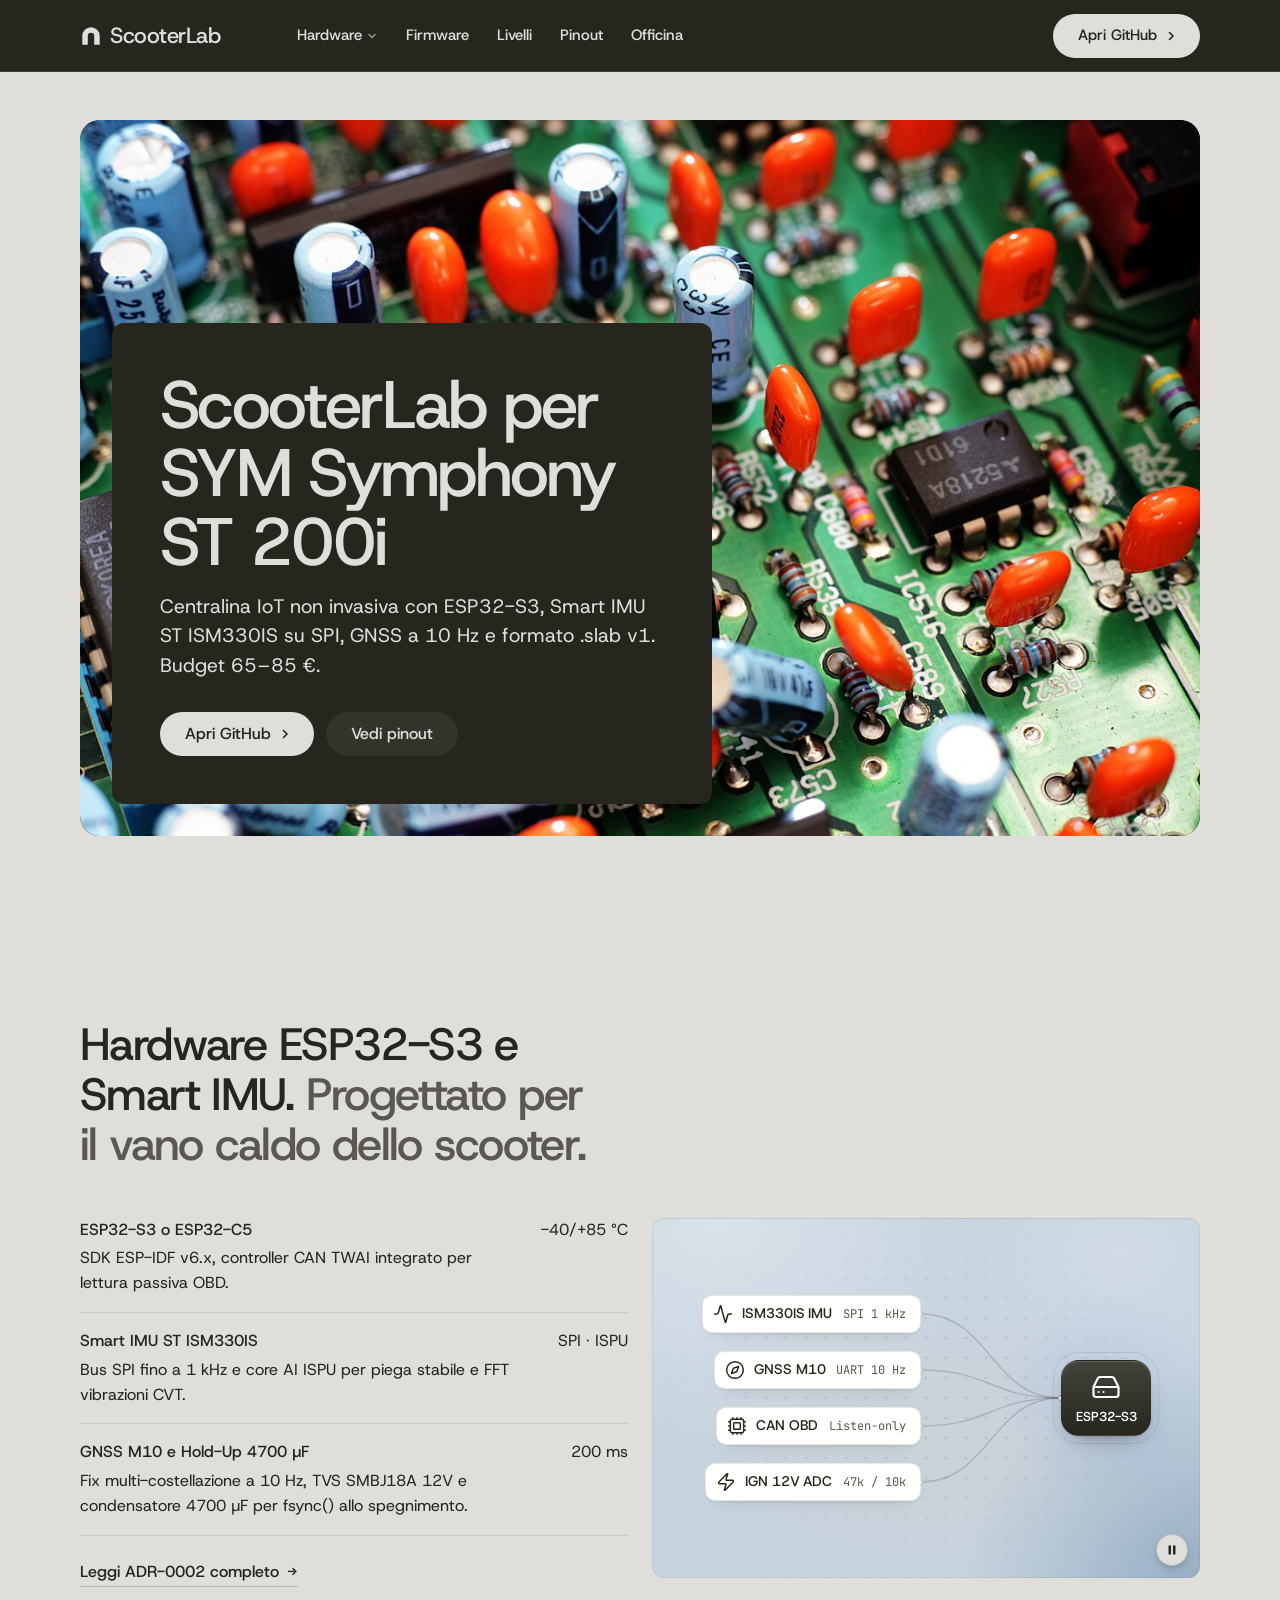
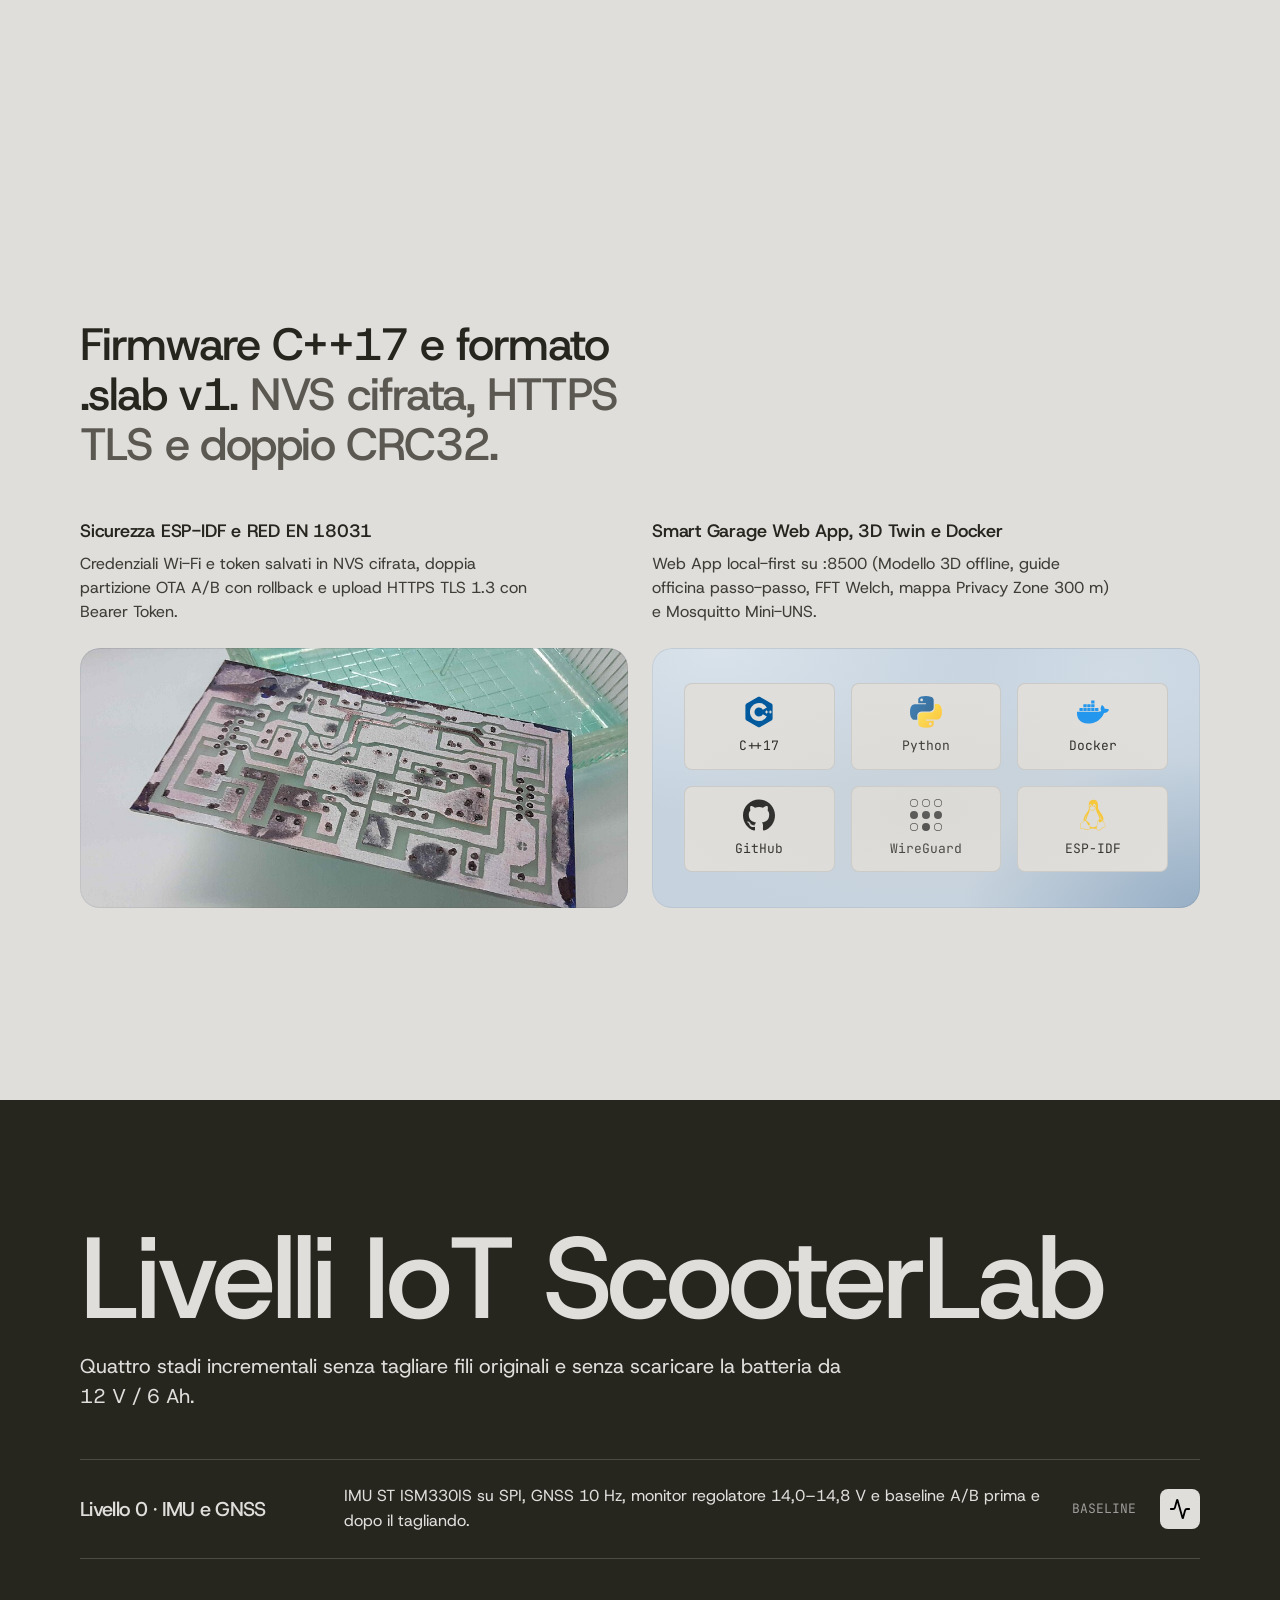
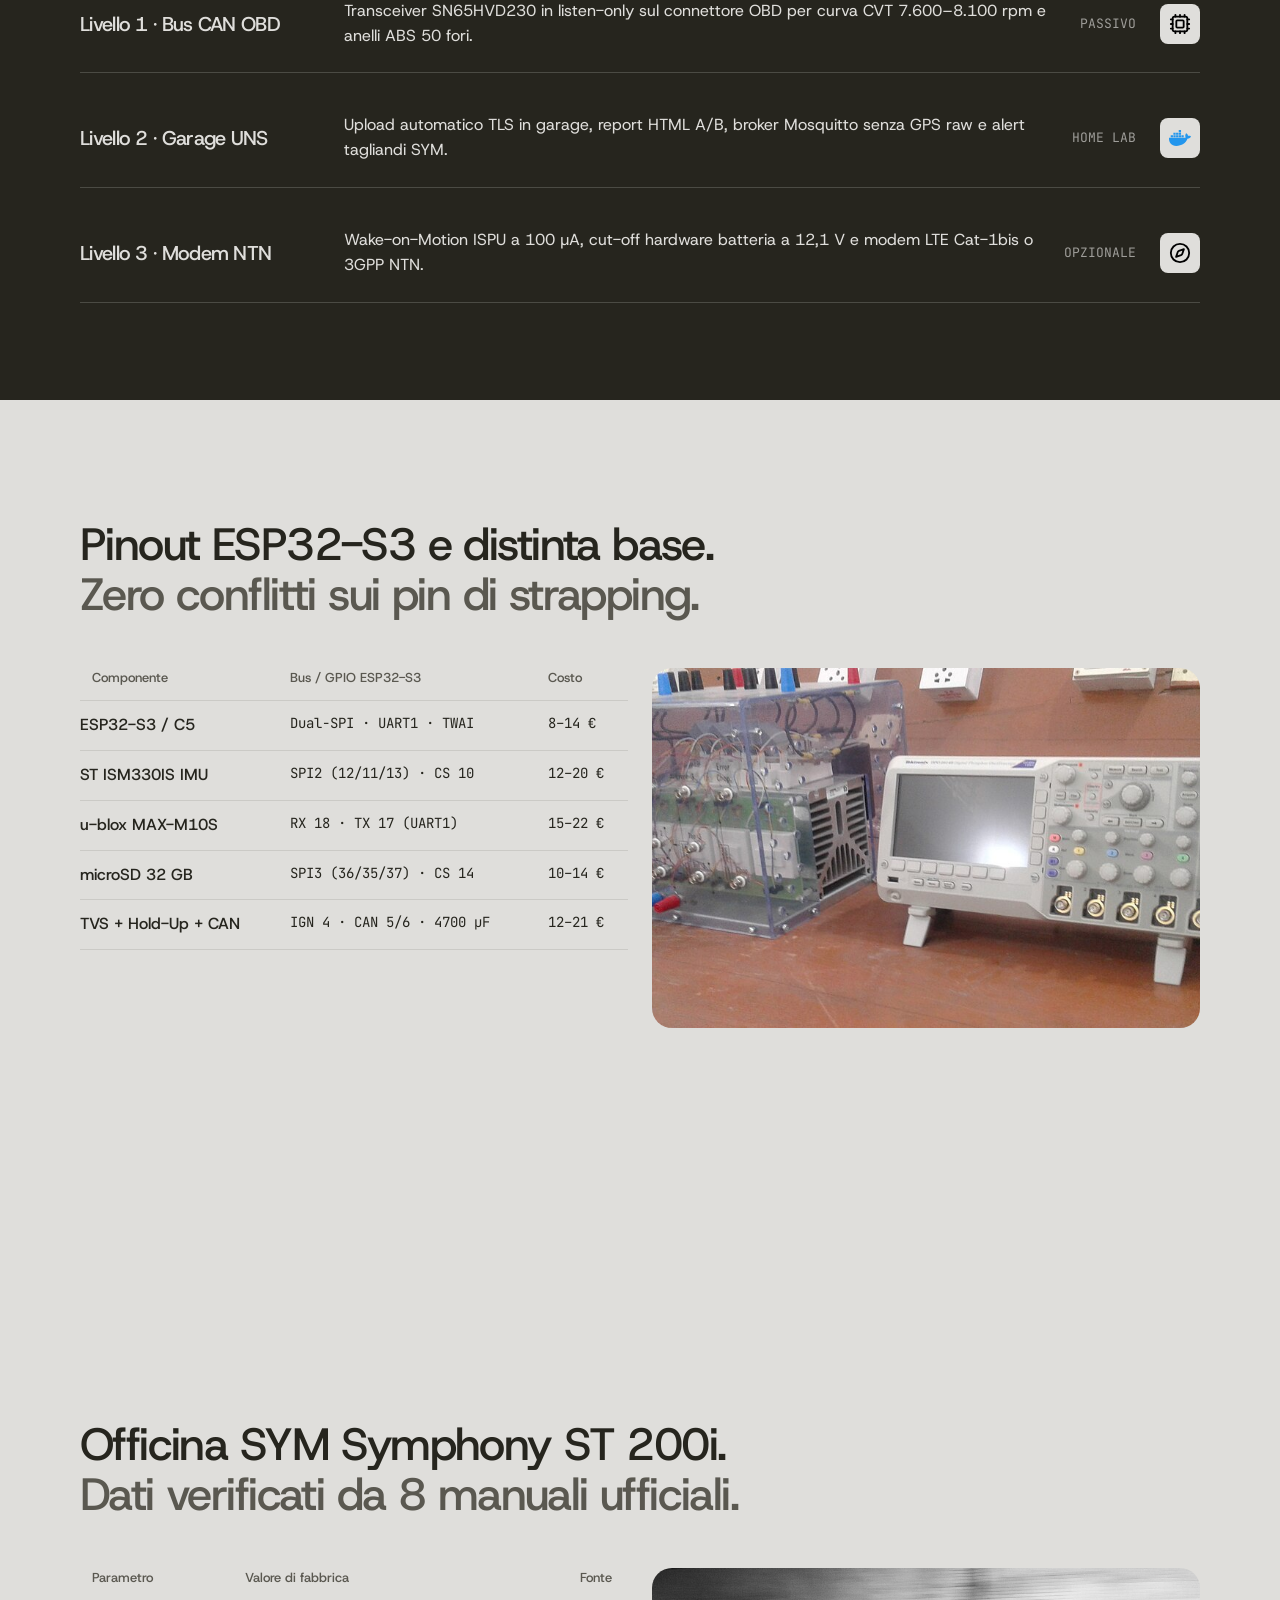
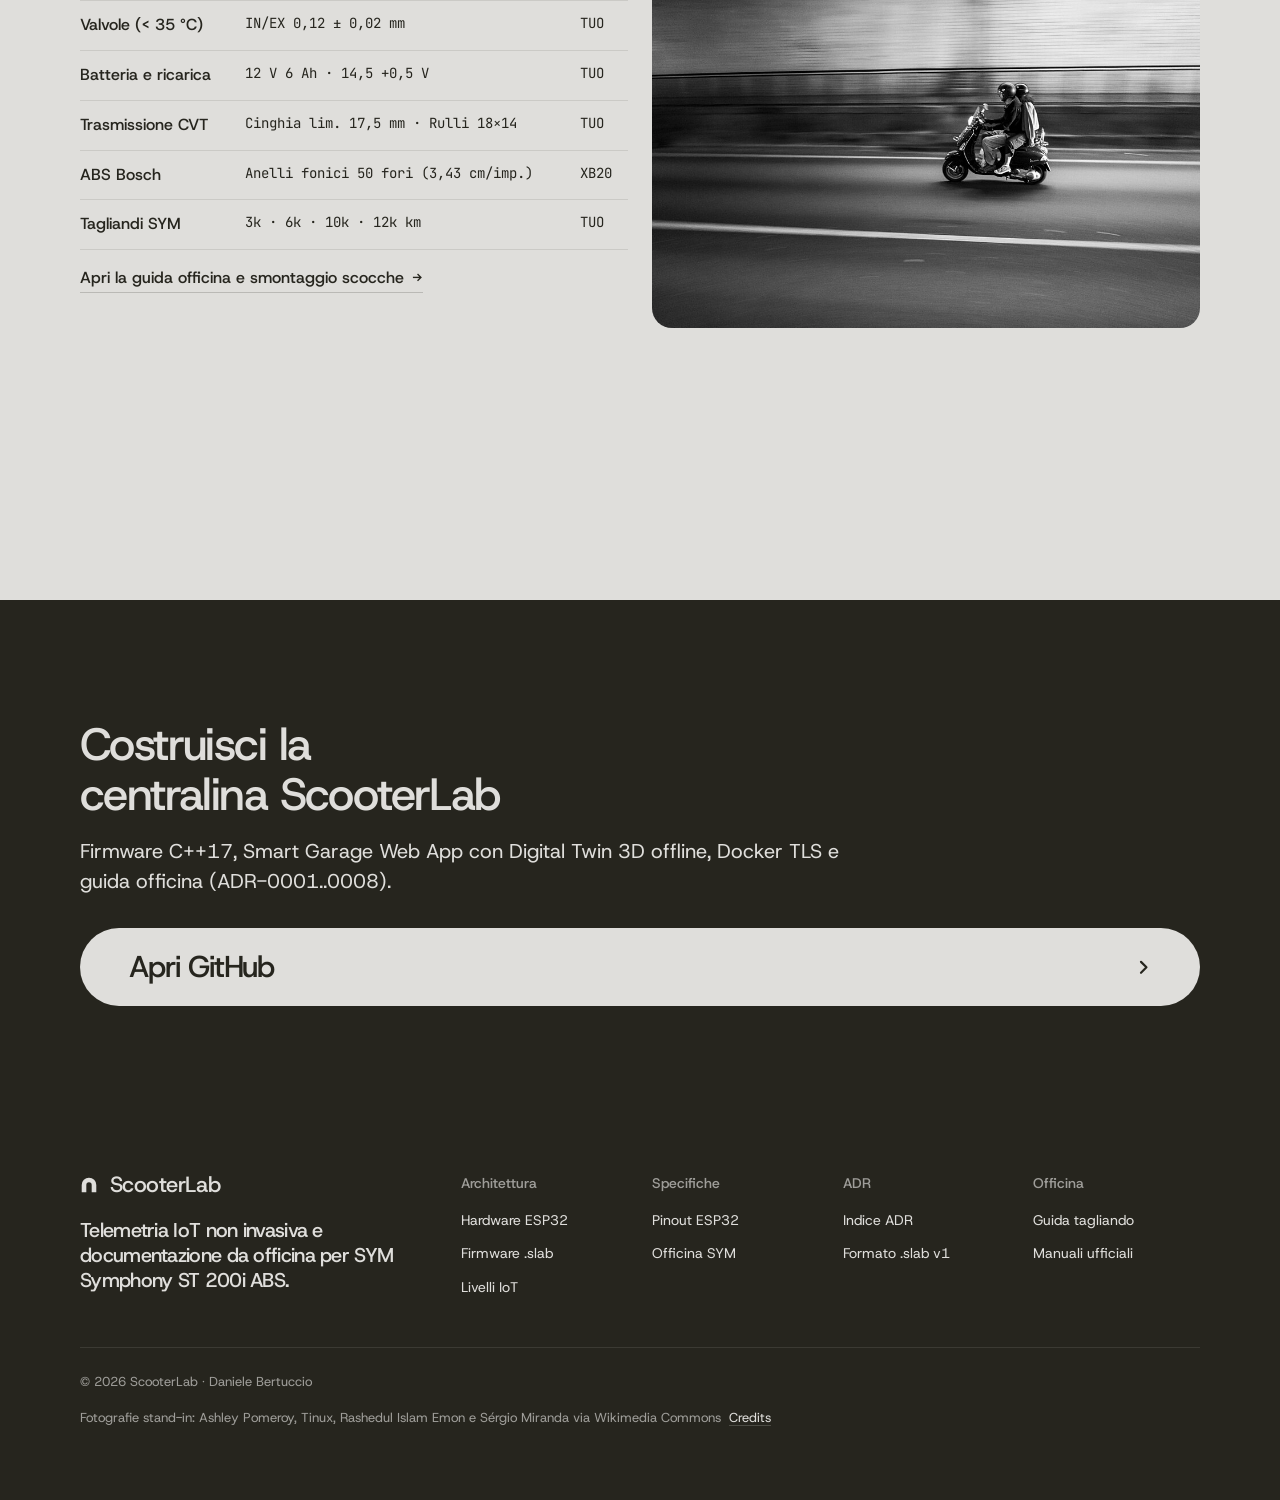
<file: index.html>
<!doctype html>
<html lang="it" data-type="product" data-radius="soft" data-ground="sky" data-buttons="pill" data-motion>
<head>
<meta charset="utf-8">
<meta name="viewport" content="width=device-width, initial-scale=1, viewport-fit=cover">
<title>ScooterLab: telemetria IoT ESP32-S3 per SYM Symphony ST 200i</title>
<meta name="description" content="Centralina di telemetria IoT non invasiva con ESP32-S3, Smart IMU ST ISM330IS su SPI, formato binario .slab v1 e sicurezza RED/CRA per SYM Symphony ST 200i ABS.">
<meta property="og:type" content="website">
<meta property="og:title" content="ScooterLab: telemetria IoT ESP32-S3 per SYM Symphony ST 200i">
<meta property="og:description" content="Architettura hardware 2026, sicurezza NVS/TLS, pipeline C++/Python .slab v1 e dati verificati da officina.">
<meta property="og:image" content="share.jpg">
<meta name="twitter:card" content="summary_large_image">
<link rel="icon" href="favicon.svg" type="image/svg+xml">
<meta name="theme-color" content="#dfdedb">
<link rel="canonical" href="https://noobucodonosor.github.io/scooterlab/">
<meta name="site-kind" content="tech">
<meta name="page-type" content="product">
<link rel="preconnect" href="https://fonts.googleapis.com">
<link rel="preconnect" href="https://fonts.gstatic.com" crossorigin>
<link href="https://fonts.googleapis.com/css2?family=Host+Grotesk:wght@400..700&family=JetBrains+Mono:wght@400..500&display=swap" rel="stylesheet">
<link rel="stylesheet" href="assets/system.css">
<link rel="stylesheet" href="assets/ui/cards.css">
<link rel="stylesheet" href="assets/motion/motion.css">
<link rel="stylesheet" href="assets/backgrounds/backgrounds.css">
<link rel="stylesheet" href="assets/layout/layout.css">
<link rel="stylesheet" href="assets/icons/icon.css">
<link rel="stylesheet" href="assets/diagrams/diagram.css">
<link rel="stylesheet" href="assets/moments/liquid-type/moment.css">
<style>
:root {
  --p-bg: #dfdedb; --p-surface: #d3d2ce; --p-ink: #26251e; --p-muted: #5a5850;
  --p-accent: #2456d6; --p-accent-ink: #ffffff; --p-action: #2456d6; --p-action-ink: #ffffff;
  --p-inv-bg: #26251e; --p-inv-surface: #313029; --p-inv-ink: #dfdedb; --p-inv-muted: #9e9d99;
  --p-inv-accent: #dfdedb; --p-inv-accent-ink: #26251e; --p-inv-action: #dfdedb; --p-inv-action-ink: #26251e;
  --font-display: "Host Grotesk", system-ui, sans-serif;
  --font-text: "Host Grotesk", system-ui, sans-serif;
  --font-mono: "JetBrains Mono", ui-monospace, "SFMono-Regular", Menlo, Consolas, monospace;
  --display-weight: 500;
  --display-tracking: -0.035em;
  --display-tracking-xl: -0.04em;
}
</style>
<script>document.documentElement.classList.add('m-enter');setTimeout(()=>document.documentElement.classList.add('m-enter-done'),700)</script>
<script src="assets/backgrounds/backgrounds.js"></script>
<script>document.documentElement.classList.add('mo-js');setTimeout(()=>document.documentElement.classList.add('mo-safe'),2500)</script>
<link rel="modulepreload" href="assets/moments/moments.js">
<link rel="modulepreload" href="assets/moments/lib.js">
<link rel="modulepreload" href="assets/moments/liquid-type/moment.js">
<style>
  #hardware .panel { --p-h: 360px; }
  #sicurezza .panel { --p-h: 260px; }
  .roadmap-list { list-style: none; margin: 0; padding: 0; display: grid; gap: var(--s-4); }
  .roadmap-item { display: grid; grid-template-columns: 240px 1fr auto 40px; gap: var(--s-5); align-items: center; padding: var(--s-5) 0; border-bottom: 1px solid rgba(223,222,219,0.2); }
  .roadmap-item:first-child { border-top: 1px solid rgba(223,222,219,0.2); }
  .roadmap-item h3 { margin: 0; font-size: var(--t-card); color: var(--p-inv-ink); }
  .roadmap-item p { margin: 0; font-size: var(--t-body); color: var(--p-inv-ink); }
  .lvl-tag { display: inline-block; font-family: var(--font-mono); font-size: var(--t-label); color: var(--p-inv-muted); white-space: nowrap; }
  .lvl-icon { width: 40px; height: 40px; border-radius: var(--r-sm); background: #dfdedb; display: grid; place-items: center; }
  .lvl-icon img { width: 22px; height: 22px; }
  @media (max-width: 1023px) {
    .roadmap-item { grid-template-columns: 1fr 40px; gap: var(--s-3); padding: var(--s-4) 0; }
    .roadmap-item p, .roadmap-item .lvl-tag { grid-column: 1; }
  }
  .stack-icons { display: grid; grid-template-columns: repeat(3, 1fr); gap: var(--s-4); padding: var(--s-6); height: 100%; align-content: center; }
  .stack-ic { display: flex; flex-direction: column; align-items: center; gap: var(--s-2); padding: var(--s-3); border-radius: var(--r-sm); background: var(--bg); border: 1px solid var(--line); }
  .stack-ic img { width: 32px; height: 32px; }
  .stack-ic span { font-family: var(--font-mono); font-size: var(--t-label); color: var(--ink); }
  /* Responsive tables (modern-web-guidance: responsive-table) */
  .table-wrapper { container-type: inline-size; max-inline-size: 100%; }
  .spec-table { width: 100%; border-collapse: separate; border-spacing: 0; font-size: var(--t-body); text-align: left; }
  .spec-table caption { position: absolute; width: 1px; height: 1px; overflow: hidden; clip-path: inset(50%); }
  .spec-table th, .spec-table td { padding: var(--s-3) var(--s-3); border-bottom: 1px solid var(--line); vertical-align: top; }
  .spec-table thead th { font-size: var(--t-label); font-weight: 500; color: var(--muted); padding-top: 0; }
  .spec-table tbody th { font-weight: 500; color: var(--ink); padding-left: 0; }
  .spec-table .mono { font-family: var(--font-mono); font-size: var(--t-small); }
  .officina-photo { position: relative; overflow: hidden; border-radius: var(--r-lg); height: 360px; }
  .officina-photo img { position: absolute; inset: 0; width: 100%; height: 100%; object-fit: cover; }
  @container (width < 520px) {
    .spec-table, .spec-table thead, .spec-table tbody, .spec-table tr, .spec-table th, .spec-table td { display: block; }
    .spec-table thead { display: none; }
    .spec-table tr { padding: var(--s-2) 0; border-bottom: 1px solid var(--line); }
    .spec-table tbody th { padding: 0 0 var(--s-1); border: 0; font-weight: 600; }
    .spec-table td { padding: 2px 0; border: 0; }
    .spec-table td::before { content: attr(data-label) ": "; font-weight: 500; color: var(--muted); }
  }
  @media (max-width: 639px) {
    #hardware .panel { --p-h: 220px; }
    #sicurezza .panel { --p-h: 190px; }
    #sicurezza { --hm: 2; }
    #roadmap { --hm: 2; }
    .officina-photo { height: 170px; }
    .spec-table tr { padding: 4px 0; }
    .spec-table { font-size: 14px; }
  }
</style>
</head>
<body>
<!-- type: product | site-kind: tech | lang: it
     deal: hero film (without play button — no film asset), palette stone-blueprint (warm stone ground & blueprint blue accent fit hardware engineering schematics), type host, nav nav-cards (nav--tone to keep one primary button style with hero), close close-type, footer footer-dark, rhythm dark-band (ground-inverse for 11.5:1 contrast), buttons pill, mark arc, ground sky
     moments: liquid-type (#roadmap) -->

<header class="nav nav--tone">
  <div class="wrap nav__bar">
    <a class="skip-link" href="#top">Vai al contenuto</a>
    <a class="nav__logo" href="#top"><span class="mark" data-mark="arc" aria-hidden="true"></span>ScooterLab</a>
    <nav class="nav__links" aria-label="Navigazione principale">
      <div class="nav__item">
        <a class="nav__link" href="#hardware">Hardware <svg class="chev" viewBox="0 0 12 12" aria-hidden="true"><path d="M3 4.5l3 3 3-3" fill="none" stroke="currentColor" stroke-width="1.5" stroke-linecap="round" stroke-linejoin="round"/></svg></a>
        <div class="nav__menu">
          <div class="wrap grid">
            <a class="menu-card span-4" href="#hardware">
              <div class="panel"><img class="frame__img" src="assets/img/photo-f131630287-500.jpg" width="500" height="333" loading="lazy" alt="Scheda elettronica embedded sul banco di prova" data-source="stand-in" data-subject="stand-in"></div>
              <span class="t-card">Architettura ESP32-S3</span>
              <span class="t-small muted">Smart IMU SPI, GNSS 10 Hz e CAN</span>
            </a>
            <a class="menu-card span-4" href="#sicurezza">
              <div class="panel"><img class="frame__img" src="assets/img/photo-f113714930-500.jpg" width="500" height="376" loading="lazy" alt="Circuito stampato con piste in rame incise" data-source="stand-in" data-subject="stand-in"></div>
              <span class="t-card">Firmware e .slab v1</span>
              <span class="t-small muted">NVS cifrata, HTTPS TLS e CRC32</span>
            </a>
            <a class="menu-card span-4" href="#officina">
              <div class="panel"><img class="frame__img" src="assets/img/photo-f107726384-500.jpg" width="500" height="333" loading="lazy" alt="Scooter urbano parcheggiato su strada cittadina" data-source="stand-in" data-subject="stand-in"></div>
              <span class="t-card">Officina SYM 200i</span>
              <span class="t-small muted">Valvole, ricarica e tagliandi</span>
            </a>
          </div>
        </div>
      </div>
      <div class="nav__item"><a class="nav__link" href="#sicurezza">Firmware</a></div>
      <div class="nav__item"><a class="nav__link" href="#roadmap">Livelli</a></div>
      <div class="nav__item"><a class="nav__link" href="#bom">Pinout</a></div>
      <div class="nav__item"><a class="nav__link" href="#officina">Officina</a></div>
    </nav>
    <div class="nav__actions">
      <a class="btn btn--primary" href="https://github.com/Noobucodonosor/scooterlab">Apri GitHub</a>
    </div>
    <button class="nav__toggle" type="button" aria-expanded="false" aria-label="Menu">
      <svg width="18" height="18" viewBox="0 0 18 18" aria-hidden="true"><path d="M2 5h14M2 13h14" stroke="currentColor" stroke-width="1.6" stroke-linecap="round"/></svg>
    </button>
  </div>
</header>

<main id="top">
  <section class="hero hero--film" data-enter aria-labelledby="hero-h">
    <div class="wrap"><div class="hero-text hero__in">
      <div class="hero__media hero__fill">
        <img src="assets/img/photo-f131630287-1280.jpg" width="1280" height="853" alt="Circuito stampato embedded fotografato dall'alto sul banco di sviluppo" style="--ly-pos: 50% 45%; --ly-pos-phone: 50% 40%" fetchpriority="high" decoding="async" data-phone-fill data-source="stand-in" data-subject="stand-in">
        <div class="hero__over">
          <div>
            <h1 id="hero-h">ScooterLab per SYM Symphony ST 200i</h1>
            <p class="hero__lead">Centralina IoT non invasiva con ESP32-S3, Smart IMU ST ISM330IS su SPI, GNSS a 10 Hz e formato .slab v1. Budget 65–85 €.</p>
            <div class="btn-row">
              <a class="btn btn--primary" href="https://github.com/Noobucodonosor/scooterlab">Apri GitHub<svg class="m-arrow" viewBox="0 0 12 12" aria-hidden="true"><path class="m-arrow__stem" d="M1 6h8"/><path class="m-arrow__head" d="M4.5 2.5 8 6l-3.5 3.5"/></svg></a>
              <a class="btn btn--secondary" href="#bom">Vedi pinout</a>
            </div>
          </div>
        </div>
      </div>
    </div></div>
  </section>

  <section class="section" id="hardware" aria-labelledby="hardware-h">
    <div class="wrap">
      <div class="section-head">
        <h2 id="hardware-h">Hardware ESP32-S3 e Smart IMU. <span class="muted">Progettato per il vano caldo dello scooter.</span></h2>
      </div>
      <div class="grid grid--middle">
        <div class="span-6 stack-5">
          <ul class="rows">
            <li><span class="rows__name">ESP32-S3 o ESP32-C5</span><p>SDK ESP-IDF v6.x, controller CAN TWAI integrato per lettura passiva OBD.</p><span class="rows__value">-40/+85 °C</span></li>
            <li><span class="rows__name">Smart IMU ST ISM330IS</span><p>Bus SPI fino a 1 kHz e core AI ISPU per piega stabile e FFT vibrazioni CVT.</p><span class="rows__value">SPI · ISPU</span></li>
            <li><span class="rows__name">GNSS M10 e Hold-Up 4700 µF</span><p>Fix multi-costellazione a 10 Hz, TVS SMBJ18A 12V e condensatore 4700 µF per fsync() allo spegnimento.</p><span class="rows__value">200 ms</span></li>
          </ul>
          <p><a class="link" href="https://github.com/Noobucodonosor/scooterlab/blob/main/docs/adr/0002-aggiornamento-hardware-sensori-2026.md">Leggi ADR-0002 completo</a></p>
        </div>
        <div class="span-6 start-7">
          <div class="panel">
            <div class="dg" data-diagram><script type="application/json">{
              "layout": "fanin",
              "ground": "dots",
              "alt": "Sensori SPI, GNSS UART, CAN OBD e monitor tensione convergono su ESP32-S3 verso microSD e server HTTPS.",
              "sources": [
                {"label": "ISM330IS IMU", "meta": "SPI 1 kHz", "icon": "ui:activity"},
                {"label": "GNSS M10", "meta": "UART 10 Hz", "icon": "ui:compass"},
                {"label": "CAN OBD", "meta": "Listen-only", "icon": "ui:cpu"},
                {"label": "IGN 12V ADC", "meta": "47k / 10k", "icon": "ui:zap"}
              ],
              "target": {"label": "ESP32-S3", "meta": ".slab v1 + TLS", "icon": "ui:hard-drive"}
            }</script></div>
          </div>
        </div>
      </div>
    </div>
  </section>

  <section class="section" id="sicurezza" aria-labelledby="sicurezza-h">
    <div class="wrap">
      <div class="section-head">
        <h2 id="sicurezza-h">Firmware C++17 e formato .slab v1. <span class="muted">NVS cifrata, HTTPS TLS e doppio CRC32.</span></h2>
      </div>
      <div class="grid">
        <article class="card card--row card--open span-6">
          <h3>Sicurezza ESP-IDF e RED EN 18031</h3>
          <p>Credenziali Wi-Fi e token salvati in NVS cifrata, doppia partizione OTA A/B con rollback e upload HTTPS TLS 1.3 con Bearer Token.</p>
          <div class="panel">
            <img class="frame__img" src="assets/img/photo-f113714930.jpg" srcset="assets/img/photo-f113714930-500.jpg 500w, assets/img/photo-f113714930-960.jpg 960w, assets/img/photo-f113714930.jpg 1280w" sizes="(max-width: 639px) 166vw, (max-width: 1023px) 100vw, 50vw" width="1280" height="962" alt="Dettaglio ravvicinato di piste in rame su scheda elettronica prototipale" loading="lazy" decoding="async" data-source="stand-in" data-subject="stand-in">
          </div>
        </article>
        <article class="card card--row card--open span-6">
          <h3>Smart Garage Web App, 3D Twin e Docker</h3>
          <p>Web App local-first su :8500 (Modello 3D offline, guide officina passo-passo, FFT Welch, mappa Privacy Zone 300 m) e Mosquitto Mini-UNS.</p>
          <div class="panel">
            <div class="stack-icons">
              <div class="stack-ic"><img src="assets/icons/cplusplus.svg" width="32" height="32" loading="lazy" alt="C++17"><span>C++17</span></div>
              <div class="stack-ic"><img src="assets/icons/python.svg" width="32" height="32" loading="lazy" alt="Python"><span>Python</span></div>
              <div class="stack-ic"><img src="assets/icons/docker.svg" width="32" height="32" loading="lazy" alt="Docker"><span>Docker</span></div>
              <div class="stack-ic"><img src="assets/icons/github.svg" width="32" height="32" loading="lazy" alt="GitHub"><span>GitHub</span></div>
              <div class="stack-ic"><img src="assets/icons/tailscale.svg" width="32" height="32" loading="lazy" alt="Tailscale"><span>WireGuard</span></div>
              <div class="stack-ic"><img src="assets/icons/linux.svg" width="32" height="32" loading="lazy" alt="Linux"><span>ESP-IDF</span></div>
            </div>
          </div>
        </article>
      </div>
    </div>
  </section>

  <section class="section ground-inverse" id="roadmap" aria-labelledby="roadmap-h">
    <div class="wrap">
      <div class="section-head" data-moment="liquid-type" style="max-width:none">
        <h2 id="roadmap-h" class="mo-lt__type">Livelli IoT ScooterLab</h2>
        <p>Quattro stadi incrementali senza tagliare fili originali e senza scaricare la batteria da 12&nbsp;V / 6&nbsp;Ah.</p>
      </div>
      <ol class="roadmap-list">
        <li class="roadmap-item">
          <h3>Livello 0 · IMU e GNSS</h3>
          <p>IMU ST ISM330IS su SPI, GNSS 10&nbsp;Hz, monitor regolatore 14,0–14,8&nbsp;V e baseline A/B prima e dopo il tagliando.</p>
          <span class="lvl-tag">BASELINE</span>
          <div class="lvl-icon"><img src="assets/icons/ui-activity.svg" width="22" height="22" loading="lazy" alt="Telemetria IMU"></div>
        </li>
        <li class="roadmap-item">
          <h3>Livello 1 · Bus CAN OBD</h3>
          <p>Transceiver SN65HVD230 in listen-only sul connettore OBD per curva CVT 7.600–8.100&nbsp;rpm e anelli ABS 50&nbsp;fori.</p>
          <span class="lvl-tag">PASSIVO</span>
          <div class="lvl-icon"><img src="assets/icons/ui-cpu.svg" width="22" height="22" loading="lazy" alt="Bus CAN OBD"></div>
        </li>
        <li class="roadmap-item">
          <h3>Livello 2 · Garage UNS</h3>
          <p>Upload automatico TLS in garage, report HTML A/B, broker Mosquitto senza GPS raw e alert tagliandi SYM.</p>
          <span class="lvl-tag">HOME LAB</span>
          <div class="lvl-icon"><img src="assets/icons/docker.svg" width="22" height="22" loading="lazy" alt="Docker Garage"></div>
        </li>
        <li class="roadmap-item">
          <h3>Livello 3 · Modem NTN</h3>
          <p>Wake-on-Motion ISPU a 100&nbsp;µA, cut-off hardware batteria a 12,1&nbsp;V e modem LTE Cat-1bis o 3GPP NTN.</p>
          <span class="lvl-tag">OPZIONALE</span>
          <div class="lvl-icon"><img src="assets/icons/ui-compass.svg" width="22" height="22" loading="lazy" alt="Modem NTN"></div>
        </li>
      </ol>
    </div>
  </section>

  <section class="section" id="bom" aria-labelledby="bom-h">
    <div class="wrap">
      <div class="section-head">
        <h2 id="bom-h">Pinout ESP32-S3 e distinta base. <span class="muted">Zero conflitti sui pin di strapping.</span></h2>
      </div>
      <div class="grid grid--middle">
        <div class="span-6">
          <div tabindex="0" role="region" aria-labelledby="bom-cap" class="table-wrapper">
            <table class="spec-table">
              <caption id="bom-cap">Distinta base hardware Revisione 2 e pinout ESP32-S3</caption>
              <thead>
                <tr><th>Componente</th><th>Bus / GPIO ESP32-S3</th><th>Costo</th></tr>
              </thead>
              <tbody>
                <tr><th scope="row">ESP32-S3 / C5</th><td class="mono" data-label="GPIO">Dual-SPI · UART1 · TWAI</td><td class="mono" data-label="Costo">8–14 €</td></tr>
                <tr><th scope="row">ST ISM330IS IMU</th><td class="mono" data-label="GPIO">SPI2 (12/11/13) · CS 10</td><td class="mono" data-label="Costo">12–20 €</td></tr>
                <tr><th scope="row">u-blox MAX-M10S</th><td class="mono" data-label="GPIO">RX 18 · TX 17 (UART1)</td><td class="mono" data-label="Costo">15–22 €</td></tr>
                <tr><th scope="row">microSD 32 GB</th><td class="mono" data-label="GPIO">SPI3 (36/35/37) · CS 14</td><td class="mono" data-label="Costo">10–14 €</td></tr>
                <tr><th scope="row">TVS + Hold-Up + CAN</th><td class="mono" data-label="GPIO">IGN 4 · CAN 5/6 · 4700 µF</td><td class="mono" data-label="Costo">12–21 €</td></tr>
              </tbody>
            </table>
          </div>
        </div>
        <div class="span-6 start-7">
          <div class="officina-photo">
            <img src="assets/img/photo-f80338924.jpg" srcset="assets/img/photo-f80338924-500.jpg 500w, assets/img/photo-f80338924-960.jpg 960w, assets/img/photo-f80338924.jpg 1280w" sizes="(max-width: 639px) 188vw, (max-width: 1023px) 100vw, 48vw" width="1280" height="653" alt="Oscilloscopio digitale da banco per verifica segnali SPI e alimentazione" loading="lazy" decoding="async" data-source="stand-in" data-subject="stand-in">
          </div>
        </div>
      </div>
    </div>
  </section>

  <section class="section" id="officina" aria-labelledby="officina-h">
    <div class="wrap">
      <div class="section-head">
        <h2 id="officina-h">Officina SYM Symphony ST 200i. <span class="muted">Dati verificati da 8 manuali ufficiali.</span></h2>
      </div>
      <div class="grid grid--middle">
        <div class="span-6 stack-4">
          <div tabindex="0" role="region" aria-labelledby="sym-cap" class="table-wrapper">
            <table class="spec-table">
              <caption id="sym-cap">Parametri meccanici ed elettrici verificati SYM Symphony ST 200i ABS</caption>
              <thead>
                <tr><th>Parametro</th><th>Valore di fabbrica</th><th>Fonte</th></tr>
              </thead>
              <tbody>
                <tr><th scope="row">Valvole (&lt; 35 °C)</th><td class="mono" data-label="Valore">IN/EX 0,12 ± 0,02 mm</td><td class="mono" data-label="Fonte">TUO</td></tr>
                <tr><th scope="row">Batteria e ricarica</th><td class="mono" data-label="Valore">12 V 6 Ah · 14,5 +0,5 V</td><td class="mono" data-label="Fonte">TUO</td></tr>
                <tr><th scope="row">Trasmissione CVT</th><td class="mono" data-label="Valore">Cinghia lim. 17,5 mm · Rulli 18×14</td><td class="mono" data-label="Fonte">TUO</td></tr>
                <tr><th scope="row">ABS Bosch</th><td class="mono" data-label="Valore">Anelli fonici 50 fori (3,43 cm/imp.)</td><td class="mono" data-label="Fonte">XB20</td></tr>
                <tr><th scope="row">Tagliandi SYM</th><td class="mono" data-label="Valore">3k · 6k · 10k · 12k km</td><td class="mono" data-label="Fonte">TUO</td></tr>
              </tbody>
            </table>
          </div>
          <p><a class="link" href="https://github.com/Noobucodonosor/scooterlab/blob/main/docs/05-guida-officina-manutenzione-smontaggio.md">Apri la guida officina e smontaggio scocche</a></p>
        </div>
        <div class="span-6 start-7">
          <div class="officina-photo">
            <img src="assets/img/photo-f107726384.jpg" srcset="assets/img/photo-f107726384-500.jpg 500w, assets/img/photo-f107726384-960.jpg 960w, assets/img/photo-f107726384.jpg 1280w" sizes="(max-width: 639px) 188vw, (max-width: 1023px) 100vw, 48vw" width="1280" height="853" alt="Scooter urbano parcheggiato sul bordo della carreggiata" loading="lazy" decoding="async" data-source="stand-in" data-subject="stand-in">
          </div>
        </div>
      </div>
    </div>
  </section>
</main>

<footer class="footer closing footer--dark ground-inverse" id="contact" aria-labelledby="close-h">
  <div class="wrap">
    <div class="closing__cta close--type">
      <div class="section-head">
        <h2 id="close-h">Costruisci la centralina ScooterLab</h2>
        <p>Firmware C++17, Smart Garage Web App con Digital Twin 3D offline, Docker TLS e guida officina (ADR-0001..0008).</p>
      </div>
      <a class="btn btn--primary btn--xl btn--wide" href="https://github.com/Noobucodonosor/scooterlab">Apri GitHub<svg class="m-arrow" viewBox="0 0 12 12" aria-hidden="true"><path class="m-arrow__stem" d="M1 6h8"/><path class="m-arrow__head" d="M4.5 2.5 8 6l-3.5 3.5"/></svg></a>
    </div>
    <div class="closing__links">
      <div class="grid">
        <div class="span-4 stack-4">
          <a class="nav__logo" href="#top"><span class="mark" data-mark="arc" aria-hidden="true"></span>ScooterLab</a>
          <p class="footer__lede">Telemetria IoT non invasiva e documentazione da officina per SYM Symphony ST 200i ABS.</p>
        </div>
        <div class="span-2 footer__col"><h3>Architettura</h3><ul><li><a href="#hardware">Hardware ESP32</a></li><li><a href="#sicurezza">Firmware .slab</a></li><li><a href="#roadmap">Livelli IoT</a></li></ul></div>
        <div class="span-2 footer__col"><h3>Specifiche</h3><ul><li><a href="#bom">Pinout ESP32</a></li><li><a href="#officina">Officina SYM</a></li></ul></div>
        <div class="span-2 footer__col"><h3>ADR</h3><ul><li><a href="https://github.com/Noobucodonosor/scooterlab/blob/main/docs/adr/README.md">Indice ADR</a></li><li><a href="https://github.com/Noobucodonosor/scooterlab/blob/main/docs/04-formato-slab.md">Formato .slab v1</a></li></ul></div>
        <div class="span-2 footer__col"><h3>Officina</h3><ul><li><a href="https://github.com/Noobucodonosor/scooterlab/blob/main/docs/05-guida-officina-manutenzione-smontaggio.md">Guida tagliando</a></li><li><a href="https://github.com/Noobucodonosor/scooterlab/blob/main/docs/03-manuali-e-fonti.md">Manuali ufficiali</a></li></ul></div>
      </div>
      <div class="footer__legal">
        <span>&copy; 2026 ScooterLab · Daniele Bertuccio</span>
        <details class="credits"><summary>Fotografie stand-in: Ashley Pomeroy, Tinux, Rashedul Islam Emon e Sérgio Miranda via Wikimedia Commons</summary><p>Printed Circuit Board 9990 di Ashley Pomeroy (CC BY 4.0); Circuit board after manual etching di Tinux (CC0); Oscilloscope front view di Rashedul Islam Emon (CC BY-SA 4.0); Go scooter, go di Sérgio Miranda (CC BY 2.0); tutte via Wikimedia Commons.</p></details>
      </div>
    </div>
  </div>
</footer>

<script type="module" src="assets/system.js"></script>
<script type="module" src="assets/motion/motion.js"></script>
<script type="module" src="assets/layout/layout.js"></script>
<script type="module" src="assets/diagrams/mount.js"></script>
</body>
</html>
</file>
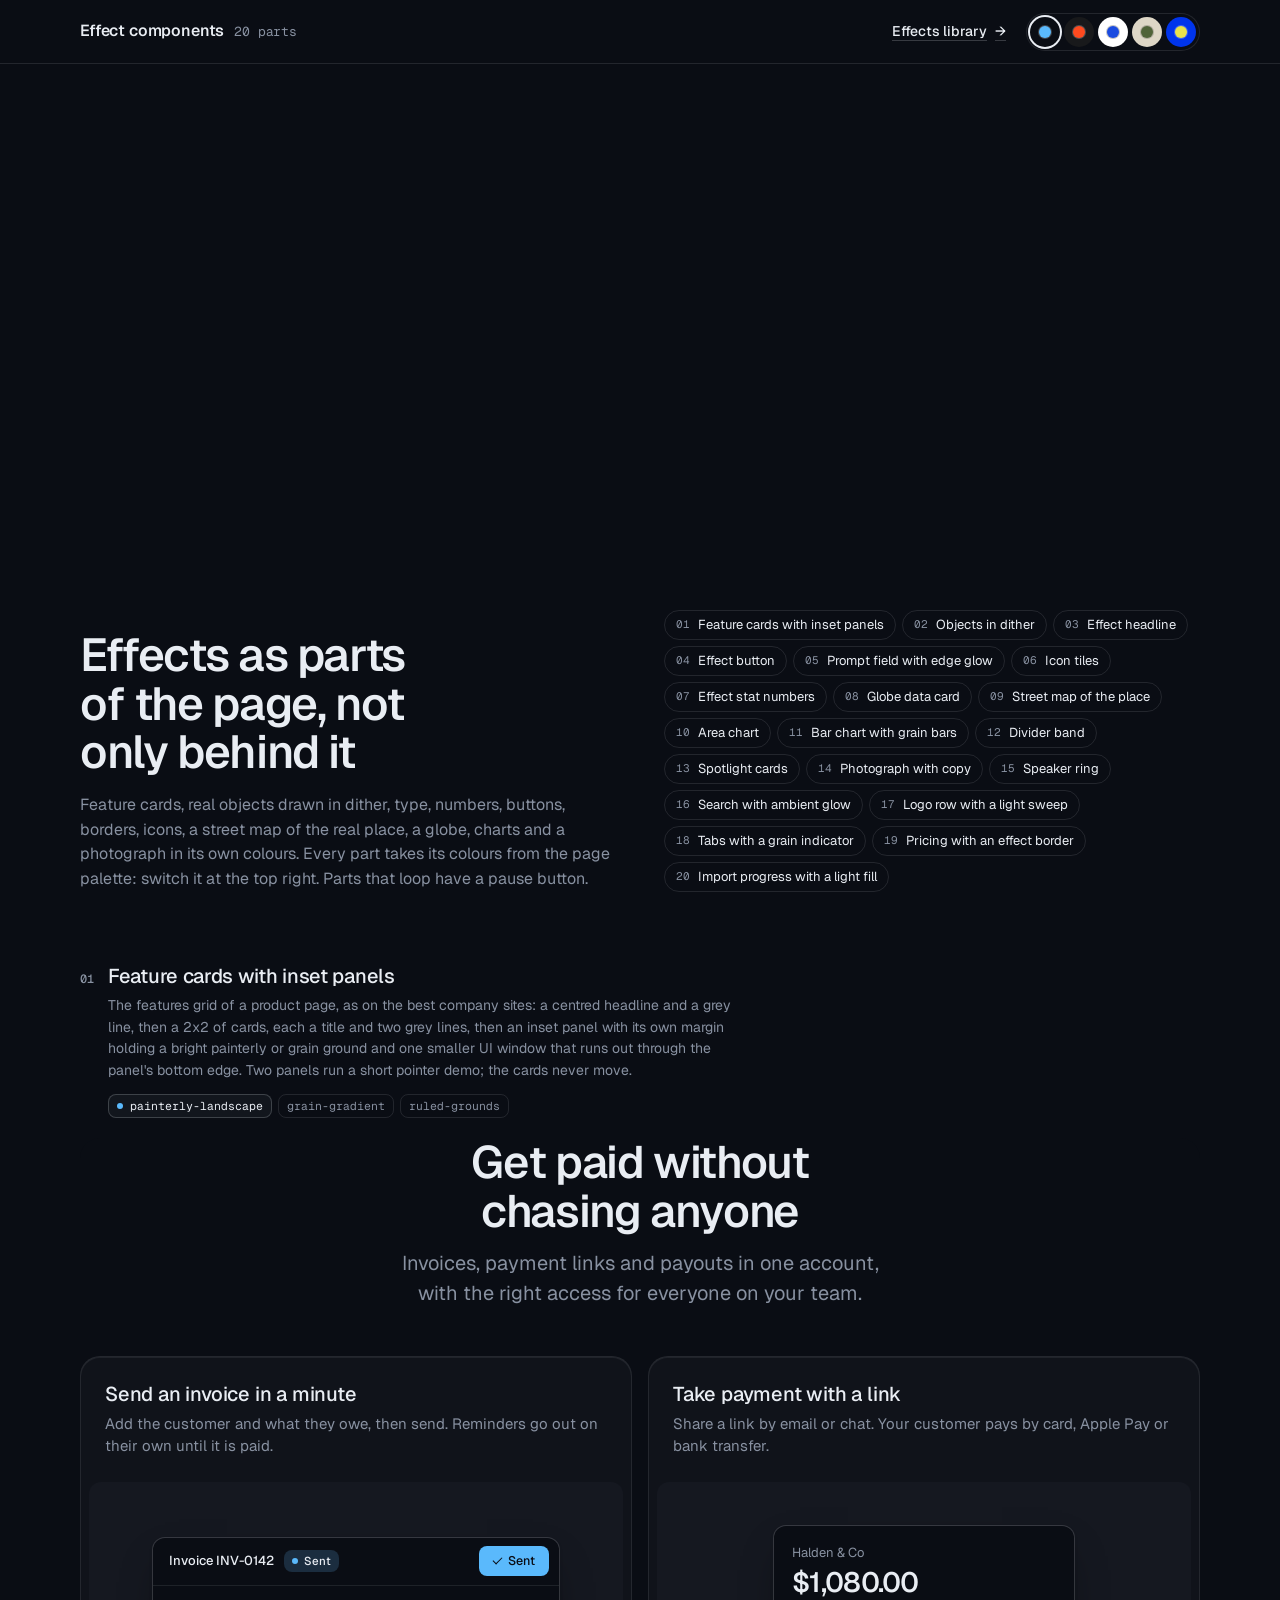
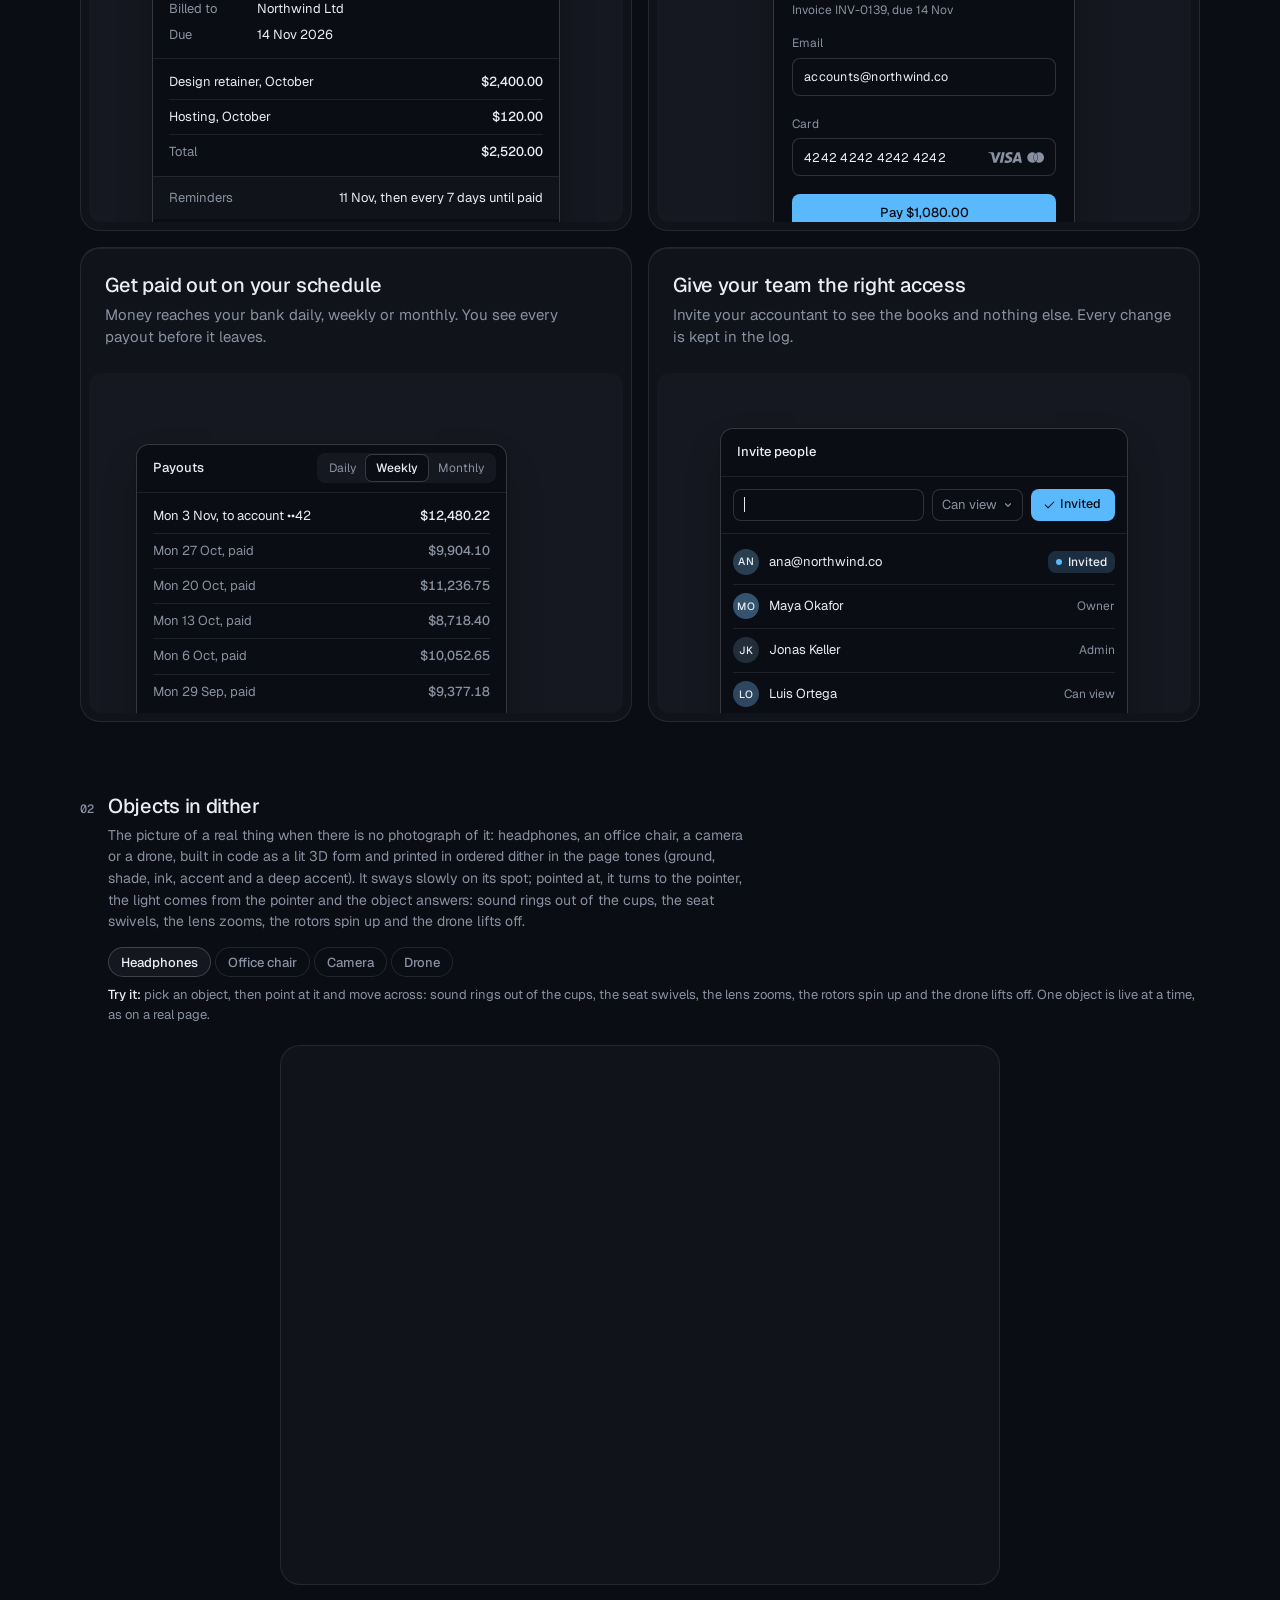
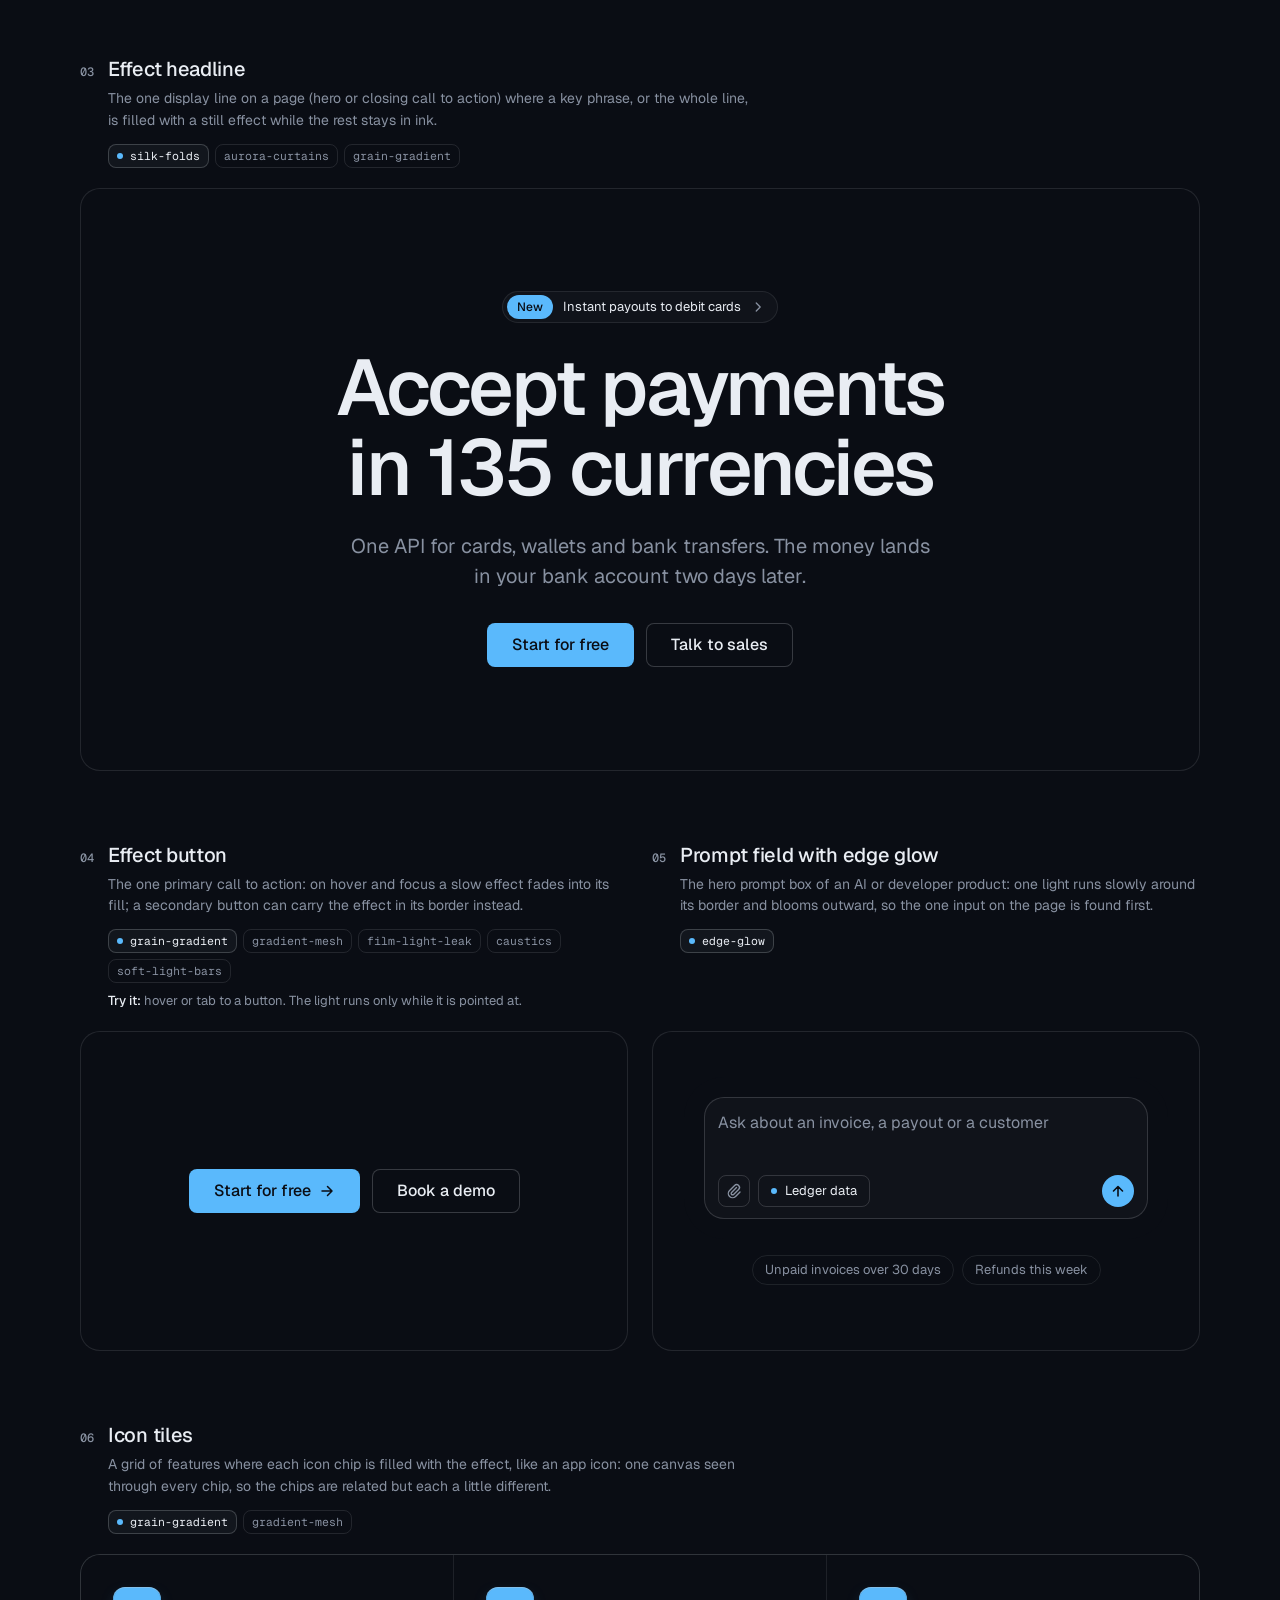
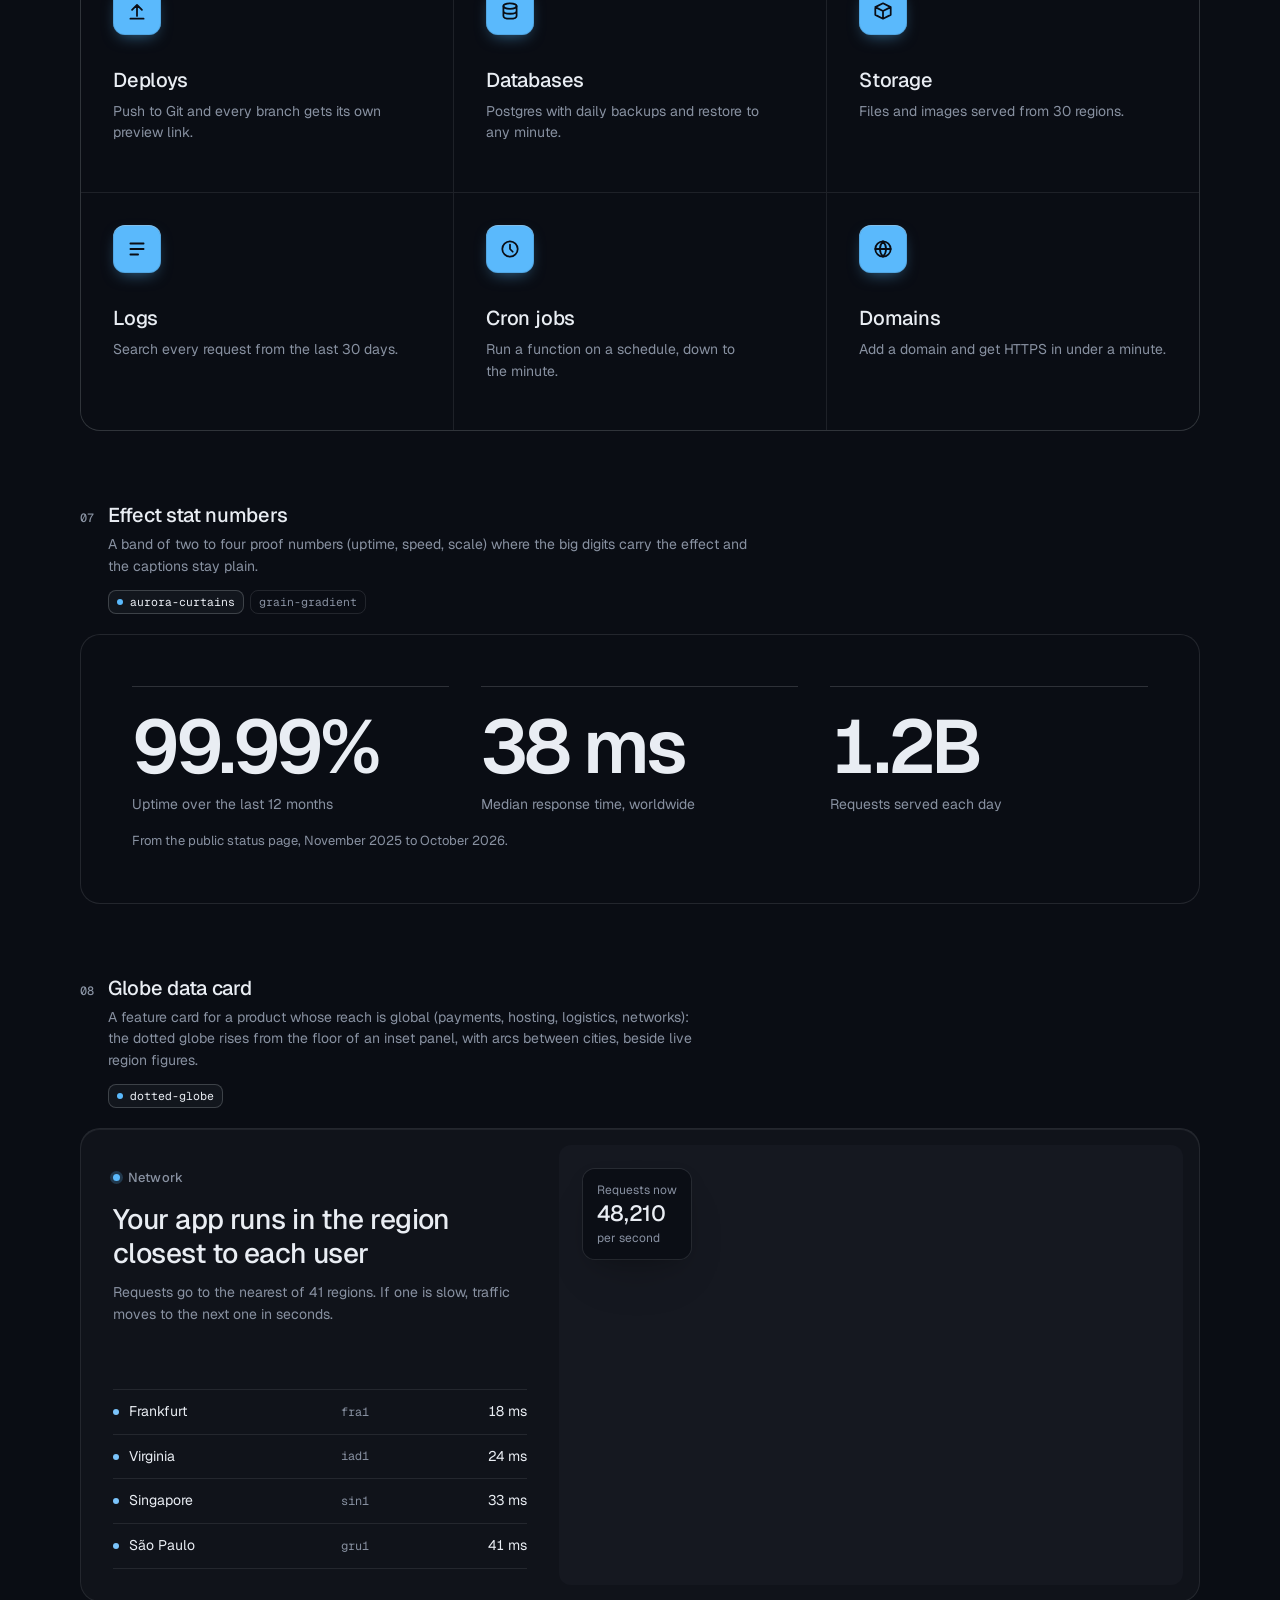
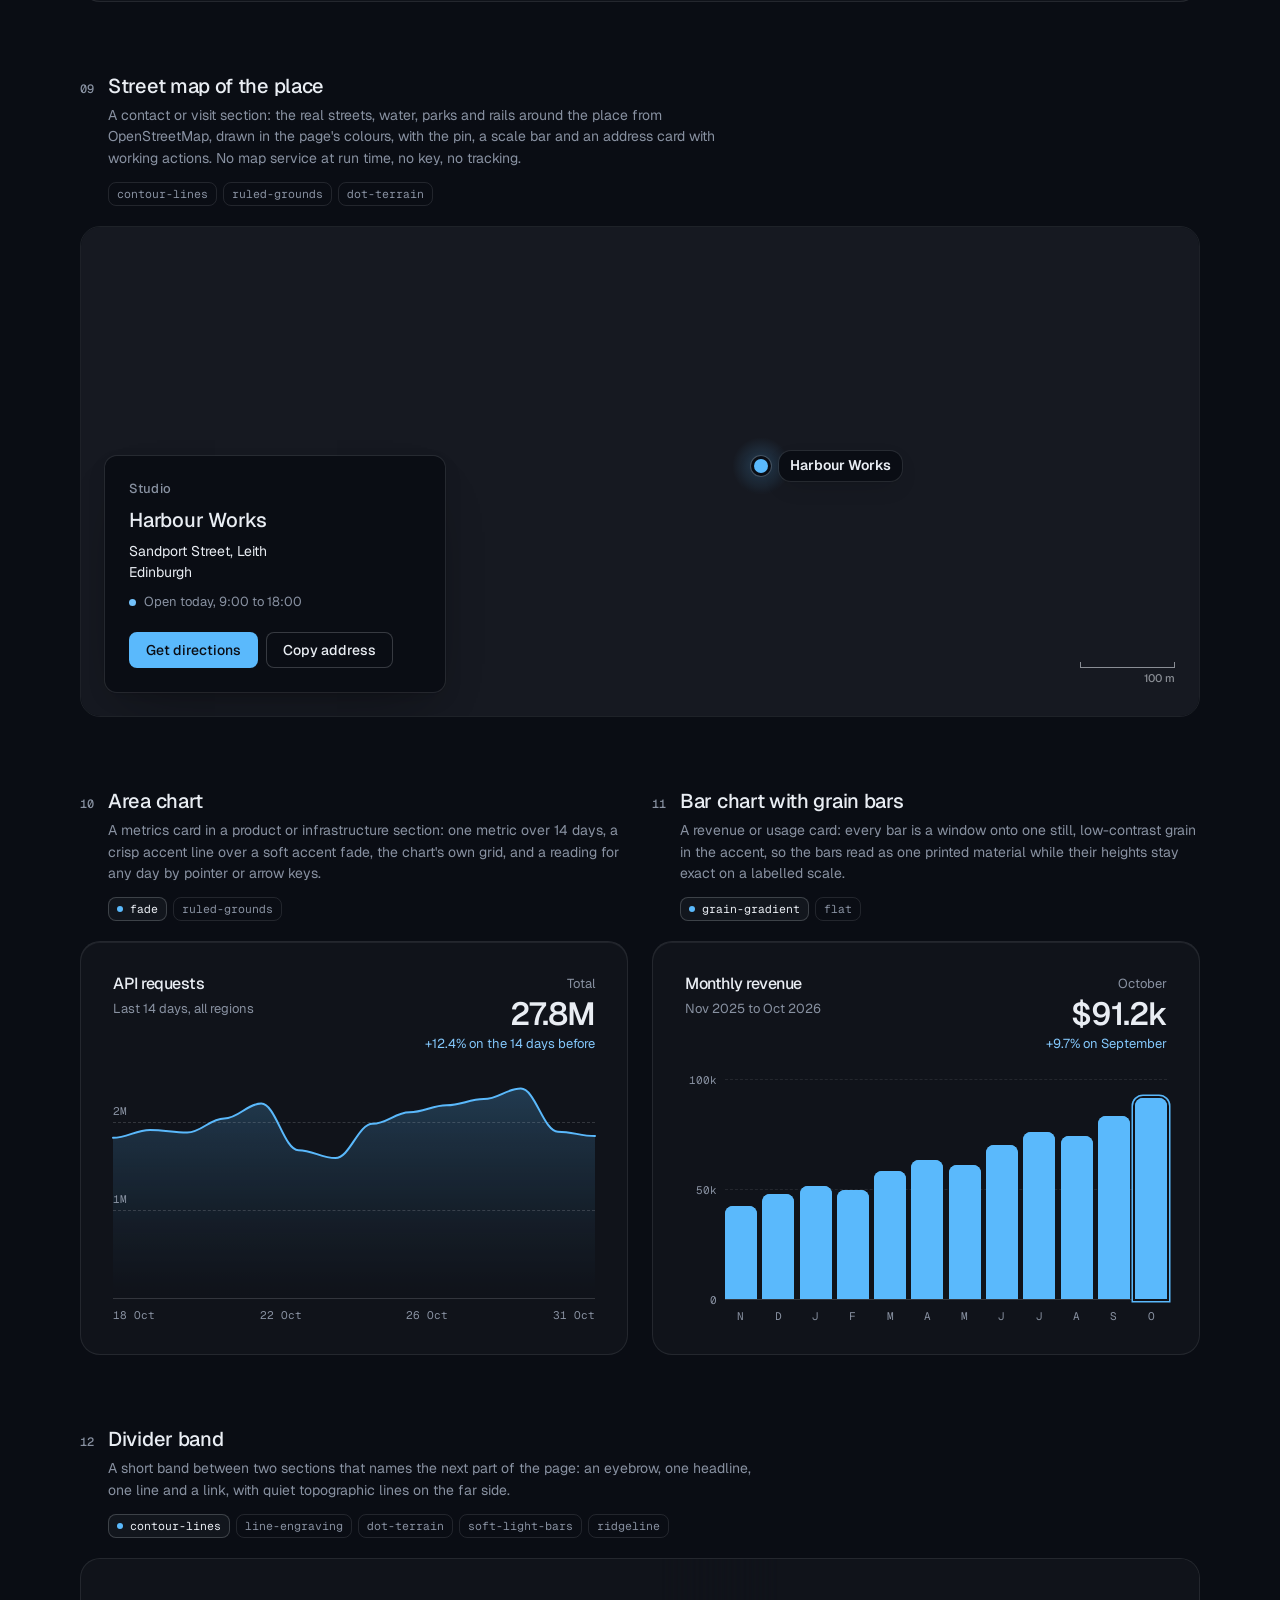
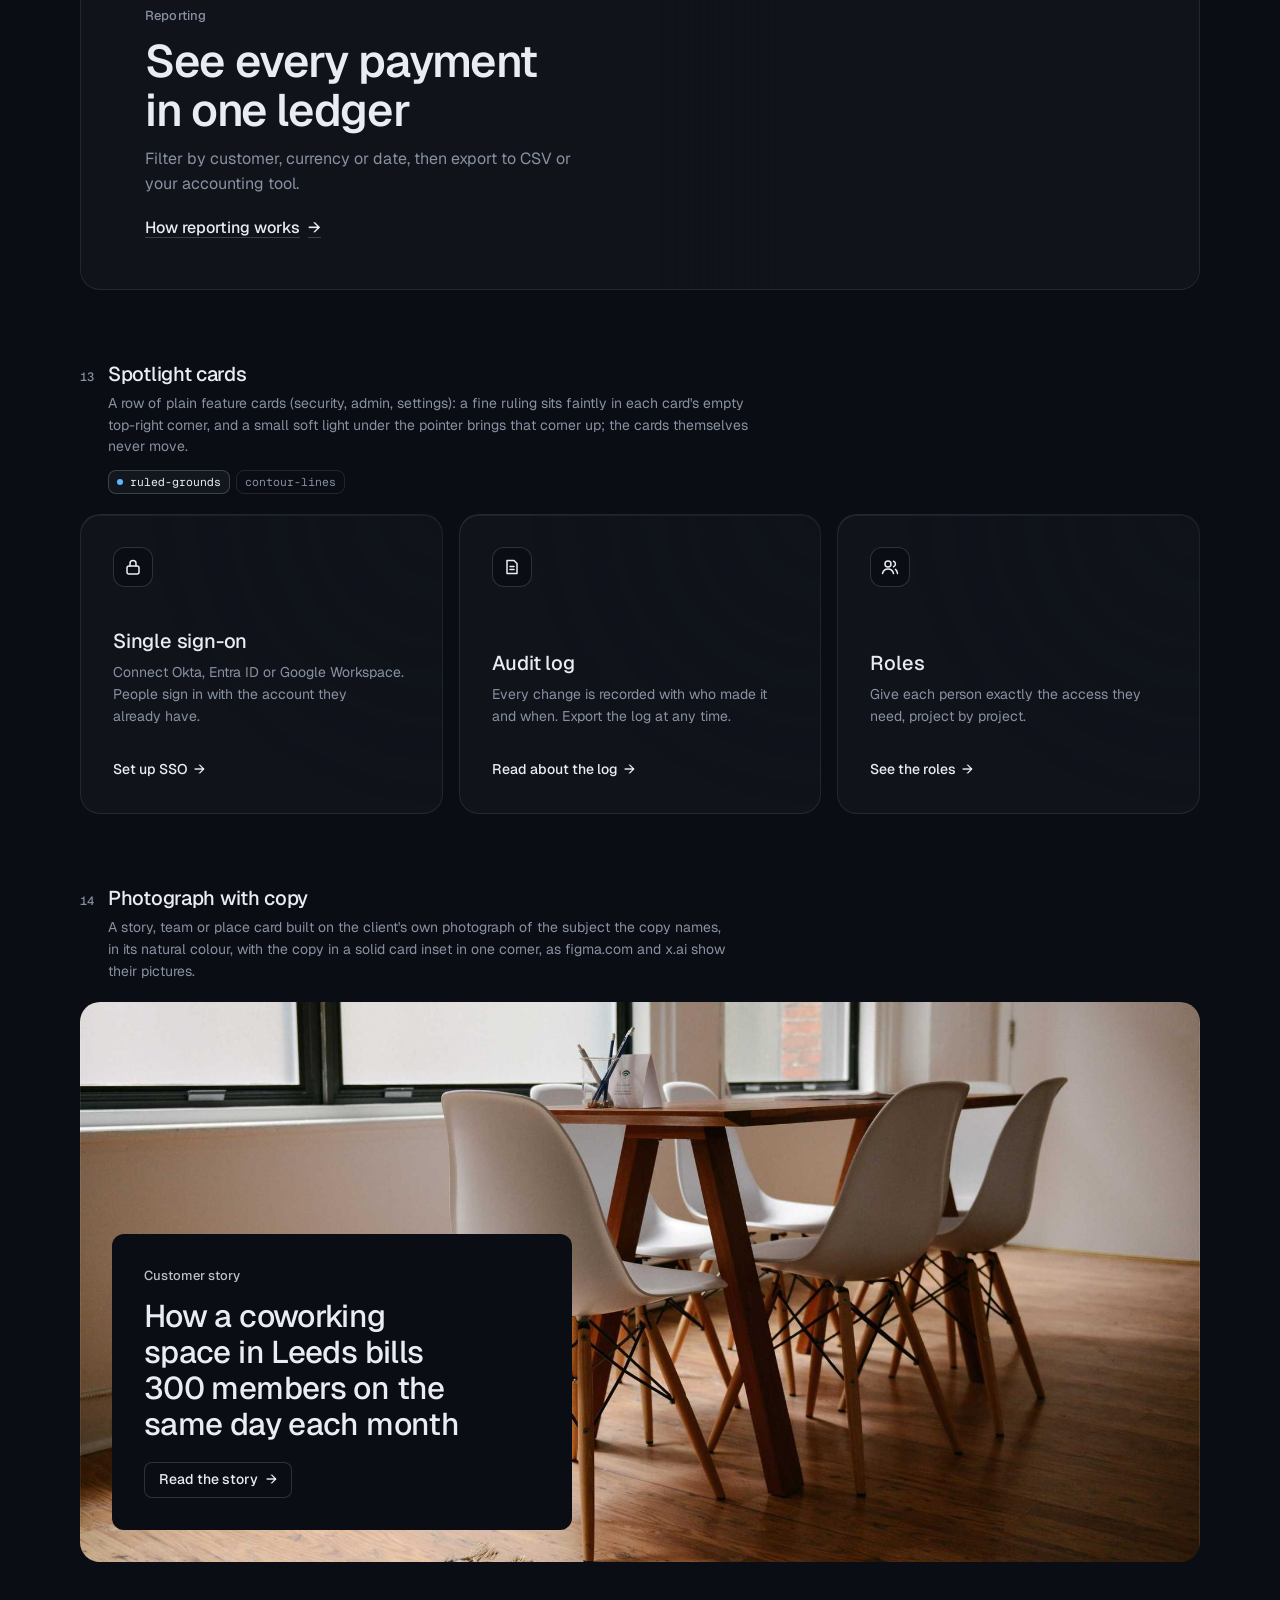
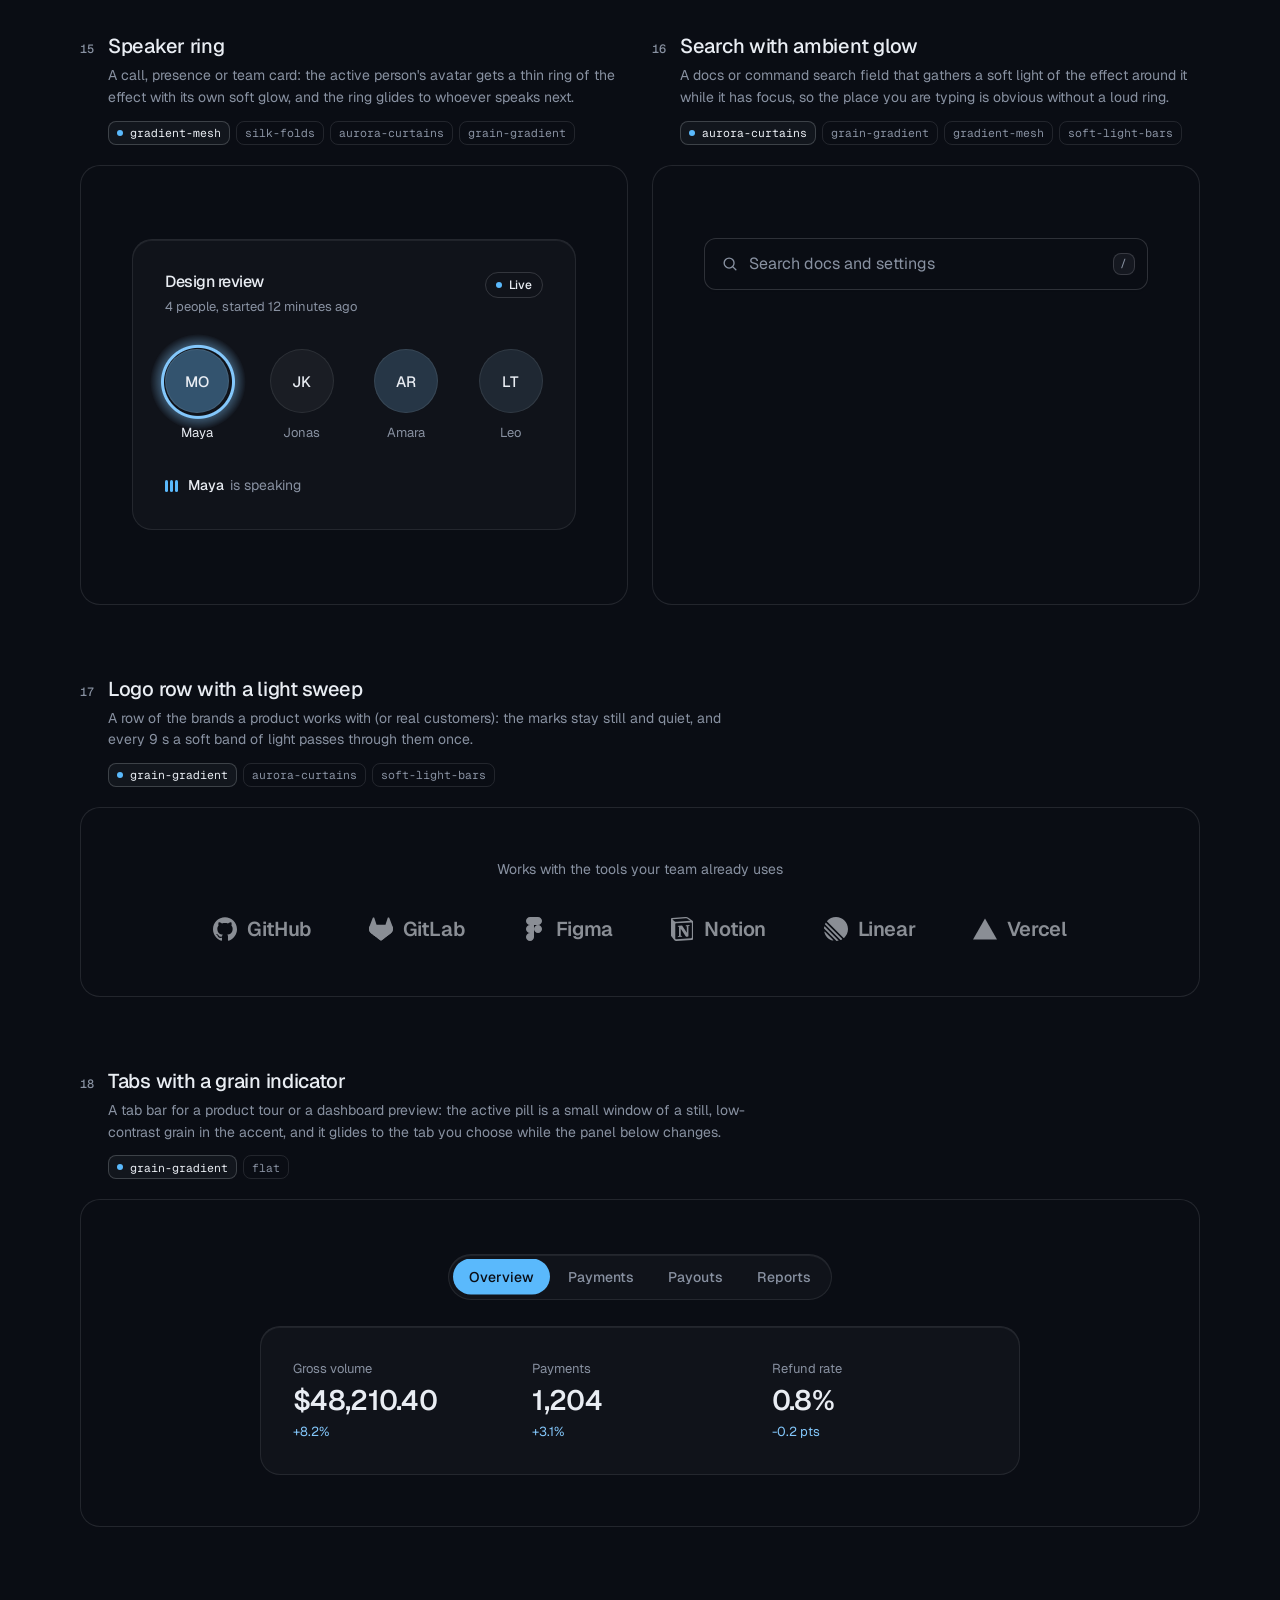
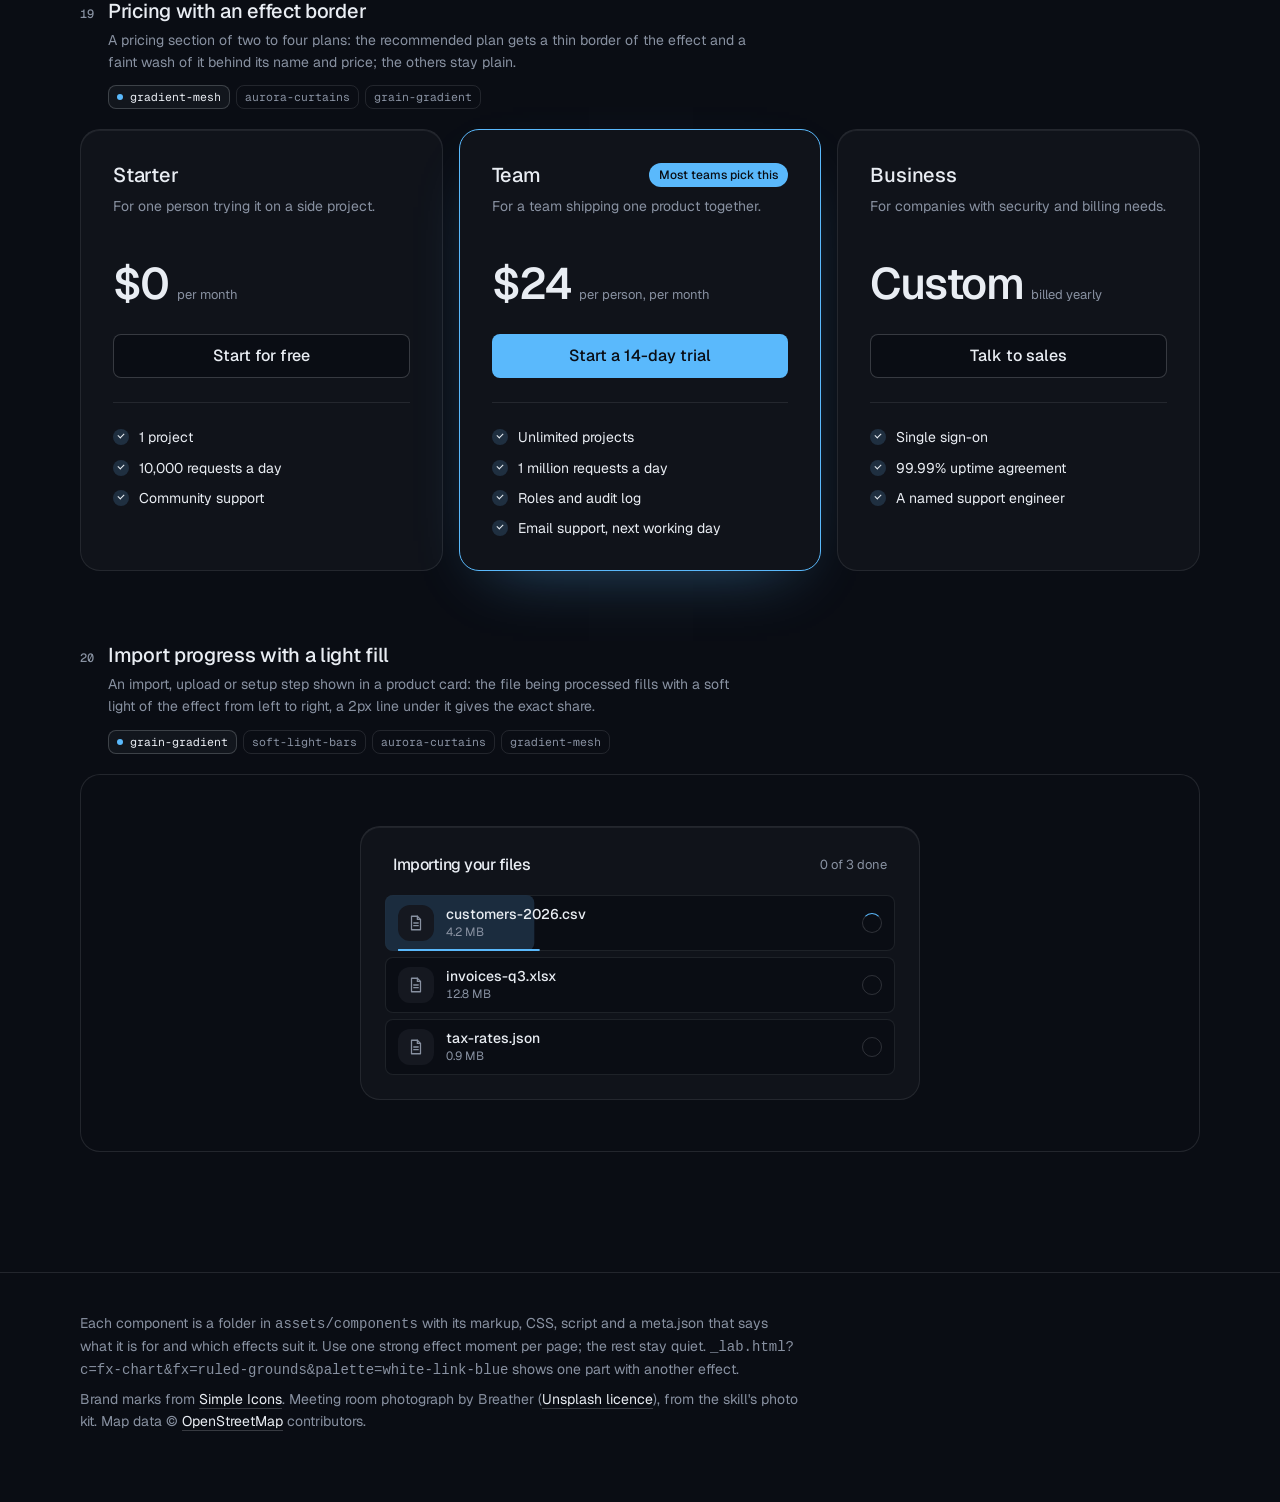
<file: assets/components/index.html>
<!doctype html>
<html lang="en" data-radius="soft">
<head>
<script>window.__tpGlMax = 16;   /* a gallery shows many live effects at once; a page of a site keeps the default 4 (fx.js) */</script>
<meta charset="utf-8">
<meta name="viewport" content="width=device-width, initial-scale=1">
<title>Effect components</title>
<link rel="preconnect" href="https://fonts.googleapis.com">
<link rel="preconnect" href="https://fonts.gstatic.com" crossorigin>
<link href="https://fonts.googleapis.com/css2?family=Geist:wght@100..900&family=Geist+Mono:wght@400..600&display=swap" rel="stylesheet">
<link rel="stylesheet" href="../system.css">
<link rel="stylesheet" href="./base.css">
<style>
  :root {
    --font-display: "Geist", system-ui, sans-serif;
    --font-text: "Geist", system-ui, sans-serif;
    --font-mono: "Geist Mono", ui-monospace, monospace;
    --display-weight: 560;
    --display-tracking: -0.03em;
    --container: 1200px;
  }
  body { min-height: 100vh; }
  .top {
    position: sticky; top: 0; z-index: 50; height: 64px; background: var(--bg);
    border-bottom: 1px solid var(--line);
  }
  .top .container { height: 100%; display: flex; align-items: center; justify-content: space-between; gap: 16px; }
  .brand { display: flex; align-items: center; gap: 10px; font-weight: 560; letter-spacing: -0.01em; }
  .brand small { font: 400 13px/1 var(--font-mono); color: var(--muted); }
  .top nav { display: flex; align-items: center; gap: 20px; }
  .top nav a.link { font-size: 14px; }
  .swatches { display: flex; gap: 4px; padding: 3px; border: 1px solid var(--line); border-radius: 999px; background: var(--bg); }
  .swatches button {
    width: 30px; height: 30px; border-radius: 999px; border: 0; padding: 0; cursor: pointer; position: relative;
    background: var(--sw-bg);
  }
  .swatches button::after {
    content: ""; position: absolute; inset: 9px; border-radius: 999px; background: var(--sw-accent);
    box-shadow: 0 0 0 1px color-mix(in oklab, var(--sw-ink) 25%, transparent);
  }
  .swatches button[aria-pressed="true"] { box-shadow: 0 0 0 2px var(--ink); }
  .swatches button:focus-visible { outline-offset: 3px; }

  .intro { padding-block: 64px 40px; display: grid; grid-template-columns: minmax(0, 6fr) minmax(0, 6fr); gap: 48px; align-items: end; }
  .intro h1 { font-size: clamp(34px, 2.2vw + 18px, 52px); line-height: 1.05; max-width: 15ch; }
  .intro p { margin-top: 16px; color: var(--muted); font-size: var(--t-body); line-height: 1.55; max-width: 52ch; }
  .index { display: flex; flex-wrap: wrap; gap: 6px; justify-content: flex-start; }
  @media (max-width: 1023px) { .intro { grid-template-columns: minmax(0, 1fr); gap: 28px; } }
  .index a {
    display: inline-flex; align-items: center; gap: 8px; height: 30px; padding: 0 11px; border-radius: 999px;
    border: 1px solid var(--line); font-size: 13px; color: var(--ink);
    transition: border-color var(--dur) var(--ease), background-color var(--dur) var(--ease);
  }
  .index a span { font-family: var(--font-mono); font-size: 11px; color: var(--muted); }
  .index a:hover { border-color: var(--line-strong); background: color-mix(in oklab, var(--ink) 4%, var(--bg)); }

  /* every part spans two rows of the list (its notes, its stage) as a subgrid, so the two parts of a
     half-width pair share one notes height and one stage height: their stages start and end level */
  .list { display: grid; grid-template-columns: repeat(2, minmax(0, 1fr)); column-gap: 24px; row-gap: 0; padding-bottom: 120px; }
  .sc { grid-column: 1 / -1; grid-row: span 2; display: grid; grid-template-rows: subgrid; row-gap: 20px; min-width: 0; scroll-margin-top: 88px; padding-top: 72px; }
  .sc:first-child { padding-top: 0; }
  .sc.is-half { grid-column: auto; }
  .sc.is-half .sc__stage:not(.is-center) { display: grid; }
  .sc__meta { display: grid; grid-template-columns: auto 1fr; column-gap: 14px; row-gap: 6px; align-items: baseline; align-content: start; }
  .sc__note { grid-column: 2; margin: 2px 0 0; font-size: 13px; color: var(--muted); }
  .sc__note::before { content: "Try it: "; color: var(--ink); font-weight: 500; }
  .sc__no { font: 500 12px/1 var(--font-mono); color: var(--muted); padding-top: 2px; }
  .sc__name { font: 500 20px/1.25 var(--font-text); letter-spacing: -0.015em; margin: 0; }
  .sc__for { grid-column: 2; color: var(--muted); font-size: 14px; line-height: 1.55; max-width: 72ch; margin: 0; }
  .sc__fx { grid-column: 2; display: flex; flex-wrap: wrap; gap: 6px; margin-top: 6px; }
  .sc__fx li {
    font: 400 11.5px/1 var(--font-mono); color: var(--muted); height: 24px; display: inline-flex; align-items: center;
    padding: 0 8px; border-radius: var(--r-sm); border: 1px solid var(--line);
  }
  .sc__fx li.is-on { color: var(--ink); border-color: var(--line-strong); background: color-mix(in oklab, var(--ink) 5%, var(--bg)); }
  .sc__fx li.is-on::before { content: ""; width: 6px; height: 6px; border-radius: 99px; background: var(--accent); margin-right: 7px; }
  .sc__stage {
    position: relative; min-width: 0; border: 1px solid var(--line); border-radius: var(--r-lg);
    padding: clamp(20px, 4vw, 56px); background: var(--bg);
  }
  .sc__stage.is-tall { padding-block: clamp(56px, 8vw, 120px); }
  .sc__stage.is-flush { padding: 0; border: 0; }
  .sc__stage.is-center { display: grid; place-items: center; min-height: 320px; }
  /* one object, at a size a page would give it */
  #fx-dither-object .sc__stage { display: grid; justify-items: center; }
  #fx-dither-object .cx-obj { width: min(100%, 720px); }
  .sc__pick { grid-column: 2; display: flex; flex-wrap: wrap; gap: 4px; margin-top: 8px; }
  .sc__pick button {
    height: 30px; padding: 0 12px; border-radius: 999px; border: 1px solid var(--line); background: var(--bg);
    font: 500 13px/1 var(--font-text); color: var(--muted); cursor: pointer;
  }
  .sc__pick button:hover { color: var(--ink); border-color: var(--line-strong); }
  .sc__pick button[aria-pressed="true"] { color: var(--ink); border-color: var(--line-strong); background: color-mix(in oklab, var(--ink) 6%, var(--bg)); }
  /* the search list opens below its field: leave it room inside the frame */
  #fx-search .sc__stage { min-height: 440px; place-items: start center; padding-top: 72px; }
  .sc__stage:empty::after { content: "Loading"; color: var(--muted); font-size: 13px; }

  .foot { border-top: 1px solid var(--line); padding: 40px 0 64px; color: var(--muted); font-size: 14px; }
  .foot p { max-width: 80ch; margin: 0 0 8px; }
  .foot a { color: var(--ink); text-decoration: underline; text-decoration-color: var(--line-strong); text-underline-offset: 4px; }

  @media (max-width: 899px) {
    .list { grid-template-columns: minmax(0, 1fr); }
    .sc.is-half { grid-column: 1 / -1; }
    .top nav a.link { display: none; }
  }
  @media (max-width: 639px) {
    .intro { padding-block: 48px 32px; }
    .sc { padding-top: 48px; }
    .sc__meta { grid-template-columns: 1fr; }
    .sc__no { display: none; }
    .sc__for, .sc__fx, .sc__note, .sc__pick { grid-column: 1; }
    .sc__stage.is-center { min-height: 240px; }
    .brand small { display: none; }
  }
</style>
</head>
<body>
<header class="top">
  <div class="container">
    <div class="brand">Effect components <small id="count"></small></div>
    <nav aria-label="Palette and links">
      <a class="link" href="../effects/gallery.html">Effects library</a>
      <div class="swatches" id="swatches" role="group" aria-label="Page palette"></div>
    </nav>
  </div>
</header>

<main>
  <section class="intro container">
    <div>
      <h1>Effects as parts of the page, not only behind it</h1>
      <p id="lede">Feature cards, real objects drawn in dither, type, numbers, buttons, borders, icons, a street map of the real place, a globe, charts and a photograph in its own colours. Every part takes its colours from the page palette: switch it at the top right. Parts that loop have a pause button.</p>
    </div>
    <nav class="index" id="index" aria-label="Components"></nav>
  </section>
  <div class="container list" id="list"></div>
</main>

<footer class="foot">
  <div class="container">
    <p>Each component is a folder in <code>assets/components</code> with its markup, CSS, script and a meta.json that says what it is for and which effects suit it. Use one strong effect moment per page; the rest stay quiet. <code>_lab.html?c=fx-chart&amp;fx=ruled-grounds&amp;palette=white-link-blue</code> shows one part with another effect.</p>
    <p>Brand marks from <a href="https://simpleicons.org/">Simple Icons</a>. Meeting room photograph by Breather (<a href="https://unsplash.com/photos/DEdM9Vs6s8w">Unsplash licence</a>), from the skill's photo kit. Map data © <a href="https://www.openstreetmap.org/copyright">OpenStreetMap</a> contributors.</p>
  </div>
</footer>

<script type="module">
  import fx from '../effects/fx.js';

  // component id, layout and stage style, in page order
  const COMPONENTS = [
    { id: 'fx-feature-card', stage: 'is-flush' },
    { id: 'fx-dither-object', stage: 'is-flush', note: 'pick an object, then point at it and move across: sound rings out of the cups, the seat swivels, the lens zooms, the rotors spin up and the drone lifts off. One object is live at a time, as on a real page.' },
    { id: 'fx-headline', stage: 'is-tall' },
    { id: 'fx-button', half: true, stage: 'is-center', note: 'hover or tab to a button. The light runs only while it is pointed at.' },
    { id: 'fx-prompt', half: true, stage: 'is-center' },
    { id: 'fx-icon-tiles', stage: 'is-flush' },
    { id: 'fx-stat' },
    { id: 'fx-globe', stage: 'is-flush' },
    { id: 'fx-map', stage: 'is-flush' },
    { id: 'fx-chart', half: true, stage: 'is-flush' },
    { id: 'fx-bars', half: true, stage: 'is-flush' },
    { id: 'fx-band', stage: 'is-flush' },
    { id: 'fx-spotlight', stage: 'is-flush' },
    { id: 'fx-photo', stage: 'is-flush' },
    { id: 'fx-avatar', half: true, stage: 'is-center' },
    { id: 'fx-search', half: true, stage: 'is-center' },
    { id: 'fx-logos' },
    { id: 'fx-tabs' },
    { id: 'fx-pricing', stage: 'is-flush' },
    { id: 'fx-progress', stage: 'is-center' },
  ];

  const PALETTES = [
    { id: 'blue-black-cornflower', name: 'Night, cornflower', bg: '#0a0d14', surface: '#131824', ink: '#e9edf3', muted: '#8891a1', accent: '#5ab9fc', accentInk: '#0a0d14' },
    { id: 'graphite-safety-orange', name: 'Graphite, orange', bg: '#18191b', surface: '#222427', ink: '#eff0f1', muted: '#9c9ea3', accent: '#ff4a1f', accentInk: '#18191b' },
    { id: 'white-link-blue', name: 'White, blue', bg: '#ffffff', surface: '#f4f4f4', ink: '#111111', muted: '#6b6b6b', accent: '#1a4be0', accentInk: '#ffffff' },
    { id: 'moss-sand', name: 'Sand, moss', bg: '#ddd6c6', surface: '#d2cab8', ink: '#2a2a26', muted: '#59574e', accent: '#4f6238', accentInk: '#ffffff' },
    { id: 'cobalt-field', name: 'Cobalt field', bg: '#0034eb', surface: '#002fd6', ink: '#ffffff', muted: '#dfe4f2', accent: '#e9e34a', accentInk: '#111111' },
  ];

  const q = new URLSearchParams(location.search);
  if (q.has('time')) fx.setClock(+q.get('time'));
  if (q.has('fallback')) fx.config.forceFallback = true;
  const only = q.get('only') ? q.get('only').split(',') : null;
  const list = document.getElementById('list');
  const index = document.getElementById('index');
  const swatches = document.getElementById('swatches');

  /*
    The budget: a laptop's integrated GPU shares its memory with everything else, so this page never
    holds more than 4 live WebGL contexts. A part is started when it comes near the viewport and
    destroyed when it leaves it; still parts draw once and free their context; fx.js frees any idle
    off-screen context past 4. liveGL() counts the contexts that are open right now.
  */
  fx.config.maxLive = 4;
  const contexts = new Set();
  let peakGL = 0;
  const getContext = HTMLCanvasElement.prototype.getContext;
  HTMLCanvasElement.prototype.getContext = function (type, ...rest) {
    const c = getContext.call(this, type, ...rest);
    if (c && /webgl/i.test(type) && !contexts.has(c)) { contexts.add(c); peakGL = Math.max(peakGL, liveGL()); }
    return c;
  };
  function liveGL() {
    for (const c of contexts) if (c.isContextLost()) contexts.delete(c);
    return contexts.size;
  }

  // the dither object: one live at a time, switched here (a real page shows one object)
  const OBJECTS = {
    headphones: ['Headphones', 'Over-ear, wireless'],
    chair: ['Office chair', 'Swivel seat on five castors'],
    camera: ['Camera', 'Mirrorless, with a zoom lens'],
    drone: ['Drone', 'Four rotors and a camera'],
  };
  let object = OBJECTS[q.get('object')] ? q.get('object') : 'headphones';
  // print (ordered dither, the default) or studio (a smooth shaded render: no picker until it is anti-aliased; ?render=studio)
  let render = q.get('render') === 'studio' ? 'studio' : 'print';

  function applyPalette(p) {
    const c = fx.color;
    const action = c.contrast(p.accent, p.bg) >= 2.2 ? p.accent : p.ink;
    const actionInk = action === p.accent ? p.accentInk : p.bg;
    const s = document.documentElement.style;
    const set = (k, v) => s.setProperty(k, v);
    set('--p-bg', p.bg); set('--p-surface', p.surface); set('--p-ink', p.ink); set('--p-muted', p.muted);
    set('--p-accent', p.accent); set('--p-accent-ink', p.accentInk); set('--p-action', action); set('--p-action-ink', actionInk);
    document.documentElement.style.colorScheme = c.isDark(p.bg) ? 'dark' : 'light';
    for (const b of swatches.children) b.setAttribute('aria-pressed', String(b.dataset.id === p.id));
  }

  async function load(entry) {
    const base = `./${entry.id}/`;
    const [meta, html, mod] = await Promise.all([
      fetch(base + 'meta.json').then(r => (r.ok ? r.json() : null)),
      fetch(base + 'component.html').then(r => (r.ok ? r.text() : null)),
      import(base + 'component.js').catch(err => { console.warn(entry.id, err); return null; }),
    ]).catch(() => [null, null, null]);
    if (!meta || !html || !mod) return null;
    const link = document.createElement('link');
    link.rel = 'stylesheet';
    link.href = base + 'component.css';
    document.head.append(link);
    await new Promise(r => { link.onload = link.onerror = r; });
    return { ...entry, meta, html, mod };
  }

  function section(e, n) {
    const s = document.createElement('section');
    s.className = 'sc' + (e.half ? ' is-half' : '');
    s.id = e.id;
    const fxList = (e.meta.effects || []).map(id => `<li class="${id === e.meta.default ? 'is-on' : ''}">${id}</li>`).join('');
    const pick = e.id === 'fx-dither-object'
      ? `<div class="sc__pick" role="group" aria-label="Object">${Object.keys(OBJECTS).map(k => `<button type="button" data-object="${k}" aria-pressed="${k === object}">${OBJECTS[k][0]}</button>`).join('')}</div>`
      : '';
    s.innerHTML = `
      <div class="sc__meta">
        <span class="sc__no">${String(n).padStart(2, '0')}</span>
        <h2 class="sc__name">${e.meta.name}</h2>
        <p class="sc__for">${e.meta.for}</p>
        ${fxList ? `<ul class="sc__fx" aria-label="Effects that suit it">${fxList}</ul>` : ''}
        ${pick}
        ${e.note ? `<p class="sc__note">${e.note}</p>` : ''}
      </div>
      <div class="sc__stage ${e.stage || ''}"></div>`;
    return s;
  }

  // the markup is placed at once (the page keeps its full height); the scripts run only near the viewport
  function markup(e) {
    const stage = e.section.querySelector('.sc__stage');
    stage.innerHTML = e.html;
    if (e.id === 'fx-dither-object') {
      const fig = stage.querySelector('.cx-obj');
      fig.dataset.cxObject = object;
      if (render === 'studio') fig.dataset.cxRender = 'studio'; else delete fig.dataset.cxRender;
      fig.querySelector('.cx-obj__stage').removeAttribute('aria-label');
    }
    return stage;
  }
  function start(e) {
    if (e.ctrl) return;
    const stage = markup(e);
    try { e.ctrl = e.mod.default(stage.firstElementChild || stage) || { destroy() {} }; } catch (err) { console.error(e.id, err); e.ctrl = { destroy() {} }; }
  }
  function stop(e) {
    if (!e.ctrl) return;
    try { e.ctrl.destroy?.(); } catch (err) { console.warn(e.id, err); }
    fx.unmountAll(e.section);
    e.ctrl = null;
  }

  function setPalette(p, entries) {
    entries.forEach(stop);
    applyPalette(p);
    try { localStorage.setItem('cx-palette', p.id); } catch (_) {}
    requestAnimationFrame(() => entries.forEach(e => (e.near ? start(e) : markup(e))));
  }

  let saved = null;
  try { saved = localStorage.getItem('cx-palette'); } catch (_) {}
  const first = PALETTES.find(p => p.id === q.get('palette')) || PALETTES.find(p => p.id === saved) || PALETTES[0];
  for (const p of PALETTES) {
    const b = document.createElement('button');
    b.type = 'button';
    b.dataset.id = p.id;
    b.title = p.name;
    b.setAttribute('aria-label', p.name);
    b.style.setProperty('--sw-bg', p.bg);
    b.style.setProperty('--sw-accent', p.accent);
    b.style.setProperty('--sw-ink', p.ink);
    swatches.append(b);
  }
  applyPalette(first);

  const wanted = COMPONENTS.filter(c => !only || only.includes(c.id));
  const entries = (await Promise.all(wanted.map(load))).filter(Boolean);
  document.getElementById('count').textContent = `${entries.length} parts`;
  entries.forEach((e, i) => {
    e.section = section(e, i + 1);
    list.append(e.section);
    markup(e);
    const a = document.createElement('a');
    a.href = '#' + e.id;
    a.innerHTML = `<span>${String(i + 1).padStart(2, '0')}</span>${e.meta.name}`;
    index.append(a);
  });
  await document.fonts.ready;
  const near = new IntersectionObserver(seen => {
    for (const en of seen) {
      const e = entries.find(x => x.section === en.target);
      if (!e) continue;
      e.near = en.isIntersecting;
      if (e.near) start(e); else stop(e);
    }
  }, { rootMargin: '10% 0px' });
  entries.forEach(e => near.observe(e.section));
  setTimeout(() => { document.documentElement.dataset.ready = '1'; }, 1500);

  swatches.addEventListener('click', ev => {
    const b = ev.target.closest('button');
    if (!b) return;
    const p = PALETTES.find(x => x.id === b.dataset.id);
    if (p) setPalette(p, entries);
  });
  list.addEventListener('click', ev => {
    const b = ev.target.closest('[data-object], [data-render]');
    if (!b || !(OBJECTS[b.dataset.object] || b.dataset.render)) return;
    if (b.dataset.render) render = b.dataset.render; else object = b.dataset.object;
    b.parentElement.querySelectorAll('button').forEach(x => x.setAttribute('aria-pressed', String(x === b)));
    const e = entries.find(x => x.id === 'fx-dither-object');
    stop(e);
    if (e.near) start(e); else markup(e);
  });
  window.__cx = {
    entries,
    setPalette: id => setPalette(PALETTES.find(p => p.id === id), entries),
    setObject: k => list.querySelector(`[data-object="${k}"]`)?.click(),
    gl: () => ({ live: liveGL(), peak: peakGL, started: entries.filter(e => e.ctrl).map(e => e.id) }),
  };
</script>

</body>
</html>
</file>
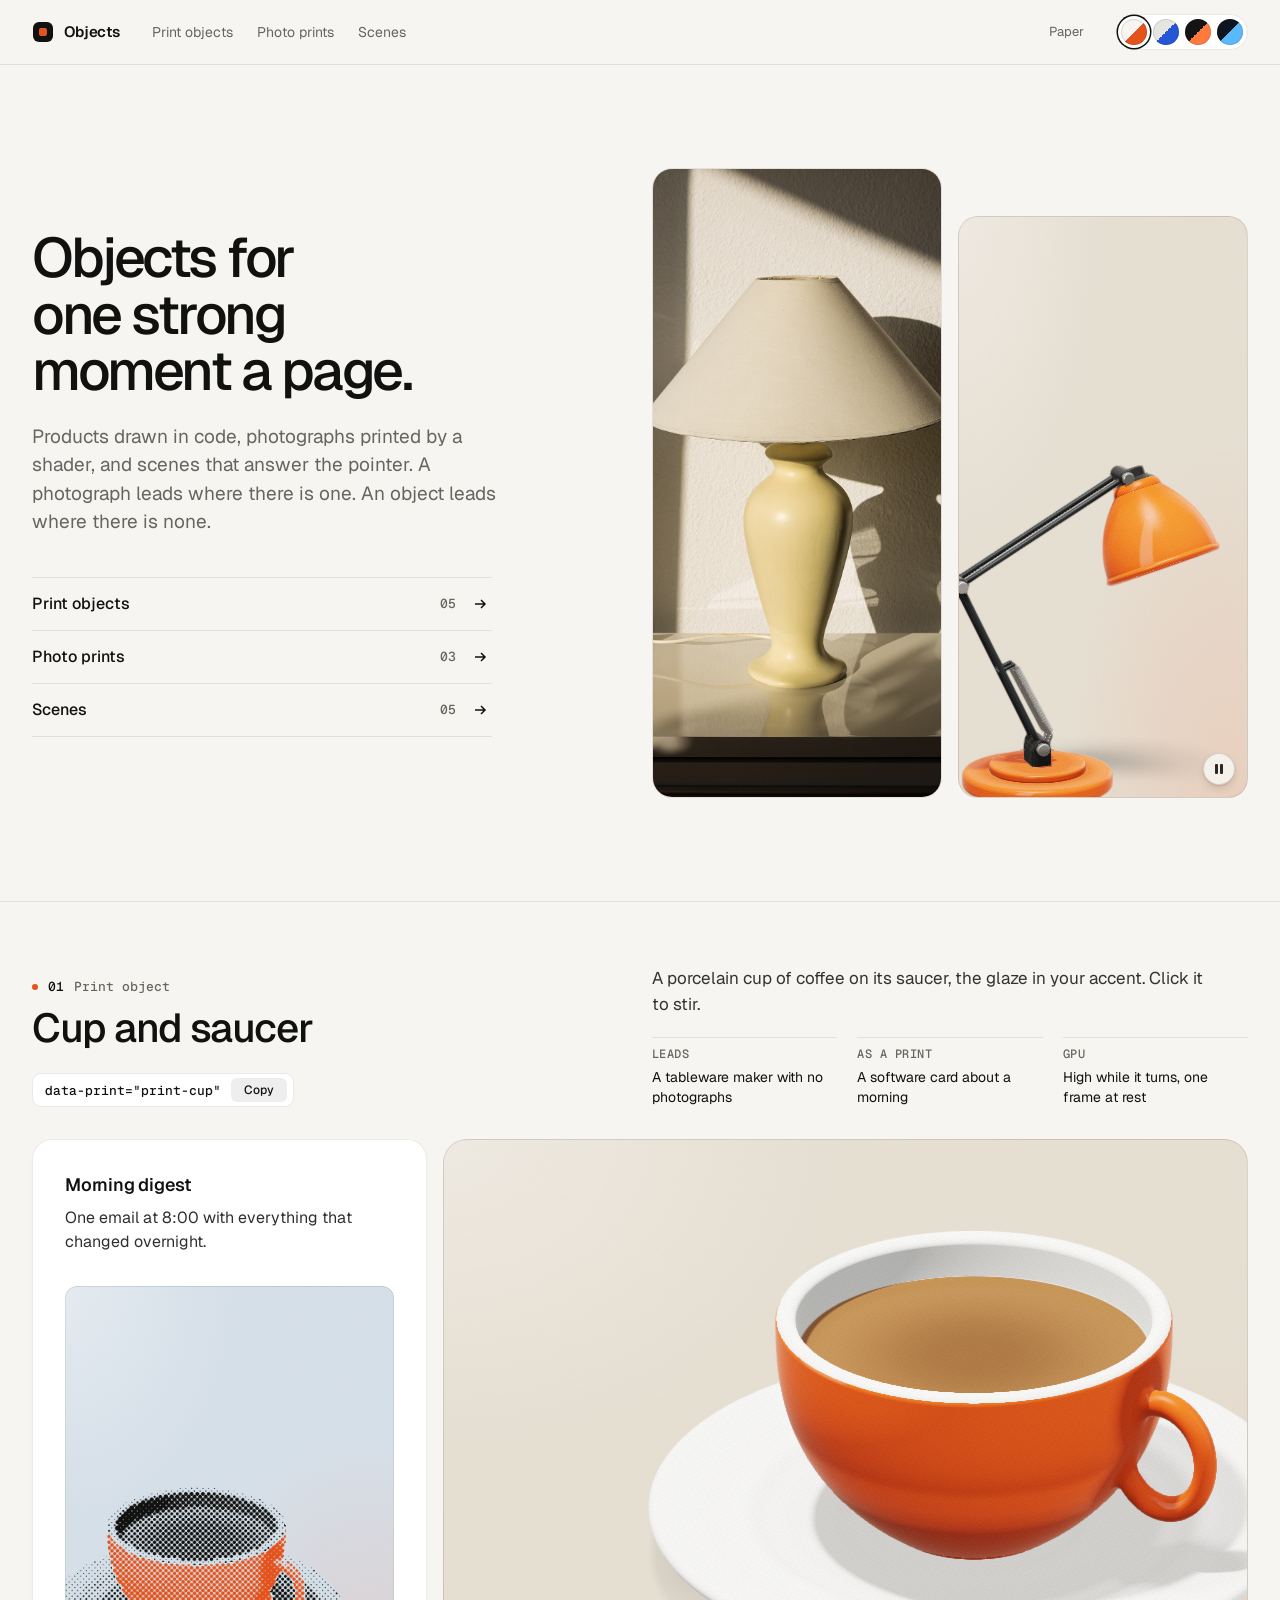
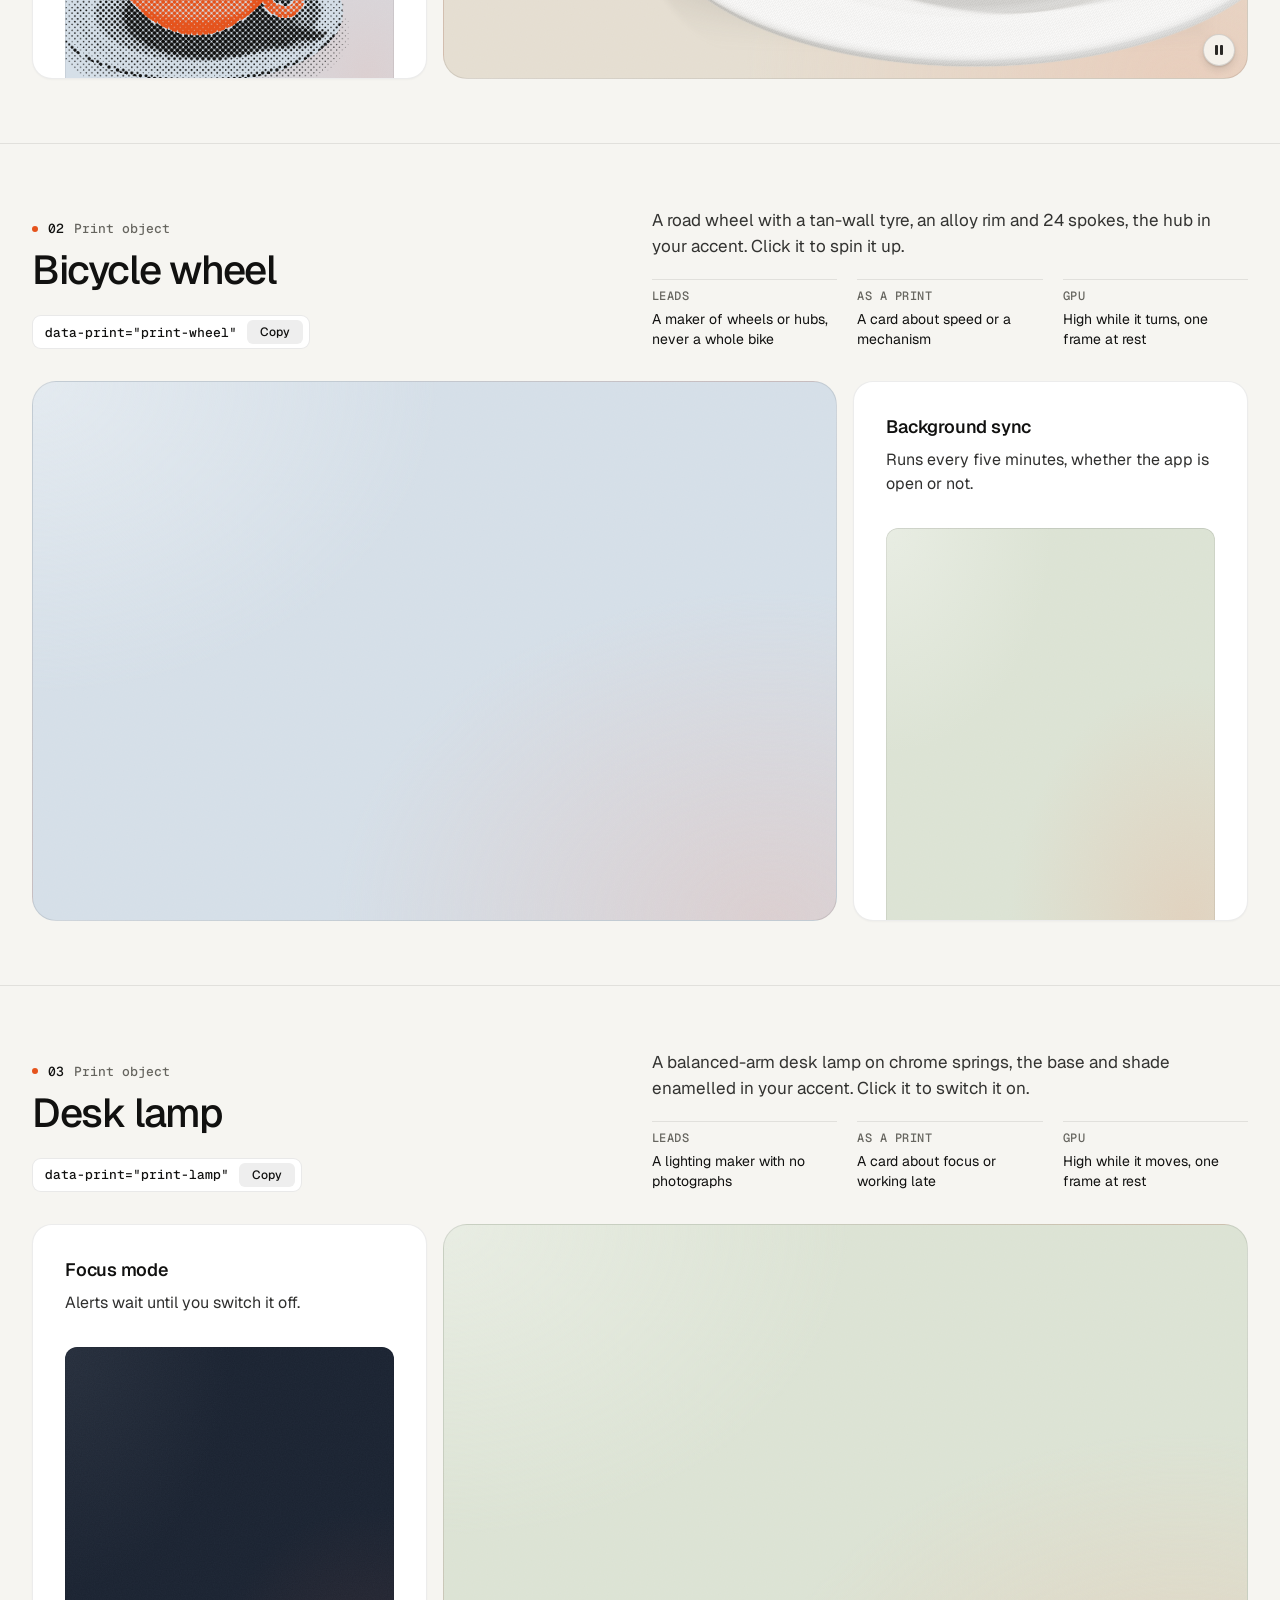
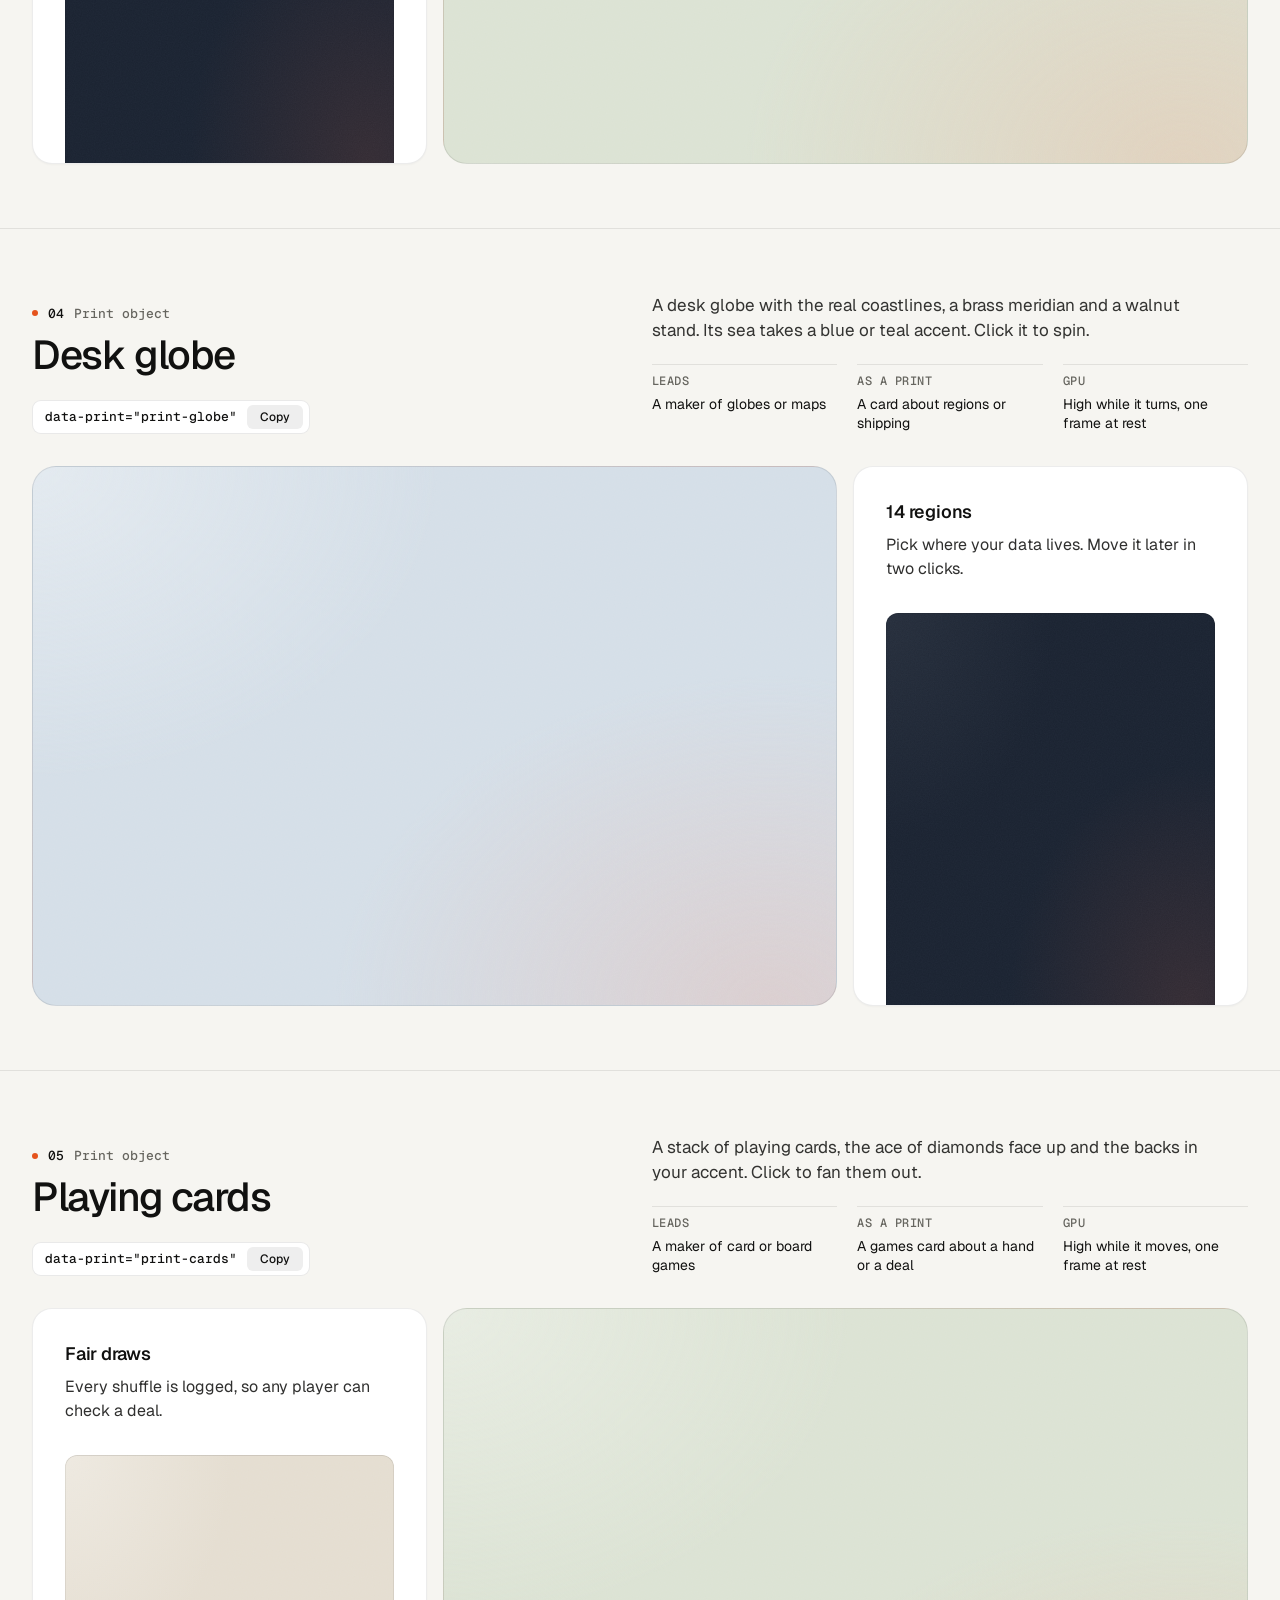
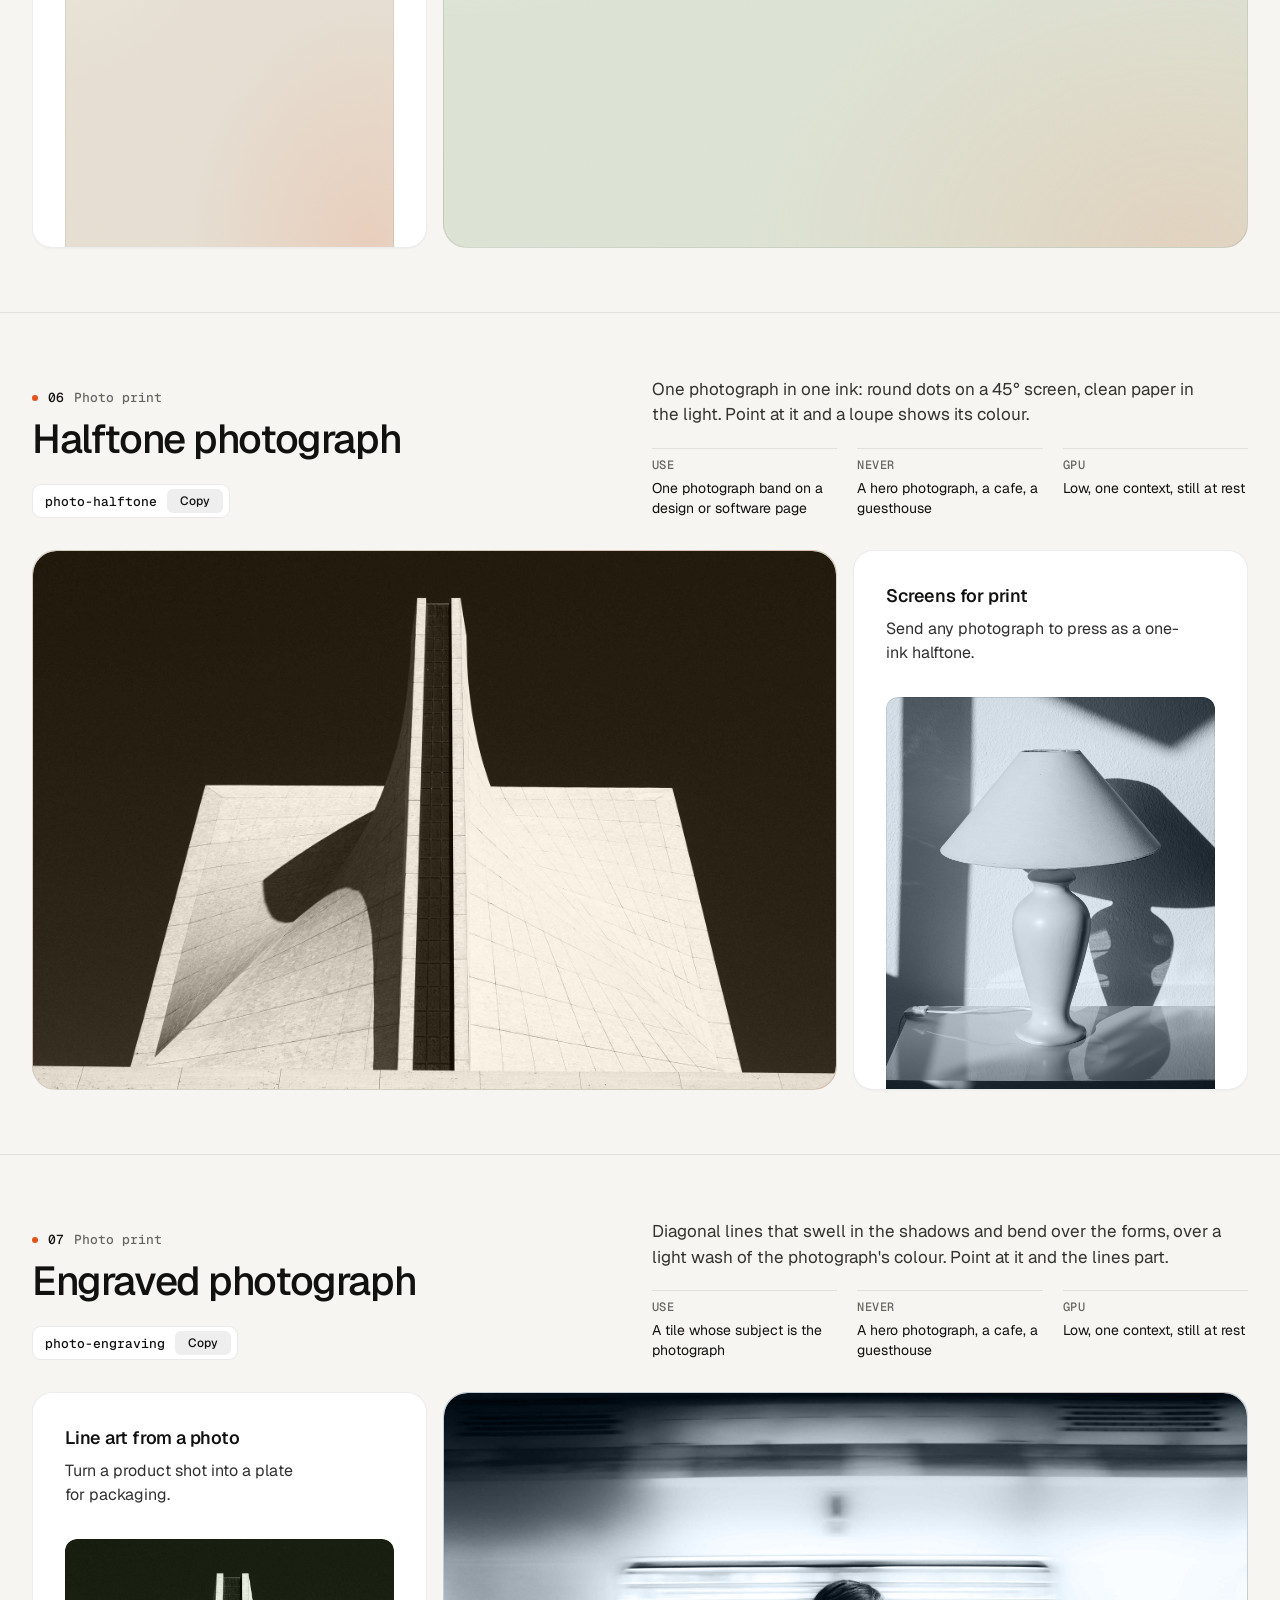
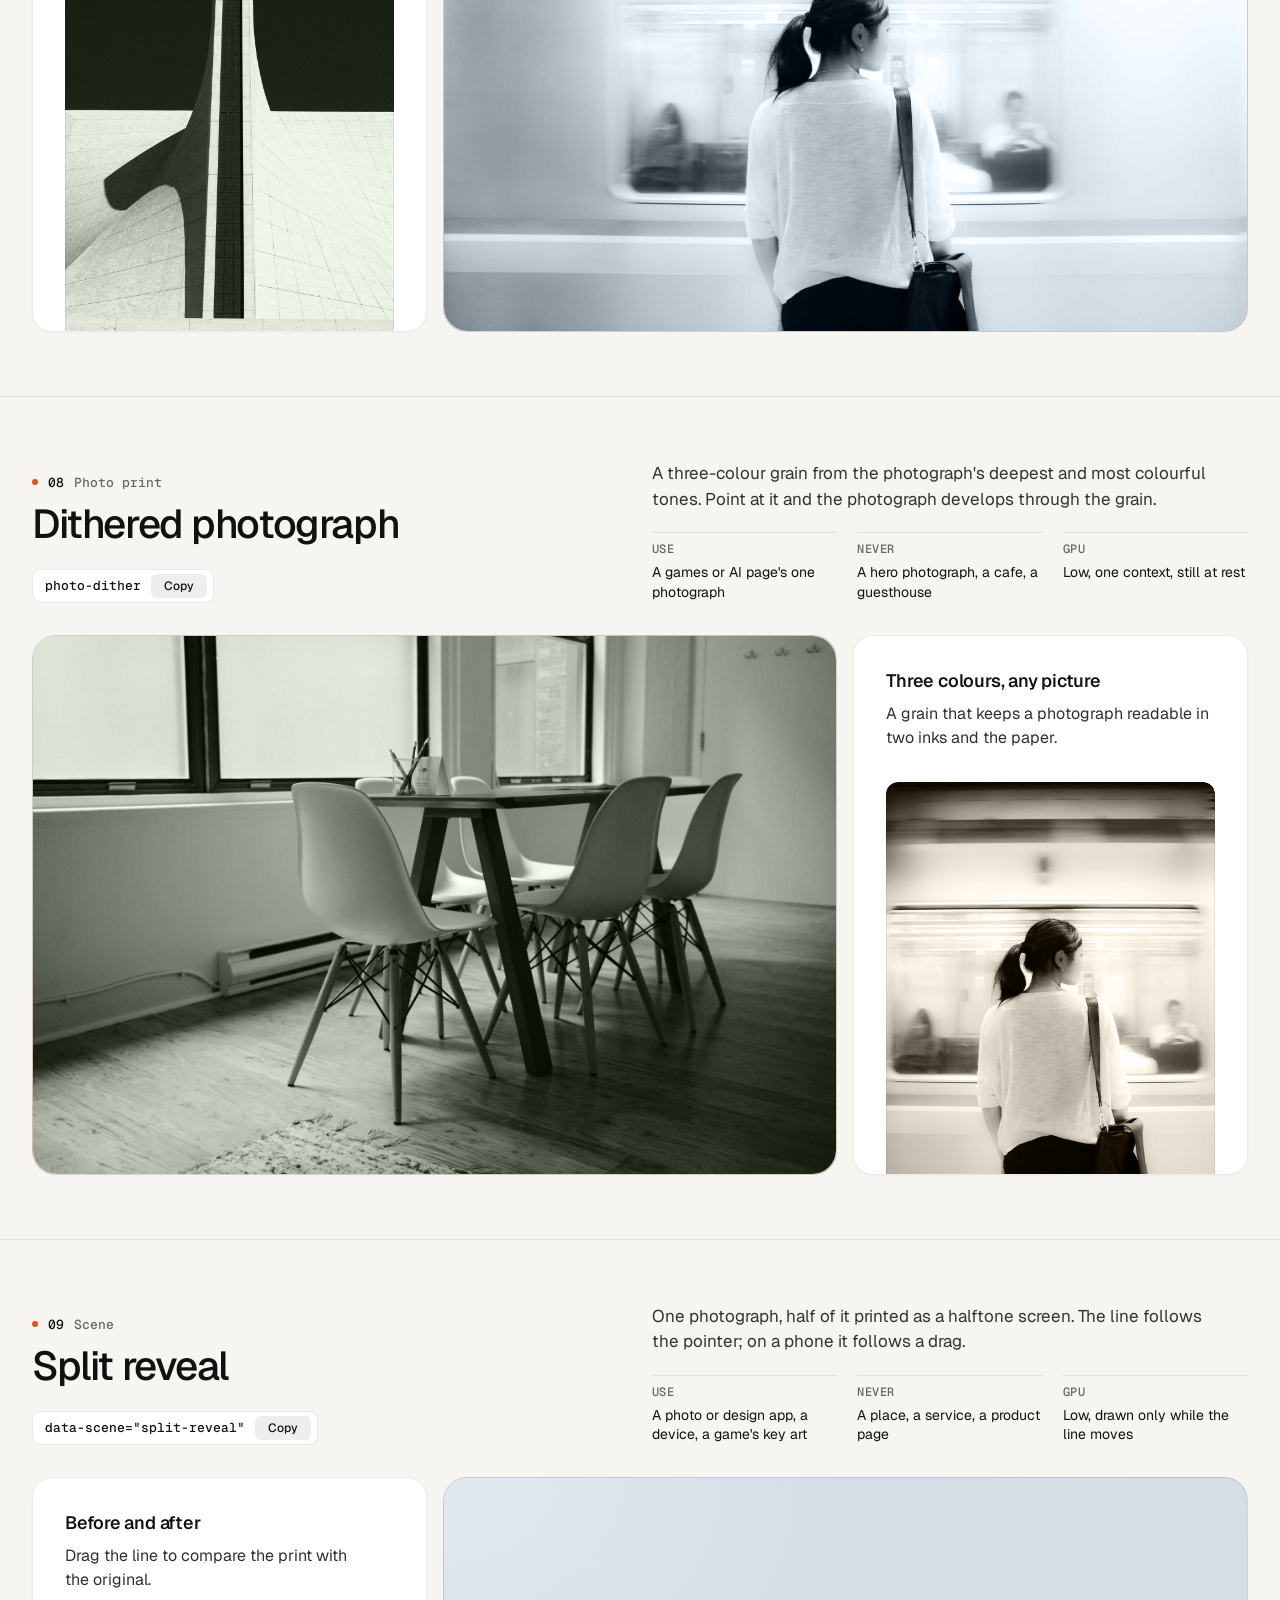
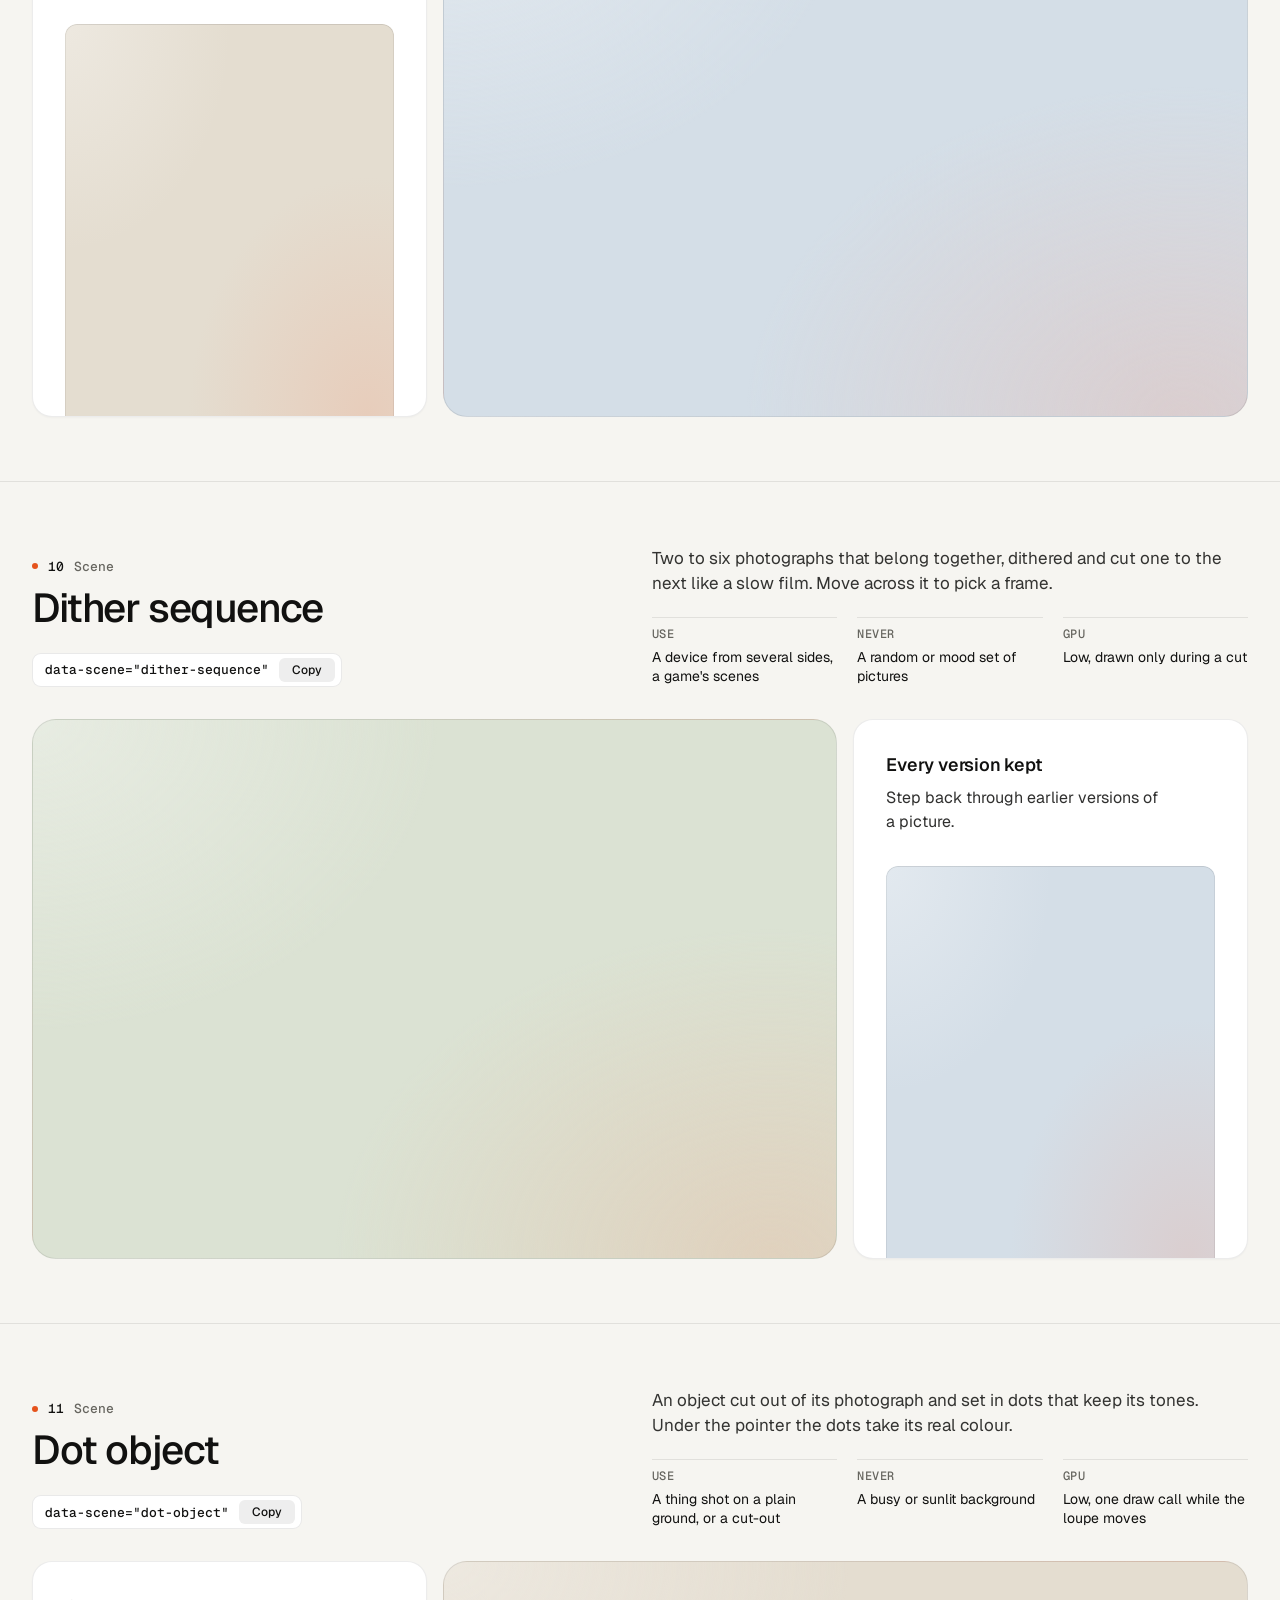
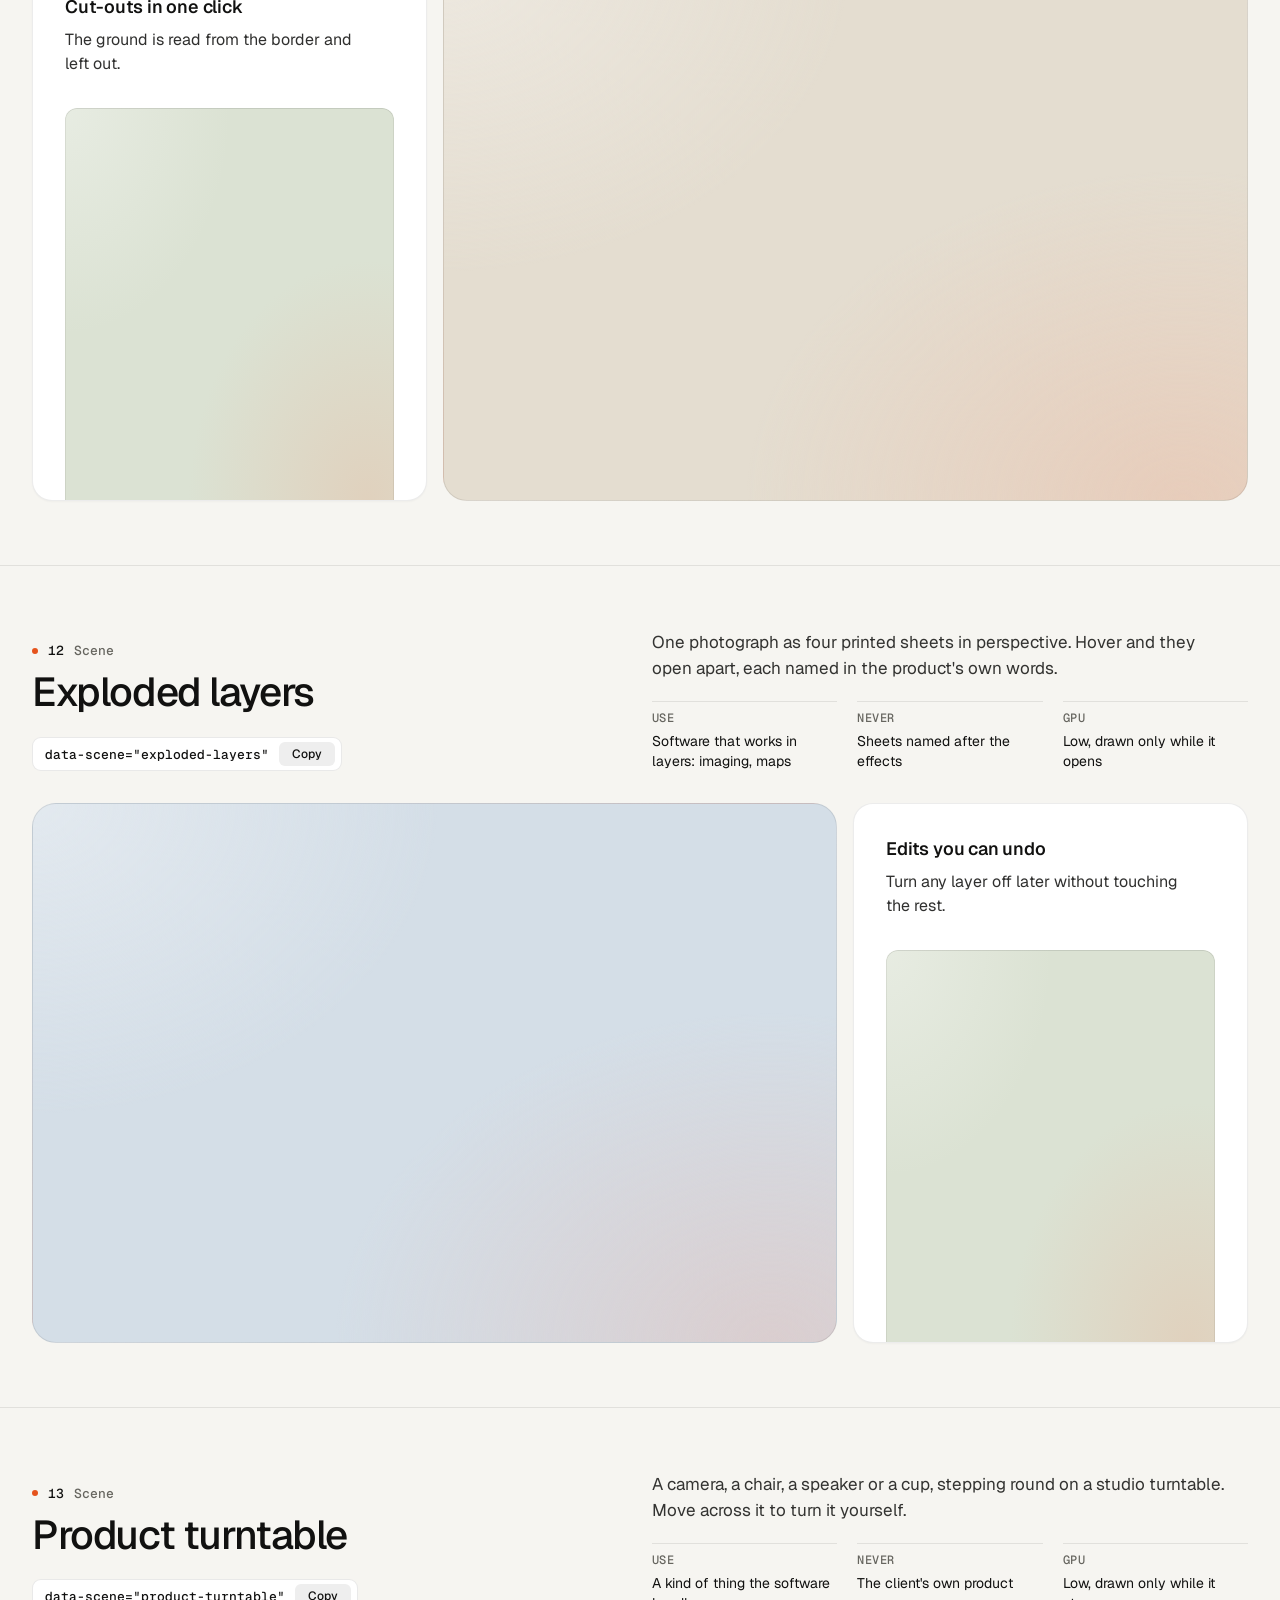
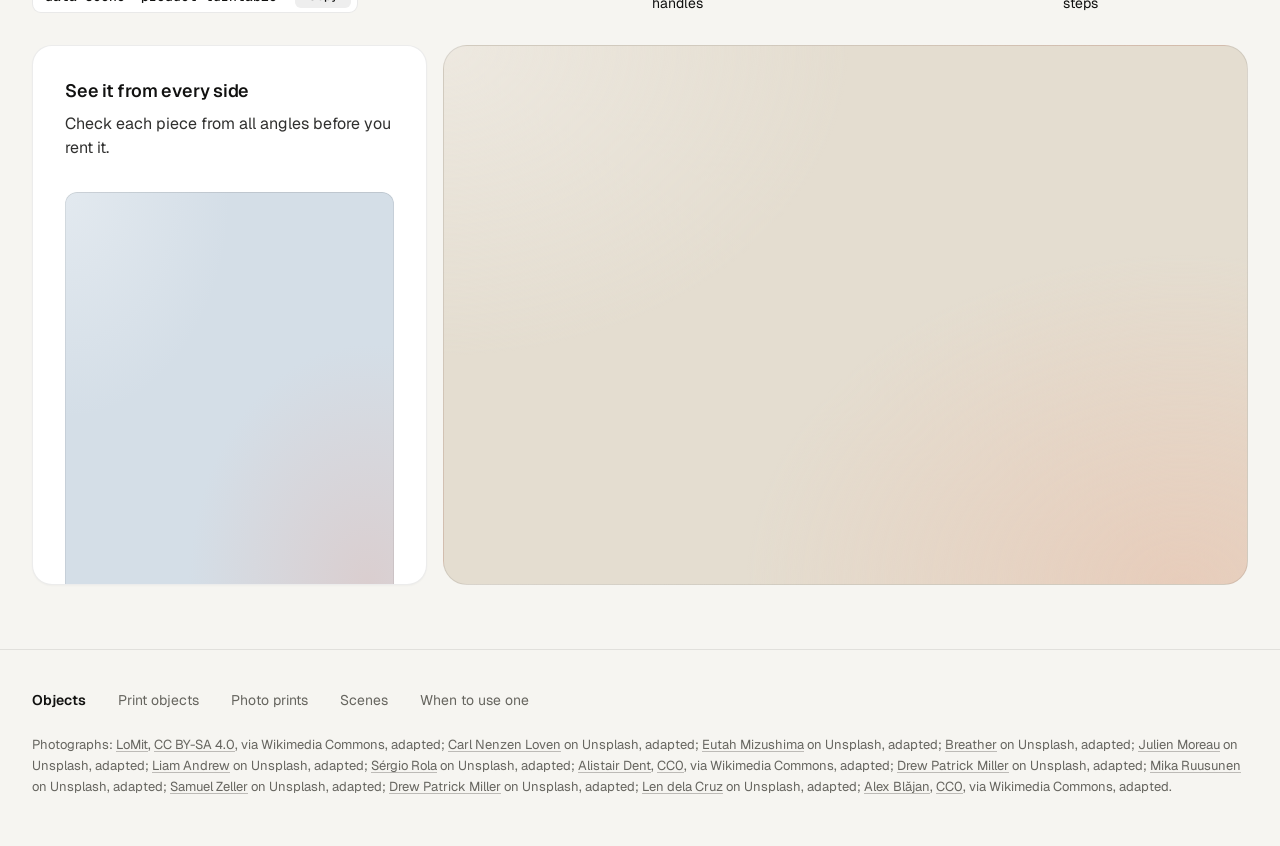
<file: assets/objects/index.html>
<!doctype html>
<html lang="en" data-palette="paper">
<head>
<script>window.__tpGlMax = 16;   /* a gallery shows many live effects at once; a page of a site keeps the default 4 (fx.js) */</script>
<meta charset="utf-8">
<meta name="viewport" content="width=device-width, initial-scale=1">
<title>Objects</title>
<meta name="description" content="Thirteen objects for one strong moment a page: products drawn in code, photographs printed by a shader, scenes that answer the pointer.">
<link rel="icon" href="data:,">
<link rel="preconnect" href="https://fonts.googleapis.com">
<link rel="preconnect" href="https://fonts.gstatic.com" crossorigin>
<link href="https://fonts.googleapis.com/css2?family=Geist:wght@300..700&family=Geist+Mono:wght@400;500&display=swap" rel="stylesheet">
<link rel="stylesheet" href="../ui/base.css">
<link rel="stylesheet" href="../ui/cards.css">
<style>
  /* palettes: page tokens, four grounds (--g1 sand, --g2 sky, --g3 sage, --g4 deep) and the globe's sea */
  :root {
    --font-text: "Geist", system-ui, sans-serif; --font-mono: "Geist Mono", ui-monospace, monospace;
    --ease: cubic-bezier(.2, .7, .2, 1);
    --gutter: 32px; --max: 1312px;
  }
  [data-palette="paper"] { --bg: #f6f5f1; --card: #ffffff; --surface: #ffffff; --ink: #111110; --muted: #66655f; --accent: #e5531c; --accent-ink: #ffffff;
    --g1: #e4ddd0; --g2: #d4dee7; --g3: #dbe2d3; --g4: #1a2230; --sea: #2f6aa8; --line: rgb(17 17 16 / 0.09); }
  [data-palette="stone"] { --bg: #e6e5e1; --card: #f3f2ef; --surface: #f3f2ef; --ink: #1a1b1d; --muted: #5d5e62; --accent: #2456d6; --accent-ink: #ffffff;
    --g1: #d6d5d0; --g2: #c9d4df; --g3: #dad3c6; --g4: #1d2633; --sea: #2456d6; --line: rgb(26 27 29 / 0.1); }
  [data-palette="graphite"] { --bg: #0b0b0c; --card: #141416; --surface: #141416; --ink: #f2f2ef; --muted: #96979c; --accent: #ff7a3c; --accent-ink: #120c08;
    --g1: #1e1d1b; --g2: #17202a; --g3: #1b201b; --g4: #23262c; --sea: #4f9be0; --line: rgb(242 242 239 / 0.09); }
  [data-palette="night"] { --bg: #070b14; --card: #0e1420; --surface: #0e1420; --ink: #e9edf3; --muted: #8b94a4; --accent: #5ab9fc; --accent-ink: #07101a;
    --g1: #121a29; --g2: #0f2231; --g3: #16202b; --g4: #1b2536; --sea: #5ab9fc; --line: rgb(233 237 243 / 0.09); }

  * { box-sizing: border-box; }
  html { scroll-padding-top: 64px; }
  html, body { margin: 0; }
  body { font-family: var(--font-text); background: var(--bg); color: var(--ink); -webkit-font-smoothing: antialiased; font-size: 16px; line-height: 1.5;
    transition: background-color 320ms var(--ease), color 320ms var(--ease); }
  a { color: inherit; }
  .wrap { max-width: var(--max); margin: 0 auto; padding: 0 var(--gutter); }

  /* ------------------------------------------------ the bar */
  .bar { position: sticky; top: 0; z-index: 30; background: color-mix(in oklab, var(--bg) 84%, transparent); backdrop-filter: blur(16px) saturate(1.2); border-bottom: 1px solid var(--line); }
  .bar__in { height: 64px; display: flex; align-items: center; gap: 32px; }
  .brand { display: inline-flex; align-items: center; gap: 10px; font-weight: 600; font-size: 15px; letter-spacing: -0.01em; text-decoration: none; }
  .brand svg { width: 22px; height: 22px; }
  .brand svg .a { fill: var(--accent); transition: transform 420ms var(--ease); transform-origin: 11px 11px; }
  .brand:hover svg .a { transform: rotate(90deg); }
  .nav { display: flex; gap: 24px; font-size: 14px; }
  .nav a { position: relative; text-decoration: none; color: var(--muted); transition: color 180ms ease; padding: 6px 0; }
  .nav a::after { content: ""; position: absolute; left: 0; right: 0; bottom: 0; height: 1px; background: currentColor; transform: scaleX(0); transform-origin: left; transition: transform 260ms var(--ease); }
  .nav a:hover { color: var(--ink); }
  .nav a:hover::after { transform: scaleX(1); }
  .sp { flex: 1; }
  .swatches { display: flex; align-items: center; gap: 6px; padding: 4px; border-radius: 999px; border: 1px solid var(--line); background: var(--card); }
  .sw { position: relative; width: 26px; height: 26px; border-radius: 50%; border: 0; padding: 0; cursor: pointer; background: linear-gradient(135deg, var(--s-bg) 0 50%, var(--s-ac) 50% 100%);
    box-shadow: inset 0 0 0 1px rgb(0 0 0 / 0.12); transition: transform 200ms var(--ease); }
  .sw::after { content: ""; position: absolute; inset: -3px; border-radius: 50%; box-shadow: 0 0 0 1.5px var(--ink); opacity: 0; transform: scale(0.8); transition: opacity 200ms ease, transform 260ms var(--ease); }
  .sw:hover { transform: scale(1.08); }
  .sw:active { transform: scale(0.94); }
  .sw[aria-pressed="true"]::after { opacity: 1; transform: scale(1); }
  .sw:focus-visible { outline: 2px solid var(--ink); outline-offset: 3px; }
  .sw-label { font-size: 13px; color: var(--muted); min-width: 60px; text-align: right; }

  /* ------------------------------------------------ grounds: a soft lit mesh of the ground's own tone, a fine grain */
  .gr, .card > .panel.gr { --calm-k: 0%; background-color: var(--pg);
    background-image:
      radial-gradient(80% 90% at 92% 100%, color-mix(in oklab, var(--accent) 13%, var(--pg)), transparent 68%),
      radial-gradient(70% 80% at 0% 0%, color-mix(in oklab, var(--lift, #ffffff) var(--lift-k, 34%), var(--pg)), transparent 72%); }
  .gr.dk, [data-palette="graphite"] .gr, [data-palette="night"] .gr { --lift: #ffffff; --lift-k: 6%; }
  .grain { position: absolute; inset: 0; z-index: 0; pointer-events: none; opacity: .32; mix-blend-mode: soft-light; border-radius: inherit;
    background-image: url("data:image/svg+xml;utf8,<svg xmlns='http://www.w3.org/2000/svg' width='160' height='160'><filter id='n'><feTurbulence type='fractalNoise' baseFrequency='.85' numOctaves='2' stitchTiles='stitch'/><feColorMatrix values='0 0 0 0 .5  0 0 0 0 .5  0 0 0 0 .5  0 0 0 .9 0'/></filter><rect width='100%' height='100%' filter='url(%23n)'/></svg>"); }
  .slot { position: absolute; inset: 0; z-index: 1; border-radius: inherit; }
  .slot > .host { position: absolute; inset: 0; border-radius: inherit; overflow: hidden; }

  /* ------------------------------------------------ hero */
  .hero { min-height: calc(100svh - 64px); display: grid; align-items: center; padding: 56px 0; }
  .hero__grid { display: grid; grid-template-columns: repeat(12, minmax(0, 1fr)); gap: 24px; align-items: center; }
  .hero__copy { grid-column: 1 / span 5; }
  .hero h1 { margin: 0; font-size: clamp(44px, 3.4vw + 12px, 72px); line-height: 1.02; letter-spacing: -0.045em; font-weight: 520; text-wrap: balance; }
  .hero__lede { margin: 24px 0 0; font-size: 19px; line-height: 1.5; color: var(--muted); max-width: 40ch; text-wrap: pretty; }
  .index { margin: 40px 0 0; padding: 0; list-style: none; border-top: 1px solid var(--line); max-width: 460px; }
  .index a { display: grid; grid-template-columns: 1fr auto 20px; align-items: center; gap: 16px; padding: 14px 0; border-bottom: 1px solid var(--line); text-decoration: none; font-size: 16px; font-weight: 500; }
  .index a span { font: 500 13px/1 var(--font-mono); color: var(--muted); }
  .index a svg { width: 16px; height: 16px; transition: transform 260ms var(--ease); }
  .index a:hover svg { transform: translateX(4px); }
  .hero__pics { grid-column: 7 / span 6; display: grid; grid-template-columns: 1fr 1fr; gap: 16px; height: min(70svh, 660px); min-height: 440px; }
  .pic { position: relative; overflow: clip; border-radius: 20px; border: 1px solid var(--line); isolation: isolate; }
  .pic img { position: absolute; inset: 0; width: 100%; height: 100%; object-fit: cover; object-position: 50% 42%; display: block; }
  .pic--down { margin-top: 48px; }

  /* ------------------------------------------------ an object, one screen */
  .obj { min-height: calc(100svh - 64px); display: grid; align-content: center; padding: 64px 0; border-top: 1px solid var(--line); }
  .obj__head { display: grid; grid-template-columns: repeat(12, minmax(0, 1fr)); gap: 24px; align-items: end; margin-bottom: 32px; }
  .obj__title { grid-column: 1 / span 5; }
  .obj__n { margin: 0 0 14px; font: 500 13px/1 var(--font-mono); color: var(--muted); display: flex; gap: 10px; align-items: center; }
  .obj__n b { color: var(--ink); font-weight: 500; }
  .obj__n i { width: 6px; height: 6px; border-radius: 50%; background: var(--accent); display: inline-block; }
  .obj h2 { margin: 0; font-size: clamp(34px, 1.9vw + 16px, 52px); line-height: 1.04; letter-spacing: -0.035em; font-weight: 520; text-wrap: balance; }
  .obj__about { grid-column: 7 / span 6; }
  .obj__line { margin: 0; font-size: 17px; line-height: 1.5; color: color-mix(in oklab, var(--ink) 82%, var(--bg)); max-width: 52ch; text-wrap: pretty; }
  .facts { display: grid; grid-template-columns: repeat(3, minmax(0, 1fr)); gap: 20px; margin: 20px 0 0; }
  .facts div { border-top: 1px solid var(--line); padding-top: 10px; }
  .facts dt { font: 500 12px/1 var(--font-mono); color: var(--muted); text-transform: uppercase; letter-spacing: .04em; }
  .facts dd { margin: 8px 0 0; font-size: 14px; line-height: 1.4; }
  .copy { margin-top: 24px; display: inline-flex; align-items: center; gap: 10px; height: 34px; padding: 0 6px 0 12px; border-radius: 9px; border: 1px solid var(--line);
    background: var(--card); color: var(--ink); font: 500 13px/1 var(--font-mono); cursor: pointer; transition: border-color 180ms ease, transform 160ms var(--ease); }
  .copy:hover { border-color: color-mix(in oklab, var(--ink) 24%, transparent); }
  .copy:active { transform: scale(0.97); }
  .copy:focus-visible { outline: 2px solid var(--ink); outline-offset: 2px; }
  .copy em { font-style: normal; display: inline-grid; place-items: center; height: 24px; padding: 0 8px; border-radius: 6px; background: color-mix(in oklab, var(--ink) 7%, transparent); font-family: var(--font-text); font-size: 12px; overflow: hidden; }
  .copy em span { grid-area: 1 / 1; transition: transform 260ms var(--ease), opacity 200ms ease; }
  .copy em span + span { transform: translateY(110%); opacity: 0; }
  .copy.done em span:first-child { transform: translateY(-110%); opacity: 0; }
  .copy.done em span + span { transform: none; opacity: 1; }

  .duo { display: grid; grid-template-columns: repeat(12, minmax(0, 1fr)); gap: 16px; height: clamp(400px, calc(100svh - 360px), 600px); }
  .big { grid-column: 1 / span 8; position: relative; overflow: clip; isolation: isolate; border-radius: 24px; border: 1px solid var(--line); }
  .duo .card { grid-column: 9 / span 4; }
  .obj:nth-of-type(even) .big { grid-column: 5 / span 8; grid-row: 1; }
  .obj:nth-of-type(even) .duo .card { grid-column: 1 / span 4; grid-row: 1; }
  .duo .card > .panel { flex: 1 1 auto; min-height: 0; }

  /* ------------------------------------------------ footer */
  .foot { border-top: 1px solid var(--line); padding: 40px 0 48px; font-size: 14px; color: var(--muted); }
  .foot__row { display: flex; flex-wrap: wrap; gap: 12px 32px; align-items: baseline; }
  .foot__row b { color: var(--ink); font-weight: 600; }
  .foot__row a { text-decoration: none; }
  .foot__row a:hover { color: var(--ink); }
  .credits { margin: 24px 0 0; font-size: 13px; line-height: 1.6; color: var(--muted); }
  .credits a { text-decoration: underline; text-decoration-color: color-mix(in oklab, currentColor 40%, transparent); text-underline-offset: 2px; }

  @media (max-width: 1023px) {
    .hero__copy, .hero__pics { grid-column: 1 / -1; }
    .hero__pics { height: auto; min-height: 0; }
    .pic { aspect-ratio: 3 / 4; }
    .obj__title, .obj__about { grid-column: 1 / -1; }
    .duo { height: auto; grid-template-columns: minmax(0, 1fr); }
    .big, .duo .card, .obj:nth-of-type(even) .big, .obj:nth-of-type(even) .duo .card { grid-column: 1 / -1; grid-row: auto; }
    .big { aspect-ratio: 4 / 3; }
    .duo .card > .panel { flex: none; height: 320px; }
  }
  @media (max-width: 760px) {
    :root { --gutter: 16px; }
    .nav, .sw-label { display: none; }
    .hero { padding: 32px 0 40px; }
    .hero__lede { font-size: 17px; }
    .hero__pics { gap: 10px; }
    .pic { border-radius: 16px; }
    .pic--down { margin-top: 28px; }
    .obj { padding: 72px 0; min-height: 0; }
    .obj .wrap { display: flex; flex-direction: column; }
    .obj__head, .obj__about { display: contents; }
    .obj__title { order: 1; margin-bottom: 16px; }
    .obj__line { order: 2; margin-bottom: 28px; }
    .duo { order: 3; }
    .facts { order: 4; margin-top: 28px; }
    .copy, .index { display: none; }
    .facts { grid-template-columns: minmax(0, 1fr); gap: 0; }
    .facts div { display: grid; grid-template-columns: 96px 1fr; gap: 12px; padding: 10px 0; }
    .facts dd { margin: 0; }
    .big { aspect-ratio: 4 / 5; border-radius: 18px; }
    .duo .card > .panel { height: 300px; }
  }
  @media (prefers-reduced-motion: reduce) { *, *::before, *::after { transition-duration: 0ms !important; } }
</style>
</head>
<body>
<header class="bar">
  <div class="wrap bar__in">
    <a class="brand" href="#top" aria-label="Objects, back to the top">
      <svg viewBox="0 0 22 22" aria-hidden="true"><rect x="1" y="1" width="20" height="20" rx="6" fill="currentColor"/><rect class="a" x="7" y="7" width="8" height="8" rx="2"/></svg>
      Objects
    </a>
    <nav class="nav" aria-label="Families">
      <a href="#print-cup">Print objects</a>
      <a href="#photo-halftone">Photo prints</a>
      <a href="#split-reveal">Scenes</a>
    </nav>
    <span class="sp"></span>
    <span class="sw-label" id="sw-label">Paper</span>
    <div class="swatches" role="group" aria-label="Palette">
      <button type="button" class="sw" data-pal="paper" aria-label="Paper" aria-pressed="true" style="--s-bg:#f6f5f1;--s-ac:#e5531c"></button>
      <button type="button" class="sw" data-pal="stone" aria-label="Stone" aria-pressed="false" style="--s-bg:#e6e5e1;--s-ac:#2456d6"></button>
      <button type="button" class="sw" data-pal="graphite" aria-label="Graphite" aria-pressed="false" style="--s-bg:#141416;--s-ac:#ff7a3c"></button>
      <button type="button" class="sw" data-pal="night" aria-label="Night" aria-pressed="false" style="--s-bg:#0e1420;--s-ac:#5ab9fc"></button>
    </div>
  </div>
</header>

<main id="top">
  <section class="hero">
    <div class="wrap hero__grid">
      <div class="hero__copy">
        <h1>Objects for one strong moment a page.</h1>
        <p class="hero__lede">Products drawn in code, photographs printed by a shader, and scenes that answer the pointer. A photograph leads where there is one. An object leads where there is none.</p>
        <ul class="index">
          <li><a href="#print-cup">Print objects <span>05</span><svg viewBox="0 0 16 16" fill="none" stroke="currentColor" stroke-width="1.5" aria-hidden="true"><path d="M3 8h10M9 4l4 4-4 4"/></svg></a></li>
          <li><a href="#photo-halftone">Photo prints <span>03</span><svg viewBox="0 0 16 16" fill="none" stroke="currentColor" stroke-width="1.5" aria-hidden="true"><path d="M3 8h10M9 4l4 4-4 4"/></svg></a></li>
          <li><a href="#split-reveal">Scenes <span>05</span><svg viewBox="0 0 16 16" fill="none" stroke="currentColor" stroke-width="1.5" aria-hidden="true"><path d="M3 8h10M9 4l4 4-4 4"/></svg></a></li>
        </ul>
      </div>
      <div class="hero__pics">
        <div class="pic"><img src="photo-kit/photos/lamp.jpg" width="1280" height="1757" alt="Cream ceramic table lamp on a glossy side table in low sun" decoding="async"></div>
        <article class="pic pic--down gr" style="--pg: var(--g1)" aria-label="A balanced-arm desk lamp">
          <div class="grain"></div>
          <div class="slot" data-slot='{"kind":"print","id":"print-lamp","place":"card","ground":"g1","params":{"size":1.06,"x":-0.08,"y":-0.2}}'></div>
        </article>
      </div>
    </div>
  </section>

  <!-- ===================================================== print objects -->
  <section class="obj" id="print-cup">
    <div class="wrap">
      <div class="obj__head">
        <div class="obj__title"><p class="obj__n"><i></i><b>01</b> Print object</p><h2>Cup and saucer</h2>
          <button type="button" class="copy" data-copy='<div data-print="print-cup" data-print-place="card"></div>'>data-print="print-cup"<em><span>Copy</span><span>Copied</span></em></button></div>
        <div class="obj__about">
          <p class="obj__line">A porcelain cup of coffee on its saucer, the glaze in your accent. Click it to stir.</p>
          <dl class="facts"><div><dt>Leads</dt><dd>A tableware maker with no photographs</dd></div><div><dt>As a print</dt><dd>A software card about a morning</dd></div><div><dt>GPU</dt><dd>High while it turns, one frame at rest</dd></div></dl>
        </div>
      </div>
      <div class="duo">
        <article class="big gr" style="--pg: var(--g1)"><div class="grain"></div>
          <div class="slot" data-slot='{"kind":"print","id":"print-cup","place":"hero","ground":"g1","params":{"size":0.96,"x":0.16,"y":-0.04}}'></div></article>
        <article class="card"><h3>Morning digest</h3><p>One email at 8:00 with everything that changed overnight.</p>
          <div class="panel gr" style="--pg: var(--g2)"><div class="grain"></div>
            <div class="slot" data-slot='{"kind":"print","id":"print-cup","place":"card","ground":"g2","params":{"effect":"halftone","turn":0}}'></div></div></article>
      </div>
    </div>
  </section>

  <section class="obj" id="print-wheel">
    <div class="wrap">
      <div class="obj__head">
        <div class="obj__title"><p class="obj__n"><i></i><b>02</b> Print object</p><h2>Bicycle wheel</h2>
          <button type="button" class="copy" data-copy='<div data-print="print-wheel" data-print-place="card"></div>'>data-print="print-wheel"<em><span>Copy</span><span>Copied</span></em></button></div>
        <div class="obj__about">
          <p class="obj__line">A road wheel with a tan-wall tyre, an alloy rim and 24 spokes, the hub in your accent. Click it to spin it up.</p>
          <dl class="facts"><div><dt>Leads</dt><dd>A maker of wheels or hubs, never a whole bike</dd></div><div><dt>As a print</dt><dd>A card about speed or a mechanism</dd></div><div><dt>GPU</dt><dd>High while it turns, one frame at rest</dd></div></dl>
        </div>
      </div>
      <div class="duo">
        <article class="big gr" style="--pg: var(--g2)"><div class="grain"></div>
          <div class="slot" data-slot='{"kind":"print","id":"print-wheel","place":"card","ground":"g2","params":{"size":1.34,"x":-0.08,"y":-0.3}}'></div></article>
        <article class="card"><h3>Background sync</h3><p>Runs every five minutes, whether the app is open or not.</p>
          <div class="panel gr" style="--pg: var(--g3)"><div class="grain"></div>
            <div class="slot" data-slot='{"kind":"print","id":"print-wheel","place":"card","ground":"g3","params":{"effect":"halftone","turn":0}}'></div></div></article>
      </div>
    </div>
  </section>

  <section class="obj" id="print-lamp">
    <div class="wrap">
      <div class="obj__head">
        <div class="obj__title"><p class="obj__n"><i></i><b>03</b> Print object</p><h2>Desk lamp</h2>
          <button type="button" class="copy" data-copy='<div data-print="print-lamp" data-print-place="card"></div>'>data-print="print-lamp"<em><span>Copy</span><span>Copied</span></em></button></div>
        <div class="obj__about">
          <p class="obj__line">A balanced-arm desk lamp on chrome springs, the base and shade enamelled in your accent. Click it to switch it on.</p>
          <dl class="facts"><div><dt>Leads</dt><dd>A lighting maker with no photographs</dd></div><div><dt>As a print</dt><dd>A card about focus or working late</dd></div><div><dt>GPU</dt><dd>High while it moves, one frame at rest</dd></div></dl>
        </div>
      </div>
      <div class="duo">
        <article class="big gr" style="--pg: var(--g3)"><div class="grain"></div>
          <div class="slot" data-slot='{"kind":"print","id":"print-lamp","place":"hero","ground":"g3","params":{"size":0.98,"x":0.14,"y":-0.06,"angle":-24}}'></div></article>
        <article class="card"><h3>Focus mode</h3><p>Alerts wait until you switch it off.</p>
          <div class="panel gr dk" style="--pg: var(--g4)"><div class="grain"></div>
            <div class="slot" data-slot='{"kind":"print","id":"print-lamp","place":"card","ground":"g4","params":{"effect":"dither","step":1,"turn":0}}' aria-label="A desk lamp, switched on"></div></div></article>
      </div>
    </div>
  </section>

  <section class="obj" id="print-globe">
    <div class="wrap">
      <div class="obj__head">
        <div class="obj__title"><p class="obj__n"><i></i><b>04</b> Print object</p><h2>Desk globe</h2>
          <button type="button" class="copy" data-copy='<div data-print="print-globe" data-print-place="card" data-print-params=&apos;{"effect":"engrave"}&apos;></div>'>data-print="print-globe"<em><span>Copy</span><span>Copied</span></em></button></div>
        <div class="obj__about">
          <p class="obj__line">A desk globe with the real coastlines, a brass meridian and a walnut stand. Its sea takes a blue or teal accent. Click it to spin.</p>
          <dl class="facts"><div><dt>Leads</dt><dd>A maker of globes or maps</dd></div><div><dt>As a print</dt><dd>A card about regions or shipping</dd></div><div><dt>GPU</dt><dd>High while it turns, one frame at rest</dd></div></dl>
        </div>
      </div>
      <div class="duo">
        <article class="big gr" style="--pg: var(--g2)"><div class="grain"></div>
          <div class="slot" data-slot='{"kind":"print","id":"print-globe","place":"card","ground":"g2","sea":true,"params":{"size":1.3,"x":-0.1,"y":-0.3}}'></div></article>
        <article class="card"><h3>14 regions</h3><p>Pick where your data lives. Move it later in two clicks.</p>
          <div class="panel gr dk" style="--pg: var(--g4)"><div class="grain"></div>
            <div class="slot" data-slot='{"kind":"print","id":"print-globe","place":"card","ground":"g4","sea":true,"params":{"effect":"engrave","turn":0}}'></div></div></article>
      </div>
    </div>
  </section>

  <section class="obj" id="print-cards">
    <div class="wrap">
      <div class="obj__head">
        <div class="obj__title"><p class="obj__n"><i></i><b>05</b> Print object</p><h2>Playing cards</h2>
          <button type="button" class="copy" data-copy='<div data-print="print-cards" data-print-place="card"></div>'>data-print="print-cards"<em><span>Copy</span><span>Copied</span></em></button></div>
        <div class="obj__about">
          <p class="obj__line">A stack of playing cards, the ace of diamonds face up and the backs in your accent. Click to fan them out.</p>
          <dl class="facts"><div><dt>Leads</dt><dd>A maker of card or board games</dd></div><div><dt>As a print</dt><dd>A games card about a hand or a deal</dd></div><div><dt>GPU</dt><dd>High while it moves, one frame at rest</dd></div></dl>
        </div>
      </div>
      <div class="duo">
        <article class="big gr" style="--pg: var(--g3)"><div class="grain"></div>
          <div class="slot" data-slot='{"kind":"print","id":"print-cards","place":"hero","ground":"g3","params":{"size":0.98,"x":0.16,"y":-0.04}}'></div></article>
        <article class="card"><h3>Fair draws</h3><p>Every shuffle is logged, so any player can check a deal.</p>
          <div class="panel gr" style="--pg: var(--g1)"><div class="grain"></div>
            <div class="slot" data-slot='{"kind":"print","id":"print-cards","place":"card","ground":"g1","params":{"effect":"halftone","turn":0}}'></div></div></article>
      </div>
    </div>
  </section>

  <!-- ===================================================== photo prints -->
  <section class="obj" id="photo-halftone">
    <div class="wrap">
      <div class="obj__head">
        <div class="obj__title"><p class="obj__n"><i></i><b>06</b> Photo print</p><h2>Halftone photograph</h2>
          <button type="button" class="copy" data-copy="import print from './assets/objects/photo-halftone/object.js'; print.mount(frame, { palette: fx.readPalette(frame) });">photo-halftone<em><span>Copy</span><span>Copied</span></em></button></div>
        <div class="obj__about">
          <p class="obj__line">One photograph in one ink: round dots on a 45° screen, clean paper in the light. Point at it and a loupe shows its colour.</p>
          <dl class="facts"><div><dt>Use</dt><dd>One photograph band on a design or software page</dd></div><div><dt>Never</dt><dd>A hero photograph, a cafe, a guesthouse</dd></div><div><dt>GPU</dt><dd>Low, one context, still at rest</dd></div></dl>
        </div>
      </div>
      <div class="duo">
        <article class="big gr" style="--pg: var(--g1)">
          <div class="slot" data-slot='{"kind":"photo","id":"photo-halftone","ground":"g1","photo":"concrete"}'></div></article>
        <article class="card"><h3>Screens for print</h3><p>Send any photograph to press as a one-ink halftone.</p>
          <div class="panel gr" style="--pg: var(--g2)">
            <div class="slot" data-slot='{"kind":"photo","id":"photo-halftone","ground":"g2","photo":"lamp","params":{"tint":1}}'></div></div></article>
      </div>
    </div>
  </section>

  <section class="obj" id="photo-engraving">
    <div class="wrap">
      <div class="obj__head">
        <div class="obj__title"><p class="obj__n"><i></i><b>07</b> Photo print</p><h2>Engraved photograph</h2>
          <button type="button" class="copy" data-copy="import print from './assets/objects/photo-engraving/object.js'; print.mount(frame, { palette: fx.readPalette(frame) });">photo-engraving<em><span>Copy</span><span>Copied</span></em></button></div>
        <div class="obj__about">
          <p class="obj__line">Diagonal lines that swell in the shadows and bend over the forms, over a light wash of the photograph's colour. Point at it and the lines part.</p>
          <dl class="facts"><div><dt>Use</dt><dd>A tile whose subject is the photograph</dd></div><div><dt>Never</dt><dd>A hero photograph, a cafe, a guesthouse</dd></div><div><dt>GPU</dt><dd>Low, one context, still at rest</dd></div></dl>
        </div>
      </div>
      <div class="duo">
        <article class="big gr" style="--pg: var(--g2)">
          <div class="slot" data-slot='{"kind":"photo","id":"photo-engraving","ground":"g2","photo":"platform","photoDark":"concrete"}'></div></article>
        <article class="card"><h3>Line art from a photo</h3><p>Turn a product shot into a plate for packaging.</p>
          <div class="panel gr" style="--pg: var(--g3)">
            <div class="slot" data-slot='{"kind":"photo","id":"photo-engraving","ground":"g3","photo":"concrete","photoDark":"room"}'></div></div></article>
      </div>
    </div>
  </section>

  <section class="obj" id="photo-dither">
    <div class="wrap">
      <div class="obj__head">
        <div class="obj__title"><p class="obj__n"><i></i><b>08</b> Photo print</p><h2>Dithered photograph</h2>
          <button type="button" class="copy" data-copy="import print from './assets/objects/photo-dither/object.js'; print.mount(frame, { palette: fx.readPalette(frame) });">photo-dither<em><span>Copy</span><span>Copied</span></em></button></div>
        <div class="obj__about">
          <p class="obj__line">A three-colour grain from the photograph's deepest and most colourful tones. Point at it and the photograph develops through the grain.</p>
          <dl class="facts"><div><dt>Use</dt><dd>A games or AI page's one photograph</dd></div><div><dt>Never</dt><dd>A hero photograph, a cafe, a guesthouse</dd></div><div><dt>GPU</dt><dd>Low, one context, still at rest</dd></div></dl>
        </div>
      </div>
      <div class="duo">
        <article class="big gr" style="--pg: var(--g3)">
          <div class="slot" data-slot='{"kind":"photo","id":"photo-dither","ground":"g3","photo":"room"}'></div></article>
        <article class="card"><h3>Three colours, any picture</h3><p>A grain that keeps a photograph readable in two inks and the paper.</p>
          <div class="panel gr" style="--pg: var(--g1)">
            <div class="slot" data-slot='{"kind":"photo","id":"photo-dither","ground":"g1","photo":"platform"}'></div></div></article>
      </div>
    </div>
  </section>

  <!-- ===================================================== scenes -->
  <section class="obj" id="split-reveal">
    <div class="wrap">
      <div class="obj__head">
        <div class="obj__title"><p class="obj__n"><i></i><b>09</b> Scene</p><h2>Split reveal</h2>
          <button type="button" class="copy" data-copy='<div data-scene="split-reveal" data-scene-src="assets/img/photo.jpg"></div>'>data-scene="split-reveal"<em><span>Copy</span><span>Copied</span></em></button></div>
        <div class="obj__about">
          <p class="obj__line">One photograph, half of it printed as a halftone screen. The line follows the pointer; on a phone it follows a drag.</p>
          <dl class="facts"><div><dt>Use</dt><dd>A photo or design app, a device, a game's key art</dd></div><div><dt>Never</dt><dd>A place, a service, a product page</dd></div><div><dt>GPU</dt><dd>Low, drawn only while the line moves</dd></div></dl>
        </div>
      </div>
      <div class="duo">
        <article class="big gr" style="--pg: var(--g2)">
          <div class="slot" data-slot='{"kind":"scene","id":"split-reveal","ground":"g2","src":"default"}'></div></article>
        <article class="card"><h3>Before and after</h3><p>Drag the line to compare the print with the original.</p>
          <div class="panel gr" style="--pg: var(--g1)">
            <div class="slot" data-slot='{"kind":"scene","id":"split-reveal","ground":"g1","src":"roof","params":{"side":"right","split":0.42}}'></div></div></article>
      </div>
    </div>
  </section>

  <section class="obj" id="dither-sequence">
    <div class="wrap">
      <div class="obj__head">
        <div class="obj__title"><p class="obj__n"><i></i><b>10</b> Scene</p><h2>Dither sequence</h2>
          <button type="button" class="copy" data-copy='<div data-scene="dither-sequence" data-scene-src=&apos;[{"src":"a.jpg"},{"src":"b.jpg"}]&apos;></div>'>data-scene="dither-sequence"<em><span>Copy</span><span>Copied</span></em></button></div>
        <div class="obj__about">
          <p class="obj__line">Two to six photographs that belong together, dithered and cut one to the next like a slow film. Move across it to pick a frame.</p>
          <dl class="facts"><div><dt>Use</dt><dd>A device from several sides, a game's scenes</dd></div><div><dt>Never</dt><dd>A random or mood set of pictures</dd></div><div><dt>GPU</dt><dd>Low, drawn only during a cut</dd></div></dl>
        </div>
      </div>
      <div class="duo">
        <article class="big gr" style="--pg: var(--g3)">
          <div class="slot" data-slot='{"kind":"scene","id":"dither-sequence","ground":"g3","src":"default"}'></div></article>
        <article class="card"><h3>Every version kept</h3><p>Step back through earlier versions of a picture.</p>
          <div class="panel gr" style="--pg: var(--g2)">
            <div class="slot" data-slot='{"kind":"scene","id":"dither-sequence","ground":"g2","src":"spirals","params":{"fit":"contain","autoplay":0}}'></div></div></article>
      </div>
    </div>
  </section>

  <section class="obj" id="dot-object">
    <div class="wrap">
      <div class="obj__head">
        <div class="obj__title"><p class="obj__n"><i></i><b>11</b> Scene</p><h2>Dot object</h2>
          <button type="button" class="copy" data-copy='<div data-scene="dot-object" data-scene-src="assets/img/object-on-white.jpg"></div>'>data-scene="dot-object"<em><span>Copy</span><span>Copied</span></em></button></div>
        <div class="obj__about">
          <p class="obj__line">An object cut out of its photograph and set in dots that keep its tones. Under the pointer the dots take its real colour.</p>
          <dl class="facts"><div><dt>Use</dt><dd>A thing shot on a plain ground, or a cut-out</dd></div><div><dt>Never</dt><dd>A busy or sunlit background</dd></div><div><dt>GPU</dt><dd>Low, one draw call while the loupe moves</dd></div></dl>
        </div>
      </div>
      <div class="duo">
        <article class="big gr" style="--pg: var(--g1)">
          <div class="slot" data-slot='{"kind":"scene","id":"dot-object","ground":"g1","src":"default"}'></div></article>
        <article class="card"><h3>Cut-outs in one click</h3><p>The ground is read from the border and left out.</p>
          <div class="panel gr" style="--pg: var(--g3)">
            <div class="slot" data-slot='{"kind":"scene","id":"dot-object","ground":"g3","src":"dahlia"}'></div></div></article>
      </div>
    </div>
  </section>

  <section class="obj" id="exploded-layers">
    <div class="wrap">
      <div class="obj__head">
        <div class="obj__title"><p class="obj__n"><i></i><b>12</b> Scene</p><h2>Exploded layers</h2>
          <button type="button" class="copy" data-copy='<div data-scene="exploded-layers" data-scene-src="assets/img/photo.jpg" data-scene-params=&apos;{"names":["Photo","Colour","Light","Depth"]}&apos;></div>'>data-scene="exploded-layers"<em><span>Copy</span><span>Copied</span></em></button></div>
        <div class="obj__about">
          <p class="obj__line">One photograph as four printed sheets in perspective. Hover and they open apart, each named in the product's own words.</p>
          <dl class="facts"><div><dt>Use</dt><dd>Software that works in layers: imaging, maps</dd></div><div><dt>Never</dt><dd>Sheets named after the effects</dd></div><div><dt>GPU</dt><dd>Low, drawn only while it opens</dd></div></dl>
        </div>
      </div>
      <div class="duo">
        <article class="big gr" style="--pg: var(--g2)">
          <div class="slot" data-slot='{"kind":"scene","id":"exploded-layers","ground":"g2","src":"default","params":{"names":["Photo","Colour","Light","Depth"]}}'></div></article>
        <article class="card"><h3>Edits you can undo</h3><p>Turn any layer off later without touching the rest.</p>
          <div class="panel gr" style="--pg: var(--g3)">
            <div class="slot" data-slot='{"kind":"scene","id":"exploded-layers","ground":"g3","src":"lattice"}'></div></div></article>
      </div>
    </div>
  </section>

  <section class="obj" id="product-turntable">
    <div class="wrap">
      <div class="obj__head">
        <div class="obj__title"><p class="obj__n"><i></i><b>13</b> Scene</p><h2>Product turntable</h2>
          <button type="button" class="copy" data-copy='<div data-scene="product-turntable" data-scene-params=&apos;{"form":"chair"}&apos;></div>'>data-scene="product-turntable"<em><span>Copy</span><span>Copied</span></em></button></div>
        <div class="obj__about">
          <p class="obj__line">A camera, a chair, a speaker or a cup, stepping round on a studio turntable. Move across it to turn it yourself.</p>
          <dl class="facts"><div><dt>Use</dt><dd>A kind of thing the software handles</dd></div><div><dt>Never</dt><dd>The client's own product</dd></div><div><dt>GPU</dt><dd>Low, drawn only while it steps</dd></div></dl>
        </div>
      </div>
      <div class="duo">
        <article class="big gr" style="--pg: var(--g1)">
          <div class="slot" data-slot='{"kind":"scene","id":"product-turntable","ground":"g1","params":{"form":"camera"}}' aria-label="A camera on a turntable"></div></article>
        <article class="card"><h3>See it from every side</h3><p>Check each piece from all angles before you rent it.</p>
          <div class="panel gr" style="--pg: var(--g2)">
            <div class="slot" data-slot='{"kind":"scene","id":"product-turntable","ground":"g2","params":{"form":"chair","start":-40,"autoplay":0}}' aria-label="A side chair"></div></div></article>
      </div>
    </div>
  </section>
</main>

<footer class="foot">
  <div class="wrap">
    <div class="foot__row">
      <b>Objects</b>
      <a href="_print-core/README.md">Print objects</a>
      <a href="photo-kit/README.md">Photo prints</a>
      <a href="_scenes/README.md">Scenes</a>
      <a href="../../references/effects-objects.md">When to use one</a>
    </div>
    <p class="credits" id="credits"></p>
  </div>
</footer>

<script type="module">
  /*
    The showcase's own mounting: every [data-slot] mounts when it comes near the screen and is destroyed
    when it leaves, and never more than MAX are mounted at once, so the page holds at most 4 live WebGL
    contexts (each mounted object holds one at most; still print objects hold none).
  */
  import fx from '../effects/fx.js';
  import { creditsLine } from './photo-kit/photo.js';
  import { DEFAULT_PHOTO as SPLIT } from './split-reveal/object.js';
  import { DEFAULT_SEQUENCE } from './dither-sequence/object.js';
  import { DEFAULT_PHOTO as TULIP } from './dot-object/object.js';
  import { DEFAULT_PHOTO as MIXER } from './exploded-layers/object.js';

  const MAX = 4, CAP = { print: 4, photo: 3, scene: 4 };
  const root = document.documentElement;
  const q = new URLSearchParams(location.search);
  const U = 'https://unsplash.com/license', CC0 = 'https://creativecommons.org/publicdomain/zero/1.0/';
  const SRC = {
    roof: { id: 618, ratio: 1.5, alt: 'Curving glass and steel lattice roof in black and white', by: 'Mika Ruusunen', licence: 'Unsplash licence', licenceUrl: U, page: 'https://unsplash.com/photos/ypVM8PnygUo' },
    lattice: { id: 893, ratio: 1.5, alt: 'Curved latticed building facade forming sweeping lines', by: 'Samuel Zeller', licence: 'Unsplash licence', licenceUrl: U, page: 'https://unsplash.com/photos/j0g8taxHZa0' },
    spirals: [
      { id: 949, ratio: 0.66, alt: 'A white spiral atrium under a glass dome, seen from below', by: 'Drew Patrick Miller', licence: 'Unsplash licence', licenceUrl: U, page: 'https://unsplash.com/photos/VLT62-JzddA' },
      { id: 679, ratio: 1, alt: 'Spiralling concrete curves around a small round window', by: 'Len dela Cruz', licence: 'Unsplash licence', licenceUrl: U, page: 'https://unsplash.com/photos/ScEKf8u7y-c' },
    ],
    dahlia: { id: 'commons-minimal-orange-dahlia', source: 'commons', ratio: 1.523, width: 5830, focus: [0.5, 0.5], alt: 'An orange dahlia on a black ground', by: 'Alex Blăjan', licence: 'CC0', licenceUrl: CC0,
      url: 'https://upload.wikimedia.org/wikipedia/commons/5/5e/Minimal_orange_dahlia_%28Unsplash%29.jpg', page: 'https://commons.wikimedia.org/wiki/File:Minimal_orange_dahlia_(Unsplash).jpg' },
  };
  const DEFAULTS = { 'split-reveal': SPLIT, 'dither-sequence': DEFAULT_SEQUENCE, 'dot-object': TULIP, 'exploded-layers': MIXER };
  const lib = await fetch(new URL('./photo-kit/photos.json', import.meta.url)).then(r => r.json()).catch(() => ({ photos: [] }));
  const PHOTOS = Object.fromEntries(lib.photos.map(p => [p.key, p]));

  // ---- palette: the page tokens, a ground's paper and an ink that reads on it
  const tok = n => getComputedStyle(root).getPropertyValue(n).trim();
  const lum = hex => { const h = hex.replace('#', ''); const c = [0, 2, 4].map(i => parseInt(h.slice(i, i + 2), 16) / 255); return 0.2126 * c[0] + 0.7152 * c[1] + 0.0722 * c[2]; };
  function paletteFor(cfg) {
    const bg = tok('--' + (cfg.ground || 'g1')), ink = tok('--ink');
    const light = lum(bg) > 0.4, pageLight = lum(ink) < 0.4;
    const gInk = light ? (pageLight ? ink : '#17181b') : (pageLight ? '#eef0f2' : ink);
    return fx.normalizePalette({ bg, surface: bg, ink: gInk, accent: cfg.sea ? tok('--sea') : tok('--accent'), accentInk: tok('--accent-ink') });
  }

  // ---- mounting
  const slots = [...document.querySelectorAll('[data-slot]')];
  const st = new Map(slots.map(el => [el, { cfg: JSON.parse(el.dataset.slot), near: false, ctrl: null, host: null, busy: false }]));
  const mods = new Map();
  const load = id => { if (!mods.has(id)) mods.set(id, import(`./${id}/object.js`).then(m => m.default)); return mods.get(id); };
  // a photo print may name a darker photograph for the dark palettes (a pale one prints as a light plate there)
  const isDark = () => lum(tok('--bg')) < 0.4;
  const photoKey = cfg => (cfg.photoDark && isDark() ? cfg.photoDark : cfg.photo);
  const srcOf = cfg => {
    if (cfg.kind === 'photo') return new URL('./photo-kit/' + PHOTOS[photoKey(cfg)].file, import.meta.url).href;
    if (!cfg.src) return undefined;
    return cfg.src === 'default' ? DEFAULTS[cfg.id] : SRC[cfg.src];
  };
  // a photo print's slot shows its photograph toned into the ground until the print draws, before it
  // mounts too: never an empty panel, even on a slow device
  function underlay(box, cfg) {
    if (cfg.kind !== 'photo') return;
    const p = PHOTOS[photoKey(cfg)];
    Object.assign(box.style, { backgroundColor: 'var(--pg)', backgroundImage: 'url(' + srcOf(cfg) + ')', backgroundSize: 'cover',
      backgroundPosition: (p.focus[0] * 100) + '% ' + (p.focus[1] * 100) + '%', backgroundBlendMode: 'luminosity' });
  }
  async function mount(el) {
    const s = st.get(el);
    s.busy = true;
    try {
      const obj = await load(s.cfg.id);
      if (!s.want) return;
      const host = document.createElement('div');
      host.className = 'host';
      if (el.hasAttribute('aria-label')) host.setAttribute('aria-label', el.getAttribute('aria-label'));
      el.appendChild(host);
      const cfg = s.cfg, palette = paletteFor(cfg);
      let ctrl;
      if (cfg.kind === 'print') ctrl = obj.mount(host, { place: cfg.place, params: cfg.params || {}, palette });
      else if (cfg.kind === 'photo') {
        const p = PHOTOS[photoKey(cfg)];
        s.photo = photoKey(cfg);
        underlay(host, cfg);
        ctrl = obj.mount(host, { palette, src: srcOf(cfg), params: { focusX: p.focus[0], focusY: p.focus[1], ...(cfg.params || {}) } });
      } else ctrl = obj.mount(host, { palette, src: srcOf(cfg), params: cfg.params || {} });
      s.ctrl = ctrl; s.host = host;
    } catch (e) { console.warn('objects:', s.cfg.id, e); }
    finally { s.busy = false; if (!s.want && s.ctrl) unmount(el); schedule(); }
  }
  function unmount(el) {
    const s = st.get(el);
    if (!s.ctrl) return;
    try { s.ctrl.destroy(); } catch (e) { console.warn(e); }
    s.host?.remove();
    s.ctrl = null; s.host = null;
  }
  let queued = 0;
  function reconcile() {
    queued = 0;
    const mid = innerHeight / 2;
    const dist = el => { const r = el.getBoundingClientRect(); return Math.abs((r.top + r.bottom) / 2 - mid); };
    // the nearest first, at most MAX, and at most CAP of one family (photo-kit warns past 3)
    const near = [], kinds = {};
    for (const el of slots.filter(e => st.get(e).near).sort((a, b) => dist(a) - dist(b))) {
      const k = st.get(el).cfg.kind;
      if (near.length < MAX && (kinds[k] || 0) < CAP[k]) { near.push(el); kinds[k] = (kinds[k] || 0) + 1; }
    }
    const want = new Set(near);
    for (const el of slots) { const s = st.get(el); s.want = want.has(el); if (!s.want && s.ctrl && !s.busy) unmount(el); }
    // never more than MAX mounted (or mounting) at once
    let count = slots.filter(el => { const s = st.get(el); return s.ctrl || s.busy; }).length;
    for (const el of near) { const s = st.get(el); if (!s.ctrl && !s.busy && count < MAX) { count++; mount(el); } }
  }
  const schedule = () => { if (!queued) queued = requestAnimationFrame(reconcile); };
  const io = new IntersectionObserver(es => { for (const e of es) st.get(e.target).near = e.isIntersecting; schedule(); }, { rootMargin: '60% 0px' });
  slots.forEach(el => io.observe(el));
  addEventListener('scroll', schedule, { passive: true });
  addEventListener('resize', schedule, { passive: true });

  // ---- palette switch
  const PAL = ['paper', 'stone', 'graphite', 'night'];
  const label = document.getElementById('sw-label');
  function setPalette(name, save) {
    if (!PAL.includes(name)) name = 'paper';
    root.dataset.palette = name;
    for (const b of document.querySelectorAll('[data-pal]')) b.setAttribute('aria-pressed', String(b.dataset.pal === name));
    label.textContent = name[0].toUpperCase() + name.slice(1);
    for (const [el, s] of st) {
      if (s.ctrl && s.cfg.kind === 'photo' && s.photo !== photoKey(s.cfg)) unmount(el);   // its photograph changes: mount it again
      else if (s.ctrl?.setPalette) s.ctrl.setPalette(paletteFor(s.cfg));
    }
    for (const [el, s] of st) underlay(el, s.cfg);
    schedule();
    if (save) try { localStorage.setItem('objects-palette', name); } catch (_) { /* private window */ }
  }
  let saved = null;
  try { saved = localStorage.getItem('objects-palette'); } catch (_) { /* private window */ }
  setPalette(q.get('palette') || saved || 'paper');
  document.querySelector('.swatches').addEventListener('click', e => { const b = e.target.closest('[data-pal]'); if (b) setPalette(b.dataset.pal, true); });

  // ---- copy a mount snippet
  document.addEventListener('click', async e => {
    const b = e.target.closest('.copy');
    if (!b) return;
    try { await navigator.clipboard.writeText(b.dataset.copy); } catch (_) { /* no clipboard: the button still answers */ }
    b.classList.add('done');
    clearTimeout(b._t); b._t = setTimeout(() => b.classList.remove('done'), 1400);
  });

  // ---- the one credit line
  const pk = ['lamp', 'concrete', 'platform', 'room'].map(k => PHOTOS[k]).filter(Boolean).map(p => ({ ...p, adapted: true }));
  const sc = [SPLIT, ...DEFAULT_SEQUENCE, TULIP, MIXER, SRC.roof, SRC.lattice, ...SRC.spirals, SRC.dahlia]
    .map(p => ({ ...p, source: p.source === 'commons' ? 'Wikimedia Commons' : (p.source || 'Unsplash'), adapted: true }));
  const seen = new Set();
  document.getElementById('credits').innerHTML = creditsLine([...pk, ...sc].filter(p => { const k = p.page || p.by; if (seen.has(k)) return false; seen.add(k); return true; }));

  // fetch every object's module and the photographs while the page is idle, so a panel mounts at once
  const prefetch = () => {
    const ids = [...new Set([...st.values()].map(s => s.cfg.id))];
    let i = 0;
    const next = () => { if (i < ids.length) load(ids[i++]).catch(() => {}).finally(() => setTimeout(next, 80)); };
    next();
    for (const p of Object.values(PHOTOS)) { const im = new Image(); im.decoding = 'async'; im.src = new URL('./photo-kit/' + p.file, import.meta.url).href; }
  };
  (window.requestIdleCallback || ((f) => setTimeout(f, 600)))(prefetch, { timeout: 1500 });

  window.__objects = { st, live: () => [...st.values()].filter(s => s.ctrl).length };
  if (document.fonts) await document.fonts.ready;
  root.dataset.ready = '1';
</script>
</body>
</html>
</file>
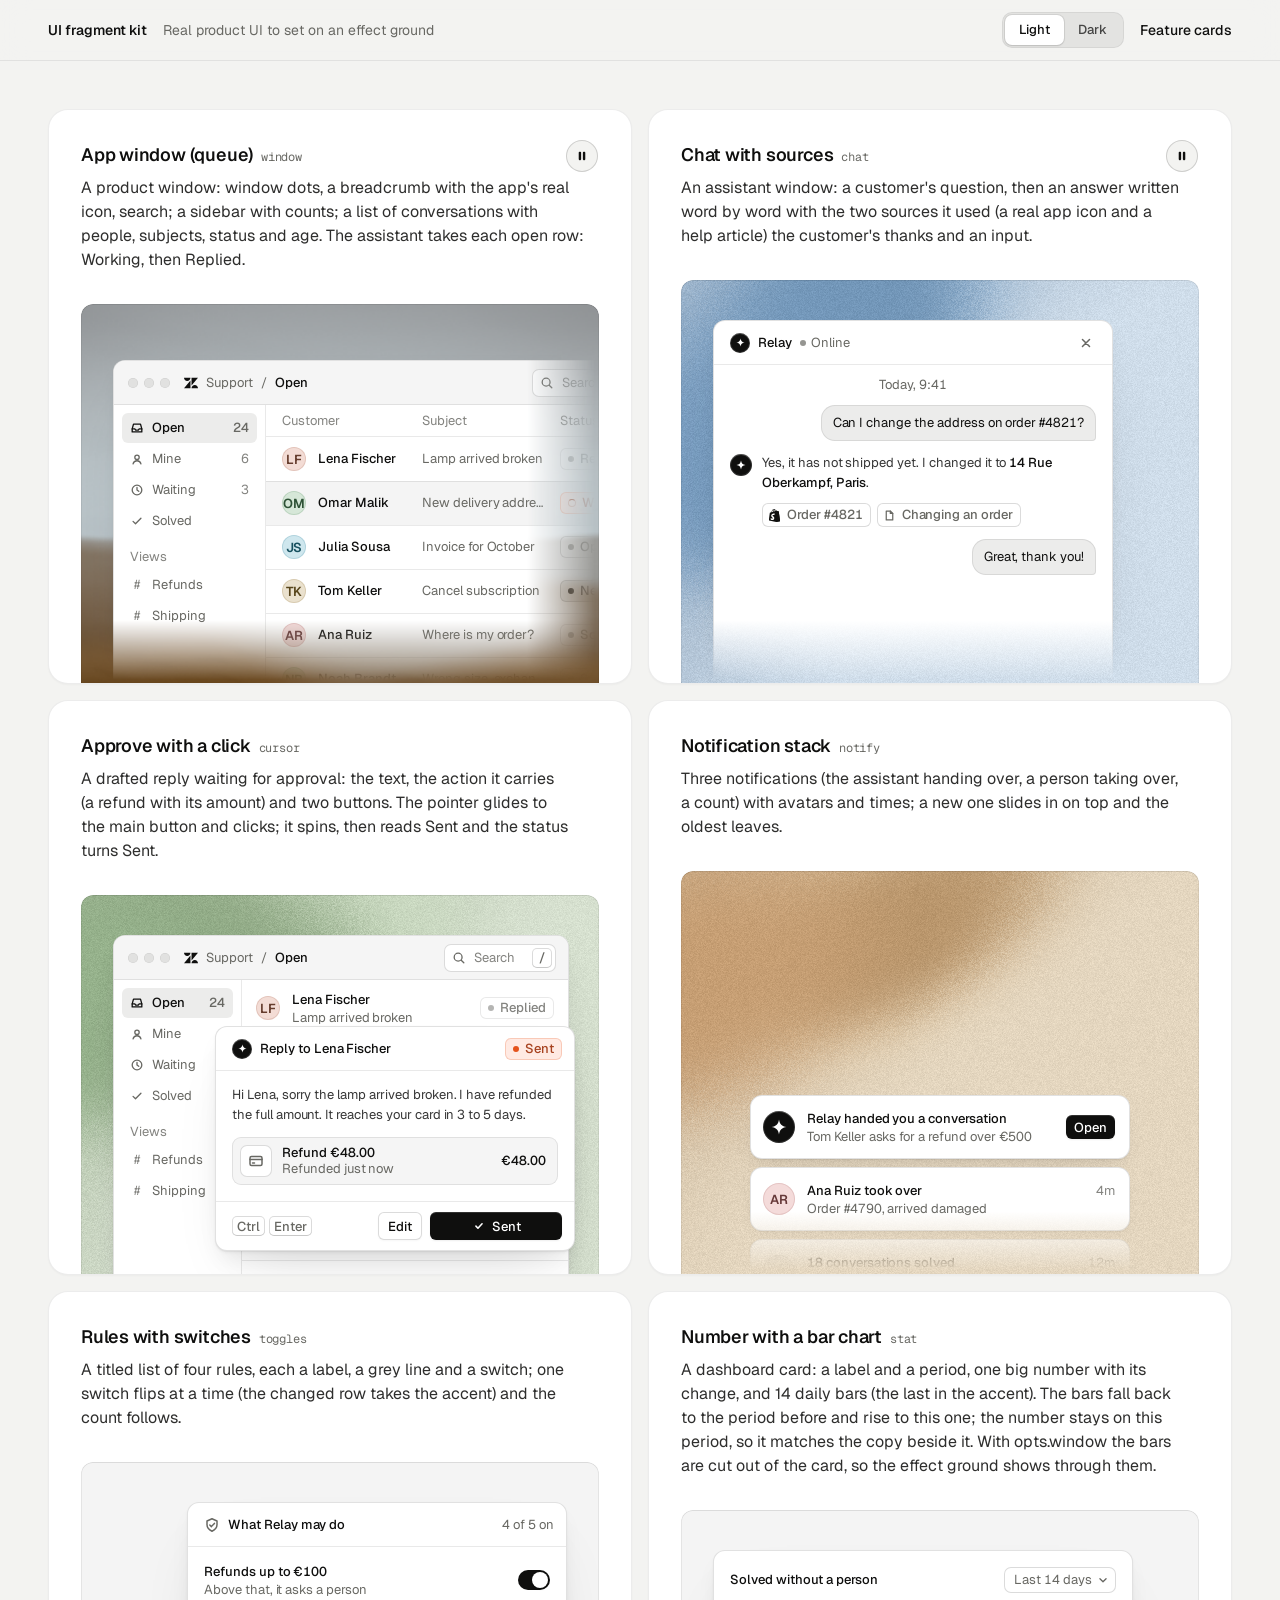
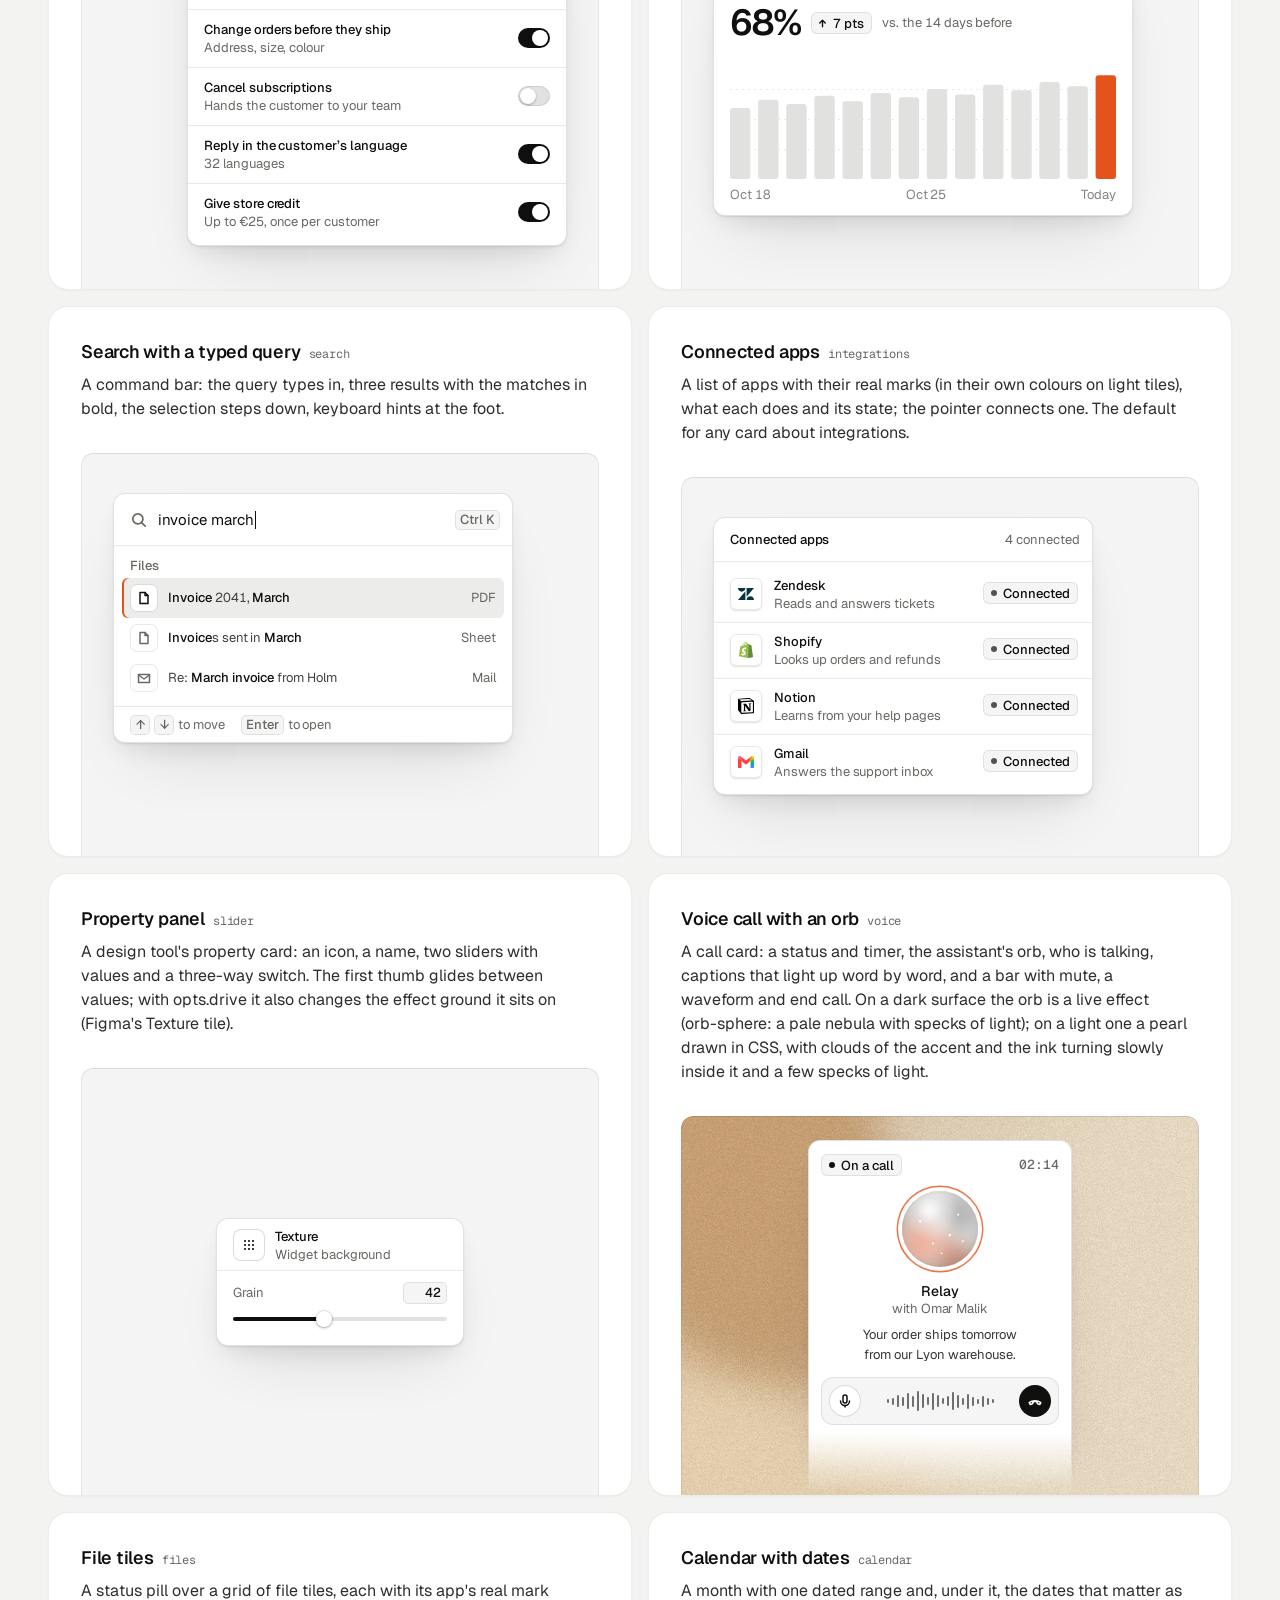
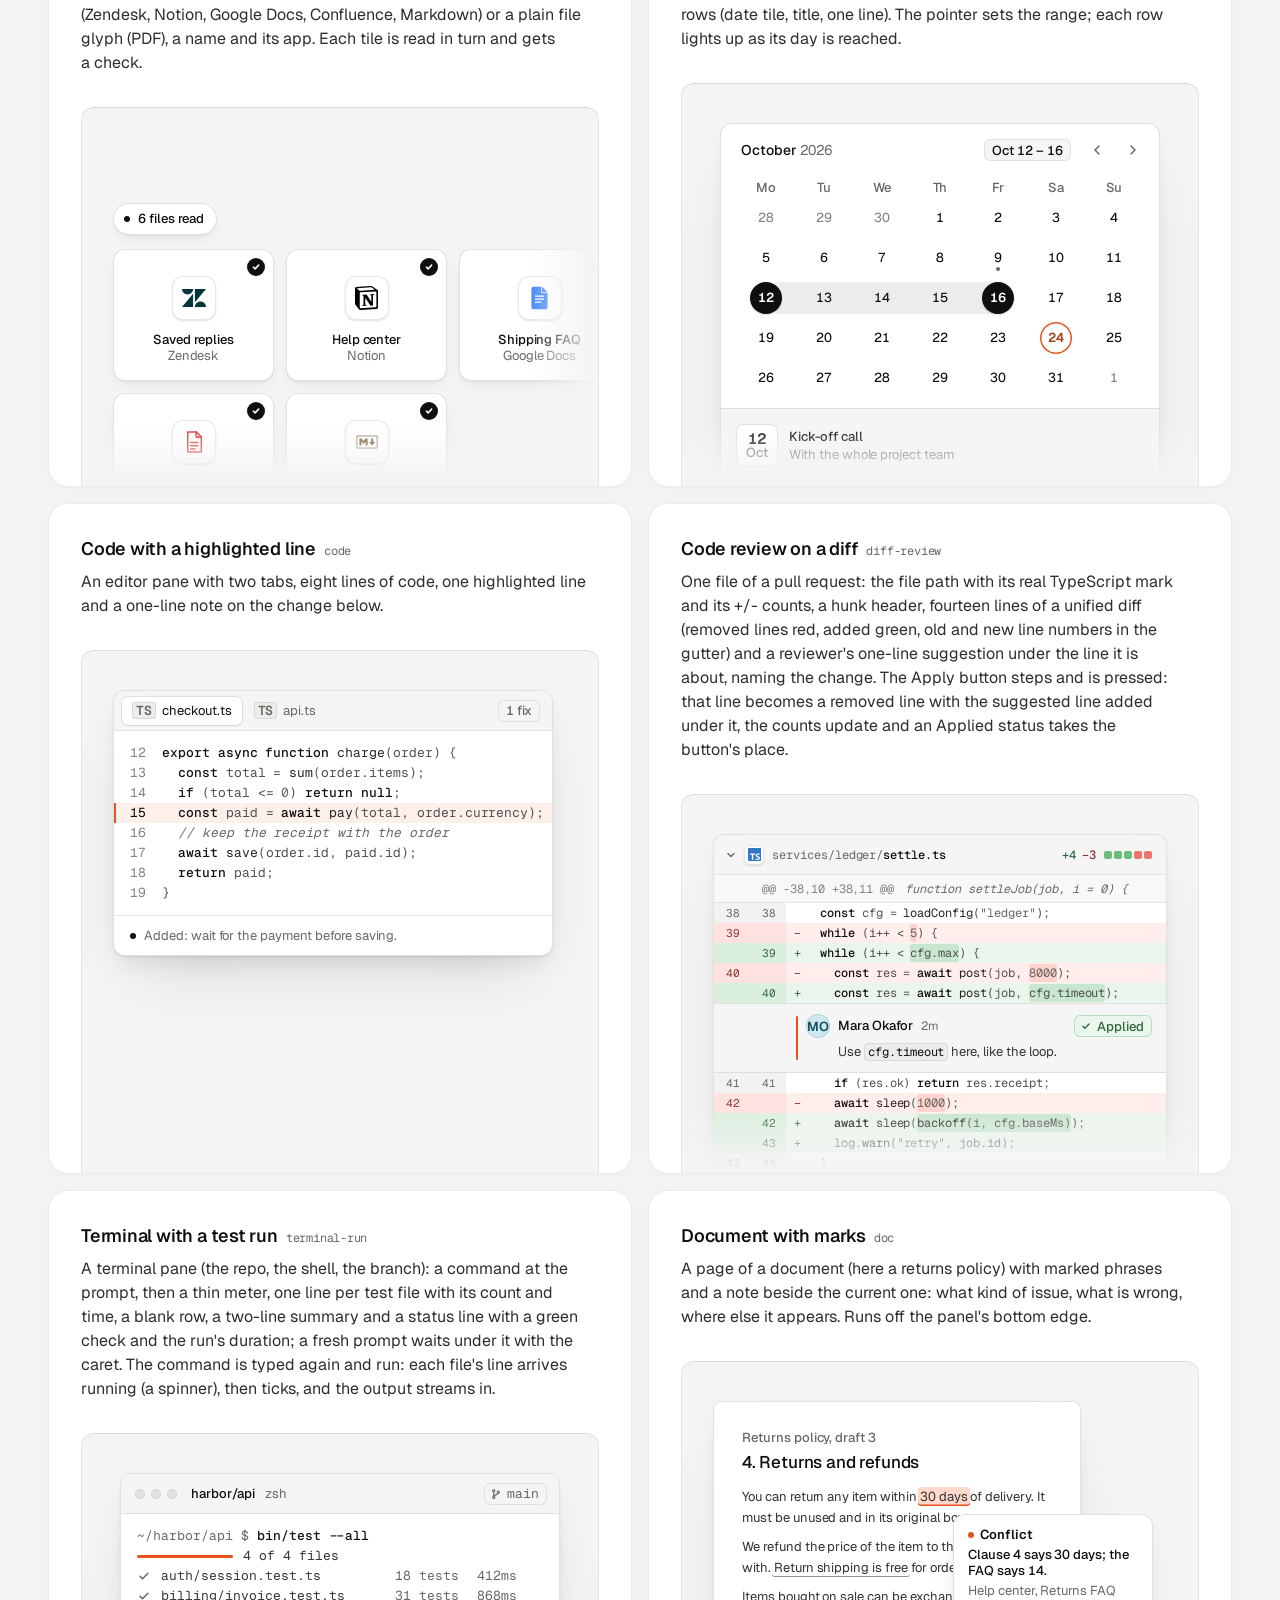
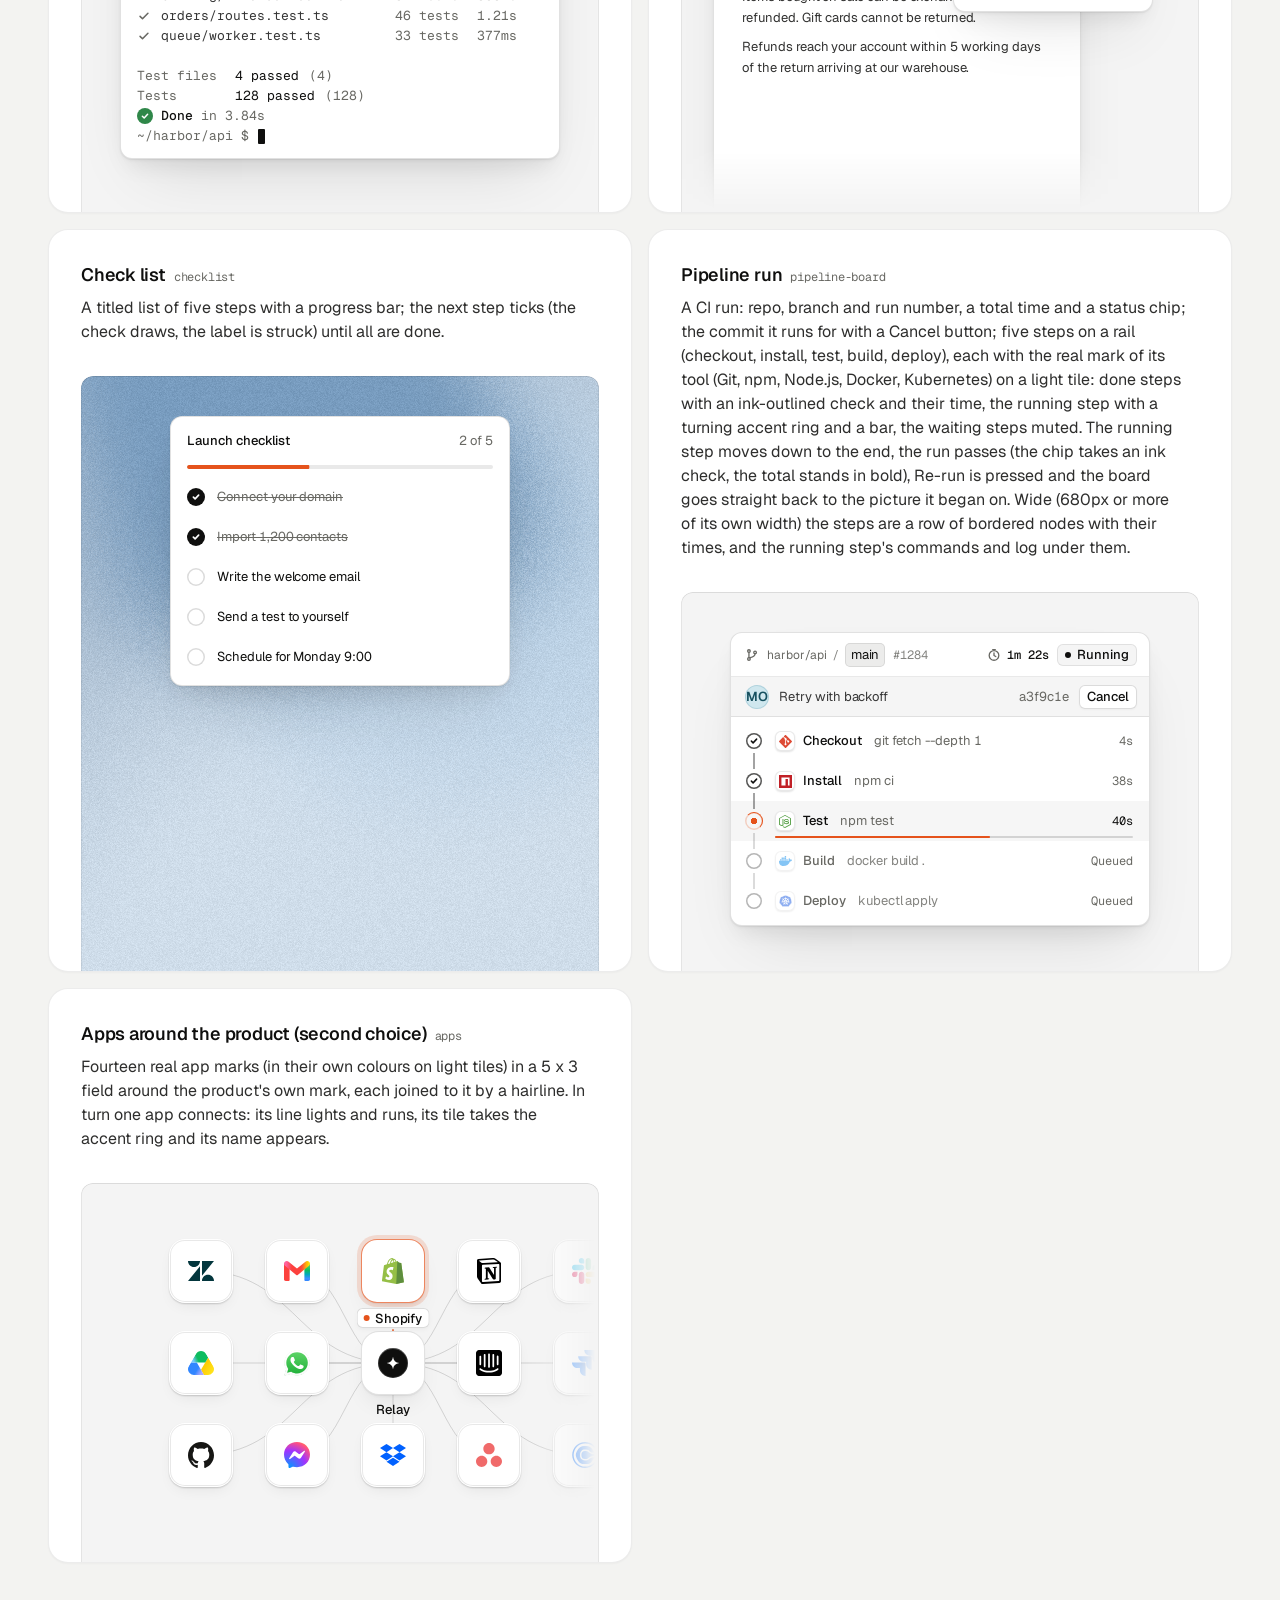
<file: assets/ui/index.html>
<!doctype html>
<html lang="en" data-theme="light">
<head>
<script>window.__tpGlMax = 16;   /* a gallery shows many live effects at once; a page of a site keeps the default 4 (fx.js) */</script>
<meta charset="utf-8">
<meta name="viewport" content="width=device-width, initial-scale=1">
<title>UI fragment kit</title>
<meta name="description" content="Nineteen pieces of real product UI from the taste-skill kit, each on an effect ground in a feature card.">
<link rel="preconnect" href="https://fonts.googleapis.com">
<link rel="preconnect" href="https://fonts.gstatic.com" crossorigin>
<link href="https://fonts.googleapis.com/css2?family=Geist:wght@300..700&family=Geist+Mono:wght@400;500&display=swap" rel="stylesheet">
<link rel="stylesheet" href="base.css">
<link rel="stylesheet" href="cards.css">
<style>
  :root { --font-text: "Geist", system-ui, sans-serif; --font-display: "Geist", system-ui, sans-serif; --font-mono: "Geist Mono", ui-monospace, monospace; }
  [data-theme="light"] { --bg: #f3f3f1; --card: #ffffff; --ink: #0f0f0e; --muted: #686863; --accent: #e5531c; --accent-ink: #ffffff; --g-bg: #e9e8e4; --g-surface: #f6f5f2; --frag: #ffffff; --warm: #c9a679; }
  [data-theme="dark"] { --bg: #070708; --card: #151517; --ink: #f2f2ef; --muted: #8f9094; --accent: #ff7a3c; --accent-ink: #120c08; --g-bg: #0e0e10; --g-surface: #1b1c1f; --frag: #1c1d20; --warm: #9c9689; }
  * { box-sizing: border-box; }
  html, body { margin: 0; }
  body { font-family: var(--font-text); background: var(--bg); color: var(--ink); -webkit-font-smoothing: antialiased; }
  .panel { --fx-bg: var(--g-bg); --fx-surface: var(--g-surface); --fx-ink: var(--ink); --fx-muted: var(--muted); --fx-accent: var(--hue, var(--warm)); --fx-accent-ink: var(--accent-ink); --calm: var(--g-bg); --p-h: 380px; }
  .top { position: sticky; top: 0; z-index: 20; background: color-mix(in oklab, var(--bg) 86%, transparent); backdrop-filter: blur(14px); -webkit-backdrop-filter: blur(14px); border-bottom: 1px solid color-mix(in oklab, var(--ink) 8%, transparent); }
  .top__in { max-width: 1232px; margin: 0 auto; padding: 0 24px; height: 60px; display: flex; align-items: center; gap: 16px; font-size: 14px; line-height: 20px; }
  .top__in strong { font-weight: 560; }
  .top__in > span { color: var(--muted); }
  .sp { flex: 1; }
  .seg { display: inline-flex; padding: 3px; border-radius: 10px; background: color-mix(in oklab, var(--ink) 6%, var(--bg)); box-shadow: inset 0 0 0 1px color-mix(in oklab, var(--ink) 6%, transparent); }
  .seg button { font: inherit; font-size: 13px; font-weight: 500; border: 0; background: none; color: color-mix(in oklab, var(--ink) 72%, var(--bg)); height: 30px; padding: 0 14px; border-radius: 7px; cursor: pointer; }
  .seg button[aria-pressed="true"] { background: var(--card); color: var(--ink); box-shadow: 0 0 0 1px color-mix(in oklab, var(--ink) 8%, transparent), 0 1px 2px rgb(0 0 0 / .1); }
  .top__in a { color: var(--ink); text-decoration: none; font-weight: 500; }
  main { max-width: 1232px; margin: 0 auto; padding: 48px 24px 96px; }
  .grid { display: grid; grid-template-columns: repeat(2, minmax(0, 1fr)); gap: 16px; }
  .card > h3 code { font: 400 12px/16px var(--font-mono); color: var(--muted); margin-left: 8px; }
  @media (max-width: 860px) { .grid { grid-template-columns: minmax(0, 1fr); } }
  @media (max-width: 600px) { main { padding: 24px 16px 64px; } .top__in { padding: 0 16px; } .top__in > span { display: none; } .panel { --p-h: 340px; } }
</style>
</head>
<body>
<header class="top">
  <div class="top__in">
    <strong>UI fragment kit</strong><span>Real product UI to set on an effect ground</span>
    <span class="sp"></span>
    <div class="seg" role="group" aria-label="Theme"><button type="button" data-mode="light" aria-pressed="true">Light</button><button type="button" data-mode="dark" aria-pressed="false">Dark</button></div>
    <a href="cards.html">Feature cards</a>
  </div>
</header>
<main><div class="grid" id="grid"></div></main>

<script type="module">
  import fx from '../effects/fx.js';
  import ui from './ui.js';
  const index = await fetch('index.json').then(r => r.json());
  // where each one sits, as its meta.json says: anchored at a corner or rising from the bottom and cut by
  // the panel's edge, or whole with 24px or more of ground round it; a fade only where an edge cuts it.
  // Only the compact slider sits in the calm middle (Figma's Texture tile); the cursor dialog is shown
  // where it belongs, over the lower-right edge of a window. [class, fade, style, opts]
  const PLACE = {
    window: ['at-corner', 'stage--fade-br', '--ay:56px'],
    chat: ['at-rise to-edge', 'stage--fade-b'],
    cursor: ['at-over', '', '--bx:24px;--by:24px'],
    notify: ['at-rise fit', 'stage--fade-b', '--ay:calc(100% - 180px);--ay-sm:calc(100% - 180px);--fit-max:380px'],
    toggles: ['at-right', ''],
    stat: ['at-corner', ''],
    search: ['at-corner', ''],
    integrations: ['at-corner', ''],
    slider: ['at-center', '', '', '{"compact":true,"drive":{"param":"grain","min":0.15,"max":0.95}}'],
    voice: ['at-rise to-edge fit', 'stage--fade-b', '--ax:max(24px, 50% - 132px);--ay:24px;--fit-max:264px'],
    files: ['at-corner wide', 'stage--fade-br', '--w:680px;--ay:96px'],
    calendar: ['at-rise fit', 'stage--fade-b', '--fit-max:440px'],
    code: ['at-corner', ''],
    'diff-review': ['at-corner fit', 'stage--fade-b', '--fit-max:480px'],
    'terminal-run': ['at-rise fit', '', '--fit-max:440px'],
    'pipeline-board': ['at-rise fit', '', '--fit-max:420px'],
    doc: ['at-corner to-edge', 'stage--fade-b'],
    checklist: ['at-rise fit', '', '--fit-max:340px'],
    apps: ['at-corner wide', 'stage--fade-br', '--w:560px;--ay:48px'],
  };
  // grounds behind UI are soft lit fields (never a line or dot pattern), on both themes: the bright
  // picture behind dark UI on the dark page, a clear step darker than white UI on the light page
  // the painting stays abstract (a mist over warm sand, level, fully soft) and shows once on the page
  const PAINT = ['painterly-landscape', { blur: 1, brush: 0.35, slope: 0, hillY: 0.3, horizon: 0.62, calm: 0.2, calmX: 0.6, calmY: 0.8, drift: 0, side: 1 }, '{"bg":"#a3b0b6","accent":"#c49a6c"}'];
  const GRAIN = ['grain-gradient', { speed: 0, grainMotion: 0, calm: 0.2, calmX: 0.5, calmY: 0.6, tint: 0.6, contrast: 0.6 }, '{"bg":"#d9ccb7","surface":"#e9e0d2","ink":"#2a2622","muted":"#6f675c","accent":"#a8794a"}'];
  const SKY = [GRAIN[0], GRAIN[1], '{"bg":"#c6d3df","surface":"#d6e0e9","ink":"#25303a","muted":"#5d6873","accent":"#3f6a92"}'];
  const SAGE = [GRAIN[0], GRAIN[1], '{"bg":"#cdd6c6","surface":"#dce3d6","ink":"#262d24","muted":"#5f6a5a","accent":"#6c8e63"}'];
  const GROUND = (m, i) => (m.name === 'slider' ? GRAIN : i === 0 ? PAINT : [GRAIN, SKY, SAGE][i % 3]);
  const q = new URLSearchParams(location.search);
  const grid = document.getElementById('grid');
  grid.innerHTML = index.fragments.map((m, i) => {
    const [at, fade, extra = '', opts = ''] = PLACE[m.name] || ['at-corner', 'stage--fade-br'];
    const [id, params, pal] = GROUND(m, i);
    const w = at === 'at-center' ? '' : ` style="--ax:32px;--ay:40px;${extra}"`;
    const o = opts ? ` data-ui-opts='${opts}'` : '';
    // the cursor is a dialog over a window's edge: the window under it holds still
    const under = m.name === 'cursor' ? `<div class="at-corner" style="--ax:32px;--ay:40px" data-ui-load="window" data-ui-opts='{"compact":true}' data-ui-still></div>` : '';
    return `<article class="card card--row"><h3>${m.title}<code>${m.name}</code></h3><p>${m.shows}</p>
      <div class="panel" data-fx="${id}" data-fx-seed="${(i + 1) * 17}" data-fx-params='${JSON.stringify(params)}' data-fx-palette='${pal}' style="--calm-k:0%">
        <div class="stage ${fade}">${under}<div class="${at}"${w}${o} data-ui-load="${m.name}"></div></div></div></article>`;
  }).join('');
  function setMode(mode) {
    document.documentElement.dataset.theme = mode;
    document.querySelectorAll('.seg button').forEach(b => b.setAttribute('aria-pressed', String(b.dataset.mode === mode)));
  }
  setMode(q.get('mode') === 'dark' ? 'dark' : 'light');
  if (q.has('t')) fx.setClock(+q.get('t'));
  // each ground is drawn once near the screen and kept as a picture (its WebGL context freed), so nineteen
  // panels need one or two contexts, not nineteen
  await Promise.all([ui.loadAll(grid), ui.grounds(grid, fx)]);
  document.documentElement.dataset.ready = '1';
  document.querySelectorAll('.seg button').forEach(b => b.addEventListener('click', async () => {
    setMode(b.dataset.mode);
    for (const el of grid.querySelectorAll('[data-ui]')) el.__ui?.repaint?.();
    await ui.grounds(grid, fx);
  }));
</script>
</body>
</html>
</file>
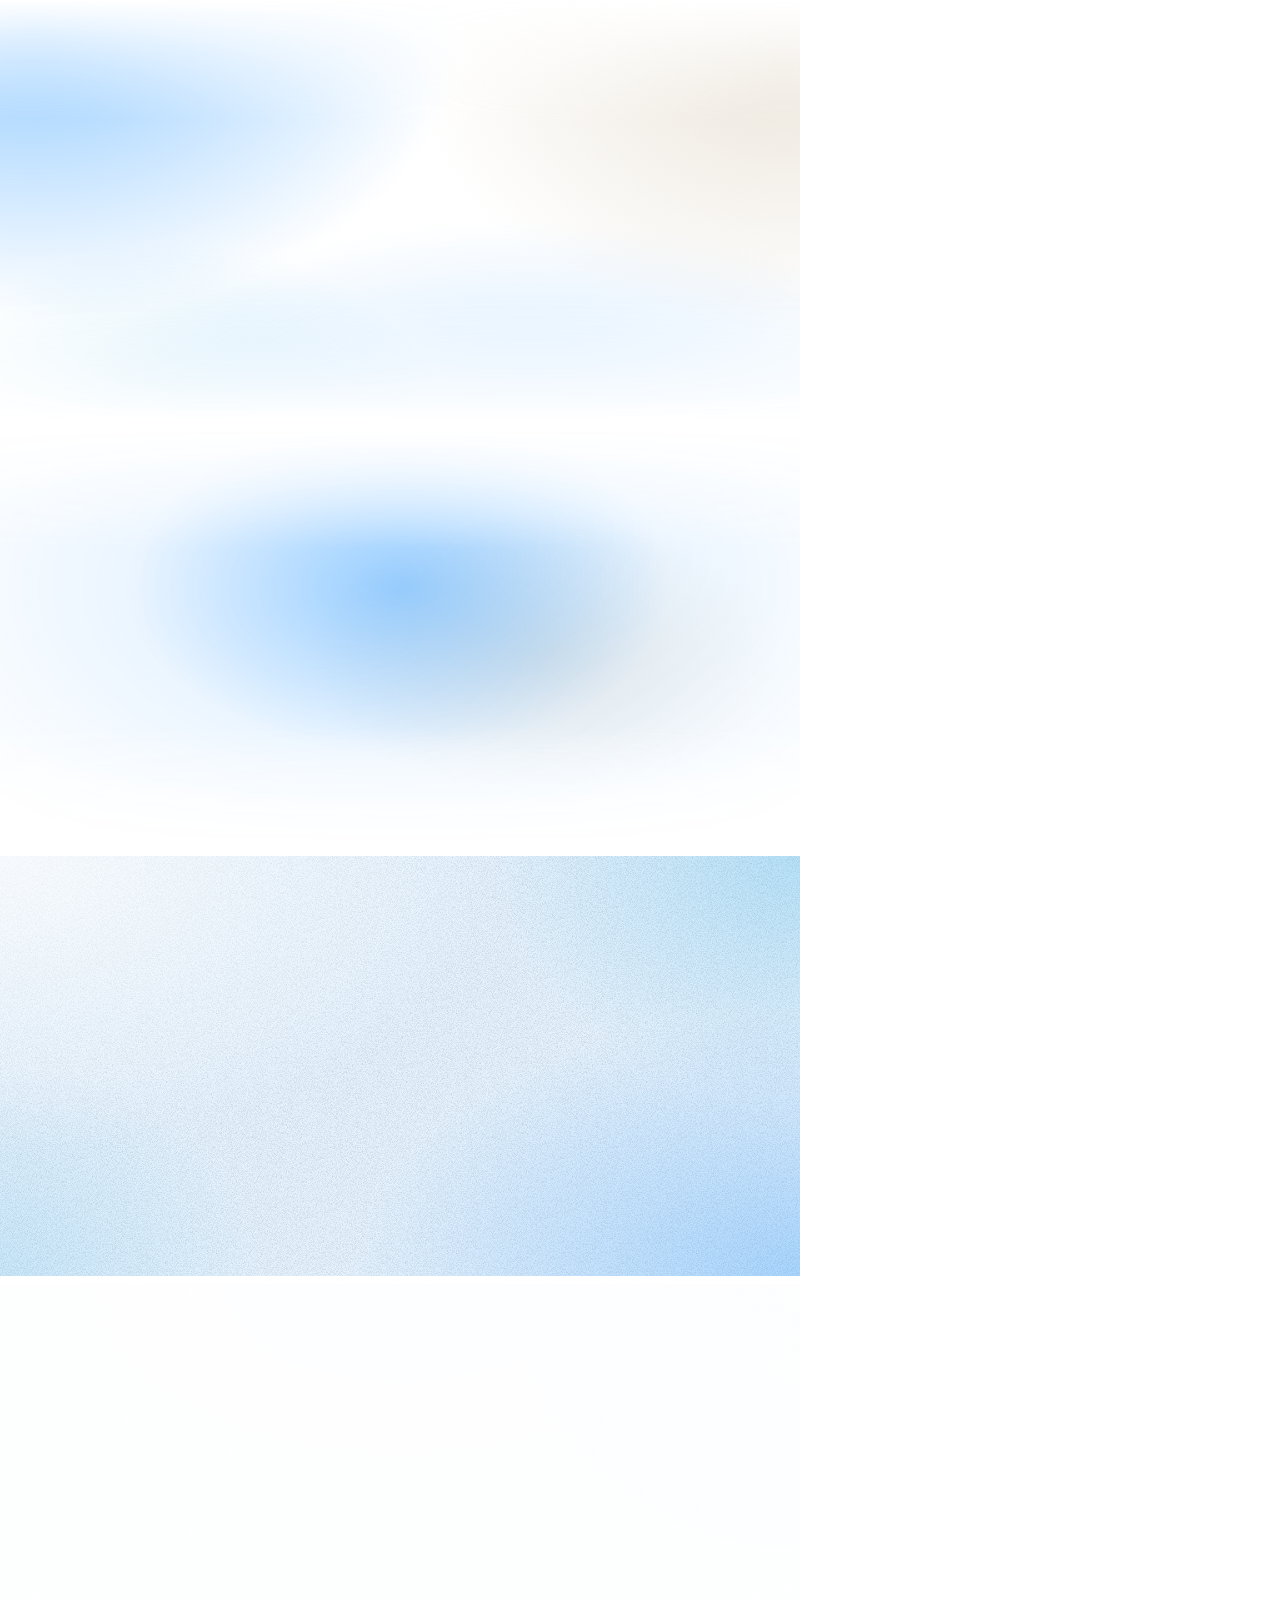
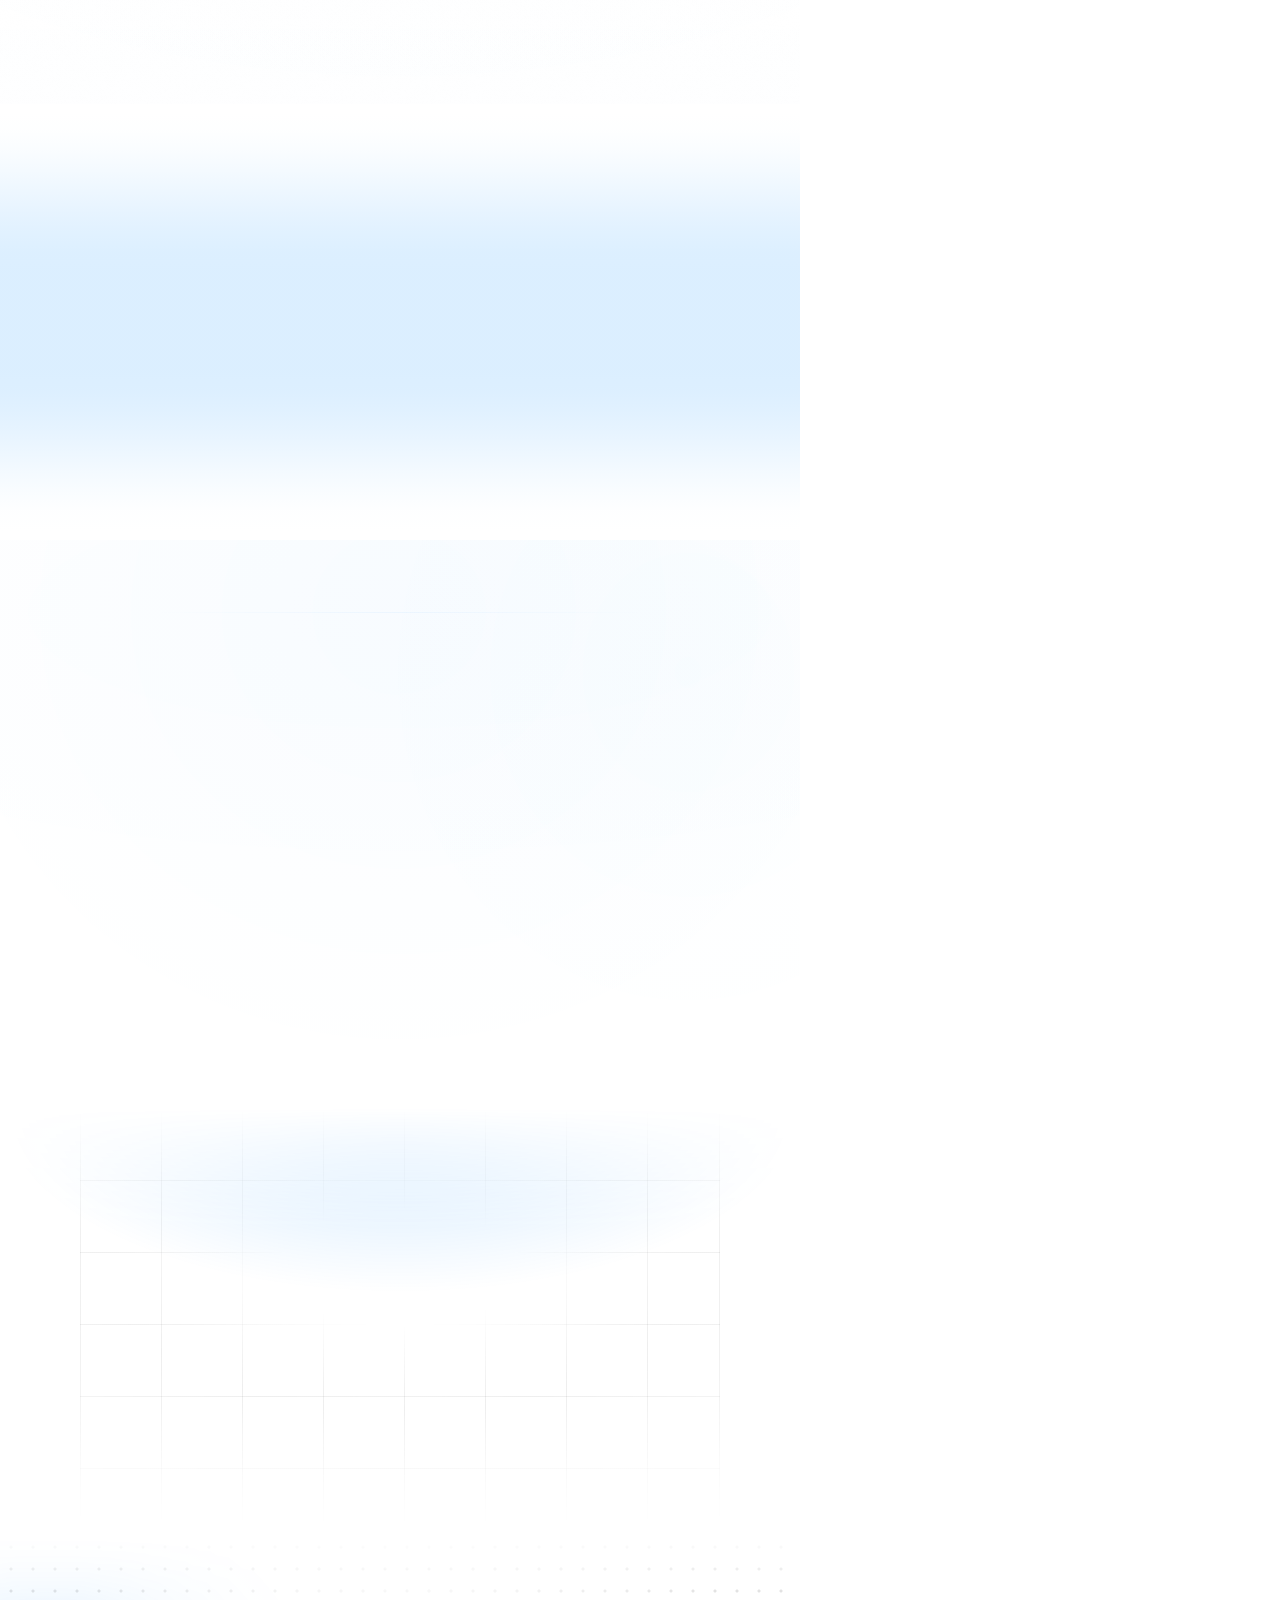
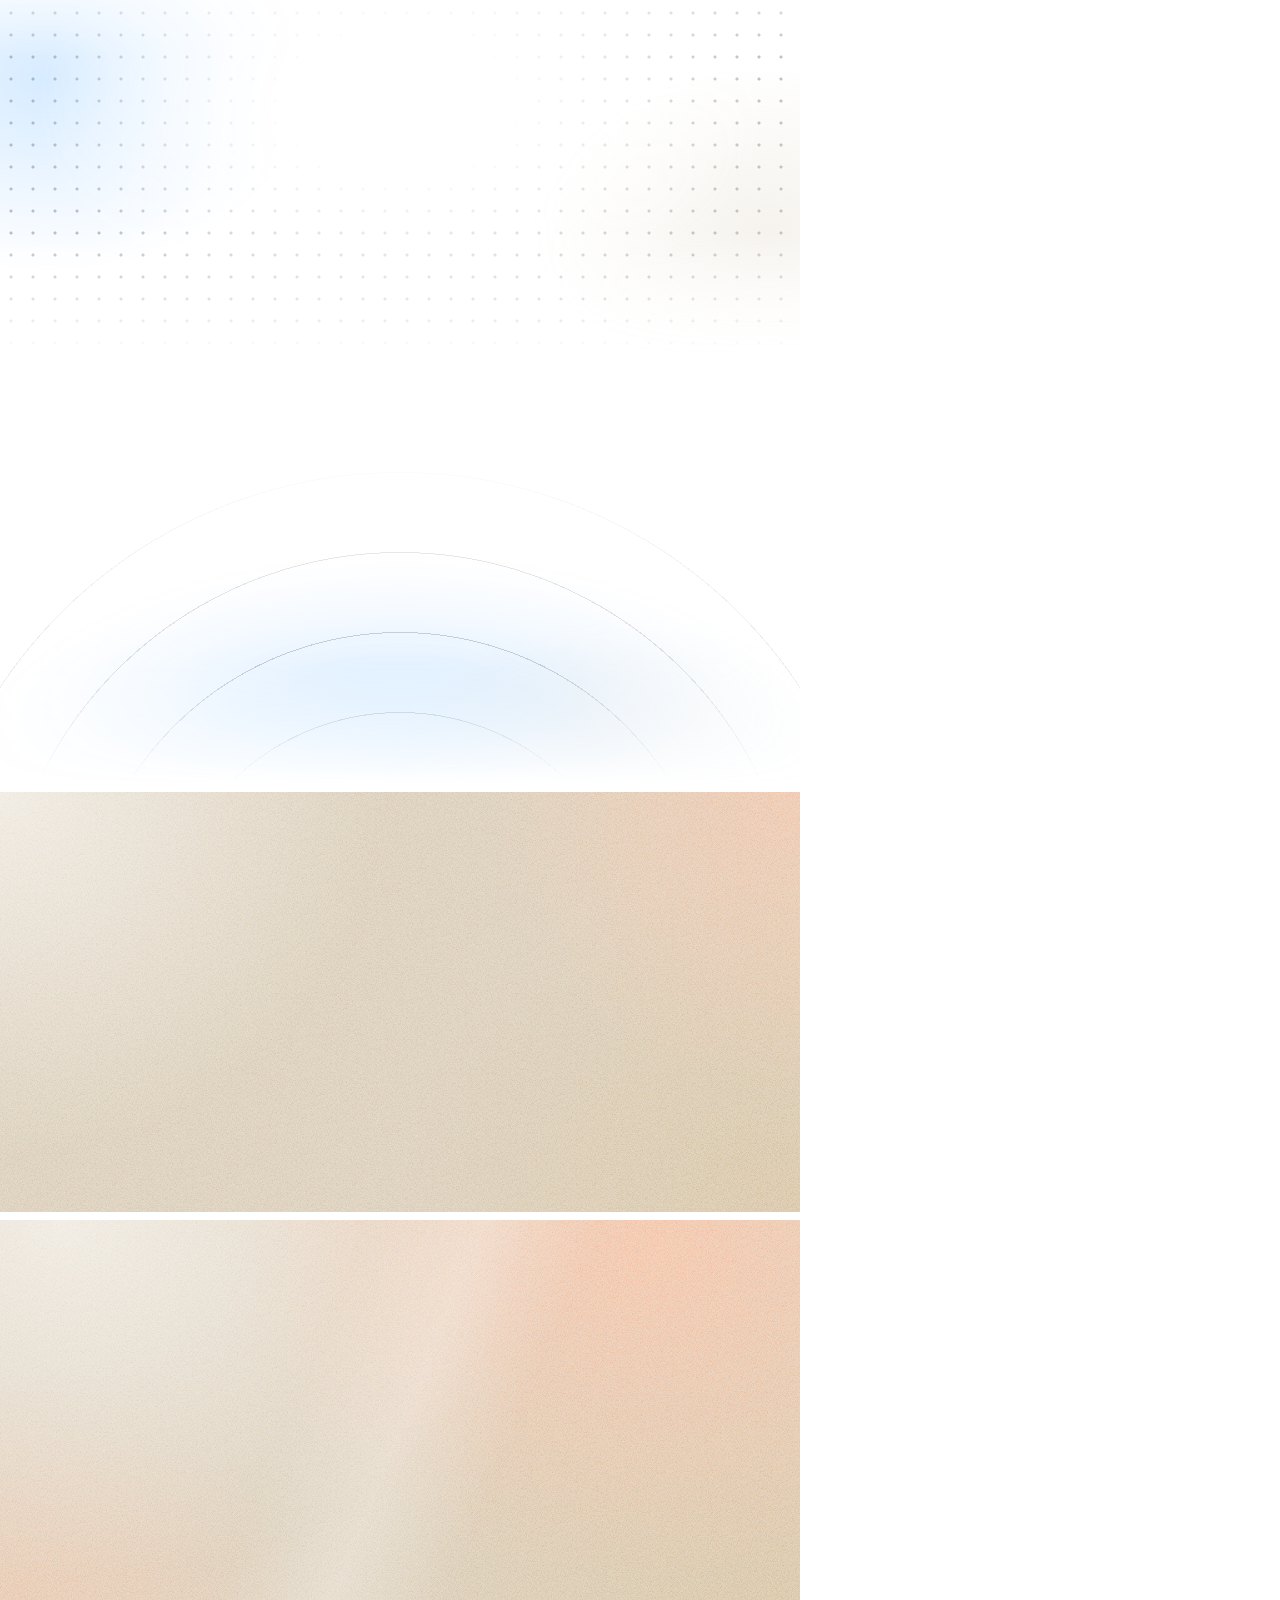
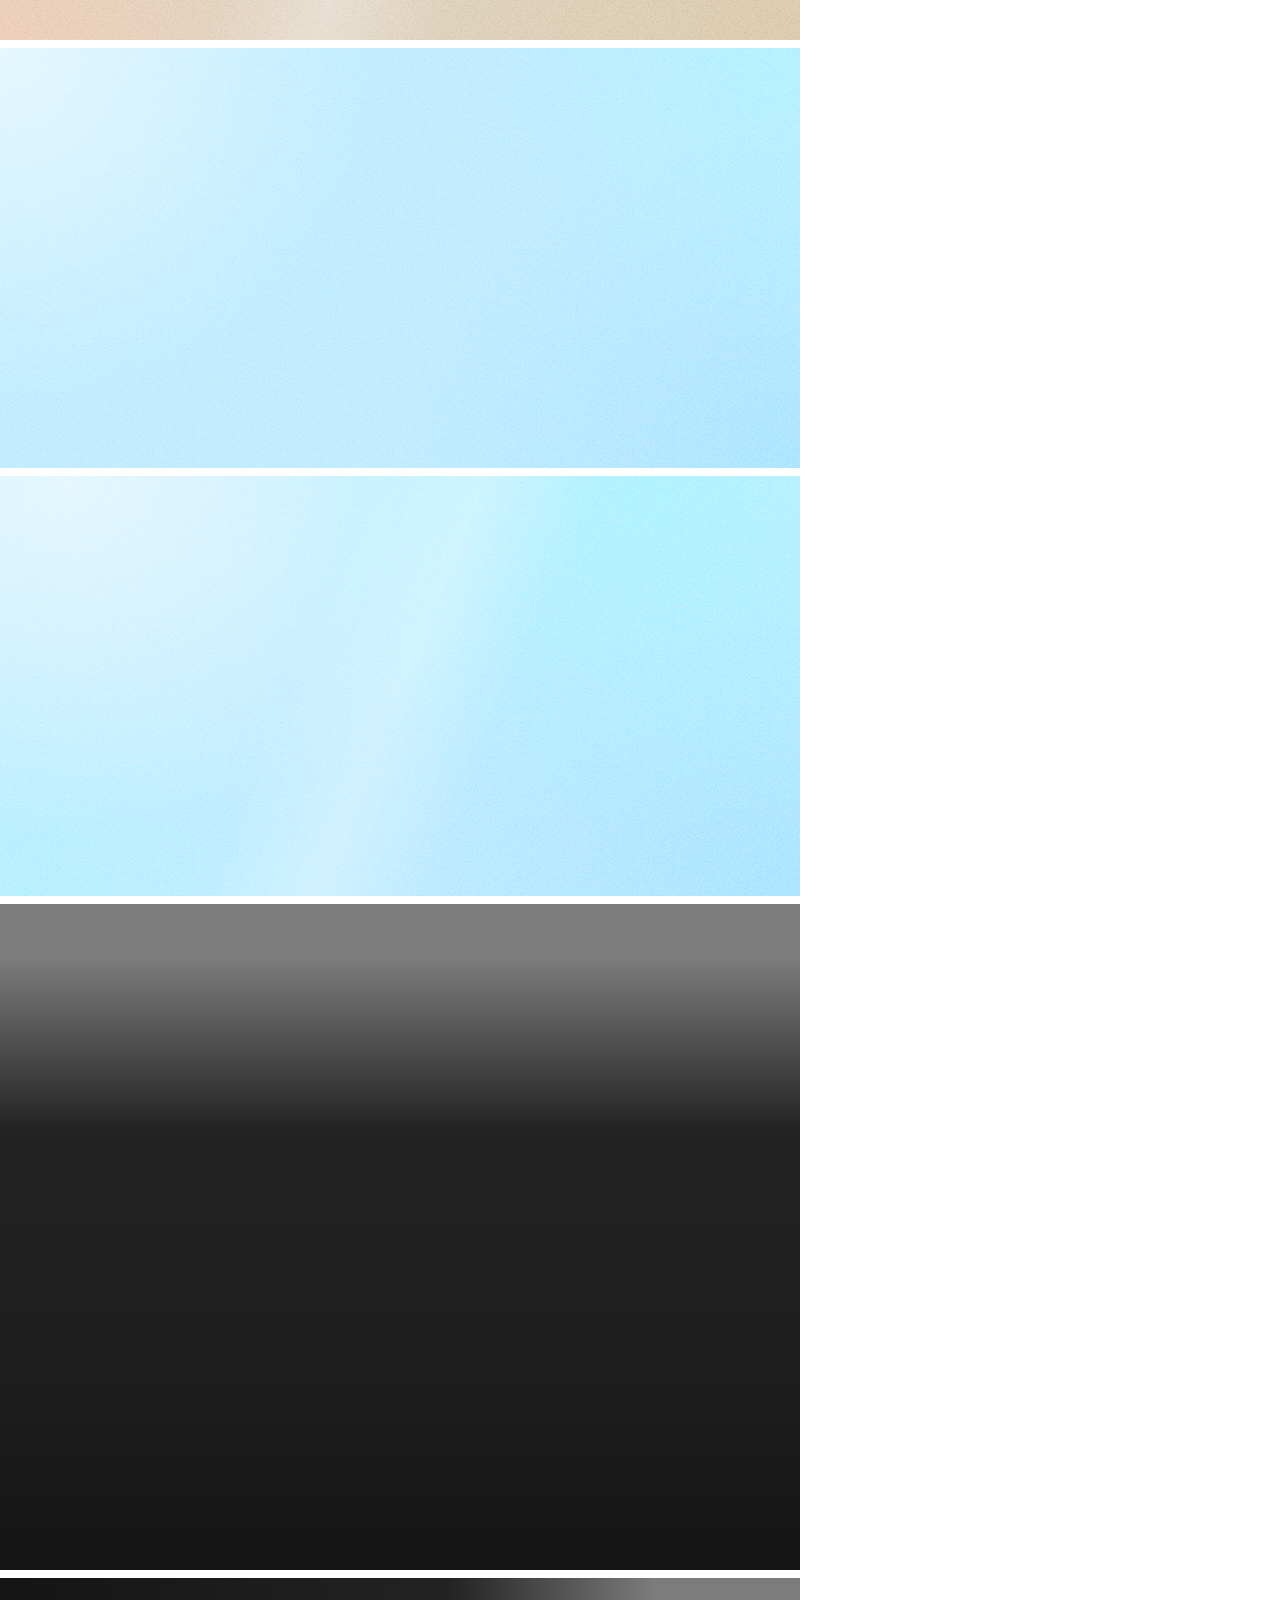
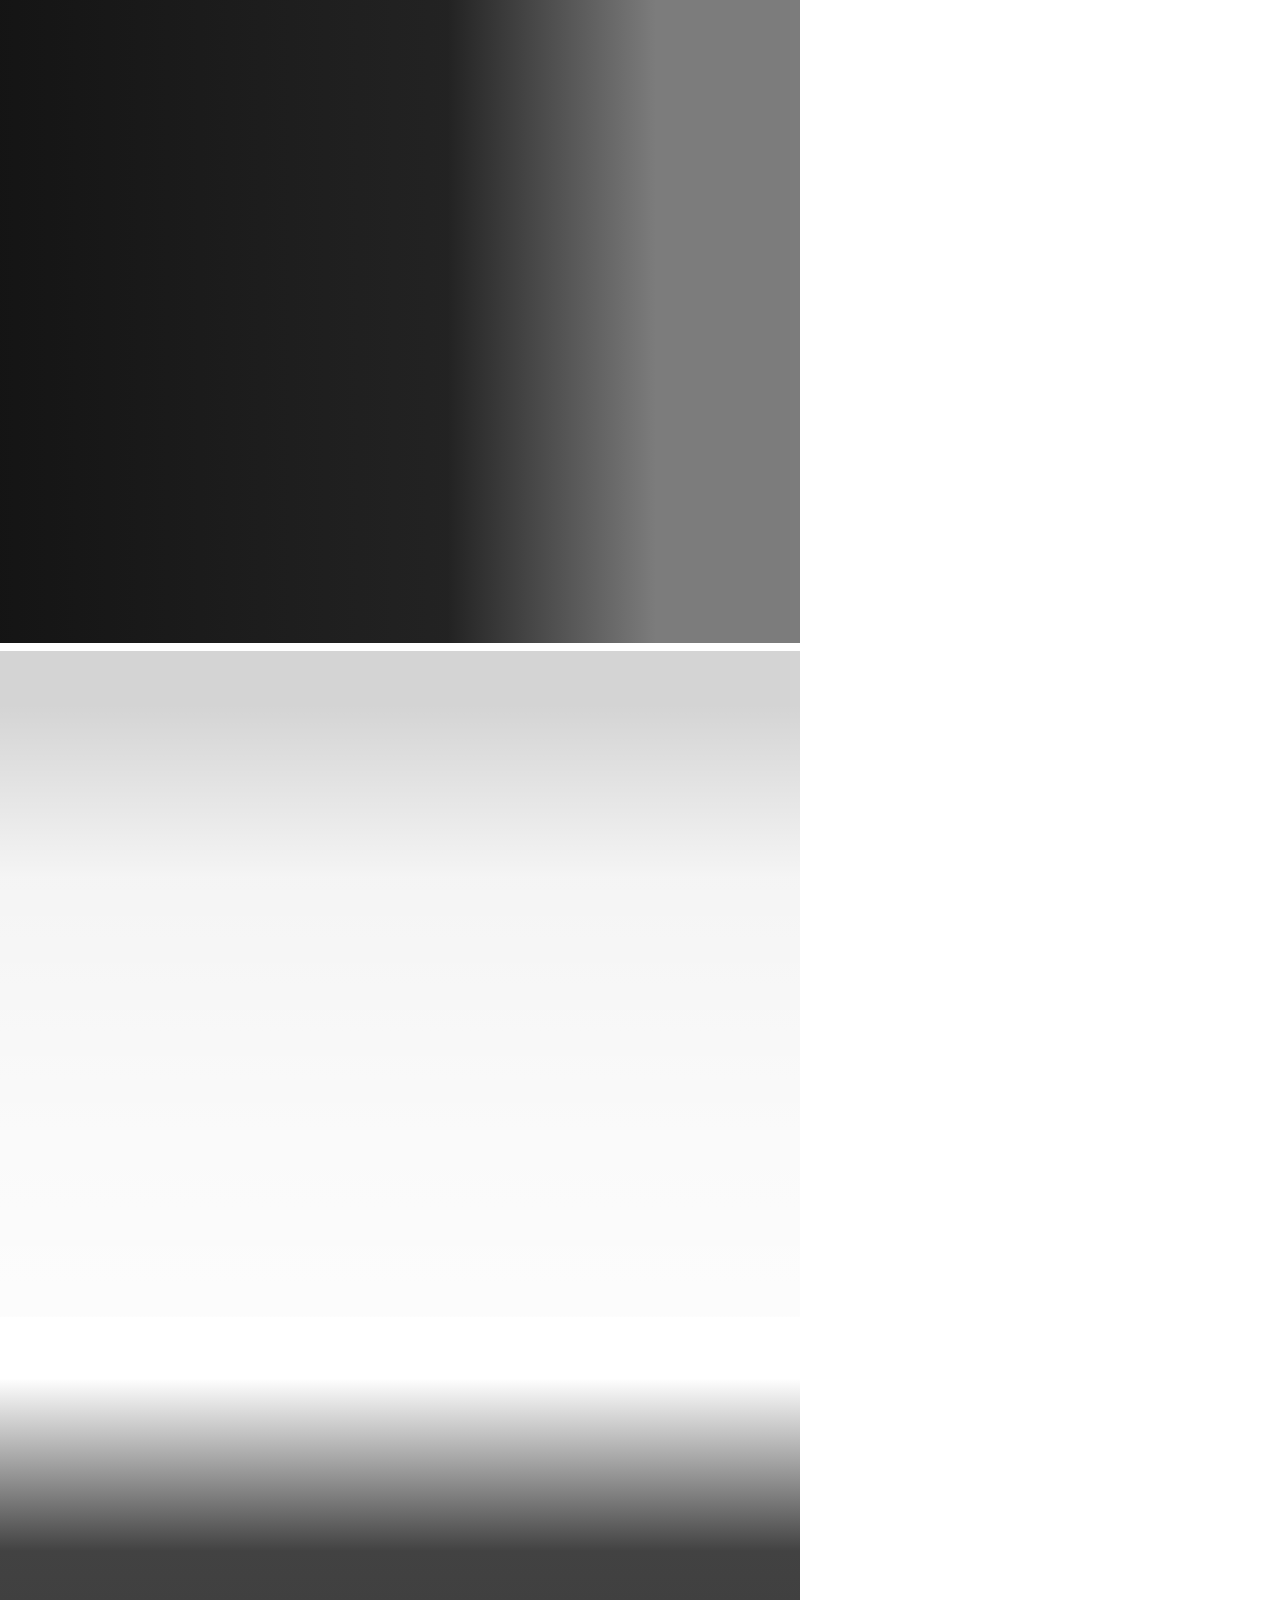
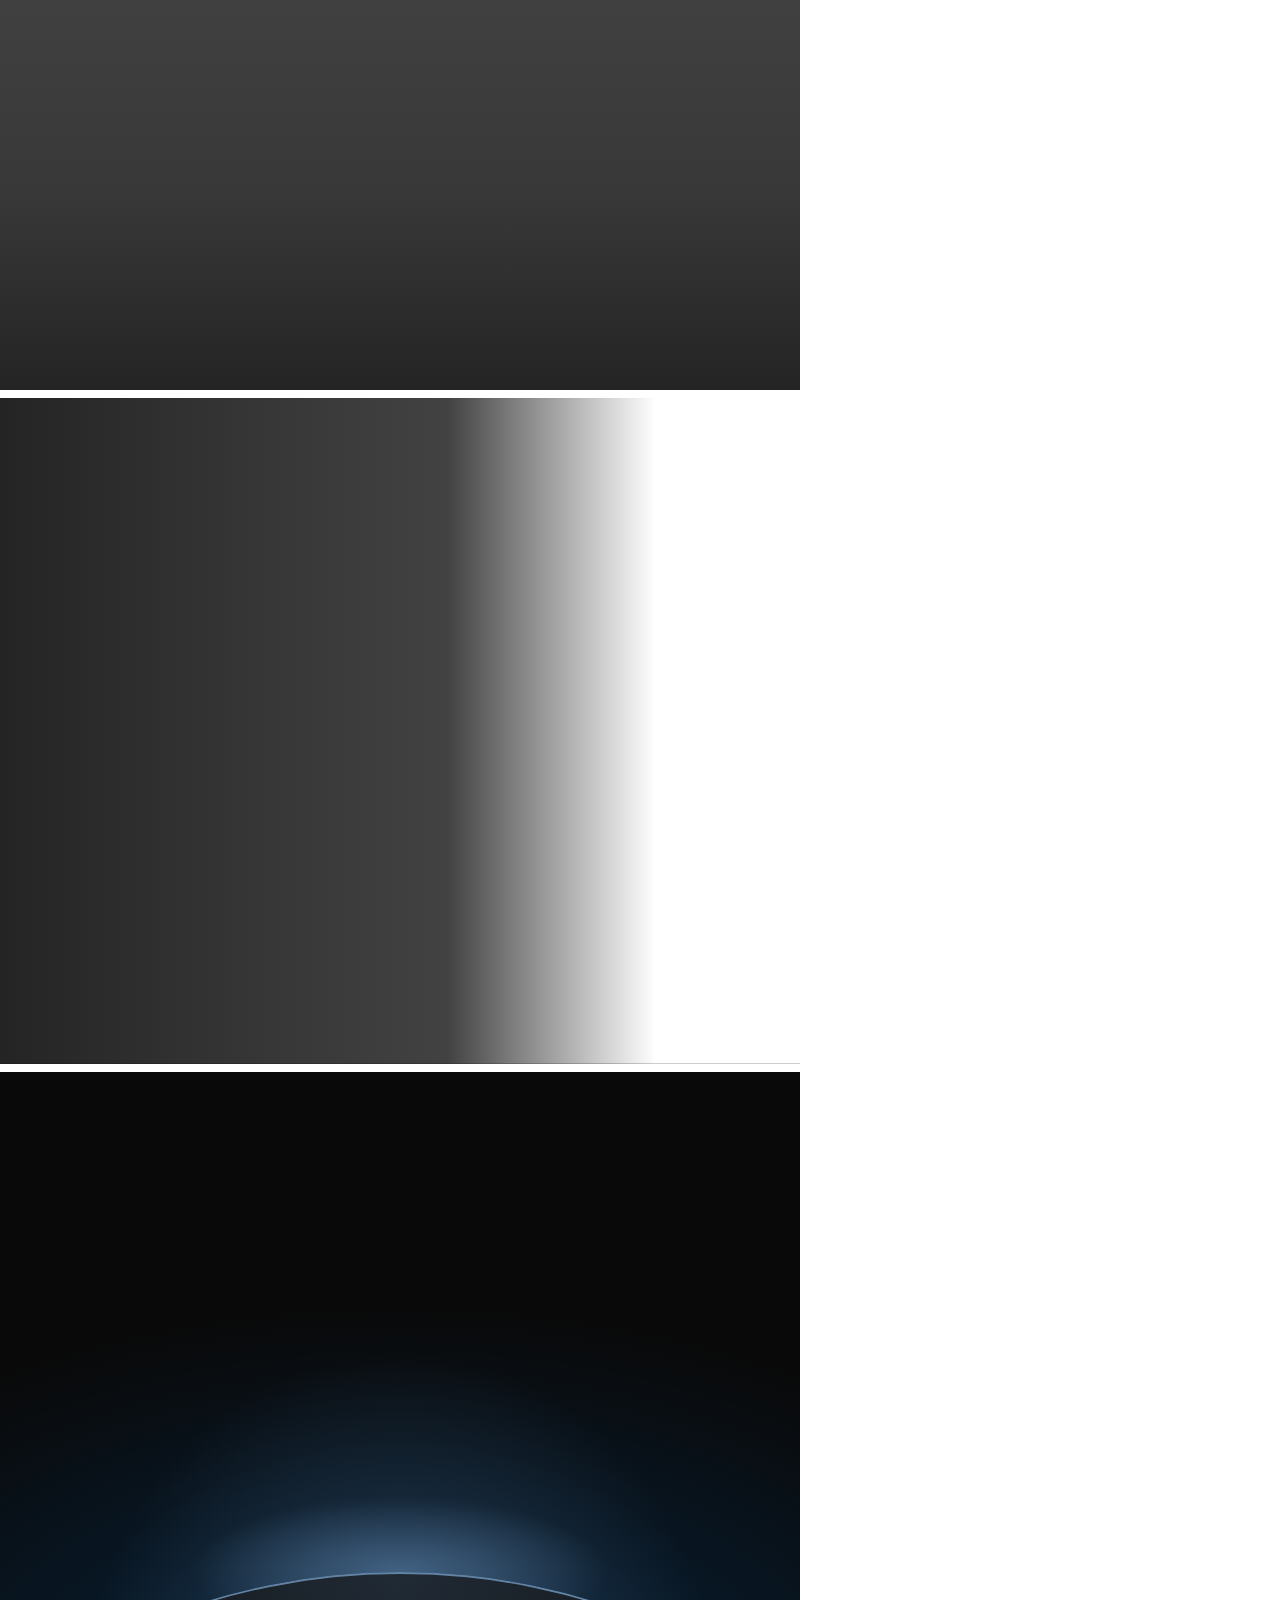
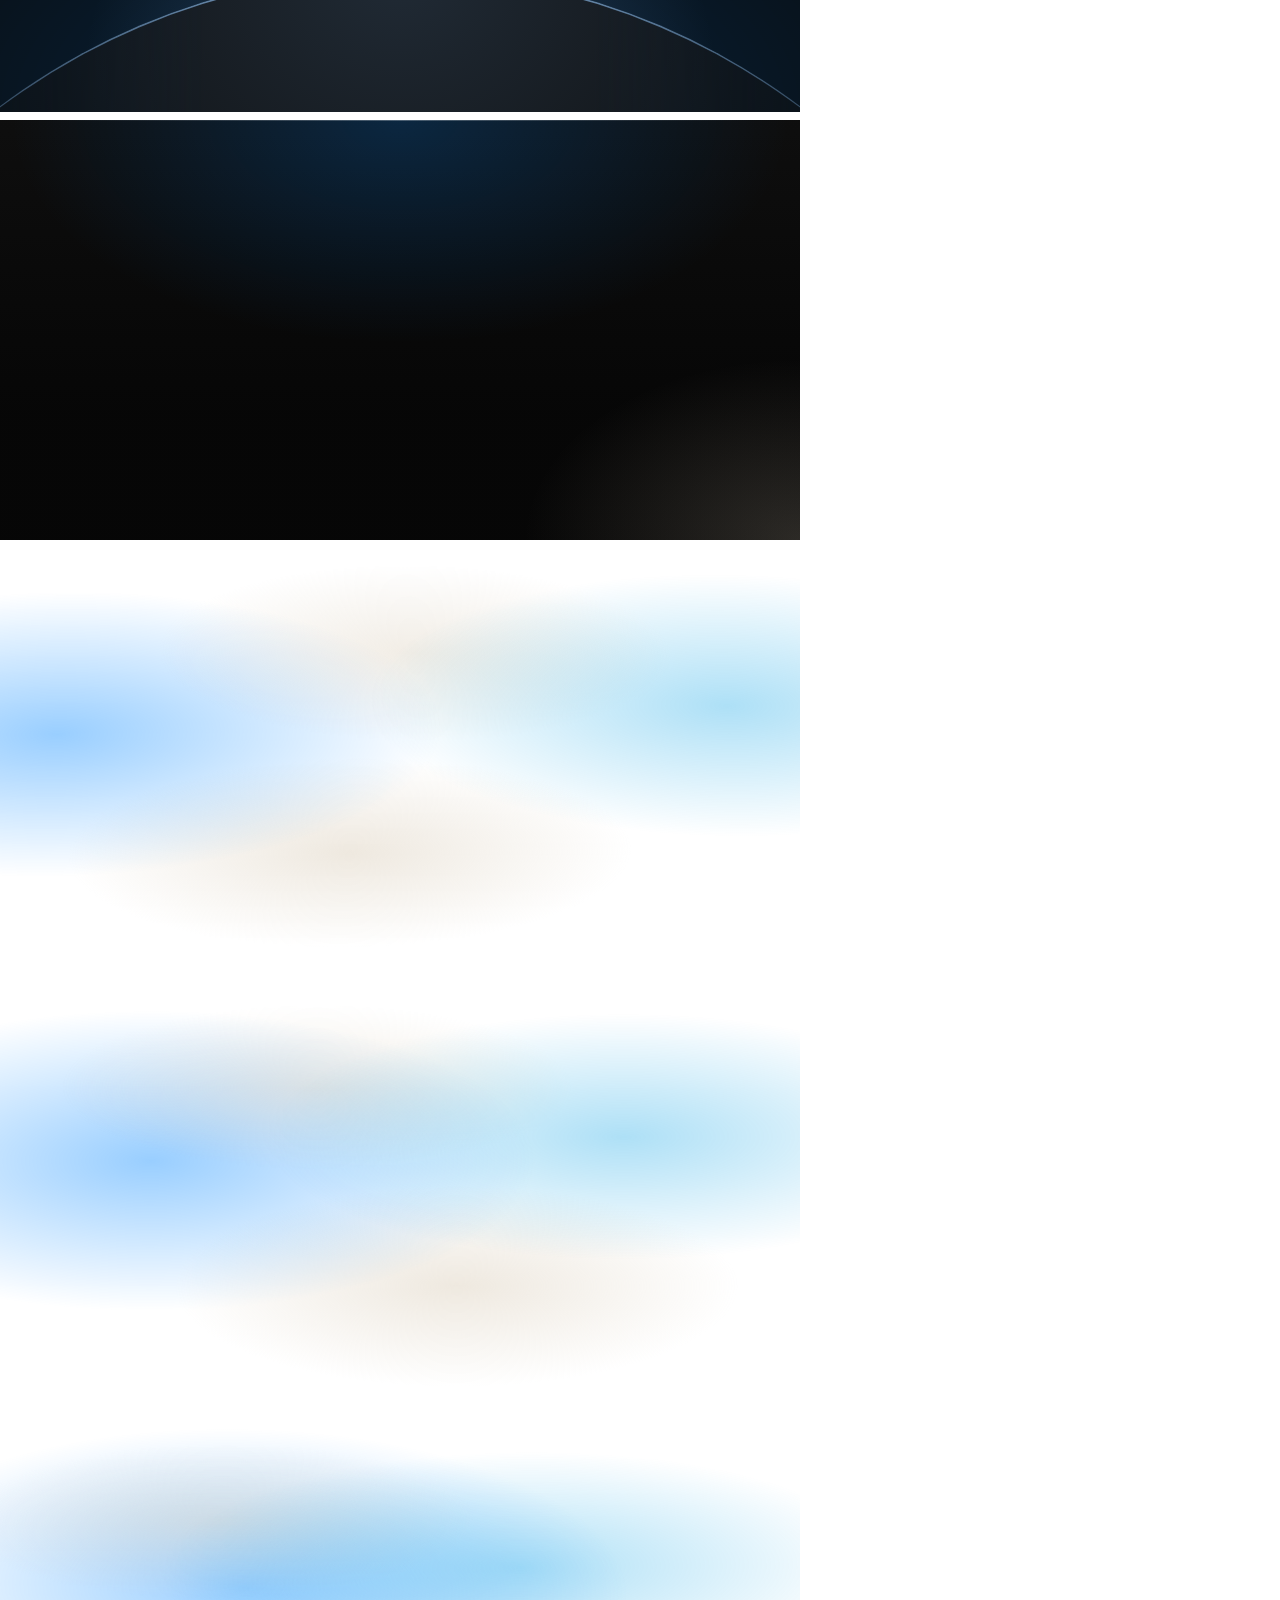
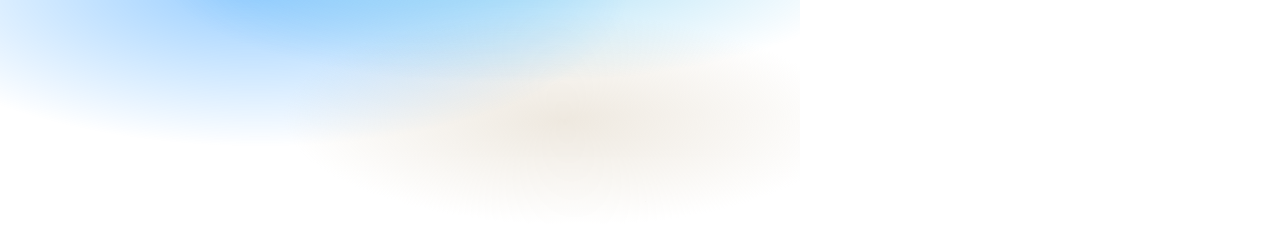
<file: assets/backgrounds/check.html>
<!doctype html>
<html lang="en" data-ground="sand">
<head>
<meta charset="utf-8">
<title>Backgrounds contrast check</title>
<!-- Every ground in a 800px box, for check.mjs: it sets a palette, screenshots the boxes and measures
     the ink and muted contrast on every pixel of each ground's text zone (index.json). The photograph
     grounds sit on a flat grey picture: #7c7c7c for the dark scrim, #d4d4d4 for the light one; and the worst case of the dark scrim: a white
     picture (white words on it). The light scrim is for pale photographs only. -->
<link rel="stylesheet" href="../system.css">
<link rel="stylesheet" href="backgrounds.css">
<style>body { margin: 0; width: 800px; } .box { width: 800px; margin: 0 0 8px; padding: 24px; font-size: 20px; } .pi, .pm { visibility: hidden; } .pi { color: var(--ink); } .pm { color: var(--muted); }  /* the liquid blobs held at the start, the middle and the end of their drift (the keyframes in backgrounds.css), so the text zone is measured where they stand under it */
  .at-start::before { animation: none; transform: translate3d(-7%, 0, 0) skewX(-7deg) scaleY(.94); } .at-start::after { animation: none; transform: translate3d(8%, 0, 0) skewX(6deg) scaleY(1.04); }
  .at-mid::before { animation: none; transform: translate3d(.5%, 0, 0) skewX(-.5deg) scaleY(.995); } .at-mid::after { animation: none; transform: translate3d(-.5%, 0, 0) scaleY(.98); }
  .at-end::before { animation: none; transform: translate3d(8%, 0, 0) skewX(6deg) scaleY(1.05); } .at-end::after { animation: none; transform: translate3d(-9%, 0, 0) skewX(-6deg) scaleY(.92); }
</style>
<script src="backgrounds.js" defer></script>
</head>
<body>
<div class="bg-mist box" data-g="mist" style="height:420px"><span class="pi">Ink</span> <span class="pm">Muted</span></div>
<div class="bg-halo box" data-g="halo" style="height:420px"><span class="pi">Ink</span> <span class="pm">Muted</span></div>
<div class="bg-grain box" data-g="grain" style="height:420px"><span class="pi">Ink</span> <span class="pm">Muted</span></div>
<div class="bg-paper box" data-g="paper" style="height:420px"><span class="pi">Ink</span> <span class="pm">Muted</span></div>
<div class="bg-dusk box" data-g="dusk" style="height:420px"><span class="pi">Ink</span> <span class="pm">Muted</span></div>
<div class="bg-topglow box" data-g="topglow" style="height:560px"><span class="pi">Ink</span> <span class="pm">Muted</span></div>
<div class="bg-ruled box" data-g="ruled" style="height:420px"><span class="pi">Ink</span> <span class="pm">Muted</span></div>
<div class="bg-dots box" data-g="dots" style="height:420px"><span class="pi">Ink</span> <span class="pm">Muted</span></div>
<div class="bg-arcs box" data-g="arcs" style="height:420px"><span class="pi">Ink</span> <span class="pm">Muted</span></div>
<div class="bg-band box" data-g="band" style="height:420px"><span class="pi">Ink</span> <span class="pm">Muted</span></div>
<div class="bg-field box" data-g="field" style="height:420px"><span class="pi">Ink</span> <span class="pm">Muted</span></div>
<div class="bg-band bg-tint box" data-g="band-tint" style="height:420px"><span class="pi">Ink</span> <span class="pm">Muted</span></div>
<div class="bg-field bg-tint box" data-g="field-tint" style="height:420px"><span class="pi">Ink</span> <span class="pm">Muted</span></div>
<div class="bg-photo box" data-g="photo" style="height:520px;--g-photo:linear-gradient(#7c7c7c,#7c7c7c)"><span class="pi">Ink</span> <span class="pm">Muted</span></div>
<div class="bg-photo bg-photo--left box" data-g="photo-left" style="height:520px;--g-photo:linear-gradient(#7c7c7c,#7c7c7c)"><span class="pi">Ink</span> <span class="pm">Muted</span></div>
<div class="bg-photo bg-photo--light box" data-g="photo-light" style="height:520px;--g-photo:linear-gradient(#d4d4d4,#d4d4d4)"><span class="pi">Ink</span> <span class="pm">Muted</span></div>
<div class="bg-photo box" data-g="photo-white" style="height:520px;--g-photo:linear-gradient(#fff,#fff)"><span class="pi">Ink</span> <span class="pm">Muted</span></div>
<div class="bg-photo bg-photo--left box" data-g="photo-left-white" style="height:520px;--g-photo:linear-gradient(#fff,#fff)"><span class="pi">Ink</span> <span class="pm">Muted</span></div>
<div class="bg-horizon box" data-g="horizon" style="height:640px"><span class="pi">Ink</span> <span class="pm">Muted</span></div>
<div class="bg-deep box" data-g="deep" style="height:420px"><span class="pi">Ink</span> <span class="pm">Muted</span></div>
<div class="bg-liquid box at-start" data-g="liquid" data-no-pause style="height:420px"><span class="pi">Ink</span> <span class="pm">Muted</span></div>
<div class="bg-liquid box at-mid" data-g="liquid-mid" data-no-pause style="height:420px"><span class="pi">Ink</span> <span class="pm">Muted</span></div>
<div class="bg-liquid box at-end" data-g="liquid-end" data-no-pause style="height:420px"><span class="pi">Ink</span> <span class="pm">Muted</span></div>

</body>
</html>
</file>
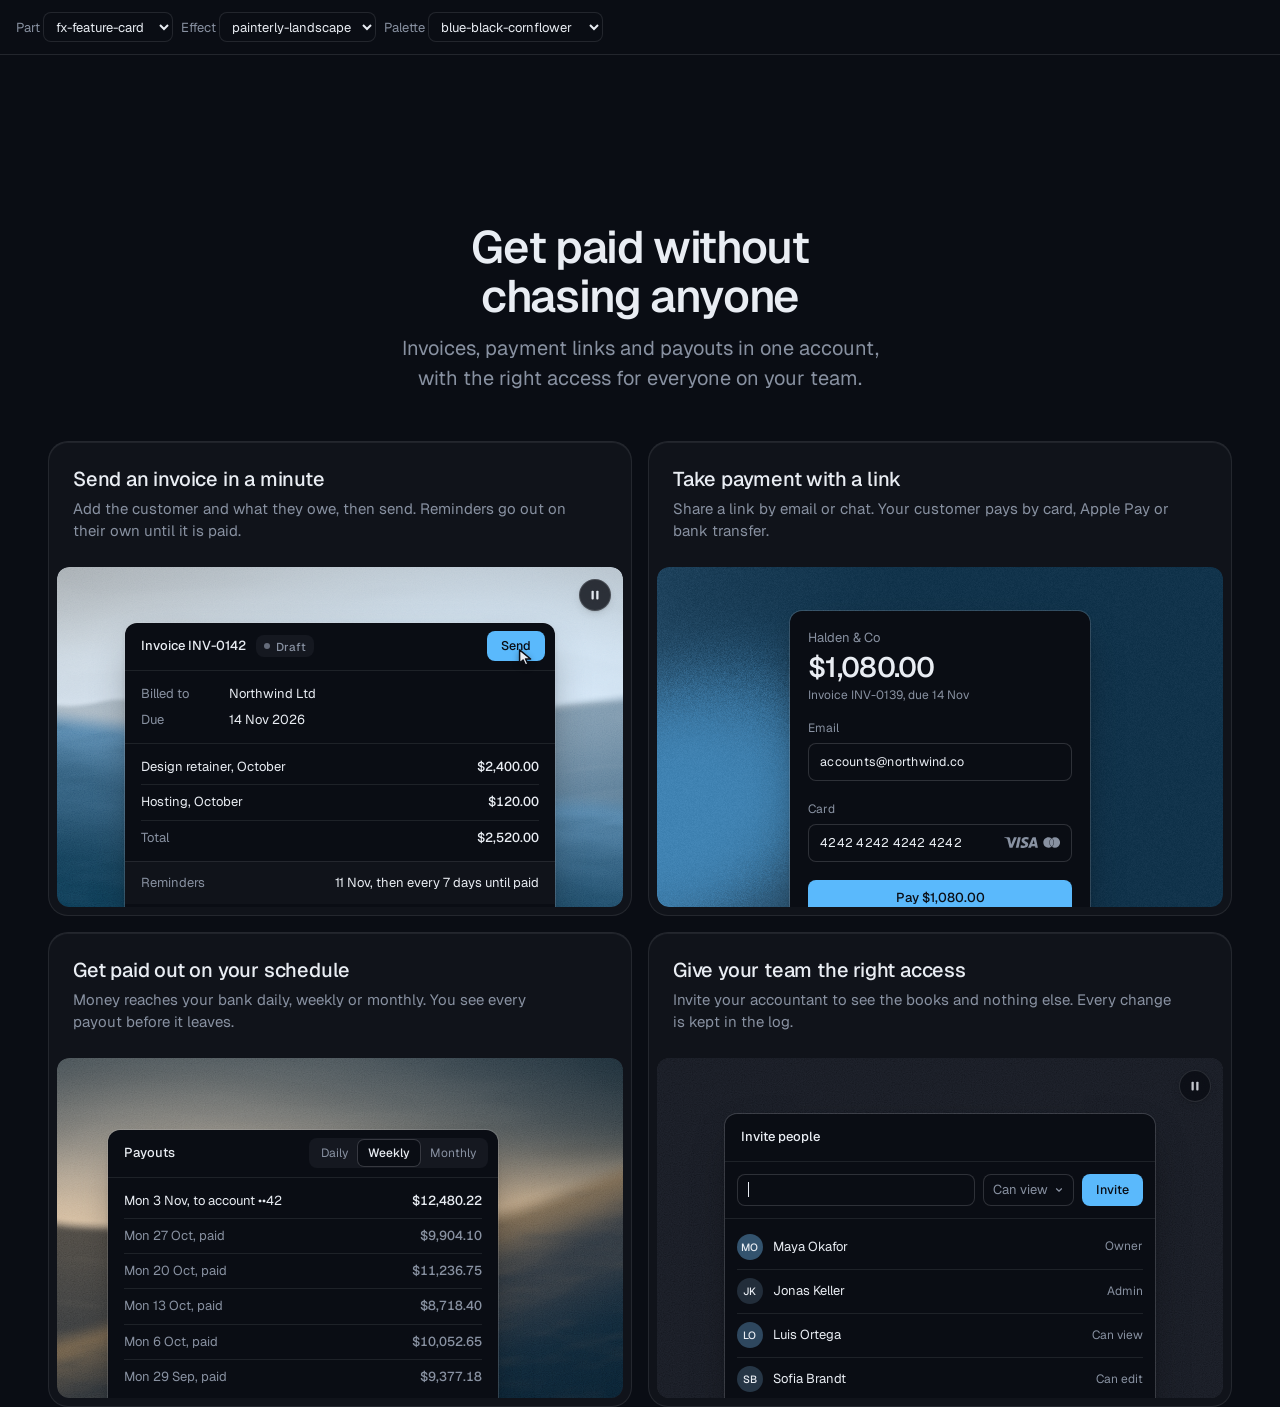
<file: assets/components/_lab.html>
<!doctype html>
<html lang="en" data-radius="soft">
<head>
<script>window.__tpGlMax = 16;   /* a gallery shows many live effects at once; a page of a site keeps the default 4 (fx.js) */</script>
<meta charset="utf-8">
<meta name="viewport" content="width=device-width, initial-scale=1">
<title>Component lab</title>
<link rel="preconnect" href="https://fonts.googleapis.com">
<link rel="preconnect" href="https://fonts.gstatic.com" crossorigin>
<link href="https://fonts.googleapis.com/css2?family=Geist:wght@100..900&family=Geist+Mono:wght@400..600&display=swap" rel="stylesheet">
<link rel="stylesheet" href="../system.css">
<link rel="stylesheet" href="./base.css">
<style>
  /* one component on its own, with a chosen effect (or object) and palette:
     _lab.html?c=fx-chart&fx=ruled-grounds&palette=white-link-blue&w=640 */
  :root { --font-display: "Geist", system-ui, sans-serif; --font-text: "Geist", system-ui, sans-serif; --font-mono: "Geist Mono", ui-monospace, monospace; --display-weight: 560; --display-tracking: -0.03em; }
  body { min-height: 100vh; margin: 0; }
  .bar { display: flex; flex-wrap: wrap; gap: 8px; align-items: center; padding: 12px 16px; border-bottom: 1px solid var(--line); font: 13px/1.4 var(--font-text); color: var(--muted); }
  .bar select { font: inherit; color: var(--ink); background: var(--bg); border: 1px solid var(--line); border-radius: var(--r-sm); height: 30px; padding: 0 8px; }
  .stage { padding: clamp(16px, 4vw, 48px); margin-inline: auto; }
</style>
</head>
<body>
<div class="bar">
  <label>Part <select id="c"></select></label>
  <label>Effect <select id="fx"></select></label>
  <label>Palette <select id="pal"></select></label>
</div>
<main class="stage" id="stage"></main>
<script type="module">
  import fx from '../effects/fx.js';
  const PARTS = ['fx-feature-card', 'fx-dither-object', 'fx-headline', 'fx-button', 'fx-prompt', 'fx-icon-tiles', 'fx-stat', 'fx-globe', 'fx-map', 'fx-chart', 'fx-bars', 'fx-band', 'fx-spotlight', 'fx-photo', 'fx-avatar', 'fx-search', 'fx-logos', 'fx-tabs', 'fx-pricing', 'fx-progress'];
  const PALETTES = {
    'blue-black-cornflower': { bg: '#0a0d14', surface: '#131824', ink: '#e9edf3', muted: '#8891a1', accent: '#5ab9fc', accentInk: '#0a0d14' },
    'graphite-safety-orange': { bg: '#18191b', surface: '#222427', ink: '#eff0f1', muted: '#9c9ea3', accent: '#ff4a1f', accentInk: '#18191b' },
    'white-link-blue': { bg: '#ffffff', surface: '#f4f4f4', ink: '#111111', muted: '#6b6b6b', accent: '#1a4be0', accentInk: '#ffffff' },
    'moss-sand': { bg: '#ddd6c6', surface: '#d2cab8', ink: '#2a2a26', muted: '#59574e', accent: '#4f6238', accentInk: '#ffffff' },
    'cobalt-field': { bg: '#0034eb', surface: '#002fd6', ink: '#ffffff', muted: '#dfe4f2', accent: '#e9e34a', accentInk: '#111111' },
  };
  const q = new URLSearchParams(location.search);
  const part = PARTS.includes(q.get('c')) ? q.get('c') : PARTS[0];
  const palId = PALETTES[q.get('palette')] ? q.get('palette') : 'blue-black-cornflower';
  const p = PALETTES[palId];
  const s = document.documentElement.style;
  const action = fx.color.contrast(p.accent, p.bg) >= 2.2 ? p.accent : p.ink;
  Object.entries({ '--p-bg': p.bg, '--p-surface': p.surface, '--p-ink': p.ink, '--p-muted': p.muted, '--p-accent': p.accent, '--p-accent-ink': p.accentInk, '--p-action': action, '--p-action-ink': action === p.accent ? p.accentInk : p.bg }).forEach(([k, v]) => s.setProperty(k, v));
  s.colorScheme = fx.color.isDark(p.bg) ? 'dark' : 'light';
  if (q.has('fallback')) fx.config.forceFallback = true;
  // one part at a time: at most 4 live WebGL contexts on this page
  fx.config.maxLive = 4;
  if (q.has('w')) document.getElementById('stage').style.maxWidth = q.get('w') + 'px';

  const base = `./${part}/`;
  const [meta, html, mod] = await Promise.all([fetch(base + 'meta.json').then(r => r.json()), fetch(base + 'component.html').then(r => r.text()), import(base + 'component.js')]);
  const link = Object.assign(document.createElement('link'), { rel: 'stylesheet', href: base + 'component.css' });
  document.head.append(link);
  await new Promise(r => { link.onload = link.onerror = r; });
  const choices = meta.effects?.length ? meta.effects : meta.objects || [];
  const chosen = choices.includes(q.get('fx')) ? q.get('fx') : meta.default;
  const stage = document.getElementById('stage');
  stage.innerHTML = html;
  const root = stage.firstElementChild;
  // the chosen effect goes where the part reads it: data-cx-object, data-cx-fill, or data-cx-effect on the root
  // the dither object: one figure set to the chosen object (one live object, as on a page); no caption under it
  if (meta.objects) {
    const fig = root.matches('[data-cx-object]') ? root : root.querySelector('[data-cx-object]');
    fig.dataset.cxObject = chosen;
    if (q.get('render') === 'studio') fig.dataset.cxRender = 'studio';
    fig.querySelector('.cx-obj__stage').removeAttribute('aria-label');
    fig.style.maxWidth = '720px';
  }
  // without ?fx= the markup keeps its own effects (the feature card mixes a landscape and a grain: setting
  // the default on every panel would paint the grain panel as a landscape too)
  else if (!choices.includes(q.get('fx'))) { /* as written */ }
  else if (root.querySelector('[data-cx-fill]')) root.querySelectorAll('[data-cx-fill]').forEach(el => { el.dataset.cxFill = chosen; });
  else if (root.querySelector('[data-cx-effect]')) root.querySelectorAll('[data-cx-effect]').forEach(el => { el.dataset.cxEffect = chosen; });
  else root.dataset.cxEffect = chosen;
  // the map draws its baked streets; an effect named with ?fx= shows its fallback ground (no map data) instead
  if (part === 'fx-map' && choices.includes(q.get('fx'))) delete root.dataset.cxMap;
  await document.fonts.ready;
  window.__part = mod.default(root);
  setTimeout(() => { document.documentElement.dataset.ready = '1'; }, 1200);

  const fill = (sel, list, cur, key) => {
    const el = document.getElementById(sel);
    el.innerHTML = list.map(v => `<option${v === cur ? ' selected' : ''}>${v}</option>`).join('');
    el.addEventListener('change', () => { q.set(key, el.value); if (key === 'c') q.delete('fx'); location.search = q.toString(); });
  };
  fill('c', PARTS, part, 'c');
  // a part whose default is none (the map's streets, the photograph as it is) lists none first, so the
  // select never shows an effect that is not on
  fill('fx', meta.default === 'none' ? ['none', ...choices] : choices, chosen, 'fx');
  fill('pal', Object.keys(PALETTES), palId, 'palette');
</script>
</body>
</html>
</file>
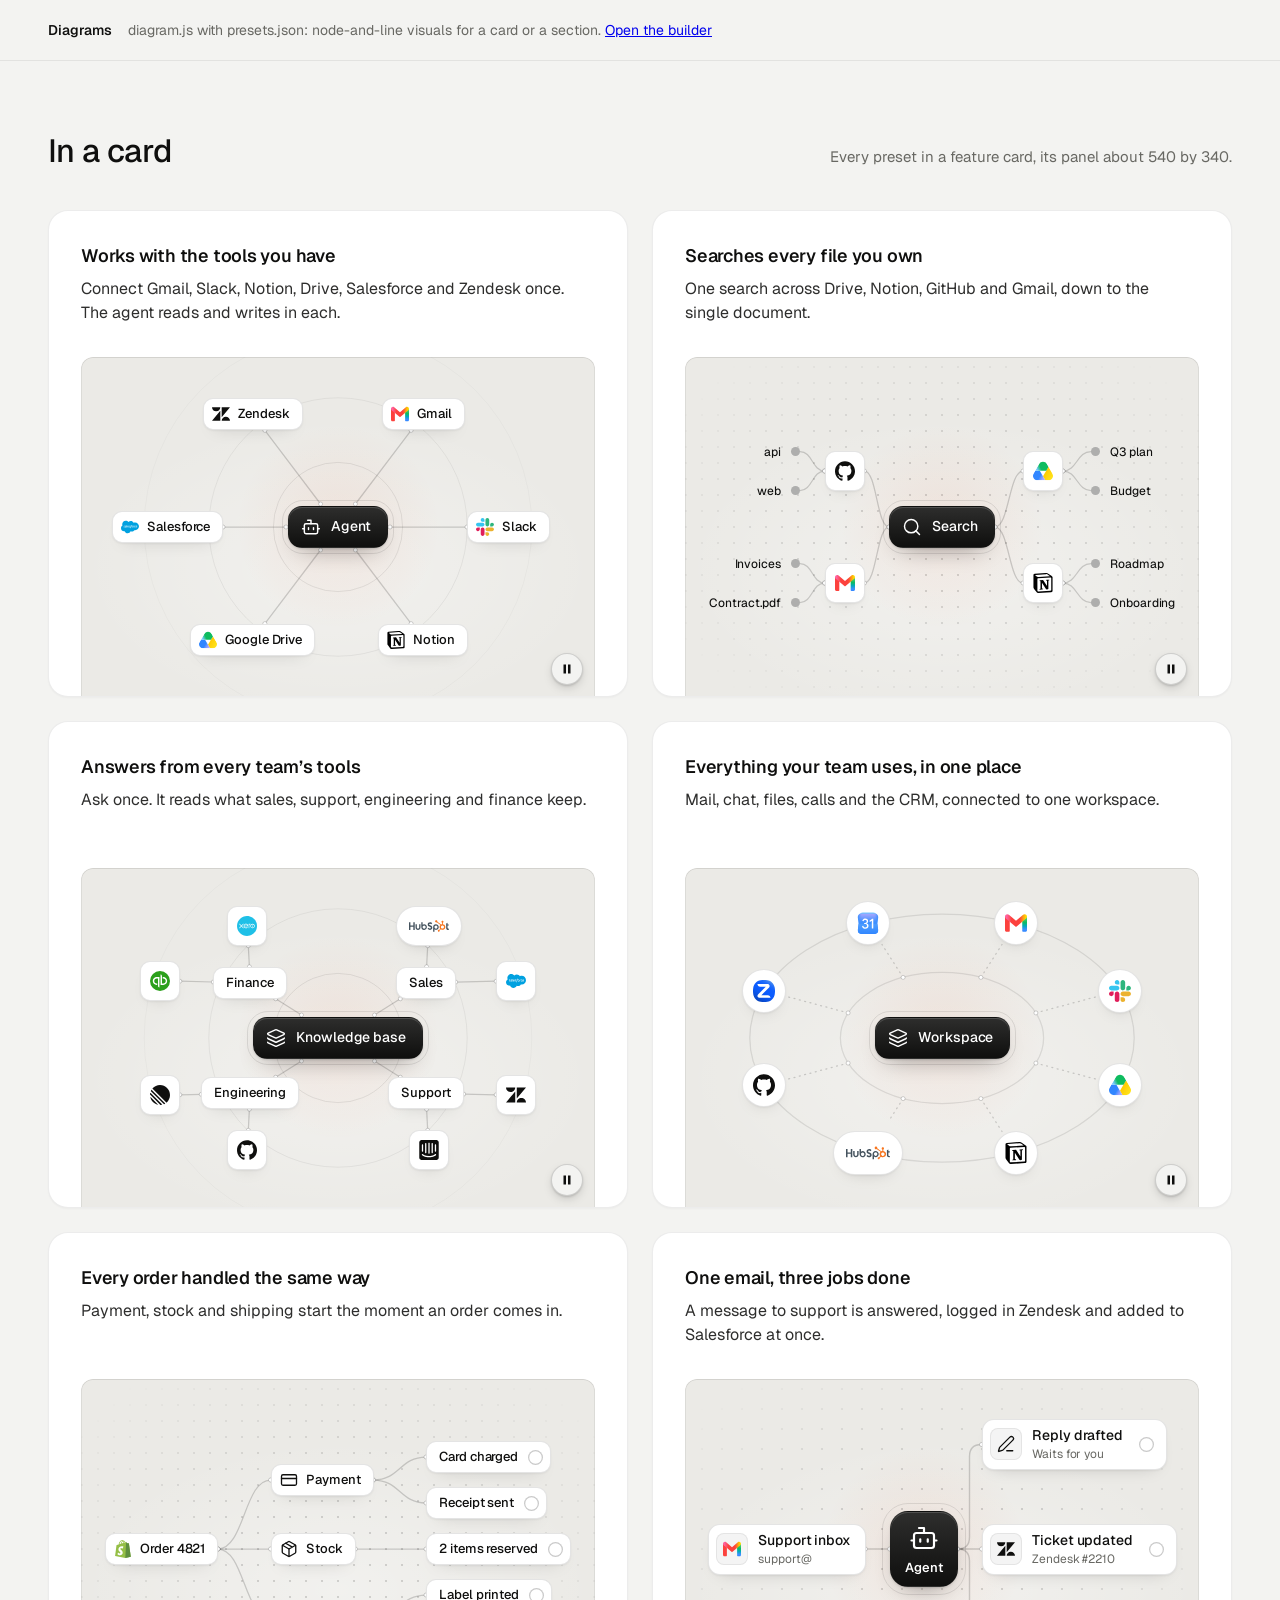
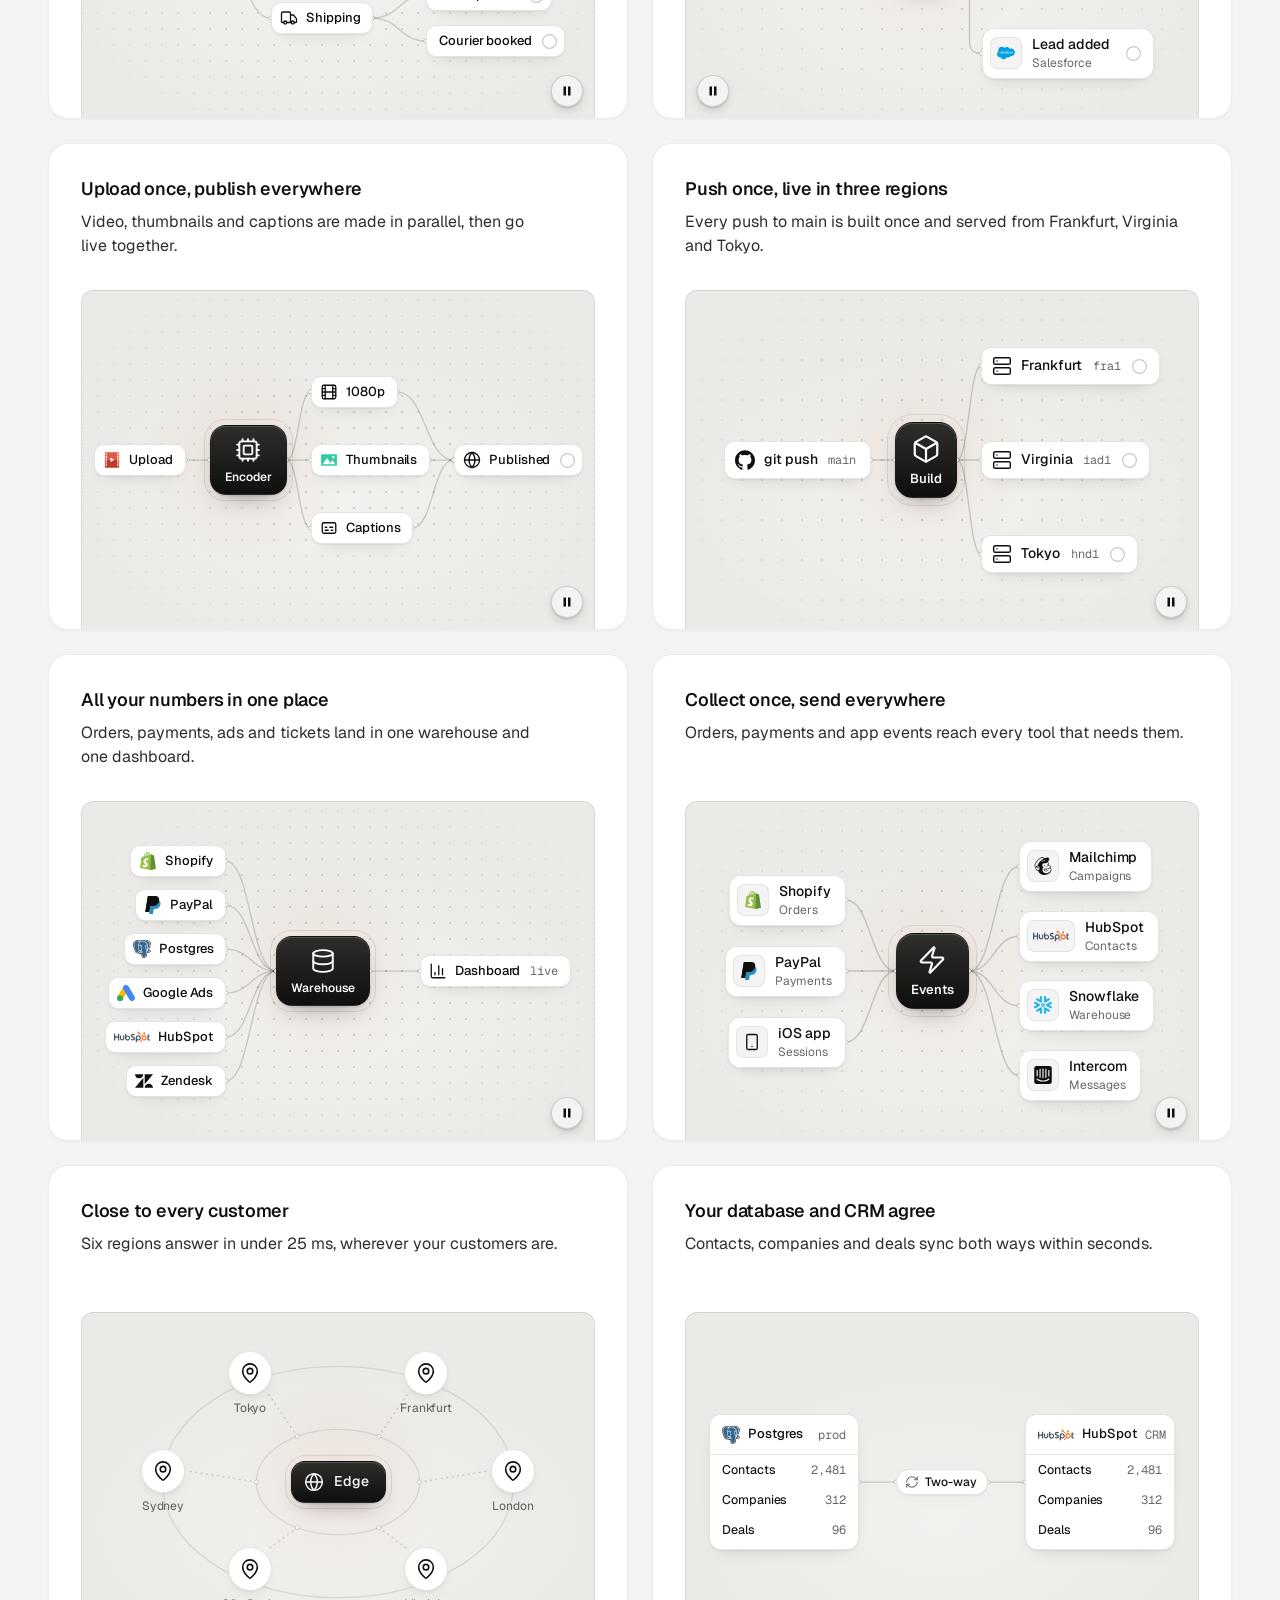
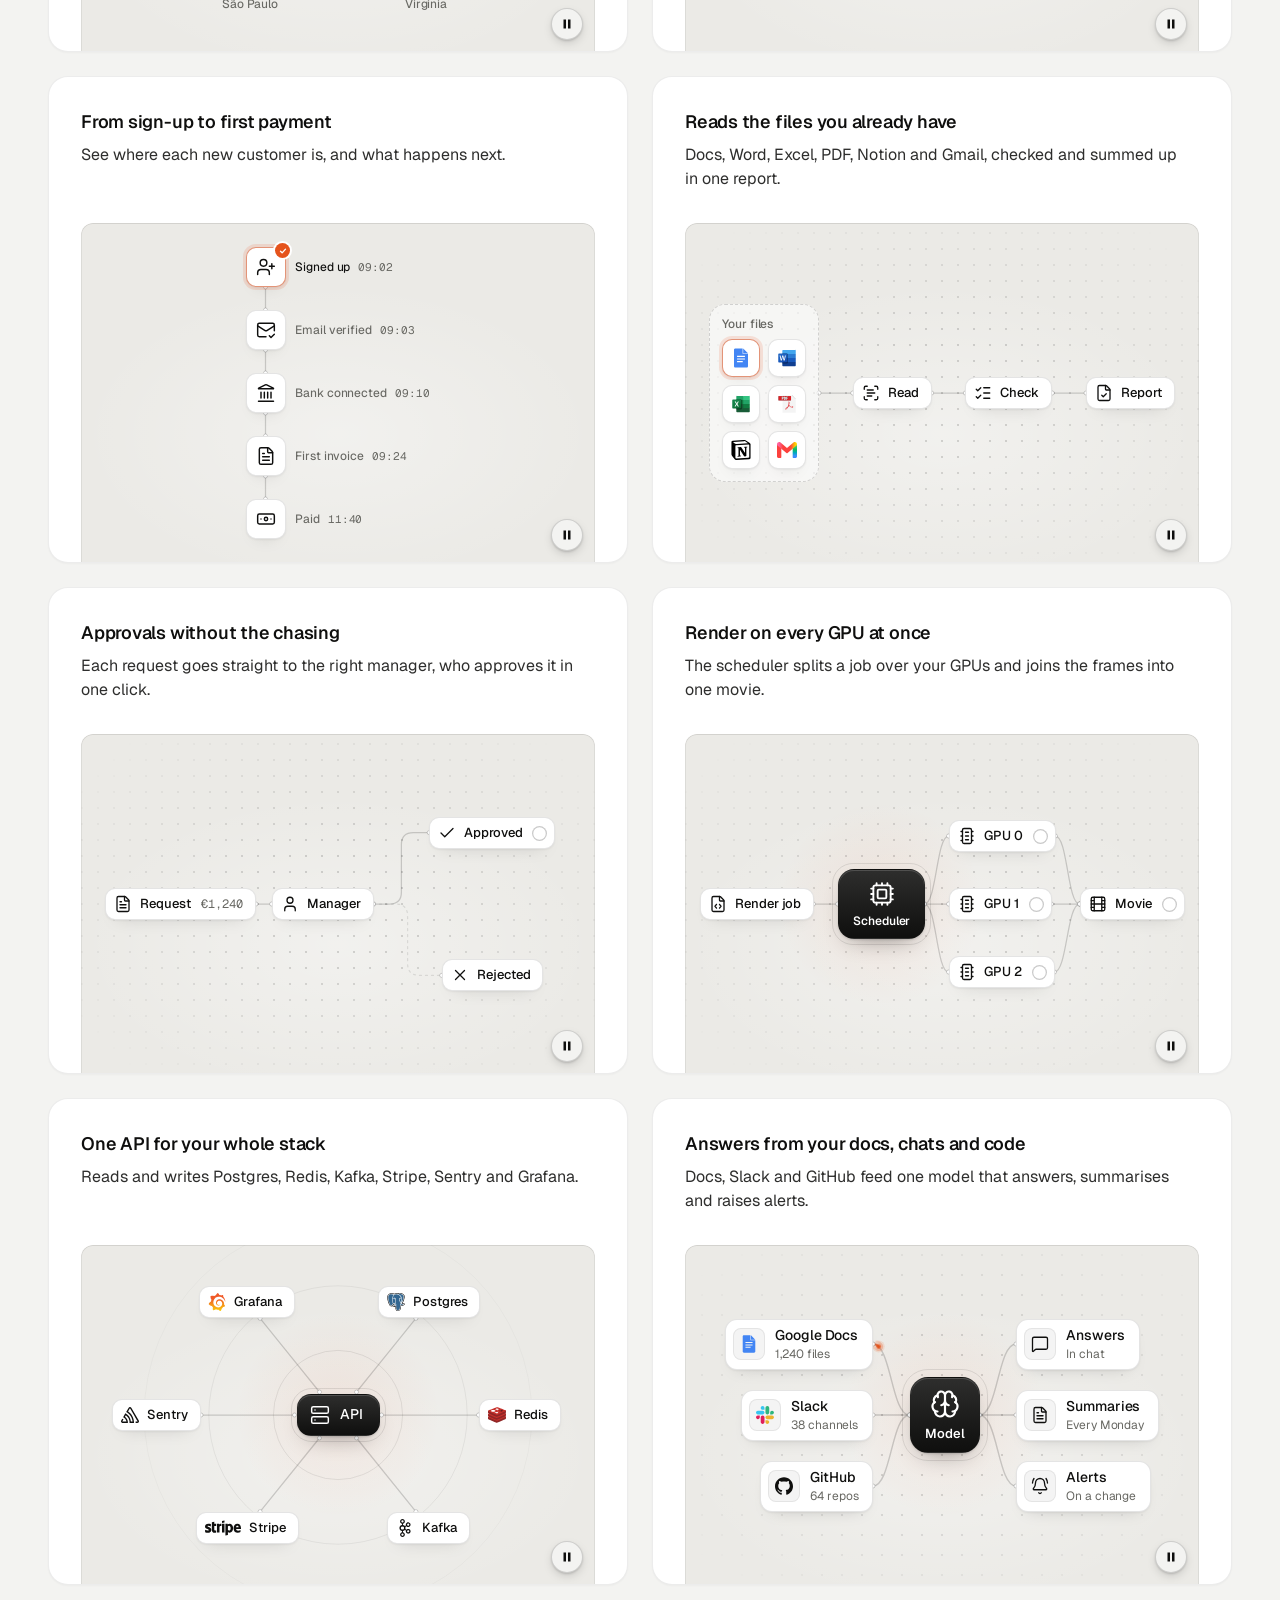
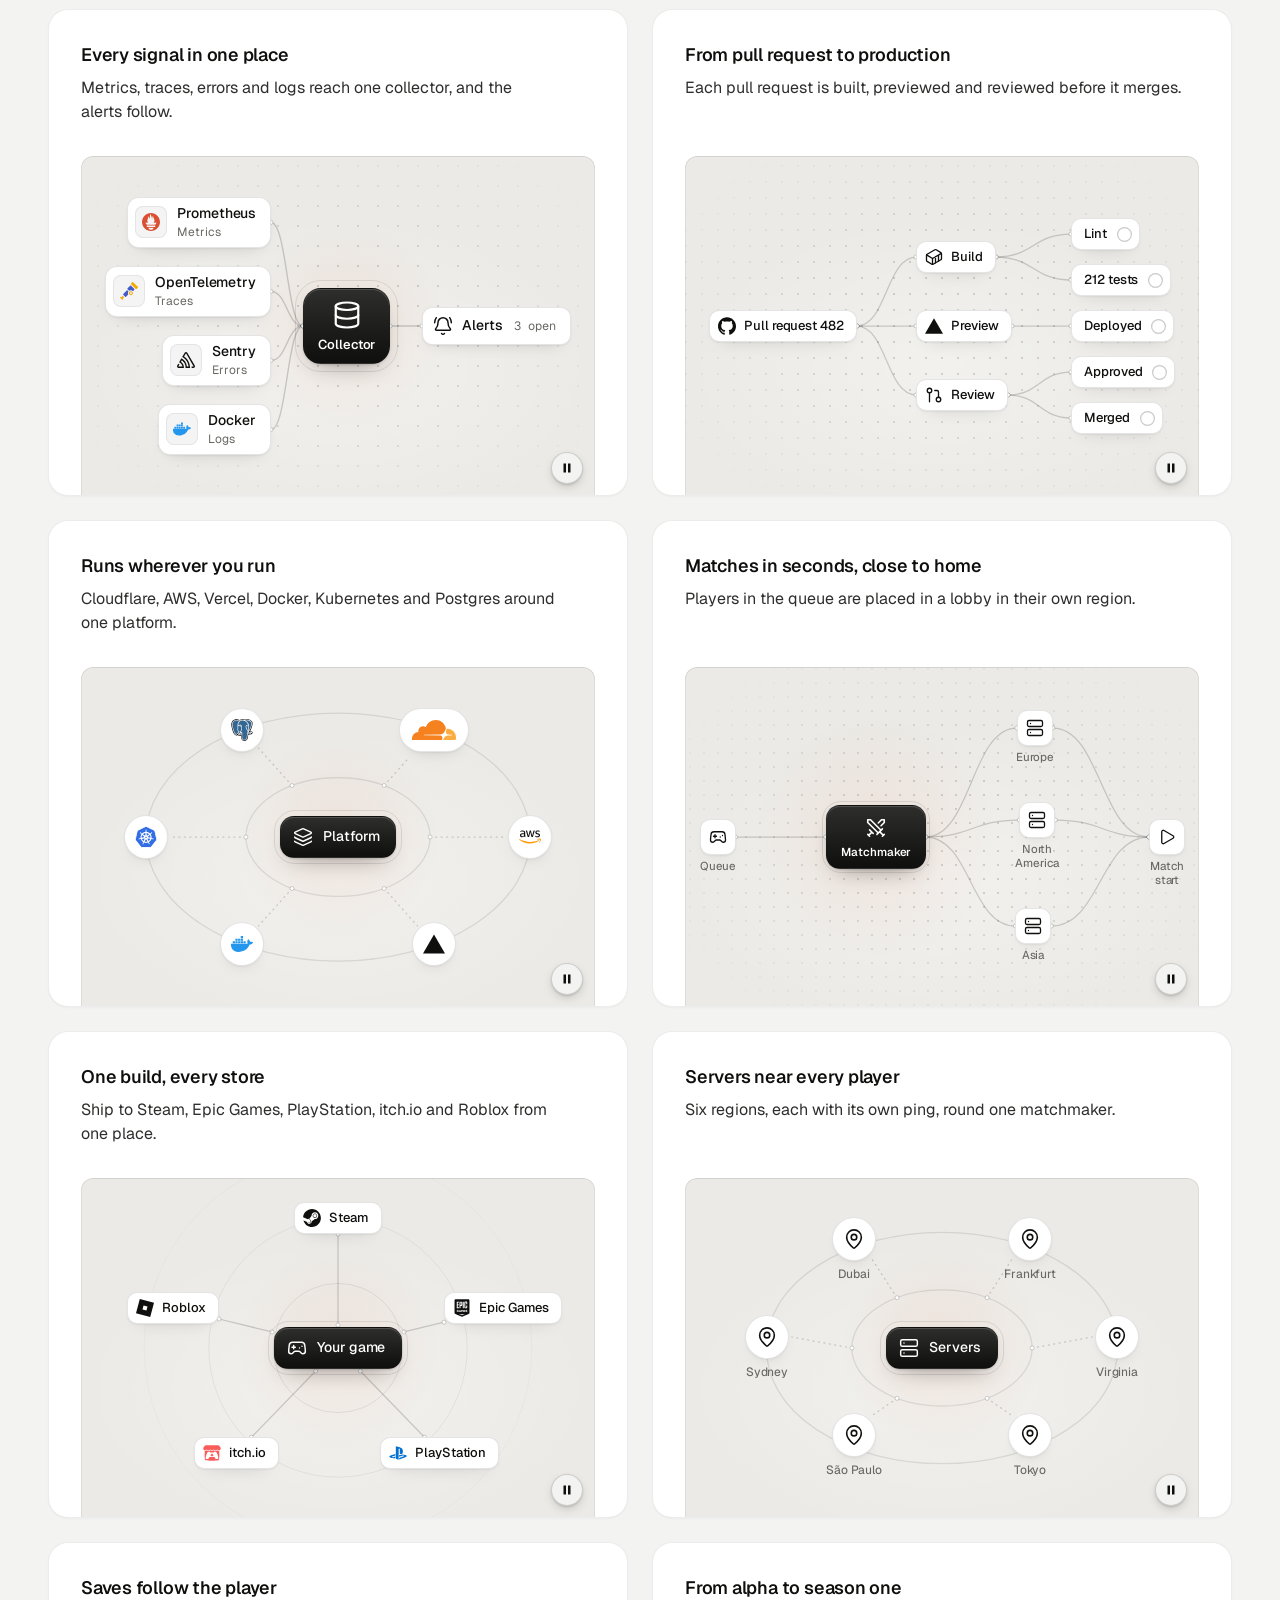
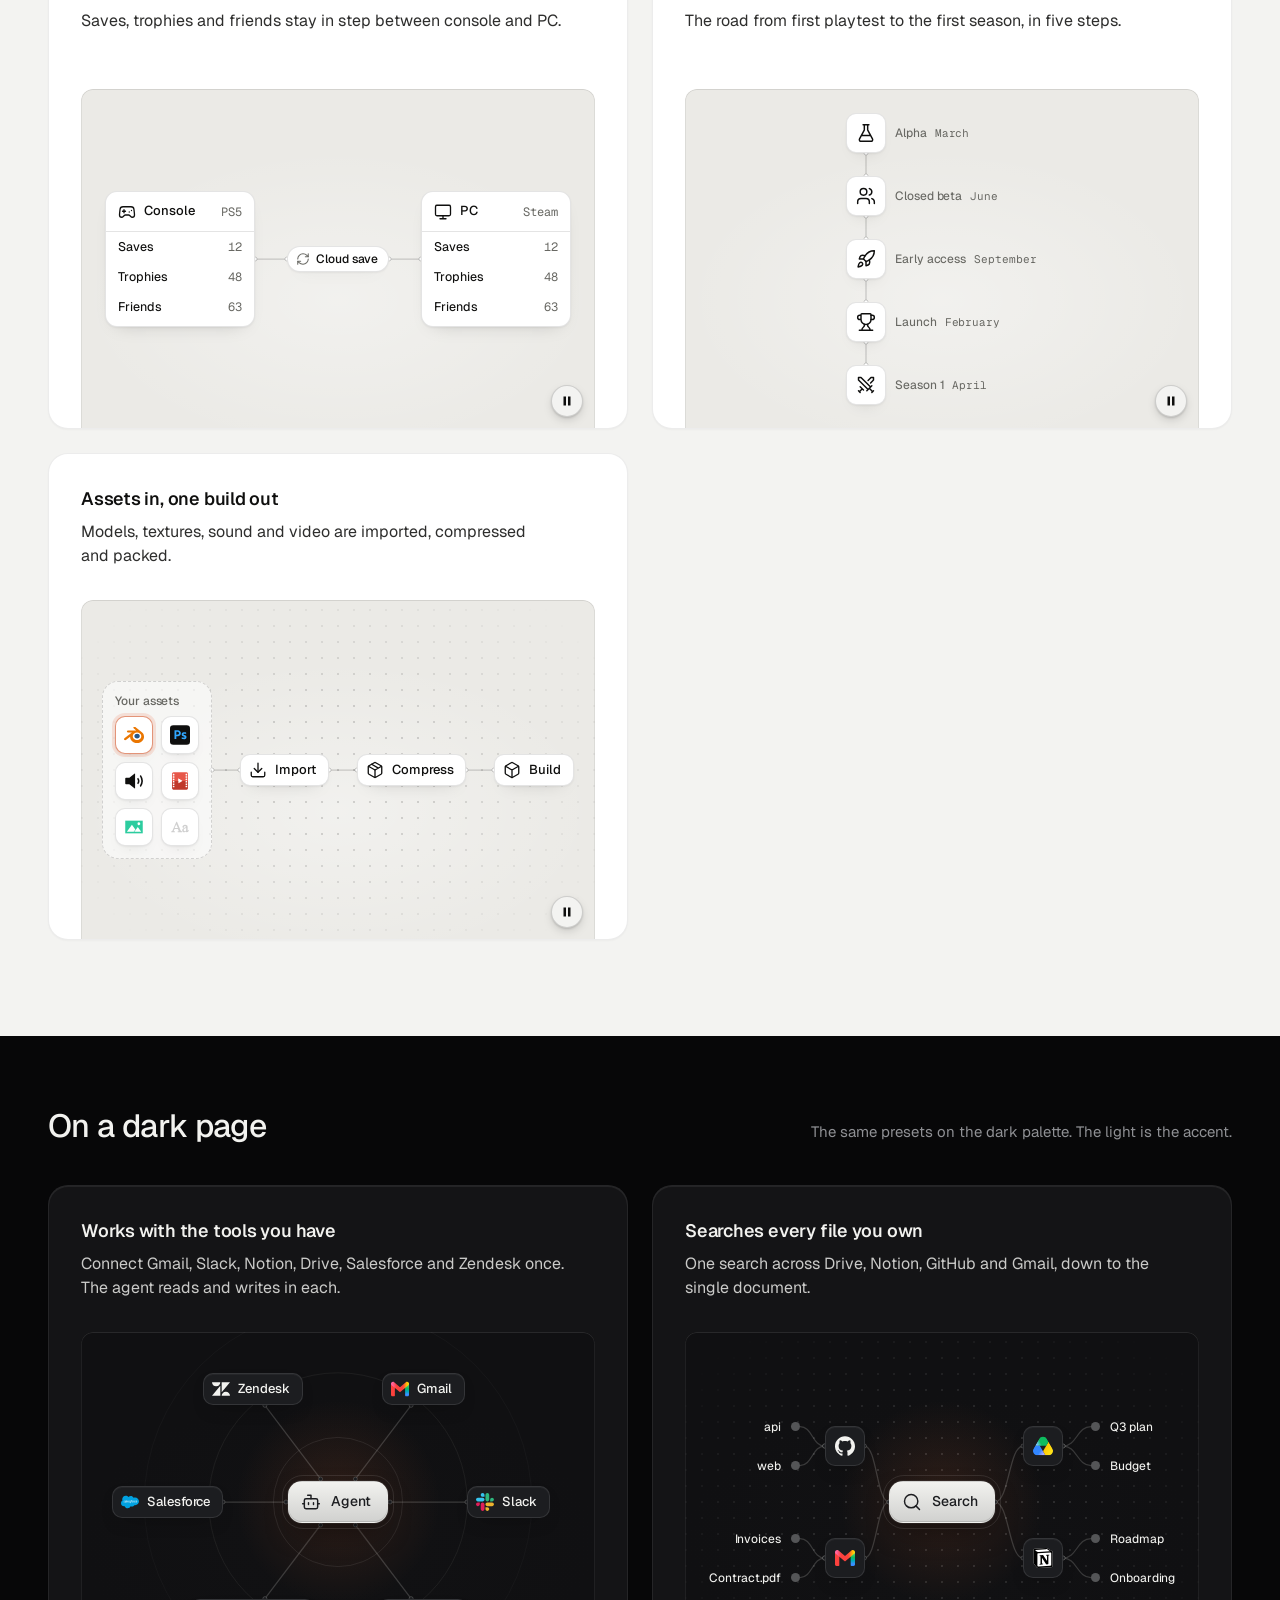
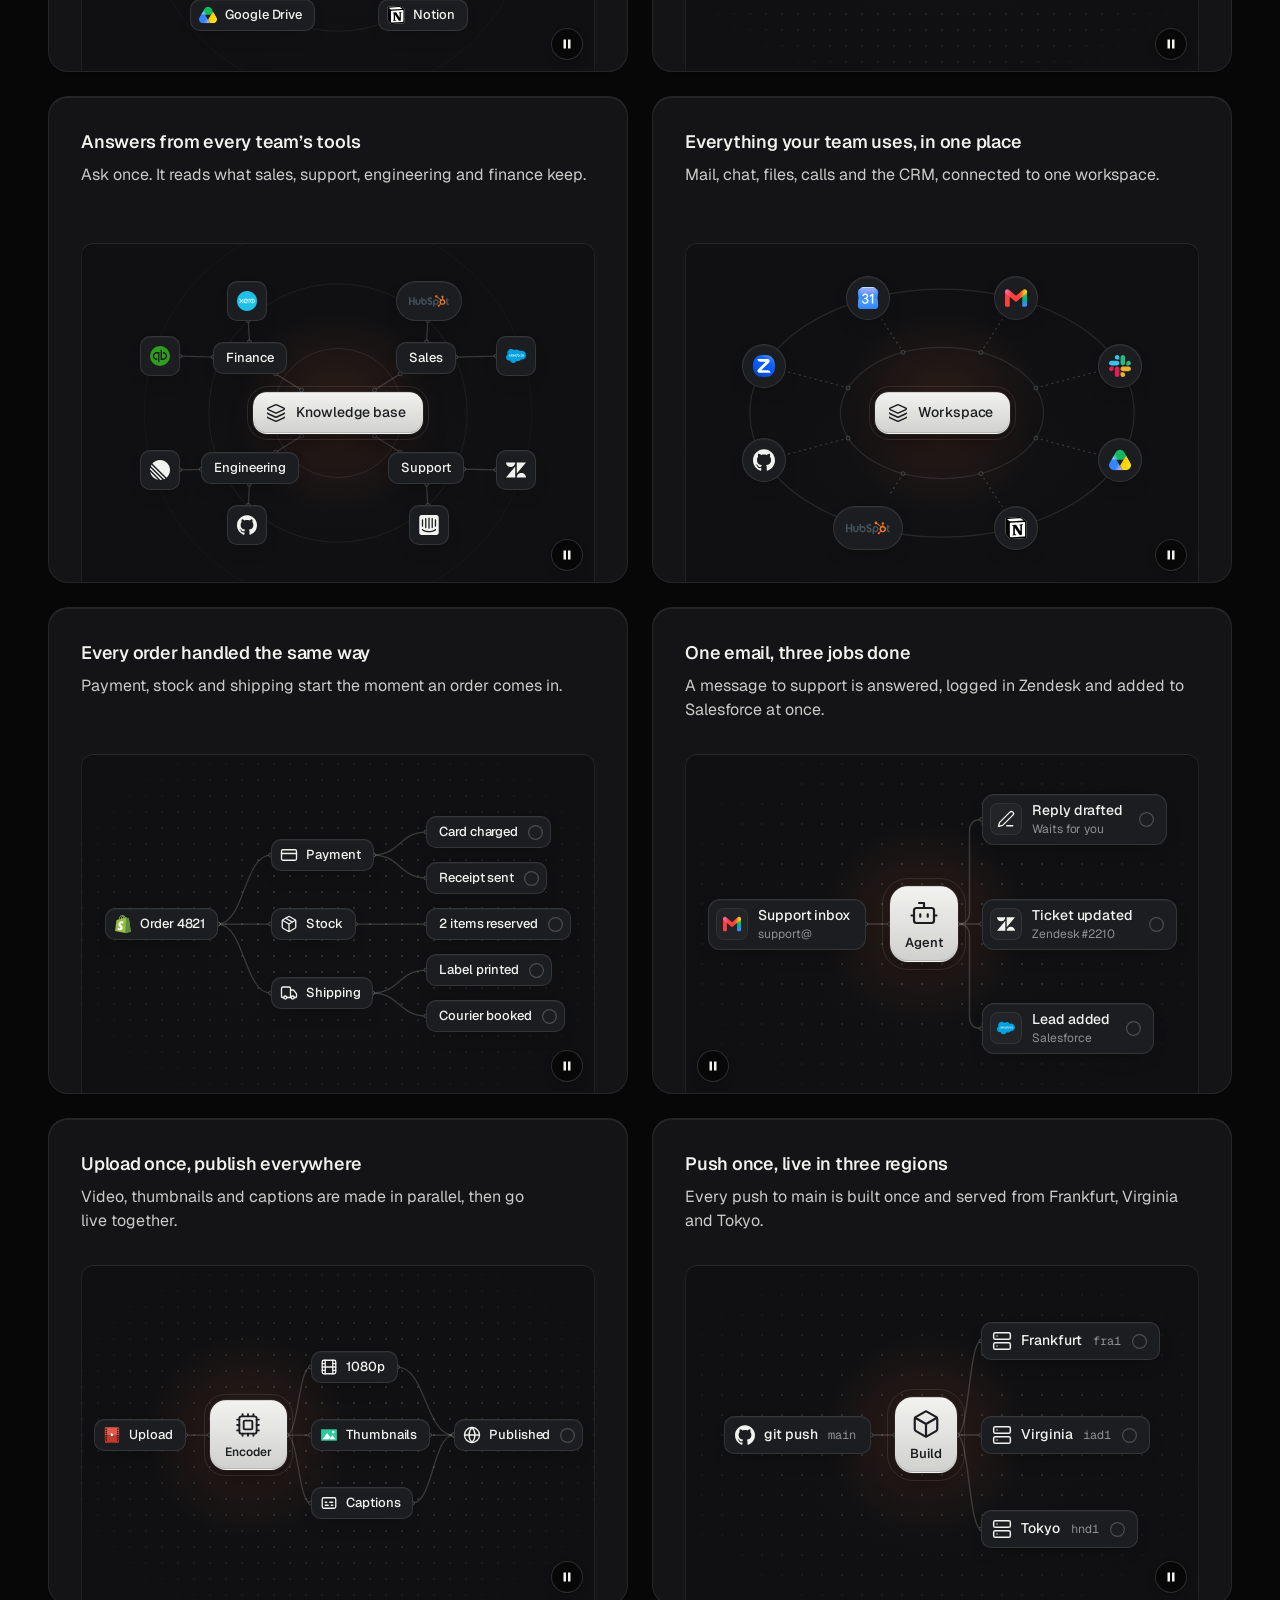
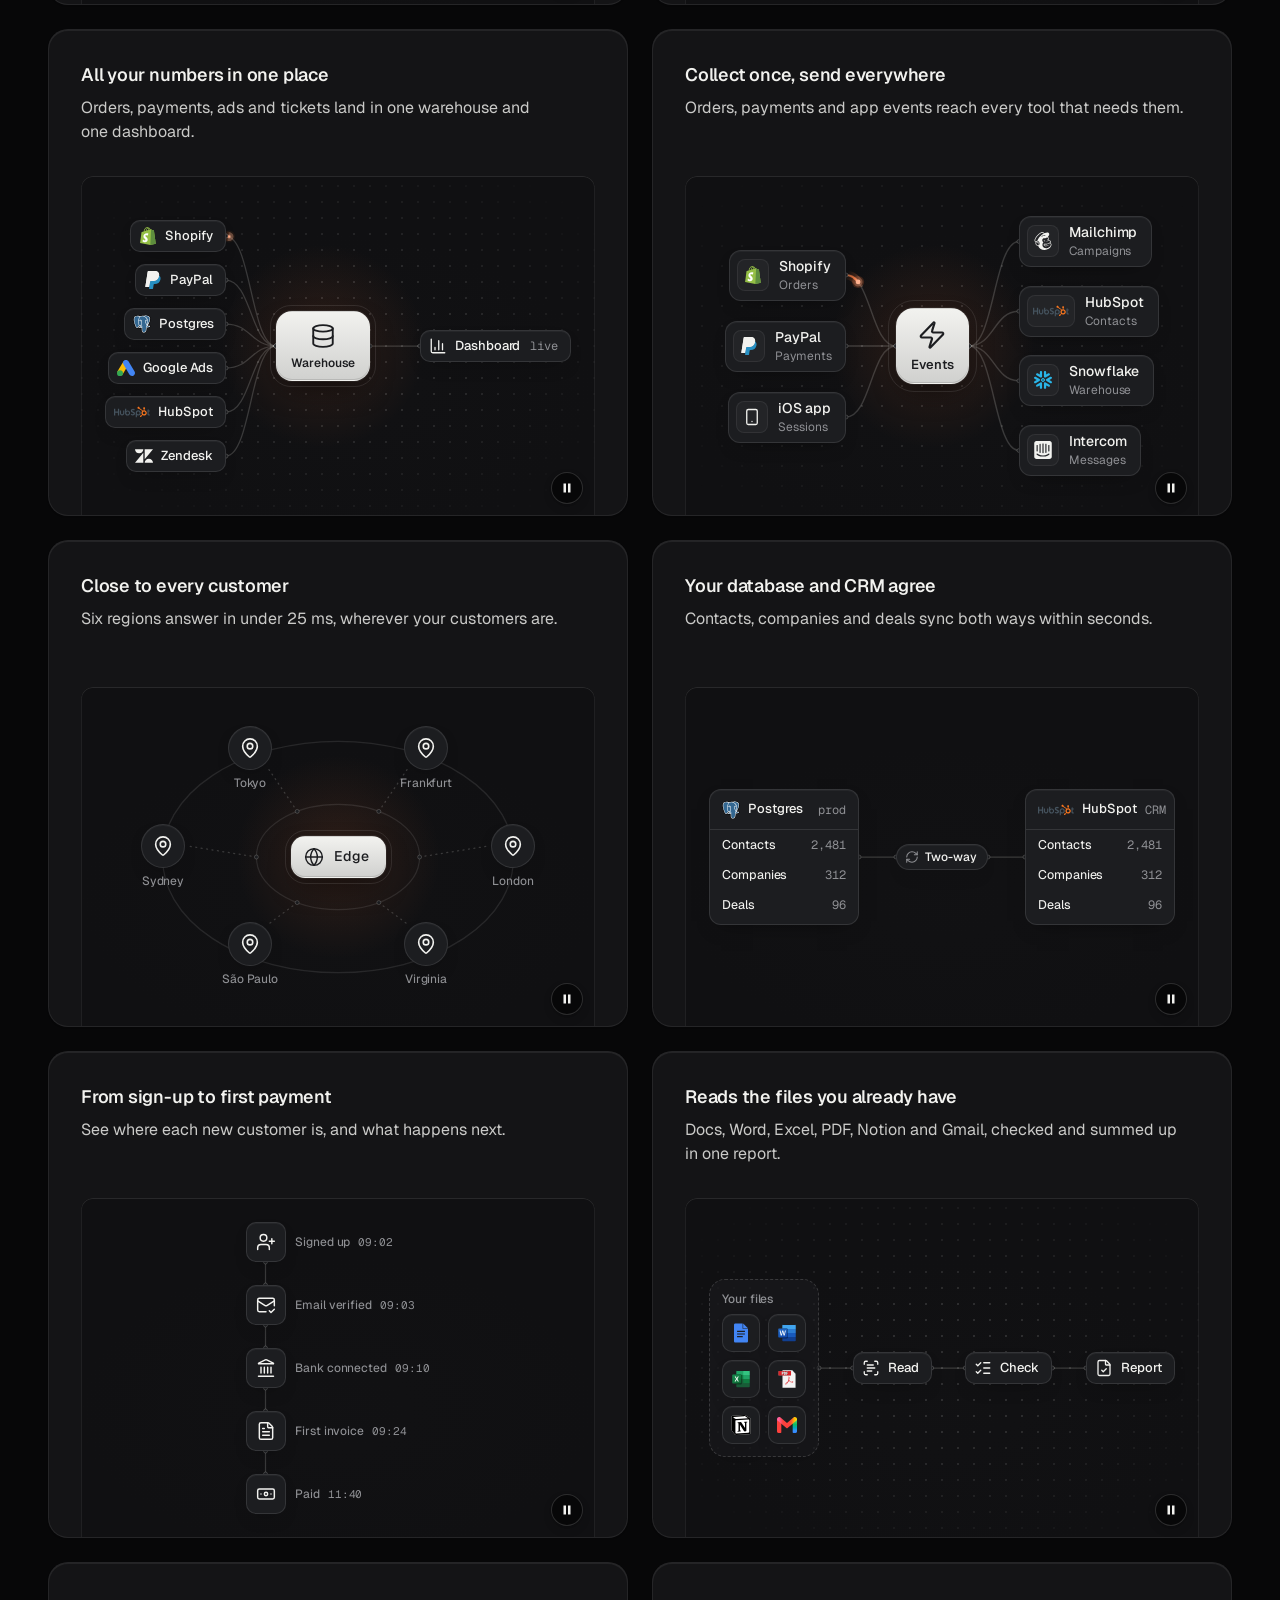
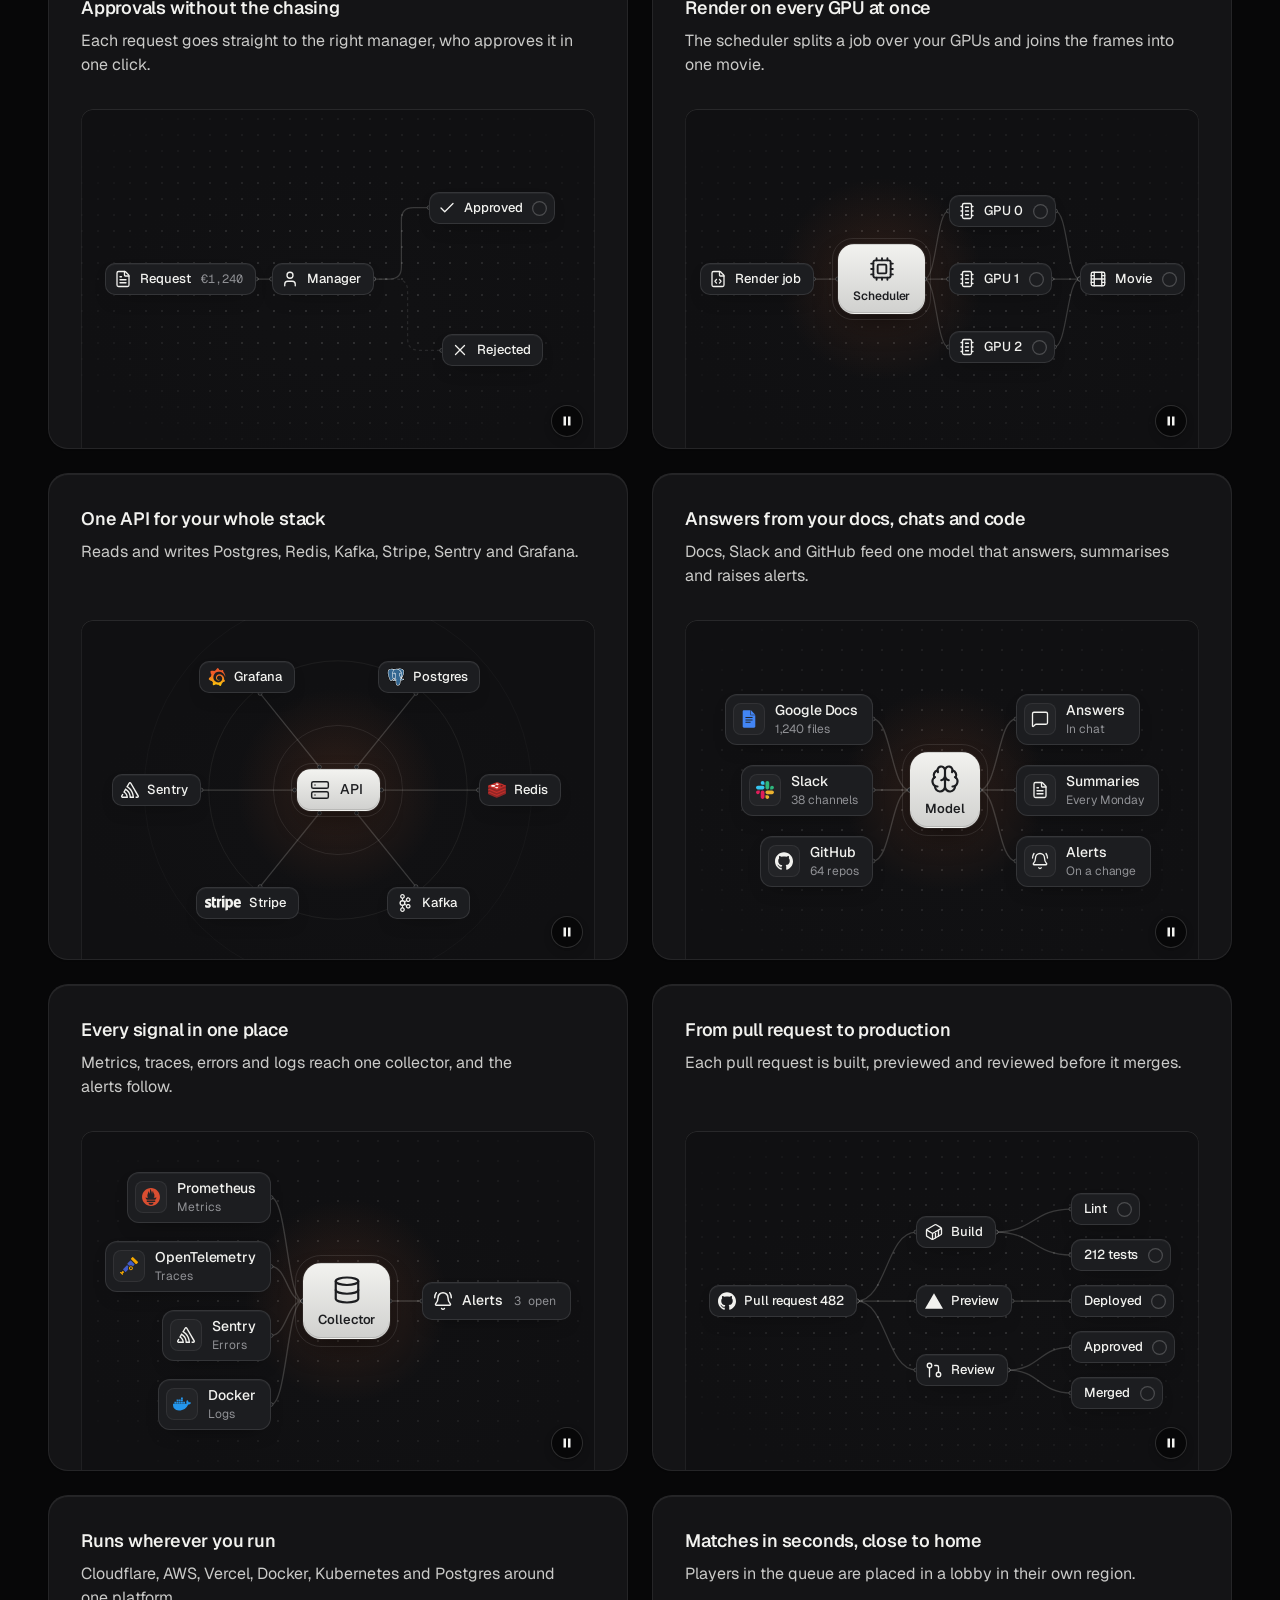
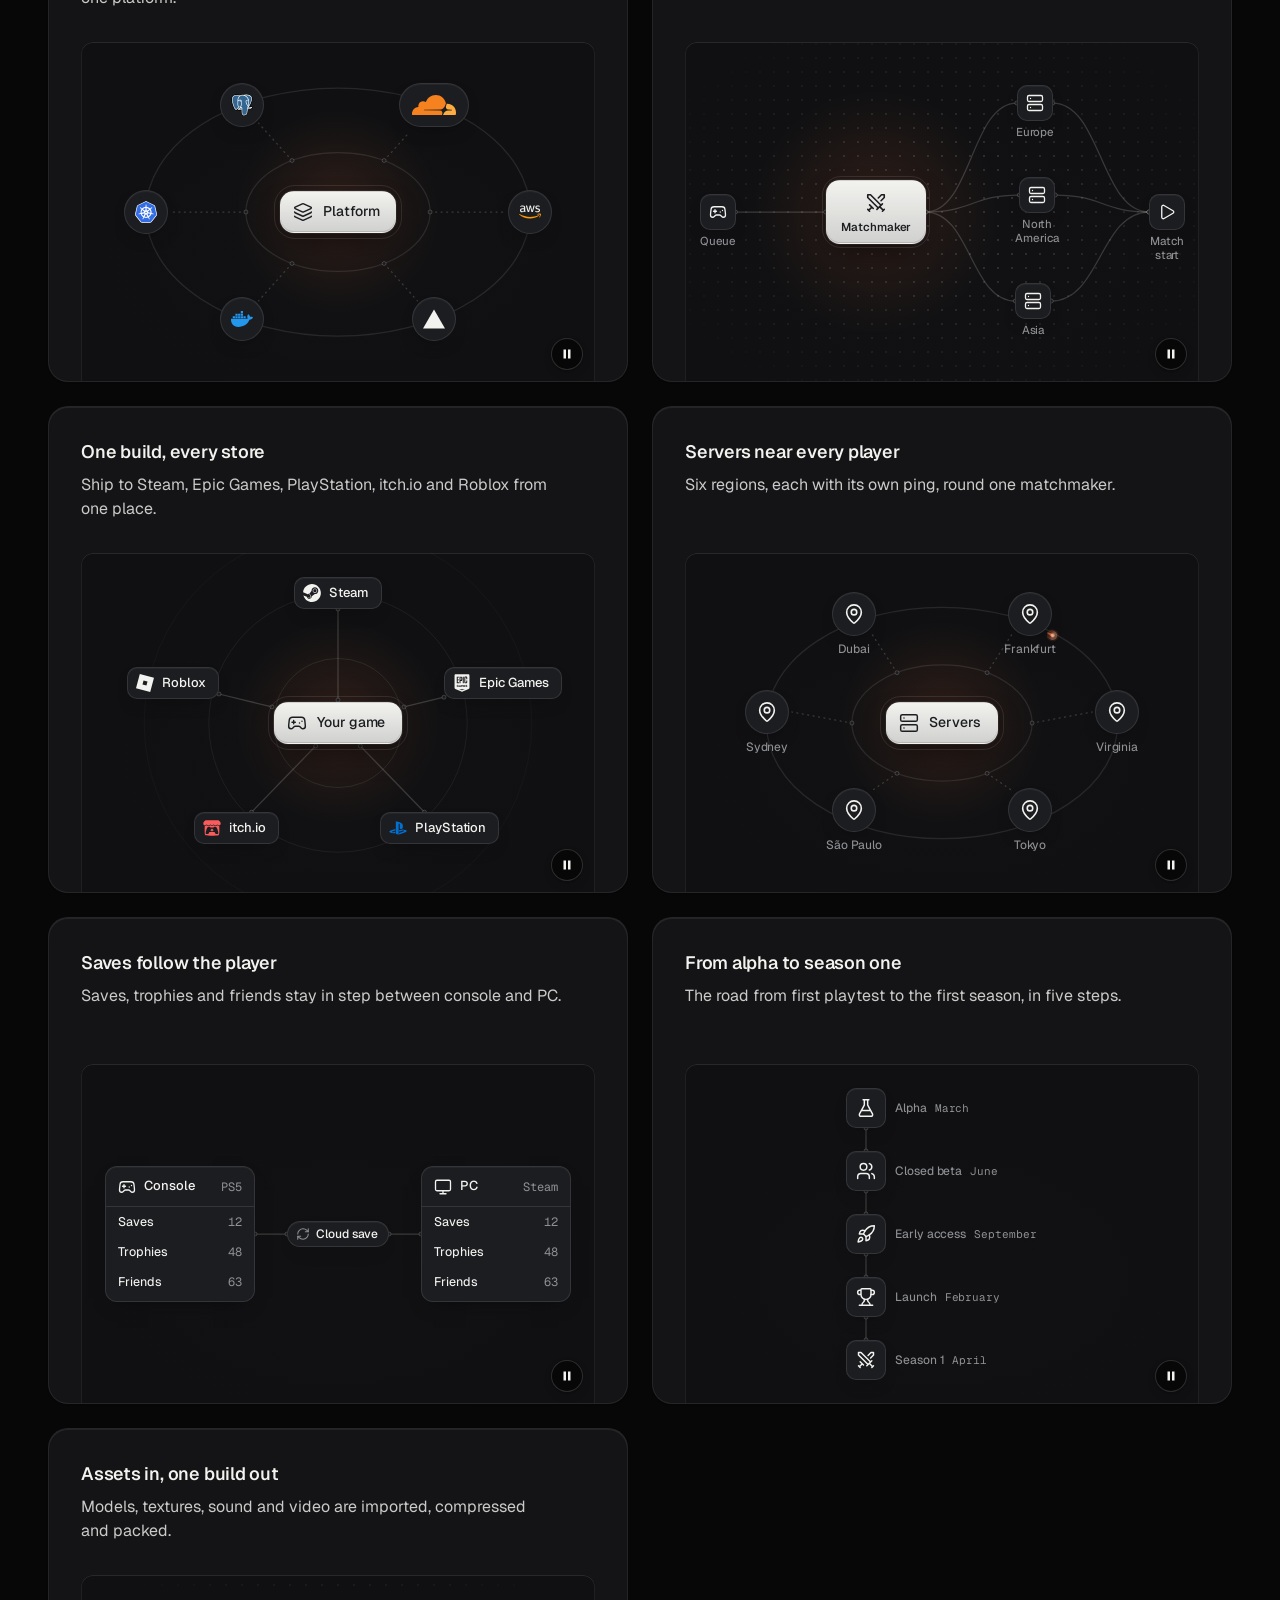
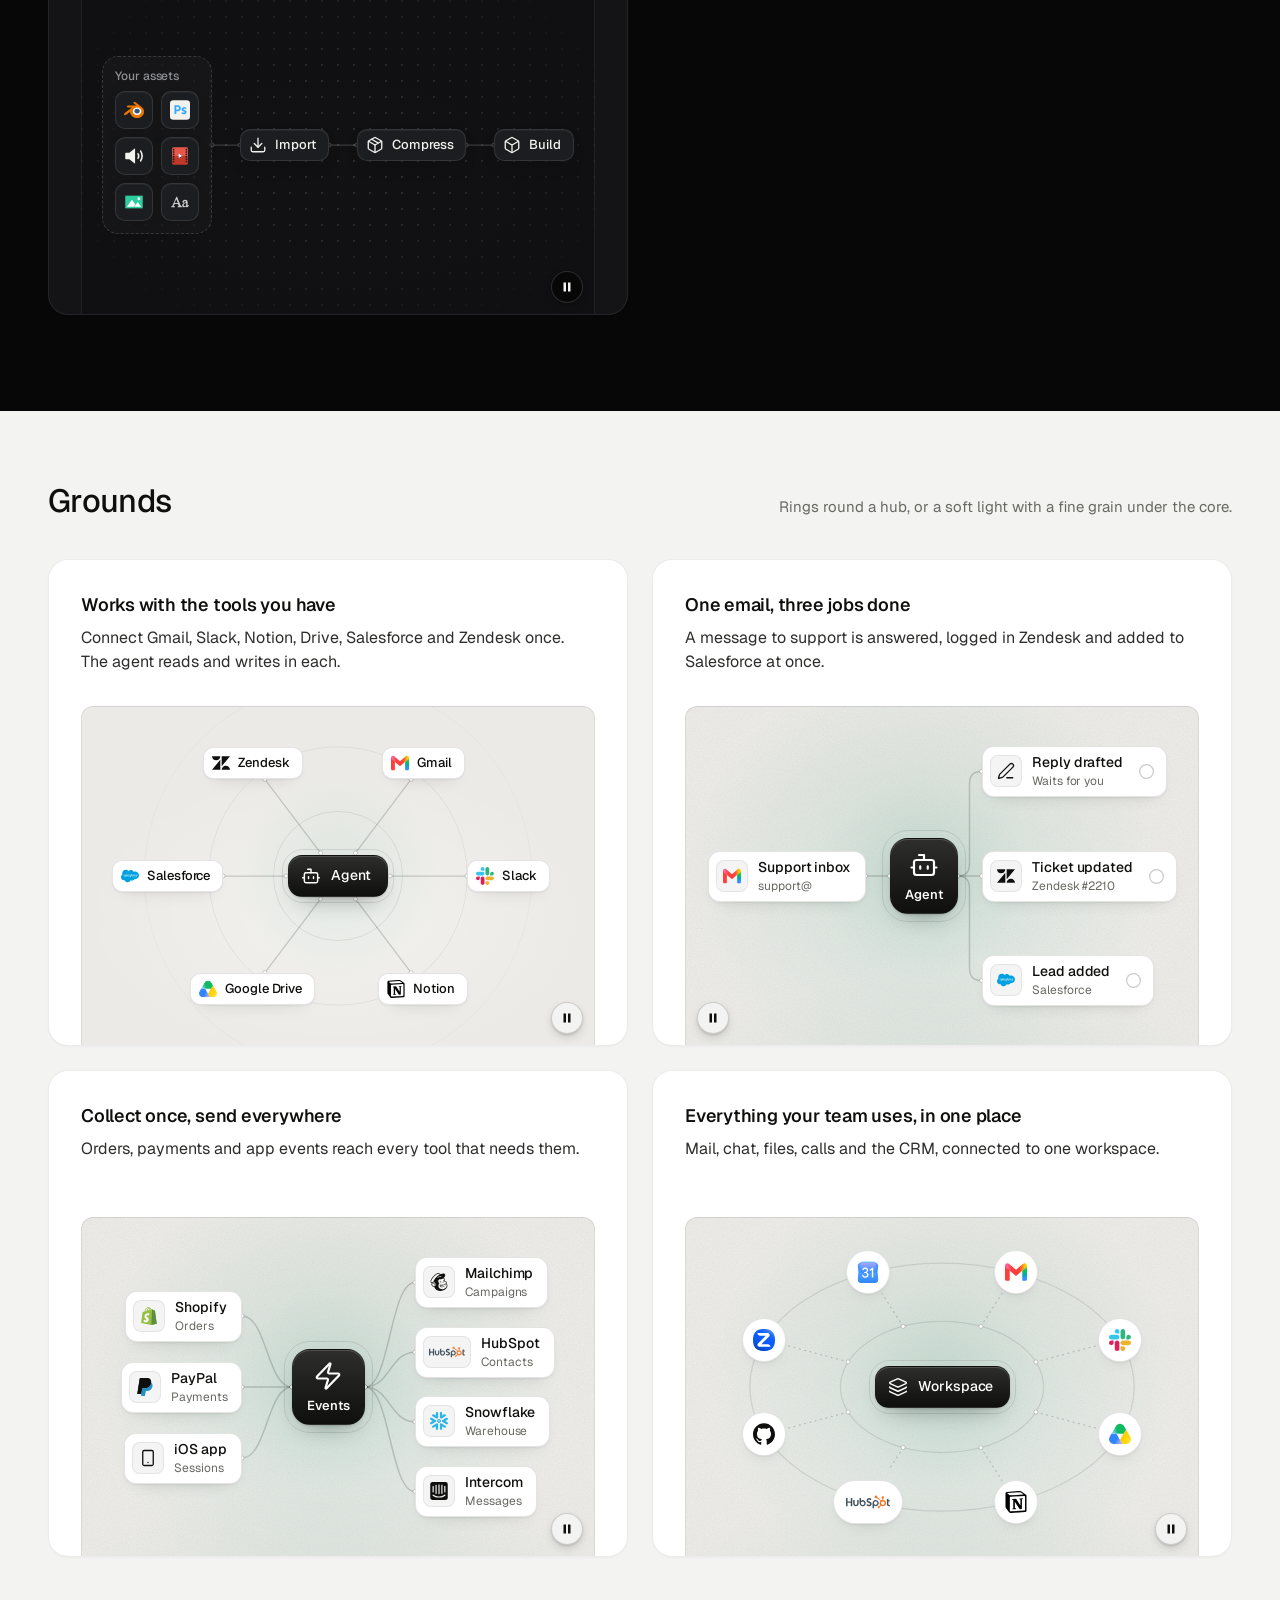
<file: assets/diagrams/demo.html>
<!doctype html>
<html lang="en">
<head>
<meta charset="utf-8">
<meta name="viewport" content="width=device-width, initial-scale=1">
<title>Diagrams</title>
<link rel="preconnect" href="https://fonts.googleapis.com">
<link rel="preconnect" href="https://fonts.gstatic.com" crossorigin>
<link href="https://fonts.googleapis.com/css2?family=Geist:wght@300..700&family=Geist+Mono:wght@400;500&display=swap" rel="stylesheet">
<link rel="stylesheet" href="../ui/cards.css">
<link rel="stylesheet" href="diagram.css">
<style>
  /* two page palettes (the same as assets/ui/cards.html); every colour of the cards and the diagrams
     comes from these */
  :root {
    --font-text: "Geist", system-ui, sans-serif;
    --font-display: "Geist", system-ui, sans-serif;
    --font-mono: "Geist Mono", ui-monospace, monospace;
  }
  [data-theme="light"] {
    --bg: #f3f3f1; --card: #ffffff; --ink: #0f0f0e; --muted: #686863; --accent: #e5531c; --accent-ink: #ffffff; --frag: #ffffff; --ground-bg: #ebeae6; --ground-accent: #dcd9d0;
  }
  [data-theme="light"][data-accent="blue"] { --accent: #2456e8; }
  [data-theme="light"][data-accent="green"] { --accent: #16825d; }
  [data-theme="dark"] {
    --bg: #070708; --card: #141416; --ink: #f2f2ef; --muted: #8f9094; --accent: #ff7a3c; --accent-ink: #120c08; --frag: #1c1d20; --ground-bg: #101012; --ground-accent: #232326;
  }
  [data-theme="dark"][data-accent="white"] { --accent: #f2f2ef; --accent-ink: #0b0b0c; }
  [data-theme="dark"][data-accent="green"] { --accent: #3ccf8e; --accent-ink: #06130d; }
  * { box-sizing: border-box; }
  html, body { margin: 0; }
  body { font-family: var(--font-text); background: #f3f3f1; color: #0f0f0e; -webkit-font-smoothing: antialiased; }
  .set { background: var(--bg); color: var(--ink); padding: 72px 0 96px; }
  .wrap { max-width: 1232px; margin: 0 auto; padding: 0 24px; }
  .head { display: flex; align-items: baseline; justify-content: space-between; gap: 24px; margin-bottom: 40px; }
  .head h2 { margin: 0; font: 500 32px/1.15 var(--font-display); letter-spacing: -0.02em; }
  .head p { margin: 0; color: var(--muted); font-size: 15px; max-width: 46ch; }
  .grid { display: grid; grid-template-columns: repeat(2, minmax(0, 1fr)); gap: 24px; }
  .grid--one { grid-template-columns: minmax(0, 1fr); }
  /* the panel heights of the brief: a card panel about 340 high, a section panel 560 */
  .card > .panel { --p-h: 340px; }
  .card--wide > .panel { --p-h: 560px; }
  .item { display: flex; flex-direction: column; gap: 10px; min-width: 0; }
  .item > .card { flex: 1; }
  .item > code { font: 400 12px/1 var(--font-mono); color: var(--muted); padding-left: 4px; }
  .top { background: #f3f3f1; border-bottom: 1px solid rgb(0 0 0 / .07); }
  .top .wrap { display: flex; align-items: center; gap: 16px; height: 60px; font-size: 14px; }
  .top b { font-weight: 560; }
  .top span { color: #686863; }
  /* a held moment (?dg=rest or mid) shows its end state at once, for screenshots */
  .dg-hold .dg *, .dg-hold .dg *::before, .dg-hold .dg *::after { transition: none !important; animation: none !important; }
  @media (max-width: 1023px) { .grid { grid-template-columns: minmax(0, 1fr); } }
  @media (max-width: 639px) {
    .set { padding: 48px 0 64px; }
    .wrap { padding: 0 16px; }
    .head { flex-direction: column; gap: 8px; margin-bottom: 28px; }
    .head h2 { font-size: 26px; }
    .card > .panel { --p-h: 300px; }
    .card--wide > .panel { --p-h: 420px; }
  }
</style>
</head>
<body data-icon-base="../icons/demo/">
<!-- icons load from ../icons/demo/ (every curated icon, written by scripts/icons.mjs fetch --all). A real page loads them from assets/icons/, filled once with:
     node scripts/icons.mjs scan index.html --out assets/icons -->
<header class="top"><div class="wrap"><b>Diagrams</b><span>diagram.js with presets.json: node-and-line visuals for a card or a section. <a href="lab.html">Open the builder</a></span></div></header>
<main id="sets"></main>

<script type="module">
  import dg from './diagram.js';

  // plain card copy for the demo only (a page writes its own)
  const COPY = {
    'hub-tools': ['Works with the tools you have', 'Connect Gmail, Slack, Notion, Drive, Salesforce and Zendesk once. The agent reads and writes in each.'],
    'hub-branches': ['Searches every file you own', 'One search across Drive, Notion, GitHub and Gmail, down to the single document.'],
    'hub-web': ['Answers from every team’s tools', 'Ask once. It reads what sales, support, engineering and finance keep.'],
    'ring-apps': ['Everything your team uses, in one place', 'Mail, chat, files, calls and the CRM, connected to one workspace.'],
    'tree-orders': ['Every order handled the same way', 'Payment, stock and shipping start the moment an order comes in.'],
    'lanes-agent': ['One email, three jobs done', 'A message to support is answered, logged in Zendesk and added to Salesforce at once.'],
    'lanes-media': ['Upload once, publish everywhere', 'Video, thumbnails and captions are made in parallel, then go live together.'],
    'lanes-deploy': ['Push once, live in three regions', 'Every push to main is built once and served from Frankfurt, Virginia and Tokyo.'],
    'fanin-warehouse': ['All your numbers in one place', 'Orders, payments, ads and tickets land in one warehouse and one dashboard.'],
    'bowtie-events': ['Collect once, send everywhere', 'Orders, payments and app events reach every tool that needs them.'],
    'ring-regions': ['Close to every customer', 'Six regions answer in under 25 ms, wherever your customers are.'],
    'sync-crm': ['Your database and CRM agree', 'Contacts, companies and deals sync both ways within seconds.'],
    'timeline-onboarding': ['From sign-up to first payment', 'See where each new customer is, and what happens next.'],
    'grid-documents': ['Reads the files you already have', 'Docs, Word, Excel, PDF, Notion and Gmail, checked and summed up in one report.'],
    'free-approval': ['Approvals without the chasing', 'Each request goes straight to the right manager, who approves it in one click.'],
    'lanes-render': ['Render on every GPU at once', 'The scheduler splits a job over your GPUs and joins the frames into one movie.'],
    'hub-stack': ['One API for your whole stack', 'Reads and writes Postgres, Redis, Kafka, Stripe, Sentry and Grafana.'],
    'bowtie-model': ['Answers from your docs, chats and code', 'Docs, Slack and GitHub feed one model that answers, summarises and raises alerts.'],
    'fanin-telemetry': ['Every signal in one place', 'Metrics, traces, errors and logs reach one collector, and the alerts follow.'],
    'tree-release': ['From pull request to production', 'Each pull request is built, previewed and reviewed before it merges.'],
    'ring-edge': ['Runs wherever you run', 'Cloudflare, AWS, Vercel, Docker, Kubernetes and Postgres around one platform.'],
    'lanes-matchmaking': ['Matches in seconds, close to home', 'Players in the queue are placed in a lobby in their own region.'],
    'hub-stores': ['One build, every store', 'Ship to Steam, Epic Games, PlayStation, itch.io and Roblox from one place.'],
    'ring-servers': ['Servers near every player', 'Six regions, each with its own ping, round one matchmaker.'],
    'sync-saves': ['Saves follow the player', 'Saves, trophies and friends stay in step between console and PC.'],
    'timeline-season': ['From alpha to season one', 'The road from first playtest to the first season, in five steps.'],
    'grid-assets': ['Assets in, one build out', 'Models, textures, sound and video are imported, compressed and packed.'],
  };
  const q = new URLSearchParams(location.search);
  const only = q.get('ids') ? q.get('ids').split(',') : null;
  const themes = q.get('theme') ? q.get('theme').split(',') : ['light', 'dark'];
  const type = q.get('type');                // software | tech | gaming | product | service
  const show = q.get('show') || 'all';      // all | cards | grounds | sections
  const groundAll = q.get('ground');         // ?ground=glow tries one ground on every card

  const presets = await dg.presets();
  const ids = Object.keys(presets).filter(id => (!only || only.includes(id)) && (!type || (presets[id].types || []).includes(type)));
  const root = document.getElementById('sets');

  const card = (id, cls = '', opts = null) => {
    const [t, p] = COPY[id] || [id, ''];
    const wrap = document.createElement('div');
    wrap.className = 'item';
    const a = document.createElement('article');
    a.className = 'card card--row ' + cls;
    a.innerHTML = `<h3></h3><p></p><div class="panel"><div class="dg" data-diagram="${id}"></div></div>`;
    a.querySelector('h3').textContent = t;
    a.querySelector('p').textContent = p;
    const o = { ...(opts || {}), ...(groundAll ? { ground: groundAll } : {}) };
    if (Object.keys(o).length) a.querySelector('.dg').dataset.diagramOpts = JSON.stringify(o);
    a.dataset.preset = id;
    wrap.append(a);
    if (q.get('labels')) { const code = document.createElement('code'); code.textContent = id + (o.ground ? ` · ground ${o.ground}` : ''); wrap.append(code); }
    return wrap;
  };
  const set = (theme, title, text, list, wideCards, accent) => {
    const sec = document.createElement('section');
    sec.className = 'set';
    sec.dataset.theme = theme;
    if (accent) sec.dataset.accent = accent;
    sec.innerHTML = `<div class="wrap"><div class="head"><h2></h2><p></p></div><div class="grid${wideCards ? ' grid--one' : ''}"></div></div>`;
    sec.querySelector('h2').textContent = title;
    sec.querySelector('.head p').textContent = text;
    const grid = sec.querySelector('.grid');
    list.forEach(x => { const [id, o] = Array.isArray(x) ? x : [x, null]; if (presets[id]) grid.appendChild(card(id, wideCards ? 'card--wide' : '', o)); });
    root.appendChild(sec);
  };
  if (show === 'all' || show === 'cards') {
    if (themes.includes('light')) set('light', 'In a card', 'Every preset in a feature card, its panel about 540 by 340.', ids);
    if (themes.includes('dark')) set('dark', 'On a dark page', 'The same presets on the dark palette. The light is the accent.', ids);
  }
  if (show === 'all' || show === 'grounds') {
    const g = [['hub-tools', { ground: 'rings' }], ['lanes-agent', { ground: 'glow' }], ['bowtie-events', { ground: 'glow dots' }], ['ring-apps', { ground: 'glow' }]]
      .filter(([id]) => !only || only.includes(id));
    if (themes.includes('light')) set('light', 'Grounds', 'Rings round a hub, or a soft light with a fine grain under the core.', g, false, 'green');
    if (themes.includes('dark')) set('dark', 'Grounds, dark', 'The same grounds on the dark palette.', g, false, 'green');
  }
  if (show === 'all' || show === 'sections') {
    const wl = ['lanes-agent', 'bowtie-events'].filter(id => !only || only.includes(id));
    const wd = ['hub-branches', 'sync-crm'].filter(id => !only || only.includes(id));
    if (themes.includes('light')) set('light', 'In a section', 'The same specs at section size, about 1170 by 560. Nodes with a line become cards.', wl, true, 'blue');
    if (themes.includes('dark')) set('dark', 'Section, dark', 'A white light on the dark palette.', wd, true, 'white');
  }

  const all = await dg.auto(document);
  window.__dg = all;
  await document.fonts.ready;
  await dg.ready();
  // ?dg=rest holds every diagram at rest, ?dg=mid at its busiest moment (screenshots)
  const hold = q.get('dg');
  if (hold) { document.documentElement.classList.add('dg-hold'); all.forEach(d => d.seek(hold === 'rest' ? d.T - 0.05 : d.stillT)); }
  requestAnimationFrame(() => { document.documentElement.dataset.ready = '1'; });
</script>
</body>
</html>
</file>
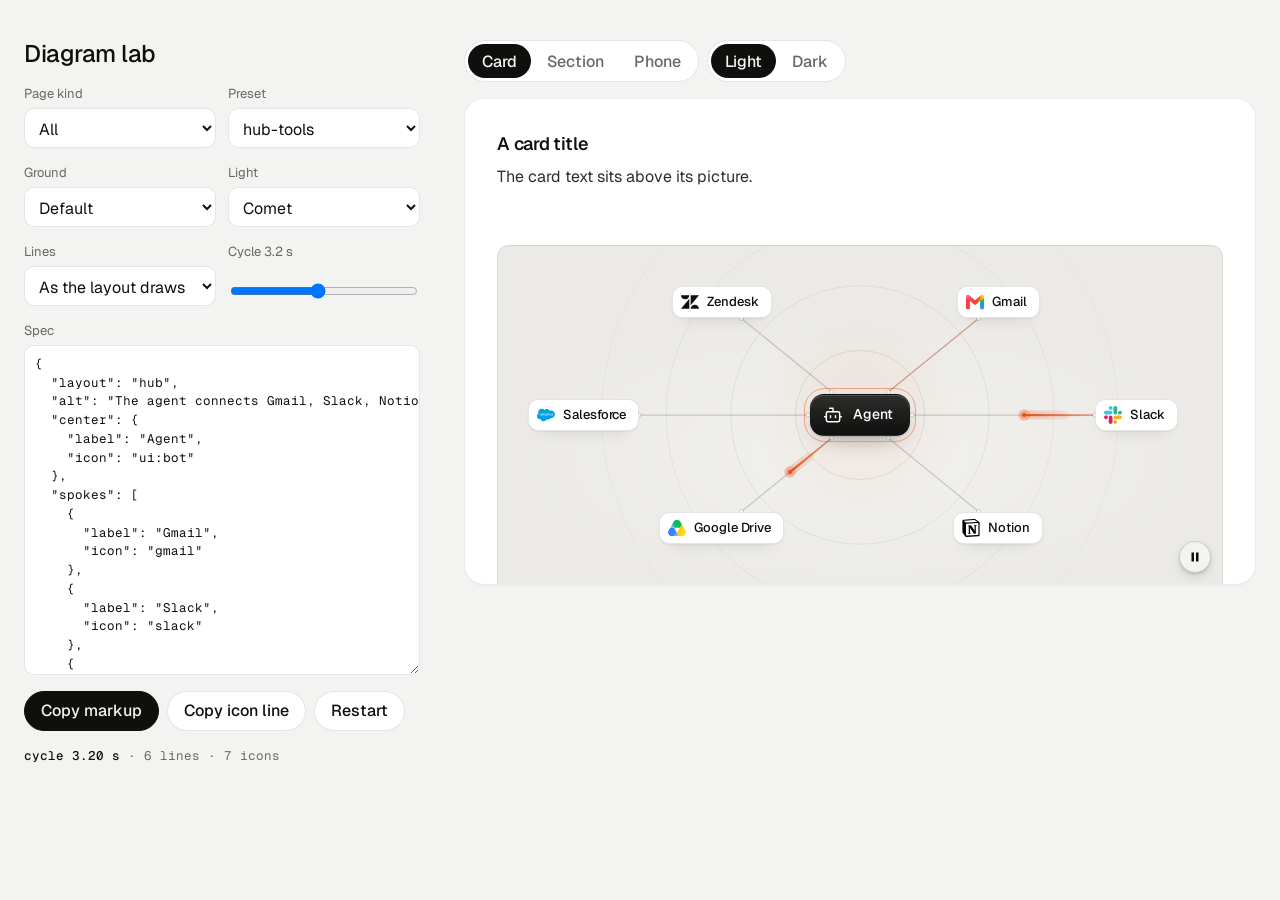
<file: assets/diagrams/lab.html>
<!doctype html>
<html lang="en">
<head>
<meta charset="utf-8">
<meta name="viewport" content="width=device-width, initial-scale=1">
<title>Diagram lab</title>
<link rel="preconnect" href="https://fonts.googleapis.com">
<link rel="preconnect" href="https://fonts.gstatic.com" crossorigin>
<link href="https://fonts.googleapis.com/css2?family=Geist:wght@300..700&family=Geist+Mono:wght@400;500&display=swap" rel="stylesheet">
<link rel="stylesheet" href="../ui/cards.css">
<link rel="stylesheet" href="diagram.css">
<style>
  /* The builder: pick a preset, change the JSON or the controls, see the card at once, copy the markup. Not part of a page. */
  :root { --font-text: "Geist", system-ui, sans-serif; --font-display: "Geist", system-ui, sans-serif; --font-mono: "Geist Mono", ui-monospace, monospace; }
  [data-theme="light"] { --bg: #f3f3f1; --card: #ffffff; --ink: #0f0f0e; --muted: #686863; --accent: #e5531c; --accent-ink: #ffffff; --frag: #ffffff; --ground-bg: #ebeae6; --ground-accent: #dcd9d0; --line: rgb(0 0 0 / .1); --field: #ffffff; }
  [data-theme="light"][data-accent="blue"] { --accent: #2456e8; }
  [data-theme="light"][data-accent="green"] { --accent: #16825d; }
  [data-theme="dark"] { --bg: #070708; --card: #141416; --ink: #f2f2ef; --muted: #8f9094; --accent: #ff7a3c; --accent-ink: #120c08; --frag: #1c1d20; --ground-bg: #101012; --ground-accent: #232326; --line: rgb(255 255 255 / .12); --field: #101012; }
  [data-theme="dark"][data-accent="white"] { --accent: #f2f2ef; --accent-ink: #0b0b0c; }
  [data-theme="dark"][data-accent="green"] { --accent: #3ccf8e; --accent-ink: #06130d; }
  * { box-sizing: border-box; }
  html, body { margin: 0; }
  body { font-family: var(--font-text); background: var(--bg); color: var(--ink); -webkit-font-smoothing: antialiased; min-height: 100vh; }
  .lab { display: grid; gap: 32px; max-width: 1440px; margin: 0 auto; padding: 32px 24px 64px; }
  .side { display: grid; gap: 16px; align-content: start; min-width: 0; }
  .side h1 { margin: 0; font: 500 24px/1.2 var(--font-display); letter-spacing: -0.02em; }
  .row { display: grid; gap: 6px; }
  .row > label, .row > .lbl { font-size: 13px; color: var(--muted); }
  .two { display: grid; grid-template-columns: 1fr 1fr; gap: 12px; }
  select, textarea, button, input[type=range] { font: inherit; color: inherit; }
  select, textarea { width: 100%; background: var(--field); border: 1px solid var(--line); border-radius: 10px; padding: 9px 10px; }
  select { height: 40px; }
  textarea { min-height: 360px; resize: vertical; font: 400 12.5px/1.5 var(--font-mono); white-space: pre; tab-size: 2; }
  textarea.is-bad { border-color: #c4321c; }
  .btns { display: flex; flex-wrap: wrap; gap: 8px; }
  button.b { height: 40px; padding: 0 16px; border-radius: 999px; border: 1px solid var(--line); background: var(--card); cursor: pointer; font-weight: 500; }
  button.b:hover { border-color: var(--ink); }
  button.b--main { background: var(--ink); color: var(--bg); border-color: var(--ink); }
  .out { font: 400 12.5px/1.5 var(--font-mono); color: var(--muted); overflow-wrap: anywhere; min-height: 1.5em; }
  .out b { color: var(--ink); font-weight: 500; }
  .out .bad { color: #c4321c; }
  .lb-stage { min-width: 0; display: grid; align-content: start; gap: 16px; }
  .lb-stage .card > .panel { --p-h: 340px; }
  .lb-stage .card--wide > .panel { --p-h: 560px; }
  .lb-stage .card--phone { max-width: 390px; }
  .lb-stage .card--phone > .panel { --p-h: 300px; }
  .seg { display: inline-flex; border: 1px solid var(--line); border-radius: 999px; padding: 3px; gap: 2px; background: var(--card); width: fit-content; }
  .seg button { height: 34px; padding: 0 14px; border: 0; background: none; border-radius: 999px; cursor: pointer; font-weight: 500; color: var(--muted); }
  .seg button[aria-pressed="true"] { background: var(--ink); color: var(--bg); }
  @media (min-width: 1024px) { .lab { grid-template-columns: 400px minmax(0, 1fr); gap: 40px; padding-top: 40px; } textarea { min-height: 330px; } .side { position: sticky; top: 24px; max-height: calc(100vh - 48px); overflow: auto; padding-right: 4px; } }
  @media (max-width: 639px) { .lab { padding: 24px 16px 48px; } }
</style>
</head>
<body data-theme="light" data-icon-base="../icons/demo/">
<div class="lab">
  <aside class="side">
    <h1>Diagram lab</h1>
    <div class="two">
      <div class="row"><label for="type">Page kind</label><select id="type"><option value="">All</option><option>software</option><option>tech</option><option>gaming</option><option>product</option><option>service</option></select></div>
      <div class="row"><label for="preset">Preset</label><select id="preset"></select></div>
    </div>
    <div class="two">
      <div class="row"><label for="ground">Ground</label><select id="ground"><option value="">Default</option><option>dots</option><option>rings</option><option>grid</option><option>glow</option><option>glow dots</option><option>glow rings</option><option>none</option></select></div>
      <div class="row"><label for="pulse">Light</label><select id="pulse"><option value="">Comet</option><option>dot</option><option>none</option></select></div>
    </div>
    <div class="two">
      <div class="row"><label for="curve">Lines</label><select id="curve"><option value="">As the layout draws them</option><option>curve</option><option>elbow</option><option>swirl</option></select></div>
      <div class="row"><label for="cycle">Cycle <span id="cycleV">3.2 s</span></label><input id="cycle" type="range" min="2.5" max="4" step="0.1" value="3.2"></div>
    </div>
    <div class="row"><label for="json">Spec</label><textarea id="json" spellcheck="false"></textarea></div>
    <div class="btns">
      <button class="b b--main" id="copy" type="button">Copy markup</button>
      <button class="b" id="copyIcons" type="button">Copy icon line</button>
      <button class="b" id="restart" type="button">Restart</button>
    </div>
    <div class="out" id="info"></div>
  </aside>
  <main class="lb-stage">
    <div class="btns">
      <div class="seg" id="size" role="group" aria-label="Size"><button type="button" data-v="card" aria-pressed="true">Card</button><button type="button" data-v="section" aria-pressed="false">Section</button><button type="button" data-v="phone" aria-pressed="false">Phone</button></div>
      <div class="seg" id="theme" role="group" aria-label="Palette"><button type="button" data-v="light" aria-pressed="true">Light</button><button type="button" data-v="dark" aria-pressed="false">Dark</button></div>
    </div>
    <article class="card card--row" id="card"><h3 id="ct"></h3><p id="cp"></p><div class="panel"><div class="dg" id="dg"></div></div></article>
  </main>
</div>
<script type="module">
  import dg from './diagram.js';
  const $ = id => document.getElementById(id);
  const presets = await dg.presets();
  const base = new URL('../icons/demo/', location.href).href;
  const q = new URLSearchParams(location.search);
  let spec = null, d = null, size = 'card';

  const names = type => Object.keys(presets).filter(k => !type || (presets[k].types || []).includes(type));
  const fillPresets = () => { $('preset').innerHTML = names($('type').value).map(k => `<option>${k}</option>`).join(''); };
  const load = id => { spec = JSON.parse(JSON.stringify(presets[id])); delete spec.types; $('json').value = JSON.stringify(spec, null, 2); sync(); };
  const first = n => (spec.center || spec.core || spec.input || spec.root || spec.left || {}).label || n;

  function iconIds(o, out = new Set()) {
    if (Array.isArray(o)) o.forEach(x => iconIds(x, out));
    else if (o && typeof o === 'object') for (const k in o) { if (k === 'icon' && typeof o[k] === 'string' && !/^text:|[/.]/.test(o[k])) out.add(o[k]); else iconIds(o[k], out); }
    return out;
  }
  function markup() {
    const j = JSON.stringify(spec);
    return /'/.test(j)
      ? `<div class="panel"><div class="dg" data-diagram><script type="application/json">${j}<\/script></div></div>`
      : `<div class="panel"><div class="dg" data-diagram='${j}'></div></div>`;
  }
  function paint() {
    const card = $('card');
    card.classList.toggle('card--wide', size === 'section');
    card.classList.toggle('card--phone', size === 'phone');
    const s = JSON.parse(JSON.stringify(spec));
    if (size === 'section') s.size = 'section';
    $('ct').textContent = 'A card title';
    $('cp').textContent = 'The card text sits above its picture.';
    const el = $('dg');
    d = dg.mount(el, s, { iconBase: base });
    const ids = [...iconIds(spec)];
    setTimeout(() => {
      $('info').innerHTML = `<b>cycle ${d.T ? d.T.toFixed(2) : '-'} s</b> · ${d.E ? d.E.filter(e => e.lit).length : 0} lines · ${ids.length} icons`;
    }, 400);
  }
  function sync() {
    try { spec = JSON.parse($('json').value); $('json').classList.remove('is-bad'); } catch (e) { $('json').classList.add('is-bad'); $('info').innerHTML = `<span class="bad">${e.message}</span>`; return; }
    paint();
  }
  // a control writes into the spec and the textarea
  function setField(path, v) {
    try { spec = JSON.parse($('json').value); } catch { return; }
    const [a, b] = path.split('.');
    if (b) { spec[a] = spec[a] || {}; if (v === '' || v == null) delete spec[a][b]; else spec[a][b] = v; if (!Object.keys(spec[a]).length) delete spec[a]; }
    else if (v === '' || v == null) delete spec[a]; else spec[a] = v;
    $('json').value = JSON.stringify(spec, null, 2);
    sync();
  }
  $('type').onchange = () => { fillPresets(); load($('preset').value); };
  $('preset').onchange = () => { $('ground').value = $('pulse').value = $('curve').value = ''; $('cycle').value = 3.2; $('cycleV').textContent = '3.2 s'; load($('preset').value); };
  $('ground').onchange = () => setField('ground', $('ground').value);
  $('pulse').onchange = () => setField('motion.pulse', $('pulse').value);
  $('curve').onchange = () => setField('curve', $('curve').value);
  $('cycle').oninput = () => { $('cycleV').textContent = (+$('cycle').value).toFixed(1) + ' s'; setField('motion.cycle', +$('cycle').value === 3.2 ? '' : +$('cycle').value); };
  let t0; $('json').oninput = () => { clearTimeout(t0); t0 = setTimeout(sync, 350); };
  $('restart').onclick = () => d && d.restart && d.restart();
  const copy = async (text, btn, label) => { try { await navigator.clipboard.writeText(text); btn.textContent = 'Copied'; } catch { btn.textContent = 'Copy failed'; } setTimeout(() => (btn.textContent = label), 1400); };
  $('copy').onclick = () => copy(markup(), $('copy'), 'Copy markup');
  $('copyIcons').onclick = () => copy(`node <skill>/scripts/icons.mjs fetch ${[...iconIds(spec)].join(' ')} --out assets/icons`, $('copyIcons'), 'Copy icon line');
  for (const [id, key] of [['size', 'size'], ['theme', 'theme']]) {
    $(id).onclick = ev => {
      const b = ev.target.closest('button'); if (!b) return;
      [...$(id).children].forEach(x => x.setAttribute('aria-pressed', String(x === b)));
      if (key === 'size') { size = b.dataset.v; paint(); } else document.body.dataset.theme = b.dataset.v;
    };
  }
  if (q.get('type')) $('type').value = q.get('type');
  fillPresets();
  if (q.get('preset') && presets[q.get('preset')]) $('preset').value = q.get('preset');
  if (q.get('theme') === 'dark') { document.body.dataset.theme = 'dark'; $('theme').children[1].click(); }
  load($('preset').value);
  window.__lab = { get d() { return d; } };
</script>
</body>
</html>
</file>
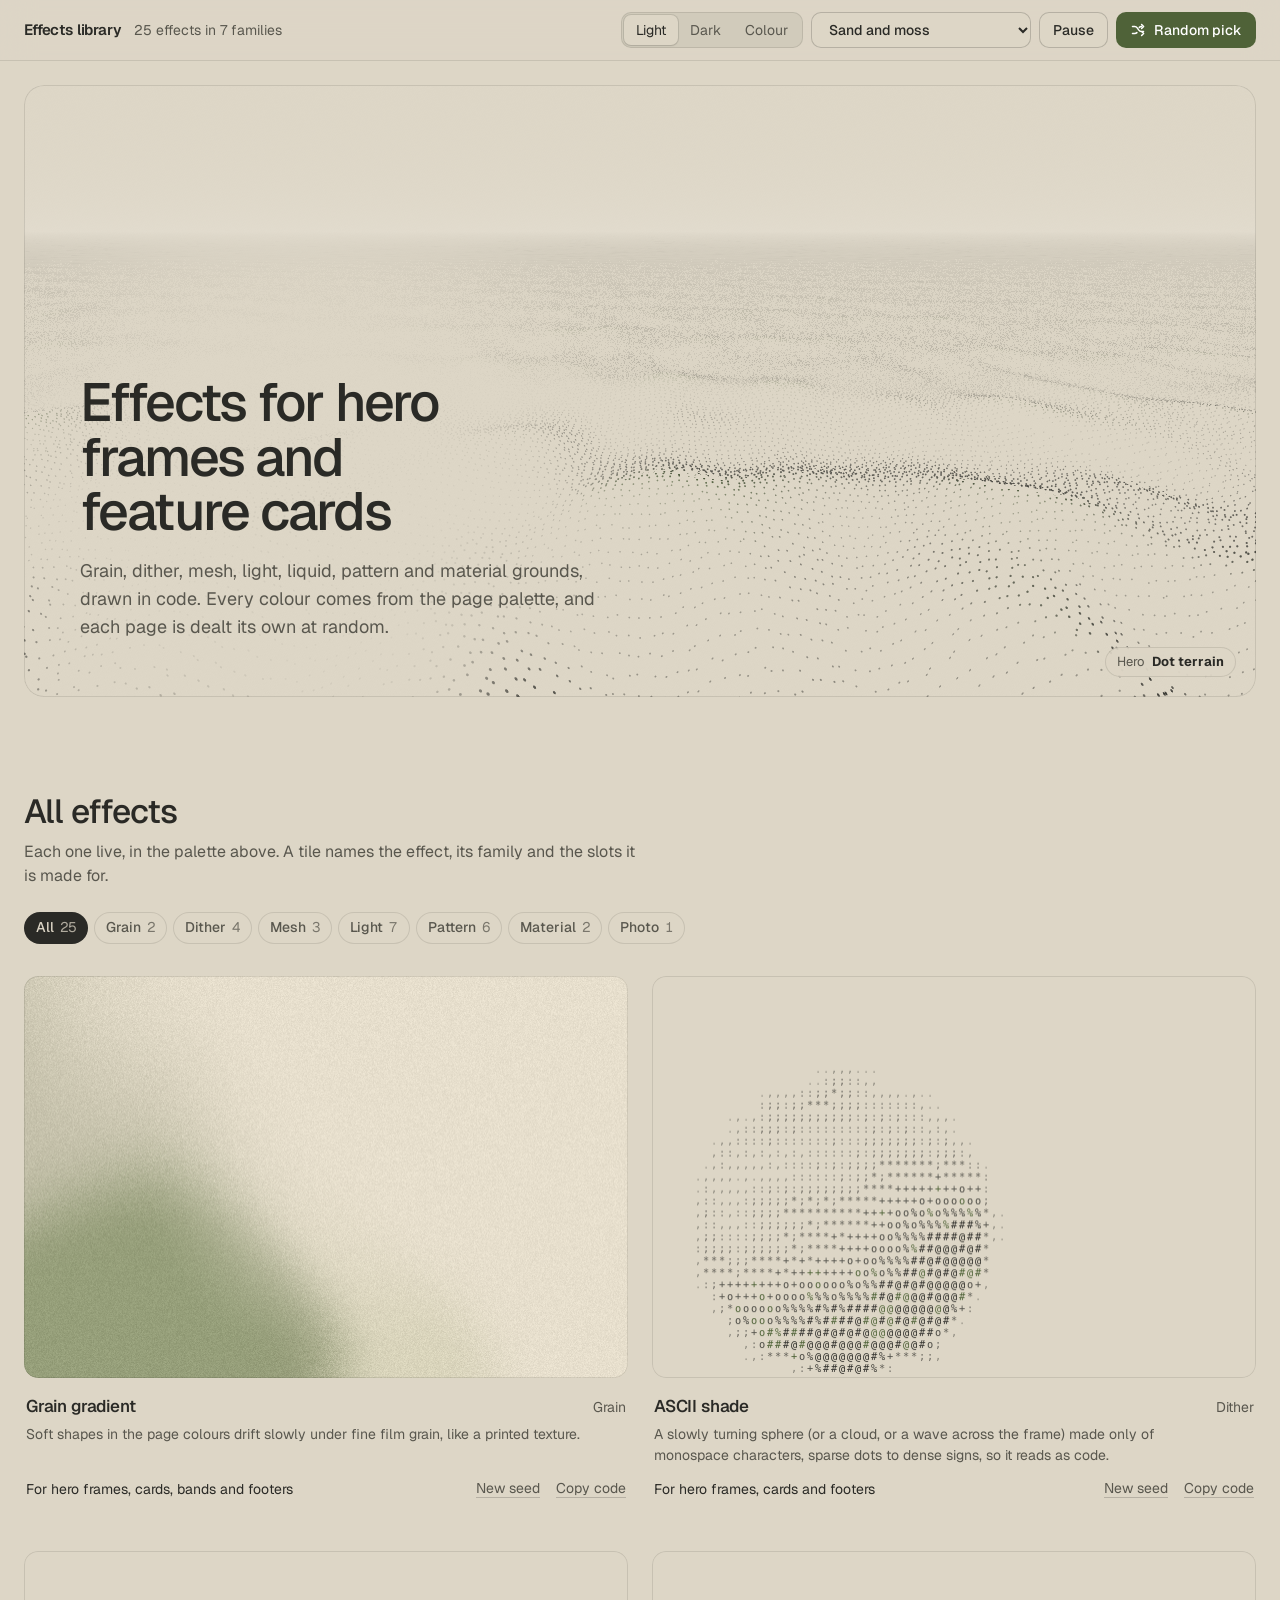
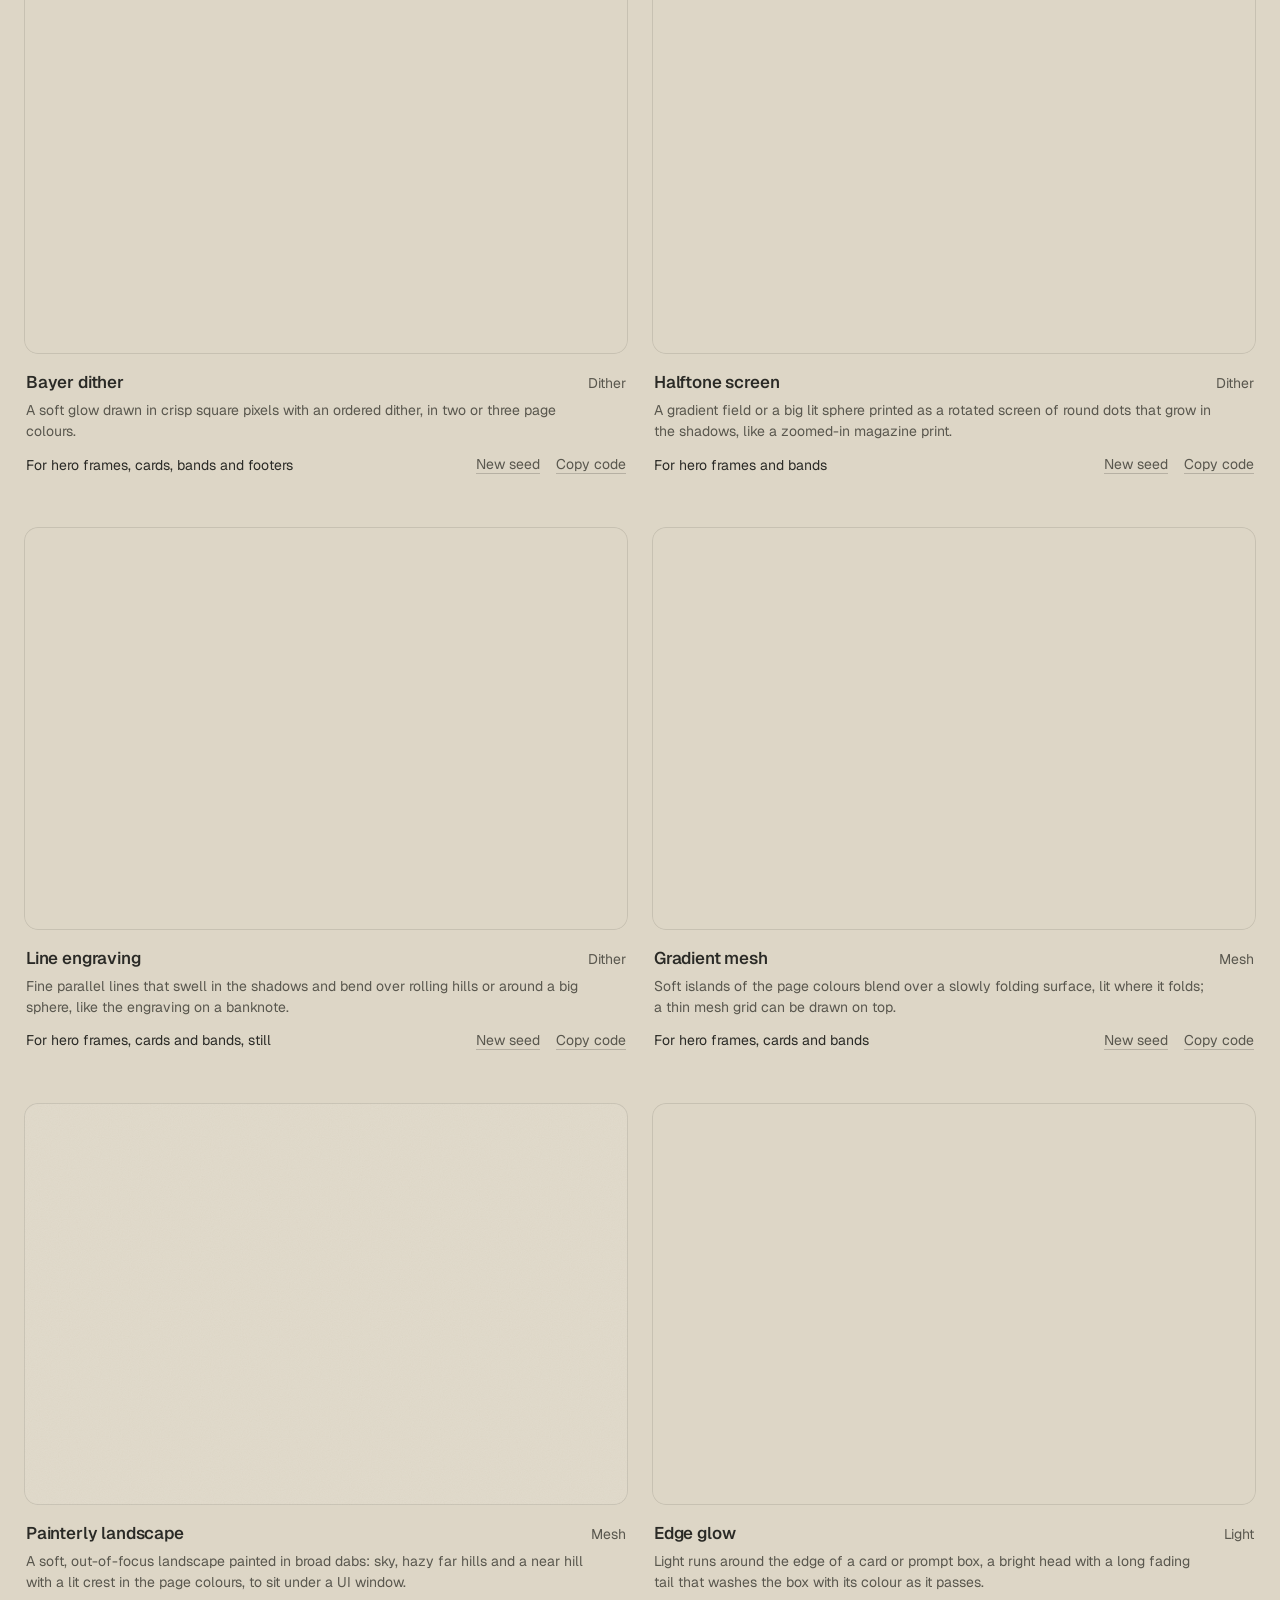
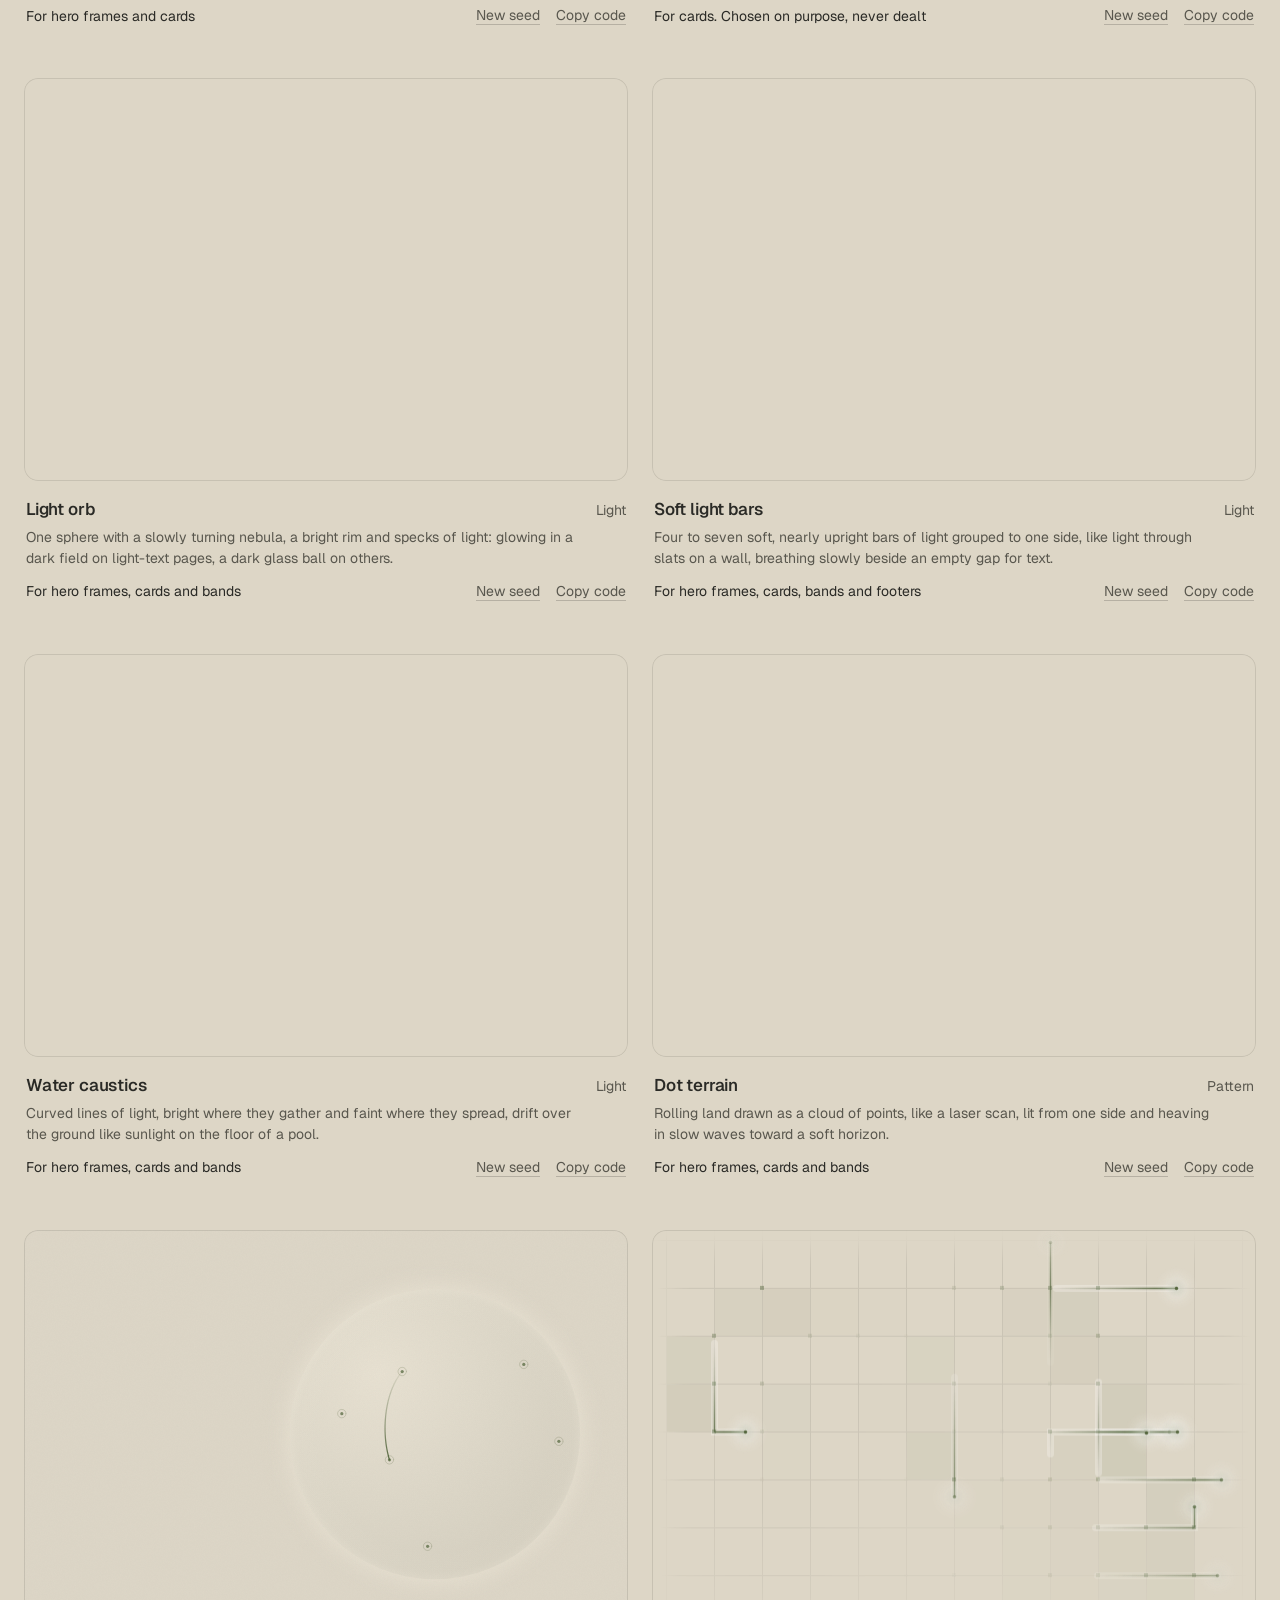
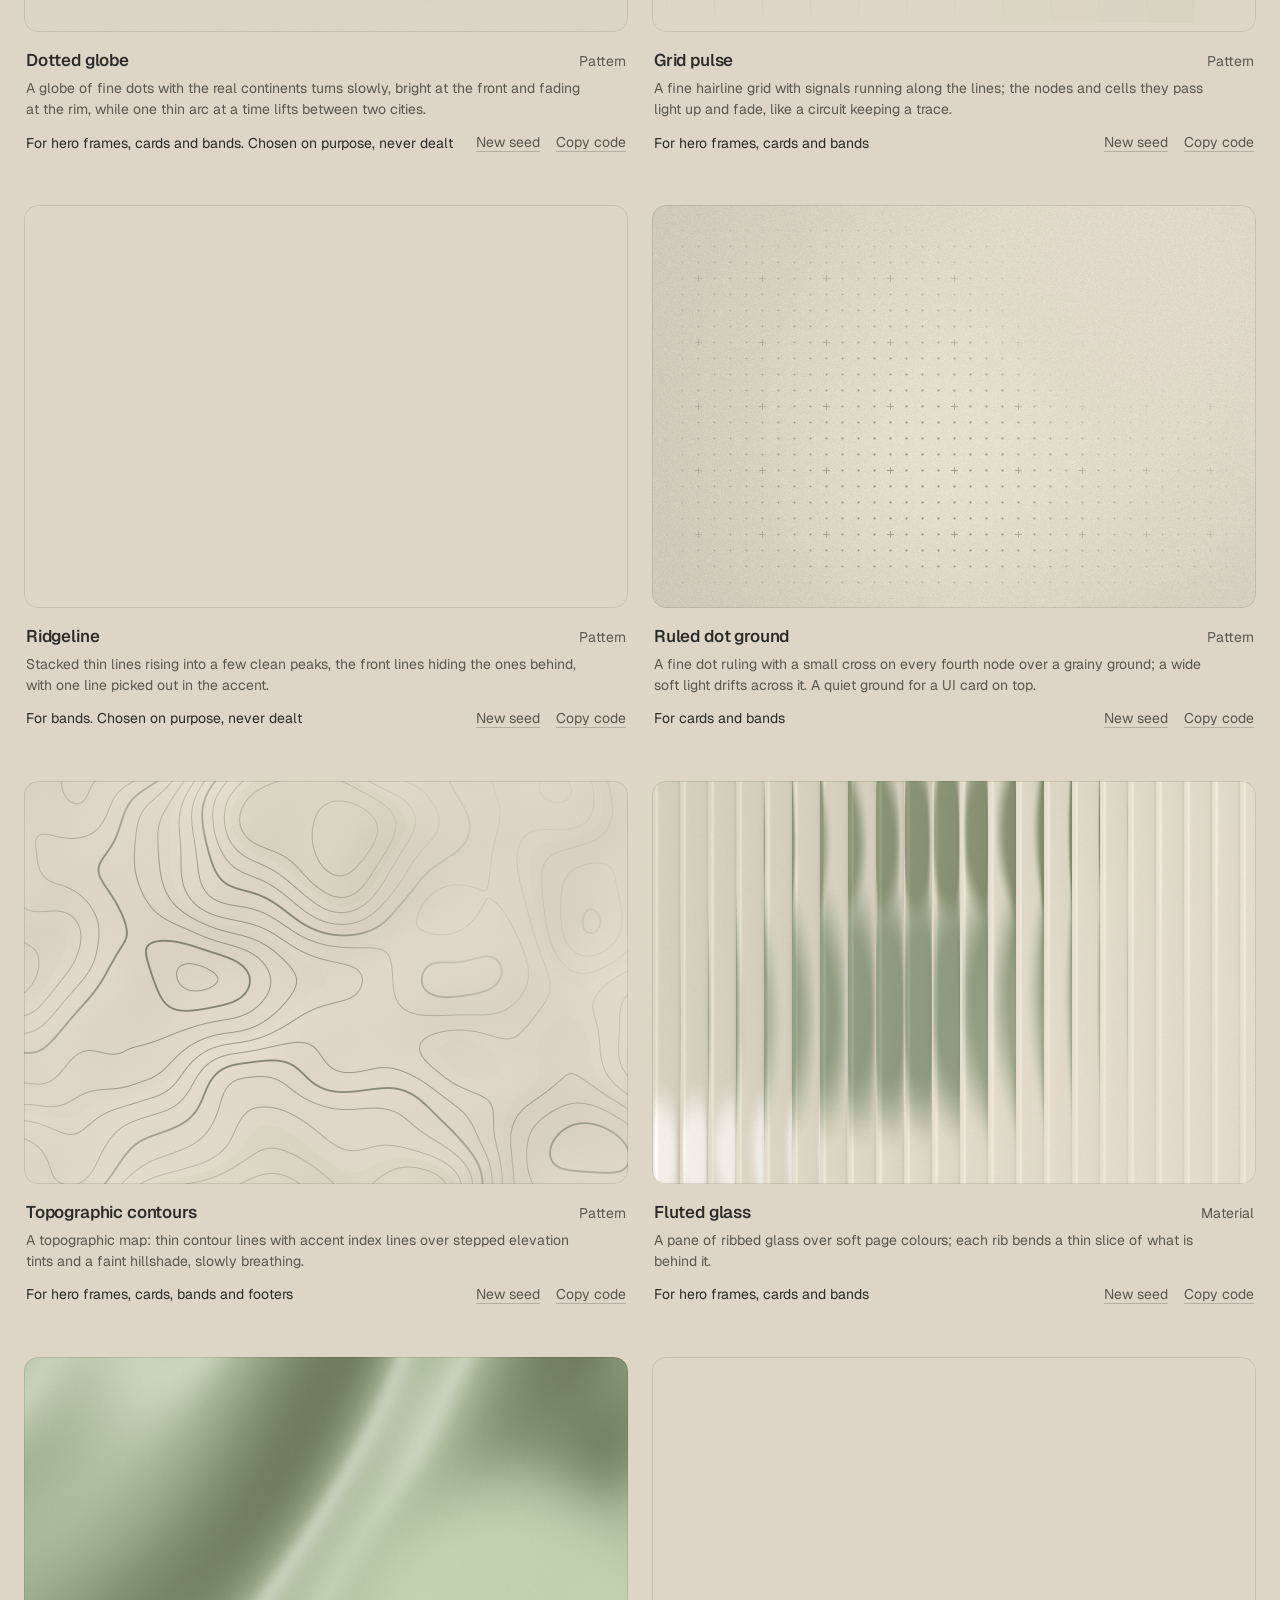
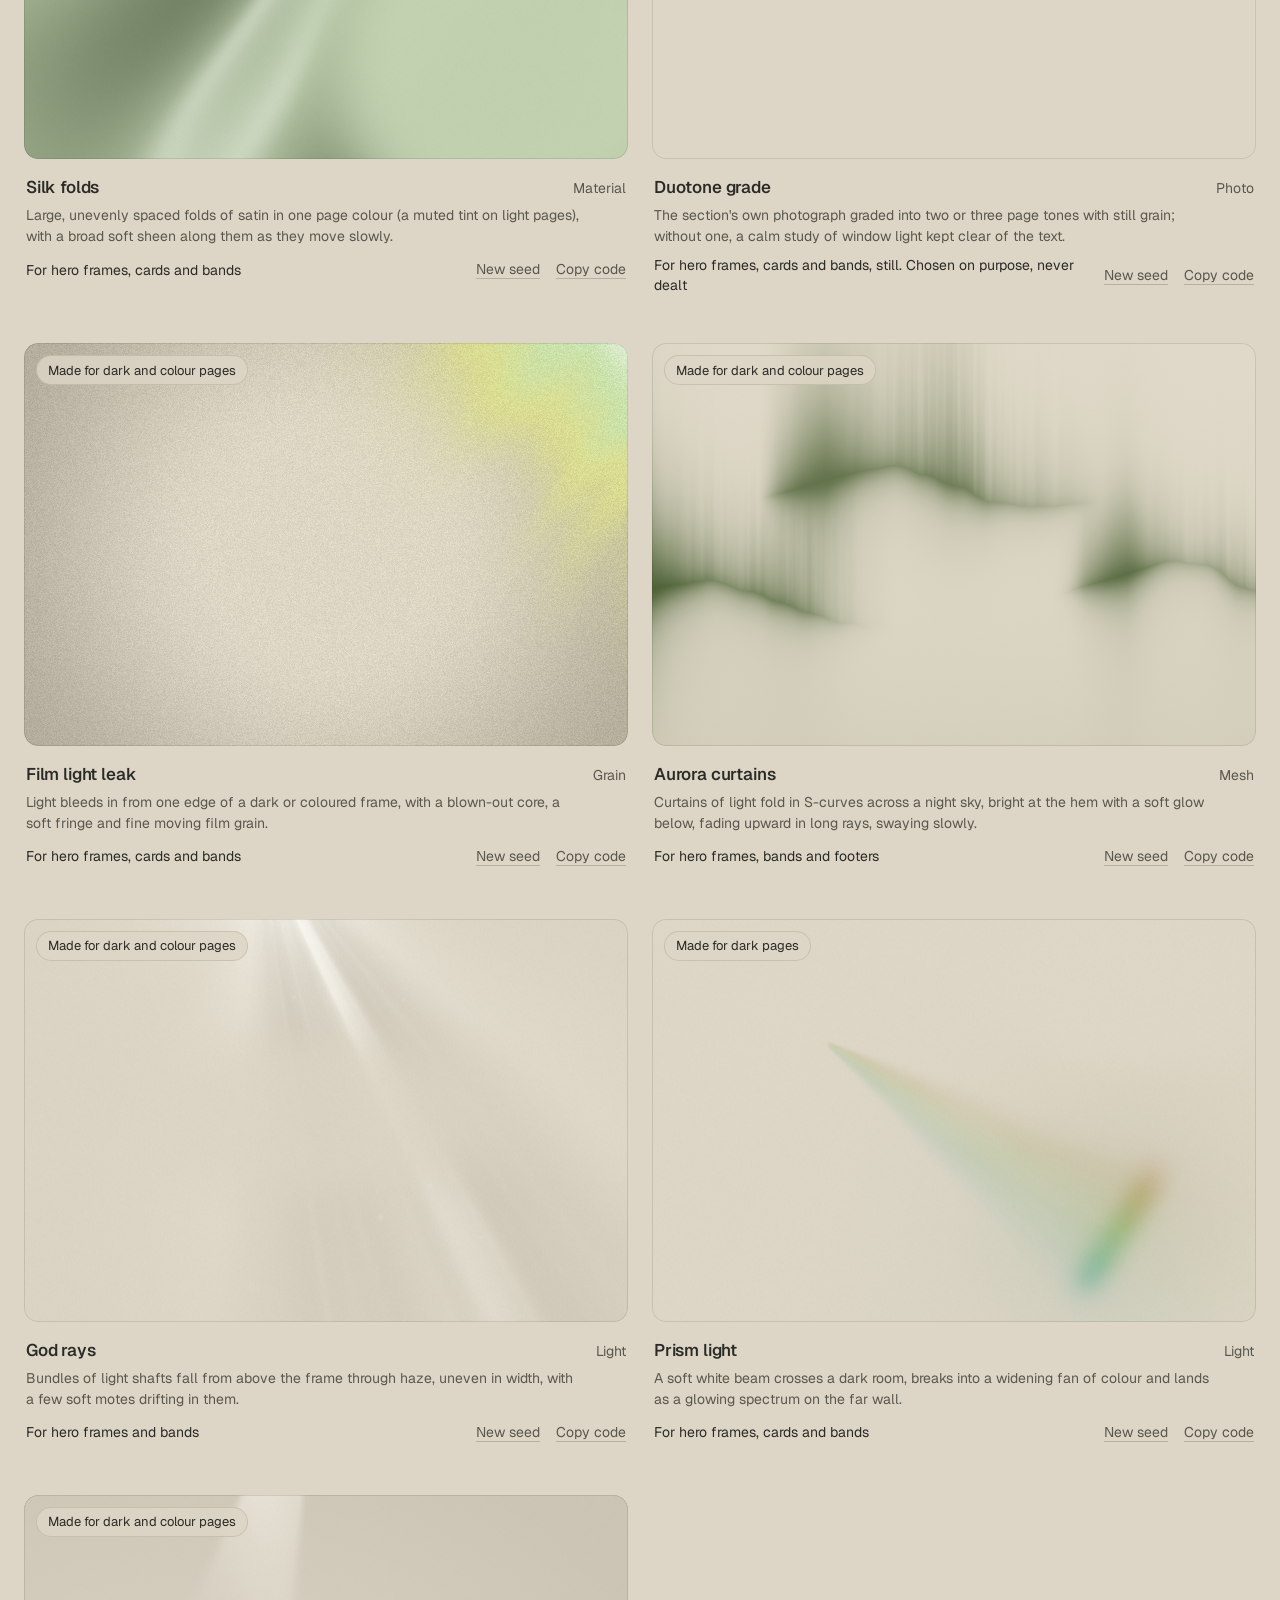
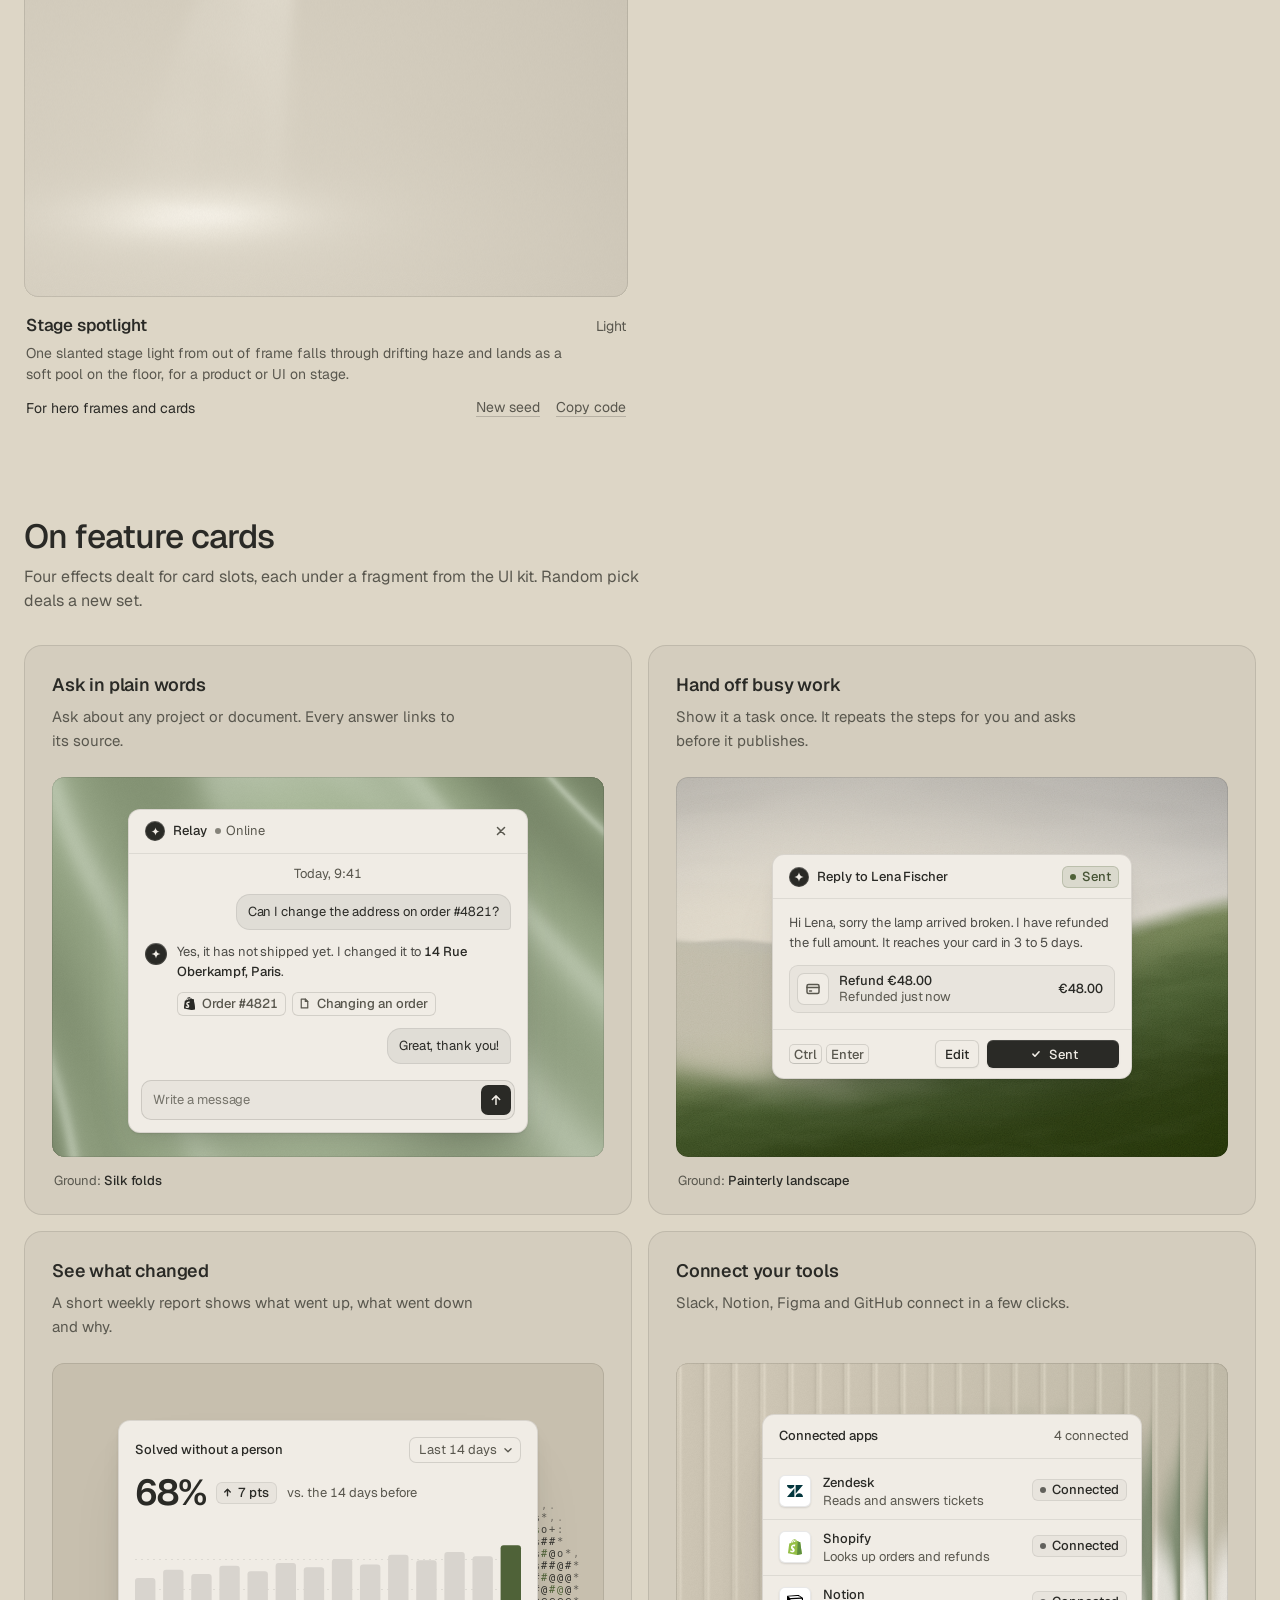
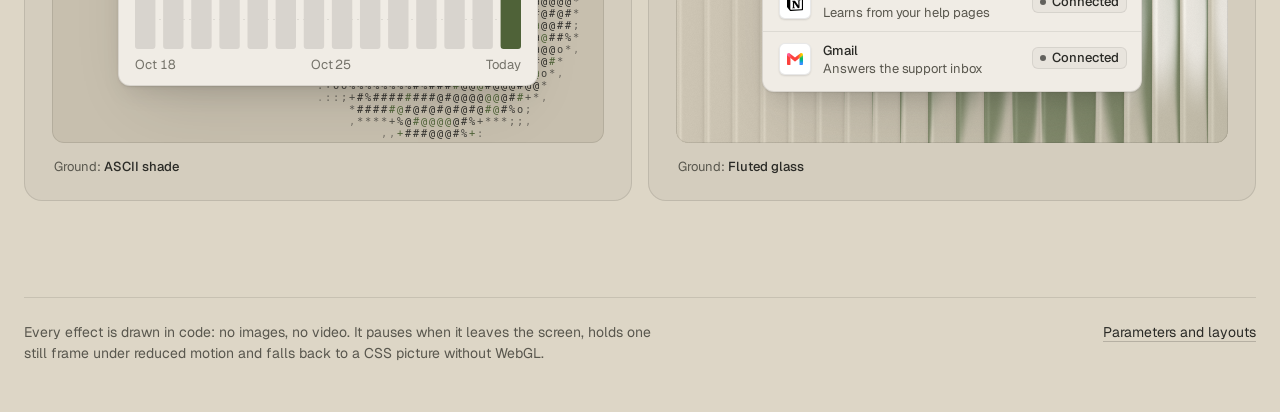
<file: assets/effects/gallery.html>
<!doctype html>
<html lang="en">
<head>
<script>window.__tpGlMax = 16;   /* a gallery shows many live effects at once; a page of a site keeps the default 4 (fx.js) */</script>
<meta charset="utf-8">
<meta name="viewport" content="width=device-width, initial-scale=1">
<title>Effects library</title>
<meta name="description" content="Effects drawn in code for hero frames, feature cards and bands, in the page palette.">
<link rel="icon" href="data:,">
<link rel="preconnect" href="https://fonts.googleapis.com">
<link rel="preconnect" href="https://fonts.gstatic.com" crossorigin>
<link href="https://fonts.googleapis.com/css2?family=Geist:wght@100..900&family=Geist+Mono:wght@100..900&display=swap" rel="stylesheet">
<style>
  /* the page palette; the script sets these from the palette switcher */
  :root {
    --bg: #ddd6c6; --surface: #d2cab8; --ink: #2a2a26; --muted: #59574e; --accent: #4f6238; --accent-ink: #ffffff;
    --card: #d2cab8; --panel: #cbc3b1; --win: #eeebe3; --win-surface: #e4e0d6;
    color-scheme: light;
  }
  @media (prefers-color-scheme: dark) {
    :root:not([data-theme="light"]) {
      --bg: #0a0d14; --surface: #131824; --ink: #e9edf3; --muted: #8891a1; --accent: #5ab9fc; --accent-ink: #0a0d14;
      --card: #131824; --panel: #0a0d14; --win: #1d2230; --win-surface: #262c3b;
      color-scheme: dark;
    }
  }
  :root[data-theme="dark"] {
    --bg: #0a0d14; --surface: #131824; --ink: #e9edf3; --muted: #8891a1; --accent: #5ab9fc; --accent-ink: #0a0d14;
    --card: #131824; --panel: #0a0d14; --win: #1d2230; --win-surface: #262c3b;
    color-scheme: dark;
  }
  :root {
    --line: color-mix(in oklab, var(--ink) 12%, transparent);
    --line-2: color-mix(in oklab, var(--ink) 22%, transparent);
    --chip: color-mix(in oklab, var(--ink) 6%, var(--bg));
    --font: "Geist", ui-sans-serif, system-ui, -apple-system, "Segoe UI", Roboto, "Helvetica Neue", Arial, sans-serif;
    --mono: "Geist Mono", ui-monospace, "SFMono-Regular", Consolas, monospace;
    --wrap: 1320px;
    --gut: 24px;
  }
  * { box-sizing: border-box; }
  html { -webkit-text-size-adjust: 100%; scroll-behavior: smooth; }
  @media (prefers-reduced-motion: reduce) { html { scroll-behavior: auto; } }
  body {
    margin: 0; background: var(--bg); color: var(--ink);
    font: 15px/1.5 var(--font); -webkit-font-smoothing: antialiased; font-feature-settings: "ss01" 0;
    overflow-x: hidden;
  }
  button, select { font: inherit; color: inherit; }
  :focus-visible { outline: 2px solid var(--accent); outline-offset: 2px; }
  .wrap { max-width: calc(var(--wrap) + 2 * var(--gut)); margin: 0 auto; padding: 0 var(--gut); }

  /* top bar */
  .top { position: sticky; top: 0; z-index: 50; background: color-mix(in oklab, var(--bg) 86%, transparent);
    backdrop-filter: blur(16px) saturate(1.2); -webkit-backdrop-filter: blur(16px) saturate(1.2); border-bottom: 1px solid var(--line); }
  .top-in { display: flex; align-items: center; gap: 12px 8px; padding-top: 12px; padding-bottom: 12px; }
  .top-in .controls { margin-left: auto; }
  .brand { display: flex; align-items: baseline; gap: 12px; min-width: 0; }
  .brand b { font-size: 15px; font-weight: 600; letter-spacing: -0.01em; white-space: nowrap; }
  .brand span { color: var(--muted); font-size: 14px; white-space: nowrap; }
  .controls { display: flex; align-items: center; gap: 8px; flex-wrap: wrap; }
  .seg { display: inline-flex; padding: 3px; border-radius: 10px; background: var(--chip); box-shadow: inset 0 0 0 1px var(--line); }
  .seg button { height: 30px; border: 0; background: transparent; padding: 0 12px; border-radius: 7px; cursor: pointer; color: var(--muted); font-size: 14px; }
  .seg button[aria-pressed="true"] { background: var(--bg); color: var(--ink); box-shadow: 0 0 0 1px var(--line), 0 1px 2px rgb(0 0 0 / 0.08); }
  .btn, .select {
    height: 36px; padding: 0 14px; border-radius: 10px; border: 0; background: var(--bg); color: var(--ink);
    box-shadow: inset 0 0 0 1px var(--line-2); cursor: pointer; display: inline-flex; align-items: center; gap: 8px;
    font-size: 14px; font-weight: 500; white-space: nowrap;
  }
  .btn:hover, .select:hover { box-shadow: inset 0 0 0 1px color-mix(in oklab, var(--ink) 38%, transparent); }
  .btn--primary { background: var(--accent); color: var(--accent-ink); box-shadow: none; }
  .btn--primary:hover { box-shadow: none; background: color-mix(in oklab, var(--accent) 88%, var(--ink)); }
  .btn svg { width: 16px; height: 16px; flex: none; }
  .select { max-width: 220px; padding-right: 10px; }

  /* hero: a dealt hero effect with text in its calm area */
  .hero { position: relative; margin-top: 24px; height: clamp(480px, 68vh, 660px); border-radius: 20px; overflow: hidden;
    display: flex; flex-direction: column; justify-content: flex-end; }
  .hero::after, .stage::after, .panel::after { content: ""; position: absolute; inset: 0; border-radius: inherit; box-shadow: inset 0 0 0 1px var(--line); pointer-events: none; z-index: 2; }
  .hero-copy { position: relative; z-index: 1; padding: 56px; max-width: 760px; }
  .hero h1 { max-width: 9.5em; margin: 0 0 18px; font-size: clamp(38px, 3.4vw + 10px, 62px); line-height: 1.02; letter-spacing: -0.035em; font-weight: 520; text-wrap: balance; }
  .hero p { margin: 0; max-width: 44ch; font-size: 18px; line-height: 28px; color: var(--muted); text-wrap: pretty; }
  .hero-tag { position: absolute; right: 20px; bottom: 20px; z-index: 3; }
  .tag { display: inline-flex; align-items: center; gap: 8px; height: 30px; padding: 0 12px; border-radius: 999px; font-size: 13px;
    background: color-mix(in oklab, var(--bg) 82%, transparent); color: var(--ink); box-shadow: inset 0 0 0 1px var(--line);
    backdrop-filter: blur(10px); -webkit-backdrop-filter: blur(10px); white-space: nowrap; }
  .tag span { color: var(--muted); }

  /* sections */
  section { padding-top: 96px; }
  .sec-head { display: flex; align-items: flex-end; justify-content: space-between; gap: 24px 48px; flex-wrap: wrap; margin-bottom: 32px; }
  .sec-head h2 { margin: 0 0 10px; font-size: clamp(28px, 1.2vw + 18px, 36px); line-height: 1.1; letter-spacing: -0.025em; font-weight: 520; }
  .sec-head p { margin: 0; color: var(--muted); max-width: 56ch; font-size: 16px; line-height: 24px; text-wrap: pretty; }
  .filters { display: flex; flex-wrap: wrap; gap: 6px; }
  .filters button { height: 32px; padding: 0 12px; border-radius: 999px; border: 0; cursor: pointer; font-size: 14px; color: var(--muted);
    background: transparent; box-shadow: inset 0 0 0 1px var(--line); }
  .filters button b { font-weight: 500; }
  .filters button span { margin-left: 6px; font-variant-numeric: tabular-nums; opacity: 0.75; }
  .filters button[aria-pressed="true"] { background: var(--ink); color: var(--bg); box-shadow: none; }

  /* the grid of every effect: one size of tile, labels under the picture */
  .grid { display: grid; grid-template-columns: repeat(2, minmax(0, 1fr)); gap: 48px 24px; }
  .tile { min-width: 0; display: flex; flex-direction: column; }
  .tile[hidden] { display: none; }
  .stage { position: relative; aspect-ratio: 3 / 2; border-radius: 14px; overflow: hidden; background: var(--bg); }
  .badge { position: absolute; top: 12px; left: 12px; z-index: 3; }
  .info { padding: 16px 2px 0; display: grid; gap: 6px; }
  .info-top { display: flex; align-items: baseline; justify-content: space-between; gap: 16px; }
  .info h3 { margin: 0; font-size: 17px; line-height: 24px; font-weight: 560; letter-spacing: -0.01em; }
  .fam { flex: none; font-size: 14px; color: var(--muted); }
  .look { margin: 0; color: var(--muted); font-size: 14px; line-height: 21px; max-width: 62ch; min-height: 42px;
    display: -webkit-box; -webkit-line-clamp: 2; -webkit-box-orient: vertical; overflow: hidden; }
  .info-foot { display: flex; align-items: center; justify-content: space-between; gap: 16px; margin-top: 2px; }
  .for { margin: 0; font-size: 14px; line-height: 20px; }
  .links { flex: none; display: flex; gap: 16px; }
  .links button { border: 0; background: none; padding: 4px 0; cursor: pointer; font-size: 14px; color: var(--muted);
    text-decoration: underline; text-decoration-color: var(--line-2); text-underline-offset: 4px; }
  .links button:hover { color: var(--ink); text-decoration-color: currentColor; }

  /* feature cards: an effect ground in the inset panel and a UI fragment on top */
  .cards { display: grid; grid-template-columns: repeat(2, minmax(0, 1fr)); gap: 16px; }
  .card { background: var(--card); border-radius: 18px; padding: 28px 28px 24px; box-shadow: inset 0 0 0 1px var(--line); display: flex; flex-direction: column; min-width: 0; }
  .card h3 { margin: 0 0 8px; font-size: 18px; line-height: 24px; font-weight: 560; letter-spacing: -0.01em; }
  .card > p:not(.ground) { margin: 0; color: var(--muted); font-size: 15px; line-height: 24px; max-width: 44ch; min-height: 48px; text-wrap: pretty; }
  .panel { position: relative; margin-top: 24px; height: 380px; border-radius: 12px; overflow: hidden; display: grid; place-items: center; padding: 32px; }
  .panel--bleed { place-items: end center; padding-bottom: 0; }
  .panel--bleed > .slot { margin-bottom: -48px; }
  .slot { position: relative; z-index: 1; max-width: 100%;
    --ui-font: var(--font); --ui-mono: var(--mono); --ui-radius: 12px;
    --fx-bg: var(--win); --fx-surface: var(--win-surface); --fx-ink: var(--ink); --fx-muted: var(--muted);
    --fx-accent: var(--accent); --fx-accent-ink: var(--accent-ink); }
  .ground { margin: 14px 2px 0; font-size: 13px; line-height: 20px; color: var(--muted); }
  .ground b { font-weight: 500; color: var(--ink); }

  .foot { padding-top: 96px; padding-bottom: 48px; }
  .foot-in > div { border-top: 1px solid var(--line); padding-top: 24px; display: flex; justify-content: space-between; gap: 16px 48px; flex-wrap: wrap; color: var(--muted); font-size: 14px; }
  .foot-in p { margin: 0; max-width: 72ch; }
  .foot a { color: var(--ink); text-underline-offset: 4px; text-decoration-color: var(--line-2); }
  .empty { padding: 64px 0; color: var(--muted); }

  .toast { position: fixed; left: 50%; bottom: 24px; z-index: 60; transform: translate(-50%, 16px); opacity: 0; pointer-events: none;
    max-width: calc(100vw - 32px); padding: 10px 16px; border-radius: 12px; background: var(--ink); color: var(--bg); font-size: 14px;
    transition: opacity .2s ease, transform .2s ease; }
  .toast.on { opacity: 1; transform: translate(-50%, 0); }

  @media (max-width: 1080px) {
    .hero-copy { padding: 40px; }
  }
  @media (max-width: 860px) {
    .grid, .cards { grid-template-columns: minmax(0, 1fr); }
    .grid { gap: 40px; }
  }
  @media (max-width: 720px) {
    :root { --gut: 16px; }
    .top { position: static; }
    .brand span, .select { display: none; }
    .top-in { display: grid; grid-template-columns: 1fr auto; grid-template-areas: "brand deal" "controls controls"; }
    .brand { grid-area: brand; }
    #deal { grid-area: deal; }
    .top-in .controls { grid-area: controls; margin-left: 0; flex-wrap: nowrap; }
    .seg { flex: 1; }
    .seg button { flex: 1; }
    .hero { margin-top: 16px; height: 560px; border-radius: 16px; }
    .hero-copy { padding: 28px 24px 72px; }
    .hero p { font-size: 16px; line-height: 24px; }
    .hero-tag { left: 24px; right: auto; bottom: 20px; }
    section { padding-top: 72px; }
    .card { padding: 20px; }
    .panel { height: 340px; padding: 20px 16px; }
    .info-foot { flex-wrap: wrap; }
  }
</style>
</head>
<body>
<header class="top">
  <div class="wrap top-in">
    <div class="brand"><b>Effects library</b><span id="count"></span></div>
    <div class="controls">
      <div class="seg" role="group" aria-label="Palette kind">
        <button type="button" data-kind="light">Light</button>
        <button type="button" data-kind="dark">Dark</button>
        <button type="button" data-kind="colour">Colour</button>
      </div>
      <select class="select" id="pal" aria-label="Palette"></select>
      <button type="button" class="btn" id="pause" aria-pressed="false">Pause</button>
    </div>
    <button type="button" class="btn btn--primary" id="deal">
        <svg viewBox="0 0 16 16" aria-hidden="true"><path d="M2.5 4.5h2.2c1.2 0 2 .6 2.7 1.6l1.2 1.8c.7 1 1.5 1.6 2.7 1.6h2.2M11.6 2.5l2 2-2 2M2.5 11.5h2.2c.9 0 1.6-.3 2.2-.9M11.6 9.5l2 2-2 2M9.3 5.4c.6-.6 1.3-.9 2.1-.9" fill="none" stroke="currentColor" stroke-width="1.5" stroke-linecap="round" stroke-linejoin="round"/></svg>
        Random pick
    </button>
  </div>
</header>

<main>
  <div class="wrap">
    <div class="hero" id="hero">
      <div class="hero-copy">
        <h1>Effects for hero frames and feature cards</h1>
        <p id="lede">Grain, dither, mesh, light, liquid, pattern and material grounds, drawn in code. Every colour comes from the page palette, and each page is dealt its own at random.</p>
      </div>
      <div class="hero-tag"><span class="tag" id="hero-tag"><span>Hero</span> <b></b></span></div>
    </div>
  </div>

  <section id="all">
    <div class="wrap">
      <div class="sec-head">
        <div>
          <h2>All effects</h2>
          <p>Each one live, in the palette above. A tile names the effect, its family and the slots it is made for.</p>
        </div>
        <div class="filters" id="filters" role="group" aria-label="Family"></div>
      </div>
      <div class="grid" id="grid"></div>
    </div>
  </section>

  <section id="cards">
    <div class="wrap">
      <div class="sec-head">
        <div>
          <h2>On feature cards</h2>
          <p>Four effects dealt for card slots, each under a fragment from the UI kit. Random pick deals a new set.</p>
        </div>
      </div>
      <div class="cards">
        <article class="card">
          <h3>Ask in plain words</h3>
          <p>Ask about any project or document. Every answer links to its source.</p>
          <div class="panel" data-card="0"><div class="slot" data-ui-load="chat"></div></div>
          <p class="ground">Ground: <b></b></p>
        </article>
        <article class="card">
          <h3>Hand off busy work</h3>
          <p>Show it a task once. It repeats the steps for you and asks before it publishes.</p>
          <div class="panel" data-card="1"><div class="slot" data-ui-load="cursor"></div></div>
          <p class="ground">Ground: <b></b></p>
        </article>
        <article class="card">
          <h3>See what changed</h3>
          <p>A short weekly report shows what went up, what went down and why.</p>
          <div class="panel" data-card="2"><div class="slot" data-ui-load="stat"></div></div>
          <p class="ground">Ground: <b></b></p>
        </article>
        <article class="card">
          <h3>Connect your tools</h3>
          <p>Slack, Notion, Figma and GitHub connect in a few clicks.</p>
          <div class="panel" data-card="3"><div class="slot" data-ui-load="integrations"></div></div>
          <p class="ground">Ground: <b></b></p>
        </article>
      </div>
    </div>
  </section>

  <footer class="foot">
    <div class="wrap foot-in"><div>
      <p>Every effect is drawn in code: no images, no video. It pauses when it leaves the screen, holds one still frame under reduced motion and falls back to a CSS picture without WebGL.</p>
      <p><a id="lab" href="lab.html">Parameters and layouts</a></p>
    </div></div>
  </footer>
</main>
<div class="toast" id="toast" role="status" aria-live="polite"></div>

<script id="paths" type="application/json">{"fx": "./", "ui": "../ui/"}</script>
<script id="palettes" type="application/json">[{"id":"white-link-blue","name":"Sheet and biro","bg":"#ffffff","surface":"#f4f4f4","ink":"#111111","muted":"#6b6b6b","accent":"#1a4be0","accentInk":"#ffffff"},{"id":"cool-white-slate","name":"Frost and slate","bg":"#f7f9fa","surface":"#ecf0f2","ink":"#1f3038","muted":"#5d6b72","accent":"#0d7480","accentInk":"#ffffff"},{"id":"rose-grey-green","name":"Rose grey, green","bg":"#ebe5e3","surface":"#e1dad7","ink":"#2b2622","muted":"#6a615d","accent":"#0f7d45","accentInk":"#ffffff"},{"id":"paper-grey-brass","name":"Newsprint and brass","bg":"#e8e8e3","surface":"#dcdcd6","ink":"#181715","muted":"#63625c","accent":"#bfb21a","accentInk":"#181715"},{"id":"stone-blueprint","name":"Stone and blueprint","bg":"#dfdedb","surface":"#d3d2ce","ink":"#26251e","muted":"#5f5d55","accent":"#2456d6","accentInk":"#ffffff"},{"id":"white-navy-tab","name":"Navy on white","bg":"#ffffff","surface":"#f4f4f2","ink":"#1f2b4d","muted":"#6a7186","accent":"#f7941d","accentInk":"#1f2b4d"},{"id":"three-stones","name":"Three stones","bg":"#eeecea","surface":"#e4e1dd","ink":"#333231","muted":"#6b6763","accent":"#5c6b54","accentInk":"#ffffff"},{"id":"putty-black-teal","name":"Putty and black","bg":"#dedad3","surface":"#d3cec6","ink":"#0a0a0a","muted":"#5c5852","accent":"#256f82","accentInk":"#ffffff"},{"id":"moss-sand","name":"Sand and moss","bg":"#ddd6c6","surface":"#d2cab8","ink":"#2a2a26","muted":"#59574e","accent":"#4f6238","accentInk":"#ffffff"},{"id":"green-mat-chocolate","name":"Bone, green, chocolate","bg":"#e5e1d8","surface":"#dad5ca","ink":"#2a1d17","muted":"#6b5b51","accent":"#456f3a","accentInk":"#ffffff"},{"id":"lunar-grey-bronze","name":"Lunar and bronze","bg":"#111111","surface":"#1c1c1c","ink":"#f2f2f2","muted":"#8f8f8f","accent":"#a08672","accentInk":"#111111"},{"id":"blue-black-cornflower","name":"Night and sky blue","bg":"#0a0d14","surface":"#131824","ink":"#e9edf3","muted":"#8891a1","accent":"#5ab9fc","accentInk":"#0a0d14"},{"id":"green-black-bone","name":"Green-black and bone","bg":"#161c1a","surface":"#1f2725","ink":"#e3e2da","muted":"#8e948d","accent":"#9fc7b8","accentInk":"#161c1a"},{"id":"black-crimson","name":"Black and crimson","bg":"#0a0a0a","surface":"#151515","ink":"#efefef","muted":"#8c8c8c","accent":"#b11226","accentInk":"#ffffff"},{"id":"forest-pale-lime","name":"Forest and lime","bg":"#0f1f10","surface":"#162a17","ink":"#ffffff","muted":"#9aa39a","accent":"#c6f19d","accentInk":"#0f1f10"},{"id":"charcoal-room-sage","name":"Charcoal and sage","bg":"#1c1c1c","surface":"#262626","ink":"#f1f1ef","muted":"#9a9b96","accent":"#8fa68e","accentInk":"#1c1c1c"},{"id":"warm-black-gold","name":"Warm black, gold","bg":"#0c0a08","surface":"#181512","ink":"#ffffff","muted":"#8f8a84","accent":"#c9a45a","accentInk":"#0c0a08"},{"id":"graphite-safety-orange","name":"Graphite and orange","bg":"#18191b","surface":"#222427","ink":"#eff0f1","muted":"#9c9ea3","accent":"#ff4a1f","accentInk":"#18191b"},{"id":"soot-pale-lime","name":"Soot and lime","bg":"#0f0f0f","surface":"#1a1a1a","ink":"#ffffff","muted":"#8f8f8f","accent":"#dafa9c","accentInk":"#0f0f0f"},{"id":"plum-black-pink","name":"Plum-black and pink","bg":"#0d060b","surface":"#1b0e17","ink":"#ffffff","muted":"#9a8f97","accent":"#ff488b","accentInk":"#0d060b"},{"id":"white-signal-red","name":"Signal red, white","bg":"#ffffff","surface":"#f2f2f2","ink":"#0a0a0a","muted":"#6b6b6b","accent":"#d92b21","accentInk":"#ffffff"},{"id":"white-mint-tiles","name":"Greys and mint","bg":"#ffffff","surface":"#f3f3f3","ink":"#232323","muted":"#6e6e6e","accent":"#a1ffcb","accentInk":"#232323"},{"id":"cool-grey-cobalt","name":"Cool grey, cobalt","bg":"#eef0f3","surface":"#e2e5ea","ink":"#0b0c0e","muted":"#5d6470","accent":"#1f2de6","accentInk":"#ffffff"},{"id":"offwhite-bottle-yellow","name":"Bottle ink, yellow","bg":"#f7f7f7","surface":"#ebebeb","ink":"#0d2a1c","muted":"#5f6b64","accent":"#f6e016","accentInk":"#0d2a1c"},{"id":"teal-on-paper","name":"Teal on paper","bg":"#f7f9f8","surface":"#ebf0ee","ink":"#06525c","muted":"#2f737d","accent":"#06525c","accentInk":"#f7f9f8"},{"id":"navy-pink","name":"Navy and pink","bg":"#1a2039","surface":"#212846","ink":"#f9a3c0","muted":"#b9879c","accent":"#f9a3c0","accentInk":"#1a2039"},{"id":"blush-aubergine","name":"Blush and aubergine","bg":"#edccbe","surface":"#e8c2b2","ink":"#351a2b","muted":"#6c4857","accent":"#351a2b","accentInk":"#edccbe"},{"id":"cobalt-on-sand","name":"Cobalt on sand","bg":"#e6dbc7","surface":"#ddd0b9","ink":"#062b8a","muted":"#3a5aa8","accent":"#062b8a","accentInk":"#e6dbc7"},{"id":"oxblood-grey","name":"Oxblood and grey","bg":"#e2e2e2","surface":"#d6d6d6","ink":"#7d0c14","muted":"#7a4a4e","accent":"#7d0c14","accentInk":"#e2e2e2"},{"id":"olive-on-bone","name":"Olive on bone","bg":"#ecebe7","surface":"#e1dfd9","ink":"#38450f","muted":"#5d683a","accent":"#38450f","accentInk":"#ecebe7"},{"id":"burgundy-bubblegum","name":"Burgundy and bubblegum","bg":"#3d0012","surface":"#4d0519","ink":"#ff99d3","muted":"#c77aa0","accent":"#ff99d3","accentInk":"#3d0012"},{"id":"bottle-green-gold","name":"Bottle green, gold","bg":"#133621","surface":"#1a4429","ink":"#f4d96c","muted":"#b3a55e","accent":"#f4d96c","accentInk":"#133621"},{"id":"cobalt-field","name":"Cobalt field","bg":"#0034eb","surface":"#002fd6","ink":"#ffffff","muted":"#dfe4f2","accent":"#e9e34a","accentInk":"#111111"},{"id":"mustard-field","name":"Mustard and black","bg":"#e1ac10","surface":"#cd9d0f","ink":"#0b0b0b","muted":"#4d3d0a","accent":"#24338f","accentInk":"#ffffff"},{"id":"carmine-field","name":"Carmine field","bg":"#9c1220","surface":"#8a101c","ink":"#ffffff","muted":"#f0b9bd","accent":"#ffd9dc","accentInk":"#9c1220"},{"id":"pink-field-lime","name":"Bubblegum and lime","bg":"#ff87ab","surface":"#ff739d","ink":"#0a0a0a","muted":"#6b1f3a","accent":"#def915","accentInk":"#0a0a0a"},{"id":"sky-field-navy","name":"Sky and navy","bg":"#6bb4ee","surface":"#7dbdf0","ink":"#0e1822","muted":"#1b3d5c","accent":"#ff5a1f","accentInk":"#0e1822"},{"id":"orange-field-black","name":"Orange and black","bg":"#ff7a1f","surface":"#ff8633","ink":"#050f16","muted":"#5a2306","accent":"#050f16","accentInk":"#ff7a1f"},{"id":"tobacco-olive","name":"Tobacco and olive","bg":"#472913","surface":"#55321a","ink":"#e4e0cf","muted":"#b39f84","accent":"#525e1b","accentInk":"#e4e0cf"},{"id":"poster-chapters","name":"Poster chapters","bg":"#e6e0d2","surface":"#dcd5c5","ink":"#1a1a1a","muted":"#5f5b52","accent":"#18bc42","accentInk":"#1a1a1a"},{"id":"blue-red-black","name":"Blue, red, black","bg":"#ffffff","surface":"#f3f3f3","ink":"#0a0a0a","muted":"#6b6b6b","accent":"#1f30e0","accentInk":"#ffffff"},{"id":"charcoal-primaries","name":"Charcoal and primaries","bg":"#191919","surface":"#242424","ink":"#ffffff","muted":"#9a9a9a","accent":"#0c7866","accentInk":"#ffffff"},{"id":"ultramarine-yellow","name":"Ultramarine and yellow","bg":"#1423b8","surface":"#1220a6","ink":"#ffffff","muted":"#e4e2d6","accent":"#1fc27a","accentInk":"#0a0a0a"},{"id":"candy-chapters","name":"Candy chapters","bg":"#ffd249","surface":"#f5c63c","ink":"#0a0a0a","muted":"#5e4a0a","accent":"#f53fd6","accentInk":"#0a0a0a"},{"id":"orange-sky-lime","name":"Orange, sky, lime","bg":"#ff8126","surface":"#ff8d3a","ink":"#111111","muted":"#5c2a05","accent":"#de194b","accentInk":"#ffffff"},{"id":"post-red-mustard","name":"Post red, mustard","bg":"#e2dccf","surface":"#d7d0c1","ink":"#2a1110","muted":"#6b524c","accent":"#4a6f84","accentInk":"#ffffff"},{"id":"mint-orange-grey","name":"Grey, mint, orange","bg":"#ffffff","surface":"#f5f5f5","ink":"#000000","muted":"#666666","accent":"#a7ff9c","accentInk":"#000000"},{"id":"report-blocks","name":"Report blocks","bg":"#ffffff","surface":"#f6f6f6","ink":"#000000","muted":"#5f5f5f","accent":"#fe7141","accentInk":"#000000"},{"id":"card-pastels","name":"Card pastels","bg":"#f7f7f5","surface":"#ebebe8","ink":"#000000","muted":"#666662","accent":"#d0106f","accentInk":"#ffffff"},{"id":"mint-pink-accounts","name":"Mint and pink","bg":"#f8f8f8","surface":"#eeeeee","ink":"#0a0a0a","muted":"#6a6a6a","accent":"#1f6b3a","accentInk":"#ffffff"},{"id":"swap-pastels","name":"Swapping pastels","bg":"#c3d7e5","surface":"#d0e0eb","ink":"#141414","muted":"#4a5068","accent":"#0f5257","accentInk":"#ffffff"},{"id":"blush-sage-slate","name":"Blush, sage, slate","bg":"#a6b3bc","surface":"#b2bdc5","ink":"#1c1c1c","muted":"#38424a","accent":"#2c3620","accentInk":"#e3e2da"},{"id":"candy-on-black","name":"Candy on black","bg":"#000000","surface":"#0d0d0d","ink":"#ffffff","muted":"#999999","accent":"#93f1f7","accentInk":"#000000"},{"id":"sky-sand","name":"Sky and sand","bg":"#cbe4f2","surface":"#bcdcee","ink":"#0a0a0a","muted":"#44606e","accent":"#b0298f","accentInk":"#ffffff"},{"id":"studio-grey","name":"Studio grey","bg":"#a8a8aa","surface":"#b4b4b6","ink":"#0e0e0e","muted":"#3a3a3c","accent":"#1f5c49","accentInk":"#ffffff"},{"id":"walnut-tan","name":"Walnut and tan","bg":"#2b2216","surface":"#382d1e","ink":"#e4e2da","muted":"#a39a8b","accent":"#bda38b","accentInk":"#2b2216"}]</script>
<script id="presets" type="application/json">{"light":"moss-sand","dark":"blue-black-cornflower","colour":"cobalt-field"}</script>
<script type="module">
  const $ = s => document.querySelector(s);
  const PATHS = JSON.parse($('#paths').textContent);
  const PALETTES = JSON.parse($('#palettes').textContent);
  const PRESETS = JSON.parse($('#presets').textContent);
  const byId = Object.fromEntries(PALETTES.map(p => [p.id, p]));
  const q = new URLSearchParams(location.search);

  const [{ default: fx }, { pick }] = await Promise.all([import(PATHS.fx + 'fx.js'), import(PATHS.fx + 'pick.js')]);
  const ui = await import(PATHS.ui + 'ui.js').then(m => m.default).catch(() => null);

  $('#lab').href = PATHS.fx + 'lab.html';
  if (q.has('fallback')) fx.config.forceFallback = true;
  if (q.has('webgl1')) fx.config.forceWebGL1 = true;
  if (q.has('time')) fx.setClock(+q.get('time'));

  const FAMILIES = { grain: 'Grain', dither: 'Dither', mesh: 'Mesh', light: 'Light', liquid: 'Liquid', pattern: 'Pattern', material: 'Material', photo: 'Photo' };
  const ORDER = Object.keys(FAMILIES);
  const SLOT_WORDS = { hero: 'hero frames', card: 'cards', band: 'bands', footer: 'footers' };
  const SLOT_ORDER = ['hero', 'card', 'band', 'footer'];
  const KIND_WORDS = { light: 'light', dark: 'dark', colour: 'colour' };
  // seeds that show each effect well in the grid; New seed on a tile deals another
  const SEEDS = {};
  const famName = f => FAMILIES[f] || f[0].toUpperCase() + f.slice(1);
  const andList = a => (a.length < 2 ? a.join('') : `${a.slice(0, -1).join(', ')} and ${a[a.length - 1]}`);

  const tiles = [];
  const cards = [...document.querySelectorAll('[data-card]')].map(el => ({ el, label: el.parentElement.querySelector('.ground b'), ctrl: null, id: null }));
  const hero = { el: $('#hero'), label: $('#hero-tag b'), ctrl: null, id: null };
  let index = null, palette = null, kind = 'light', paused = false, family = q.get('family') || '';

  /* ---------------------------------------------------------------- palette */
  function initialPalette() {
    const key = q.get('palette');
    if (key) return byId[PRESETS[key] || key] || byId[PRESETS.light];
    const dark = window.matchMedia && matchMedia('(prefers-color-scheme: dark)').matches;
    return byId[PRESETS[dark ? 'dark' : 'light']] || PALETTES[0];
  }
  // the card, its inset panel and the UI window on it, all from the page palette
  function derived(p, k) {
    const c = fx.color;
    if (k === 'light') return { card: c.mix(p.bg, p.ink, 0.045), panel: c.mix(p.surface, p.ink, 0.06), win: c.mix(p.bg, '#ffffff', 0.55), winSurface: c.mix(p.bg, '#ffffff', 0.25) };
    if (k === 'dark') return { card: c.mix(p.bg, p.ink, 0.05), panel: p.bg, win: c.mix(p.surface, p.ink, 0.07), winSurface: c.mix(p.surface, p.ink, 0.12) };
    return { card: c.mix(p.bg, p.ink, 0.07), panel: p.bg, win: c.mix(p.surface, p.ink, 0.12), winSurface: c.mix(p.surface, p.ink, 0.18) };
  }
  const cardPalette = () => { const d = derived(palette, kind); return fx.normalizePalette({ ...palette, bg: d.panel, surface: d.card }); };

  function applyVars() {
    const r = document.documentElement;
    const d = derived(palette, kind);
    const vars = { bg: palette.bg, surface: palette.surface, ink: palette.ink, muted: palette.muted, accent: palette.accent, 'accent-ink': palette.accentInk,
      card: d.card, panel: d.panel, win: d.win, 'win-surface': d.winSurface };
    for (const [k, v] of Object.entries(vars)) r.style.setProperty('--' + k, v);
    r.dataset.theme = kind === 'light' ? 'light' : 'dark';
    r.style.colorScheme = kind === 'light' ? 'light' : 'dark';
    for (const b of document.querySelectorAll('.seg button')) b.setAttribute('aria-pressed', String(b.dataset.kind === kind));
    $('#pal').value = palette.id;
  }

  // a controller may come back as a promise when the effect remounts to change colour
  function hold(holder, result) {
    if (result && typeof result.then === 'function') result.then(c => { holder.ctrl = c; if (paused) c.pause(); });
  }

  function setPalette(p) {
    const before = kind;
    palette = p;
    kind = fx.paletteKind(p);
    applyVars();
    if (kind !== before) order();
    const pal = fx.normalizePalette(p);
    for (const t of tiles) {
      fitBadge(t);
      if (t.ctrl) hold(t, t.ctrl.setPalette(pal));
    }
    if (kind !== before) deal();
    else {
      if (hero.ctrl) hold(hero, hero.ctrl.setPalette(pal));
      for (const c of cards) if (c.ctrl) hold(c, c.ctrl.setPalette(cardPalette()));
    }
    syncUrl();
  }

  /* ---------------------------------------------------------------- tiles */
  function fitBadge(t) {
    const fits = t.meta.palettes.includes(kind);
    t.badge.hidden = fits;
    if (!fits) t.badge.querySelector('.tag').textContent = `Made for ${andList(t.meta.palettes.map(k => KIND_WORDS[k]))} pages`;
  }
  function snippet(t) {
    return `<div data-fx="${t.meta.id}" data-fx-seed="${t.seed}"></div>`;
  }
  function buildTile(meta) {
    const el = document.createElement('article');
    el.className = 'tile';
    el.dataset.id = meta.id;
    el.dataset.family = meta.family;
    el.innerHTML = `
      <div class="stage"><div class="badge" hidden><span class="tag"></span></div></div>
      <div class="info">
        <div class="info-top"><h3></h3><span class="fam"></span></div>
        <p class="look"></p>
        <div class="info-foot"><p class="for"></p><div class="links"><button type="button" data-act="seed">New seed</button><button type="button" data-act="copy">Copy code</button></div></div>
      </div>`;
    el.querySelector('h3').textContent = meta.name;
    el.querySelector('.fam').textContent = famName(meta.family);
    el.querySelector('.look').textContent = meta.look;
    const slots = SLOT_ORDER.filter(s => meta.bestOn.includes(s)).map(s => SLOT_WORDS[s]);
    // an effect with "random": false is a literal subject: the random pick never deals it
    el.querySelector('.for').textContent = `For ${andList(slots)}${meta.motion === 'still' ? ', still' : ''}${meta.random === false ? '. Chosen on purpose, never dealt' : ''}`;
    const t = { meta, el, stage: el.querySelector('.stage'), badge: el.querySelector('.badge'), seed: SEEDS[meta.id] ?? 100 + fx.hashSeed(meta.id) % 900, ctrl: null };
    el.querySelector('[data-act="seed"]').addEventListener('click', () => { t.seed = Math.floor(Math.random() * 10000); mountTile(t); });
    el.querySelector('[data-act="copy"]').addEventListener('click', async () => {
      const code = snippet(t);
      try { await navigator.clipboard.writeText(code); toast('Copied ' + code); }
      catch (_) { toast(code, 4000); }
    });
    return t;
  }
  async function mountTile(t) {
    try {
      t.ctrl = await fx.mount(t.stage, t.meta.id, { palette: fx.normalizePalette(palette), seed: t.seed });
      if (paused) t.ctrl.pause();
    } catch (err) { console.warn(`${t.meta.id}:`, err); }
  }

  function buildFilters() {
    const box = $('#filters');
    const counts = {};
    for (const e of index.effects) counts[e.family] = (counts[e.family] || 0) + 1;
    const fams = [...ORDER.filter(f => counts[f]), ...Object.keys(counts).filter(f => !ORDER.includes(f))];
    const make = (key, label, n) => {
      const b = document.createElement('button');
      b.type = 'button';
      b.dataset.family = key;
      b.innerHTML = '<b></b><span></span>';
      b.querySelector('b').textContent = label;
      b.querySelector('span').textContent = n;
      b.addEventListener('click', () => { family = key; filter(); syncUrl(); });
      box.append(b);
    };
    make('', 'All', index.effects.length);
    for (const f of fams) make(f, famName(f), counts[f]);
  }
  // effects made for this palette kind first, in family order; the others after them
  function order() {
    const grid = $('#grid');
    const fits = t => t.meta.palettes.includes(kind);
    for (const t of [...tiles.filter(fits), ...tiles.filter(t => !fits(t))]) grid.append(t.el);
  }
  function filter() {
    if (family && !tiles.some(t => t.meta.family === family)) family = '';
    for (const t of tiles) t.el.hidden = !!family && t.meta.family !== family;
    for (const b of document.querySelectorAll('#filters button')) b.setAttribute('aria-pressed', String(b.dataset.family === family));
  }

  /* ---------------------------------------------------------------- random pick */
  const HISTORY_KEY = 'fx-gallery-history';
  function readHistory() {
    try { const h = JSON.parse(localStorage.getItem(HISTORY_KEY) || '[]'); return Array.isArray(h) ? h : []; } catch (_) { return []; }
  }
  function writeHistory(h) {
    try { localStorage.setItem(HISTORY_KEY, JSON.stringify(h.slice(-100))); } catch (_) { /* no storage: picks are still spread within a deal */ }
  }
  let dealSeed = q.get('deal') || null;
  async function deal(seed) {
    const history = readHistory();
    let dealt;
    try {
      // a seed from the address deals the same set every time, so it ignores this browser's history
      dealt = pick(index.effects, { palette: kind, slots: ['hero', 'card', 'card', 'card', 'card'], history: seed == null ? history : [], seed: seed ?? undefined });
    } catch (err) { toast(err.message); return; }
    if (seed == null) writeHistory([...history, ...dealt.picks.map(p => p.id)]);
    dealSeed = dealt.seed;
    const n = fx.hashSeed(dealt.seed);
    const [h, ...rest] = dealt.picks;
    const jobs = [];
    hero.id = h.id;
    hero.label.textContent = nameOf(h.id);
    // the effect keeps the area under the hero's text calm
    const fr = hero.el.getBoundingClientRect(), tr = hero.el.querySelector('.hero-copy h1').getBoundingClientRect();
    const tp = hero.el.querySelector('.hero-copy p').getBoundingClientRect();
    const calm = fr.width ? { calmX: Math.min(0.8, Math.max(0.15, (tr.left + Math.min(tr.width, tp.width) * 0.42 - fr.left) / fr.width)), calmY: Math.min(0.85, Math.max(0.3, ((tr.top + tp.bottom) / 2 - fr.top) / fr.height)) } : { calmX: 0.24, calmY: 0.7 };
    jobs.push(fx.mount(hero.el, h.id, { palette: fx.normalizePalette(palette), seed: n, params: calm }).then(c => { hero.ctrl = c; if (paused) c.pause(); }));
    rest.forEach((p, i) => {
      const c = cards[i];
      c.id = p.id;
      c.label.textContent = nameOf(p.id);
      jobs.push(fx.mount(c.el, p.id, { palette: cardPalette(), seed: n + 17 * (i + 1) }).then(ctrl => { c.ctrl = ctrl; if (paused) ctrl.pause(); }));
    });
    await Promise.all(jobs.map(j => j.catch(err => console.warn(err))));
    syncUrl();
    return dealt;
  }
  const nameOf = id => (index.effects.find(e => e.id === id) || { name: id }).name;

  /* ---------------------------------------------------------------- controls */
  function toast(msg, ms = 1800) {
    const el = $('#toast');
    el.textContent = msg;
    el.classList.add('on');
    clearTimeout(toast.t);
    toast.t = setTimeout(() => el.classList.remove('on'), ms);
  }
  function syncUrl() {
    try {
      const u = new URL(location.href);
      u.searchParams.set('palette', palette.id);
      if (family) u.searchParams.set('family', family); else u.searchParams.delete('family');
      if (dealSeed) u.searchParams.set('deal', dealSeed);
      history.replaceState(null, '', u);
    } catch (_) { /* a sandboxed frame may refuse; the page works without it */ }
  }
  for (const b of document.querySelectorAll('.seg button')) b.addEventListener('click', () => setPalette(byId[PRESETS[b.dataset.kind]]));
  const sel = $('#pal');
  const groups = { light: [], dark: [], colour: [] };
  for (const p of PALETTES) groups[fx.paletteKind(p)].push(p);
  for (const [k, list] of Object.entries(groups)) {
    const og = document.createElement('optgroup');
    og.label = k[0].toUpperCase() + k.slice(1);
    for (const p of list) og.append(new Option(p.name, p.id));
    sel.append(og);
  }
  sel.addEventListener('change', () => setPalette(byId[sel.value]));
  $('#pause').addEventListener('click', e => {
    paused = !paused;
    e.currentTarget.textContent = paused ? 'Play' : 'Pause';
    e.currentTarget.setAttribute('aria-pressed', String(paused));
    for (const h of [...tiles, hero, ...cards]) if (h.ctrl) paused ? h.ctrl.pause() : h.ctrl.resume();
  });
  $('#deal').addEventListener('click', async () => {
    const d = await deal();
    if (d) toast(`Dealt: ${d.picks.map(p => nameOf(p.id)).join(', ')}`, 2600);
  });

  /* ---------------------------------------------------------------- load */
  palette = initialPalette();
  kind = fx.paletteKind(palette);
  applyVars();
  try {
    index = await fetch(PATHS.fx + 'index.json', { cache: 'no-store' }).then(r => { if (!r.ok) throw new Error(r.status); return r.json(); });
  } catch (err) {
    $('#grid').innerHTML = '<p class="empty">The effects index did not load. Serve this folder over http (node scripts/effects.mjs serve) and run node scripts/effects.mjs index.</p>';
    throw err;
  }
  const famCount = new Set(index.effects.map(e => e.family)).size;
  $('#count').textContent = `${index.effects.length} effects in ${famCount} families`;
  const sorted = [...index.effects].sort((a, b) => (ORDER.indexOf(a.family) + 99 * !ORDER.includes(a.family)) - (ORDER.indexOf(b.family) + 99 * !ORDER.includes(b.family)) || a.name.localeCompare(b.name));
  for (const meta of sorted) { const t = buildTile(meta); tiles.push(t); $('#grid').append(t.el); fitBadge(t); }
  order();
  buildFilters();
  filter();
  if (!ui) document.getElementById('cards').hidden = true;
  await Promise.all([
    ...tiles.map(mountTile),
    deal(dealSeed),
    ui ? ui.loadAll(document).catch(err => console.warn(err)) : null,
  ]);
  document.documentElement.dataset.ready = '1';
</script>
</body>
</html>
</file>
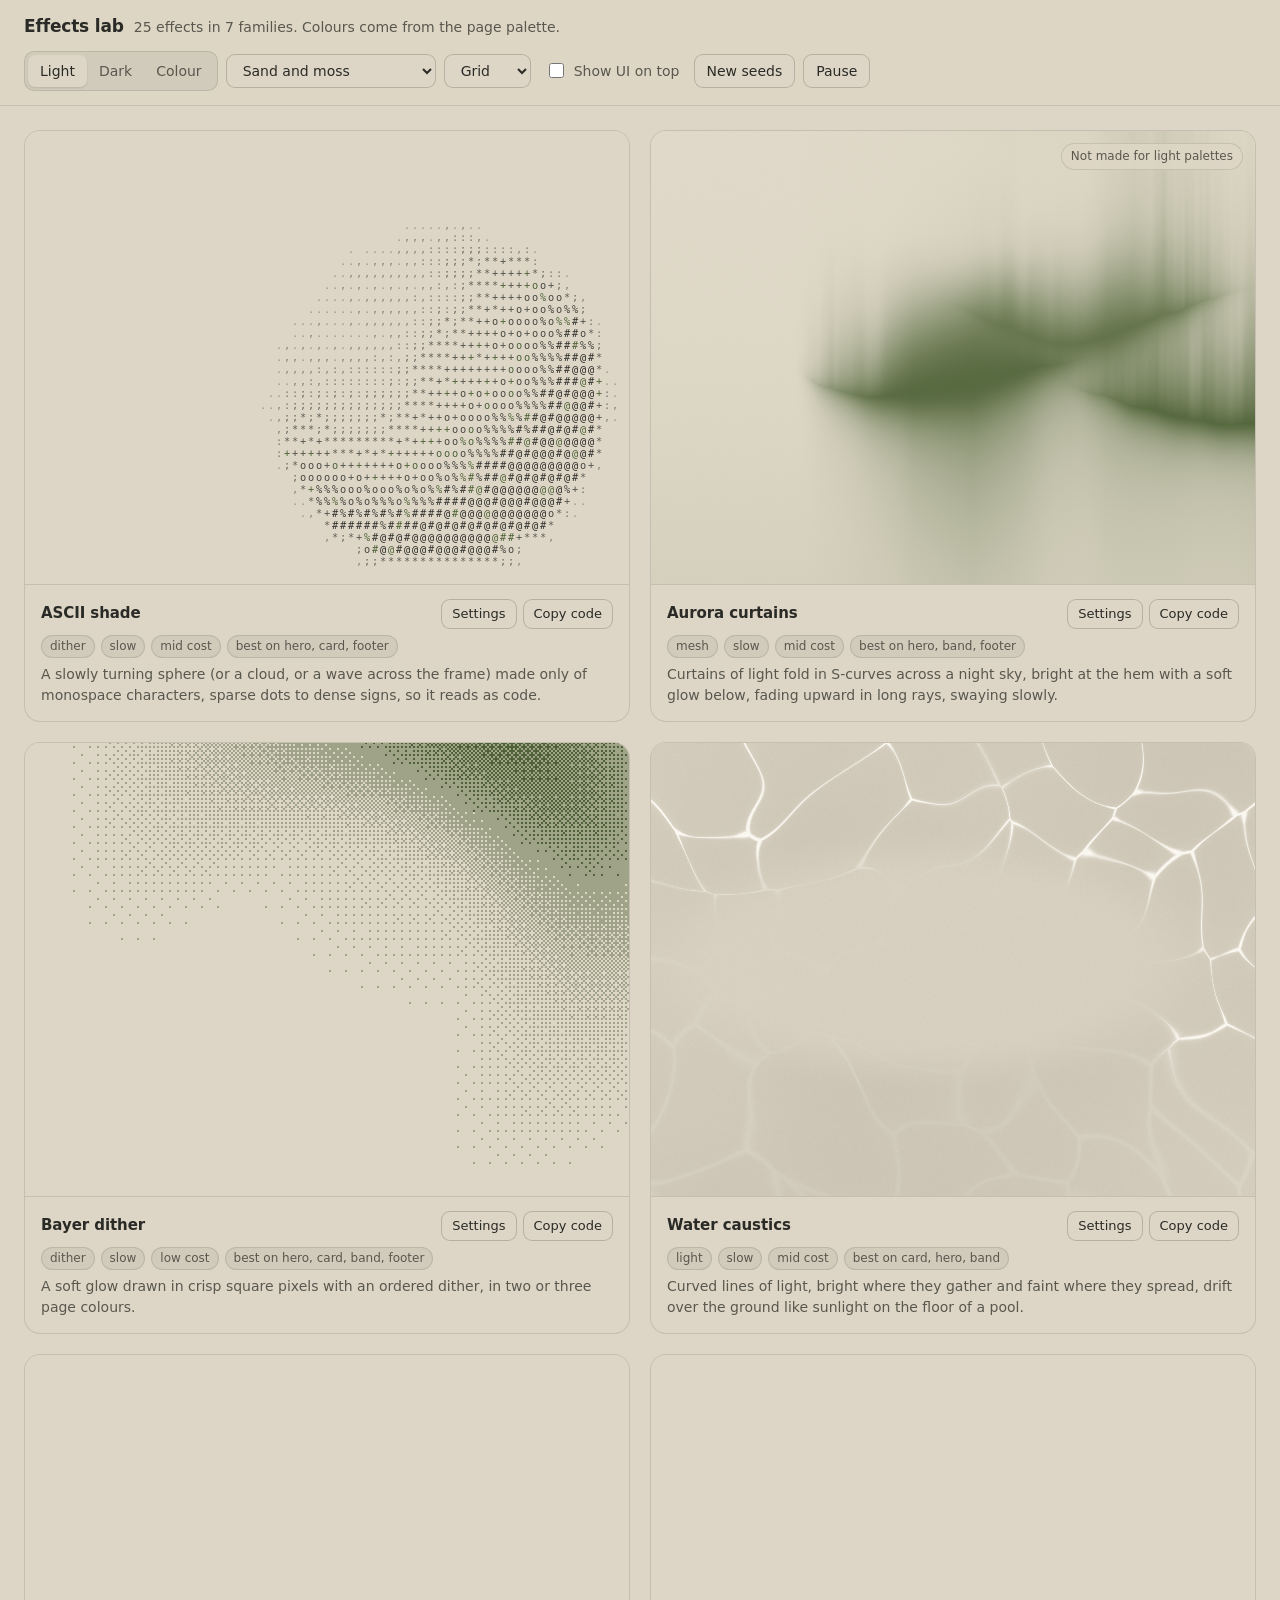
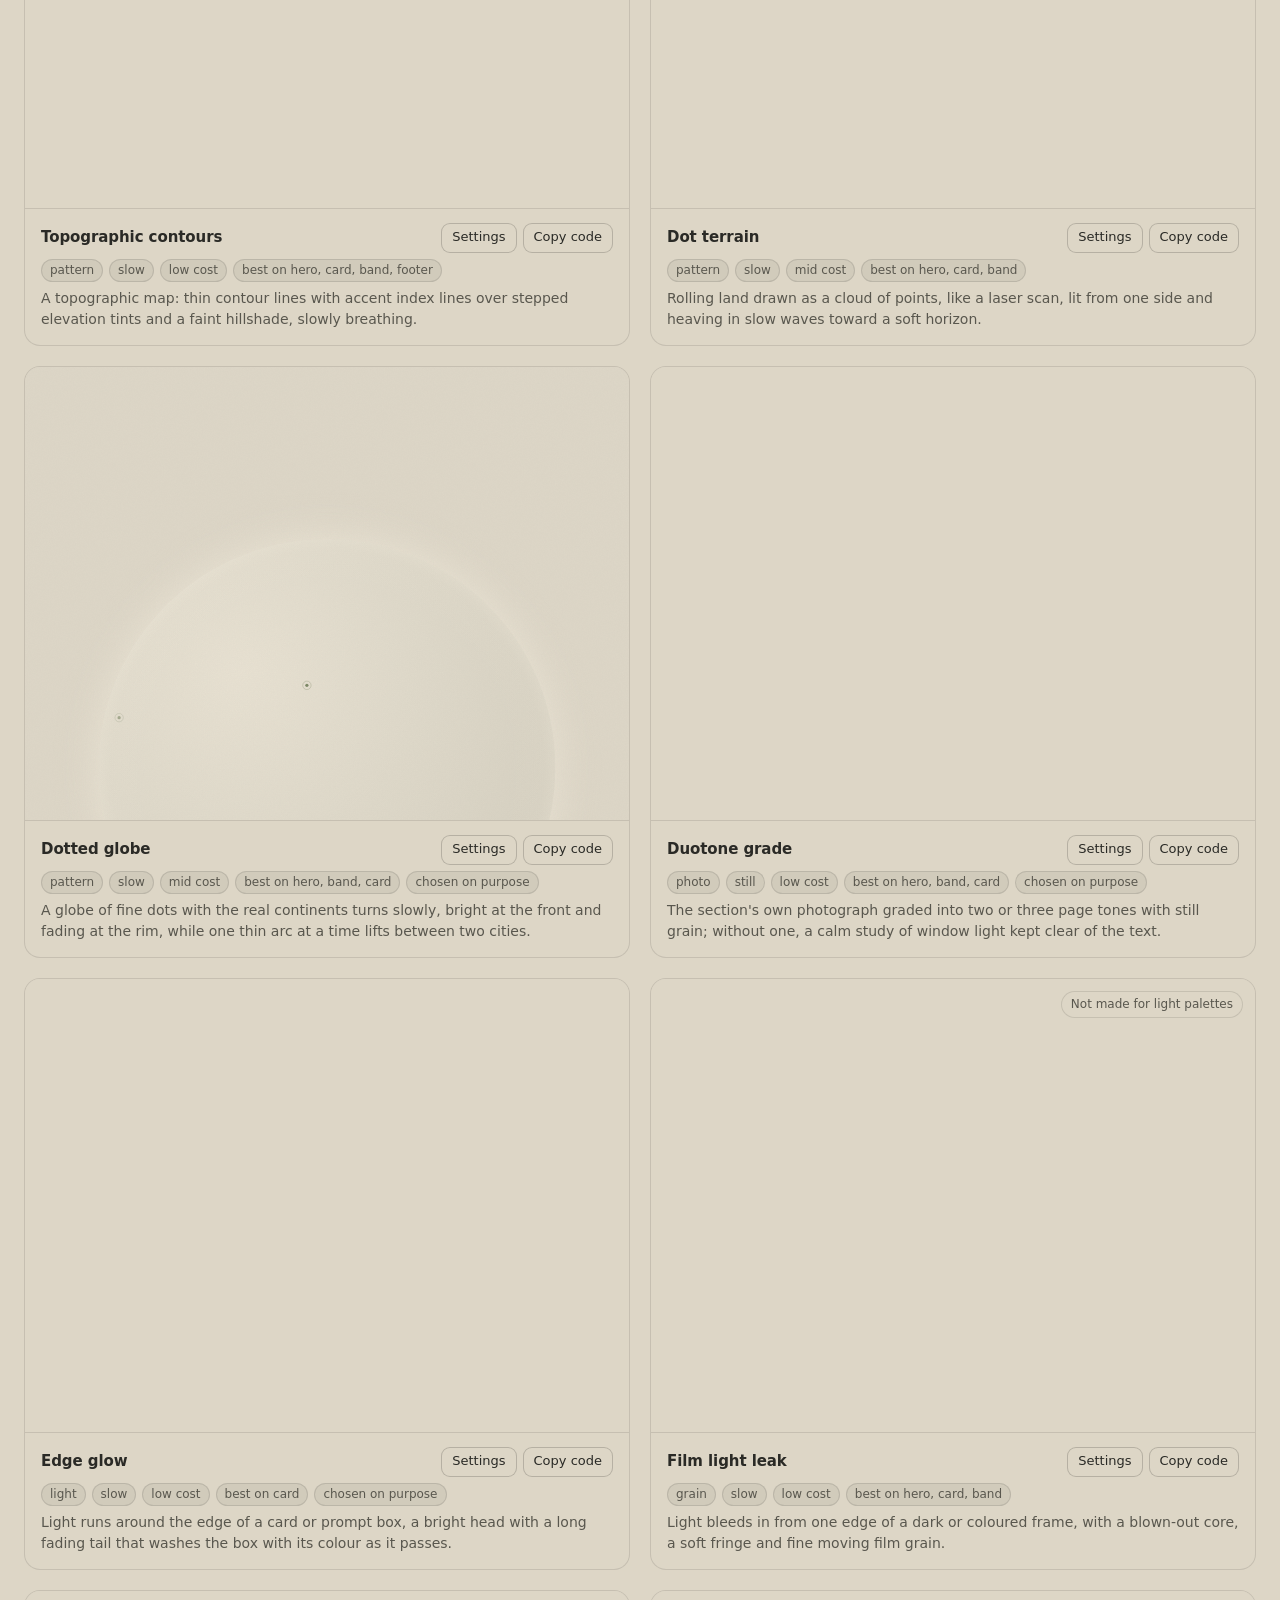
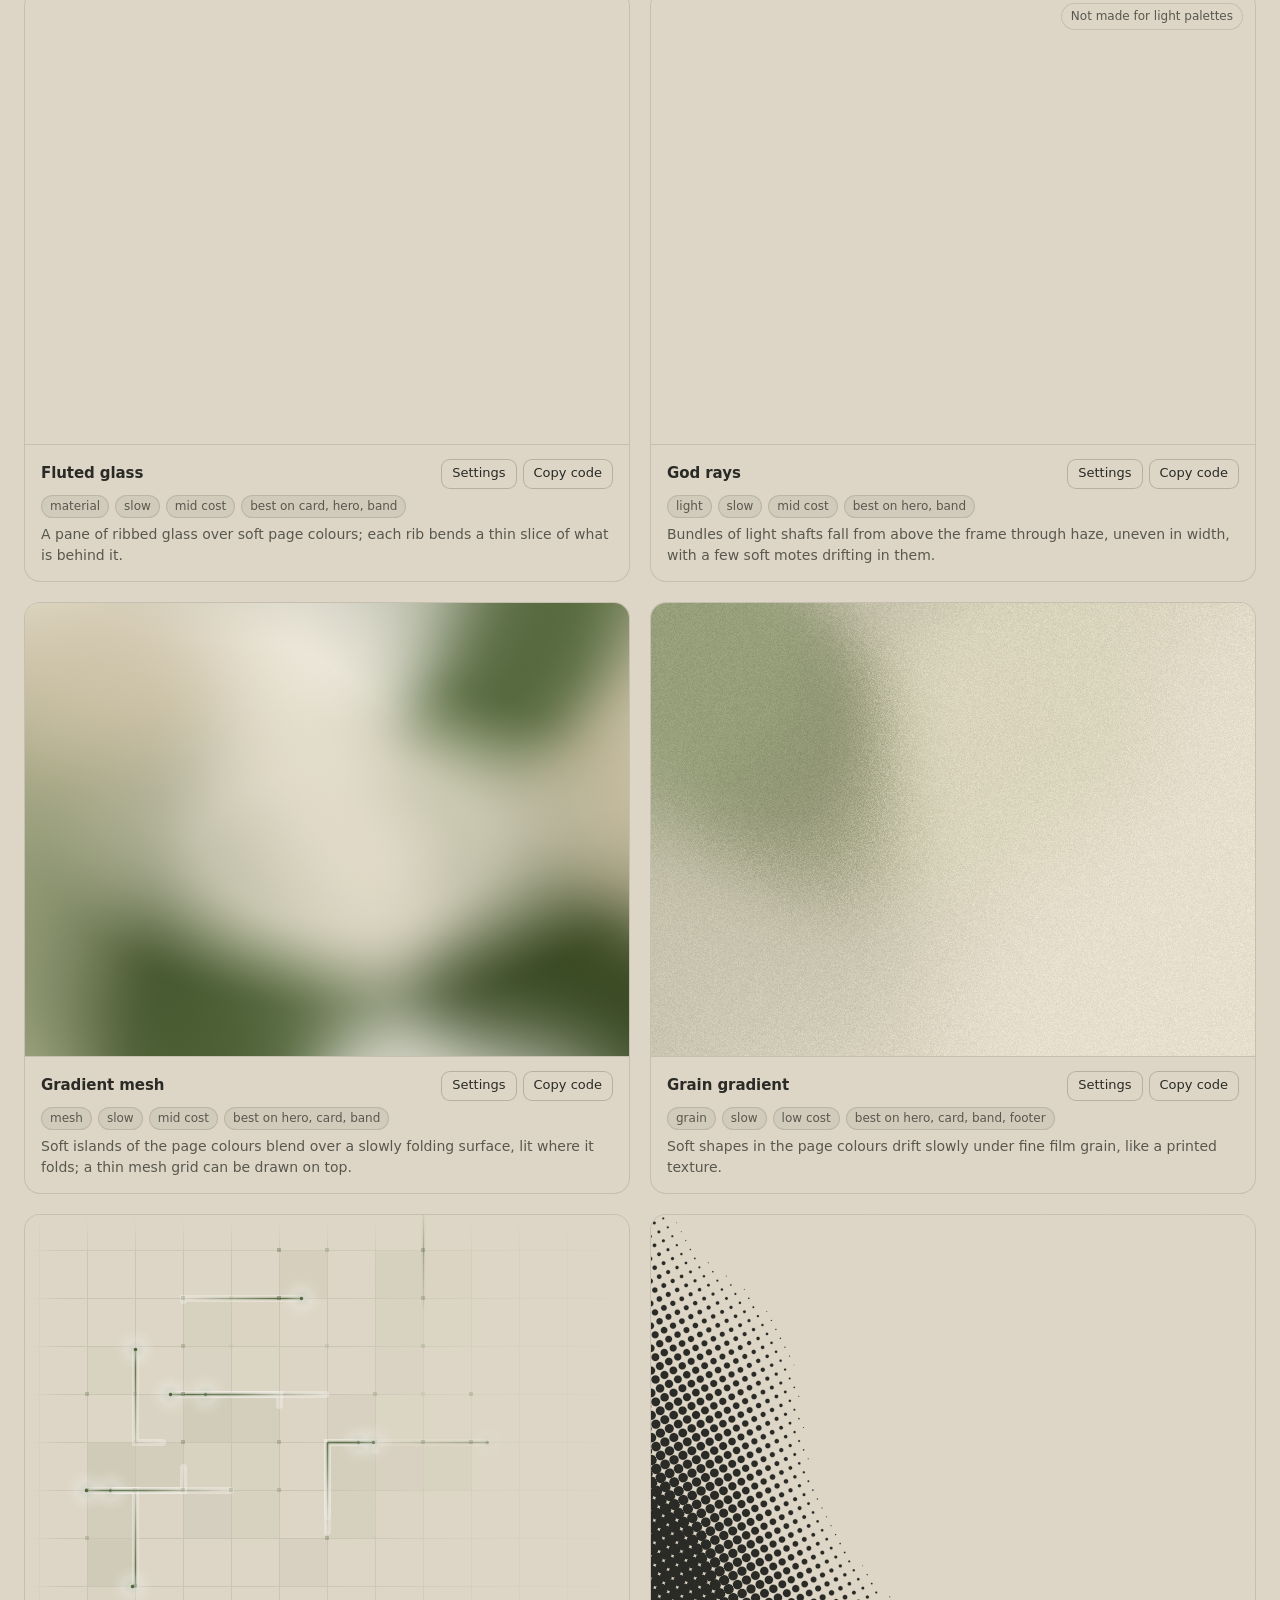
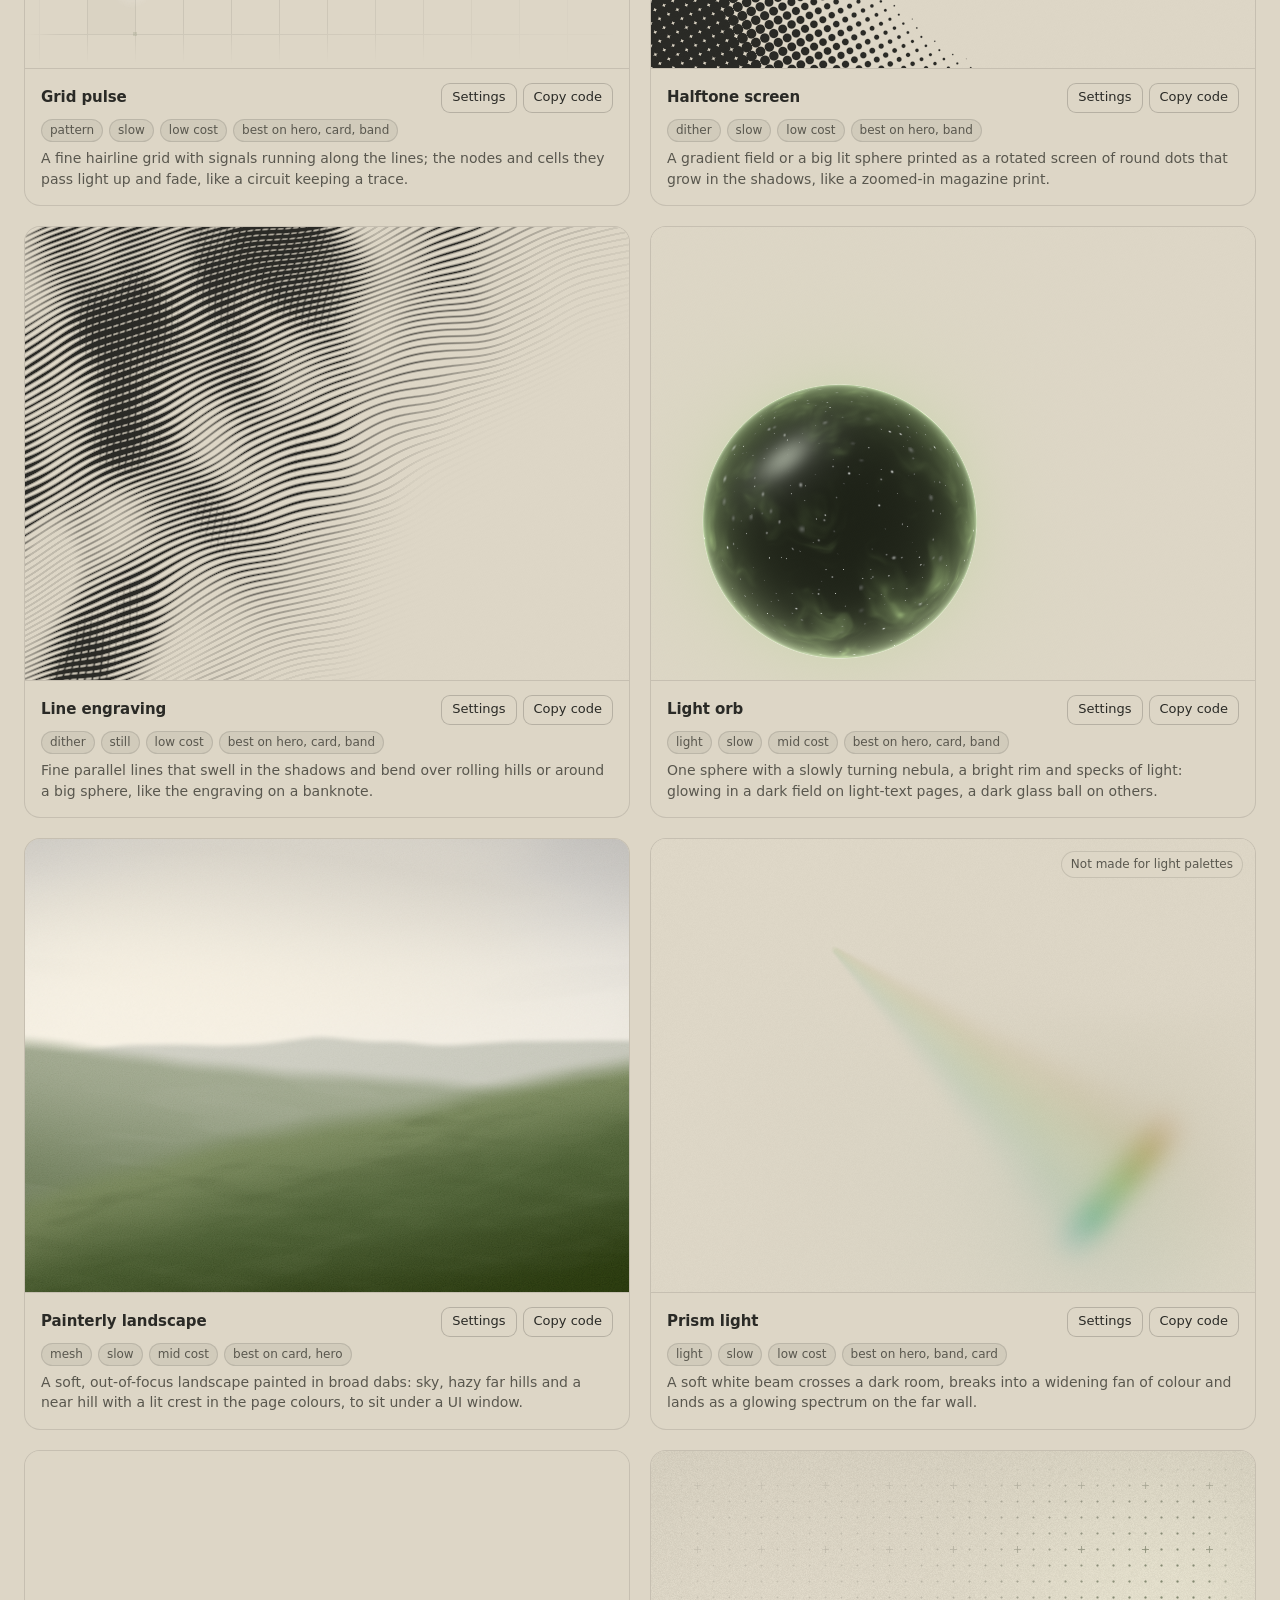
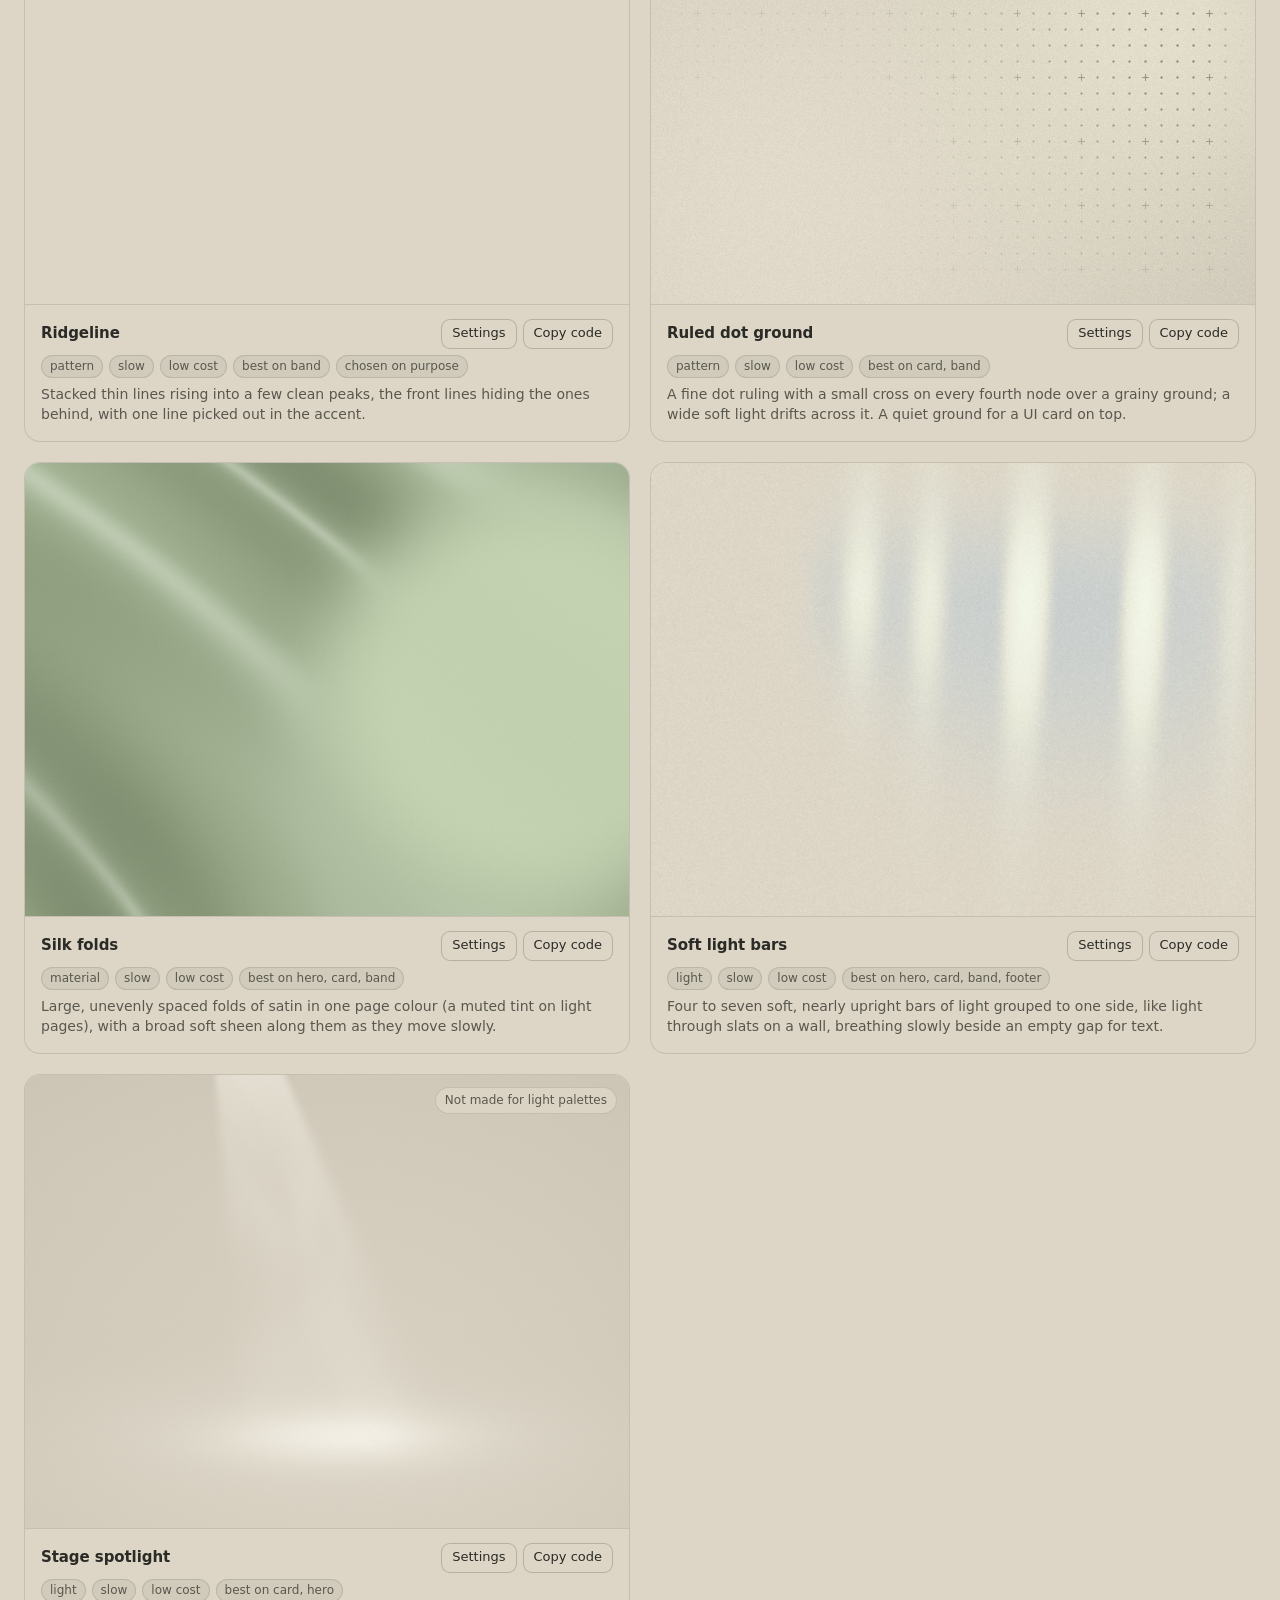
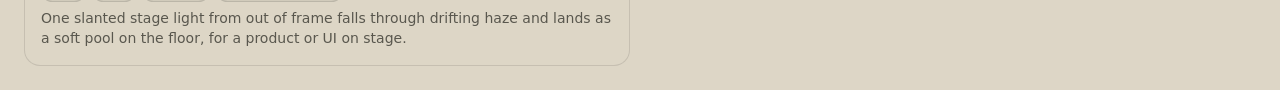
<file: assets/effects/lab.html>
<!doctype html>
<html lang="en">
<head>
<script>window.__tpGlMax = 16;   /* a gallery shows many live effects at once; a page of a site keeps the default 4 (fx.js) */</script>
<meta charset="utf-8">
<meta name="viewport" content="width=device-width, initial-scale=1">
<title>Effects lab</title>
<link rel="icon" href="data:,">
<style>
  :root {
    --bg: #ddd6c6; --surface: #d2cab8; --ink: #2a2a26; --muted: #59574e; --accent: #4f6238; --accent-ink: #ffffff;
    --line: color-mix(in oklab, var(--ink) 13%, transparent);
    --line-strong: color-mix(in oklab, var(--ink) 22%, transparent);
    --chip: color-mix(in oklab, var(--ink) 6%, var(--bg));
    --radius: 16px;
    color-scheme: light;
  }
  * { box-sizing: border-box; }
  html { -webkit-text-size-adjust: 100%; }
  body {
    margin: 0; background: var(--bg); color: var(--ink);
    font: 14px/1.45 ui-sans-serif, system-ui, -apple-system, "Segoe UI", Roboto, "Helvetica Neue", Arial, sans-serif;
    -webkit-font-smoothing: antialiased;
  }
  button, select, input { font: inherit; color: inherit; }
  .bar {
    position: sticky; top: 0; z-index: 20;
    display: flex; flex-wrap: wrap; align-items: center; justify-content: space-between; gap: 12px 20px;
    padding: 14px 24px; background: color-mix(in oklab, var(--bg) 90%, transparent);
    backdrop-filter: saturate(1.2) blur(14px); -webkit-backdrop-filter: saturate(1.2) blur(14px);
    border-bottom: 1px solid var(--line);
  }
  .title { display: flex; align-items: baseline; gap: 10px; min-width: 0; }
  .title h1 { margin: 0; font-size: 17px; font-weight: 640; letter-spacing: -0.01em; }
  .title p { margin: 0; color: var(--muted); white-space: nowrap; overflow: hidden; text-overflow: ellipsis; }
  .controls { display: flex; flex-wrap: wrap; align-items: center; gap: 8px; }
  .seg { display: inline-flex; padding: 3px; border-radius: 10px; background: var(--chip); border: 1px solid var(--line); }
  .seg button { border: 0; background: transparent; padding: 6px 12px; border-radius: 7px; cursor: pointer; color: var(--muted); }
  .seg button[aria-pressed="true"] { background: var(--bg); color: var(--ink); box-shadow: 0 1px 2px color-mix(in oklab, var(--ink) 14%, transparent); }
  .btn, select {
    height: 34px; padding: 0 12px; border-radius: 9px; border: 1px solid var(--line-strong); background: var(--bg);
    cursor: pointer; display: inline-flex; align-items: center; gap: 6px;
  }
  .btn:hover, select:hover { border-color: color-mix(in oklab, var(--ink) 35%, transparent); }
  .btn.primary { background: var(--ink); color: var(--bg); border-color: var(--ink); }
  label.check { display: inline-flex; align-items: center; gap: 7px; padding: 0 6px; cursor: pointer; color: var(--muted); }
  label.check input { accent-color: var(--accent); width: 15px; height: 15px; }
  select { max-width: 210px; }

  .grid {
    display: grid; gap: 20px; padding: 24px; max-width: 1680px; margin: 0 auto;
    grid-template-columns: repeat(auto-fit, minmax(min(100%, 400px), 1fr));
  }
  body[data-layout="wide"] .grid { grid-template-columns: 1fr; max-width: 1280px; }
  body[data-layout="hero"] .grid { grid-template-columns: 1fr; max-width: none; padding: 0; gap: 0; }
  .tile { border: 1px solid var(--line); border-radius: var(--radius); overflow: hidden; background: var(--bg); display: flex; flex-direction: column; min-width: 0; }
  body[data-layout="hero"] .tile { border-radius: 0; border-width: 0 0 1px; }
  .stage { position: relative; aspect-ratio: 4 / 3; overflow: hidden; }
  body[data-layout="wide"] .stage { aspect-ratio: 16 / 9; }
  body[data-layout="hero"] .stage { aspect-ratio: auto; height: 100vh; min-height: 560px; }
  .stage[data-unfit]::after {
    content: attr(data-unfit); position: absolute; top: 12px; right: 12px; padding: 4px 9px; border-radius: 999px;
    font-size: 12px; background: color-mix(in oklab, var(--bg) 85%, transparent); color: var(--muted); border: 1px solid var(--line);
  }

  /* sample content that sits on the effect */
  .sample { position: absolute; inset: 0; display: none; pointer-events: none; }
  body[data-ui="1"] .sample { display: block; }
  .sample-card {
    position: absolute; left: 22px; bottom: 22px; width: min(232px, calc(100% - 44px));
    display: grid; grid-template-columns: 36px 1fr; gap: 10px; align-items: center;
    padding: 12px 14px 12px 12px; border-radius: 12px; background: var(--surface); color: var(--ink);
    box-shadow: 0 1px 1px color-mix(in oklab, var(--ink) 8%, transparent), 0 10px 30px -12px rgb(0 0 0 / 0.3);
    border: 1px solid color-mix(in oklab, var(--ink) 8%, transparent);
  }
  .sample-card .ic {
    width: 36px; height: 36px; border-radius: 8px; background: var(--bg);
    background-image: radial-gradient(color-mix(in oklab, var(--ink) 55%, transparent) 1.1px, transparent 1.4px);
    background-size: 6px 6px; background-position: 3px 3px; border: 1px solid var(--line);
  }
  .sample-card b { display: block; font-size: 13px; font-weight: 600; }
  .sample-card span { display: block; font-size: 12px; color: var(--muted); font-variant-numeric: tabular-nums; }
  .sample-card .track { grid-column: 1 / -1; height: 4px; border-radius: 4px; background: color-mix(in oklab, var(--ink) 12%, transparent); position: relative; }
  .sample-card .track i { position: absolute; inset: 0 45% 0 0; border-radius: inherit; background: var(--accent); }
  .sample-head { position: absolute; left: 24px; top: 22px; right: 24px; color: var(--ink); }
  .sample-head b { display: block; font-size: clamp(18px, 2.2vw, 30px); font-weight: 640; letter-spacing: -0.02em; line-height: 1.1; max-width: 16ch; }
  .sample-head span { display: block; margin-top: 6px; color: var(--muted); max-width: 34ch; }
  body[data-layout="hero"] .sample-head { left: 48px; top: auto; bottom: 30vh; }
  body[data-layout="hero"] .sample-head b { font-size: clamp(36px, 5vw, 72px); }
  body[data-layout="hero"] .sample-card { left: 48px; bottom: 48px; }

  /* card layout: a feature card with an inset effect panel and a small UI window on it */
  .card-head { display: none; }
  body[data-layout="card"] .grid { grid-template-columns: repeat(auto-fit, minmax(min(100%, 460px), 1fr)); max-width: 1240px; gap: 16px; }
  body[data-layout="card"] .tile { padding: 22px; border: 0; background: color-mix(in oklab, var(--ink) 4.5%, var(--bg)); border-radius: 18px; }
  body[data-layout="card"] .card-head { display: block; }
  .card-head b { display: block; font-size: 15px; font-weight: 620; }
  .card-head p { margin: 4px 0 0; color: var(--muted); max-width: 52ch; }
  body[data-layout="card"] .stage { margin-top: 18px; border-radius: 12px; aspect-ratio: 16 / 10; }
  body[data-layout="card"] .info { display: none; }
  body[data-layout="card"] .sample { display: block; }
  body[data-layout="card"] .sample-head, body[data-layout="card"] .sample-card { display: none; }
  .window { display: none; }
  body[data-layout="card"] .window {
    display: block; position: absolute; left: 50%; top: 54%; transform: translate(-50%, -50%); width: 64%;
    border-radius: 10px; background: var(--surface); color: var(--ink);
    box-shadow: 0 1px 0 color-mix(in oklab, var(--ink) 6%, transparent), 0 18px 40px -16px rgb(0 0 0 / 0.35);
    border: 1px solid color-mix(in oklab, var(--ink) 10%, transparent); overflow: hidden; font-size: 12px;
  }
  .window .wbar { display: flex; align-items: center; gap: 5px; padding: 8px 10px; border-bottom: 1px solid var(--line); }
  .window .wbar i { width: 7px; height: 7px; border-radius: 50%; background: color-mix(in oklab, var(--ink) 22%, transparent); }
  .window .wbar span { margin-left: 8px; color: var(--muted); }
  .window .wbody { padding: 12px 12px 14px; display: grid; gap: 8px; }
  .window .wrow { display: flex; align-items: center; justify-content: space-between; gap: 10px; }
  .window .wrow em { font-style: normal; color: var(--muted); font-variant-numeric: tabular-nums; }
  .window .wbtn { justify-self: start; margin-top: 2px; padding: 5px 10px; border-radius: 7px; background: var(--accent); color: var(--accent-ink); font-weight: 600; }
  .info { padding: 14px 16px 16px; display: grid; gap: 4px; border-top: 1px solid var(--line); }
  body[data-layout="hero"] .info { display: none; }
  .info-top { display: flex; align-items: center; justify-content: space-between; gap: 12px; }
  .info h2 { margin: 0; font-size: 15px; font-weight: 620; letter-spacing: -0.005em; }
  .tags { display: flex; flex-wrap: wrap; gap: 6px; margin: 2px 0 2px; }
  .tags span { font-size: 12px; padding: 2px 8px; border-radius: 999px; background: var(--chip); color: var(--muted); border: 1px solid var(--line); }
  .look { margin: 0; color: var(--muted); }
  .actions { display: flex; gap: 6px; flex: none; }
  .actions .btn { height: 30px; padding: 0 10px; font-size: 13px; }

  .params { display: none; padding: 4px 16px 16px; gap: 10px 18px; grid-template-columns: repeat(auto-fill, minmax(170px, 1fr)); }
  .tile.open .params { display: grid; }
  .param { display: grid; gap: 4px; }
  .param label { display: flex; justify-content: space-between; font-size: 12px; color: var(--muted); }
  .param output { color: var(--ink); font-variant-numeric: tabular-nums; }
  .param input[type=range] { width: 100%; accent-color: var(--ink); margin: 0; }
  .params .row { grid-column: 1 / -1; display: flex; gap: 8px; align-items: center; }
  .params .row input { width: 90px; height: 30px; border-radius: 8px; border: 1px solid var(--line-strong); background: var(--bg); padding: 0 8px; }

  .empty { padding: 80px 24px; text-align: center; color: var(--muted); }
  .toast {
    position: fixed; left: 50%; bottom: 24px; transform: translate(-50%, 20px); opacity: 0; pointer-events: none;
    background: var(--ink); color: var(--bg); padding: 9px 14px; border-radius: 10px; transition: .25s ease; z-index: 30;
  }
  .toast.on { opacity: 1; transform: translate(-50%, 0); }
  @media (max-width: 640px) {
    .bar { padding: 12px 16px; }
    .grid { padding: 16px; gap: 16px; }
    .title p { display: none; }
  }
</style>
</head>
<body data-layout="grid">
<header class="bar">
  <div class="title">
    <h1>Effects lab</h1>
    <p id="count"></p>
  </div>
  <div class="controls">
    <div class="seg" role="group" aria-label="Palette type">
      <button type="button" data-kind="light">Light</button>
      <button type="button" data-kind="dark">Dark</button>
      <button type="button" data-kind="colour">Colour</button>
    </div>
    <select id="pal" aria-label="Palette"></select>
    <select id="layout" aria-label="Layout"><option value="grid">Grid</option><option value="card">Cards</option><option value="wide">Wide</option><option value="hero">Hero</option></select>
    <label class="check"><input type="checkbox" id="ui"> Show UI on top</label>
    <button type="button" class="btn" id="reseed">New seeds</button>
    <button type="button" class="btn" id="pause">Pause</button>
  </div>
</header>
<main class="grid" id="grid"></main>
<div class="toast" id="toast" role="status"></div>
<script id="palettes" type="application/json">[{"id":"white-link-blue","name":"Sheet and biro","bg":"#ffffff","surface":"#f4f4f4","ink":"#111111","muted":"#6b6b6b","accent":"#1a4be0","accentInk":"#ffffff"},{"id":"cool-white-slate","name":"Frost and slate","bg":"#f7f9fa","surface":"#ecf0f2","ink":"#1f3038","muted":"#5d6b72","accent":"#0d7480","accentInk":"#ffffff"},{"id":"rose-grey-green","name":"Rose grey, green","bg":"#ebe5e3","surface":"#e1dad7","ink":"#2b2622","muted":"#6a615d","accent":"#0f7d45","accentInk":"#ffffff"},{"id":"paper-grey-brass","name":"Newsprint and brass","bg":"#e8e8e3","surface":"#dcdcd6","ink":"#181715","muted":"#63625c","accent":"#bfb21a","accentInk":"#181715"},{"id":"stone-blueprint","name":"Stone and blueprint","bg":"#dfdedb","surface":"#d3d2ce","ink":"#26251e","muted":"#5f5d55","accent":"#2456d6","accentInk":"#ffffff"},{"id":"white-navy-tab","name":"Navy on white","bg":"#ffffff","surface":"#f4f4f2","ink":"#1f2b4d","muted":"#6a7186","accent":"#f7941d","accentInk":"#1f2b4d"},{"id":"three-stones","name":"Three stones","bg":"#eeecea","surface":"#e4e1dd","ink":"#333231","muted":"#6b6763","accent":"#5c6b54","accentInk":"#ffffff"},{"id":"putty-black-teal","name":"Putty and black","bg":"#dedad3","surface":"#d3cec6","ink":"#0a0a0a","muted":"#5c5852","accent":"#256f82","accentInk":"#ffffff"},{"id":"moss-sand","name":"Sand and moss","bg":"#ddd6c6","surface":"#d2cab8","ink":"#2a2a26","muted":"#59574e","accent":"#4f6238","accentInk":"#ffffff"},{"id":"green-mat-chocolate","name":"Bone, green, chocolate","bg":"#e5e1d8","surface":"#dad5ca","ink":"#2a1d17","muted":"#6b5b51","accent":"#456f3a","accentInk":"#ffffff"},{"id":"lunar-grey-bronze","name":"Lunar and bronze","bg":"#111111","surface":"#1c1c1c","ink":"#f2f2f2","muted":"#8f8f8f","accent":"#a08672","accentInk":"#111111"},{"id":"blue-black-cornflower","name":"Night and sky blue","bg":"#0a0d14","surface":"#131824","ink":"#e9edf3","muted":"#8891a1","accent":"#5ab9fc","accentInk":"#0a0d14"},{"id":"green-black-bone","name":"Green-black and bone","bg":"#161c1a","surface":"#1f2725","ink":"#e3e2da","muted":"#8e948d","accent":"#9fc7b8","accentInk":"#161c1a"},{"id":"black-crimson","name":"Black and crimson","bg":"#0a0a0a","surface":"#151515","ink":"#efefef","muted":"#8c8c8c","accent":"#b11226","accentInk":"#ffffff"},{"id":"forest-pale-lime","name":"Forest and lime","bg":"#0f1f10","surface":"#162a17","ink":"#ffffff","muted":"#9aa39a","accent":"#c6f19d","accentInk":"#0f1f10"},{"id":"charcoal-room-sage","name":"Charcoal and sage","bg":"#1c1c1c","surface":"#262626","ink":"#f1f1ef","muted":"#9a9b96","accent":"#8fa68e","accentInk":"#1c1c1c"},{"id":"warm-black-gold","name":"Warm black, gold","bg":"#0c0a08","surface":"#181512","ink":"#ffffff","muted":"#8f8a84","accent":"#c9a45a","accentInk":"#0c0a08"},{"id":"graphite-safety-orange","name":"Graphite and orange","bg":"#18191b","surface":"#222427","ink":"#eff0f1","muted":"#9c9ea3","accent":"#ff4a1f","accentInk":"#18191b"},{"id":"soot-pale-lime","name":"Soot and lime","bg":"#0f0f0f","surface":"#1a1a1a","ink":"#ffffff","muted":"#8f8f8f","accent":"#dafa9c","accentInk":"#0f0f0f"},{"id":"plum-black-pink","name":"Plum-black and pink","bg":"#0d060b","surface":"#1b0e17","ink":"#ffffff","muted":"#9a8f97","accent":"#ff488b","accentInk":"#0d060b"},{"id":"white-signal-red","name":"Signal red, white","bg":"#ffffff","surface":"#f2f2f2","ink":"#0a0a0a","muted":"#6b6b6b","accent":"#d92b21","accentInk":"#ffffff"},{"id":"white-mint-tiles","name":"Greys and mint","bg":"#ffffff","surface":"#f3f3f3","ink":"#232323","muted":"#6e6e6e","accent":"#a1ffcb","accentInk":"#232323"},{"id":"cool-grey-cobalt","name":"Cool grey, cobalt","bg":"#eef0f3","surface":"#e2e5ea","ink":"#0b0c0e","muted":"#5d6470","accent":"#1f2de6","accentInk":"#ffffff"},{"id":"offwhite-bottle-yellow","name":"Bottle ink, yellow","bg":"#f7f7f7","surface":"#ebebeb","ink":"#0d2a1c","muted":"#5f6b64","accent":"#f6e016","accentInk":"#0d2a1c"},{"id":"teal-on-paper","name":"Teal on paper","bg":"#f7f9f8","surface":"#ebf0ee","ink":"#06525c","muted":"#2f737d","accent":"#06525c","accentInk":"#f7f9f8"},{"id":"navy-pink","name":"Navy and pink","bg":"#1a2039","surface":"#212846","ink":"#f9a3c0","muted":"#b9879c","accent":"#f9a3c0","accentInk":"#1a2039"},{"id":"blush-aubergine","name":"Blush and aubergine","bg":"#edccbe","surface":"#e8c2b2","ink":"#351a2b","muted":"#6c4857","accent":"#351a2b","accentInk":"#edccbe"},{"id":"cobalt-on-sand","name":"Cobalt on sand","bg":"#e6dbc7","surface":"#ddd0b9","ink":"#062b8a","muted":"#3a5aa8","accent":"#062b8a","accentInk":"#e6dbc7"},{"id":"oxblood-grey","name":"Oxblood and grey","bg":"#e2e2e2","surface":"#d6d6d6","ink":"#7d0c14","muted":"#7a4a4e","accent":"#7d0c14","accentInk":"#e2e2e2"},{"id":"olive-on-bone","name":"Olive on bone","bg":"#ecebe7","surface":"#e1dfd9","ink":"#38450f","muted":"#5d683a","accent":"#38450f","accentInk":"#ecebe7"},{"id":"burgundy-bubblegum","name":"Burgundy and bubblegum","bg":"#3d0012","surface":"#4d0519","ink":"#ff99d3","muted":"#c77aa0","accent":"#ff99d3","accentInk":"#3d0012"},{"id":"bottle-green-gold","name":"Bottle green, gold","bg":"#133621","surface":"#1a4429","ink":"#f4d96c","muted":"#b3a55e","accent":"#f4d96c","accentInk":"#133621"},{"id":"cobalt-field","name":"Cobalt field","bg":"#0034eb","surface":"#002fd6","ink":"#ffffff","muted":"#dfe4f2","accent":"#e9e34a","accentInk":"#111111"},{"id":"mustard-field","name":"Mustard and black","bg":"#e1ac10","surface":"#cd9d0f","ink":"#0b0b0b","muted":"#4d3d0a","accent":"#24338f","accentInk":"#ffffff"},{"id":"carmine-field","name":"Carmine field","bg":"#9c1220","surface":"#8a101c","ink":"#ffffff","muted":"#f0b9bd","accent":"#ffd9dc","accentInk":"#9c1220"},{"id":"pink-field-lime","name":"Bubblegum and lime","bg":"#ff87ab","surface":"#ff739d","ink":"#0a0a0a","muted":"#6b1f3a","accent":"#def915","accentInk":"#0a0a0a"},{"id":"sky-field-navy","name":"Sky and navy","bg":"#6bb4ee","surface":"#7dbdf0","ink":"#0e1822","muted":"#1b3d5c","accent":"#ff5a1f","accentInk":"#0e1822"},{"id":"orange-field-black","name":"Orange and black","bg":"#ff7a1f","surface":"#ff8633","ink":"#050f16","muted":"#5a2306","accent":"#050f16","accentInk":"#ff7a1f"},{"id":"tobacco-olive","name":"Tobacco and olive","bg":"#472913","surface":"#55321a","ink":"#e4e0cf","muted":"#b39f84","accent":"#525e1b","accentInk":"#e4e0cf"},{"id":"poster-chapters","name":"Poster chapters","bg":"#e6e0d2","surface":"#dcd5c5","ink":"#1a1a1a","muted":"#5f5b52","accent":"#18bc42","accentInk":"#1a1a1a"},{"id":"blue-red-black","name":"Blue, red, black","bg":"#ffffff","surface":"#f3f3f3","ink":"#0a0a0a","muted":"#6b6b6b","accent":"#1f30e0","accentInk":"#ffffff"},{"id":"charcoal-primaries","name":"Charcoal and primaries","bg":"#191919","surface":"#242424","ink":"#ffffff","muted":"#9a9a9a","accent":"#0c7866","accentInk":"#ffffff"},{"id":"ultramarine-yellow","name":"Ultramarine and yellow","bg":"#1423b8","surface":"#1220a6","ink":"#ffffff","muted":"#e4e2d6","accent":"#1fc27a","accentInk":"#0a0a0a"},{"id":"candy-chapters","name":"Candy chapters","bg":"#ffd249","surface":"#f5c63c","ink":"#0a0a0a","muted":"#5e4a0a","accent":"#f53fd6","accentInk":"#0a0a0a"},{"id":"orange-sky-lime","name":"Orange, sky, lime","bg":"#ff8126","surface":"#ff8d3a","ink":"#111111","muted":"#5c2a05","accent":"#de194b","accentInk":"#ffffff"},{"id":"post-red-mustard","name":"Post red, mustard","bg":"#e2dccf","surface":"#d7d0c1","ink":"#2a1110","muted":"#6b524c","accent":"#4a6f84","accentInk":"#ffffff"},{"id":"mint-orange-grey","name":"Grey, mint, orange","bg":"#ffffff","surface":"#f5f5f5","ink":"#000000","muted":"#666666","accent":"#a7ff9c","accentInk":"#000000"},{"id":"report-blocks","name":"Report blocks","bg":"#ffffff","surface":"#f6f6f6","ink":"#000000","muted":"#5f5f5f","accent":"#fe7141","accentInk":"#000000"},{"id":"card-pastels","name":"Card pastels","bg":"#f7f7f5","surface":"#ebebe8","ink":"#000000","muted":"#666662","accent":"#d0106f","accentInk":"#ffffff"},{"id":"mint-pink-accounts","name":"Mint and pink","bg":"#f8f8f8","surface":"#eeeeee","ink":"#0a0a0a","muted":"#6a6a6a","accent":"#1f6b3a","accentInk":"#ffffff"},{"id":"swap-pastels","name":"Swapping pastels","bg":"#c3d7e5","surface":"#d0e0eb","ink":"#141414","muted":"#4a5068","accent":"#0f5257","accentInk":"#ffffff"},{"id":"blush-sage-slate","name":"Blush, sage, slate","bg":"#a6b3bc","surface":"#b2bdc5","ink":"#1c1c1c","muted":"#38424a","accent":"#2c3620","accentInk":"#e3e2da"},{"id":"candy-on-black","name":"Candy on black","bg":"#000000","surface":"#0d0d0d","ink":"#ffffff","muted":"#999999","accent":"#93f1f7","accentInk":"#000000"},{"id":"sky-sand","name":"Sky and sand","bg":"#cbe4f2","surface":"#bcdcee","ink":"#0a0a0a","muted":"#44606e","accent":"#b0298f","accentInk":"#ffffff"},{"id":"studio-grey","name":"Studio grey","bg":"#a8a8aa","surface":"#b4b4b6","ink":"#0e0e0e","muted":"#3a3a3c","accent":"#1f5c49","accentInk":"#ffffff"},{"id":"walnut-tan","name":"Walnut and tan","bg":"#2b2216","surface":"#382d1e","ink":"#e4e2da","muted":"#a39a8b","accent":"#bda38b","accentInk":"#2b2216"}]</script>
<script id="presets" type="application/json">{"light":"moss-sand","dark":"blue-black-cornflower","colour":"cobalt-field"}</script>
<script type="module">
  import fx from './fx.js';

  const q = new URLSearchParams(location.search);
  const PALETTES = JSON.parse(document.getElementById('palettes').textContent);
  const PRESETS = JSON.parse(document.getElementById('presets').textContent);
  const byId = Object.fromEntries(PALETTES.map(p => [p.id, p]));
  const $ = s => document.querySelector(s);
  const grid = $('#grid');

  if (q.has('fallback')) fx.config.forceFallback = true;
  if (q.has('webgl1')) fx.config.forceWebGL1 = true;
  if (q.has('time')) fx.setClock(+q.get('time'));
  document.body.dataset.layout = ['wide', 'hero', 'card'].includes(q.get('layout')) ? q.get('layout') : 'grid';
  $('#layout').value = document.body.dataset.layout;
  $('#layout').addEventListener('change', e => { document.body.dataset.layout = e.target.value; syncUrl(); });
  document.body.dataset.ui = q.get('ui') === '1' ? '1' : '0';
  $('#ui').checked = document.body.dataset.ui === '1';

  let palette = pickPalette(q.get('palette') || 'light');
  let paused = false;
  const tiles = [];

  function pickPalette(key) {
    const id = PRESETS[key] || key;
    return byId[id] || byId[PRESETS.light] || PALETTES[0];
  }
  function applyPalette(p) {
    const r = document.documentElement.style;
    r.setProperty('--bg', p.bg); r.setProperty('--surface', p.surface); r.setProperty('--ink', p.ink);
    r.setProperty('--muted', p.muted); r.setProperty('--accent', p.accent); r.setProperty('--accent-ink', p.accentInk);
    document.documentElement.style.colorScheme = fx.paletteKind(p) === 'light' ? 'light' : 'dark';
    const kind = fx.paletteKind(p);
    for (const b of document.querySelectorAll('.seg button')) b.setAttribute('aria-pressed', String(PRESETS[b.dataset.kind] === p.id));
    $('#pal').value = p.id;
    for (const t of tiles) {
      const fits = t.meta.palettes.includes(kind);
      if (fits) t.stage.removeAttribute('data-unfit'); else t.stage.setAttribute('data-unfit', `Not made for ${kind} palettes`);
      t.ctrl?.setPalette(fx.normalizePalette(p));
    }
  }
  function toast(msg) {
    const el = $('#toast'); el.textContent = msg; el.classList.add('on');
    clearTimeout(toast.t); toast.t = setTimeout(() => el.classList.remove('on'), 1600);
  }
  const fmt = (v, d) => (d.step && d.step >= 1 ? String(Math.round(v)) : (+v).toFixed(2));

  function snippet(t) {
    const p = t.ctrl.params, d = t.meta.params || {};
    const changed = Object.fromEntries(Object.entries(p).filter(([k, v]) => d[k] && v !== d[k].default));
    const attrs = [`data-fx="${t.meta.id}"`, `data-fx-seed="${t.ctrl.seed}"`];
    if (Object.keys(changed).length) attrs.push(`data-fx-params='${JSON.stringify(changed)}'`);
    return `<div ${attrs.join(' ')}></div>`;
  }

  function buildTile(meta, i) {
    const tile = document.createElement('article');
    tile.className = 'tile';
    tile.dataset.id = meta.id;
    tile.innerHTML = `
      <div class="card-head"><b></b><p></p></div>
      <div class="stage">
        <div class="sample" aria-hidden="true">
          <div class="window"><div class="wbar"><i></i><i></i><i></i><span>Settings</span></div>
            <div class="wbody"><div class="wrow"><span>Grain</span><em>0.60</em></div><div class="wrow"><span>Speed</span><em>0.50</em></div><span class="wbtn">Apply</span></div></div>
          <div class="sample-head"><b>A headline sits here</b><span>Secondary text, to check contrast on the effect.</span></div>
          <div class="sample-card"><div class="ic"></div><div><b></b><span></span></div><div class="track"><i></i></div></div>
        </div>
      </div>
      <div class="info">
        <div class="info-top">
          <h2></h2>
          <div class="actions">
            <button type="button" class="btn" data-act="params" aria-expanded="false">Settings</button>
            <button type="button" class="btn" data-act="copy">Copy code</button>
          </div>
        </div>
        <div class="tags"></div>
        <p class="look"></p>
      </div>
      <div class="params"></div>`;
    tile.querySelector('h2').textContent = meta.name;
    tile.querySelector('.card-head b').textContent = meta.name;
    tile.querySelector('.card-head p').textContent = meta.look;
    tile.querySelector('.window .wbar span').textContent = meta.name;
    const wk = Object.keys(meta.params || {}).slice(0, 2);
    tile.querySelectorAll('.window .wrow').forEach((row, n) => {
      const k = wk[n];
      if (!k) { row.remove(); return; }
      row.querySelector('span').textContent = k[0].toUpperCase() + k.slice(1);
      row.querySelector('em').textContent = fmt(meta.params[k].default, meta.params[k]);
    });
    tile.querySelector('.look').textContent = meta.look;
    tile.querySelector('.sample-card b').textContent = meta.name;
    const keys = Object.keys(meta.params || {}).slice(0, 2);
    tile.querySelector('.sample-card span').textContent = keys.map(k => `${k} ${fmt(meta.params[k].default, meta.params[k])}`).join(' · ');
    const tags = [meta.family, meta.motion, `${meta.cost} cost`, `best on ${meta.bestOn.join(', ')}`, ...(meta.random === false ? ['chosen on purpose'] : [])];
    tile.querySelector('.tags').append(...tags.map(s => Object.assign(document.createElement('span'), { textContent: s })));
    const stage = tile.querySelector('.stage');
    const seed = q.has('seed') ? (+q.get('seed') + i * 101) : 1000 + i * 37;
    const t = { meta, tile, stage, seed, ctrl: null };
    tile.querySelector('[data-act="copy"]').addEventListener('click', async () => {
      if (!t.ctrl) return;
      try { await navigator.clipboard.writeText(snippet(t)); toast('Code copied'); }
      catch (_) { prompt('Copy this code', snippet(t)); }
    });
    tile.querySelector('[data-act="params"]').addEventListener('click', e => {
      const open = tile.classList.toggle('open');
      e.currentTarget.setAttribute('aria-expanded', String(open));
    });
    buildParams(t);
    return t;
  }

  function buildParams(t) {
    const box = t.tile.querySelector('.params');
    box.innerHTML = '';
    for (const [k, d] of Object.entries(t.meta.params || {})) {
      const id = `${t.meta.id}-${k}`;
      const row = document.createElement('div');
      row.className = 'param';
      row.innerHTML = `<label for="${id}"><span>${k}</span><output></output></label><input type="range" id="${id}">`;
      const inp = row.querySelector('input'), out = row.querySelector('output');
      inp.min = d.min; inp.max = d.max; inp.step = d.step || (d.max - d.min) / 100; inp.value = d.default;
      out.textContent = fmt(d.default, d);
      inp.addEventListener('input', () => { out.textContent = fmt(+inp.value, d); t.ctrl?.set({ [k]: +inp.value }); });
      box.append(row);
    }
    const row = document.createElement('div');
    row.className = 'row';
    row.innerHTML = `<span>Seed</span><input type="number" min="0" max="9999" step="1"><button type="button" class="btn">Reset</button>`;
    const seedIn = row.querySelector('input');
    seedIn.value = t.seed;
    seedIn.addEventListener('change', () => { t.seed = +seedIn.value || 0; remount(t); });
    row.querySelector('button').addEventListener('click', () => { buildParams(t); remount(t); });
    box.append(row);
  }

  async function remount(t, params) {
    t.ctrl = await fx.mount(t.stage, t.meta.id, { palette: fx.normalizePalette(palette), params: params || currentParams(t), seed: t.seed });
    if (paused) t.ctrl.pause();
    t.tile.querySelector('.params .row input').value = t.seed;
    // the seed may place the calm area and focal point (fx.compose): show the values in use
    for (const [k, d] of Object.entries(t.meta.params || {})) {
      const inp = t.tile.querySelector(`#${t.meta.id}-${k}`);
      if (inp && t.ctrl.params[k] != null) { inp.value = t.ctrl.params[k]; inp.previousElementSibling.querySelector('output').textContent = fmt(t.ctrl.params[k], d); }
    }
  }
  function currentParams(t) {
    const out = {};
    for (const inp of t.tile.querySelectorAll('.param input')) out[inp.id.slice(t.meta.id.length + 1)] = +inp.value;
    return out;
  }

  // controls
  for (const b of document.querySelectorAll('.seg button')) {
    b.addEventListener('click', () => { palette = pickPalette(b.dataset.kind); applyPalette(palette); syncUrl(); });
  }
  const sel = $('#pal');
  const groups = { light: [], dark: [], colour: [] };
  for (const p of PALETTES) groups[fx.paletteKind(p)].push(p);
  for (const [k, list] of Object.entries(groups)) {
    const og = document.createElement('optgroup');
    og.label = k[0].toUpperCase() + k.slice(1);
    for (const p of list) og.append(new Option(p.name, p.id));
    sel.append(og);
  }
  sel.addEventListener('change', () => { palette = pickPalette(sel.value); applyPalette(palette); syncUrl(); });
  $('#ui').addEventListener('change', e => {
    document.body.dataset.ui = e.target.checked ? '1' : '0';
    syncUrl();
    // a page puts the calm area where its text is; with the sample text on, do the same
    const calm = textCalm();
    for (const t of tiles) remount(t, calm ? { ...currentParams(t), ...calm } : {});
  });
  $('#layout').addEventListener('change', () => {
    const calm = textCalm();
    if (calm) for (const t of tiles) remount(t, { ...currentParams(t), ...calm });
  });
  // where the sample headline sits (0..1 of the frame), or null when no text is on the effect
  function textCalm() {
    const layout = document.body.dataset.layout;
    if (document.body.dataset.ui !== '1' || layout === 'card') return null;
    return layout === 'hero' ? { calmX: 0.2, calmY: 0.62 } : { calmX: 0.2, calmY: 0.18 };
  }
  $('#reseed').addEventListener('click', () => {
    for (const t of tiles) { t.seed = Math.floor(Math.random() * 10000); remount(t); }
  });
  $('#pause').addEventListener('click', e => {
    paused = !paused;
    e.currentTarget.textContent = paused ? 'Play' : 'Pause';
    for (const t of tiles) paused ? t.ctrl?.pause() : t.ctrl?.resume();
  });
  function syncUrl() {
    const u = new URL(location.href);
    u.searchParams.set('palette', palette.id);
    if (document.body.dataset.ui === '1') u.searchParams.set('ui', '1'); else u.searchParams.delete('ui');
    if (document.body.dataset.layout !== 'grid') u.searchParams.set('layout', document.body.dataset.layout); else u.searchParams.delete('layout');
    history.replaceState(null, '', u);
  }

  // load
  let index;
  try { index = await fetch('./index.json', { cache: 'no-store' }).then(r => { if (!r.ok) throw new Error(r.status); return r.json(); }); }
  catch (err) { grid.innerHTML = '<p class="empty">index.json did not load. Run: node scripts/effects.mjs index, and serve this folder over http.</p>'; throw err; }
  let list = index.effects || [];
  const only = (q.get('only') || '').split(',').map(s => s.trim()).filter(Boolean);
  if (only.length) list = only.map(id => list.find(e => e.id === id)).filter(Boolean);
  if (q.get('family')) list = list.filter(e => e.family === q.get('family'));
  const kinds = new Set(list.map(e => e.family));
  $('#count').textContent = `${list.length} effect${list.length === 1 ? '' : 's'} in ${kinds.size} famil${kinds.size === 1 ? 'y' : 'ies'}. Colours come from the page palette.`;
  if (!list.length) grid.innerHTML = '<p class="empty">No effects match.</p>';
  list.forEach((meta, i) => { const t = buildTile(meta, i); tiles.push(t); grid.append(t.tile); });
  applyPalette(palette);
  await Promise.all(tiles.map(t => remount(t, { ...(textCalm() || {}) })));
  document.documentElement.dataset.ready = '1';
</script>
</body>
</html>
</file>
<file: assets/system.css>
/*
  taste-skill system.css - the one system for the page. Link it first, then assets/ui/cards.css (the
  feature card, its panel and the fragment placements), then set the palette (--p-*), the fonts and
  the radius set on :root in the page (node scripts/start.mjs prints that block).
  Do not add a second grid, spacing scale, type scale, radius scale, button or card style.
*/

/* ---------------------------------------------------------------- tokens */
:root {
  /* palette (hex only; fx.js reads --bg --surface --ink --muted --accent --accent-ink) */
  --p-bg: #ffffff;
  --p-surface: #f4f4f4;
  --p-ink: #111111;
  --p-muted: #6b6b6b;
  --p-accent: #1a4be0;
  --p-accent-ink: #ffffff;
  --p-action: #1a4be0;      /* buttons, links, focus: the accent, or the ink when the accent is too pale */
  --p-action-ink: #ffffff;
  --p-inv-bg: #111111;
  --p-inv-surface: #1c1c1c;
  --p-inv-ink: #f4f4f4;
  --p-inv-muted: #a3a3a3;
  --p-inv-accent: #ffffff;
  --p-inv-accent-ink: #111111;
  --p-inv-action: #ffffff;
  --p-inv-action-ink: #111111;
  /* the lit ground behind UI and in the closing band (references/cards.md), one per page, tech pages only
     (none on kind other, which is flat): <html data-ground="sand|sky|sage|painting">. system.js gives it to every ground
     that holds UI, on light and dark pages alike; --hue on one panel changes only its accent */
  --ground-bg: #d9ccb7; --ground-surface: #e9e0d2; --ground-ink: #2a2622; --ground-muted: #5a534a; --ground-accent: #a8794a;

  /* fonts */
  --font-display: system-ui, -apple-system, "Segoe UI", sans-serif;
  --font-text: system-ui, -apple-system, "Segoe UI", sans-serif;
  --font-mono: ui-monospace, "SFMono-Regular", Menlo, Consolas, monospace;
  --display-weight: 400;    /* headlines 400; 500 on a tech page (software, gaming, hardware) */
  --display-tracking: -0.025em;

  /* the page rhythm (references/layout-v4.md): one section per screen. The header is fixed and
     --nav tall; every section is padded --padt above and --padb (plus the phone action bar, --bar)
     below, and is exactly one or two screens tall (--h: 1 or 2; --hm on a phone). The hero's words
     start --hgap under the header and its content ends --hpadb above the fold. */
  --nav: 72px;
  --padt: 120px;
  --padb: 72px;
  --hgap: 48px;
  --hpadb: 64px;
  --bar: 0px;
  /* grid: one .wrap (alias .container) for the header, every section and the footer, the same
     --gut on both sides: 1280 wide at x 80-1360 at 1440, 342 at x 24-366 at 390 */
  --container: 1280px;
  --gut: 80px;
  --pad: var(--gut);
  --gutter: 24px;

  /* spacing: 4/8 scale */
  --s-1: 4px;  --s-2: 8px;  --s-3: 12px; --s-4: 16px; --s-5: 24px;
  --s-6: 32px; --s-7: 48px; --s-8: 64px; --s-9: 96px; --s-10: 128px;
  --section: 40px;      /* only a .section outside main (the kit's demo pages); every main > section and
                           footer.closing take --padt and --padb */
  --section-band: 56px; /* the same for an older footer outside footer.closing */
  --head-gap: 48px;     /* the one heading-to-content gap, 32 on a phone (layout.css reads it as --ly-head-gap) */
  --card-pad: 16px;     /* card padding (cards.css sets its own for cards with a panel) */
  --card-gap: 16px;     /* gap between cards */

  /* type scale (the only sizes on the page) */
  --t-label: 13px;
  --t-small: 14px;
  --t-body: 16px;
  --t-lead: 18px;
  --t-card: 18px;
  --t-h3: 24px;
  /* straight lines from the phone size at 390 to the desktop size at 1440 (system.md's table) */
  --t-h2: clamp(30px, 1.72vw + 23.3px, 48px);
  --t-h1: clamp(38px, 3.24vw + 25.4px, 72px);
  /* a big number stays a step under the h2 (VI-11): 38 at 1440, 28 at 390, so it never reads as a
     section heading; a stats row and a price set their own, smaller still */
  --t-stat: clamp(28px, .952vw + 24.29px, 38px);

  /* radius: one scale (soft by default; data-radius on <html> switches it) */
  --r-sm: 8px;  --r-md: 12px; --r-lg: 20px; --r-btn: 8px;

  /* controls (fixed here; a page never adds its own) */
  --btn-h: 44px;
  --btn-h-sm: 36px;
  --nav-h: var(--nav);  /* the older name, kept for the kit's files */
  --icon: 16px;         /* small icons: socials, menu chevrons, mono brand marks */

  /* motion: the one UI ease-out (motion.css --m-ease and ui/base.css --u-ease read it; references/motion.md) */
  --ease: cubic-bezier(.2, .8, .2, 1);
  --dur: 180ms;
}
html[data-radius="sharp"] { --r-sm: 4px; --r-md: 6px;  --r-lg: 8px;  --r-btn: 4px; }
html[data-radius="soft"]  { --r-sm: 8px; --r-md: 12px; --r-lg: 20px; --r-btn: 8px; }
html[data-radius="round"] { --r-sm: 10px; --r-md: 16px; --r-lg: 24px; --r-btn: 999px; }
/* the four lit grounds (references/cards.md); sand is the default above. painting goes with
   painterly-landscape (x.ai's daylight sky over olive hills) */
html[data-ground="sky"]      { --ground-bg: #c6d3df; --ground-surface: #d6e0e9; --ground-ink: #25303a; --ground-muted: #4d5964; --ground-accent: #3f6a92; }
html[data-ground="sage"]     { --ground-bg: #cdd6c6; --ground-surface: #dce3d6; --ground-ink: #262d24; --ground-muted: #535b51; --ground-accent: #6c8e63; }
html[data-ground="painting"] { --ground-bg: #79a8d6; --ground-surface: #a6c4e2; --ground-ink: #16212c; --ground-muted: #273949; --ground-accent: #9c9b3c; }
/* cards.css takes its card and panel radii from this scale */
html[data-radius] .card { --c-r: var(--r-lg); }
html[data-radius] .panel { --p-r: var(--r-md); }

/* a phone: the header 56, the sections padded 96 / 48, the hero's words 40 under the header and its
   content ending 24 above the fold, 24 at both sides, 12 between columns */
@media (max-width: 639px) {
  :root { --nav: 56px; --padt: 96px; --padb: 48px; --hgap: 40px; --hpadb: 24px; --gut: 24px; --gutter: 12px; --card-gap: 12px; --head-gap: 32px; }
}
@media (min-width: 640px) {
  :root { --gut: 48px; --section: 48px; --section-band: 72px; --card-pad: 24px; }
}
@media (min-width: 1024px) {
  :root { --gut: 80px; --section: 56px; --section-band: 96px; --card-gap: 24px;
          --t-lead: 20px; --t-card: 20px; --t-h3: 28px; }
  /* a place (and a local service): the 1200 column at x 120-1320 */
  html[data-type="place"] { --gut: 120px; --container: 1200px; }
}
/* a place (VI-06, ST-96, PH-23): its own smaller type (h1 48/53 and 32/37, h2 32/40 and 24/30, titles
   and the sub-line 20 and 18), the Recipe 3 hero's gap under its photograph (40, 24 on a phone),
   square photographs and cards and 2px buttons, whatever data-radius and data-buttons say */
:root[data-type="place"] {
  --hgap: 40px;
  --t-h1: clamp(32px, 1.524vw + 26.06px, 48px);
  --t-h2: clamp(24px, .762vw + 21px, 32px);
  --t-h3: clamp(20px, .381vw + 18.51px, 24px);
  --r-sm: 2px; --r-md: 0px; --r-lg: 0px; --r-btn: 2px;
}
:root[data-type="place"] :is(h1, .t-h1) { line-height: 1.104; }
:root[data-type="place"] :is(h2, .t-h2) { line-height: 1.25; }
@media (max-width: 639px) {
  :root[data-type="place"] { --hgap: 24px; }
  :root[data-type="place"] :is(h1, .t-h1) { line-height: 1.156; }
}

/* ---------------------------------------------------------------- grounds (at most three) */
:root, .ground-base {
  --bg: var(--p-bg); --surface: var(--p-surface); --ink: var(--p-ink); --muted: var(--p-muted);
  --accent: var(--p-accent); --accent-ink: var(--p-accent-ink); --card: var(--p-surface);
  --action: var(--p-action); --action-ink: var(--p-action-ink);
}
.ground-surface {
  --bg: var(--p-surface); --surface: var(--p-bg); --ink: var(--p-ink); --muted: var(--p-muted);
  --accent: var(--p-accent); --accent-ink: var(--p-accent-ink); --card: var(--p-bg);
  --action: var(--p-action); --action-ink: var(--p-action-ink);
}
.ground-inverse {
  --bg: var(--p-inv-bg); --surface: var(--p-inv-surface); --ink: var(--p-inv-ink); --muted: var(--p-inv-muted);
  --accent: var(--p-inv-accent); --accent-ink: var(--p-inv-accent-ink); --card: var(--p-inv-surface);
  --action: var(--p-inv-action); --action-ink: var(--p-inv-action-ink);
}
:root, .ground-base, .ground-surface, .ground-inverse {
  --line: color-mix(in oklab, var(--ink) 11%, transparent);
  --line-strong: color-mix(in oklab, var(--ink) 20%, transparent);
  /* effects (fx.js) and UI fragments (assets/ui) take the colours of the ground they sit on */
  --fx-bg: var(--bg); --fx-surface: var(--surface); --fx-ink: var(--ink); --fx-muted: var(--muted);
  --fx-accent: var(--accent); --fx-accent-ink: var(--accent-ink);
  --ui-font: var(--font-text); --ui-mono: var(--font-mono); --ui-radius: var(--r-md);
}
.ground-base, .ground-surface, .ground-inverse { background: var(--bg); color: var(--ink); }

/* ---------------------------------------------------------------- base */
*, *::before, *::after { box-sizing: border-box; }
/* an anchor lands on the section's top (the judge's frame): the fixed header covers --nav of its --padt */
html { -webkit-text-size-adjust: 100%; scroll-padding-top: 0; scroll-behavior: auto; margin: 0; }
body {
  margin: 0; background: var(--bg); color: var(--ink);
  font: 400 var(--t-body)/1.55 var(--font-text);
  -webkit-font-smoothing: antialiased; text-rendering: optimizeLegibility; overflow-x: clip;
}
img, svg, video, canvas { display: block; max-width: 100%; }
/* hidden means hidden, also on an img the line above makes a block (a menu tab's photograph, a peek photograph) */
[hidden] { display: none !important; }
img, video { height: auto; }
a { color: inherit; text-decoration: none; }
button { font: inherit; color: inherit; }
h1, h2, h3, h4, p, ul, ol, figure, blockquote { margin: 0; }
ul, ol { padding: 0; list-style: none; }
h1, h2, h3, h4 {
  font-family: var(--font-display); font-weight: var(--display-weight);
  letter-spacing: var(--display-tracking); text-wrap: balance; overflow-wrap: break-word;
  /* a long word (a German compound at 390) breaks at a syllable with a hyphen, in the language of <html lang>;
     only words of 10 letters or more, 4 at least on each side, so a short English heading never breaks */
  hyphens: auto; -webkit-hyphens: auto; hyphenate-limit-chars: 10 4 4;
}
h1, .t-h1 { font-size: var(--t-h1); line-height: 1.04; }
h2, .t-h2 { font-size: var(--t-h2); line-height: 1.1; }
h3, .t-h3 { font-size: var(--t-h3); line-height: 1.2; }
h4, .t-card { font-family: var(--font-text); font-weight: 500; font-size: var(--t-card); line-height: 1.3; letter-spacing: -0.01em; }
p { text-wrap: pretty; }
.t-lead  { font-size: var(--t-lead); line-height: 1.5; }
.t-body  { font-size: var(--t-body); line-height: 1.55; }
.t-small { font-size: var(--t-small); line-height: 1.5; }
.t-label { font-size: var(--t-label); font-weight: 500; line-height: 1.4; letter-spacing: 0.01em; }
.t-stat  { font-family: var(--font-display); font-weight: var(--display-weight); font-size: var(--t-stat);
           line-height: 1; letter-spacing: var(--display-tracking); font-variant-numeric: tabular-nums; }
.muted { color: var(--muted); }
.mono  { font-family: var(--font-mono); }
.measure { max-width: 62ch; }
:focus-visible { outline: 2px solid var(--action); outline-offset: 2px; border-radius: 2px; }
::selection { background: color-mix(in oklab, var(--accent) 30%, transparent); }

/* ---------------------------------------------------------------- grid */
.wrap, .container { width: min(100% - 2 * var(--gut), var(--container)); margin-inline: auto; padding-inline: 0; }
.grid { display: grid; grid-template-columns: repeat(12, minmax(0, 1fr)); column-gap: var(--gutter); row-gap: var(--card-gap); }
.grid > * { min-width: 0; grid-column: 1 / -1; }
.section { padding-block: var(--section); }

/* ---------------------------------------------------------------- one section per screen
   The page is a stack of screens. Framed at scrollY = k x the screen height, a shot shows exactly one
   section: the hero alone on the first screen, every other section (and footer.closing, the close and
   the footer in one) exactly one or two screens tall, its h2 first, --padt under its top. Heights
   and padding do it: no pinning, snapping or script.
     <section class="section" id=".." style="--h: 2">     (2 screens; --hm sets a phone's count alone)
       <div class="wrap"> the h2 first, then the content </div>     (the one in-flow child)
     </section>
   A layer (a full-bleed photograph or ground behind the words) is an <img class="layer" aria-hidden="true">
   beside the .wrap. Content must fit: one screen holds 708px of content at 1440x900 (900 - 120 - 72),
   two hold 1,608 (the second screen's part starts --padt under its top with .g2). From 640 to 1279 a
   section keeps at least its screens and grows past them rather than overlap the next. */
main > :is(section, .section), footer.closing {
  position: relative; box-sizing: border-box;
  height: calc(var(--h, 1) * 100vh); height: calc(var(--h, 1) * 100svh);
  padding: var(--padt) 0 calc(var(--padb) + var(--bar));
}
main > :is(section, .section) > :is(.wrap, .container), footer.closing > .wrap { position: relative; z-index: 1; height: 100%; }
main > :is(section, .section) > :is(.wrap, .container):not(.grid) { display: flex; flex-direction: column; }
/* a .wrap that is the section's grid too (class="wrap grid"): its rows start at the top */
main > :is(section, .section) > :is(.wrap, .container).grid { align-content: start; }
/* .fill: the block that takes what the screen leaves under the heading (a photograph, a frame) */
main > :is(section, .section) > .wrap > .fill { flex: 1 1 0; min-height: 0; }
/* two screens as two groups: row 1 the h2 and the first group, row 2 the rest (no second h2), starting
   --padt under the second screen's top, so the second shot looks like any other section */
main > :is(section, .section).g2, footer.closing.g2 { --h: 2; }
main > :is(section, .section).g2 > :is(.wrap, .container), footer.closing.g2 > .wrap { display: grid; grid-template-rows: minmax(0, 1fr) minmax(0, 1fr); row-gap: calc(var(--padt) + var(--padb) + var(--bar)); }
main > :is(section, .section).g2 > :is(.wrap, .container) > *, footer.closing.g2 > .wrap > * { min-height: 0; align-self: start; }
main > :is(section, .section).g2 > :is(.wrap, .container) > :is(.group, .fill) { align-self: stretch; }
/* a group: one screen's part of a .g2 section (its h2 and first rows, or the rest) */
.group { display: flex; flex-direction: column; min-height: 0; }
/* each screen's card row runs down to that screen's foot (the cards stretch, their panels grow), so
   the second screen of a .g2 is never a short row over an empty ground; both rows end on the same line */
@media (min-width: 1024px) {
  main > :is(section, .section).g2 > .wrap > .grid:last-child,
  main > :is(section, .section).g2 > .wrap > .group > .grid:last-child { align-self: stretch; flex: 1 1 auto; min-height: 0; }
}
.group > .fill { flex: 1 1 0; min-height: 0; }
@media (min-width: 640px) and (max-width: 1279px) {
  main > :is(section, .section):not(.hero, .section--hero), footer.closing {
    height: auto; min-height: calc(var(--h, 1) * 100vh); min-height: calc(var(--h, 1) * 100svh);
  }
  /* the section is a column and its .wrap takes all of it, so a .fill (a photograph, a frame) still
     grows to the section's foot (a min-height percentage would not resolve, leaving it at its least) */
  /* :where() keeps it at no weight, so a page's own phone- or tablet-only hiding (section.desk-only { display: none }) wins */
  :where(main > :is(section, .section):not(.hero, .section--hero), footer.closing) { display: flex; flex-direction: column; }
  main > :is(section, .section):not(.hero, .section--hero) > :is(.wrap, .container), footer.closing > .wrap { flex: 1 0 auto; height: auto; min-height: 0; }
}
/* a phone: lvh (the screen with its bars hidden) for every section but the hero; --hm when stacking
   makes the content taller than the desktop count */
@media (max-width: 639px) {
  /* at least its screens, never less: content a screen cannot hold makes the section taller (the rhythm
     check then asks for --hm: 2 or less content); a fixed height would lay its last rows over the next
     section, the fault the phone shots showed most (a list under the closing heading and its button) */
  main > :is(section, .section):not(.hero, .section--hero), footer.closing {
    height: auto; min-height: calc(var(--hm, var(--h, 1)) * 100vh); min-height: calc(var(--hm, var(--h, 1)) * 100lvh);
  }
  /* one grid row at least the screens tall that grows with the .wrap's content: the .wrap is stretched to
     it, so its .fill and its two groups still share a definite height */
  /* (at no weight, as on the tablet: a page's own section.desk-only { display: none } still hides it) */
  :where(main > :is(section, .section):not(.hero, .section--hero):has(> :is(.wrap, .container)), footer.closing) {
    display: grid; grid-template-columns: minmax(0, 1fr); grid-template-rows: 1fr; grid-auto-rows: auto;
  }
  main > :is(section, .section):not(.hero, .section--hero) > :is(.wrap, .container), footer.closing > .wrap { height: auto; }
  main > :is(section, .section).g2m, footer.closing.g2m { --hm: 2; }
  main > :is(section, .section).g2m > :is(.wrap, .container), footer.closing.g2m > .wrap { display: grid; grid-template-rows: minmax(0, 1fr) minmax(0, 1fr); row-gap: calc(var(--padt) + var(--padb) + var(--bar)); }
  /* stacked in one, the two groups keep the open cards' 32px, so the first group's last panel never meets
     the next card's title */
  main > :is(section, .section).g2:not(.g2m) > :is(.wrap, .container) { display: flex; row-gap: var(--s-6); }
  /* what the two screens leave goes around the second group, so it opens below the header, not on the fold */
  main > :is(section, .section).g2:not(.g2m) > :is(.wrap, .container) > :last-child { margin-block: auto; }
  main > :is(section, .section).g2:not(.g2m) > :is(.wrap, .container) > * { align-self: stretch; }
}
/* a layer: the photograph or ground of a whole section, under its words, edge to edge */
main > :is(section, .section) > :is(img, video, canvas, picture).layer,
footer.closing > :is(img, video, canvas, picture).layer {
  position: absolute; inset: 0; z-index: 0; width: 100%; height: 100%; max-width: none; object-fit: cover; object-position: var(--pos, 50% 50%);
}
main > :is(section, .section) > picture.layer > img { width: 100%; height: 100%; object-fit: cover; }

/* the hero: exactly the first screen, the fixed header over its top. Its words start --hgap under the
   header (--photo adds a full-bleed photograph's height above them on a place); its content ends
   --hpadb above the fold, and nothing of the next section shows, at 1440, 1024, 820 and 390.
     <section class="hero hero--<type>"><div class="wrap"><div class="hero-text"> .. </div>[one strip]</div></section>
   .hero-text holds the whole composition (the words, and the picture or window beside or under them);
   one docked strip (logos, three facts) may follow it, at most 96px, desktop only. */
main > :is(.hero, .section--hero) {
  height: 100vh; height: 100svh; min-height: 0;
  padding: calc(var(--nav) + var(--photo, 0px) + var(--hgap)) 0 calc(var(--hpadb) + var(--bar));
}
:is(.hero, .section--hero) > .wrap { height: 100%; display: grid; grid-template-rows: minmax(0, 1fr) auto; row-gap: var(--s-7); }
:is(.hero, .section--hero) > .wrap > .hero-text { min-height: 0; }
/* a phone: the hero is at least the first screen and grows when a short phone (320x640) cannot hold its
   words, buttons and picture, so nothing of it lies over the next section or under the header */
@media (max-width: 639px) {
  main > :is(.hero, .section--hero) { height: auto; min-height: 100vh; min-height: 100svh; }
  main > :is(.hero, .section--hero):has(> :is(.wrap, .container)) { display: grid; grid-template-columns: minmax(0, 1fr); grid-template-rows: 1fr; grid-auto-rows: auto; }
  main > :is(.hero, .section--hero) > :is(.wrap, .container) { height: auto; }
}
:is(.hero, .section--hero) > .wrap > .hero-strip { grid-row: 2; max-height: 96px; }
@media (max-width: 639px) { :is(.hero, .section--hero) > .wrap > .hero-strip { display: none; } }
.section--hero .section-head { max-width: 860px; }
/* the starter's own hero (hero-split): the words on span-5 top-aligned, the picture on span-6 start-7
   as tall as the hero's content box (at most 716 at 1440x900); a phone stacks words, then the picture
   in what is left */
.hero-text.hero-split { height: 100%; align-items: stretch; }
.hero-split > .hero-copy { align-self: start; }
.hero-split > .hero-visual { position: relative; min-height: 0; height: 100%; }
@media (max-width: 1023px) {
  .hero-text.hero-split { display: flex; flex-direction: column; gap: var(--s-6); }
  .hero-split > .hero-visual { flex: 1 1 0; min-height: 200px; height: auto; }
}
.hero-copy > * + * { margin-top: var(--s-5); }
/* the h1 first in the words' column: its capitals start on the picture's top line, not the line box's
   (the leading above the capitals would put the words about 12px under the photograph's top) */
.hero-copy > h1:first-child { text-box: trim-start cap alphabetic; }
.hero-copy > .btn-row { margin-top: var(--s-6); }
/* three short facts at the foot of the words' column, on the picture's bottom line (no dead space
   under the buttons): <dl class="hero-facts"><div><dt>..</dt><dd>..</dd></div> x3</dl> */
@media (min-width: 1024px) {
  .hero-split > .hero-copy { height: 100%; display: flex; flex-direction: column; }
  .hero-split > .hero-copy > .hero-facts { margin-top: auto; }
}
.hero-facts { display: grid; grid-template-columns: repeat(3, minmax(0, 1fr)); gap: var(--s-5) var(--gutter); margin: 0; }
.hero-facts > div { display: grid; gap: var(--s-1); align-content: start; }
.hero-facts dt { font-size: var(--t-small); color: var(--muted); }
.hero-facts dd { margin: 0; font-weight: 500; }
@media (max-width: 1023px) { .hero-facts { display: none; } }
/* a notice line above the h1 (changed hours, a delivery cut-off): one line with a number, static,
   starting on the left line like the h1 under it */
.hero-notice { font-size: var(--t-small); font-weight: 500; color: var(--ink); }
.hero-notice b, .hero-notice strong { font-weight: 500; color: var(--accent); }
.hero-copy > .hero-notice + h1 { margin-top: var(--s-5); }

/* a phone: open tiles from a row of three or four (rooms, goods, beans) go two-up, an odd last one
   across the row, so a row of three fits one 844px screen (stacked one under another they need two) */
@media (max-width: 639px) {
  .grid > .tile:is(.span-3, .span-4) { grid-column: auto / span 6; }
  .grid > .tile:is(.span-3, .span-4):nth-child(odd of .tile):nth-last-child(1 of .tile) { grid-column: 1 / -1; }
  .grid > .tile:is(.span-3, .span-4) .tile__head { flex-wrap: wrap; gap: 0 var(--s-2); }
}
/* a phone: open cards (words on the ground, the panel under them) stacked one under another keep 32px
   between a panel's foot and the next card's title, so a title never reads as the panel's caption */
@media (max-width: 639px) { .grid:has(> .card--open) { row-gap: var(--s-6); } }
/* a phone stacks a two-screen section's four open tiles into its two screens: their panels take 180px (a wide
   crop), so the h2 and the first two tiles of two lines each end on the first screen and the four inside both,
   not a third of a screen past. A page that sets its group's own --p-h (#features .panel) sets its phone value
   too, as the starter does */
@media (max-width: 639px) { main > :is(section, .section).g2 .card--open > .panel { --p-h: 180px; } }
/* spans: desktop >= 1024. Tablet 640-1023: text cards on span-3 and span-6 go two-up; cards with a
   panel (a visual needs the width; the one exception is a span-6 pair, below)
   and everything else (split text and visuals, span-4 cards, span-5/7/8 blocks) take the full row, so a split stacks and no row is left half empty. Phone < 640: one column. */
@media (min-width: 640px) and (max-width: 1023px) {
  .grid > .card.span-3:not(:has(> .panel)), .grid > .card.span-6:not(:has(> .panel)) { grid-column: auto / span 6; }
  /* the one exception with a panel: a 2x2 (or a pair) of span-6 cards stays two-up from 720px (a panel
     of about 310px and more, wide enough for a kit fragment), so four cards take one or two screens
     at 768-820 instead of a card per row (four stacked panels run past two screens). Split cards and
     every other span keep the full row. Under 720 a card per row. */
  @media (min-width: 720px) {
    .grid > .card.span-6:has(> .panel):not(.card--split) { grid-column: auto / span 6; }
    .grid > .card.span-6:has(> .panel):not(.card--split):nth-child(odd of .card.span-6):nth-last-child(1 of .card.span-6) { grid-column: 1 / -1; }
  }
  /* open tiles (rooms, models, people, a photo pair) go two-up; an odd last one takes the row */
  .grid > .tile:is(.span-3, .span-4, .span-6) { grid-column: auto / span 6; }
  .grid > .tile:is(.span-3, .span-4, .span-6):nth-child(odd of .tile):nth-last-child(1 of .tile) { grid-column: 1 / -1; }
}
@media (min-width: 1024px) {
  .span-2  { grid-column: auto / span 2; }
  .span-3  { grid-column: auto / span 3; }
  .span-4  { grid-column: auto / span 4; }
  .span-5  { grid-column: auto / span 5; }
  .span-6  { grid-column: auto / span 6; }
  .span-7  { grid-column: auto / span 7; }
  .span-8  { grid-column: auto / span 8; }
  .span-9  { grid-column: auto / span 9; }
  .span-10 { grid-column: auto / span 10; }
  .span-12 { grid-column: auto / span 12; }
  .start-1 { grid-column-start: 1; } .start-2 { grid-column-start: 2; } .start-3 { grid-column-start: 3; }
  .start-5 { grid-column-start: 5; } .start-6 { grid-column-start: 6; } .start-7 { grid-column-start: 7; }
  .start-4 { grid-column-start: 4; } .start-8 { grid-column-start: 8; } .start-9 { grid-column-start: 9; }
  .start-10 { grid-column-start: 10; }
  /* a split is top-aligned: the words' first line and the picture's top on one line (never centred
     against each other, never mirrored: text left, the visual right, on every split of the page) */
  .grid--middle, .grid--top { align-items: start; }
}
/* card rows: every card in a row the same height (a plain .grid stretches them) */
.grid:is(.grid--middle, .grid--top) > .card { align-self: stretch; }
/* 1024-1279: a span-4 card's panel would be about 220px wide, too narrow for real UI. Cards with a
   panel on span-4 go two-up, a span-8 one takes the row, and an odd last one takes the row too
   (steps, proof row: two, then one wide; bento: the wide card, then the four small ones two by two) */
@media (min-width: 1024px) and (max-width: 1279px) {
  .grid > .card.span-4:has(> .panel) { grid-column: auto / span 6; }
  .grid > .card.span-8:has(> .panel),
  .grid > .card.span-4:has(> .panel):nth-child(odd of .card.span-4):nth-last-child(1 of .card.span-4) { grid-column: 1 / -1; }
}

/* ---------------------------------------------------------------- section heading */
.section-head { max-width: 760px; margin-bottom: var(--head-gap); display: grid; gap: var(--s-4); }
/* every heading starts on the left line (a centred head among left ones reads as a mistake): the
   old centred head is left-aligned too */
.section-head--center { text-align: left; justify-items: start; }
/* a head row: the h2 (and its line) left, one link or the section's button at the right line */
.section-head--split { max-width: none; display: flex; align-items: end; justify-content: space-between; gap: var(--s-5); flex-wrap: wrap; }
.section-head--split > div { display: grid; gap: var(--s-4); max-width: 760px; }
.section-head p { color: var(--ink); font-size: var(--t-lead); line-height: 1.5; max-width: 60ch; }
.section-head--row { max-width: none; display: flex; align-items: end; justify-content: space-between; gap: var(--s-5); flex-wrap: wrap; }
.section-head--row > div { display: grid; gap: var(--s-4); max-width: 760px; }
/* the hero row (hero-product, hero-cycle): the h1 and its line left, the buttons right, across 1280 */
.section--hero .section-head--row { max-width: none; }

/* ---------------------------------------------------------------- buttons (one pair, a dealt look)
   One pair a page, .btn--primary and .btn--secondary, in the look dealt with the page (sections.md)
   and set once on <html data-buttons>; the markup never changes:
     solid  filled primary, outlined secondary, the radius scale (Figma; the default)
     pill   pills, a chevron after the primary's label, a tinted secondary (x.ai)
     tonal  the radius scale, a tinted secondary with no outline (Linear, Vercel)
     arrow  an arrow after the primary's label; the secondary is a text link with an arrow (Stripe)
     block  near-square corners, 48px tall; the secondary is an underlined text link (shops, hotels) */
.btn {
  display: inline-flex; align-items: center; justify-content: center; gap: var(--s-2);
  height: var(--btn-h); padding: 0 var(--s-5); border-radius: var(--r-btn); border: 1px solid transparent;
  font: 500 var(--t-body)/1 var(--font-text); letter-spacing: 0; white-space: nowrap; cursor: pointer;
  transition: background-color var(--dur) var(--ease), color var(--dur) var(--ease), border-color var(--dur) var(--ease), text-decoration-color var(--dur) var(--ease);
}
.btn--primary { background: var(--action); color: var(--action-ink); }
.btn--primary:hover { background: color-mix(in oklab, var(--action) 86%, var(--ink)); }
/* an inverted primary (the action is the ground's ink: a brand band, a lit ground): its hover steps toward the ground, as the filled one steps toward the ink */
.ground-brand .btn--primary:hover { background: color-mix(in oklab, var(--action) 88%, var(--bg)); }
/* the ground's own colour with a clear border: never grey on grey, readable on an effect too */
.btn--secondary { background: var(--bg); color: var(--ink); border-color: var(--line-strong); }
.btn--secondary:hover { background: color-mix(in oklab, var(--bg) 94%, var(--ink)); border-color: color-mix(in oklab, var(--ink) 35%, transparent); }
.btn--sm { height: var(--btn-h-sm); padding: 0 var(--s-4); font-size: var(--t-small); }
html[data-buttons="pill"] { --r-btn: 999px; }
html[data-buttons="block"] { --r-btn: 2px; --btn-h: 48px; }
html:is([data-buttons="pill"], [data-buttons="tonal"]) .btn--secondary { background: color-mix(in oklab, var(--ink) 8%, var(--bg)); border-color: transparent; }
html:is([data-buttons="pill"], [data-buttons="tonal"]) .btn--secondary:hover { background: color-mix(in oklab, var(--ink) 14%, var(--bg)); border-color: transparent; }
/* arrow and block: the secondary is a text link at the button's height (no box: one button look) */
html:is([data-buttons="arrow"], [data-buttons="block"]) .btn--secondary {
  background: none; border-color: transparent; padding-inline: var(--s-2);
  text-decoration: underline; text-underline-offset: 4px; text-decoration-color: var(--line-strong);   /* the .link look */
}
html:is([data-buttons="arrow"], [data-buttons="block"]) .btn--secondary:hover { background: none; border-color: transparent; text-decoration-color: currentColor; }
/* the glyph after a label: a chevron (pill) or an arrow (arrow), drawn so every font shows the same */
html[data-buttons="pill"] .btn--primary::after,
html[data-buttons="arrow"] :is(.btn--primary, .btn--secondary)::after {
  content: ""; flex: none; width: 12px; height: 12px; margin-right: -2px; background: currentColor;
  -webkit-mask: var(--btn-glyph) center / contain no-repeat; mask: var(--btn-glyph) center / contain no-repeat;
  transition: transform var(--dur) var(--ease);
}
html[data-buttons="pill"] { --btn-glyph: url("data:image/svg+xml,%3Csvg xmlns='http://www.w3.org/2000/svg' viewBox='0 0 12 12'%3E%3Cpath d='M4.5 2.5 8 6l-3.5 3.5' fill='none' stroke='black' stroke-width='1.6' stroke-linecap='round' stroke-linejoin='round'/%3E%3C/svg%3E"); }
html[data-buttons="arrow"] { --btn-glyph: url("data:image/svg+xml,%3Csvg xmlns='http://www.w3.org/2000/svg' viewBox='0 0 12 12'%3E%3Cpath d='M1.5 6h8.5M6.5 2.5 10 6l-3.5 3.5' fill='none' stroke='black' stroke-width='1.5' stroke-linecap='round' stroke-linejoin='round'/%3E%3C/svg%3E"); }
@media (hover: hover) and (pointer: fine) { html:is([data-buttons="pill"], [data-buttons="arrow"]) .btn:hover::after { transform: translateX(3px); } }
.btn:active { transform: translateY(1px) scale(.985); }
.btn--arrow::after { content: "\2192"; transition: transform var(--dur) var(--ease); }
@media (hover: hover) and (pointer: fine) { .btn--arrow:hover::after { transform: translateX(3px); } }
/* the drawn arrow (assets/motion: its stem grows and its head moves 3px on hover), the last child of
   a primary button, a pill or a link: <svg class="m-arrow" viewBox="0 0 12 12" aria-hidden="true">
   <path class="m-arrow__stem" d="M1 6h8"/><path class="m-arrow__head" d="M4.5 2.5 8 6l-3.5 3.5"/></svg>.
   It replaces the dealt glyph, so a button never shows two */
.m-arrow { flex: none; width: 12px; height: 12px; margin-right: -2px; overflow: visible;
           fill: none; stroke: currentColor; stroke-width: 1.6; stroke-linecap: round; stroke-linejoin: round; }
.btn--xl .m-arrow { width: 0.62em; height: 0.62em; stroke-width: 1.4; }
:is(.btn, .link, .pill):has(> .m-arrow)::after { content: none; display: none; }
.btn-row { display: flex; flex-wrap: wrap; gap: var(--s-3); align-items: center; }
.section-head--center .btn-row { justify-content: center; }
/* on the phone every button row stacks full width */
@media (max-width: 639px) {
  .btn-row { flex-direction: column; align-items: stretch; width: 100%; justify-self: stretch; }
  /* full width, the second action is a text link at the button's height under the filled one (an
     outline across the whole screen reads as a rule, a pale fill as a switched-off button) */
  .btn-row > .btn--secondary { background: none; border-color: transparent; text-decoration: underline; text-underline-offset: 4px; text-decoration-color: var(--line-strong); }
  .section-head--split > .btn { width: 100%; }
}
.link { display: inline-flex; align-items: center; gap: var(--s-2); font-weight: 500; color: var(--ink);
        text-decoration: underline; text-decoration-color: var(--line-strong); text-underline-offset: 4px;
        transition: text-decoration-color var(--dur) var(--ease); }
.link:hover { text-decoration-color: currentColor; }
.link::after { content: "\2192"; display: inline-block; text-decoration: none; transition: transform var(--dur) var(--ease); }
@media (hover: hover) and (pointer: fine) { .link:hover::after { transform: translateX(3px); } }
.pill { display: inline-flex; align-items: center; gap: var(--s-2); height: 32px; padding: 0 var(--s-3);
        border-radius: 999px; border: 1px solid var(--line); background: var(--card);
        font-size: var(--t-label); color: var(--ink); }
.pill .muted { color: var(--muted); }

/* ---------------------------------------------------------------- card (one style) */
.card {
  display: flex; flex-direction: column; gap: var(--s-2); min-width: 0;
  background: var(--card); border: 1px solid var(--line); border-radius: var(--r-lg); padding: var(--card-pad);
}
/* small titles in the text face: a display face at 20px (a condensed or hairline serif) reads smaller than the body */
.card > h3, .card > h4, .card--plan h3 { font-family: var(--font-text); font-weight: 500; font-size: var(--t-card); line-height: 1.3; letter-spacing: -0.01em; }
/* the type floor (system.md): text people read is 16px or more in ink; cards.css sets it for its
   card text, this for a plain card's lines */
.card > p { color: var(--ink); font-size: var(--t-body); max-width: 52ch; }
/* at most two boxes one inside the other (sections.md): a card whose panel holds UI drops its own
   box, so its title and lines sit on the page ground over the panel (Figma's tiles), or runs the
   panel flush to its sides and bottom (cards.css .panel--flush) */
.card.card--open { --c-pad: 0px; background: none; border: 0; box-shadow: none; padding: 0; overflow: visible; }
.card.card--open > .panel { margin: var(--s-5) 0 0; border-radius: var(--r-lg); }
.card.card--open > .panel--top { margin: 0 0 var(--s-5); }
.card--plan.is-featured { border-color: var(--action); box-shadow: inset 0 0 0 1px var(--action); }
/* cards.css (linked after this file) sets .card { gap: 0 } for feature cards; a plan keeps its 16px rows */
.card.card--plan { gap: var(--s-4); }

/* ---------------------------------------------------------------- visuals: panels and frames
   A card's .panel (the inset visual), .stage and the placements (.at-corner, .at-rise, .at-over,
   .at-right, .at-center, .stage--fade-*) come from assets/ui/cards.css (references/cards.md).
   This file adds the frames (hero, split, square, closing band) and lets a .stage work inside them.
   The grounds' colours: system.js lights every ground that holds UI (see there). */
:not(.card) > .panel { border-radius: var(--p-r, var(--r-md)); }   /* a panel on its own: four round corners */
.menu-card .panel { --p-h: 160px; }
.frame {
  position: relative; isolation: isolate; overflow: clip; display: flex; align-items: center; justify-content: center;
  background: var(--surface); border-radius: var(--r-lg); border: 1px solid var(--line);
  padding: clamp(var(--s-4), 4vw, var(--s-7));
}
/* a zero-width spacer keeps --ratio (height / width) as the frame's minimum height */
.frame::before { content: ""; flex: none; width: 0; padding-top: var(--ratio, 0px); }
/* an object or scene (assets/objects) and a photograph (.frame__img) fill the frame themselves */
.frame > :not(canvas, .stage, .loop-pause, .frame__fx, .frame__img, [data-print], [data-scene], .print3d) { position: relative; max-width: 100%; min-width: 0; }
/* a photograph is a plain rectangle in its frame: no border, no print, no filter */
.frame--photo { padding: 0; border: 0; }
/* .frame--fill: as tall as its row (a split's picture beside the words, down to the section's foot);
   stacked on a tablet or a phone it takes what the screen leaves, at least 200px */
.frame--fill { height: 100%; }
@media (max-width: 1023px) {
  .grid.fill:has(> .frame--fill) { display: flex; flex-direction: column; gap: var(--s-6); }
  .grid.fill > .frame--fill { flex: 1 1 0; height: auto; min-height: 200px; }
}
/* a split's words as a column: the last block (stats, a link) on the picture's bottom line */
.split-col { display: flex; flex-direction: column; gap: var(--s-5); }
@media (min-width: 1024px) { .split-col { height: 100%; } .split-col > .split-col__end { margin-top: auto; } }
:is(.frame, .panel) > .frame__img { position: absolute; inset: 0; z-index: 0; width: 100%; height: 100%; max-width: none; object-fit: cover; }
.frame--portrait { --ratio: 125%; }
/* the product stage (hero-product): wide, the product whole on it; a phone gets a tall stage */
.frame--stage { --ratio: 50%; }
@media (max-width: 639px) { .frame--stage, .frame--portrait { --ratio: 120%; } }
.frame--hero { padding: clamp(24px, 5vw, 64px); }
.frame--split { --ratio: 80%; }
.frame--square { --ratio: 100%; }
/* the closing band: the hero's echo, lit with the page's ground (sand, sky, sage or painting) on light
   and dark pages alike, so its text and buttons take that ground's ink. Its effect sits on a layer of
   its own, <div class="frame__fx" data-fx="..">, held still and calm where the text sits (system.js) */
.frame--cta { min-height: 420px; }
/* .frame--lit: the same for an object's frame that holds a few words in its clear half (the
   product statement's facts in a .frame__text, lower left; the object stands right of centre) */
.frame--cta, .frame--lit {
  border-color: transparent; background: var(--ground-bg); color: var(--ground-ink);
  --bg: var(--ground-surface); --surface: var(--ground-surface); --ink: var(--ground-ink); --muted: var(--ground-muted);
  --action: var(--ground-ink); --action-ink: var(--ground-surface);
  --line: color-mix(in oklab, var(--ground-ink) 12%, transparent); --line-strong: color-mix(in oklab, var(--ground-ink) 24%, transparent);
}
.frame > .frame__fx { position: absolute; inset: 0; z-index: 0; }
/* on a light page the buttons on a lit ground keep the page's own action colour: one action, one look
   (a dark page keeps the lit ground's ink, which reads on the bright ground) */
html:not([data-tone="dark"]) :is(.frame--cta, .frame--lit, .footer--statement) { --action: var(--p-action); --action-ink: var(--p-action-ink); }
/* a card on a photograph (a booking form over the room): the card holds the page's colours */
.frame--photo:has(> .card) { padding: clamp(var(--s-5), 5vw, var(--s-8)) clamp(var(--s-4), 4vw, var(--s-7)); }
.frame--photo > .card { position: relative; z-index: 1; width: min(100%, 480px); }   /* flat: no shadow at rest (ST-97) */
.frame--cta > .frame__fx { opacity: .85; }
.frame--lit > .frame__text { z-index: 2; align-self: flex-end; margin-right: auto; width: min(100%, 360px); display: grid; gap: var(--s-5); }
/* 2:1 on a desktop; a phone gets 2:3, the words at the top and the object smaller and low under
   them (its hero preset), so the facts never touch the object */
.frame--lit { --ratio: 50%; }
@media (max-width: 639px) { .frame--lit { --ratio: 150%; } .frame--lit > .frame__text { align-self: flex-start; } }
@media (max-width: 639px) { .frame--split { --ratio: 100%; } }
/* A hero, wide or split frame (x.ai's hero window): --w on the rising fragment's slot (its true width)
   centres it while it fits; anchored 24px in and cut by the right edge once the frame is narrower.
   --pair on the .stage (the main fragment's width plus the part of the second that sticks out)
   centres the pair; below 1024 the main one alone. In a card's panel cards.css places it (.at-corner,
   .at-rise, .at-right; a centred .at-rise.fit narrows with the panel), as its recipe says. */
.frame > .stage > .at-rise { --ax: max(24px, calc(50% - var(--w, 64%) / 2)); }
.frame--hero > .stage > .at-rise { --ax: max(24px, calc(50% - var(--pair, var(--w, 64%)) / 2)); }
.frame--hero > .stage > .at-over { --bx: max(24px, calc(50% - var(--pair, 800px) / 2)); }
@media (max-width: 1023px) { .frame--hero > .stage > .at-rise { --ax: max(24px, calc(50% - var(--w, 64%) / 2)); } }
/* a frame holding a cards.css .stage: the stage fills it and places the fragments (references/cards.md);
   the hero and wide frames are 16:7 and square on a phone; below 1024 only the main fragment shows */
.frame:has(> .stage) { padding: 0; }
.frame--hero:has(> .stage) { aspect-ratio: 16 / 7; }
@media (max-width: 1023px) {
  .frame--hero:has(> .stage) { aspect-ratio: 3 / 2; }   /* a tablet: room for the main fragment's rows */
}
/* a tablet held upright (820x1180): a taller frame, so the hero fills the screen without a gap */
@media (min-width: 640px) and (max-width: 1023px) and (orientation: portrait) {
  .frame--hero:has(> .stage) { aspect-ratio: 4 / 3; }
}
@media (max-width: 1023px) {
  .frame--hero > .stage > :is(.at-over, .at-over-l) { display: none; }
}
/* a split frame is about 440-560px wide from 1024 to 1279: the main piece alone there */
@media (min-width: 1024px) and (max-width: 1279px) {
  .frame--split > .stage > :is(.at-over, .at-over-l) { display: none; }
}
@media (max-width: 639px) {
  .frame--hero:has(> .stage) { aspect-ratio: 1; }
  .frame > .stage > :is(.at-over, .at-over-l) { display: none; }
  /* phone: cards.css sets a fragment 16px in on both sides, and system.js holds every loop on its
     finished picture, so no pause button lands on the UI */
}
/* a small object on a focal tile (.at-center): its true width (--w, 288px for the slider), narrowed
   on a small panel so 24px of ground always shows on both sides (a span-4 panel is 304px at 1280) */
.stage > .at-center { width: calc(100% - 48px); max-width: var(--w, 288px); }
.stage > .at-center > :is([data-ui], .ui) { width: 100%; max-width: none; }
/* .to-edge stretches a fragment's surface past the bottom (cards.css); doc's surface is its page */
.stage > .to-edge > .ui-doc > .ui-doc__page { min-height: 100%; }
/* .hero-stage: whole fragments side by side in a frame, never overlapping or cut (a row of app
   screens); the first is the main one, and the ones that no longer fit drop out from the end */
.hero-stage { container: hero-stage / inline-size; width: 100%; }
.hero-stage__row { display: flex; align-items: center; justify-content: center; gap: var(--s-5); }
.hero-stage__row > * { flex: none; max-width: 100%; }
@container hero-stage (max-width: 1060px) { .hero-stage__row > :nth-child(n + 3) { display: none; } }
@container hero-stage (max-width: 740px)  { .hero-stage__row > :nth-child(n + 2) { display: none; } }
/* the pause button on every visual that moves by itself for more than 5 s (WCAG 2.2.2): ui.js adds it
   to a loop when it starts to move, system.js to the hero's ground. Write a button.loop-pause into
   the frame only for a loop of your own (hero-cycle). The same solid 32px disc in the page colours as
   assets/ui/base.css's, 12px in from the bottom-right corner, with a 44px hit area. */
.loop-pause {
  position: absolute; right: 12px; bottom: 12px; z-index: 6; display: grid; place-items: center;
  width: 32px; height: 32px; margin: 0; padding: 0; border-radius: 50%; cursor: pointer;
  border: 1px solid color-mix(in oklab, var(--ink) 16%, transparent); background: var(--bg); color: var(--ink);
  box-shadow: 0 1px 2px rgb(0 0 0 / .12), 0 4px 12px -4px rgb(0 0 0 / .28);
}
.loop-pause::before { content: ""; position: absolute; inset: -6px; border-radius: 50%; }
.loop-pause svg { width: 14px; height: 14px; fill: currentColor; }
@media (prefers-reduced-motion: reduce) { .loop-pause { display: none; } }

/* ---------------------------------------------------------------- navigation */
/* The header: fixed, opaque, one hairline under it, the same at every depth (no blur, no shadow, no
   floating pill, never hidden on scroll). Its .wrap is the page's, so the logo starts on the left line
   and the main button ends on the right one. Plain words, 15px, sentence case; one filled button. */
.nav {
  position: fixed; inset: 0 0 auto 0; z-index: 50; height: var(--nav);
  background: var(--bg); color: var(--ink); border-bottom: 1px solid var(--line);
}
.nav__bar { height: 100%; display: flex; align-items: center; gap: var(--s-8); }
/* a text logo: the display face at 500, 22px (the client's SVG logo replaces it when there is one) */
.nav__logo { display: inline-flex; align-items: center; gap: var(--s-2); font: 500 22px/1 var(--font-display); letter-spacing: -0.02em; flex: none; }
@media (max-width: 639px) { .nav__logo { font-size: 20px; } }
.nav__logo svg, .nav__logo img { height: 24px; width: auto; }
/* the brand's mark beside its name, in the accent (the client's logo replaces both). Dealt shapes:
   <span class="mark" data-mark="dots|arc|ring|petal|leaf|stack" aria-hidden="true"></span> */
.mark { display: inline-block; flex: none; width: 22px; height: 22px; background: var(--accent);
        -webkit-mask: var(--mark) center / contain no-repeat; mask: var(--mark) center / contain no-repeat; }
.mark[data-mark="dots"]  { --mark: url("data:image/svg+xml,%3Csvg xmlns='http://www.w3.org/2000/svg' viewBox='0 0 24 24'%3E%3Ccircle cx='6.5' cy='6.5' r='4.5'/%3E%3Ccircle cx='17.5' cy='6.5' r='4.5'/%3E%3Ccircle cx='6.5' cy='17.5' r='4.5'/%3E%3Crect x='13' y='13' width='9' height='9' rx='1.5'/%3E%3C/svg%3E"); }
.mark[data-mark="arc"]   { --mark: url("data:image/svg+xml,%3Csvg xmlns='http://www.w3.org/2000/svg' viewBox='0 0 24 24'%3E%3Cpath d='M2.5 21.5V12a9.5 9.5 0 0 1 19 0v9.5h-6V12a3.5 3.5 0 0 0-7 0v9.5z'/%3E%3C/svg%3E"); }
.mark[data-mark="ring"]  { --mark: url("data:image/svg+xml,%3Csvg xmlns='http://www.w3.org/2000/svg' viewBox='0 0 24 24'%3E%3Cpath fill-rule='evenodd' d='M12 2a10 10 0 1 1 0 20 10 10 0 0 1 0-20zm0 5.5a4.5 4.5 0 1 0 0 9 4.5 4.5 0 0 0 0-9z'/%3E%3C/svg%3E"); }
.mark[data-mark="petal"] { --mark: url("data:image/svg+xml,%3Csvg xmlns='http://www.w3.org/2000/svg' viewBox='0 0 24 24'%3E%3Ccircle cx='12' cy='6.6' r='5'/%3E%3Ccircle cx='17.4' cy='12' r='5'/%3E%3Ccircle cx='12' cy='17.4' r='5'/%3E%3Ccircle cx='6.6' cy='12' r='5'/%3E%3Ccircle cx='12' cy='12' r='4'/%3E%3C/svg%3E"); }
.mark[data-mark="leaf"]  { --mark: url("data:image/svg+xml,%3Csvg xmlns='http://www.w3.org/2000/svg' viewBox='0 0 24 24'%3E%3Cpath d='M3 21C3 10 10 3 21 3c0 11-7 18-18 18z'/%3E%3C/svg%3E"); }
.mark[data-mark="stack"] { --mark: url("data:image/svg+xml,%3Csvg xmlns='http://www.w3.org/2000/svg' viewBox='0 0 24 24'%3E%3Crect x='2' y='2.5' width='20' height='5.5' rx='2.75'/%3E%3Crect x='2' y='9.25' width='14' height='5.5' rx='2.75'/%3E%3Crect x='2' y='16' width='8' height='5.5' rx='2.75'/%3E%3C/svg%3E"); }
/* initial: the name's first letter on a small accent tile (<span class="mark mark--initial" aria-hidden="true">K</span>);
   wordmark: no mark, the name alone */
.mark.mark--initial { -webkit-mask: none; mask: none; display: inline-grid; place-items: center; border-radius: calc(var(--r-sm) * 0.75);
  color: var(--accent-ink); font: var(--display-weight, 400) 13px/1 var(--font-display); letter-spacing: 0; }
.footer__mark .mark, .footer .nav__logo .mark { width: 0.8em; height: 0.8em; margin-right: 0.18em; vertical-align: -0.04em; }
.footer__mark .mark--initial, .footer .nav__logo .mark--initial { width: 1em; height: 1em; font-size: 0.6em; }
.nav--split .nav__logo .mark--initial { width: 26px; height: 26px; font-size: 15px; }
.nav__links { display: flex; align-self: stretch; gap: var(--s-1); flex: 1; min-width: 0; }
.nav__item { display: flex; align-items: center; height: 100%; }
.nav__link {
  position: relative; display: inline-flex; align-items: center; gap: var(--s-1); height: 36px; padding: 0 var(--s-3); border-radius: var(--r-sm);
  font-size: 15px; font-weight: 500; color: var(--ink); white-space: nowrap; transition: background-color var(--dur) var(--ease), color var(--dur) var(--ease);
}
/* a small laptop (1024-1279): the words sit closer, so a bar of four words never wraps or reaches the logo */
@media (min-width: 1024px) and (max-width: 1279px) {
  .nav__bar { gap: var(--s-6); }
  .nav__link { padding: 0 var(--s-2); }
  .nav__link::before, .nav__link[aria-current="page"]::after { left: var(--s-2); right: var(--s-2); }
  .nav__links { gap: 0; }
}
/* the words take no pill or fill (ST-08, ST-11): a 2px line draws under the word from the left on hover and focus and leaves to the right */
.nav__link::before { content: ""; position: absolute; left: var(--s-3); right: var(--s-3); bottom: -2px; height: 2px; border-radius: 2px; background: currentColor;
  transform: scaleX(0); transform-origin: right; transition: transform var(--dur) var(--ease); pointer-events: none; }
.nav__link:hover::before, .nav__link:focus-visible::before, .nav__item:hover > .nav__link::before, .nav__item:focus-within > .nav__link::before { transform: scaleX(1); transform-origin: left; }
.nav__actions > .nav__link::before { left: var(--s-2); right: var(--s-2); }
.nav__link .chev { width: 12px; height: 12px; opacity: .6; transition: transform var(--dur) var(--ease); }
/* the page you are on: a 2px bar under its word (still, the same inset as the hover line) */
.nav__link[aria-current="page"]::after { content: ""; position: absolute; left: var(--s-3); right: var(--s-3); bottom: -2px; height: 2px; border-radius: 2px; background: currentColor; }
.nav__expand { display: none; }
.nav__actions { display: flex; align-items: center; gap: var(--s-4); flex: none; }
/* the bar's button: the page's primary at the one button height (44, 48 with data-buttons="block"; ST-09) */
.nav__actions .btn { height: var(--btn-h); padding-inline: var(--s-5); font-size: 15px; }
.nav__actions > .nav__link { padding-inline: var(--s-2); }
.nav__toggle { display: none; }

.nav__menu {
  position: absolute; left: 0; right: 0; top: 100%; background: var(--bg); color: var(--ink);
  border-top: 1px solid var(--line); border-bottom: 1px solid var(--line);
  padding: var(--s-7) 0 var(--s-8); opacity: 0; visibility: hidden; transform: translateY(-6px);
  transition: opacity 120ms var(--ease), transform 120ms var(--ease), visibility 0s linear 120ms;
}
@media (min-width: 1024px) {
  /* hover opens the full-width panel after 150ms of intent; a click on the word goes to its page */
  .nav__item:hover > .nav__menu, .nav__item:focus-within > .nav__menu {
    opacity: 1; visibility: visible; transform: none; transition-duration: 200ms, 200ms, 0s; transition-delay: 150ms, 150ms, 150ms;
  }
  .nav__item:hover > .nav__link .chev, .nav__item:focus-within > .nav__link .chev { transform: rotate(180deg); }
}
.menu-col { display: grid; gap: var(--s-2); align-content: start; }
.menu-col > .t-label { color: var(--muted); margin-bottom: var(--s-2); }
.menu-col a { display: grid; gap: var(--s-1); padding: var(--s-2) 0; font-weight: 500; }
.menu-col a span { font-weight: 400; color: var(--muted); font-size: var(--t-small); }
.menu-col a:hover { color: var(--action); }
.menu-card { display: grid; gap: var(--s-3); }
.menu-card .panel { --ratio: 56.25%; }

@media (max-width: 1023px) {
  .nav__links, .nav__actions { display: none; }
  /* the menu button takes the secondary button's look on a 44px tap area */
  .nav__toggle {
    display: inline-grid; place-items: center; margin-left: auto; width: 44px; height: 44px; border-radius: var(--r-btn);
    border: 1px solid var(--line-strong); background: transparent; color: var(--ink); cursor: pointer; flex: none;
  }
  .nav.is-open .nav__links {
    display: flex; flex-direction: column; position: fixed; top: var(--nav); left: 0; right: 0; bottom: 0;
    padding: var(--s-4) var(--gut) calc(var(--btn-h) * 2 + 56px); background: var(--bg); overflow-y: auto; gap: 0;
  }
  .nav.is-open .nav__item { display: grid; grid-template-columns: 1fr auto; height: auto; border-bottom: 1px solid var(--line); }
  .nav.is-open .nav__link { height: 56px; padding: 0; font-size: 20px; background: none; }
  .nav.is-open .nav__link[aria-current="page"]::after { left: 0; right: auto; width: 24px; bottom: 10px; }
  .nav.is-open .nav__link::before { display: none; }
  .nav.is-open .nav__link .chev { display: none; }
  .nav.is-open .nav__expand {
    display: inline-grid; place-items: center; width: 44px; height: 56px; border: 0; background: none; color: var(--ink); cursor: pointer;
  }
  .nav__expand svg { width: 16px; height: 16px; transition: transform var(--dur) var(--ease); }
  .nav__item.is-expanded .nav__expand svg { transform: rotate(180deg); }
  .nav.is-open .nav__menu {
    position: static; grid-column: 1 / -1; display: none; opacity: 1; visibility: visible; transform: none;
    box-shadow: none; border: 0; padding: 0 0 var(--s-4);
  }
  .nav.is-open .nav__item.is-expanded .nav__menu { display: block; }
  .nav.is-open .nav__menu :is(.container, .wrap) { width: 100%; }
  .nav.is-open .nav__menu .grid { row-gap: var(--s-4); }
  /* menu cards become plain rows in the sheet (their title and line), the picture panel hidden */
  .nav.is-open .menu-card { display: grid; gap: var(--s-1); padding: var(--s-2) 0; }
  .nav.is-open .menu-card .panel { display: none; }
  .nav.is-open .nav__actions {
    display: grid; gap: var(--s-2); position: fixed; left: 0; right: 0; bottom: 0; z-index: 51;
    padding: var(--s-4) var(--gut) calc(var(--s-4) + env(safe-area-inset-bottom)); background: var(--bg); border-top: 1px solid var(--line);
  }
  .nav.is-open .nav__actions .btn { width: 100%; height: 48px; font-size: var(--t-body); }
  /* a text action (Sign in, a phone line) under the buttons, centred at their height */
  .nav.is-open .nav__actions .nav__link { display: inline-flex; order: 2; justify-content: center; height: var(--btn-h); font-size: var(--t-body); }
  body.nav-locked { overflow: hidden; }
}
/* a tablet and a phone (1023 and below, ST-15): the main button stays in the bar, at the right line
   with the menu button 12px after it; the plain words go to the sheet */
@media (max-width: 1023px) {
  .nav__bar { gap: var(--s-3); }
  .nav:not(.is-open) .nav__actions { display: flex; margin-left: auto; }
  .nav:not(.is-open) .nav__actions > :not(.btn--primary) { display: none; }
  .nav:not(.is-open) .nav__actions + .nav__toggle { margin-left: 0; }
}
@media (max-width: 639px) {
  /* a long name (15 characters, "Verdigris Works"), the main button and the menu button fit 342px (390 wide) on
     one line each, with no page CSS: the name steps down with the screen (18px at 390), the button is the small
     size, and the three sit 8px apart. A name of 17 characters or more is the client's to shorten to its mark. */
  .nav__bar { gap: var(--s-2); }
  .nav__logo { font-size: clamp(16px, 4.6vw, 20px); gap: 6px; white-space: nowrap; }
  .nav__logo .mark:not(.mark--initial) { width: 20px; height: 20px; }
  .nav:not(.is-open) .nav__actions .btn { height: 44px; padding-inline: var(--s-3); font-size: var(--t-small); }
  /* with the phone action bar the bar's button is the action's copy at the foot: the nav's goes into the sheet, so
     the first screen shows it once, the hero's (the bar waits until that has scrolled away; without script, twice
     at most, the hero's and the bar's; copy.md rule 5, action-repeat) */
  :root:has(> body > nav.actionbar) .nav:not(.is-open) .nav__actions { display: none; }
  :root:has(> body > nav.actionbar) .nav:not(.is-open) .nav__toggle { margin-left: auto; }
}
/* no script: the sheet cannot open, so the words stay in the bar (it scrolls sideways) and the dead menu button goes */
@media (scripting: none) and (max-width: 1023px) {
  .nav__links { display: flex; overflow-x: auto; scrollbar-width: none; margin-right: var(--s-3); padding-right: var(--s-2); border-right: 1px solid var(--line); }   /* stops short of the button, and a hairline marks where the row is cut (it scrolls) */
  .nav__toggle { display: none; }
}
/* a phone leaves the words under 80px of bar ("Bre" at 320): they stay in the footer's columns, the bar keeps the name
   and the main button */
@media (scripting: none) and (max-width: 639px) { .nav__links { display: none; } }

/* nav types (dealt, sections.md). Every one is the same fixed bar on the page's .wrap; the full-width
   hover panel on a desktop and the full-screen sheet on a phone are shared, so only the bar's order
   and its panel's contents differ.
   (default) nav-mega: the logo, the words 64px right of it, the actions at the right line; the panel
              holds two or three link columns and one picture card (Figma)
   nav-cards: the same bar; its panel holds three or four picture cards (a.menu-card, span-4 or span-3)
   .nav--centre: the words in the middle of the bar (Linear, Vercel)
   .nav--split: the words left, the name in the middle, the actions right (shops, hotels, restaurants)
   .nav--tone: the bar on the page's inverse ground, a band of colour over a light page (x.ai's black
              bar); the panel under it stays on the page ground */
@media (min-width: 1024px) {
  .nav--split .nav__bar, .nav--centre .nav__bar { display: grid; grid-template-columns: minmax(0, 1fr) auto minmax(0, 1fr); }
  .nav--split .nav__logo { grid-column: 2; grid-row: 1; font-size: 26px; }
  .nav--split .nav__links { grid-column: 1; grid-row: 1; }
  /* the first word starts on the left line (its box, its letters and its underline) */
  .nav--split .nav__links > .nav__item:nth-child(1 of .nav__item) > .nav__link { padding-left: 0; }
  .nav--split .nav__links > .nav__item:nth-child(1 of .nav__item) > .nav__link::before,
  .nav--split .nav__links > .nav__item:nth-child(1 of .nav__item) > .nav__link[aria-current="page"]::after { left: 0; }
  .nav--split .nav__actions, .nav--centre .nav__actions { grid-column: 3; grid-row: 1; justify-self: end; }
  .nav--centre .nav__logo { grid-column: 1; grid-row: 1; justify-self: start; }
  .nav--centre .nav__links { grid-column: 2; grid-row: 1; justify-content: center; flex: none; }
}
.nav--tone { --bg: var(--p-inv-bg); --ink: var(--p-inv-ink); --muted: var(--p-inv-muted); --accent: var(--p-inv-accent); --accent-ink: var(--p-inv-accent-ink);
             --action: var(--p-inv-action); --action-ink: var(--p-inv-action-ink); --card: var(--p-inv-surface);
             --line: color-mix(in oklab, var(--p-inv-ink) 14%, transparent); --line-strong: color-mix(in oklab, var(--p-inv-ink) 26%, transparent); }
.nav--tone .nav__menu { --bg: var(--p-bg); --ink: var(--p-ink); --muted: var(--p-muted); --action: var(--p-action); --line: color-mix(in oklab, var(--p-ink) 11%, transparent); }
/* the older float type is the plain bar now (a floating, frosted pill is not a header) */

/* ---------------------------------------------------------------- logo row */
.logos { display: flex; flex-wrap: wrap; justify-content: space-between; align-items: center; gap: var(--s-5) var(--s-6); }
.logos > * { height: 28px; width: auto; max-width: 100%; color: var(--ink); }
.logos .wordmark { height: auto; font: 500 var(--t-card)/1 var(--font-display); letter-spacing: -0.02em; white-space: nowrap; }
/* --mono marks in a logo row: 28px tall, each in the same box (the mask keeps its shape) */
.logos .icon-mono { width: 120px; height: 28px; }
/* tablet and phone: a grid, so a wrapped row never leaves one logo on its own */
@media (max-width: 1023px) { .logos { display: grid; grid-template-columns: repeat(3, minmax(0, 1fr)); justify-items: center; } }
@media (max-width: 639px)  { .logos { grid-template-columns: repeat(2, minmax(0, 1fr)); } }

/* ---------------------------------------------------------------- lists, quote, steps */
.checks { display: grid; gap: var(--s-3); }
.checks li { display: grid; grid-template-columns: 20px 1fr; gap: var(--s-3); align-items: start; }
.checks li::before {
  content: ""; width: 20px; height: 20px; margin-top: 2px; background: var(--action);
  -webkit-mask: url("data:image/svg+xml,%3Csvg xmlns='http://www.w3.org/2000/svg' viewBox='0 0 20 20'%3E%3Cmask id='m'%3E%3Crect width='20' height='20' fill='white'/%3E%3Cpath d='M6 10.2l2.6 2.6L14 7.4' fill='none' stroke='black' stroke-width='1.8' stroke-linecap='round' stroke-linejoin='round'/%3E%3C/mask%3E%3Ccircle cx='10' cy='10' r='10' mask='url(%23m)'/%3E%3C/svg%3E") center / 20px no-repeat;
          mask: url("data:image/svg+xml,%3Csvg xmlns='http://www.w3.org/2000/svg' viewBox='0 0 20 20'%3E%3Cmask id='m'%3E%3Crect width='20' height='20' fill='white'/%3E%3Cpath d='M6 10.2l2.6 2.6L14 7.4' fill='none' stroke='black' stroke-width='1.8' stroke-linecap='round' stroke-linejoin='round'/%3E%3C/mask%3E%3Ccircle cx='10' cy='10' r='10' mask='url(%23m)'/%3E%3C/svg%3E") center / 20px no-repeat;
}
.quote blockquote { font-family: var(--font-display); font-weight: var(--display-weight); font-size: var(--t-h3);
                    line-height: 1.3; letter-spacing: var(--display-tracking); text-wrap: pretty; }
/* cards.css styles .quote as quote text; who said it stays in the text face */
.quote figcaption, .quote .person { font: 400 var(--t-small)/1.45 var(--font-text); letter-spacing: 0; color: var(--ink); }
.person { display: flex; align-items: center; gap: var(--s-3); }
.person img, .person .avatar { width: 40px; height: 40px; border-radius: 999px; object-fit: cover; background: var(--surface); flex: none; }
.person .avatar { display: grid; place-items: center; font: 500 var(--t-small)/1 var(--font-text); color: var(--muted); }
/* the number beside a quote (quote-stat): below 1024 it sits under the quote, by space alone (ST-43) */
@media (max-width: 1023px) { .stat-aside { margin-top: var(--s-7); } }
/* a stats row: two to four short facts, the number above its label (data-m-count on a count) */
.stats { display: grid; grid-template-columns: repeat(auto-fit, minmax(140px, 1fr)); gap: var(--s-5) var(--gutter); margin: 0; }
.stats > div { display: flex; flex-direction: column-reverse; justify-content: flex-end; gap: var(--s-2); }
.stats dd { margin: 0; }
.stats .t-stat { font-size: clamp(26px, 1vw + 22px, 36px); }
@media (max-width: 639px) { .stats .t-stat { font-size: 26px; } }
.step-num { display: inline-grid; place-items: center; width: 32px; height: 32px; border-radius: 999px;
            border: 1px solid var(--line-strong); font: 500 var(--t-small)/1 var(--font-text); font-variant-numeric: tabular-nums; }

/* ---------------------------------------------------------------- tabs */
.tabs { display: flex; flex-wrap: wrap; gap: var(--s-2); }
.tab {
  height: var(--btn-h-sm); padding: 0 var(--s-4); border-radius: var(--r-btn); border: 1px solid var(--line);
  background: transparent; color: var(--muted); font-size: var(--t-small); font-weight: 500; cursor: pointer;
  transition: background-color var(--dur) var(--ease), color var(--dur) var(--ease), border-color var(--dur) var(--ease);
}
.tab:hover { color: var(--ink); border-color: var(--line-strong); }
.tab[aria-selected="true"] { background: var(--ink); color: var(--bg); border-color: var(--ink); }
/* the panel shown at load is there on the first frame (MO-62); system.js fades a chosen one in */
[role="tabpanel"][hidden] { display: none; }

/* ---------------------------------------------------------------- pricing */
.price { display: flex; align-items: baseline; gap: var(--s-2); }
.price .t-stat { font-size: var(--t-stat); }
.card--plan { gap: var(--s-4); }
.card--plan .btn { width: 100%; }
.card--plan .checks { margin-top: var(--s-2); }
.badge { display: inline-flex; align-items: center; height: 24px; padding: 0 var(--s-3); border-radius: 999px; vertical-align: middle;
         background: var(--action); color: var(--action-ink); font: 500 var(--t-label)/1 var(--font-text); letter-spacing: 0; }
.card--plan h3 .badge { margin-left: var(--s-2); }

/* ---------------------------------------------------------------- FAQ
   Every answer is open, always (ST-47, MO-70): no accordion, no +/- marker, nothing changes height.
     <div class="faq"><div class="faq__item"><h3>[Question]</h3><p>[Answer]</p></div> ...</div>
   Older <details> markup shows its answer open too (system.js also sets [open]). */
.faq > :is(.faq__item, details) { display: grid; gap: var(--s-2); padding: var(--s-5) 0; border-bottom: 1px solid var(--line); }   /* each row closes with its rule (ST-43) */
.faq > :is(.faq__item, details):first-child { padding-top: 0; }
.faq :is(.faq__item > h3, summary) { display: block; font: 500 var(--t-lead)/1.4 var(--font-text); letter-spacing: 0; list-style: none; cursor: text; }
.faq summary { pointer-events: none; }
.faq summary::-webkit-details-marker { display: none; }
.faq details::details-content { content-visibility: visible; }
.faq :is(.faq__item, details) p { color: var(--ink); max-width: 64ch; }
@media (max-width: 639px) { .faq > :is(.faq__item, details) { padding: var(--s-4) 0; } }

/* ---------------------------------------------------------------- footer */
.footer { padding-block: var(--section) var(--s-6); border-top: 1px solid var(--line); }   /* an older footer after the last section; footer.closing (below) replaces it */
.footer .grid { row-gap: var(--s-7); }
.footer :is(h3, h4):not(.closing__cta *) { font: 500 var(--t-small)/1.4 var(--font-text); letter-spacing: 0; color: var(--muted); margin-bottom: var(--s-4); }
.footer ul { display: grid; gap: var(--s-3); font-size: var(--t-small); }
.footer ul a:hover { color: var(--action); }
.footer__legal { display: flex; flex-wrap: wrap; gap: var(--s-4) var(--s-6); justify-content: space-between;
                 margin-top: var(--s-8); padding-top: var(--s-5); border-top: 1px solid var(--line);
                 font-size: var(--t-label); color: var(--muted); }
.socials { display: flex; gap: var(--s-2); }
.socials a { display: inline-grid; place-items: center; width: 36px; height: 36px; border-radius: 999px; border: 1px solid var(--line); color: var(--ink); }
.socials a:hover { border-color: var(--line-strong); }
.socials svg, .socials img, .socials .icon-mono { width: var(--icon); height: var(--icon); }
/* a brand mark in the text colour (icons.mjs --mono prints these): the SVG is a mask, so it
   follows currentColor on every ground. The mask image is set in the tag's style attribute. */
.icon-mono { display: inline-block; flex: none; width: var(--icon); height: var(--icon); background: currentColor;
             -webkit-mask: center / contain no-repeat; mask: center / contain no-repeat; }
@media (max-width: 1023px) { .footer .footer__col { grid-column: auto / span 6; } .footer .grid > .span-4 { grid-column: 1 / -1; } }
@media (min-width: 640px) and (max-width: 1023px) { .footer .footer__col { grid-column: auto / span 3; } }

/* the company block's one line, set in the display face (footer-columns) */
.footer__lede { font: var(--display-weight) var(--t-h3)/1.25 var(--font-display); letter-spacing: var(--display-tracking); max-width: 22ch; }
/* the legal row's end: the socials sit right of the copyright line */
.footer__legal .socials a { width: 32px; height: 32px; }

/* footer types (dealt, sections.md).
   .footer--dark (Figma, x.ai): a dark ground (with .ground-inverse), the name set large top left, the
   link columns on the right. On a dark page it stays dark: a step darker than the page, a hairline
   on top (system.js sets <html data-tone="dark">), never a light slab under a dark page. */
.footer--dark { border-top: 0; padding-block: var(--section-band) var(--s-6); }   /* a change of ground: the gap a band gets */
html[data-tone="dark"] .footer--dark {
  --bg: color-mix(in oklab, var(--p-bg) 72%, #000); --surface: var(--p-surface); --ink: var(--p-ink); --muted: var(--p-muted);
  --accent: var(--p-accent); --accent-ink: var(--p-accent-ink); --action: var(--p-action); --action-ink: var(--p-action-ink);
  border-top: 1px solid var(--line);
}
.footer__mark { display: inline-flex; align-items: center; font: var(--display-weight) var(--t-h2)/1 var(--font-display); letter-spacing: var(--display-tracking); }
/* .footer--visit (a place): the address set large with the way there, the hours beside it, then
   one row of the nav's words; no third ask for the main action */
.footer__address { font: var(--display-weight) var(--t-h2)/1.1 var(--font-display); letter-spacing: var(--display-tracking); font-style: normal; }
.footer__nav { display: flex; flex-wrap: wrap; align-items: center; gap: var(--s-3) var(--s-6); margin-top: var(--s-8); padding-top: var(--s-5); border-top: 1px solid var(--line); font-weight: 500; }
.footer__nav a:hover { color: var(--action); }
.footer__nav .socials { margin-left: auto; }
.footer--visit .footer__legal { margin-top: var(--s-5); border-top: 0; padding-top: 0; }
/* .footer--statement: the close and the footer in one inset slab on the page's lit ground (sand,
   sky, sage or painting): one big line, one full-width button, then the columns */
.footer--statement {
  margin: 0; border: 0; border-radius: 0; padding-block: var(--s-10) var(--s-6);
  background: var(--ground-bg); color: var(--ground-ink);
  --bg: var(--ground-bg); --surface: var(--ground-surface); --ink: var(--ground-ink); --muted: var(--ground-muted);
  --action: var(--ground-ink); --action-ink: var(--ground-surface); --accent: var(--ground-accent);
  --line: color-mix(in oklab, var(--ground-ink) 14%, transparent); --line-strong: color-mix(in oklab, var(--ground-ink) 28%, transparent);
}
.footer--statement .cta-type { padding-bottom: var(--s-9); margin-bottom: var(--s-8); border-bottom: 1px solid var(--line); }
@media (max-width: 639px) { .footer--statement:not(.closing) { padding-top: var(--s-9); } }
/* opening hours: <dl class="hours" data-tz="Europe/Berlin">, one dt (its days: "Mon to Fri", "Sat and
   Sun", or data-days="mon-fri") and one dd a row. system.js marks today's row .is-today in the venue's
   time zone (never the visitor's clock); the labels are read, so they stay in ink */
.hours { display: grid; grid-template-columns: auto 1fr; gap: var(--s-2) var(--s-5); font-variant-numeric: tabular-nums; }
.hours dt { color: var(--ink); } .hours dd { margin: 0; }
.hours .is-today { font-weight: 500; }
.hours dt.is-today::after { content: ""; display: inline-block; width: 6px; height: 6px; margin-left: var(--s-2); border-radius: 999px; background: var(--accent); vertical-align: 0.2em; }
/* the visit block (a place, sections.md), on the container's lines. Open by default: the words on the page ground,
   no box (a box as wide as the section on a ground of its own reads as a band to the rhythm check, and a phone's
   padding moves its words off the left line). .visit--card is the panel on --g-alt for the full page, where it
   stands in a split column beside the client's photograph: from 1024px up only, at most half the container,
   48px inside; under 1024 it is open type again. .visit--cols is the short page's: address, hours and access as
   three columns, then the menu as .rows under it in the same section.
   Its head is the label "Visit" left and the open-now line right; under it the address column and the hours column 24
   apart; under both at most two 44px rows (access, a guesthouse's check-in, "By appointment").
   <section class="section" data-place="visit" aria-label="Visit"><div class="wrap"><div class="visit">
     <div class="visit__head"><p class="t-label muted">Visit</p><p class="t-small" data-open-now></p></div>
     <div class="visit__cols">
       <div class="visit__col stack-4"><address class="visit__address">Street<br>District</address>
         <a class="link" href="https://www.openstreetmap.org/search?query=..">Get directions</a></div>
       <div class="visit__col"><dl class="hours" data-tz="Europe/Berlin"><dt>Mon to Fri</dt><dd>8 to 18</dd></dl></div>
     </div>
     <ul class="visit__rows"><li><span>Access</span><span>Step-free at the front door</span></li></ul>
   </div></div></section> */
.visit { display: grid; gap: var(--s-5); color: var(--ink); }
.visit__head { display: flex; align-items: baseline; justify-content: space-between; gap: var(--s-4); flex-wrap: wrap; }
.visit__head > * { margin: 0; }
.visit__cols { display: grid; grid-template-columns: repeat(2, minmax(0, 1fr)); column-gap: var(--s-5); row-gap: var(--s-5); }   /* the columns stretch to one height (row-lines) */
.visit--cols .visit__cols { grid-template-columns: repeat(3, minmax(0, 1fr)); }
.visit__col { min-width: 0; }
.visit__col > .t-label { margin-bottom: var(--s-3); color: var(--muted); }
.visit__address { font: 400 20px/30px var(--font-text); font-style: normal; }
.visit__rows { display: grid; margin: 0; padding: 0; list-style: none; }
.visit__rows > li { display: flex; align-items: center; justify-content: space-between; gap: var(--s-5); min-height: 44px; border-top: 1px solid var(--line); }
.visit__rows > li > :first-child { color: var(--muted); }
.visit__rows > li > :last-child { text-align: right; }
@media (min-width: 1024px) {
  .visit--card { --bg: var(--p-surface); --surface: var(--p-bg); --card: var(--p-bg); background: var(--bg); border-radius: var(--r-lg); padding: var(--s-7); }
}
@media (max-width: 1023px) { .visit--cols .visit__cols { grid-template-columns: repeat(2, minmax(0, 1fr)); } }
@media (max-width: 639px) {
  .visit__cols, .visit--cols .visit__cols { grid-template-columns: minmax(0, 1fr); }
  .visit__address { font-size: 18px; line-height: 28px; }
  .visit__rows > li { align-items: flex-start; flex-direction: column; justify-content: center; gap: 0; padding-block: var(--s-2); }
  .visit__rows > li > :last-child { text-align: left; }
}
/* photo credits: one short line that opens the full list (copy.md), at the end of the legal row:
   <details class="credits"><summary>Photographs via Unsplash and Wikimedia Commons</summary>
   <p>one line a photograph, as photos.mjs credits prints them</p></details> */
.credits { flex-basis: 100%; font-size: var(--t-label); color: var(--muted); }
.credits > summary { display: inline; cursor: pointer; list-style: none; }
.credits > summary::-webkit-details-marker { display: none; }
.credits > summary::after { content: "Credits"; margin-left: var(--s-2); color: var(--ink); text-decoration: underline; text-decoration-color: var(--line-strong); text-underline-offset: 3px; }
.credits[open] > summary::after { content: "Hide"; }
.credits > :not(summary) { margin-top: var(--s-2); max-width: 110ch; }
.credits a { text-decoration: underline; text-decoration-color: var(--line-strong); text-underline-offset: 3px; }

/* ---------------------------------------------------------------- footer.closing: the close and the footer, one screen
   The page ends on one more section: <footer class="footer closing [footer--dark | footer--statement |
   footer--visit]"> whose .wrap holds exactly two children, the close (.closing__cta, row 1, the
   rest of the screen) and the links (.closing__links, row 2: the columns, then the legal row). The
   close sits on the footer's own ground, so it is never a slab flush on a footer under it. Its three
   looks (dealt, sections.md):
     .close--photo  the h2 and the button on one head row, then the client's photograph across the
                    .wrap down to the links (never the hero's photograph)
     .close--type   the h2 and a line, then the big button across the .wrap (Figma's close)
     .close--word   the name set across the .wrap in the display face under the h2 and the button
   A phone stacks it in one screen; add .g2m when the links need a screen of their own. */
footer.closing { border-top: 0; }
footer.closing > .wrap { display: grid; grid-template-rows: minmax(0, 1fr) auto; row-gap: var(--s-8); }
footer.closing.g2 > .wrap { grid-template-rows: minmax(0, 1fr) minmax(0, 1fr); }
.closing__cta { min-height: 0; display: flex; flex-direction: column; gap: var(--s-6); }
.closing__cta > .section-head--split, .closing__cta > .section-head { margin-bottom: 0; }
.closing__cta h2 { max-width: 20ch; }
.closing__cta > .close__media { flex: 1 1 0; min-height: clamp(120px, 18svh, 160px); position: relative; overflow: clip; border-radius: var(--r-lg); background: var(--surface); }
.close__media > img { position: absolute; inset: 0; width: 100%; height: 100%; max-width: none; object-fit: cover; object-position: var(--pos, 50% 50%); }
.closing__cta.close--type > .btn--xl { align-self: stretch; }
/* the 640px button (product, service, place) stays within half the .wrap, so it never stands over half of it off its
   right line: on a place's 1200px column it is 600 (SR-6) */
@media (min-width: 640px) { .closing__cta.close--type > .btn--xl:not(.btn--wide) { width: min(50%, 640px); } }
/* the name across the .wrap: sized in layout.js-free CSS from the container (8 letters fill 1280) */
.close__word { margin-top: auto; font: var(--display-weight) clamp(64px, 14.5vw, 216px)/.86 var(--font-display); letter-spacing: -0.045em;
               white-space: nowrap; overflow: clip; color: var(--ink); }
.closing__links { display: grid; gap: var(--s-7); }
.closing__links > .footer__legal { margin-top: 0; }
.closing__links .footer__lede { font-size: var(--t-lead); max-width: 30ch; }
/* a phone: a close with a photograph takes a screen of its own (the photograph fills what the words
   leave) and the links the next; a close in type stays one screen with its links */
@media (max-width: 639px) {
  footer.closing:has(> .wrap > .closing__cta > .close__media) { --hm: 2; }
  footer.closing:has(> .wrap > .closing__cta > .close__media) > .wrap { grid-template-rows: minmax(0, 1fr) minmax(0, 1fr); row-gap: calc(var(--padt) + var(--padb) + var(--bar)); }
  footer.closing:has(> .wrap > .closing__cta > .close__media) .closing__links { align-self: start; }
}
@media (max-width: 639px) {
  footer.closing > .wrap { row-gap: var(--s-7); }
  .closing__links { gap: var(--s-5); }
  .closing__links > .grid { row-gap: var(--s-5); }
  .closing__links .footer__col { grid-column: auto / span 6; }
  .closing__cta > .close__media { min-height: 140px; }
  .close__word { font-size: clamp(56px, 19vw, 96px); }
}
/* a phone: every link and control outside a line of running text is a 44px target (the bar's name, the
   footer's links, its legal row and credits line, a text link, the pill, a small button, the socials);
   a footer list of links loses its gap, since each row is now its own 44px (a plain row in it, "Two days'
   notice", is 44px too, so the rows keep one rhythm); a pill that is only a label keeps its 32px */
@media (max-width: 639px) {
  :root { --btn-h-sm: 44px; }
  .nav__logo, .footer__mark, .link, :is(a, button).pill { min-height: 44px; }
  :is(a, button).pill { height: auto; }
  .footer ul:has(> li > a) { gap: 0; }
  .footer ul:has(> li > a) > li:not(:has(> a)) { display: flex; align-items: center; min-height: 44px; }
  :is(.footer ul, .footer__legal, .footer__nav) a:not(.btn) { display: inline-flex; align-items: center; min-height: 44px; min-width: 44px; }
  /* a block, not a flex row: "Credits" stays on the line after the sources instead of wrapping alone */
  .credits > summary { display: block; min-height: 44px; padding-block: 12px; line-height: 20px; }
  .socials a, .footer__legal .socials a { width: 44px; height: 44px; }
}

/* ---------------------------------------------------------------- the big close (closing-type) */
/* the close starts on the left line like every other heading; the big button runs across the .wrap */
.cta-type { display: grid; justify-items: start; gap: var(--s-6); text-align: left; }
.cta-type h2 { max-width: 22ch; }
/* the primary button at its one large size, once a page: 640px wide and centred; .btn--wide runs it
   across the container (Figma's close), on a software page only (system.md) */
.btn--xl { width: min(100%, 640px); height: clamp(64px, 1.4vw + 48px, 72px); font: var(--display-weight) clamp(20px, 0.6vw + 16px, 26px)/1 var(--font-display); letter-spacing: var(--display-tracking); }
.btn--xl.btn--wide { width: 100%; height: clamp(64px, 3vw + 40px, 88px); font-size: clamp(22px, 0.95vw + 18px, 32px); justify-content: space-between; padding-inline: var(--s-7); }
html[data-buttons] .btn--xl::after { width: 0.6em; height: 0.6em; }
/* on a phone it is the page's own button at full width, one step taller, so the pair stays one look */
@media (max-width: 639px) { .btn--xl, .btn--xl.btn--wide { width: 100%; height: 48px; font: 500 18px/1 var(--font-text); letter-spacing: 0; } }

/* ---------------------------------------------------------------- photographs
   .photo-band: one photograph (or film) and a few words. Three uses: the older photo hero
   (.photo-band--hero.photo-band--bleed), one media band mid-page (rhythm media-band) and the close
   (closing-photo). Nothing is laid over the photograph to make words readable: no scrim, gradient,
   veil or blurred panel (PH-31, VI-49). From 640 the words stand in a solid box in the section's own
   colours, lower left on the photograph (.photo-band--left: centred on the left side; --light is the
   same box, kept for old markup). On a phone, and on a place at every width (a place photograph
   carries no words), the photograph stands alone and the words go under it on the ground. */
.photo-band { position: relative; isolation: isolate; overflow: clip; display: grid; align-items: end;
              min-height: clamp(440px, 46vw, 720px); border-radius: var(--r-lg); background: var(--surface); }
.photo-band--bleed { border-radius: 0; }
.photo-band--hero { min-height: calc(100svh - var(--nav-h)); }
/* the older photo hero first in main (layout/hero-photo.html replaces it): the first screen, under the fixed header */
main > .photo-band--hero:first-child { height: 100svh; min-height: 0; }
main > .photo-band--hero:first-child > .photo-band__text { padding-top: calc(var(--nav) + var(--hgap)); }
.photo-band > :is(img, video, picture) { position: absolute; inset: 0; z-index: -2; width: 100%; height: 100%; max-width: none; object-fit: cover; }
.photo-band > picture > img { width: 100%; height: 100%; object-fit: cover; }
.photo-band__text { position: relative; display: grid; gap: var(--s-4); justify-items: start; color: var(--ink); }
.photo-band__text > :is(h1, h2, p) { max-width: 18ch; }
.photo-band__text > p { max-width: 44ch; font-size: var(--t-lead); }
/* from 640: a solid box in the section's colours, 32px in from the photograph's lower-left corner;
   on a full-bleed band it starts on the page's left line */
@media (min-width: 640px) {
  :root:not([data-type="place"]) .photo-band__text {
    width: fit-content; max-width: min(560px, calc(100% - 2 * var(--s-6))); margin: var(--s-6);
    padding: var(--s-6); background: var(--bg); border-radius: var(--r-md);
  }
  :root:not([data-type="place"]) .photo-band--bleed > .photo-band__text { margin: var(--s-8) max(var(--gut), (100% - var(--container)) / 2); }
  :root:not([data-type="place"]) main > .photo-band--hero:first-child > .photo-band__text { margin-top: calc(var(--nav) + var(--hgap)); padding-top: var(--s-6); }
  .photo-band--left { align-items: center; }
}
@media (max-width: 639px) {
  .photo-band { display: block; min-height: 0; overflow: visible; background: none; border-radius: 0; }
  .photo-band > :is(img, video, picture) { position: relative; inset: auto; height: auto; aspect-ratio: 4 / 5; border-radius: var(--r-lg); }
  .photo-band--bleed > :is(img, video, picture) { border-radius: 0; }
  .photo-band__text { padding: var(--s-5) 0 0; }
  .photo-band--bleed > .photo-band__text { padding: var(--s-5) var(--pad) 0; }
  .photo-band--hero > .photo-band__text { padding-bottom: var(--section); }
  /* the hero's photograph grows to fill the first screen above its words */
  .photo-band--hero { display: flex; flex-direction: column; min-height: calc(100svh - var(--nav-h)); }
  .photo-band--hero > :is(img, video, picture) { flex: 1 0 0; min-height: 100vw; aspect-ratio: auto; object-fit: cover; }
}
:root[data-type="place"] .photo-band { display: flex; flex-direction: column; min-height: 0; overflow: visible; background: none; border-radius: 0; }
:root[data-type="place"] .photo-band > :is(img, video, picture) { position: relative; inset: auto; flex: 1 1 auto; min-height: 0; height: auto; aspect-ratio: 4 / 3; }
:root[data-type="place"] .photo-band__text { padding: var(--s-6) 0 0; }
:root[data-type="place"] .photo-band--bleed > .photo-band__text { padding-inline: max(var(--gut), (100% - var(--container)) / 2); }

/* .pl-photo: every single in-flow photograph on a place (visit, menu, story, booking, close; PH-80).
   It keeps its ratio (--pl-r as a number: 1.3333 for 4:3, .8 for 4:5, 1 for 1:1) and its column, and
   when the screen is short it gets shorter, narrowing from its column's outer edge (.pl-photo--end
   for a photograph in the right-hand column). Square corners, nothing on it.
     <figure class="pl-photo" style="--pl-r: .8"><img src=".." alt=".." loading="lazy"></figure> */
:root { --pl-room: calc(100svh - var(--padt) - var(--padb) - var(--bar)); }
.pl-photo { container-type: inline-size; margin: 0; min-width: 0; }
.pl-photo > img, .pl-photo > picture > img {
  display: block; aspect-ratio: var(--pl-r, 1.3333); width: auto; max-width: 100%;
  height: min(calc(100cqw / var(--pl-r, 1.3333)), var(--pl-cap, calc(var(--pl-room) - var(--pl-head, 0px))));
  object-fit: cover; object-position: var(--pos, 50% 50%); border-radius: var(--r-lg);
}
.pl-photo--end > img, .pl-photo--end > picture > img { margin-left: auto; }
@media (max-width: 1023px) { .pl-photo > img, .pl-photo > picture > img { width: 100%; height: auto; } }
/* the visit screen on a phone ends in its photograph: the .pl-photo after the words (the last in its row of the
   split) takes what they leave of the screen, from its own ratio to 4:5 at most, so the screen never ends in an
   empty band (the row becomes a column, its gaps kept) */
@media (max-width: 639px) {
  [data-place="visit"] > .wrap:not(.grid) > .grid:has(> .pl-photo:last-child) { flex: 1 0 auto; }
  [data-place="visit"] > .wrap.grid:has(> .pl-photo:last-child),
  [data-place="visit"] > .wrap > .grid:has(> .pl-photo:last-child) { display: flex; flex-direction: column; }
  [data-place="visit"] .grid > .pl-photo:last-child,
  [data-place="visit"] .grid > .pl-photo:last-child > picture { display: flex; flex-direction: column; flex: 1 0 auto; }
  [data-place="visit"] .grid > .pl-photo:last-child > img,
  [data-place="visit"] .grid > .pl-photo:last-child > picture > img { flex: 1 0 auto; max-height: calc(100cqw * 1.25); }
}

/* .tile: an open tile, the picture on top and its words on the page ground under it, no box
   (a room, a model, a person, a case). One --tile-ratio per row so the pictures line up. */
.tile { display: grid; gap: var(--s-4); align-content: start; color: inherit; }
.tile__media { position: relative; overflow: clip; aspect-ratio: var(--tile-ratio, 4 / 3); border-radius: var(--r-lg); background: var(--surface); }
.tile__media > img { width: 100%; height: 100%; object-fit: cover; transition: transform 600ms var(--ease); }
@media (hover: hover) and (pointer: fine) { a.tile:hover .tile__media > img { transform: scale(1.03); } }   /* inside its mask; the tile never grows (motion.css has the same) */
.tile--portrait { --tile-ratio: 4 / 5; }
.tile--wide { --tile-ratio: 16 / 9; }
.tile__head { display: flex; align-items: baseline; justify-content: space-between; gap: var(--s-4); }
.tile__head > :is(h3, h4) { font: 500 var(--t-card)/1.3 var(--font-text); letter-spacing: -0.01em; }
.tile__price { flex: none; font-variant-numeric: tabular-nums; white-space: nowrap; }
.tile__facts { color: var(--muted); font-size: var(--t-small); margin-top: calc(-1 * var(--s-3)); }
.tile > p { color: var(--ink); max-width: 52ch; }
/* an object render or a drawing in a tile (line-up): on the lit ground, the object filling the tile */
.tile__media:has(> [data-print], > .drawing) { display: grid; place-items: center; background: var(--ground-bg); }
.tile__media > [data-print] { position: absolute; inset: 0; }
.tile__media > .drawing { width: min(84%, calc(84% * var(--ar, 1.5))); }

/* .drawing: a product with no photograph and no object of its kind, drawn (sections.md, the weak
   case): one inline SVG in true proportions, its lines a fixed 1.5px at every size, one part in the
   accent, dimension lines with their figures as HTML labels placed in percent of the figure.
   <figure class="drawing" style="--ar: 1.6" role="img" aria-label="..">
     <svg viewBox="0 0 1600 1000" aria-hidden="true">
       <g class="part"><path class="fill" d=".."/><path class="ln" d=".."/></g>
       <g class="dim"><path d="M100 960H1500"/><path d="M100 945v30M1500 945v30"/></g>
     </svg>
     <span class="drawing__dim" style="left: 50%; top: 96%">1,400 mm</span>
   </figure>
   In a frame it fits the frame whole (--ar: the viewBox's width over its height); a crop for a
   feature section is the same SVG with the viewBox set round the part. */
.drawing { position: relative; margin: 0; flex: none; aspect-ratio: var(--ar, 1.5); color: var(--ink); }
.frame > .drawing { width: min(100%, calc(var(--ratio, 50%) * var(--ar, 1.5) * 0.86)); }
/* a crop (a feature section's close-up of one part): it fills the frame and runs out of its edges,
   <svg preserveAspectRatio="xMidYMid slice">, no figures on it */
.frame > .drawing.drawing--crop { position: absolute; inset: 0; width: 100%; height: 100%; aspect-ratio: auto; }
.drawing > svg { display: block; width: 100%; height: 100%; overflow: visible; }
.drawing :is(.ln, .fill, .acc, .dim) { vector-effect: non-scaling-stroke; stroke-linecap: round; stroke-linejoin: round; }
.drawing .ln { fill: none; stroke: currentColor; stroke-width: 1.5; }
.drawing .fill { fill: color-mix(in oklab, var(--ink) 6%, var(--bg)); stroke: currentColor; stroke-width: 1.5; }
.drawing .acc { fill: var(--accent); stroke: currentColor; stroke-width: 1.5; }
/* a dark part (a black steel frame, a rubber foot) solid in ink, its seams .ink-ln */
.drawing .ink { fill: var(--ink); stroke: var(--ink); stroke-width: 1.5; }
.drawing .ink-ln { fill: none; stroke: color-mix(in oklab, var(--bg) 45%, var(--ink)); stroke-width: 1; vector-effect: non-scaling-stroke; }
.drawing .dim, .drawing .dim * { fill: none; stroke: var(--muted); stroke-width: 1; }
.drawing .part { pointer-events: bounding-box; }
.drawing .part :is(.ln, .fill, .ink, .acc) { transition: stroke var(--dur) var(--ease), fill var(--dur) var(--ease); }
@media (hover: hover) {
  .drawing .part:hover :is(.ln, .fill) { stroke: var(--accent); }
  .drawing .part:hover .fill { fill: color-mix(in oklab, var(--accent) 14%, var(--bg)); }
  .drawing .part:hover .ink { fill: var(--accent); stroke: var(--accent); }
}
.drawing__dim { position: absolute; transform: translate(-50%, -50%); padding: 2px var(--s-2); border-radius: 999px;
  background: var(--bg); color: var(--ink); font: 500 var(--t-label)/1.3 var(--font-text); font-variant-numeric: tabular-nums; white-space: nowrap; }
@media (max-width: 639px) {
  .drawing__dim { font-size: var(--t-label); padding: 1px 6px; }
  /* room for a figure at the drawing's edge, which keeps its 13px while the drawing shrinks */
  .frame > .drawing:not(.drawing--crop) { width: min(84%, calc(var(--ratio, 50%) * var(--ar, 1.5) * 0.8)); }
  /* a whole drawing (wider than tall) in a phone frame: the frame shortens to it, so a desk or a bike is
     not a small line across a tall empty box (a hero stage still grows to the first screen) */
  .frame:not(:has(> .frame__text)):has(> .drawing:not(.drawing--crop)) { --ratio: 80%; }
}

/* .peek: a list beside one photograph that changes to the row under the pointer (a place's or a
   service's one moment: rooms, spaces, classes, services, the menu's kinds). system.js runs it:
   <div class="grid grid--middle" data-peek>
     <div class="frame frame--photo frame--portrait span-5">
       <img class="frame__img" data-peek-for="garden" src=".." alt="..">
       <img class="frame__img" data-peek-for="kitchen" src=".." alt=".." hidden> ...</div>
     <ul class="rows span-6 start-7"><li data-peek-to="garden">..</li><li data-peek-to="kitchen">..</li></ul>
   </div> */
/* every row's words stay on the left line; the row on show darkens its rule to ink and marks its name
   with a dot after it. The photograph swaps at once (MO-07). The list runs as tall as the photograph
   (the row's two boxes match), its rows from the top. */
[data-peek] > .rows { align-self: stretch; }
[data-peek-to] { cursor: default; transition: border-color var(--dur) var(--ease); }
[data-peek-to].is-on { border-bottom-color: var(--ink); }
[data-peek-to] .rows__name::after { content: ""; display: inline-block; width: 8px; height: 8px; margin-left: var(--s-2); vertical-align: .1em;
  border-radius: 999px; background: var(--accent); opacity: 0; }
[data-peek-to].is-on .rows__name::after { opacity: 1; }
@media (max-width: 1023px) { [data-peek-to] .rows__name::after { display: none; } }
/* a tablet shows the photograph under the list, full width: 5:4, not a portrait taller than the screen */
@media (min-width: 640px) and (max-width: 1023px) { [data-peek] .frame--portrait { --ratio: 80%; } }

/* .rows: a list read across, a name (and a line) left, a value right, hairlines between: a menu, a
   price list, services with prices, specs, hours. Never cards for these. */
.rows { border-top: 0; }   /* each row closes with its own rule; no rule above the first (ST-43) */
.rows > li { display: grid; grid-template-columns: minmax(0, 1fr) auto; gap: var(--s-1) var(--s-5); padding-block: var(--s-4); border-bottom: 1px solid var(--line); }
/* no rule above the first row, so no padding either: its words start on the line beside it (a photograph's top) */
.rows > li:first-child { padding-top: 0; }
.rows__name { font-weight: 500; }
.rows__value { grid-column: 2; grid-row: 1; text-align: right; font-variant-numeric: tabular-nums; white-space: nowrap; }
/* a narrow phone: a long value ("14 to 22 months") wraps in its own column instead of squeezing the name to a word a line */
@media (max-width: 479px) { .rows__value { white-space: normal; max-width: 11ch; text-wrap: balance; } }
.rows > li > p { grid-column: 1; color: var(--ink); max-width: 56ch; }
.rows--spec .rows__name { font-weight: 400; color: var(--muted); }

/* forms (booking-form): fields on the system's control height, one radius, labels above */
.form { display: grid; grid-template-columns: repeat(2, minmax(0, 1fr)); gap: var(--s-4); }
.form > :is(.field--full, .btn-row, p) { grid-column: 1 / -1; }
.field { display: grid; gap: var(--s-2); font-size: var(--t-small); font-weight: 500; }
.field :is(input, select, textarea) {
  width: 100%; height: var(--btn-h); padding: 0 var(--s-3); border: 1px solid var(--line-strong); border-radius: var(--r-sm);
  background: var(--bg); color: var(--ink); font: 400 var(--t-body)/1.4 var(--font-text);
}
.field textarea { height: auto; min-height: 120px; padding-block: var(--s-3); resize: vertical; }
@media (max-width: 639px) { .form { grid-template-columns: minmax(0, 1fr); } }
/* a field that fails on submit (system.js, references/system.md Forms): a 2px border and the reason under it in words,
   so colour is never the only sign; the error colour is a red pulled towards the ink, 4.5:1 on a light or a dark ground */
.form { --error: color-mix(in oklab, #d92d20 72%, var(--ink)); }
.field :is(input, select, textarea)[aria-invalid="true"] { border: 2px solid var(--error); }
.field__error { font: 500 var(--t-small)/1.4 var(--font-text); color: var(--error); }
.field__error[hidden] { display: none; }
.field__error::before { content: "!"; display: inline-grid; place-items: center; width: 16px; height: 16px; margin-right: var(--s-2);
  border-radius: 50%; background: var(--error); color: var(--bg); font-size: 12px; line-height: 1; vertical-align: -2px; }
/* the status line under the button (role="status"): sending, sent or not sent, in words */
.form__status { grid-column: 1 / -1; min-height: 1.5em; font-size: var(--t-small); color: var(--ink); }
.form__status:empty { min-height: 0; }

/* sections part by a change of ground or by space only: no rule between them (.section--rule is plain) */

/* the phone action bar (a place's directions and booking; other types may use it): fixed at the foot
   under 640px, one 342x48 button or two of 165, and every section's foot pads for it (--bar).
   system.js shows it (data-bar="shown") once the hero's main button has scrolled off the top, and hides it
   (data-bar="hidden", inert) while that button, or a control that does what one of the bar's does, is on the
   screen: the bar never repeats an action the screen already shows. The hero never pads for it then (the bar
   is not on the first screen). Without script it is simply always there at the foot, under every section's
   padding, covering nothing. */
.actionbar { display: none; }
@media (max-width: 639px) {
  :root:has(> body > nav.actionbar) { --bar: calc(64px + env(safe-area-inset-bottom)); }
  .actionbar {
    position: fixed; left: 0; right: 0; bottom: 0; z-index: 40; display: grid; grid-auto-flow: column; grid-auto-columns: minmax(0, 1fr);
    gap: var(--s-3); align-items: center; height: calc(64px + env(safe-area-inset-bottom));
    padding: var(--s-2) var(--gut) env(safe-area-inset-bottom); background: var(--bg); border-top: 1px solid var(--line);
    transition: transform 240ms var(--ease), visibility 0s;
  }
  .actionbar .btn { width: 100%; height: 48px; }
  /* hidden: below the screen's edge and out of the focus order (visibility; system.js adds inert) */
  .actionbar[data-bar="hidden"] { transform: translateY(100%); visibility: hidden; transition: transform 240ms var(--ease), visibility 0s 240ms; }
  :root:has(> body > nav.actionbar:is([data-bar="shown"], [data-bar="hidden"])) main > :is(.hero, .section--hero) { --bar: 0px; }
}
/* with script on, hidden from the first frame until system.js has read the screen, so it never shows over the hero
   (data-bar="always": system.js could not wire it, so it stays, as without script, and the hero pads for it) */
@media (max-width: 639px) and (scripting: enabled) {
  .actionbar:not([data-bar="shown"], [data-bar="always"]) { transform: translateY(100%); visibility: hidden; }
  :root:not(:has(> body > nav.actionbar[data-bar="always"])) main > :is(.hero, .section--hero) { --bar: 0px; }
}
@media (max-width: 639px) and (prefers-reduced-motion: reduce) {
  .actionbar, .actionbar[data-bar="hidden"] { transition: none; }
}

/* a brand-colour band (product and place may add one, in the page's second half): the accent as the
   section's ground, its words in the accent's ink */
.ground-brand { --bg: var(--p-accent); --surface: color-mix(in oklab, var(--p-accent) 88%, var(--p-accent-ink)); --ink: var(--p-accent-ink);
  --muted: color-mix(in oklab, var(--p-accent-ink) 82%, var(--p-accent)); --card: var(--surface);
  --action: var(--p-accent-ink); --action-ink: var(--p-accent); background: var(--bg); color: var(--ink); }
.ground-brand { --line: color-mix(in oklab, var(--ink) 16%, transparent); --line-strong: color-mix(in oklab, var(--ink) 30%, transparent); }

/* a [bracketed placeholder] or a "(sample)" tag left in visible text: system.js marks it so it shows
   in every screenshot; nothing like it ships (copy.md) */
[data-placeholder] { outline: 2px dashed #d92d20; outline-offset: 2px; }

/* ---------------------------------------------------------------- highlight + entrance + motion */
/* data-hl (older markup) is plain ink from the first frame: nothing on the page changes colour on load
   (MO-62); a heading's second half in .muted is the one highlight */
/* the hero's words are set on the first frame: no entrance (.enter stays a no-op for old markup) */
.enter { animation: none; }
@keyframes fade { from { opacity: 0; } }
@media (prefers-reduced-motion: reduce) {
  /* a card loop of motion.css ([data-m-loop]) holds its own finished frame */
  :not([data-m-loop], [data-m-loop] *), ::before, ::after { animation-duration: .001ms !important; animation-iteration-count: 1 !important;
                           transition-duration: .001ms !important; scroll-behavior: auto !important; }
}

/* ---------------------------------------------------------------- helpers */
.sr-only { position: absolute; width: 1px; height: 1px; padding: 0; margin: -1px; overflow: hidden; clip: rect(0 0 0 0); white-space: nowrap; border: 0; }
/* the skip link: the first child of the header's .wrap (starter.html), out of the layout until the first Tab, then
   a plain button over the logo on the page's ground, on the .wrap's left line of the fixed header, so it never
   moves the logo off that line */
.skip-link { position: absolute; left: max(var(--gut), (100% - var(--container)) / 2); top: 50%; z-index: 2; width: 1px; height: 1px; overflow: hidden;
  clip-path: inset(50%); white-space: nowrap; }
.skip-link:focus { width: auto; height: var(--btn-h); padding: 0 var(--s-5); clip-path: none; transform: translateY(-50%);
  display: inline-flex; align-items: center; background: var(--bg); color: var(--ink); border: 1px solid var(--line-strong);
  border-radius: var(--r-btn); font: 500 var(--t-body)/1 var(--font-text); }
.stack-2 > * + * { margin-top: var(--s-2); }
.stack-4 > * + * { margin-top: var(--s-4); }
.stack-5 > * + * { margin-top: var(--s-5); }
.stack-6 > * + * { margin-top: var(--s-6); }
</file>
<file: assets/ui/cards.css>
/*
  taste-skill feature cards - the card, its inset panel and where a fragment sits on it.
  The rules and their reasons are in references/cards.md. Link after system.css (it refines .card
  and .panel there) or on its own with these tokens on a ground:
    --bg (page), --card (one step off the page), --ink, --muted, --accent, --accent-ink,
    --font-text, --font-mono
  Fragments in a panel take --fx-* from .stage (set below from the same tokens).
*/

/* ---------------------------------------------------------------- the card */
.card {
  --c-r: 20px;                      /* card radius */
  --c-pad: 28px;                    /* text padding = the panel's side inset */
  --c-gap: 8px;                     /* an inset panel's margin; its radius is --c-r minus this */
  --c-border: color-mix(in oklab, var(--ink) 8%, transparent);
  --c-text: color-mix(in oklab, var(--ink) 84%, var(--card));   /* card text: the ink, a touch softer than titles */
  --c-hi: oklch(from var(--card) 1 0 0 / clamp(0, calc(0.09 - l * 0.09), 0.07));
  --c-sh: oklch(from var(--card) 0 0 0 / calc(0.07 - l * 0.04));
  position: relative; display: flex; flex-direction: column; min-width: 0;
  padding: var(--c-pad); border-radius: var(--c-r);
  background: var(--card); color: var(--ink);
  border: 1px solid var(--c-border);
  box-shadow: inset 0 1px 0 var(--c-hi), 0 1px 2px var(--c-sh);
  overflow: clip;
  gap: 0;
}
@media (min-width: 1024px) { .card { --c-pad: 32px; } }
@media (max-width: 639px) { .card { --c-r: 18px; --c-pad: 20px; } }

.card > h3, .card__title {
  margin: 0; font-family: var(--font-text); font-size: 18px; line-height: 26px; font-weight: 560;
  letter-spacing: -0.012em; color: var(--ink); text-wrap: balance;
}
/* the two lines under a title: 16px in the ink (a touch softer than the title), never small grey text */
.card > p, .card__text {
  margin: 8px 0 0; font-size: 16px; line-height: 24px; color: var(--c-text);
  max-width: 46ch; text-wrap: pretty;
}
/* two muted lines keep one height in a row so the panels line up; only where cards sit side by side
   (below 1024px a row is one column, and the held line would be an empty gap) */
@media (min-width: 1024px) { .card--row > p { min-height: 2lh; } }
.card__link {
  display: inline-flex; align-items: center; gap: 6px; margin-top: 16px; width: max-content;
  font-size: 15px; font-weight: 500; line-height: 22px; color: var(--ink); text-decoration: none;
}
.card__link svg { width: 14px; height: 14px; transition: transform 200ms cubic-bezier(.2,.7,.2,1); }
.card__link:hover svg { transform: translateX(2px); }

/* ---------------------------------------------------------------- the inset panel */
/* Default (x.ai): aligned with the text column and running off the card's bottom edge.
   The effect canvas mounts on the panel (data-fx) and sits under everything in it. */
.panel {
  --p-r: 12px;
  display: block; padding: 0;
  --p-h: clamp(264px, 22vw + 8px, 340px);
  position: relative; isolation: isolate; overflow: clip;
  min-height: var(--p-h); flex: 1 0 auto;
  border-radius: var(--p-r) var(--p-r) 0 0;
  background: color-mix(in oklab, var(--ink) 4%, var(--card));
}
/* a panel with no effect mounted stands on the page's lit ground (system.css --ground-*: sand, sky,
   sage, painting), never a grey a shade off the white UI on it: flat on kind other (cafes, shops,
   studios); on a tech page (site-kind tech, software or gaming) a soft mesh of the ground's own tones,
   the Figma tile, with no grain (grain or texture would be the page's one effect). A [data-fx] panel
   draws its effect instead. */
.panel:not([data-fx], .panel--device) { background: var(--ground-bg, #d9ccb7); }
:root:has(meta[name="site-kind"]:is([content="tech"], [content="software"], [content="gaming"])) .panel:not([data-fx], .panel--device) {
  background-color: var(--ground-bg, #d9ccb7);
  background-image:
    radial-gradient(70% 90% at 12% 0%, color-mix(in oklab, var(--ground-surface, #e9e0d2) 92%, white), transparent 70%),
    radial-gradient(60% 80% at 100% 100%, color-mix(in oklab, var(--ground-accent, #a8794a) 34%, var(--ground-bg, #d9ccb7)), transparent 72%),
    radial-gradient(50% 60% at 85% 10%, color-mix(in oklab, var(--ground-surface, #e9e0d2) 60%, transparent), transparent 70%);
}
.card > .panel { margin-top: 32px; margin-bottom: calc(-1 * var(--c-pad) - 1px); }
.card > .panel--device { margin-top: 24px; }
/* system.css spaces the text above a panel itself; here the panel carries the 32px */
.card > :has(+ .panel) { margin-bottom: 0; }
/* a crisp 1px edge over the ground and over any fragment it crops */
.panel::after {
  content: ""; position: absolute; inset: 0; z-index: 4; pointer-events: none; border-radius: inherit;
  box-shadow: inset 0 0 0 1px color-mix(in oklab, var(--ink) 7%, transparent), inset 0 1px 0 color-mix(in oklab, var(--ink) 4%, transparent);
}
/* the vignette that calms the ground where the fragment sits (--vx, --vy: its centre) */
.panel::before {
  content: ""; position: absolute; inset: 0; z-index: 0; pointer-events: none; width: auto; padding: 0;
  background: radial-gradient(ellipse 70% 62% at var(--vx, 50%) var(--vy, 62%),
    color-mix(in oklab, var(--calm, var(--card)) var(--calm-k, 34%), transparent), transparent 72%);
}
/* inset on all sides by --c-gap; nested radius */
.card > .panel--inset {
  margin: 32px calc(var(--c-gap) - var(--c-pad)) calc(var(--c-gap) - var(--c-pad));
  border-radius: calc(var(--c-r) - var(--c-gap));
}
/* runs to the card's side and bottom edges (Figma's image band); the card's corners clip it */
.card > .panel--flush {
  margin: 32px calc(-1 * var(--c-pad) - 1px) calc(-1 * var(--c-pad) - 1px);
  border-radius: 0;
}
.panel--flush::after { box-shadow: inset 0 1px 0 color-mix(in oklab, var(--ink) 7%, transparent); }
/* the panel on top, the caption under it (tall cards) */
.card > .panel--top {
  order: -1; margin: calc(var(--c-gap) - var(--c-pad)) calc(var(--c-gap) - var(--c-pad)) 24px;
  border-radius: calc(var(--c-r) - var(--c-gap)); flex: none; min-height: 0; aspect-ratio: 1 / 1;
}
.panel--top.panel--wide { aspect-ratio: 4 / 3; }

/* a device (x.ai's "Computer" card): a status row, then the ground as its screen. The row sits on the
   card itself, not in a frame of its own, so the card stays two levels deep (card > picture > UI) */
.panel--device { display: flex; padding: 0; flex-direction: column; background: none; overflow: visible; isolation: auto; border-radius: 0; }
.panel--device::before, .panel--device::after { display: none; }
.panel__bar {
  display: flex; align-items: center; gap: 8px; height: 32px; margin-bottom: 12px; padding: 0; flex: none;
  font: 500 13px/20px var(--font-text); color: var(--ink);
}
.panel__bar .muted { color: var(--muted); font-weight: 400; }
.panel__bar .sp { flex: 1; }
/* the bar's status is quiet ink: the accent belongs to the one status inside the screen */
.panel__status {
  display: inline-flex; align-items: center; gap: 6px; height: 22px; padding: 0 8px; border-radius: 6px;
  font: 500 var(--t-label)/1 var(--font-text); color: var(--ink);
  background: color-mix(in oklab, var(--ink) 6%, transparent); box-shadow: inset 0 0 0 1px color-mix(in oklab, var(--ink) 8%, transparent);
}
.panel__bar .ui-agent { width: 20px; height: 20px; --u-ink: var(--ink); --u-bg: var(--card); }
/* a still dot: the bar's status never spins on its own (the moving part is the screen's one loop) */
.panel__status i { width: 6px; height: 6px; border-radius: 50%; background: currentColor; opacity: 0.7; }
.panel__screen {
  position: relative; isolation: isolate; overflow: clip; flex: 1;
  margin: 0; border-radius: var(--p-r) var(--p-r) 0 0;
  background: color-mix(in oklab, var(--ink) 4%, var(--card));
}
.panel__screen::after {
  content: ""; position: absolute; inset: 0; z-index: 4; pointer-events: none; border-radius: inherit;
  box-shadow: inset 0 0 0 1px color-mix(in oklab, var(--ink) 7%, transparent);
}
.panel__screen::before {
  content: ""; position: absolute; inset: 0; z-index: 0; pointer-events: none;
  background: radial-gradient(ellipse 70% 62% at var(--vx, 50%) var(--vy, 70%),
    color-mix(in oklab, var(--calm, #000) var(--calm-k, 30%), transparent), transparent 72%);
}

/* ---------------------------------------------------------------- where a fragment sits */
/* .stage holds the fragment(s) and gives them their palette: the fragment surface is one step
   lighter than the card on dark grounds and white on light ones */
.stage, .panel > .stage, .panel__screen > .stage {
  position: absolute; inset: 0; z-index: 1; max-width: none;
  --ui-font: var(--font-text); --ui-mono: var(--font-mono); --ui-radius: 12px;
  /* the fragment surface: white on a light card, one step lighter than a dark card (--frag overrides) */
  --fx-bg: var(--frag, oklch(from var(--card) clamp(calc(l + 0.05), calc((l - 0.5) * 1000), 1) calc(c * 0.5) h));
  --fx-surface: var(--card); --fx-ink: var(--ink); --fx-muted: var(--muted);
  --fx-accent: var(--accent); --fx-accent-ink: var(--accent-ink);
}
.stage > * { position: absolute; max-width: none; }
/* from 640px a fragment keeps its true width and is cropped by the panel, never squeezed to fit
   (on a phone it takes the panel's width instead: see the end of this block) */
@media (min-width: 640px) { .stage > :not(.at-center) > [data-ui] { max-width: none; } }
/* a fragment cut by the panel's edge dissolves into the ground over its last --fade-h (64px; 40px for a
   short panel) instead of being sliced through a line of text (edge-fade-dissolve, 14 of 41 sites).
   The fade only ever covers context: the fragment's point (the row that changes, the number, the
   button) sits above it. */
.stage { --fade-h: 64px; }
.stage--fade-b { -webkit-mask: linear-gradient(to bottom, #000 calc(100% - var(--fade-h)), transparent calc(100% - 4px)); mask: linear-gradient(to bottom, #000 calc(100% - var(--fade-h)), transparent calc(100% - 4px)); }
.stage--fade-r { -webkit-mask: linear-gradient(to right, #000 calc(100% - 72px), transparent calc(100% - 4px)); mask: linear-gradient(to right, #000 calc(100% - 72px), transparent calc(100% - 4px)); }
.stage--fade-br {
  -webkit-mask: linear-gradient(to bottom, #000 calc(100% - var(--fade-h)), transparent calc(100% - 4px)), linear-gradient(to right, #000 calc(100% - 72px), transparent calc(100% - 4px));
  -webkit-mask-composite: source-in;
  mask: linear-gradient(to bottom, #000 calc(100% - var(--fade-h)), transparent calc(100% - 4px)), linear-gradient(to right, #000 calc(100% - 72px), transparent calc(100% - 4px));
  mask-composite: intersect;
}
/* anchored at the top-left inset, cut by the right and bottom edges (19 of 41 sites) */
.at-corner { left: var(--ax, 32px); top: var(--ay, 32px); }
/* anchored at the top-right inset, cut by the bottom only: on a narrow panel it narrows to the panel
   minus both insets rather than run out of the left edge through its text */
.at-right { right: var(--ax, 32px); top: var(--ay, 32px); max-width: calc(100% - 2 * var(--ax, 32px)); }
.stage > .at-right > :is([data-ui], .ui) { max-width: 100%; }
/* rising out of the bottom edge (x.ai) */
.at-rise { left: var(--ax, 18%); top: var(--ay, 48px); }
/* .to-edge: the wrapper reaches --cut (72px) past the panel's bottom edge whatever the panel's height,
   so a fragment that fills its wrapper (stat with opts.fill, a long list) is always cut on purpose and
   never by a few accidental px */
.stage > .to-edge { bottom: calc(-1 * var(--cut, 72px)); }
.stage > .to-edge > :is([data-ui], .ui) { height: 100%; }
/* .fit: the fragment takes the panel's width minus --ax on both sides instead of its own, for a narrow
   panel where a few px of overhang would cut its text (contain it, or cut it by 48px or more).
   --fit-max (its true width, e.g. 400px for chat) keeps it at that width on a wide panel, centred
   between the insets (x.ai's window rising out of the bottom edge), so it only narrows where the
   panel is too small: never a 1-23px sliver, a cut at 1024, or uneven ground at the sides */
.stage > .fit { right: var(--ax, 32px); }
.stage > .fit > :is([data-ui], .ui) { width: 100%; max-width: var(--fit-max, 100%); margin-inline: auto; }
/* .wide: a fluid fragment (files, calendar) set wider than the panel (--w), so it is cut by the right
   edge like a window, not centred with even ground round it; pair with .stage--fade-br. Whatever the
   panel's width it runs at least 64px past the right edge */
.stage > .wide { width: max(var(--w, 680px), 100% - var(--ax, 32px) + 64px); }
.stage > .wide > :is([data-ui], .ui) { width: 100%; max-width: none; }
/* a small control in the calm middle of a focal ground (Figma's Texture tile): never a window or a
   dialog. It never runs past the panel: at most the panel less 24px a side */
.at-center { left: 50%; top: 50%; translate: -50% -50%; max-width: calc(100% - 48px); }
.stage > .at-center > :is([data-ui], .ui) { max-width: 100%; }
/* a second fragment laid over the first one's edge */
.at-over { right: var(--bx, 24px); bottom: var(--by, 24px); z-index: 2; }
.at-over-l { left: var(--bx, 24px); bottom: var(--by, 24px); z-index: 2; }
/* phone: a fragment takes the panel's width minus the inset on both sides (its own width stays the upper
   bound), so it is only ever cut at the bottom, never through a line of text at the side. The desktop
   --ax and --ay are ignored here; --ay-sm sets the top. */
@media (max-width: 639px) {
  .stage > :is(.at-corner, .at-right, .at-rise) { left: var(--ax-sm, 16px); right: var(--ax-sm, 16px); top: var(--ay-sm, 24px); max-width: none; }
  .stage > :is(.at-corner, .at-right, .at-rise) > :is([data-ui], .ui) { max-width: 100%; }
  .stage > .wide { width: auto; }
  .stage > .at-center { max-width: calc(100% - 2 * var(--ax-sm, 16px)); }
  /* a dialog over a window takes the panel's width less 12px a side, never running past it */
  .stage > :is(.at-over, .at-over-l) { left: 12px; right: 12px; bottom: 16px; }
  .stage > :is(.at-over, .at-over-l) > :is([data-ui], .ui) { width: auto; max-width: 100%; }
}

/* ---------------------------------------------------------------- variants */
/* text beside the panel */
.card--split { display: grid; grid-template-columns: minmax(0, 5fr) minmax(0, 7fr); gap: 40px; align-items: stretch; }
.card--split > .card__body { display: flex; flex-direction: column; justify-content: center; padding: 16px 0; }
.card--split > .panel { margin: calc(var(--c-gap) - var(--c-pad)) calc(var(--c-gap) - var(--c-pad)) calc(var(--c-gap) - var(--c-pad)) 0; border-radius: calc(var(--c-r) - var(--c-gap)); min-height: 420px; }
@media (max-width: 899px) {
  .card--split { grid-template-columns: minmax(0, 1fr); gap: 0; }
  .card--split > .card__body { padding: 0; }
  .card--split > .panel { margin: 28px calc(var(--c-gap) - var(--c-pad)) calc(var(--c-gap) - var(--c-pad)); min-height: 360px; }
}
.card__points { display: grid; gap: 0; margin: 24px 0 0; padding: 0; list-style: none; }
.card__points li { display: flex; gap: 12px; padding: 12px 0; border-top: 1px solid var(--c-border); font-size: 16px; line-height: 24px; color: var(--c-text); }
.card__points li b { color: var(--ink); font-weight: 500; }
.card__points svg { width: 18px; height: 18px; margin-top: 3px; flex: none; color: var(--ink); }

/* the big number: filled with an effect through a blend knock-out (see cards.md) */
.knock { position: relative; isolation: isolate; display: inline-block; line-height: 0.92; }
.knock__text {
  position: relative; z-index: 1; display: block;
  font: 600 var(--knock-size, 128px)/0.92 var(--font-display, var(--font-text)); letter-spacing: -0.05em;
  background: var(--card); color: #fff; mix-blend-mode: darken; padding: 0.04em 0.06em 0.08em 0;
}
.knock--light .knock__text { color: #000; mix-blend-mode: lighten; }
/* a plain big number beside a knocked-out one: the same size and the same box, so the rows under both
   start level */
.stat__num {
  display: block; font: 600 var(--knock-size, 128px)/0.92 var(--font-display, var(--font-text)); letter-spacing: -0.05em;
  padding: 0.04em 0.06em 0.08em 0; color: var(--ink); white-space: nowrap;
}
.stat__unit { font-size: 0.32em; letter-spacing: -0.01em; color: var(--muted); font-weight: 500; margin-left: 0.2em; }
.stat__label { font-size: 16px; line-height: 24px; color: var(--c-text); }
.stat__label b { color: var(--ink); font-weight: 500; }

/* testimonial: the quote and who said it, beside one result told as a number and two bars */
.quote { margin: 0; font-family: var(--font-display, var(--font-text)); font-size: clamp(22px, 1.1vw + 12px, 28px); line-height: 1.32; letter-spacing: -0.02em; font-weight: 450; color: var(--ink); text-wrap: pretty; }
.person { display: flex; align-items: center; gap: 12px; margin-top: 28px; }
.person__logo { display: grid; place-items: center; flex: none; width: 40px; height: 40px; border-radius: 10px; color: var(--ink); background: color-mix(in oklab, var(--ink) 5%, var(--card)); box-shadow: inset 0 0 0 1px var(--c-border); }
.person__logo svg { width: 22px; height: 22px; }
.person__name { display: block; font-size: 16px; line-height: 24px; font-weight: 500; color: var(--ink); }
.person__role { display: block; font-size: 16px; line-height: 24px; color: var(--c-text); }
.result { display: flex; flex-direction: column; justify-content: space-between; gap: 32px; padding-left: 40px; border-left: 1px solid var(--c-border); }
.result__fig { font: 600 clamp(64px, 3.4vw + 24px, 88px)/0.95 var(--font-display, var(--font-text)); letter-spacing: -0.05em; color: var(--ink); }
.result__cap { margin: 12px 0 0; max-width: 28ch; font-size: 16px; line-height: 24px; color: var(--c-text); }
.result__bars { display: grid; gap: 14px; margin: 0; padding: 0; list-style: none; }
.result__bars li { display: grid; grid-template-columns: 124px minmax(0, 1fr) auto; align-items: center; gap: 12px; font-size: 16px; line-height: 24px; color: var(--c-text); }
.result__bars i { display: block; height: 8px; width: var(--w); border-radius: 4px; background: color-mix(in oklab, var(--ink) 16%, var(--card)); }
.result__bars li:last-child i { background: var(--accent); }
.result__bars b { font-weight: 500; color: var(--ink); font-variant-numeric: tabular-nums; }
@media (max-width: 1023px) { .result { padding: 28px 0 0; border-left: 0; border-top: 1px solid var(--c-border); } }

/* pricing */
.plan { gap: 0; }
/* every plan's name row is the badge's height, so prices, buttons and lists sit level across the row */
.plan__name { height: 24px; font-size: 16px; line-height: 24px; font-weight: 500; color: var(--ink); display: flex; align-items: center; gap: 8px; }
.plan__price { display: flex; align-items: baseline; gap: 6px; margin-top: 20px; font: 600 44px/1 var(--font-display, var(--font-text)); letter-spacing: -0.04em; }
.plan__price small { font: 400 14px/20px var(--font-text); letter-spacing: 0; color: var(--muted); }
.plan__for { margin-top: 12px; font-size: 16px; line-height: 24px; color: var(--c-text); min-height: 2lh; }
.plan__btn {
  display: inline-flex; align-items: center; justify-content: center; height: 40px; margin-top: 24px; border-radius: 10px;
  font: 500 14px/1 var(--font-text); text-decoration: none; color: var(--ink);
  box-shadow: inset 0 0 0 1px color-mix(in oklab, var(--ink) 16%, transparent);
}
.plan__btn--primary { background: var(--ink); color: var(--card); box-shadow: inset 0 1px 0 color-mix(in oklab, var(--card) 18%, transparent); }
.plan__list { display: grid; gap: 10px; margin: 24px 0 0; padding: 20px 0 0; list-style: none; border-top: 1px solid var(--c-border); font-size: 16px; line-height: 24px; color: var(--c-text); }
.plan__list li { display: flex; gap: 10px; }
.plan__list li::before {
  content: ""; flex: none; width: 16px; height: 16px; margin-top: 4px; background: var(--ink); opacity: 0.85;
  -webkit-mask: url("data:image/svg+xml,%3Csvg xmlns='http://www.w3.org/2000/svg' viewBox='0 0 16 16'%3E%3Cpath d='m3.5 8.4 2.8 2.8 6.2-6.4' fill='none' stroke='black' stroke-width='1.6' stroke-linecap='round' stroke-linejoin='round'/%3E%3C/svg%3E") center / 16px no-repeat;
          mask: url("data:image/svg+xml,%3Csvg xmlns='http://www.w3.org/2000/svg' viewBox='0 0 16 16'%3E%3Cpath d='m3.5 8.4 2.8 2.8 6.2-6.4' fill='none' stroke='black' stroke-width='1.6' stroke-linecap='round' stroke-linejoin='round'/%3E%3C/svg%3E") center / 16px no-repeat;
}
/* the featured plan: the same --card fill as its neighbours and a quiet accent hairline, its one accent
   touch (so the badge is quiet ink). On hover or focus a light runs once round the edge: an edge-glow
   canvas (fill 1, wash 0) mounted for that lap only, which paints the same fill under a lit border and
   then fades. Never a light that runs because the plan scrolled into view, never a comet left on one edge */
.plan.is-featured { border-color: color-mix(in oklab, var(--accent) 48%, transparent); background: var(--card); }
.plan.is-featured.is-fading > .fx-canvas { opacity: 0 !important; transition: opacity 600ms ease !important; }
.plan.is-featured .plan__badge { display: inline-flex; align-items: center; height: 22px; padding: 0 8px; border-radius: 6px; font: 500 var(--t-label)/1 var(--font-text); color: var(--ink); background: color-mix(in oklab, var(--ink) 7%, transparent); box-shadow: inset 0 0 0 1px color-mix(in oklab, var(--ink) 10%, transparent); }

/* on a phone a fragment fits the panel's width (see the placements), so it is only cut at the bottom:
   the side fades go, the bottom fade stays */
/* a phone: the card's link and the plan's button are 44px targets (the link keeps its look, its box grows round it) */
@media (max-width: 639px) { .card__link { min-height: 44px; margin-top: 5px; } .plan__btn { height: 44px; } }
@media (max-width: 639px) {
  .stage--fade-r { -webkit-mask: none; mask: none; }
  .stage--fade-b, .stage--fade-br {
    -webkit-mask: linear-gradient(to bottom, #000 calc(100% - min(56px, var(--fade-h))), transparent calc(100% - 4px));
    mask: linear-gradient(to bottom, #000 calc(100% - min(56px, var(--fade-h))), transparent calc(100% - 4px));
  }
}

@keyframes ui-spin { to { transform: rotate(360deg); } }
</file>
<file: assets/motion/motion.css>
/*
  taste-skill motion.css - the micro-interactions a company site has (figma.com, x.ai): one small
  opt-in layer over system.css and ui/cards.css. Link it after them (data-motion on <html> is optional);
  load motion.js once (it adds the tab indicator, the number tick and the card loops).
  The layer is ON as soon as this file is linked: no attribute is needed (a hover shot of a linked card or photo
  shows the 2px lift and the 1.03 zoom). <html data-motion="off"> switches the whole layer off; data-motion="live"
  is the number tick in a headless shot (motion.js).
  references/motion.md says what moves and how fast. Everything here answers the pointer, the
  keyboard or a number coming into view once, plus the hero's one entrance on load (the end of this
  file); nothing moves because the page scrolled (that is a dealt moment's job, assets/moments).

  Hover moves sit under (hover: hover) and (pointer: fine): a phone never keeps a stuck hover.
  Hover out runs 120ms against 150ms in (motion.md, tokens).
  Under prefers-reduced-motion colours still change and a press still shows; nothing moves or scales.
*/

:root {
  --m-in: 150ms;                              /* hover in: buttons, links, nav, tabs */
  --m-out: 120ms;                             /* hover out */
  --m-press: 90ms;                            /* a press */
  --m-panel: 200ms;                           /* a menu or sheet opening */
  --m-close: 120ms;                           /* a menu closing */
  --m-slide: 240ms;                           /* an indicator travelling between two tabs or links */
  --m-image: 600ms;                           /* a photograph scaling inside its mask */
  --m-image-out: 400ms;                       /* ...and settling back */
  --m-ease: var(--ease, cubic-bezier(.2, .8, .2, 1)); /* the one UI ease-out (system.css --ease): fast start, soft landing */
  --m-ease-io: cubic-bezier(.65, 0, .35, 1);  /* the indicator: leaves and lands softly */
  --m-ease-enter: cubic-bezier(.22, 1, .36, 1); /* an entrance settling: long soft tail, never past its mark */
  --m-cycle: 3.2s;                            /* one cycle of a card's loop (2.5-4 s) */
  --m-lift: -2px;
}

/* ---------------------------------------------------------------- buttons */
html:not([data-motion="off"]) .btn {
  position: relative;
  transition: background-color var(--m-out) var(--m-ease), color var(--m-out) var(--m-ease),
              border-color var(--m-out) var(--m-ease), box-shadow var(--m-out) var(--m-ease),
              transform var(--m-press) var(--m-ease);
}
/* the tone moves toward the ground: a black button greys a little on white, a white one on black */
html:not([data-motion="off"]) .btn--primary:hover { background: color-mix(in oklab, var(--action) 84%, var(--bg)); }
html:not([data-motion="off"]) .btn--secondary:hover {
  background: color-mix(in oklab, var(--bg) 92%, var(--ink));
  border-color: color-mix(in oklab, var(--ink) 32%, transparent);
}
html:not([data-motion="off"]) .btn:hover { transition-duration: var(--m-in), var(--m-in), var(--m-in), var(--m-in), var(--m-press); }
html:not([data-motion="off"]) .btn:active { transform: translateY(1px) scale(.985); }
/* the step: a button rises 1px on hover (2px on the large size) and presses 1px down with a 1.5% shrink on
   click; pointer only. The text-link secondary (arrow and block looks) keeps its underline and does not step.
   Reduced motion keeps the colour change only (see the end of this file). */
@media (hover: hover) and (pointer: fine) {
  html:not([data-motion="off"]) .btn:hover { transform: translateY(-1px); }
  html:not([data-motion="off"]) .btn--xl:hover { transform: translateY(-2px); }
  html:not([data-motion="off"]):is([data-buttons="arrow"], [data-buttons="block"]) .btn--secondary:hover { transform: none; }
  html:not([data-motion="off"]) .btn:active { transform: translateY(1px) scale(.985); }
  html:not([data-motion="off"]):is([data-buttons="arrow"], [data-buttons="block"]) .btn--secondary:active { transform: scale(.985); }
}

/* the arrow: the text arrow (.btn--arrow, .link) nudges 3px; the drawn arrow (.m-arrow) grows its
   stem and moves its head 3px, the way a good product site's "Learn more" does. The pointer's move
   only for a fine pointer; keyboard focus shows it anywhere */
html:not([data-motion="off"]) :is(.btn--arrow, .link)::after { transition: transform var(--m-out) var(--m-ease); }
html:not([data-motion="off"]) :is(.btn--arrow, .link):focus-visible::after { transform: translateX(3px); transition-duration: var(--m-in); }
.m-arrow { width: 12px; height: 12px; flex: none; overflow: visible; fill: none; stroke: currentColor; stroke-width: 1.6;
           stroke-linecap: round; stroke-linejoin: round; }
.m-arrow__stem { opacity: 0; transform: scaleX(.2); transform-origin: 1px 50%; transform-box: fill-box;
                 transition: opacity var(--m-out) var(--m-ease), transform var(--m-out) var(--m-ease); }
.m-arrow__head { transition: transform var(--m-out) var(--m-ease); }
:is(a, button):focus-visible > .m-arrow .m-arrow__stem { opacity: 1; transform: none; transition-duration: var(--m-in); }
:is(a, button):focus-visible > .m-arrow .m-arrow__head { transform: translateX(3px); transition-duration: var(--m-in); }
@media (hover: hover) and (pointer: fine) {
  html:not([data-motion="off"]) :is(.btn--arrow, .link):hover::after { transform: translateX(3px); transition-duration: var(--m-in); }
  :is(a, button):hover > .m-arrow .m-arrow__stem { opacity: 1; transform: none; transition-duration: var(--m-in); }
  :is(a, button):hover > .m-arrow .m-arrow__head { transform: translateX(3px); transition-duration: var(--m-in); }
}

/* a pill that is a link (the line above a hero headline) */
html:not([data-motion="off"]) a.pill { transition: background-color var(--m-out) var(--m-ease), border-color var(--m-out) var(--m-ease); }
html:not([data-motion="off"]) a.pill:hover { background: color-mix(in oklab, var(--card) 90%, var(--ink)); border-color: var(--line-strong); transition-duration: var(--m-in); }

/* ---------------------------------------------------------------- links: an underline that draws */
/* .link and links in running text: a rest line, and the ink line draws left to right on hover and
   leaves to the right. A link in a sentence rests on its own colour at 45% (about 3.3:1 on its
   ground), so it reads as a link even when it is the same colour as the text (WCAG 1.4.1); .link
   and .m-link carry an arrow or sit alone and rest on the faint hairline */
html:not([data-motion="off"]) :is(.link, .m-link, p a:not([class]), .footer ul a, .footer .link) {
  text-decoration: none;
  background-image: linear-gradient(currentColor, currentColor), linear-gradient(var(--m-rest, var(--line-strong)), var(--m-rest, var(--line-strong)));
  background-repeat: no-repeat; background-size: 0% 1px, 100% 1px;
  background-position: right 0 bottom 0, 0 100%;
  transition: background-size var(--m-out) var(--m-ease), color var(--m-out) var(--m-ease);
  padding-bottom: 2px;
}
/* set on its own rule: the shared rule above is (0,3,1) through :is(.footer .link) and would win */
html:not([data-motion="off"]) p a:not([class]) { --m-rest: color-mix(in oklab, currentColor 45%, transparent); }
html:not([data-motion="off"]) :is(.footer ul a, .m-link--bare):not(:hover, :focus-visible) { background-size: 0% 1px, 0% 1px; }
html:not([data-motion="off"]) :is(.link, .m-link, p a:not([class]), .footer ul a, .footer .link):is(:hover, :focus-visible) {
  background-size: 100% 1px, 100% 1px; background-position: left 0 bottom 0, 0 100%; transition-duration: var(--m-in);
}
/* the link's arrow is not underlined: the line runs under the words only */
html:not([data-motion="off"]) .link { background-size: 0% 1px, calc(100% - 1em - var(--s-2)) 1px; }
html:not([data-motion="off"]) .link:is(:hover, :focus-visible) { background-size: calc(100% - 1em - var(--s-2)) 1px, calc(100% - 1em - var(--s-2)) 1px; }
html:not([data-motion="off"]) .link, html:not([data-motion="off"]) .link:is(:hover, :focus-visible) { background-position: 0 100%, 0 100%; }
html:not([data-motion="off"]) .footer ul a:hover { color: var(--ink); }

/* ---------------------------------------------------------------- navigation */
/* the nav words take no pill (ST-08, ST-11): system.css draws the underline under a word from the left on hover and focus, and
   takes it away to the right; the page you are on keeps its still bar (system.css draws it, at the same inset) */
@media (min-width: 1024px) {
  /* the full-width panel: fades and settles 6px in 200ms with its columns together (one surface, read
     as one); it closes in 120ms. While one menu is open, the next word swaps the panel at once
     (motion.js .m-menu-open) */
  html:not([data-motion="off"]) .nav__menu {
    transform: translateY(-6px);
    transition: opacity var(--m-close) var(--m-ease), transform var(--m-close) var(--m-ease), visibility 0s linear var(--m-close);
  }
  html:not([data-motion="off"]) .nav__item:is(:hover, :focus-within) > .nav__menu {
    transition: opacity var(--m-panel) var(--m-ease) 150ms, transform var(--m-panel) var(--m-ease) 150ms, visibility 0s linear 150ms;
  }
  /* .m-menu-open comes on when the first panel starts to show (150ms): from then the next word swaps
     the panel at once. Duration and delay go to 0, the properties stay listed, so the panel that is
     still fading in finishes its own 200ms instead of snapping */
  html:not([data-motion="off"]) .nav.m-menu-open .nav__menu,
  html:not([data-motion="off"]) .nav.m-menu-open .nav__item:is(:hover, :focus-within) > .nav__menu { transition-duration: 0s; transition-delay: 0s; }
  html:not([data-motion="off"]) .menu-col a { transition: color var(--m-out) var(--m-ease); }
  html:not([data-motion="off"]) .menu-col a:hover { transition-duration: var(--m-in); }
  html:not([data-motion="off"]) .menu-card .panel { transition: border-color var(--m-out) var(--m-ease); }
}
/* the phone sheet slides in 8px and fades (system.js opens it) */
@media (max-width: 1023px) {
  html:not([data-motion="off"]) .nav.is-open .nav__links { transition: opacity var(--m-panel) var(--m-ease), transform var(--m-panel) var(--m-ease); }
  @starting-style { html:not([data-motion="off"]) .nav.is-open .nav__links { opacity: 0; transform: translateY(-8px); } }
}

/* ---------------------------------------------------------------- tabs: the indicator slides */
html:not([data-motion="off"]) .tabs.m-has-ind { position: relative; isolation: isolate; }
html:not([data-motion="off"]) .tabs.m-has-ind .tab { position: relative; z-index: 1; }
html:not([data-motion="off"]) .tabs.m-has-ind .tab[aria-selected="true"] { background: transparent; border-color: transparent; }
/* the pill takes its new size at once and travels by transform alone (motion.js: it starts scaled to
   the old tab's size at the old place and settles to scale 1 at the new one), so nothing is laid out
   again while it moves and its corners are true at rest */
.m-tab-ind {
  position: absolute; left: 0; top: 0; z-index: 0; width: var(--w, 0px); height: var(--h, 0px);
  border-radius: var(--r-btn); background: var(--ink); pointer-events: none;
  transform: translate(var(--x, 0px), var(--y, 0px)) scale(var(--sx, 1), var(--sy, 1)); transform-origin: 0 0;
  transition: transform var(--m-slide) var(--m-ease-io);
}
.m-tab-ind.is-jump { transition: none; }
html:not([data-motion="off"]) .tab { transition: color var(--m-slide) var(--m-ease), border-color var(--m-out) var(--m-ease), background-color var(--m-out) var(--m-ease); }

/* ---------------------------------------------------------------- focus */
/* the ring (system.css) is drawn in full in the frame the focus lands; no transition */

/* ---------------------------------------------------------------- cards: a 2px lift */
/* the card rises 2px, its border and shadow deepen; a card without its own box (.card--open) lifts
   its panel. Never tilts, flips or follows the pointer */
html:not([data-motion="off"]) .card:not(.card--open, .card--plan) {
  transition: transform var(--m-out) var(--m-ease), border-color var(--m-out) var(--m-ease), box-shadow var(--m-out) var(--m-ease);
}
html:not([data-motion="off"]) .card--open > .panel { transition: transform var(--m-out) var(--m-ease), box-shadow var(--m-out) var(--m-ease); }
@media (hover: hover) and (pointer: fine) {
  html:not([data-motion="off"]) .card:not(.card--open, .card--plan, .m-nolift):hover {
    transform: translateY(var(--m-lift));
    border-color: color-mix(in oklab, var(--ink) 16%, transparent);
    /* the shadow is deeper on a dark card (its lightness l): about .2 on white, .64 on near-black */
    box-shadow: inset 0 1px 0 var(--c-hi, transparent), 0 1px 2px rgb(0 0 0 / .06),
                0 14px 32px -18px oklch(from var(--card, #fff) 0 0 0 / calc(0.75 - l * 0.55));
    transition-duration: 180ms;
  }
  html:not([data-motion="off"]) .card--open:not(.m-nolift):hover > .panel {
    transform: translateY(var(--m-lift)); box-shadow: 0 14px 32px -18px oklch(from var(--bg, #fff) 0 0 0 / calc(0.75 - l * 0.55)); transition-duration: 180ms;
  }
}

/* ---------------------------------------------------------------- photographs: 1.03 inside the mask */
/* a photograph in a link or a linked card grows 3% inside its own mask (the frame, the tile, a .m-zoom wrapper);
   the mask clips it, so the box never moves. .m-zoom is the hook for any other photograph: wrap it. */
.m-zoom { overflow: clip; }
html:not([data-motion="off"]) :is(.frame__img, .tile__media > img, .m-zoom img, .m-zoom > video) {
  transition: transform var(--m-image-out) var(--m-ease);
}
@media (hover: hover) and (pointer: fine) {
  html:not([data-motion="off"]) :is(a, .card:has(a), .m-zoom):hover :is(.frame__img, .tile__media > img),
  html:not([data-motion="off"]) .m-zoom:hover :is(img, video) { transform: scale(1.03); transition-duration: var(--m-image); }
}

/* ---------------------------------------------------------------- inputs, switches, checks */
html:not([data-motion="off"]) .field :is(input, select, textarea), .m-input {
  transition: border-color var(--m-out) var(--m-ease), box-shadow var(--m-out) var(--m-ease), background-color var(--m-out) var(--m-ease);
}
html:not([data-motion="off"]) .field :is(input, select, textarea):hover, .m-input:hover { border-color: color-mix(in oklab, var(--ink) 48%, transparent); }
html:not([data-motion="off"]) .field :is(input, select, textarea):focus, .m-input:focus {
  /* the field's own ring in place of the outline: a 2px line in --action (3:1 on the ground) and a soft halo,
     there at once like every focus ring (the hover's fade does not apply to focus) */
  outline: none; border-color: var(--action);
  box-shadow: 0 0 0 1px var(--action), 0 0 0 4px color-mix(in oklab, var(--action) 20%, transparent); transition-duration: 0s;
}
/* a switch: <button class="m-switch" role="switch" aria-checked="false" aria-label="..."></button>
   (motion.js flips aria-checked on click unless the page handles it). The knob slides in 180ms and
   stretches 4px while pressed, both by transform (a scaleX from its left edge; on, the 12px shift
   keeps its right edge where it rests). The off track is ink at 48% (3.3:1 or more against the knob
   and the ground, the 3:1 a control needs) */
.m-switch {
  position: relative; flex: none; width: 40px; height: 24px; padding: 0; border: 0; border-radius: 999px; cursor: pointer;
  background: color-mix(in oklab, var(--ink) 48%, var(--bg));
  transition: background-color 180ms var(--m-ease);
}
.m-switch::before {
  content: ""; position: absolute; left: 3px; top: 3px; width: 18px; height: 18px; border-radius: 999px;
  background: var(--bg); box-shadow: 0 1px 3px rgb(0 0 0 / .25);
  transform-origin: 0 50%; transition: transform 180ms var(--m-ease);
}
.m-switch[aria-checked="true"] { background: var(--action); }
.m-switch[aria-checked="true"]::before { transform: translateX(16px); background: var(--action-ink); }
.m-switch:active::before { transform: scaleX(1.22); transition-duration: var(--m-press); }
.m-switch[aria-checked="true"]:active::before { transform: translateX(12px) scaleX(1.22); }
.m-switch:hover:not([aria-checked="true"]) { background: color-mix(in oklab, var(--ink) 58%, var(--bg)); }
/* a check box: <input type="checkbox" class="m-check">, the tick fades in as it grows from 70% to full size, 160ms */
.m-check {
  appearance: none; -webkit-appearance: none; flex: none; margin: 0; width: 20px; height: 20px; border-radius: 6px; cursor: pointer;
  border: 1px solid color-mix(in oklab, var(--ink) 48%, var(--bg)); background: var(--bg) no-repeat center / 14px 14px;
  display: inline-grid; place-items: center;
  transition: background-color var(--m-in) var(--m-ease), border-color var(--m-in) var(--m-ease);
}
.m-check::before {
  content: ""; width: 10px; height: 6px; margin-top: -2px; border: solid var(--action-ink); border-width: 0 0 2px 2px;
  opacity: 0; transform: rotate(-45deg) scale(.7); transform-origin: 50% 50%;
  transition: transform 160ms var(--m-ease), opacity 100ms var(--m-ease);
}
.m-check:hover:not(:checked) { border-color: color-mix(in oklab, var(--ink) 64%, var(--bg)); }
.m-check:checked { background-color: var(--action); border-color: var(--action); }
.m-check:checked::before { opacity: 1; transform: rotate(-45deg) scale(1); }

/* ---------------------------------------------------------------- FAQ
   Every answer stays open (ST-47, system.css): nothing here opens, closes or animates its height. */

/* ---------------------------------------------------------------- numbers that tick once */
[data-m-count] { font-variant-numeric: tabular-nums; }

/* ---------------------------------------------------------------- loops inside a card's panel */
/* a CSS loop the page writes inside [data-m-loop] runs one cycle in --m-cycle (2.5-4 s) and repeats
   while on screen; motion.js pauses it off screen and restarts it on hover (motion.md) */
[data-m-loop] { --m-cycle: 3.2s; --m-still: 0.6; --m-safe: 48px; }
/* the pause button (a 32px disc 12px in from the bottom-right corner) gets a clear band: content in
   the flow ends --m-safe (48px) above the bottom edge, and a fading stage dissolves above that band,
   never under the button. Size the panel so the loop's subject sits above the fade */
[data-m-loop]:not(:has(> .stage)) { padding-bottom: var(--m-safe); }
[data-m-loop] > .stage:is(.stage--fade-b, .stage--fade-br) { bottom: var(--m-safe); }
/* on a phone (as ui.js does) and under reduced motion a loop holds its finished picture: the frame at
   --m-still (0-1) of the cycle, set on the loop where the picture is complete */
@media (max-width: 639px) {
  [data-m-loop] * { animation-duration: var(--m-cycle) !important; animation-delay: calc(-1 * var(--m-still) * var(--m-cycle)) !important;
                    animation-play-state: paused !important; }
}
[data-m-loop].is-m-off *, [data-m-loop].is-m-paused * { animation-play-state: paused !important; }

/* ---------------------------------------------------------------- the hero's entrance */
/* Once on load the hero enters (motion.js enter(), motion.md): the h1 line by line out of word masks,
   then its lead, each button and its facts 60ms apart, the picture settling; about 1.1 s.
   Markup: data-enter on the hero <section> and the one head line that sets html.m-enter before the
   first paint (with its 700ms safety mark, m-enter-done). Only the words wait, and only in that window
   until motion.js takes over (.is-entering): no script, reduced motion, print and data-motion="off"
   show the hero as written; a script later than the mark finds the words fading in here.
   The pictures (a photograph, a window, the collage) are never hidden, so nothing blinks or flashes
   the hero's ground: a photograph waits at 1.05 and a window or collage at .98, by the scale property
   (it composes with any transform of their own), and they settle by transition as soon as the
   entrance starts or the mark passes. */
@media screen and (prefers-reduced-motion: no-preference) {
  html.m-enter:not(.m-enter-done, [data-motion="off"]) .hero[data-enter]:not([data-enter="off"], .is-entering, .is-entered)
    :is(h1, h1 ~ *, :has(> h1) ~ *, :has(~ h1)):not([data-enter-media], .hero__bg, .hero__media, .hero__stage, .hero__art, .hero__window, .hero-visual, .ly-collage,
         :has([data-enter-media], .hero__bg, .hero__media, .hero__stage, .hero__art, .hero__window, .hero-visual, .ly-collage)) { opacity: 0; }
  /* the mark passed before motion.js arrived: the words fade in instead of appearing at once */
  html.m-enter.m-enter-done:not([data-motion="off"]) .hero[data-enter]:not([data-enter="off"], .is-entering, .is-entered)
    :is(h1, h1 ~ *, :has(> h1) ~ *, :has(~ h1)) { transition: opacity 400ms var(--m-ease); }
  /* the settle: a photograph from 1.05 inside its frame (the hero clips one of its own), anything else from .98 */
  html.m-enter:not([data-motion="off"]) .hero[data-enter]:not([data-enter="off"], .is-still)
    :is(:is([data-enter-media], .hero__bg, .hero__media, .hero__stage, .hero__art, .hero__window, .hero-visual, .ly-collage):is(img, picture, video),
        :is([data-enter-media], .hero__bg, .hero__media, .hero__stage, .hero__art, .hero__window, .hero-visual, .ly-collage) > :is(img, picture, video, .frame__img)) {
    transition: scale 1100ms var(--m-ease-enter), clip-path 1100ms var(--m-ease-enter);
  }
  /* the clip's resting value, kept below the waiting rule's weight so that one wins while it applies */
  .hero[data-enter] :is([data-enter-media], .hero__bg, .hero__media, .hero__stage, .hero__art, .hero__window, .hero-visual, .ly-collage):is(img, picture, video) { clip-path: inset(0); }
  html.m-enter:not([data-motion="off"]) .hero[data-enter]:not([data-enter="off"], .is-still)
    :is([data-enter-media], .hero__bg, .hero__media, .hero__stage, .hero__art, .hero__window, .hero-visual, .ly-collage):not(img, picture, video, :has(> :is(img, picture, video, .frame__img))) {
    transition: scale 900ms var(--m-ease-enter);
  }
  html.m-enter:not(.m-enter-done, [data-motion="off"]) .hero[data-enter]:not([data-enter="off"], .is-entering, .is-entered)
    :is(:is([data-enter-media], .hero__bg, .hero__media, .hero__stage, .hero__art, .hero__window, .hero-visual, .ly-collage):is(img, picture, video),
        :is([data-enter-media], .hero__bg, .hero__media, .hero__stage, .hero__art, .hero__window, .hero-visual, .ly-collage) > :is(img, picture, video, .frame__img)) { scale: 1.05; }
  html.m-enter:not(.m-enter-done, [data-motion="off"]) .hero[data-enter]:not([data-enter="off"], .is-entering, .is-entered)
    :is([data-enter-media], .hero__bg, .hero__media, .hero__stage, .hero__art, .hero__window, .hero-visual, .ly-collage):is(img, picture, video) { clip-path: inset(2.381%); }   /* a picture that is itself the media (a band under the header, a full-bleed layer) has no frame: its own clip keeps it inside its box while larger, (1 - 1/1.05) / 2 */
  html.m-enter:not(.m-enter-done, [data-motion="off"]) .hero[data-enter]:not([data-enter="off"], .is-entering, .is-entered)
    :is([data-enter-media], .hero__bg, .hero__media, .hero__stage, .hero__art, .hero__window, .hero-visual, .ly-collage):not(img, picture, video, :has(> :is(img, picture, video, .frame__img))) { scale: .98; }
  html.m-enter:not([data-motion="off"]) .hero[data-enter]:not([data-enter="off"], .is-entered) { overflow: clip; }
}
/* while it runs: each word of the h1 in its own mask (the masks go when the h1 gets its own nodes back) */
.hero[data-enter] .m-w { display: inline-block; overflow: clip; vertical-align: top; padding-bottom: .12em; margin-bottom: -.12em; }
.hero[data-enter] .m-w__in { display: inline-block; }

/* ---------------------------------------------------------------- reduced motion */
@media (prefers-reduced-motion: reduce) {
  html:not([data-motion="off"]) .card:hover, html:not([data-motion="off"]) .card--open:hover > .panel,
  html:not([data-motion="off"]) :is(a, .card:has(a), .m-zoom):hover :is(.frame__img, .tile__media > img, img, video),
  html:not([data-motion="off"]) .btn:is(:hover, :active), html:not([data-motion="off"]) :is(.btn--arrow, .link):hover::after,
  :is(a, button):hover > .m-arrow :is(.m-arrow__head, .m-arrow__stem) { transform: none !important; }
  .m-arrow__stem { opacity: 1; transform: none; }
  html:not([data-motion="off"]) .nav__menu { transform: none !important; }
  /* the controls keep their state and their colour change, without travel: the tab pill and the switch
     knob jump, the tick fades in at full size, the underline is drawn at once */
  .m-tab-ind { transition: none; }
  .m-switch::before { transition-property: background-color; }
  .m-switch:active::before { transform: none; }
  .m-switch[aria-checked="true"]::before, .m-switch[aria-checked="true"]:active::before { transform: translateX(16px); }
  .m-check::before { transform: rotate(-45deg) scale(1); transition-property: opacity; }
  html:not([data-motion="off"]) :is(.link, .m-link, p a:not([class]), .footer ul a, .footer .link) { transition-property: color, opacity, background-color, border-color; }
  /* a press still shows, as a deeper tone instead of a move */
  html:not([data-motion="off"]) .btn--primary:active { background: color-mix(in oklab, var(--action) 74%, var(--bg)); }
  html:not([data-motion="off"]) .btn--secondary:active { background: color-mix(in oklab, var(--bg) 86%, var(--ink)); }
  [data-m-loop] * { animation-duration: var(--m-cycle) !important; animation-iteration-count: infinite !important;
                    animation-delay: calc(-1 * var(--m-still) * var(--m-cycle)) !important; animation-play-state: paused !important; }
}
</file>
<file: assets/backgrounds/backgrounds.css>
/*
  taste-skill backgrounds.css - 16 section and page grounds, drawn in CSS (no WebGL, no images except the
  photograph ground's own). Link after system.css and assets/ui/cards.css. Rules: references/backgrounds.md.

  A ground is one class on a <section> (or on <body> / a wrapper for the two page grounds, or on a panel for
  .bg-stage):
    <section class="section bg-halo"> ... </section>
  Every ground sets the page tokens for its own children (--bg --surface --ink --muted --accent --card
  --action --line, --fx-*), so the system's cards, buttons and fragments work on it unchanged. It draws on
  the page palette (--p-*) and the lit ground (--ground-*, system.css). Body text keeps 7:1 and muted text
  4.5:1 on its text zone (index.json "textZone"; check.mjs measures it on every palette). The one
  exception is .bg-stage, a panel for a visual: words on it sit on a card, never on the stage itself.

  Knobs, all optional, on :root or on one section:
    --g-hue      the colour the tints lean to (default: the accent, hue-guarded: never violet or lavender)
    --g-hue-b    its neighbour, 30 degrees round the wheel (default derived, and guarded the same way)
    --g-k, --g-kl, --g-kd   strength of the tints, of the lines, of the dark grounds: 1 at most; backgrounds.js
                 sets them from the palette's contrast headroom (see there)
    --tone       the second brand tone of .bg-band / .bg-field (default: the lit ground, system.css)
    --tone-ink   its text colour (default: the lit ground's ink)
    --g-photo    url(...) for .bg-photo
  <html data-mode="light|dark"> says whether the page ink is dark or light; <html data-tint="away"> marks a
  palette whose bg is a strong colour or a mid tone (tints then move away from the ink); <html
  data-lowchroma> marks a grey accent (the stage then takes the lit ground's colour). backgrounds.js sets
  them and --g-k / --g-kl / --g-kd from the palette, unless the page already has (load it plain in <head>).
*/

/* ---------------------------------------------------------------- tokens */
:root {
  /* the hue the tints lean to: the accent, with an oklch hue in 262-338 (violet, lavender, purple) moved
     to azure (262-300) or pink (300-338), so a cobalt or plum accent never tints a ground violet */
  --g-hue-src: var(--p-accent);
  /* the tint's lightness is held between these, so a pale lime on a dark page or a navy on a white one
     tints as deeply as a mid blue would */
  --g-L-lo: 0.62; --g-L-hi: 1;
  --g-hue: oklch(from var(--g-hue-src) clamp(var(--g-L-lo), l, var(--g-L-hi)) c
    calc(h + clamp(0, (h - 262) * 1000, 1) * clamp(0, (338 - h) * 1000, 1)
      * (250 + clamp(0, (h - 300) * 1000, 1) * 95 - h)));
  /* the neighbour: 30 degrees toward the cooler side (toward the warmer side for a red or a pink, hues under 40
     or over 330, so it never turns rose-violet). Any colour's own hue goes through this:
     oklch(from X l c calc(h + var(--g-hs))) */
  --g-hs: calc(30 - 60 * clamp(0, (h - 40) * 1000, 1) * clamp(0, (330 - h) * 1000, 1));
  --g-hue-b: oklch(from var(--g-hue) l c calc(h + var(--g-hs)));
  /* the hue as a pale pool, its lightness fixed: for the second-tone grounds, whose ink is dark whatever the page is */
  --g-pool: oklch(from var(--g-hue) 0.8 calc(c * 0.6) h);
  /* a second, different tone for two-colour fields: the lit ground (sand, sky, sage, painting) */
  --g-hue-2: var(--ground-bg, #d9ccb7);
  /* ...as a tint: its lightness held to the same band as --g-hue, so the contrast headroom (--g-k) counts for it too.
     The soft grounds take it as their SECOND hue (not the accent's 30-degree neighbour), so a blue page is not blue
     throughout: a blue wash with a sand light in the corner, as on Figma's colour fields */
  --g-hue-t: oklch(from var(--g-hue-2) clamp(var(--g-L-lo), l, var(--g-L-hi)) c h);
  /* the accent's own hue with the same guard: the stage uses it on a strong-colour page (data-tint="away"),
     where --g-hue is the page's own colour and a stage in it would be a muddy tan on the same colour */
  --g-acc: oklch(from var(--p-accent) 0.7 c calc(h + clamp(0, (h - 262) * 1000, 1) * clamp(0, (338 - h) * 1000, 1)
    * (250 + clamp(0, (h - 300) * 1000, 1) * 95 - h)));
  /* black when the page ink is light, white when it is dark: the way a shade moves away from the ink */
  --g-away: oklab(from var(--p-ink) calc(1 - round(l)) 0 0);
  --g-k: 1; --g-kl: 1; --g-kd: 1; --g-kp: 1;

  /* the dark side: the page's inverse on a light page, its own bg on a dark one (data-mode) */
  --g-dark-bg: var(--p-inv-bg);          --g-dark-surface: var(--p-inv-surface);
  --g-dark-ink: var(--p-inv-ink);        --g-dark-muted: var(--p-inv-muted);
  --g-dark-accent: var(--p-inv-accent);  --g-dark-accent-ink: var(--p-inv-accent-ink);
  --g-dark-action: var(--p-inv-action);  --g-dark-action-ink: var(--p-inv-action-ink);
  --g-light-bg: var(--p-bg);             --g-light-ink: var(--p-ink);        --g-light-muted: var(--p-muted);
  --g-light-action: var(--p-action);     --g-light-action-ink: var(--p-action-ink);
  --g-light-accent: var(--p-accent);     --g-light-accent-ink: var(--p-accent-ink);
  --g-card: var(--p-bg);                 /* a card on a tinted light ground is the page's own white */
  --g-grain: var(--g-noise-mul); --g-grain-mode: multiply;   /* grain on a light page darkens, on a dark page lightens */

  /* a cover over the grain, so it thins out with --g-k (--g-kd on the dark grounds) */
  --g-cover: color-mix(in oklab, var(--bg) calc(100% - 100% * var(--g-k)), transparent);
  --g-cover-d: color-mix(in oklab, var(--bg) calc(100% - 100% * var(--g-kd)), transparent);
  --g-fade: 120px;                       /* the soft grounds fade into the page over this much at top and bottom */
  --g-edge: 160px;                       /* .bg-dusk: how long the tone change takes */

  /* grain: SVG fractal noise as a data URI, 240px tile, two octaves at 1.2 so it is fine, like film, never
     like sand. soft is mean grey (neutral under soft-light, for the mid-tone grounds), mul sits near white
     (multiply, for light pages), scr near black (screen, for dark) */
  --g-noise-soft: url("data:image/svg+xml,%3Csvg xmlns='http://www.w3.org/2000/svg' width='240' height='240'%3E%3Cfilter id='n' x='0' y='0' width='100%25' height='100%25' color-interpolation-filters='sRGB'%3E%3CfeTurbulence type='fractalNoise' baseFrequency='1.2' numOctaves='2' stitchTiles='stitch'/%3E%3CfeColorMatrix values='1 0 0 0 0 1 0 0 0 0 1 0 0 0 0 0 0 0 0 1'/%3E%3CfeComponentTransfer%3E%3CfeFuncR type='linear' slope='0.6' intercept='.2'/%3E%3CfeFuncG type='linear' slope='0.6' intercept='.2'/%3E%3CfeFuncB type='linear' slope='0.6' intercept='.2'/%3E%3C/feComponentTransfer%3E%3C/filter%3E%3Crect width='100%25' height='100%25' filter='url(%23n)'/%3E%3C/svg%3E");
  --g-noise-mul: url("data:image/svg+xml,%3Csvg xmlns='http://www.w3.org/2000/svg' width='240' height='240'%3E%3Cfilter id='n' x='0' y='0' width='100%25' height='100%25' color-interpolation-filters='sRGB'%3E%3CfeTurbulence type='fractalNoise' baseFrequency='1.2' numOctaves='2' stitchTiles='stitch'/%3E%3CfeColorMatrix values='1 0 0 0 0 1 0 0 0 0 1 0 0 0 0 0 0 0 0 1'/%3E%3CfeComponentTransfer%3E%3CfeFuncR type='linear' slope='.26' intercept='.84'/%3E%3CfeFuncG type='linear' slope='.26' intercept='.84'/%3E%3CfeFuncB type='linear' slope='.26' intercept='.84'/%3E%3C/feComponentTransfer%3E%3C/filter%3E%3Crect width='100%25' height='100%25' filter='url(%23n)'/%3E%3C/svg%3E");
  --g-noise-scr: url("data:image/svg+xml,%3Csvg xmlns='http://www.w3.org/2000/svg' width='240' height='240'%3E%3Cfilter id='n' x='0' y='0' width='100%25' height='100%25' color-interpolation-filters='sRGB'%3E%3CfeTurbulence type='fractalNoise' baseFrequency='1.2' numOctaves='2' stitchTiles='stitch'/%3E%3CfeColorMatrix values='1 0 0 0 0 1 0 0 0 0 1 0 0 0 0 0 0 0 0 1'/%3E%3CfeComponentTransfer%3E%3CfeFuncR type='linear' slope='.17' intercept='-.05'/%3E%3CfeFuncG type='linear' slope='.17' intercept='-.05'/%3E%3CfeFuncB type='linear' slope='.17' intercept='-.05'/%3E%3C/feComponentTransfer%3E%3C/filter%3E%3Crect width='100%25' height='100%25' filter='url(%23n)'/%3E%3C/svg%3E");
}
html[data-mode="dark"] {
  --g-L-lo: 0; --g-L-hi: 0.55;
  --g-dark-bg: var(--p-bg);              --g-dark-surface: var(--p-surface);
  --g-dark-ink: var(--p-ink);            --g-dark-muted: var(--p-muted);
  --g-dark-accent: var(--p-accent);      --g-dark-accent-ink: var(--p-accent-ink);
  --g-dark-action: var(--p-action);      --g-dark-action-ink: var(--p-action-ink);
  --g-light-bg: var(--p-inv-bg);         --g-light-ink: var(--p-inv-ink);    --g-light-muted: var(--p-inv-muted);
  --g-light-action: var(--p-inv-action); --g-light-action-ink: var(--p-inv-action-ink);
  --g-light-accent: var(--p-inv-accent); --g-light-accent-ink: var(--p-inv-accent-ink);
  --g-card: var(--p-surface);            /* a card on a dark ground is one step lighter than it */
  --g-grain: var(--g-noise-scr); --g-grain-mode: screen;
}
/* a palette whose bg is a strong colour (cobalt, mustard, pink) or a mid tone (stone, slate): the accent is
   another hue, and mixing the two turns the ground to mud, so the tints are the bg's own colour pushed
   away from the ink: a deeper cobalt on white text, a paler mustard on black text */
html[data-tint="away"][data-mode="light"] { --g-grain: var(--g-noise-scr); --g-grain-mode: screen; }
html[data-tint="away"][data-mode="dark"] { --g-grain: var(--g-noise-mul); --g-grain-mode: multiply; }
html[data-tint="away"] { --g-hue-src: color-mix(in oklab, var(--p-bg) 58%, var(--g-away)); --g-hue-2: color-mix(in oklab, color-mix(in oklab, var(--p-bg) 66%, var(--g-away)) 90%, var(--p-accent)); }

/* ---------------------------------------------------------------- the contract of every ground */
.bg-mist, .bg-halo, .bg-grain, .bg-dusk, .bg-ruled, .bg-dots, .bg-arcs,
.bg-band, .bg-field, .bg-stage, .bg-photo, .bg-horizon, .bg-deep, .bg-liquid {
  position: relative; isolation: isolate; overflow: clip;
  --bg: var(--p-bg); --surface: var(--p-surface); --ink: var(--p-ink);
  /* muted leans to the ink (60/40), so a tint under it never costs the 4.5:1 (backgrounds.js counts on 60/40) */
  --muted: color-mix(in oklab, var(--p-ink) 60%, var(--p-muted));
  --accent: var(--p-accent); --accent-ink: var(--p-accent-ink);
  --action: var(--p-action); --action-ink: var(--p-action-ink);
  --card: var(--g-card);
  --line: color-mix(in oklab, var(--ink) 11%, transparent);
  --line-strong: color-mix(in oklab, var(--ink) 20%, transparent);
  --fx-bg: var(--bg); --fx-surface: var(--surface); --fx-ink: var(--ink); --fx-muted: var(--muted);
  --fx-accent: var(--accent); --fx-accent-ink: var(--accent-ink);
  --ui-font: var(--font-text); --ui-mono: var(--font-mono); --ui-radius: var(--r-md);
  background-color: var(--bg); color: var(--ink);
}
/* the two page grounds (.bg-paper on <body>, .bg-topglow on a wrapper) set NO tokens: the page keeps its own --card,
   --muted, --line and --accent (a ground that restyled the body would turn every card flat). They paint only
   background-image and ::before. */
.bg-paper, .bg-topglow { position: relative; isolation: isolate; }
.bg-paper { background-color: var(--bg); }   /* the base the grain blends with */
/* the soft grounds are overlays: they paint no colour of their own, so they sit on the page ground (plain or .bg-paper) */
:is(.bg-mist, .bg-halo, .bg-ruled, .bg-dots, .bg-arcs, .bg-liquid) { background-color: transparent; }
/* the decorations of the soft grounds sit on ::before, behind the content, and fade into the page at
   the top and bottom, so a soft ground can neighbour any other */
:is(.bg-mist, .bg-halo, .bg-ruled, .bg-dots, .bg-arcs)::before {
  content: ""; position: absolute; inset: 0; z-index: -1; pointer-events: none;
  -webkit-mask-image: linear-gradient(to bottom, transparent, #000 var(--g-fade), #000 calc(100% - var(--g-fade)), transparent);
          mask-image: linear-gradient(to bottom, transparent, #000 var(--g-fade), #000 calc(100% - var(--g-fade)), transparent);
}

/* dark grounds take the dark side's tokens */
.bg-horizon, .bg-deep, .bg-photo {
  --bg: color-mix(in oklab, var(--g-dark-bg) 80%, black);
  --surface: color-mix(in oklab, var(--g-dark-surface) 80%, black);
  --ink: var(--g-dark-ink);
  --muted: color-mix(in oklab, var(--g-dark-ink) 60%, var(--g-dark-muted));
  --accent: var(--g-dark-accent); --accent-ink: var(--g-dark-accent-ink);
  --action: var(--g-dark-action); --action-ink: var(--g-dark-action-ink);
  --card: color-mix(in oklab, var(--bg) 88%, var(--ink));
  /* the light on a dark ground: the ground's own colour and the hue, then pulled toward the ink */
  --lit: color-mix(in oklab, color-mix(in oklab, var(--bg) 55%, var(--g-hue)) 68%, var(--ink));
}
/* the second-tone grounds take the lit ground's tokens (sand, sky, sage, painting), or --tone */
.bg-band, .bg-field {
  /* a little lighter than the lit ground, so its dark ink keeps 7:1 on all four (painting is the darkest) */
  --bg: var(--tone, color-mix(in oklab, var(--ground-bg) 55%, var(--ground-surface)));
  --surface: var(--ground-surface);
  --ink: var(--tone-ink, color-mix(in oklab, var(--ground-ink) 85%, black));
  --muted: color-mix(in oklab, var(--ink) 60%, var(--ground-muted));
  --accent: var(--ground-accent); --accent-ink: var(--ground-surface);
  --action: var(--ink); --action-ink: var(--bg);
  --card: color-mix(in oklab, var(--ground-surface) 70%, white);
  /* the tone's own neighbours, so a field is one family of colour and never two that turn to mud: a richer
     neighbour 30 degrees round the wheel (a peach beside sand, cyan beside sky) and a deeper shade of itself */
  --t-b: oklch(from var(--bg) l clamp(0, c * 1.6 + 0.022, 0.075) calc(h + var(--g-hs)));
  --t-c: oklch(from var(--bg) calc(l - 0.032) calc(c * 1.3 + 0.012) h);
}

/* .bg-inset: a hard ground as a rounded panel on the page's grid, its left and right edges on the container's
   (Figma's colour panels, x.ai's video card). Add it next to the ground class: class="section bg-field bg-inset".
   On a dark page a band or a field is always inset (a pale full-bleed slab is the brightest thing on a dark page and
   harsh at a phone's width); .bg-bleed opts out. */
.bg-inset, html[data-mode="dark"] :is(.bg-band, .bg-field):not(.bg-bleed) { width: min(calc(100% - 2 * var(--pad)), var(--container)); margin-inline: auto; margin-block: var(--s-5); border-radius: var(--r-lg); }

/* Spacing. A ground that changes the colour is spaced like the system's own bands, and a little more; a soft one a half
   step more than a plain section; and each holds a screen of its own (min-height, the words centred), so a shot of one
   section never shows the next. The system's own variants keep what they set: the hero (.section--hero: its top, its
   screen-high box), .section--flush-top and .section--rule are never touched. --g-screen on a section sets its minimum
   height (0px = the words' own height). */
.section:is(.bg-band, .bg-field, .bg-grain, .bg-horizon, .bg-deep, .bg-photo):not(.section--hero, .section--flush-top, .section--rule) { padding-block: calc(var(--section-band) * 1.25); }
.section:is(.bg-mist, .bg-halo, .bg-ruled, .bg-dots, .bg-arcs, .bg-liquid):not(.section--hero, .section--flush-top, .section--rule) { padding-block: calc(var(--section) * 1.5); }
/* a hero on a ground keeps its system top and its screen height and gets the ground's room under it */
.section--hero:is(.bg-band, .bg-field, .bg-grain, .bg-horizon, .bg-deep, .bg-photo) { padding-bottom: calc(var(--section-band) * 1.25); }
.section--hero:is(.bg-mist, .bg-halo, .bg-ruled, .bg-dots, .bg-arcs, .bg-liquid) { padding-bottom: calc(var(--section) * 1.5); }
.section:is(.bg-band, .bg-field, .bg-grain, .bg-dusk, .bg-horizon, .bg-deep):not(.section--hero) { min-height: var(--g-screen, min(88svh, 860px)); display: grid; align-content: center; }
.section:is(.bg-mist, .bg-halo, .bg-ruled, .bg-dots, .bg-liquid):not(.section--hero) { min-height: var(--g-screen, min(76svh, 760px)); display: grid; align-content: center; }
/* on a phone the stacked words already fill the screen: the sections keep their padding and no minimum height */
@media (max-width: 767px) {
  .section:is(.bg-band, .bg-field, .bg-grain, .bg-dusk, .bg-horizon, .bg-deep, .bg-mist, .bg-halo, .bg-ruled, .bg-dots, .bg-liquid):not(.section--hero) { min-height: var(--g-screen, 0px); }
}
/* system.css forces the last section before the footer to one plain bottom padding (!important): a ground that closes the
   page keeps its own (the horizon's dome needs its 150px; a band stays even top and bottom) */
main > section.section:is(.bg-band, .bg-field, .bg-grain, .bg-deep, .bg-photo):not(.section--hero):last-of-type { padding-bottom: calc(var(--section-band) * 1.25) !important; }
main > section.section:is(.bg-mist, .bg-halo, .bg-ruled, .bg-dots, .bg-arcs, .bg-liquid):not(.section--hero):last-of-type { padding-bottom: calc(var(--section) * 1.5) !important; }
main > section.section.bg-horizon:last-of-type { padding-bottom: calc(var(--section-band) * 1.25 + 150px) !important; }

/* ---------------------------------------------------------------- 1 mist: a soft gradient field */
.bg-mist::before {
  background:
    radial-gradient(54% 70% at 4% 6%, color-mix(in oklab, var(--g-hue) calc(42% * var(--g-k)), transparent), transparent),
    radial-gradient(46% 62% at 98% 16%, color-mix(in oklab, var(--g-hue-t) calc(48% * var(--g-k)), transparent), transparent),
    radial-gradient(64% 64% at 66% 116%, color-mix(in oklab, var(--g-hue) calc(24% * var(--g-k)), transparent), transparent),
    radial-gradient(34% 46% at 22% 104%, color-mix(in oklab, var(--g-hue-b) calc(18% * var(--g-k)), transparent), transparent);
}

/* ---------------------------------------------------------------- 2 halo: a radial light behind the heading */
.bg-halo { --halo-x: 50%; --halo-y: 38%; }
.bg-halo::before {
  background:
    radial-gradient(34% 40% at var(--halo-x) var(--halo-y), color-mix(in oklab, var(--g-hue) calc(30% * var(--g-k)), transparent), transparent),
    radial-gradient(70% 76% at var(--halo-x) var(--halo-y), color-mix(in oklab, var(--g-hue) calc(15% * var(--g-k)), transparent), transparent),
    radial-gradient(30% 34% at calc(var(--halo-x) + 18%) calc(var(--halo-y) + 16%), color-mix(in oklab, var(--g-hue-t) calc(32% * var(--g-k)), transparent), transparent);
}

/* ---------------------------------------------------------------- 3 grain: a tint with fine grain on it */
.bg-grain {
  --bg: color-mix(in oklab, var(--p-bg) calc(100% - 11% * var(--g-k)), var(--g-hue));
  --surface: color-mix(in oklab, var(--p-surface) calc(100% - 11% * var(--g-k)), var(--g-hue));
  background-image:
    radial-gradient(90% 100% at 0% 0%, color-mix(in oklab, var(--p-bg) 74%, transparent), transparent 70%),
    radial-gradient(54% 80% at 100% 0%, color-mix(in oklab, var(--g-hue-b) calc(20% * var(--g-k)), transparent), transparent 72%),
    radial-gradient(80% 90% at 100% 100%, color-mix(in oklab, var(--g-hue) calc(26% * var(--g-k)), transparent), transparent 70%),
    radial-gradient(46% 70% at 0% 100%, color-mix(in oklab, var(--g-hue-b) calc(12% * var(--g-k)), transparent), transparent 72%),
    linear-gradient(var(--g-cover), var(--g-cover)),
    var(--g-grain);
  background-blend-mode: normal, normal, normal, normal, normal, var(--g-grain-mode);
}

/* ---------------------------------------------------------------- 4 paper: the page ground, never flat */
.bg-paper {
  overflow: visible;
  background-image:
    radial-gradient(120% 60vh at 50% 0, color-mix(in oklab, var(--g-hue) calc(9% * var(--g-kp)), transparent), transparent),
    radial-gradient(60% 50vh at 100% 0, color-mix(in oklab, var(--g-hue-b) calc(6% * var(--g-kp)), transparent), transparent),
    linear-gradient(to bottom, transparent 70%, color-mix(in oklab, var(--g-hue) calc(6% * var(--g-kp)), transparent)),
    /* the page ground carries every word of the page, so its grain is a quarter of the grain ground's */
    linear-gradient(color-mix(in oklab, var(--bg) calc(100% - 28% * var(--g-kp)), transparent), color-mix(in oklab, var(--bg) calc(100% - 28% * var(--g-kp)), transparent)),
    var(--g-grain);
  background-blend-mode: normal, normal, normal, normal, var(--g-grain-mode);
}

/* ---------------------------------------------------------------- 5 dusk: one tone moves into the next, no edge */
.bg-dusk {
  /* the two ends are transparent, so the tone melts into whatever the page really paints there (plain, .bg-paper's grain, a
     neighbouring tint) and never meets a page colour it was not. Set --g-from / --g-next to a colour to melt from or into one. */
  --g-from: transparent; --g-to: color-mix(in oklab, var(--p-bg) calc(100% - 15% * var(--g-k)), var(--g-hue)); --g-next: transparent;
  --bg: var(--g-to);
  --surface: color-mix(in oklab, var(--p-surface) calc(100% - 15% * var(--g-k)), var(--g-hue));
  background-color: transparent;
  background-repeat: no-repeat;
  /* the two melting edges and, between them (a pixel of overlap each side), the solid tone */
  background-size: 100% var(--g-edge), 100% var(--g-edge), 100% calc(100% - 2 * var(--g-edge) + 2px);
  background-position: top, bottom, center;
  /* a smoothstep: 0, .04, .16, .32, .5, .68, .84, .96, 1 of the way */
  background-image:
    linear-gradient(to bottom,
      var(--g-from), color-mix(in oklab, var(--g-to) 4%, var(--g-from)) 12.5%, color-mix(in oklab, var(--g-to) 16%, var(--g-from)) 25%,
      color-mix(in oklab, var(--g-to) 32%, var(--g-from)) 37.5%, color-mix(in oklab, var(--g-to) 50%, var(--g-from)) 50%,
      color-mix(in oklab, var(--g-to) 68%, var(--g-from)) 62.5%, color-mix(in oklab, var(--g-to) 84%, var(--g-from)) 75%,
      color-mix(in oklab, var(--g-to) 96%, var(--g-from)) 87.5%, var(--g-to)),
    linear-gradient(to top,
      var(--g-next), color-mix(in oklab, var(--g-to) 4%, var(--g-next)) 12.5%, color-mix(in oklab, var(--g-to) 16%, var(--g-next)) 25%,
      color-mix(in oklab, var(--g-to) 32%, var(--g-next)) 37.5%, color-mix(in oklab, var(--g-to) 50%, var(--g-next)) 50%,
      color-mix(in oklab, var(--g-to) 68%, var(--g-next)) 62.5%, color-mix(in oklab, var(--g-to) 84%, var(--g-next)) 75%,
      color-mix(in oklab, var(--g-to) 96%, var(--g-next)) 87.5%, var(--g-to)),
    linear-gradient(var(--g-to), var(--g-to));
}
.section.bg-dusk:not(.section--hero) { padding-block: calc(var(--section) + var(--g-edge) * .5); }

/* ---------------------------------------------------------------- 6 topglow: light under the nav, the page lifts out of it */
/* on <body> (with bg-paper) or a wrapper that holds the nav and the hero: a pool of light and a thin lit line just
   under the nav bar, fading out by 700px down, a second tone leaning in from the right. It draws on ::before, so it
   stacks with bg-paper on one element. */
.bg-topglow { overflow: visible; }
.bg-topglow::before {
  content: ""; position: absolute; z-index: -1; top: 0; left: 0; right: 0; height: min(100%, 720px); pointer-events: none;
  background:
    linear-gradient(90deg, transparent, color-mix(in oklab, var(--g-hue) calc(60% * var(--g-kp)), transparent) 50%, transparent) 50% var(--nav-h, 64px) / 62% 1px no-repeat,
    radial-gradient(62% 470px at 50% var(--nav-h, 64px), color-mix(in oklab, var(--g-hue) calc(27% * var(--g-kp)), transparent), transparent),
    radial-gradient(42% 380px at 86% calc(var(--nav-h, 64px) + 60px), color-mix(in oklab, var(--g-hue-b) calc(18% * var(--g-kp)), transparent), transparent),
    radial-gradient(120% 300px at 50% var(--nav-h, 64px), color-mix(in oklab, var(--g-hue) calc(12% * var(--g-kp)), transparent), transparent);
}

/* ---------------------------------------------------------------- 7 ruled: a fine grid that fades out */
/* square rules (Vercel's and Linear's heroes). The glow is ::before, full width; the grid is ::after, exactly as wide as the
   container: its first rule lies on the container's left edge, the cells are spaced to fit, and its right edge is a rule too, so
   the grid is the page's own frame and never a second system across it. It is clear behind the heading (a hole in the mask)
   and fades toward the top and bottom. For a section with no row rules of its own: never over a table, pricing or a list
   (index.json: ruled is dealt only to the sections that list it). */
.bg-ruled::before {
  background: radial-gradient(50% 44% at 50% 0%, color-mix(in oklab, var(--g-hue) calc(20% * var(--g-k)), transparent), transparent);
}
.bg-ruled::after {
  content: ""; position: absolute; z-index: -1; top: 0; bottom: 0; pointer-events: none; box-sizing: border-box;
  --rule: color-mix(in oklab, var(--ink) calc(8% * var(--g-kl)), transparent);
  --cell: 72px;
  left: max(var(--pad), calc((100% - var(--container)) / 2)); right: max(var(--pad), calc((100% - var(--container)) / 2));
  border-right: 1px solid var(--rule);
  background:
    linear-gradient(90deg, var(--rule) 1px, transparent 1px) 0 0 / var(--cell) var(--cell) space repeat,
    linear-gradient(var(--rule) 1px, transparent 1px) 0 0 / var(--cell) var(--cell) repeat;
  -webkit-mask-image: linear-gradient(to bottom, transparent, #000 var(--g-fade), #000 calc(100% - var(--g-fade)), transparent), radial-gradient(ellipse 120% 90% at 50% 40%, #000 30%, transparent 92%), radial-gradient(ellipse 46% 34% at 50% 38%, transparent 40%, #000 100%);
          mask-image: linear-gradient(to bottom, transparent, #000 var(--g-fade), #000 calc(100% - var(--g-fade)), transparent), radial-gradient(ellipse 120% 90% at 50% 40%, #000 30%, transparent 92%), radial-gradient(ellipse 46% 34% at 50% 38%, transparent 40%, #000 100%);
  -webkit-mask-composite: source-in; mask-composite: intersect;
}
@media (max-width: 767px) { .bg-ruled::after { --cell: 48px; } }

/* ---------------------------------------------------------------- 8 dots: a dot field that fades out */
/* the dots live in the margins and the corners and are clear behind the heading and the words (a hole in the middle of the mask,
   not a spotlight on it), at 24% of the ink, so no line of body copy ever sits on them */
.bg-dots::before {
  background:
    radial-gradient(34% 46% at 6% 34%, color-mix(in oklab, var(--g-hue) calc(16% * var(--g-k)), transparent), transparent),
    radial-gradient(30% 40% at 96% 70%, color-mix(in oklab, var(--g-hue-t) calc(24% * var(--g-k)), transparent), transparent),
    radial-gradient(circle at 11px 11px, color-mix(in oklab, var(--ink) calc(26% * var(--g-kl)), transparent) 1.15px, transparent 1.9px) 0 0 / 22px 22px;
  -webkit-mask-image: linear-gradient(to bottom, transparent, #000 var(--g-fade), #000 calc(100% - var(--g-fade)), transparent), radial-gradient(ellipse 58% 70% at 50% 40%, transparent 24%, #000 78%);
          mask-image: linear-gradient(to bottom, transparent, #000 var(--g-fade), #000 calc(100% - var(--g-fade)), transparent), radial-gradient(ellipse 58% 70% at 50% 40%, transparent 24%, #000 78%);
  -webkit-mask-composite: source-in; mask-composite: intersect;
}

/* ---------------------------------------------------------------- 9 arcs: rings that rise from below, x.ai's footer */
/* the rings need room under the words: a minimum height (the words centred), not more padding, so the gaps stay the page's */
.section.bg-arcs { min-height: clamp(420px, 36vw, 540px); display: grid; align-content: center; }
.bg-arcs::before {
  background:
    radial-gradient(56% 56% at 50% 100%, color-mix(in oklab, var(--g-hue) calc(22% * var(--g-k)), transparent), transparent),
    radial-gradient(30% 40% at 78% 100%, color-mix(in oklab, var(--g-hue-t) calc(24% * var(--g-k)), transparent), transparent),
    repeating-radial-gradient(circle at 50% 140%, transparent 0 79px, color-mix(in oklab, var(--ink) calc(22% * var(--g-kl)), transparent) 79px 80px);
  -webkit-mask-image: linear-gradient(to bottom, transparent, #000 var(--g-fade), #000 calc(100% - var(--g-fade)), transparent), radial-gradient(ellipse 84% 94% at 50% 100%, #000 30%, transparent 82%);
          mask-image: linear-gradient(to bottom, transparent, #000 var(--g-fade), #000 calc(100% - var(--g-fade)), transparent), radial-gradient(ellipse 84% 94% at 50% 100%, #000 30%, transparent 82%);
  -webkit-mask-composite: source-in; mask-composite: intersect;
}

/* ---------------------------------------------------------------- 10 band: a coloured band in a second tone */
/* the lit ground's tone with a light corner, a richer neighbour of the same colour leaning in from the right and a
   deeper shade of itself in the far corner, under fine grain: one family of colour, never flat */
.bg-band {
  background-image:
    var(--g-noise-soft),
    radial-gradient(66% 120% at 0% 0%, color-mix(in oklab, var(--bg) 42%, var(--g-hi, white)), transparent 72%),
    radial-gradient(52% 96% at 100% 0%, color-mix(in oklab, var(--t-b) 62%, transparent), transparent 76%),
    radial-gradient(64% 104% at 100% 100%, color-mix(in oklab, var(--t-c) 70%, transparent), transparent 78%);
  background-blend-mode: soft-light, normal, normal, normal;
}

/* .bg-tint, with .bg-band or .bg-field: the second tone is a pale tint of the accent's own colour (a mint for a teal accent,
   an azure for a blue one, Figma's flat mint panel) instead of the lit ground, so the band is coloured on a sand page too */
.bg-tint {
  --tone: oklch(from var(--g-hue) 0.93 clamp(0.035, c * 0.32, 0.075) h);
  --tone-ink: color-mix(in oklab, var(--g-light-ink) 58%, black);
  --accent: var(--g-light-accent); --accent-ink: var(--g-light-accent-ink);
  --surface: color-mix(in oklab, var(--tone) 60%, white);
  --card: color-mix(in oklab, var(--g-light-bg) 80%, white);
}
/* on a dark page a pale tinted slab is the brightest thing there: the tint is a deep tone of the accent's colour with light words */
html[data-mode="dark"] .bg-tint {
  --tone: oklch(from var(--g-hue) 0.24 clamp(0.04, c * 0.42, 0.09) h);
  --tone-ink: color-mix(in oklab, var(--p-ink) 92%, white);
  --muted: color-mix(in oklab, var(--tone-ink) 82%, var(--tone));
  --accent: var(--p-accent); --accent-ink: var(--p-accent-ink);
  --surface: color-mix(in oklab, var(--tone) 80%, white);
  --card: color-mix(in oklab, var(--tone) 86%, black);
  --action: var(--tone-ink); --action-ink: var(--tone);
  --g-hi: color-mix(in oklab, var(--tone) 88%, white);   /* the light corner of the band and the field stays deep, under light words */
}

/* ---------------------------------------------------------------- 11 field: a grainy gradient in the lit tone, Figma's panel */
.bg-field {
  background-image:
    var(--g-noise-soft),
    linear-gradient(112deg, transparent 38%, color-mix(in oklab, var(--g-hi, white) 26%, transparent) 50%, transparent 62%),
    radial-gradient(58% 86% at 8% 0%, color-mix(in oklab, var(--g-hi, white) 58%, transparent), transparent),
    radial-gradient(54% 80% at 82% 6%, color-mix(in oklab, var(--t-b) 80%, transparent), transparent),
    radial-gradient(60% 96% at 100% 100%, color-mix(in oklab, var(--t-c) 76%, transparent), transparent),
    radial-gradient(40% 60% at 0% 100%, color-mix(in oklab, var(--t-b) 50%, transparent), transparent);
  background-blend-mode: soft-light, normal, normal, normal, normal, normal;
}

/* ---------------------------------------------------------------- 12 stage: a vivid panel for a visual, Figma's tiles */
/* a rounded panel (not a section) behind one card or window: the accent's colour as a mesh with a light corner and a
   deep one, and grain. It has NO text of its own: every word sits on a card on it (that is what lets it be vivid).
     <div class="bg-stage"><div class="mini">...</div></div>
   A grey accent (data-lowchroma) takes the lit ground's colour. --stage-pad is the room round the card. */
.bg-stage {
  --st-src: var(--g-hue);
  /* yellows go olive at mid lightness, so around hue 90 the mid and deep tones are lifted (+.12, +.1) */
  --st-1: oklch(from var(--st-src) calc(0.64 + 0.12 * clamp(0, 1 - max(h - 90, 90 - h) / 45, 1)) clamp(0.07, c * 0.8, 0.14) calc(h - 8 * clamp(0, 1 - max(h - 90, 90 - h) / 45, 1)));
  --st-2: oklch(from var(--st-src) 0.8 clamp(0.05, c * 0.6, 0.1) calc(h + var(--g-hs)));
  --st-3: oklch(from var(--st-src) 0.95 0.035 h);
  /* a yellow darkened turns olive: its deep tone leans to amber instead (hue -24 at yellow) */
  --st-4: oklch(from var(--st-src) calc(0.44 + 0.1 * clamp(0, 1 - max(h - 90, 90 - h) / 45, 1)) clamp(0.05, c * 0.7, 0.12) calc(h - 24 * clamp(0, 1 - max(h - 90, 90 - h) / 45, 1)));
  --stage-pad: clamp(20px, 4.5vw, 64px);
  display: grid; place-items: center; padding: var(--stage-pad); border-radius: var(--r-lg);
  background-color: var(--st-1);
  background-image:
    var(--g-noise-soft),
    radial-gradient(58% 78% at 10% 4%, color-mix(in oklab, var(--st-3) 90%, transparent), transparent 72%),
    radial-gradient(48% 70% at 90% 12%, color-mix(in oklab, var(--st-2) 92%, transparent), transparent 74%),
    radial-gradient(70% 90% at 78% 112%, color-mix(in oklab, var(--st-4) 94%, transparent), transparent 74%),
    radial-gradient(46% 62% at 4% 100%, color-mix(in oklab, var(--st-2) 60%, transparent), transparent 72%);
  background-blend-mode: soft-light, normal, normal, normal, normal;
}
html[data-tint="away"] .bg-stage { --st-src: var(--g-acc); }
html[data-lowchroma] .bg-stage { --st-src: oklch(from var(--ground-accent) l c h); }
.bg-stage > * { position: relative; width: min(100%, var(--stage-w, 520px)); }

/* ---------------------------------------------------------------- 13 photo: a full-bleed photograph under a calm scrim */
/* The photograph is an <img class="bg-photo__img" src alt> child (alt text, lazy loading, found early by the
   browser), or --g-photo: url(...) when the section cannot hold one. The scrim is the dark side's tone and is at
   least .76 deep from the bottom edge up to --scrim-h (the top of the words; backgrounds.js measures it from the
   section's own text and sets it, 66% by default, 86% on a phone), so white words keep 7:1 even on a white
   photograph (a scrim of .76 over white is darker than #595959). A pale photograph takes .bg-photo--light: the scrim is
   the light side's tone and the words are dark. The scrim is the section's ::before, above the photograph.
   --g-photo-pos: where the subject sits (object-position, e.g. "70% 30%"); --g-photo-pos-m the same on a phone, where the
   words take the lower part and the subject belongs in the upper one. */
.bg-photo {
  --scrim: color-mix(in oklab, var(--g-dark-bg) 70%, black);
  /* the scrim deepens as the palette's dark side loses headroom (--g-kd): .88 / .80 / .76 at 1, solid at 0 */
  --scrim-a: color-mix(in oklab, var(--scrim) calc(100% - 12% * var(--g-kd)), transparent);
  --scrim-b: color-mix(in oklab, var(--scrim) calc(100% - 20% * var(--g-kd)), transparent);
  --scrim-c: color-mix(in oklab, var(--scrim) calc(100% - 24% * var(--g-kd)), transparent);
  --scrim-h: 66%; --scrim-w: 56%;
  min-height: clamp(520px, 52vw, 760px); display: grid; align-content: end;
  background: var(--g-photo, none) var(--g-photo-pos, center) / cover no-repeat, var(--scrim);
}
.bg-photo__img { position: absolute; inset: 0; z-index: -2; width: 100%; height: 100%; object-fit: cover; object-position: var(--g-photo-pos, 50% 50%); }
.bg-photo::before {
  content: ""; position: absolute; inset: 0; z-index: -1; pointer-events: none;
  background: linear-gradient(to top, var(--scrim-a), var(--scrim-b) calc(var(--scrim-h) * .45), var(--scrim-c) var(--scrim-h), transparent calc(var(--scrim-h) + 26%));
}
.bg-photo--left { align-content: center; }
.bg-photo--left::before { background: linear-gradient(to right, var(--scrim-a), var(--scrim-b) calc(var(--scrim-w) * .64), var(--scrim-c) var(--scrim-w), transparent calc(var(--scrim-w) + 26%)); }
.bg-photo--light {
  --scrim: var(--g-light-bg);
  --scrim-a: color-mix(in oklab, var(--scrim) 94%, transparent);
  --scrim-b: color-mix(in oklab, var(--scrim) 88%, transparent);
  --scrim-c: color-mix(in oklab, var(--scrim) 76%, transparent);
  --bg: color-mix(in oklab, var(--g-light-bg) 90%, white); --surface: var(--p-surface); --ink: var(--g-light-ink);
  --muted: color-mix(in oklab, var(--g-light-ink) 60%, var(--g-light-muted));
  --accent: var(--g-light-accent); --accent-ink: var(--g-light-accent-ink);
  --action: var(--g-light-action); --action-ink: var(--g-light-action-ink);
  --card: var(--g-light-bg);
}
@media (max-width: 767px) {
  .bg-photo { --scrim-h: 86%; min-height: 640px; background-position: var(--g-photo-pos-m, var(--g-photo-pos, center)); }
  .bg-photo__img { object-position: var(--g-photo-pos-m, var(--g-photo-pos, 50% 50%)); }
  .bg-photo--left { align-content: end; }
  .bg-photo--left::before { background: linear-gradient(to top, var(--scrim-a), var(--scrim-b) calc(var(--scrim-h) * .45), var(--scrim-c) var(--scrim-h), transparent calc(var(--scrim-h) + 12%)); }
}

/* ---------------------------------------------------------------- 14 horizon: a dark band with a lit horizon */
/* a dome of the page's dark tone rising from the bottom edge, its rim a thin line of light that is brightest at the
   top and fades to both sides, with the glow above it (the planet's edge in x.ai's dark pages) */
.section.bg-horizon:not(.section--flush-top, .section--rule) { padding-bottom: calc(var(--section-band) * 1.25 + 150px); }   /* (0,3,0), after the spacing block: keeps the dome's room, hero or not */
.bg-horizon::before {
  content: ""; position: absolute; z-index: -1; left: 0; right: 0; bottom: 0; height: 640px; pointer-events: none;
  background:
    radial-gradient(26% 74px at 50% calc(100% - 140px), color-mix(in oklab, var(--lit) calc(70% * var(--g-kd)), transparent), transparent),
    radial-gradient(54% 76% at 50% 100%, color-mix(in oklab, var(--lit) calc(44% * var(--g-kd)), transparent), transparent 74%),
    radial-gradient(120% 84% at 50% 100%, color-mix(in oklab, var(--g-hue) calc(22% * var(--g-kd)), transparent), transparent 76%);
}
.bg-horizon::after {
  /* a dome as wide as 170% of the section and never less than 1200px, so its curve stays a flat planet's rim on a phone (a
     dome as wide as the phone is a pointed arch) */
  content: ""; position: absolute; z-index: -1; left: 50%; translate: -50% 0; width: max(170%, 1200px); bottom: -560px; height: 700px; pointer-events: none;
  border-radius: 50% 50% 0 0 / 100% 100% 0 0;
  background: radial-gradient(60% 100% at 50% 0, color-mix(in oklab, var(--lit) 34%, var(--bg)), var(--bg) 72%);
  border-top: 2px solid color-mix(in oklab, var(--lit) 90%, white);
  box-shadow: 0 -12px 56px -8px color-mix(in oklab, var(--lit) 62%, transparent), 0 -1px 16px color-mix(in oklab, var(--lit) 70%, transparent);
  -webkit-mask-image: linear-gradient(90deg, transparent 5%, #000 36%, #000 64%, transparent 95%);
          mask-image: linear-gradient(90deg, transparent 5%, #000 36%, #000 64%, transparent 95%);
}

/* ---------------------------------------------------------------- 15 deep: near-black with a spotlight and grain, x.ai's dark */
.bg-deep {
  --bg: color-mix(in oklab, var(--g-dark-bg) 70%, black);
  background-image:
    radial-gradient(64% 70% at 50% 0%, color-mix(in oklab, var(--g-hue) calc(21% * var(--g-kd)), transparent), transparent 76%),
    radial-gradient(48% 60% at 100% 100%, color-mix(in oklab, var(--g-hue-t) calc(18% * var(--g-kd)), transparent), transparent 72%),
    linear-gradient(180deg, color-mix(in oklab, var(--g-dark-surface) calc(40% * var(--g-kd)), var(--bg)), var(--bg) 70%),
    linear-gradient(var(--g-cover-d), var(--g-cover-d)),
    var(--g-noise-scr);
  background-blend-mode: normal, normal, normal, normal, screen;
}
/* a hairline of light along the top edge, brightest in the middle (a lit lip, as on x.ai's cards) */
.bg-deep::before {
  content: ""; position: absolute; z-index: -1; left: 0; right: 0; top: 0; height: 1px; pointer-events: none;
  background: linear-gradient(90deg, transparent 6%, color-mix(in oklab, var(--ink) calc(28% * var(--g-kd)), transparent) 50%, transparent 94%);
}

/* ---------------------------------------------------------------- 16 liquid: a slow mesh of colour, transform only */
/* two layers, each wider than the section (160%), each holding two wide ellipses of colour that fade to nothing inside the
   layer's own height (their radii end before the section's top and bottom, so nothing is clipped into an edge). They drift,
   skew and stretch against each other (translate, skewX, scaleY: transforms only, nothing repaints), so the mesh keeps
   changing shape. Three hues: the accent, the lit ground's tone (a second hue, so the wash is not blue all through) and
   the accent's neighbour, all low in chroma. Held still, it is the same picture. */
.bg-liquid::before, .bg-liquid::after {
  content: ""; position: absolute; z-index: -1; pointer-events: none; top: 0; bottom: 0; left: -30%; right: -30%; will-change: transform;
}
.bg-liquid::before {
  background:
    radial-gradient(ellipse 30% 36% at 30% 44%, color-mix(in oklab, var(--g-hue) calc(40% * var(--g-k)), transparent), transparent),
    radial-gradient(ellipse 22% 24% at 54% 74%, color-mix(in oklab, var(--g-hue-t) calc(44% * var(--g-k)), transparent), transparent);
  animation: g-liq-a 26s ease-in-out infinite alternate;
}
.bg-liquid::after {
  background:
    radial-gradient(ellipse 28% 30% at 68% 38%, color-mix(in oklab, var(--g-hue-b) calc(32% * var(--g-k)), transparent), transparent),
    radial-gradient(ellipse 20% 20% at 44% 26%, color-mix(in oklab, var(--g-hue-t) calc(36% * var(--g-k)), transparent), transparent);
  animation: g-liq-b 34s ease-in-out infinite alternate;
}
@keyframes g-liq-a { from { transform: translate3d(-7%, 0, 0) skewX(-7deg) scaleY(.94); } to { transform: translate3d(8%, 0, 0) skewX(6deg) scaleY(1.05); } }
@keyframes g-liq-b { from { transform: translate3d(8%, 0, 0) skewX(6deg) scaleY(1.04); } to { transform: translate3d(-9%, 0, 0) skewX(-6deg) scaleY(.92); } }
.bg-liquid.is-off::before, .bg-liquid.is-off::after, .bg-liquid.is-held::before, .bg-liquid.is-held::after { animation-play-state: paused; }
/* the pause disc sits on the container's right edge, not the section's corner */
.bg-liquid > .loop-pause { right: max(var(--pad), calc((100% - var(--container)) / 2)); bottom: 16px; }

/* ---------------------------------------------------------------- motion and print */
@media (prefers-reduced-motion: reduce) {
  .bg-liquid::before, .bg-liquid::after { animation: none; }
}
@media print { .bg-liquid::before, .bg-liquid::after { display: none; } }
</file>
<file: assets/layout/layout.css>
/*
  taste-skill layout.css - layout v4 (references/layout-v4.md): one section per screen, equal left and
  right edges, the ten hero types (heroes.json) and the display tokens a font pairing sets (fonts.json).
  Link it after system.css, ui/cards.css and backgrounds/backgrounds.css; load layout.js after system.js.

  Section   system.css sets the rhythm: every main > section exactly one or two screens (--h), its h2
            first, --padt under its top; this file adds the heroes and the display tokens.
  Hero      <section class="hero hero--<type>"><div class="wrap"><div class="hero-text ..">..</div></div>
            first in main: exactly the first screen, the fixed header over its top.
  Edges     one container; no one-sided bleed (a block stands on the lines or runs edge to edge).
  Type      start.mjs deals the pairing (VI-02) and prints --font-*, --display-weight (400; 400 to 500
            on tech) and --display-tracking; a page may add --display-stretch, --display-axes and
            --ly-scale (the face's optical size against the default grotesk, 1 when unsure).
  Place     a place's hero is never dealt: always hero--place (Recipe 3: the photograph under the
            header, the words under it on the ground). Nothing is laid over a photograph to make
            words readable, on any type: no scrim, gradient or veil (PH-31, VI-49).

  Every number here is in references/layout-v4.md with what it was measured on; change it there first.
*/

/* ---------------------------------------------------------------- tokens */
:root {
  --ly-nav: var(--nav, 72px);
  --ly-screen: calc(100svh - var(--ly-nav));      /* one screen under the fixed header: 828 at 1440x900, 788 at 390x844 */
  --ly-pad: var(--padt, 120px);
  --ly-hero-pad: var(--hgap, 48px);
  --ly-head-gap: var(--head-gap, 48px);            /* a section's heading block to its visual (system.css) */
  /* the content box of one screen (708 at 1440x900) and of the hero (716 = 900 - 72 - 48 - 64) */
  --ly-fit: calc(100svh - var(--padt, 120px) - var(--padb, 72px) - var(--bar, 0px));
  --ly-hero-h: calc(100svh - var(--nav, 72px) - var(--hgap, 48px) - var(--hpadb, 64px) - var(--bar, 0px));
  --ly-scale: 1;
  /* hero sizes: straight lines from 390 to 1440, times the pairing's --ly-scale (layout-v4.md, section 3) */
  --ly-h1:       calc(var(--ly-scale) * clamp(40px, 3.048vw + 28.11px, 72px));    /* 72 / 40: split, product, film, centred */
  --ly-h1-xl:    calc(var(--ly-scale) * clamp(44px, 3.429vw + 30.63px, 80px));    /* 80 / 44: photo */
  --ly-h1-col:   calc(var(--ly-scale) * clamp(40px, 2.286vw + 31.09px, 64px));    /* 64 / 40: collage */
  --ly-h1-mega:  calc(var(--ly-scale) * clamp(56px, 9.524vw + 18.86px, 156px));   /* 156 / 56: editorial */
  --ly-h1-word:  calc(var(--ly-scale) * clamp(54px, 8.571vw + 20.57px, 144px));   /* 144 / 54: word */
  --ly-h1-quiet: calc(var(--ly-scale) * clamp(34px, 2.095vw + 25.83px, 56px));    /* 56 / 34: statement */
  --ly-h1-side:  calc(var(--ly-scale) * clamp(40px, 1.143vw + 35.54px, 52px));    /* 52 / 40: triptych */
  --ly-lead: clamp(17px, .286vw + 15.89px, 20px);                                  /* 20 / 17 */
}

/* the pairing's display axes (fonts.json): width through font-stretch, the rest as settings */
h1, h2, h3, .ly-display { font-stretch: var(--display-stretch, 100%); font-variation-settings: var(--display-axes, normal); }
.card h3, .card h4, .tile h3 { font-stretch: 100%; font-variation-settings: normal; }

/* ---------------------------------------------------------------- one section per screen
   system.css makes every main > section exactly one or two screens (--h) with its h2 first; nothing
   here centres a section's content (a short block centred in a tall screen hides that it is short) */
main > .section .section-head { margin-bottom: var(--ly-head-gap); }
/* a visual sized to what one screen leaves after its heading (--ly-head, about 160px for a two-line
   h2 and a sub-line): or put .fill on it inside the section's .wrap */
.fit-screen { height: clamp(280px, calc(var(--ly-fit) - var(--ly-head, 160px) - var(--ly-head-gap)), 720px); }
@media (max-width: 1023px) { .fit-screen { height: auto; } }

/* ---------------------------------------------------------------- edges */
/* no one-sided bleed: a block either stands on the container's lines or runs edge to edge (a
   full-bleed photograph or ground). layout-check.js flags a block that touches one viewport edge. */

/* ---------------------------------------------------------------- the hero (every type) */
/* the box (exactly the first screen, padded under the fixed header) is system.css's; .hero-text fills
   what is left, and a type that grows a picture down to the fold lets it take the rest */
.hero { position: relative; isolation: isolate; }
.hero > .wrap > .hero-text { height: 100%; }
.hero__in { display: flex; flex-direction: column; }
.hero h1 { font-size: var(--ly-h1); line-height: 1.02; letter-spacing: var(--display-tracking-xl, var(--display-tracking)); text-wrap: balance; }
.hero .hero__lead { font-size: var(--ly-lead); line-height: 1.5; max-width: 42ch; text-wrap: pretty; color: var(--ink); }
.hero .hero__lead .muted, .hero__lead.muted { color: var(--muted); }
.hero__kicker { display: flex; align-items: center; gap: var(--s-2); font-size: var(--t-small); color: var(--muted); }
.hero__kicker .dot { width: 8px; height: 8px; border-radius: 50%; background: var(--accent); flex: none; }
.hero__text > * + * { margin-top: var(--s-5); }
.hero__text > .btn-row { margin-top: var(--s-6); }
.hero__text > .hero__kicker + h1 { margin-top: var(--s-4); }
.hero__grid { align-items: center; align-content: center; }
/* a hero grid with a picture as tall as the hero (split, collage, triptych): one row, the whole height */
.hero-text.hero__grid { grid-template-rows: minmax(0, 1fr); align-content: stretch; }
.hero__head { display: grid; grid-template-columns: repeat(12, minmax(0, 1fr)); column-gap: var(--gutter); row-gap: var(--s-5); align-items: end; }
.hero__head > :first-child { grid-column: 1 / span 7; }
.hero__head > :first-child > * + * { margin-top: var(--s-4); }
.hero__head > .btn-row { grid-column: 9 / -1; justify-content: flex-end; }
.hero__foot { margin-top: var(--s-6); align-items: end; }
.hero__foot > .btn-row { justify-content: flex-end; }
.hero__fill { flex: 1 1 auto; position: relative; min-height: 0; }
.hero__media { position: relative; overflow: hidden; border-radius: var(--r-lg); background: var(--surface); }
.hero__media > img, .hero__media > video, .hero__media > picture > img {
  position: absolute; inset: 0; width: 100%; height: 100%; max-width: none; object-fit: cover; object-position: var(--ly-pos, 50% 50%);
}
@media (max-width: 1023px) {
  .hero__head > :first-child, .hero__head > .btn-row { grid-column: 1 / -1; justify-content: flex-start; }
  .hero__foot > .btn-row { justify-content: flex-start; }
  .hero__media > img { object-position: var(--ly-pos-phone, var(--ly-pos, 50% 50%)); }
}
/* facts docked to the hero's foot: a hairline and four short facts on the column lines */
.hero__facts { display: grid; grid-template-columns: repeat(12, minmax(0, 1fr)); column-gap: var(--gutter); row-gap: var(--s-5);
               border-top: 1px solid var(--line); padding-top: var(--s-5); margin: 0; }
.hero__facts > div { grid-column: auto / span 3; display: grid; gap: var(--s-1); }
.hero__facts dt { font-size: var(--t-small); color: var(--muted); }
.hero__facts dd { margin: 0; font-size: var(--t-body); font-weight: 500; }
@media (max-width: 639px) { .hero__facts > div { grid-column: auto / span 6; } }
/* a proof strip (logos, a rating) docked to the hero's foot instead of a section of its own */
.hero__dock { margin-top: auto; padding-top: var(--s-7); }

/* a small card laid on a hero picture, 24px in from a corner (the opening hours, today's bake,
   an order's state): one, opaque, in the page's colours */
.ly-float {
  position: absolute; z-index: 2; left: var(--s-5); bottom: var(--s-5); width: min(300px, calc(100% - 2 * var(--s-5)));
  display: grid; gap: var(--s-1); padding: var(--s-4); border-radius: var(--r-md);
  background: var(--bg); color: var(--ink); border: 1px solid var(--line);   /* flat: no shadow at rest (ST-97) */
}
.ly-float--tr { left: auto; bottom: auto; right: var(--s-5); top: var(--s-5); }
.ly-float__row { display: flex; align-items: center; justify-content: space-between; gap: var(--s-3); font-size: var(--t-small); color: var(--muted); }
.ly-float__title { font-weight: 500; font-size: var(--t-body); }
.ly-live { display: inline-flex; align-items: center; gap: 6px; font-size: var(--t-label); color: var(--ink); }
.ly-live::before { content: ""; width: 7px; height: 7px; border-radius: 50%; background: var(--accent); box-shadow: 0 0 0 0 color-mix(in oklab, var(--accent) 50%, transparent); animation: ly-pulse 2.4s ease-out infinite; }
@keyframes ly-pulse { 70% { box-shadow: 0 0 0 7px transparent; } 100% { box-shadow: 0 0 0 0 transparent; } }
/* kind other (a cafe, a shop, a studio) and a place: nothing moves by itself (MO-07) */
:root:is([data-type="place"], :has(meta[name="site-kind"][content="other"])) .ly-live::before { animation: none; }

/* 1. hero--split: text on span-5, the picture on span-6 start-7, ending on the right line (never out
      to the viewport edge: the page's two edges stay equal), as tall as the screen less the hero's
      padding: 628 x 740 at 1440x900. A phone stacks text then picture, and the picture takes what the
      first screen leaves (at least 240px), so the hero is still one screen */
.hero--split .hero__media { height: 100%; min-height: 0; }
.hero--split .hero__grid { align-items: stretch; }
.hero--split .hero__text { align-self: start; }
.hero--collage .hero__text { align-self: start; }
/* the words' first line on the picture's top line: an h1 first in its column starts at its capitals */
:is(.hero--split, .hero--collage) .hero__text > h1:first-child { text-box: trim-start cap alphabetic; }
@media (max-width: 1023px) {
  .hero--split .hero__grid, .hero--collage .hero__grid { display: flex; flex-direction: column; align-items: stretch; }
  .hero--split .hero__media { height: auto; flex: 1 1 0; min-height: 240px; margin-top: var(--s-6); }
}

/* 2. hero--photo (product, service, software): the photograph over the whole first screen and the
      words on its calm side, in a solid box in the page's own colours (the default), or with
      data-box="none" straight on a calm part of the photograph that is dark (data-tone="dark") or
      light (data-tone="light") and empty at the desktop crop. Nothing is laid over the photograph:
      no scrim, gradient or veil (PH-31, VI-49). From 1023 down the photograph is a layer under the
      header (--photo) and the words sit under it on the ground. On a place see hero--place. */
.hero--photo { color: var(--ink); background: #1b1b1b; }
.hero--photo > .hero__bg { position: absolute; inset: 0; z-index: 0; width: 100%; height: 100%; max-width: none; object-fit: cover; object-position: var(--ly-pos, 50% 50%); }
.hero--photo[data-box="none"][data-tone="dark"] { --ink: #ffffff; --muted: #ffffff; --line: rgb(255 255 255 / .4); --line-strong: rgb(255 255 255 / .7); color: #fff; }
.hero--photo[data-box="none"][data-tone="light"] { --ink: #111111; --muted: #111111; --line: rgb(17 17 17 / .24); --line-strong: rgb(17 17 17 / .5); color: #111; }
.hero--photo:not([data-box="none"]) .hero__text {
  padding: var(--s-7); background: var(--p-bg); color: var(--p-ink); border-radius: var(--r-lg);
  --ink: var(--p-ink); --muted: var(--p-muted); --line: color-mix(in oklab, var(--p-ink) 11%, transparent); --line-strong: color-mix(in oklab, var(--p-ink) 20%, transparent);
}
/* the facts are small words: on the photograph only on a calm part (data-box="none"), never beside a box */
.hero--photo:not([data-box="none"]) .hero__facts { display: none; }
.hero--photo > .wrap > .hero-text { display: flex; flex-direction: column; justify-content: flex-end; }
.hero--photo[data-calm="left"] > .wrap > .hero-text, .hero--photo[data-calm="right"] > .wrap > .hero-text { justify-content: center; }
.hero--photo[data-calm="top"] > .wrap > .hero-text { justify-content: flex-start; }
.hero--photo .hero__text { width: calc(50% - var(--gutter) / 2); }   /* six of the twelve columns: 628 at 1440 */
@media (max-width: 1023px) { .hero--photo .hero__text { width: 100%; } }
.hero--photo[data-calm="right"] .hero__text { margin-left: auto; }
.hero--photo h1 { font-size: var(--ly-h1-xl); max-width: 14ch; }
.hero--photo .hero__facts { margin-top: var(--s-8); }
.hero--photo[data-calm="left"] > .wrap > .hero-text, .hero--photo[data-calm="right"] > .wrap > .hero-text { position: relative; }
.hero--photo[data-calm="left"] .hero__facts, .hero--photo[data-calm="right"] .hero__facts { position: absolute; left: 0; right: 0; bottom: 0; margin: 0; }
/* the page's own button pair (never a third style) */
.hero--photo .btn-row { --ink: var(--p-ink); --bg: var(--p-bg); --action: var(--p-action); --action-ink: var(--p-action-ink); --line-strong: color-mix(in oklab, var(--p-ink) 20%, transparent); }
html:is([data-buttons="arrow"], [data-buttons="block"]) .hero--photo[data-box="none"][data-tone="dark"] .btn--secondary { color: #fff; text-decoration-color: rgb(255 255 255 / .6); }
/* a tablet and a phone: no calm part survives every crop, so the photograph is a layer under the
   header (--photo) and the words sit --hgap under it on the page ground, in the page's own colours */
@media (max-width: 1023px) {
  .hero--photo, .hero--photo[data-tone] { background: var(--bg); color: var(--p-ink); --ink: var(--p-ink); --muted: var(--p-muted);
    --line: color-mix(in oklab, var(--p-ink) 11%, transparent); --line-strong: color-mix(in oklab, var(--p-ink) 20%, transparent); }
  .hero--photo { --photo: min(46svh, 56vw); }
  .hero--photo > .hero__bg { top: var(--nav); bottom: auto; height: var(--photo); object-position: var(--ly-pos-phone, var(--ly-pos, 50% 50%)); }
  .hero--photo .hero__facts { display: none; }
  .hero--photo > .wrap > .hero-text, .hero--photo[data-calm] > .wrap > .hero-text { justify-content: flex-start; }
  .hero--photo .hero__text, .hero--photo:not([data-box="none"]) .hero__text { padding: 0; background: none; border-radius: 0; }
  .hero--photo[data-calm="right"] .hero__text { margin-left: 0; }
  html:is([data-buttons="arrow"], [data-buttons="block"]) .hero--photo[data-tone="dark"] .btn--secondary { color: var(--p-ink); text-decoration-color: var(--line-strong); }
}
@media (max-width: 639px) { .hero--photo { --photo: 42svh; } }

/* 0. hero--place: the only place hero, never dealt (local-business Recipe 3; ST-53, PH-47, PH-81).
      The client's photograph full-bleed under the header (--photo: 480 at 1440x900, y 72-552, at most
      53% of the screen; on a phone a 4:3 crop, 390x292, or with data-phone-fill grown to what the words leave, up to
      4:5), nothing on it. On the ground below, --hgap
      (40, 24 on a phone) under it: the h1 on columns 1-6 (48/53, 32/37 on a phone), and from the
      split line the sub-line (the kind of place, where, today's hours) and one filled 48px button.
      html[data-type="place"] .hero--photo is drawn the same way (the older markup).
      <section class="hero hero--place"><img class="hero__bg" src=".." alt=".." fetchpriority="high">
        <div class="wrap"><div class="hero-text"><div class="hero__text">
          <h1>..</h1><p class="hero__lead">..</p><div class="btn-row"><a class="btn btn--primary">..</a></div>
        </div></div></div></section> */
.hero--place, :root[data-type="place"] .hero--photo { --photo: min(480px, 53svh); background: var(--bg); color: var(--ink); }
.hero--place > .hero__bg, :root[data-type="place"] .hero--photo > .hero__bg {
  position: absolute; left: 0; right: 0; top: var(--nav); bottom: auto; z-index: 0; width: 100%; height: var(--photo); max-width: none;
  object-fit: cover; object-position: var(--ly-pos, 50% 50%); border-radius: 0;
}
/* the hero as photos.mjs fetch prints it: <picture class="hero__bg"><source media="(max-width: 639px)" ..><img ..></picture>.
   The picture is the layer (placed as img.hero__bg above, out of the flow beside the .wrap); its img fills it */
:is(.hero--photo, .hero--place) > picture.hero__bg { display: block; overflow: hidden; }
:is(.hero--photo, .hero--place) > picture.hero__bg > img {
  display: block; width: 100%; height: 100%; max-width: none; border-radius: 0;
  object-fit: cover; object-position: var(--ly-pos, 50% 50%);
}
@media (max-width: 1023px) {
  :is(.hero--photo, .hero--place) > picture.hero__bg > img { object-position: var(--ly-pos-phone, var(--ly-pos, 50% 50%)); }
}
:root[data-type="place"] .hero--photo, :root[data-type="place"] .hero--photo[data-tone] { --ink: var(--p-ink); --muted: var(--p-muted); color: var(--p-ink); }
:is(.hero--place, :root[data-type="place"] .hero--photo) > .wrap > .hero-text { display: block; }
:is(.hero--place, :root[data-type="place"] .hero--photo) .hero__text {
  display: grid; grid-template-columns: repeat(12, minmax(0, 1fr)); column-gap: var(--gutter); align-content: start; align-items: start;
  width: 100%; margin: 0; padding: 0; background: none; border-radius: 0;
}
:is(.hero--place, :root[data-type="place"] .hero--photo) .hero__text > * { grid-column: 7 / -1; margin: 0; }
:is(.hero--place, :root[data-type="place"] .hero--photo) .hero__text > h1 {
  grid-column: 1 / span 6; grid-row: 1 / span 3; max-width: none; font-size: var(--t-h1); line-height: 1.104; text-box: trim-start cap alphabetic;
}
:is(.hero--place, :root[data-type="place"] .hero--photo) .hero__lead { font-size: var(--t-lead); line-height: 1.5; max-width: 40ch; color: var(--ink); }
:is(.hero--place, :root[data-type="place"] .hero--photo) .hero__text > .btn-row { margin-top: var(--s-5); }
:is(.hero--place, :root[data-type="place"] .hero--photo) .btn { height: 48px; }
:is(.hero--place, :root[data-type="place"] .hero--photo) .hero__facts { display: none; }
@media (max-width: 1023px) {
  .hero--place, :root[data-type="place"] .hero--photo { --photo: min(56vw, 46svh); }
  :is(.hero--place, :root[data-type="place"] .hero--photo) .hero__text { display: flex; flex-direction: column; gap: var(--s-5); }
  :is(.hero--place, :root[data-type="place"] .hero--photo) .hero__text > .btn-row { margin-top: 0; }
}
/* a tablet held upright (820x1180): a 56vw photograph would leave a third of the screen empty under
   the button, so the photograph grows to a little over half the screen (656 at 820x1180) */
@media (min-width: 640px) and (max-width: 1023px) and (orientation: portrait) {
  .hero--place, :root[data-type="place"] .hero--photo { --photo: min(80vw, 56svh); }
}
@media (max-width: 639px) {
  .hero--place, :root[data-type="place"] .hero--photo { --photo: 75vw; }
  :is(.hero--place, :root[data-type="place"] .hero--photo) .hero__text > h1 { line-height: 1.156; }
  :is(.hero--place, :root[data-type="place"] .hero--photo) .hero__lead { font-size: 18px; line-height: 1.556; }
  :is(.hero--place, :root[data-type="place"] .hero--photo) .hero__text > .btn-row { margin-top: 0; }
  /* a photograph whose phone source is tall enough (data-phone-fill: photos.mjs prints it with its 4:5 phone crop,
     or with a phone sizes term that covers a 4:5 box) takes what the words leave of the first screen, from --photo
     (390x292 at 390) to 4:5 (390x488), so the screen ends on the button, never on an empty band under it (a 390x844
     screen: about 390x480). Without the attribute it keeps --photo: a 4:3 crop shown taller is blown up. The section's
     grid has two rows, the photograph's (it is placed in that row, still out of the flow: both its lines named, as an
     absolute box's auto line is the section's edge) and the words' */
  main > :is(.hero--place, :root[data-type="place"] .hero--photo):has(> .hero__bg[data-phone-fill]):has(> .wrap) {
    padding-top: var(--nav); grid-template-rows: minmax(calc(var(--photo) + var(--hgap)), 1fr) auto;
  }
  main > :is(.hero--place, :root[data-type="place"] .hero--photo):has(> .wrap) > .hero__bg[data-phone-fill] {
    grid-row: 1 / 2; grid-column: 1 / -1; top: 0; bottom: auto; height: min(calc(100% - var(--hgap)), 125vw);
  }
  main > :is(.hero--place, :root[data-type="place"] .hero--photo):has(> .hero__bg[data-phone-fill]):has(> .wrap) > .wrap { grid-row: 2; }
}

/* 3. hero--product: the head row (h1 and line left, the buttons right on the line's baseline), then
      one object on a stage that fills the rest of the screen. The lit, rounded stage below is for a print
      or a scene (tech, games); the product itself (a render, a cut-out, a photograph) takes 3b: no box */
.hero--product .hero__stage { margin-top: var(--s-7); }
.hero__stage {
  position: relative; overflow: hidden; border-radius: var(--r-lg); min-height: clamp(260px, 40svh, 400px); flex: 1 1 auto;
  background:
    radial-gradient(60% 70% at 50% 42%, color-mix(in oklab, var(--ground-surface, #e9e0d2) 90%, white), transparent 72%),
    linear-gradient(to bottom, var(--ground-bg, #d9ccb7) 0 72%, color-mix(in oklab, var(--ground-bg, #d9ccb7) 86%, black) 100%);
}
.hero__stage > img { position: absolute; inset: 0; width: 100%; height: 100%; max-width: none; object-fit: cover; object-position: var(--ly-pos, 50% 50%); }
.hero__stage > img.is-cutout { object-fit: contain; padding: 5% 0 4%; }
.hero__stage > [data-print], .hero__stage > [data-scene] { position: absolute; inset: 0; }
/* 3b. the product itself on the stage, never boxed (in testing: a render at 44% of a rounded lit box
      read as "small and boxed"). The lit box above stays for a print or a world scene (tech, games).
      - a render (a [data-product] frame) or a cut-out (img.is-cutout): no box, no gradient, no radius;
        the page's own ground. The stage runs across the wrap and down to --s-5 above the fold, the
        head row's gap is --s-6, and a render's frame reaches 7% past the stage's top and bottom, so
        the product's long side fills the stage's height (the place's 0.86-0.88 margin taken back):
        a wide product's widest view (a bike's side) spans 80% or more of the wrap at 1440.
      - a product photograph (any other img): edge to edge across the screen, square corners, no ground;
        crop it (--ly-pos) so the product spans 80% or more of the wrap.
      <div class="hero__stage"><div class="frame" data-product="…/specs/<id>.json" data-product-place="stage"
        data-product-view="side"></div></div> (.ly-spot hotspots only when the brief asks for them) */
.hero--product .hero__stage:is(:has(> [data-product]), :has(> img.is-cutout)) {
  margin-top: var(--s-6); margin-bottom: calc(var(--s-5) - var(--hpadb, 64px));
  border-radius: 0; background: none; overflow: visible;
}
.hero--product .hero__stage > [data-product] {
  position: absolute; inset: -7% 0; width: auto; height: auto; min-height: 0;
  padding: 0; border: 0; border-radius: 0; background: none; overflow: visible;
}
.hero--product .hero__stage > [data-product]::before { content: none; }
/* the head row gives the product its height: the h1 on cols 1-7 (two lines), the lead and the buttons
   stacked on cols 9-12, their foot on the h1's foot (the head ends at y 278 at 1440x900, against y 373
   with the lead under the h1); the stage takes the rest: 1280x566 at y 310 */
@media (min-width: 1024px) {
  .hero--product:has(.hero__stage > :is([data-product], img, picture)) .hero__head { grid-template-rows: auto auto; row-gap: var(--s-5); }
  .hero--product:has(.hero__stage > :is([data-product], img, picture)) .hero__head > :first-child { display: contents; }
  .hero--product:has(.hero__stage > :is([data-product], img, picture)) .hero__head h1 { grid-column: 1 / span 7; grid-row: 1 / span 2; align-self: end; margin: 0; }
  .hero--product:has(.hero__stage > :is([data-product], img, picture)) .hero__head .hero__lead { grid-column: 9 / -1; grid-row: 1; align-self: end; margin: 0; max-width: none; }
  .hero--product:has(.hero__stage > :is([data-product], img, picture)) .hero__head > .btn-row { grid-column: 9 / -1; grid-row: 2; justify-content: flex-start; }
}
/* a small laptop (1024-1279): h1 on cols 1-6, the lead and the buttons on cols 7-12, so the two
   buttons stay on one line and the lead on three */
@media (min-width: 1024px) and (max-width: 1279px) {
  .hero--product:has(.hero__stage > :is([data-product], img, picture)) .hero__head h1 { grid-column: 1 / span 6; }
  .hero--product:has(.hero__stage > :is([data-product], img, picture)) .hero__head .hero__lead,
  .hero--product:has(.hero__stage > :is([data-product], img, picture)) .hero__head > .btn-row { grid-column: 7 / -1; }
}
.hero--product .hero__stage:has(> img:not(.is-cutout), > picture) {
  border-radius: 0; background: none; margin-inline: calc(50% - 50vw); margin-bottom: calc(0px - var(--hpadb, 64px));
}
@media (max-width: 639px) { .hero--product .hero__stage:has(> img:not(.is-cutout), > picture) { margin-bottom: 0; } }
/* every product render frame is the product on its section's ground: never a grey panel (sections.md
   Product, rule 1); the frame keeps its size and clips a close-up at its edges */
.frame[data-product] { background: none; border: 0; padding: 0; }
/* a hotspot on the product: a disc that opens one short spec card on hover, focus or tap */
.ly-spot { position: absolute; z-index: 2; left: var(--x); top: var(--y); transform: translate(-50%, -50%); }
.ly-spot > button {
  display: grid; place-items: center; width: 32px; height: 32px; padding: 0; border-radius: 50%; cursor: pointer;
  border: 0; background: var(--p-bg, #fff); color: var(--p-ink, #111); box-shadow: 0 0 0 6px rgb(255 255 255 / .28), 0 6px 18px -6px rgb(0 0 0 / .45);
  transition: transform var(--dur) var(--ease), box-shadow var(--dur) var(--ease);
}
.ly-spot > button svg { width: 12px; height: 12px; transition: transform var(--dur) var(--ease); }
.ly-spot > button:hover, .ly-spot.is-open > button { transform: scale(1.08); box-shadow: 0 0 0 9px rgb(255 255 255 / .32), 0 6px 18px -6px rgb(0 0 0 / .45); }
.ly-spot.is-open > button svg { transform: rotate(45deg); }
.ly-spot__card {
  position: absolute; left: calc(100% + 12px); top: 50%; width: 230px; padding: var(--s-3) var(--s-4); border-radius: var(--r-md);
  background: var(--p-bg, #fff); color: var(--p-ink, #111); font-size: var(--t-small); line-height: 1.45;
  box-shadow: 0 16px 36px -16px rgb(0 0 0 / .45); opacity: 0; visibility: hidden; transform: translate(-6px, -50%);
  transition: opacity var(--dur) var(--ease), transform var(--dur) var(--ease), visibility 0s linear var(--dur);
}
.ly-spot__card strong { display: block; font-size: var(--t-body); font-weight: 500; margin-bottom: 2px; }
.ly-spot--left .ly-spot__card { left: auto; right: calc(100% + 12px); transform: translate(6px, -50%); }
.ly-spot.is-open .ly-spot__card, .ly-spot:hover .ly-spot__card, .ly-spot:focus-within .ly-spot__card { opacity: 1; visibility: visible; transform: translate(0, -50%); transition-delay: 0s; }
/* a phone: the card opens under its disc, centred on it and nudged by layout.js (--dx) so it stays
   16px inside the stage; never beside the disc, where the stage would cut it */
@media (max-width: 639px) {
  .hero--product .hero__stage { margin-top: var(--s-6); flex: none; min-height: 0; aspect-ratio: 4 / 5; }
  /* a render or a cut-out takes what the head leaves, at least 240 tall: the product's width is the bound */
  .hero--product .hero__stage:is(:has(> [data-product]), :has(> img.is-cutout)) { flex: 1 1 auto; aspect-ratio: auto; min-height: 240px; margin-bottom: 0; }
  .ly-spot__card, .ly-spot--left .ly-spot__card { left: 50%; right: auto; top: calc(100% + 10px); width: 230px;
    transform: translate(calc(-50% + var(--dx, 0px)), -4px); }
  .ly-spot.is-open .ly-spot__card, .ly-spot:hover .ly-spot__card, .ly-spot:focus-within .ly-spot__card { transform: translate(calc(-50% + var(--dx, 0px)), 0); }
}

/* 4. hero--editorial: the headline IS the picture. Three lines of big left-aligned type (128px at
      1440, 52 at 390) across the whole container, with one or two photographs set in the line as
      pills (.ly-pic, 0.8em tall, 1.9em wide), whole on the first frame (no opening, no settle: the
      h1 never reflows after load, MO-62); the lead and the buttons dock to the foot under a
      hairline. No frame under it: the type fills the screen. */
.hero--editorial .hero__in { justify-content: space-between; }
.hero--editorial h1 { font-size: var(--ly-h1-mega); line-height: .98; letter-spacing: var(--display-tracking-xl, -0.04em); max-width: none; margin-block: auto; padding-block: var(--s-6); text-wrap: initial; }
.hero--editorial .hero__foot { margin-top: 0; padding-top: var(--s-5); border-top: 1px solid var(--line); align-items: end; }
.ly-pic {
  display: inline-block; position: relative; overflow: hidden; vertical-align: -0.04em;
  height: .8em; width: var(--w, 1.9em); margin-inline: .04em; border-radius: 999px; background: var(--surface);
}
.ly-pic > img { position: absolute; inset: 0; width: 100%; height: 100%; max-width: none; object-fit: cover; object-position: var(--ly-pos, 50% 50%); }
.ly-pic--sq { border-radius: .16em; }
@media (max-width: 639px) { .ly-pic { --w: 1.5em; } .hero--editorial h1 { padding-block: var(--s-5); } }

/* 5. hero--collage: text on span-5, a UI collage from column 7 out through the right viewport edge;
      the main window starts 56px in from its left and top and runs out through the right and bottom */
.hero--collage h1 { font-size: var(--ly-h1-col); }
.hero__art {
  position: relative; overflow: hidden; height: 100%; min-height: 0;
  border-radius: var(--r-lg); background: var(--ground-bg, #d9ccb7);
  --fx-bg: var(--ground-bg); --fx-surface: var(--ground-surface); --fx-ink: var(--ground-ink); --fx-accent: var(--ground-accent);
}
/* the frame stands on the container's right line; the window inside is cut by the frame's right and
   bottom edges, never by the viewport. It runs --ly-cut (28px) past the right edge and keeps that much
   plus 20px of its own empty margin at its right (--ly-cut-room, on its content), so the cut falls
   after the last column a visitor reads (the status chip), never through it. A window's widest
   columns (times, ids) are left out or hidden (.ly-cut-hide). */
.hero__art > .ly-piece { position: absolute; }
.hero__art { --ly-cut: 28px; --ly-cut-room: calc(var(--ly-cut) + 20px); }
.hero__art > .ly-piece--main { left: var(--s-8); top: var(--s-8); width: calc(100% - var(--s-8) + var(--ly-cut)); }
.hero__art .ly-cut-hide { display: none; }
@media (max-width: 1023px) {
  .hero__art { height: auto; flex: 1 1 0; min-height: 220px; margin-top: var(--s-6); }
  .hero__art > .ly-piece--main { left: var(--s-6); top: var(--s-6); width: calc(100% - var(--s-6) + var(--ly-cut)); }
}
/* a phone: the window alone, its side bar hidden, 16px in; the small card waits for a wider screen
   (a 300px card over a 340px frame covers the window and leaves a sliver of cut rows) */
@media (max-width: 639px) {
  .hero__art > .ly-piece--main { left: var(--s-4); top: var(--s-4); width: calc(100% - var(--s-4) + var(--ly-cut)); }
  .hero__art > .ly-piece:not(.ly-piece--main) { display: none; }
}

/* 6. hero--word: an oversized headline (144px) across the container with one live word last, then a
      foot row: the line and the buttons on span-6, the four facts as a column on span-5 start-8
      (the right half has a job: the prices and promises a visitor checks first) */
.hero--word, .hero--editorial { overflow-x: clip; }
.hero--word .hero__in { justify-content: center; }
.hero--word h1 { font-size: var(--ly-h1-word); line-height: .92; max-width: none; }
.hero--word .hero__foot { margin-top: var(--s-8); align-items: start; }
.hero--word .hero__foot .btn-row { margin-top: var(--s-6); }
.hero--word .hero__facts { margin-top: var(--s-8); }
/* facts as a column: one row each, the label left and the value right, hairlines between */
.hero__facts.hero__facts--col { display: grid; grid-template-columns: minmax(0, 1fr); row-gap: 0; padding-top: 0; border-top: 0; margin-top: 0; }
.hero__facts--col > div { grid-column: auto; display: flex; align-items: baseline; justify-content: space-between; gap: var(--s-4);
                          padding-block: var(--s-3); border-top: 1px solid var(--line); }
.hero__facts--col > div:last-child { border-bottom: 1px solid var(--line); }
.hero__facts--col dd { text-align: right; }
@media (max-width: 1023px) {
  .hero--word .hero__foot > .hero__facts--col { margin-top: var(--s-7); grid-template-columns: repeat(2, minmax(0, 1fr)); column-gap: var(--gutter); }
  .hero__facts--col > div { display: grid; gap: var(--s-1); justify-content: start; }
  .hero__facts--col > div:nth-last-child(2) { border-bottom: 1px solid var(--line); }
  .hero__facts--col dd { text-align: left; }
}
/* the live word: one slot in the headline as wide as its widest word (the grid's one cell holds them
   all), so a change never moves another word or breaks a line; each word carries its own underline in
   the accent and brings it with it */
.ly-word { position: relative; display: inline-grid; vertical-align: bottom; overflow: clip; overflow-clip-margin: .14em; margin-bottom: -.1em; }
.ly-word > span { grid-area: 1 / 1; justify-self: start; white-space: nowrap; padding-bottom: .1em;
                  background: linear-gradient(var(--accent), var(--accent)) 0 calc(100% - .05em) / 100% max(3px, .05em) no-repeat;
                  transition: transform .6s var(--ease, ease), opacity .6s var(--ease, ease); }
.ly-word > span.is-out { transform: translateY(-105%); opacity: 0; }
.ly-word > span.is-next { transform: translateY(105%); opacity: 0; }
/* letters that answer the pointer: each letter's weight (and width, on a face with a wdth axis). The
   headline's lines are locked first (layout.js puts a break where each line ends at rest and stops
   wrapping), so a heavier, wider letter never sends a word to the next line */
.ly-letters .ly-l { display: inline-block; font-weight: var(--w, inherit); font-stretch: var(--wd, inherit); transition: font-weight .32s var(--ease, ease), font-stretch .32s var(--ease, ease); }
h1.ly-locked { white-space: nowrap; text-wrap: nowrap; }

/* 7. hero--film: a cinema frame. The film's poster fills one rounded frame on the container's lines,
      the whole first screen less 16px (1280 x 804 at 1440x900); the headline, the line and the
      buttons stand in a solid box of the page's inverse ground at the frame's lower left, the play
      control and its label (a solid pill) at its right foot (x.ai's film card). Nothing is laid
      over the film to make words readable: no scrim or gradient (PH-31). */
.hero--film { padding-block: var(--s-4); }
.hero--film .hero__media { flex: 1 1 auto; min-height: 520px; background: #000; color: #fff; display: flex; flex-direction: column; justify-content: flex-end; }
.hero__over { position: relative; z-index: 2; display: grid; grid-template-columns: minmax(0, 1fr) auto; align-items: end; gap: var(--s-6); padding: var(--s-6); }
.hero__over > :first-child {
  justify-self: start; max-width: 600px; padding: var(--s-7); border-radius: var(--r-md);
  background: var(--p-inv-bg); color: var(--p-inv-ink);
  --bg: var(--p-inv-bg); --ink: var(--p-inv-ink); --muted: var(--p-inv-muted); --action: var(--p-inv-action); --action-ink: var(--p-inv-action-ink);
  --line: color-mix(in oklab, var(--p-inv-ink) 14%, transparent); --line-strong: color-mix(in oklab, var(--p-inv-ink) 30%, transparent);
}
.hero__over h1 { max-width: 15ch; }
.hero__over .hero__lead { color: var(--p-inv-ink); margin-top: var(--s-4); }
.hero__over .btn-row { margin-top: var(--s-6); }
.hero--film .ly-play { position: relative; left: auto; bottom: auto; }
.hero--film .ly-play__label { padding: var(--s-3) var(--s-4); border-radius: var(--r-md); background: var(--p-inv-bg); color: var(--p-inv-ink); }
/* the running time under the play label (before the media block below, which hides it on a phone) */
.ly-play__label small { display: block; margin-top: 2px; font-size: var(--t-small); color: var(--p-inv-muted); font-weight: 400; }
@media (max-width: 1023px) {
  .hero__over { grid-template-columns: 1fr; gap: var(--s-4); padding: var(--s-5); }
  .hero__over > :first-child { max-width: none; justify-self: stretch; padding: var(--s-6); }
  .hero--film .ly-play { order: -1; justify-self: start; gap: var(--s-3); font-size: var(--t-body); }
  .ly-play__label small { display: none; }
}
@media (max-width: 639px) {
  .hero__over { padding: var(--s-3); }
  .hero__over > :first-child { padding: var(--s-5); }
  .hero--film .hero__media { min-height: 0; }
}
.ly-play { position: absolute; z-index: 2; left: var(--s-6); bottom: var(--s-6); display: inline-flex; align-items: center; gap: var(--s-4);
           padding: 0; border: 0; background: none; color: #fff; cursor: pointer; font: 500 var(--t-lead)/1.2 var(--font-text); text-align: left; }
.ly-play__disc { display: grid; place-items: center; width: 64px; height: 64px; border-radius: 50%; background: #fff; color: #111; flex: none;
                 transition: transform var(--dur) var(--ease); }
.ly-play__disc svg { width: 18px; height: 18px; margin-left: 3px; }
.ly-play:hover .ly-play__disc, .ly-play:focus-visible .ly-play__disc { transform: scale(1.06); }
@media (max-width: 639px) { .ly-play__disc { width: 52px; height: 52px; } }

/* 8. hero--statement: a quiet statement over a ground (assets/backgrounds), facts docked at the foot */
.hero--statement .hero__in { justify-content: space-between; }   /* the h1 top-aligned at y 120 (layout-v4.md section 3), the facts docked at the foot */
.hero--statement h1 { font-size: var(--ly-h1-quiet); line-height: 1.1; max-width: 21ch; }
.hero--statement .hero__lead { margin-top: var(--s-5); }
.hero--statement .btn-row { margin-top: var(--s-6); }
.hero--statement .hero__facts { margin-top: var(--s-8); }
/* on a phone the facts of a photo or statement hero are a desktop line: the hero stays one screen and the
   ground's foot (a horizon's rim, the photograph) stays clear; the next section carries them */
@media (max-width: 639px) { .hero--statement .hero__facts { display: none; } }

/* 9. hero--triptych: the headline on span-3, a collage of three to five pieces on span-6 start-4
      that changes set every 2.8 s, one large button on span-3 at the right line (Figma's hero).
      Every set has one piece (a photograph or a piece with a quiet corner) that ends at 96% of the
      collage's width and height, so the pause disc sits on that piece's corner, never in empty ground;
      no piece covers a line of another piece's text */
.hero--triptych .hero__grid > :first-child { align-self: center; }
.hero--triptych h1 { font-size: var(--ly-h1-side); line-height: 1.04; }
.hero--triptych .hero__lead { font-size: var(--t-body); max-width: 30ch; margin-top: var(--s-4); }
.hero--triptych .hero__cta { display: flex; justify-content: flex-end; }
.hero--triptych .hero__cta .btn { height: 64px; padding-inline: var(--s-6); font-size: var(--t-lead); }
/* 1024 to 1279: three columns get too narrow, so it becomes a split: the headline and the button on
   span-4, the collage on span-7 start-6 to the right line */
@media (min-width: 1024px) and (max-width: 1279px) {
  .hero--triptych .hero__grid { grid-template-rows: 1fr auto 1fr; }
  .hero--triptych .hero__grid > :first-child { grid-column: 1 / span 4; grid-row: 1; align-self: end; }
  .hero--triptych .ly-collage { grid-column: 6 / span 7; grid-row: 1 / span 3; }
  .hero--triptych .hero__cta { grid-column: 1 / span 4; grid-row: 2; justify-content: flex-start; margin-top: var(--s-6); }
  .hero--triptych .hero__cta .btn { height: 56px; font-size: var(--t-body); }
}
.ly-collage { position: relative; height: 100%; min-height: 0; }
/* the crossfade only once the sets start to cycle (.is-cycling, layout.js): a set that changes as the
   page's styles arrive takes its place at once, never fades across the first paint */
.ly-collage__set { position: absolute; inset: 0; }
.ly-collage.is-cycling > .ly-collage__set { transition: opacity .7s var(--ease, ease); }
.ly-collage__set:not(.is-on) { opacity: 0; pointer-events: none; }
/* a copy of the markup that lost its .is-on: the first set shows rather than an empty hole */
.ly-collage:not(:has(> .ly-collage__set.is-on)) > .ly-collage__set:first-child { opacity: 1; pointer-events: auto; }
.ly-collage .ly-piece { position: absolute; overflow: hidden; border-radius: var(--r-md); background: var(--surface);
                        box-shadow: 0 1px 2px rgb(0 0 0 / .08), 0 18px 40px -18px rgb(0 0 0 / .32); }
.ly-collage .ly-piece > img { width: 100%; height: 100%; object-fit: cover; max-width: none; }
.ly-collage > button.loop-pause.loop-pause { right: calc(4% + 12px); bottom: calc(4% + 12px); }
@media (max-width: 1023px) {
  .hero--triptych .hero__cta { justify-content: stretch; } .hero--triptych .hero__cta .btn { width: 100%; height: 56px; }
  .hero--triptych .hero__grid { display: flex; flex-direction: column; align-items: stretch; }
  .hero--triptych .hero__grid > :first-child { align-self: stretch; }
  .ly-collage { height: auto; flex: 1 1 0; min-height: 300px; margin-block: var(--s-6); }
}

/* 10. hero--centred: news pill, centred headline and two buttons, one product window rising out of
       a lit frame that takes the rest of the screen and fades at the hero's foot (x.ai's hero). The
       window's story (the question, the work, the answer, its actions) sits in its top 260px, so it
       stands whole above the fade, which starts at 82% of the frame */
.hero--centred .hero__c { display: grid; justify-items: center; text-align: center; gap: var(--s-4); max-width: 880px; margin-inline: auto; }
.hero--centred h1 { max-width: 16ch; }
.hero--centred .hero__lead { max-width: 52ch; color: var(--muted); }
.hero--centred .btn-row { justify-content: center; margin-top: var(--s-3); }
.hero--centred > .wrap > .hero-text { display: flex; flex-direction: column; }
.hero--centred .hero__window { flex: 1 1 0; min-height: clamp(220px, 32svh, 340px);
  -webkit-mask-image: linear-gradient(to bottom, #000 82%, transparent); mask-image: linear-gradient(to bottom, #000 82%, transparent);
  position: relative; overflow: hidden; margin-top: var(--s-6);
  border-radius: var(--r-lg); background: var(--ground-bg, #d9ccb7);
  --fx-bg: var(--ground-bg); --fx-surface: var(--ground-surface); --fx-ink: var(--ground-ink); --fx-accent: var(--ground-accent); }
.hero--centred .hero__window > .ly-piece { position: absolute; z-index: 1; left: 50%; top: var(--s-6); width: min(880px, calc(100% - 2 * var(--s-6))); transform: translateX(-50%); }
.ly-mark { display: inline-block; width: .8em; height: .8em; vertical-align: -.06em; margin-inline: .06em; border-radius: 50%; background: var(--ink); position: relative; }
.ly-mark::before, .ly-mark::after { content: ""; position: absolute; top: 27%; width: 13%; height: 42%; border-radius: 99px; background: var(--bg); transform: skewX(-12deg); }
.ly-mark::before { left: 31%; } .ly-mark::after { left: 56%; }
@media (max-width: 639px) {
  .hero--centred .btn-row { width: 100%; }
  /* the frame can be 240 to 300px tall here, so its fade is the last 28px, not the last 18% */
  .hero--centred .hero__window { margin-top: var(--s-6); min-height: 240px;
    -webkit-mask-image: linear-gradient(to bottom, #000 calc(100% - 28px), transparent); mask-image: linear-gradient(to bottom, #000 calc(100% - 28px), transparent); }
  .hero--centred .hero__window > .ly-piece { top: var(--s-4); width: calc(100% - 2 * var(--s-4)); left: var(--s-4); transform: none; }
}

/* ---------------------------------------------------------------- micro-interactions the heroes share */
/* buttons keep the page's one hover (system.css, motion.css: the fill steps, the arrow moves 3px, the
   press sinks 1px; no shadow on a button, ST-105); a text link draws its underline from the left */
.ly-link { position: relative; font-weight: 500; text-decoration: none; background: linear-gradient(currentColor, currentColor) 0 100% / 0 1px no-repeat; transition: background-size .28s var(--ease); }
.ly-link:hover, .ly-link:focus-visible { background-size: 100% 1px; }

/* steps inside a piece of UI (layout.js [data-ly-steps]): each arrives in place, nothing travels */
[data-ly-steps] [data-step] { transition: opacity .35s var(--ease, ease), transform .35s var(--ease, ease); }
[data-ly-steps] [data-step].is-off { opacity: 0; transform: translateY(6px); }

/* ---------------------------------------------------------------- no entrance
   the hero is set on its first frame on every kind: no entrance fade, rise or opening (MO-62) */
@media (prefers-reduced-motion: reduce) {
  .ly-live::before { animation: none; }
  .ly-word > span, .ly-collage__set, .ly-collage.is-cycling > .ly-collage__set, .ly-letters .ly-l { transition: none; }
}

/* a short phone (320x640: under 700px tall): the first screen still ends whole with the hero's button on it.
   The photograph over the words takes less of it, the facts under the words go (the lead carries the hard
   fact), and a collage keeps less height */
@media (max-width: 639px) and (max-height: 700px) {
  :root { --hgap: 24px; }
  .hero--photo, .hero--place, :root[data-type="place"] .hero--photo { --photo: min(26svh, 48vw); }
  main > .hero .hero__facts { display: none; }
  .hero--triptych .ly-collage { min-height: 180px; margin-block: var(--s-5); }
}
</file>
<file: assets/icons/icon.css>
/*
  taste-skill icons/icon.css - how a real icon sits on the page: bare, in a tile, in a list row, in a chip,
  in an avatar stack, in an integration grid, on a file card. Link it after system.css. It reads the
  ground tokens (--bg --surface --card --ink --muted --accent --line) and the radius set, so the same
  markup is right on a light page, on .ground-surface and on .ground-inverse. Nothing here animates.

  Markup comes from `node scripts/icons.mjs fetch ... --out assets/icons`: a colour icon is an
  <img class="ic ic-24">, a glyph (ui:) or any --mono icon is an inline <svg class="ic ic-svg ic-24"> that
  takes the text colour (works from file:// too; --mask prints a <span class="ic-mask"> instead, which needs
  http). Sizes: ic-16 ic-20 ic-24 ic-28 ic-32 ic-36 ic-40 ic-48 ic-56.
*/

/* the only colours outside the ground tokens: a white plate for logos, and the connected dot */
:root { --ic-white: #fff; --ic-ok: var(--ok, #2f9e5b); }

/* ------------------------------------------------------------ the icon itself */
.ic { --ic-s: 24px; display: inline-block; flex: none; height: var(--ic-s); width: auto; max-width: none; vertical-align: middle; object-fit: contain; }
.ic-16 { --ic-s: 16px; } .ic-20 { --ic-s: 20px; } .ic-24 { --ic-s: 24px; } .ic-28 { --ic-s: 28px; } .ic-32 { --ic-s: 32px; }
.ic-36 { --ic-s: 36px; } .ic-40 { --ic-s: 40px; } .ic-48 { --ic-s: 48px; } .ic-56 { --ic-s: 56px; }
.ic-svg { width: var(--ic-s); }
.ic-mask { width: var(--ic-s); background-color: currentColor; -webkit-mask-size: contain; mask-size: contain; -webkit-mask-repeat: no-repeat; mask-repeat: no-repeat; -webkit-mask-position: center; mask-position: center; }
.ic-muted { color: var(--muted); }
.ic-accent { color: var(--accent); }

/* a wordmark (aspect over 1.8, flagged ic-wide by the tool) is drawn smaller than a square mark of the same
   size, so a row of both has an even weight; inside a tile it is fitted by the tile rule below */
.ic-wide { height: calc(var(--ic-s) * 0.7); max-width: min(100%, calc(var(--ic-s) * 4.5)); }
.ic-svg.ic-wide { width: auto; }

/* One-tone marks. ic-ink is a black mark (GitHub, Apple, X): white on a dark ground. ic-paper is a white mark
   (Notion): it would vanish on a light ground, so it is shown black there, bare or in a light tile. A tile with
   a dark or brand fill keeps a white mark as drawn and turns a black one white (.ic-tile--ink, --brand). */
.ic-paper { filter: invert(1); }
:is(.ground-inverse, .ic-dark) .ic-ink { filter: invert(1); }
:is(.ground-inverse, .ic-dark) .ic-paper { filter: none; }
.ic-keep { filter: none !important; }

/* ------------------------------------------------------------ the tile behind a logo */
.ic-tile {
  --tile: 40px;
  --tile-bg: color-mix(in oklab, var(--ic-white) 72%, var(--bg));
  --tile-line: var(--line);
  display: inline-grid; place-items: center; flex: none;
  width: var(--tile); height: var(--tile); border-radius: calc(var(--tile) * 0.28);
  background: var(--tile-bg); color: var(--ink);
  box-shadow: inset 0 0 0 1px var(--tile-line), 0 1px 2px color-mix(in oklab, var(--ink) 7%, transparent);
}
.ic-tile > .ic { --ic-s: calc(var(--tile) * 0.6); }
/* a wordmark or an odd-shaped logo is fitted into the square box, never allowed to spill out of its tile */
.ic-tile > img.ic, .ic-file > img.ic, .ic-point > img.ic { width: var(--ic-s); object-fit: contain; }
/* a landscape mark (Salesforce, AWS, YouTube: ic-land) and a portrait one (Google Docs, Figma: ic-tall) are drawn on their long
   side a little larger than a square mark, so a row of marks has an even weight and none reads small in its tile */
.ic-tile > img.ic.ic-land, .ic-tile > .ic-svg.ic-land { width: calc(var(--tile) * 0.7); height: auto; max-height: 80%; }
.ic-tile > img.ic.ic-tall, .ic-tile > .ic-svg.ic-tall { height: calc(var(--tile) * 0.68); width: auto; max-width: 80%; }
.ic-tile--24 { --tile: 24px; } .ic-tile--32 { --tile: 32px; } .ic-tile--40 { --tile: 40px; }
.ic-tile--48 { --tile: 48px; } .ic-tile--56 { --tile: 56px; } .ic-tile--72 { --tile: 72px; }
.ic-tile--round { border-radius: 50%; }
/* a wordmark-only logo (Stripe, Visa): a wide tile, the mark enlarged to fill it (about 1.7 tiles wide, never
   taller than 58% of the tile), at its own proportions */
.ic-tile--wide { width: calc(var(--tile) * 2.4); }
.ic-tile.ic-tile--wide > .ic { width: calc(var(--tile) * 1.7); height: auto; max-width: 80%; max-height: 58%; object-fit: contain; }
.ic-tile--flat { box-shadow: inset 0 0 0 1px var(--tile-line); }
/* a glyph in a tile: the surface colour, ink strokes, or the accent */
.ic-tile--glyph { --tile-bg: color-mix(in oklab, var(--ink) 5%, var(--bg)); box-shadow: none; }
.ic-tile--accent { --tile-bg: color-mix(in oklab, var(--accent) 12%, var(--bg)); color: var(--accent); box-shadow: none; }
.ic-tile--ink { --tile-bg: var(--ink); color: var(--bg); box-shadow: none; }
/* on a dark ground --ink is light, so an ink tile is a dark plate (the ground lifted a little) instead (its black marks are
   inverted to white either way) */
:is(.ground-inverse, .ic-dark) .ic-tile--ink { --tile-bg: color-mix(in oklab, var(--ink) 10%, var(--bg)); color: var(--ink); box-shadow: inset 0 0 0 1px var(--line); }
/* a tile in a brand colour (set --tile-bg inline): white marks stay white, black marks turn white */
.ic-tile--brand { --tile-bg: var(--accent); color: var(--ic-white); box-shadow: none; }
:is(.ic-tile--ink, .ic-tile--brand) .ic-paper { filter: none; }
:is(.ic-tile--ink, .ic-tile--brand) .ic-ink { filter: invert(1); }
/* dark grounds: a light tile, so every brand colour reads and black marks need no inversion */
:is(.ground-inverse, .ic-dark) .ic-tile:not(.ic-tile--glyph, .ic-tile--accent, .ic-tile--ink) {
  --tile-bg: color-mix(in oklab, var(--ink) 94%, var(--bg)); --tile-line: transparent; color: var(--bg);
  box-shadow: 0 1px 2px color-mix(in oklab, var(--bg) 70%, transparent);
}
:is(.ground-inverse, .ic-dark) .ic-tile:not(.ic-tile--ink, .ic-tile--brand) .ic-ink { filter: none; }
:is(.ground-inverse, .ic-dark) .ic-tile:not(.ic-tile--ink, .ic-tile--brand) .ic-paper { filter: invert(1); }
:is(.ground-inverse, .ic-dark) .ic-tile--glyph { --tile-bg: color-mix(in oklab, var(--ink) 9%, var(--bg)); }
:is(.ground-inverse, .ic-dark) .ic-tile--accent { --tile-bg: color-mix(in oklab, var(--accent) 22%, var(--bg)); }
/* a tile of a dark-ground brand, glass: for one-colour marks only */
.ic-tile--ghost { --tile-bg: color-mix(in oklab, var(--ink) 6%, transparent); box-shadow: inset 0 0 0 1px var(--line); }

/* ------------------------------------------------------------ chip: icon and a name */
.ic-chip {
  display: inline-flex; align-items: center; gap: 8px; height: 32px; padding: 0 12px 0 8px;
  border-radius: 999px; background: var(--card, var(--surface)); color: var(--ink);
  box-shadow: inset 0 0 0 1px var(--line); font-size: var(--t-small, 14px); line-height: 1; white-space: nowrap;
}
.ic-chip > .ic { --ic-s: 18px; }
.ic-chip--lg { height: 40px; padding: 0 16px 0 10px; gap: 10px; font-size: var(--t-body, 16px); }
.ic-chip--lg > .ic { --ic-s: 22px; }
.ic-chip > .ic-wide { height: auto; width: calc(var(--ic-s) * 2.2); max-height: calc(var(--ic-s) * 0.9); }
/* on a dark ground a brand colour (Salesforce blue, Dropbox, Jira) or a dark file icon (InDesign) sits close to the
   ground: a bare mark in a chip or on a file card gets a small light plate, as a tile does */
:is(.ground-inverse, .ic-dark) :is(.ic-chip, .ic-file) > img.ic { box-sizing: content-box; padding: 3px; border-radius: 7px; background: color-mix(in oklab, var(--ink) 94%, var(--bg)); }
:is(.ground-inverse, .ic-dark) .ic-file > img.ic { padding: 4px; border-radius: 10px; }
:is(.ground-inverse, .ic-dark) :is(.ic-chip, .ic-file) > img.ic-ink { filter: none; }
:is(.ground-inverse, .ic-dark) :is(.ic-chip, .ic-file) > img.ic-paper { filter: invert(1); }
.ic-chip-row { display: flex; flex-wrap: wrap; gap: 8px; }
a.ic-chip:hover { box-shadow: inset 0 0 0 1px var(--line-strong); }

/* ------------------------------------------------------------ list row: tile, text, a value at the end */
.ic-list { display: grid; }
.ic-row { display: flex; align-items: center; gap: 14px; padding: 12px 0; border-top: 1px solid var(--line); min-width: 0; }
.ic-row:first-child { border-top: 0; }
.ic-row__main { display: grid; gap: 2px; min-width: 0; flex: 1; }
.ic-row__title { font-size: var(--t-body, 16px); font-weight: 500; line-height: 1.3; overflow: hidden; text-overflow: ellipsis; white-space: nowrap; }
.ic-row__meta { font-size: var(--t-small, 14px); color: var(--muted); line-height: 1.3; overflow: hidden; text-overflow: ellipsis; white-space: nowrap; }
.ic-row__end { flex: none; font-size: var(--t-small, 14px); color: var(--muted); display: inline-flex; align-items: center; gap: 8px; }
.ic-row__end .ic { --ic-s: 16px; }
/* a connected / off state as a dot with its word */
.ic-state { display: inline-flex; align-items: center; gap: 6px; }
.ic-state::before { content: ""; width: 6px; height: 6px; border-radius: 50%; background: var(--muted); }
.ic-state--on { color: var(--ink); }
.ic-state--on::before { background: var(--ic-ok); }

/* ------------------------------------------------------------ avatar stack: overlapping tiles */
.ic-stack { display: inline-flex; align-items: center; }
.ic-stack > * { margin-left: -10px; box-shadow: 0 0 0 2px var(--bg); }
.ic-stack > :first-child { margin-left: 0; }
.ic-stack > .ic-tile { box-shadow: inset 0 0 0 1px var(--tile-line), 0 0 0 2px var(--bg); }
.ic-stack__more {
  display: inline-grid; place-items: center; height: 40px; min-width: 40px; padding: 0 10px; border-radius: 999px;
  background: color-mix(in oklab, var(--ink) 8%, var(--bg)); color: var(--muted); font-size: var(--t-label, 13px); font-weight: 500;
}
.ic-stack--sm > .ic-tile { --tile: 32px; } .ic-stack--sm .ic-stack__more { height: 32px; min-width: 32px; }

/* ------------------------------------------------------------ integration grid */
.ic-grid { display: grid; gap: var(--card-gap, 16px); grid-template-columns: repeat(auto-fill, minmax(168px, 1fr)); }
.ic-cell {
  display: grid; align-content: start; gap: 14px; padding: 20px; border-radius: var(--r-md, 12px);
  background: var(--card, var(--surface)); box-shadow: inset 0 0 0 1px var(--line); min-width: 0;
}
.ic-cell__name { font-size: var(--t-body, 16px); font-weight: 500; line-height: 1.25; }
.ic-cell__meta { font-size: var(--t-small, 14px); color: var(--muted); line-height: 1.4; margin-top: 2px; }
a.ic-cell:hover { box-shadow: inset 0 0 0 1px var(--line-strong); }
/* the mosaic: one outline, cells divided by hairlines */
.ic-grid--mosaic { gap: 1px; background: var(--line); border-radius: var(--r-lg, 20px); overflow: hidden; border: 1px solid var(--line); }
.ic-grid--mosaic > .ic-cell { border-radius: 0; box-shadow: none; background: var(--bg); }
.ic-grid--mosaic > .ic-cell:hover { background: color-mix(in oklab, var(--ink) 3%, var(--bg)); }
/* a logo wall: tiles only, no names */
.ic-wall { display: grid; gap: 12px; grid-template-columns: repeat(auto-fill, minmax(64px, 1fr)); }
.ic-wall > .ic-tile { --tile: 64px; justify-self: start; }
.ic-wall > .ic-tile--wide { grid-column: span 2; }
.ic-grid--cols-2 { grid-template-columns: repeat(2, minmax(0, 1fr)); }
@media (min-width: 640px) { .ic-grid--cols-3 { grid-template-columns: repeat(3, minmax(0, 1fr)); } .ic-grid--cols-4 { grid-template-columns: repeat(4, minmax(0, 1fr)); } }
@media (max-width: 639px) { .ic-grid--cols-3, .ic-grid--cols-4 { grid-template-columns: repeat(2, minmax(0, 1fr)); } }

/* ------------------------------------------------------------ file card */
.ic-file {
  display: flex; align-items: center; gap: 14px; padding: 14px 16px; min-width: 0;
  border-radius: var(--r-md, 12px); background: var(--card, var(--surface)); box-shadow: inset 0 0 0 1px var(--line);
}
.ic-file > .ic { --ic-s: 36px; }
/* a wordmark on a file card (a YAML, a Visa) keeps its own proportions at a readable width, never a strip in a 36px square */
.ic-file > img.ic.ic-wide, .ic-file > .ic-svg.ic-wide { width: calc(var(--ic-s) * 1.9); height: auto; max-height: var(--ic-s); }
.ic-file > img.ic.ic-land, .ic-file > .ic-svg.ic-land { width: calc(var(--ic-s) * 1.15); height: auto; }
.ic-file > img.ic.ic-tall, .ic-file > .ic-svg.ic-tall { width: auto; height: var(--ic-s); }
.ic-file__main { display: grid; gap: 2px; min-width: 0; flex: 1; }
.ic-file__name { font-size: var(--t-body, 16px); font-weight: 500; line-height: 1.3; overflow-wrap: anywhere; }
.ic-file__meta { font-size: var(--t-small, 14px); color: var(--muted); line-height: 1.3; overflow-wrap: anywhere; }
.ic-file__end { flex: none; color: var(--muted); font-size: var(--t-small, 14px); }
.ic-file-list { display: grid; gap: 10px; }
/* a file as a compact tile: icon on top, name under it */
.ic-file--tile { display: grid; justify-items: start; gap: 12px; padding: 18px; }
.ic-file--tile > .ic { --ic-s: 40px; }
.ic-file--tile > img.ic.ic-wide, .ic-file--tile > .ic-svg.ic-wide { width: calc(var(--ic-s) * 2.1); }
.ic-file--tile .ic-file__main { width: 100%; }

/* ------------------------------------------------------------ feature list with glyphs */
.ic-points { display: grid; gap: 16px; }
.ic-point { display: grid; grid-template-columns: auto 1fr; gap: 14px; align-items: start; }
.ic-point > .ic-tile { --tile: 36px; }
.ic-point > .ic-tile > .ic { --ic-s: 18px; }
.ic-point__title { font-weight: 500; line-height: 1.3; }
.ic-point__text { color: var(--muted); font-size: var(--t-small, 14px); line-height: 1.5; margin-top: 2px; }

/* ------------------------------------------------------------ a phone: names wrap, file tiles stack */
@media (max-width: 479px) {
  .ic-row__title, .ic-row__meta { white-space: normal; overflow: visible; text-overflow: clip; }
  .ic-grid--cols-2:has(> .ic-file--tile) { grid-template-columns: 1fr; }
  .ic-file--tile { grid-template-columns: auto 1fr; justify-items: start; align-items: center; }
}
</file>
<file: assets/diagrams/diagram.css>
/*
  taste-skill diagram.css - the look of diagram.js (references/diagrams.md). Every colour comes from the
  palette around it: --ink, --muted, --accent, --accent-ink and --card (or --bg); --frag sets the node
  fill when a page has one. On a dark ground the nodes are one step lighter than the card, on a light
  one white, as the UI fragments are. The core (the product) is an ink tile; the light is the accent.
  Overrides on .dg or around it: --dg-pulse (the light; the accent by default, the ink for a quiet
  diagram), --dg-w (line width, 1.25px), --dg-halo (the soft light behind the core, 0 to turn off),
  --dg-glow-a (the glow under a running light), --dg-glow-k (the strength of the "glow" ground).
  The light is a gradient stroke (.dg-comet, stops .dg-c0 to .dg-c2), a soft .dg-glow under it and a
  .dg-spark on its head; grounds are .dg::before (dots, grid), .dg-rings (rings) and .dg::after (glow).
*/

.dg {
  --dg-ink: var(--ink, #111);
  --dg-muted: var(--muted, #6b6b6b);
  --dg-accent: var(--accent, #1a4be0);
  --dg-accent-ink: var(--accent-ink, #fff);
  --dg-pulse: var(--dg-accent);
  /* the head of the light: the brightest point of the pulse */
  --dg-head: var(--dg-pulse);
  --dg-node: var(--frag, oklch(from var(--card, var(--bg, #fff)) clamp(calc(l + 0.05), calc((l - 0.5) * 1000), 1) calc(c * 0.5) h));
  --dg-border: color-mix(in oklab, var(--dg-ink) 11%, transparent);
  --dg-line: color-mix(in oklab, var(--dg-ink) 18%, transparent);
  --dg-faint: color-mix(in oklab, var(--dg-ink) 10%, transparent);
  --dg-dot: color-mix(in oklab, var(--dg-ink) 15%, transparent);
  --dg-w: 1.25px;
  --dg-r: var(--r-sm, 8px);
  --dg-halo: 0.08;
  --dg-ease: cubic-bezier(.2, .7, .2, 1);
  --dg-shadow: 0 1px 2px rgb(0 0 0 / .05), 0 8px 18px -12px rgb(0 0 0 / .22);
  position: relative; display: block; width: 100%; min-width: 0; height: auto;
  font: 500 13px/1.25 var(--font-text, system-ui, sans-serif); color: var(--dg-ink);
  letter-spacing: -0.005em; overflow: clip; contain: layout paint;
  -webkit-user-select: none; user-select: none; -webkit-tap-highlight-color: transparent;
}
/* on a dark ground the light is a touch whiter at its head, the halo stronger, the shadows deeper
   (diagram.js sets data-ground from the ink) */
.dg[data-ground="dark"] {
  --dg-head: color-mix(in oklab, var(--dg-pulse) 60%, #fff); --dg-glow-a: .34;
  --dg-halo: 0.13; --dg-dot: color-mix(in oklab, var(--dg-ink) 13%, transparent);
  --dg-shadow: 0 1px 0 rgb(255 255 255 / .04) inset, 0 8px 20px -12px rgb(0 0 0 / .6);
}
/* inside a card's panel (or a device screen, or a frame) the diagram fills it */
:is(.panel, .panel__screen, .frame) > .dg { position: absolute; inset: 0; z-index: 1; }
/* a panel grows to what its diagram needs: diagram.js sets --dg-min on it when the nodes would not
   fit, and a phone panel starts at 300px (flows turn vertical there) */
.panel:has(> .dg) { position: relative; min-height: max(var(--p-h, 264px), var(--dg-min, 0px)); }
/* a flat drawing (a timeline, a sync, a short chain) takes a band-high panel, not a 340px one that
   would be mostly ground: diagram.js sets data-size="band" when it fills under 45% of the height,
   or the spec asks with "size": "band" */
.panel:has(> .dg[data-size="band"]) { --p-h: 240px; }
@media (max-width: 639px) {
  .panel:has(> .dg[data-orient="v"]) { min-height: max(var(--p-h, 264px), var(--dg-min, 300px)); }
}

/* the ground: a dot ruling (or a hairline grid) that fades out towards the edges, as on a drawing board */
.dg::before {
  content: ""; position: absolute; inset: 0; pointer-events: none;
  -webkit-mask-image: radial-gradient(ellipse 62% 64% at 50% 50%, #000 30%, transparent 100%);
  mask-image: radial-gradient(ellipse 62% 64% at 50% 50%, #000 30%, transparent 100%);
}
.dg[data-dg-ground="dots"]::before {
  background-image: radial-gradient(circle, var(--dg-dot) 0.9px, transparent 1.25px);
  background-size: 16px 16px; background-position: center;
}
.dg[data-dg-ground="grid"]::before {
  background-image:
    linear-gradient(to right, var(--dg-faint) 1px, transparent 1px),
    linear-gradient(to bottom, var(--dg-faint) 1px, transparent 1px);
  background-size: 32px 32px; background-position: center;
}

.dg::before { z-index: 0; }
.dg-svg { position: absolute; inset: 0; z-index: 1; width: 100%; height: 100%; overflow: visible; pointer-events: none; }
.dg-nodes { position: absolute; inset: 0; z-index: 2; }

/* hairline circles round the core ("rings", the hub's default): each one fainter than the last */
.dg-rings circle { fill: none; stroke: var(--dg-faint); stroke-width: 1px; }
/* "glow": a soft light of the accent under the core and a fine grain over the whole ground */
.dg::after { content: none; position: absolute; inset: 0; pointer-events: none; z-index: 0; }
.dg[data-dg-ground~="glow"]::after {
  content: "";
  background:
    url("data:image/svg+xml,%3Csvg xmlns='http://www.w3.org/2000/svg' width='180' height='180'%3E%3Cfilter id='n'%3E%3CfeTurbulence type='fractalNoise' baseFrequency='.8' numOctaves='2' stitchTiles='stitch'/%3E%3CfeColorMatrix values='0 0 0 0 .5 0 0 0 0 .5 0 0 0 0 .5 .32 0 0 0 -.11'/%3E%3C/filter%3E%3Crect width='100%25' height='100%25' filter='url(%23n)'/%3E%3C/svg%3E"),
    radial-gradient(ellipse 46% 62% at var(--dg-cx, 50%) var(--dg-cy, 50%), color-mix(in oklab, var(--dg-pulse) var(--dg-glow-k, 15%), transparent), transparent 100%),
    radial-gradient(ellipse 80% 55% at 50% 118%, color-mix(in oklab, var(--dg-pulse) 8%, transparent), transparent 72%);
}
.dg[data-ground="dark"] { --dg-glow-k: 20%; }

/* ---------------------------------------------------------------- lines and the light */
.dg-line, .dg-lit, .dg-glow, .dg-comet {
  fill: none; stroke-linecap: round; stroke-linejoin: round;
}
.dg-line { stroke: var(--dg-line); stroke-width: var(--dg-w); transition: stroke 260ms ease, opacity 260ms ease; }
.dg-e.is-faint .dg-line { stroke: var(--dg-faint); }
.dg-e.is-idle .dg-line { stroke: var(--dg-faint); stroke-dasharray: 2 4; }
/* an orbit or a quiet guide: a hairline under everything */
.dg-e.is-track .dg-line { stroke: var(--dg-faint); }
/* a spoke of an orbit: a dotted thread from the inner ring out to a satellite */
.dg-e.is-spoke .dg-line { stroke: var(--dg-line); stroke-dasharray: 1 4.5; }
/* a route that is drawn only while the light runs it (along an orbit) */
.dg-e.is-ghost > .dg-line { opacity: 0; }
.dg-lit { stroke: var(--dg-pulse); stroke-width: var(--dg-w); stroke-opacity: .5; opacity: 0; }
/* the light: a gradient stroke from clear (its tail) to full (its head), a soft glow under its
   front, and a bright point on its head with a small halo. The stops take the palette. */
.dg-c0 { stop-color: var(--dg-pulse); stop-opacity: 0; }
.dg-c1 { stop-color: var(--dg-pulse); stop-opacity: .5; }
.dg-c2 { stop-color: var(--dg-head); stop-opacity: 1; }
.dg-comet { stroke-width: calc(var(--dg-w) + 1px); opacity: 0; }
.dg-glow { stroke-width: 9px; opacity: 0; }
.dg-e.is-run > .dg-comet { opacity: 1; }
.dg-e.is-run > .dg-glow { opacity: var(--dg-glow-a, .26); }
.dg-spark { fill: var(--dg-head); }
.dg-spark-halo { fill: var(--dg-pulse); fill-opacity: .2; }
.dg-e:not(.is-run) > :is(.dg-spark, .dg-spark-halo) { visibility: hidden; }
/* the still (reduced motion, a phone, a held group): the lit route without the moving light */
.dg.is-still :is(.dg-glow, .dg-comet, .dg-spark, .dg-spark-halo) { display: none; }
.dg.is-still .dg-lit { stroke-opacity: .75; }
.dg-port { fill: var(--dg-node); stroke: var(--dg-line); stroke-width: 1px; }
.dg-halo { opacity: var(--dg-halo); pointer-events: none; }
.dg-halo__in { stop-color: var(--dg-pulse); stop-opacity: 1; }
.dg-halo__out { stop-color: var(--dg-pulse); stop-opacity: 0; }

/* hover: every path through one node lit, the rest stepped back */
.dg-e { transition: opacity 220ms ease; }
.dg-node { transition-property: opacity, border-color, box-shadow, background-color, color; }
.dg.is-focus .dg-e:not(.is-focus) { opacity: .28; }
.dg.is-focus .dg-node:not(.is-focus) { opacity: .5; }
.dg.is-focus .dg-port { opacity: .5; }
.dg-e.is-focus:not(.is-ghost) .dg-line { stroke: color-mix(in oklab, var(--dg-pulse) 70%, transparent); }

/* ---------------------------------------------------------------- nodes */
.dg-node {
  position: absolute; left: 0; top: 0; box-sizing: border-box;
  display: flex; align-items: center; gap: 8px; white-space: nowrap;
  background: var(--dg-node); color: var(--dg-ink);
  border: 1px solid var(--dg-border); border-radius: calc(var(--dg-r) + 2px);
  box-shadow: var(--dg-shadow);
  /* a hover steps back at once (220ms); a light fades off a node slowly (900ms) */
  transition-duration: 220ms, 900ms, 900ms, 900ms, 900ms; transition-timing-function: ease, var(--dg-ease), var(--dg-ease), var(--dg-ease), var(--dg-ease);
}
.dg-node.is-hit {
  border-color: color-mix(in oklab, var(--dg-accent) 55%, var(--dg-border));
  box-shadow: 0 0 0 3px color-mix(in oklab, var(--dg-accent) 14%, transparent), var(--dg-shadow);
  transition-duration: 220ms, 160ms, 160ms, 160ms, 160ms;
}
.dg-ic { position: relative; flex: none; display: grid; place-items: center; width: 18px; height: 18px; color: var(--dg-ink); }
.dg-ic > :is(svg, img) { display: block; width: 100%; height: 100%; object-fit: contain; }
.dg-ic--text { font: 600 12px/1 var(--font-text, system-ui, sans-serif); letter-spacing: 0; }
/* a wordmark (Stripe, Visa: over 1.8 times as wide as tall) gets a 2:1 slot, and its tile widens to a pill */
.dg .dg-ic.dg-ic--wide { width: auto !important; aspect-ratio: 2 / 1; }
.dg .dg-node:is(.dg-node--tile, .dg-node--gtile, .dg-node--disc, .dg-node--core):has(> .dg-ic--wide) { width: auto; padding: 0 12px; border-radius: 999px; }
.dg-logo:has(> .dg-ic--wide) { width: auto; padding: 0 6px; }
.dg-label { font-weight: 500; }
.dg-meta { font: 400 12px/1 var(--font-mono, ui-monospace, monospace); color: var(--dg-muted); letter-spacing: 0; }

/* a status ring at the end of a pill or card: a hairline circle that fills with a check when the
   work is done */
.dg-st {
  position: relative; flex: none; display: grid; place-items: center; width: 15px; height: 15px; margin: 0 -2px 0 2px;
  border-radius: 50%; box-shadow: inset 0 0 0 1.25px color-mix(in oklab, var(--dg-ink) 22%, transparent);
  color: var(--dg-accent-ink); transition: background-color 300ms ease, box-shadow 300ms ease;
}
.dg-st svg { width: 10px; height: 10px; opacity: 0; scale: .5; transition: opacity 200ms ease, scale 300ms var(--dg-ease); }
.dg-node.is-done > .dg-st { background: var(--dg-accent); box-shadow: none; }
.dg-node.is-done > .dg-st svg { opacity: 1; scale: 1; }
/* the same check as a badge on the corner of an icon tile */
.dg-check {
  position: absolute; top: -5px; right: -5px; display: grid; place-items: center; width: 15px; height: 15px; border-radius: 50%;
  background: var(--dg-accent); color: var(--dg-accent-ink); box-shadow: 0 0 0 2px var(--dg-node);
  opacity: 0; scale: .5; transition: opacity 240ms ease, scale 320ms var(--dg-ease);
}
.dg-check svg { width: 10px; height: 10px; }
.dg-node.is-done > .dg-check { opacity: 1; scale: 1; }

/* pill: an icon and a name */
.dg-node--pill { height: 32px; padding: 0 12px 0 8px; }
.dg-node--pill:not(:has(.dg-ic)) { padding: 0 12px; }
.dg-node--pill:has(> .dg-st) { padding-right: 9px; }
.dg-node--pill .dg-meta { margin-left: 2px; }
/* the tight try for a crowded hub: less air in the pills before they lose their names */
.dg--tight .dg-node--pill { padding: 0 9px 0 7px; gap: 6px; }
.dg--tight .dg-node--pill:not(:has(.dg-ic)) { padding: 0 9px; }

/* card: a logo box, a name and a line (sections, 900px and wider) */
.dg-node--card { padding: 7px 14px 7px 7px; gap: 10px; border-radius: calc(var(--dg-r) + 4px); }
.dg-logo { display: grid; place-items: center; width: 32px; height: 32px; border-radius: var(--dg-r); background: color-mix(in oklab, var(--dg-ink) 4%, var(--dg-node)); box-shadow: inset 0 0 0 1px color-mix(in oklab, var(--dg-ink) 7%, transparent); }
.dg-logo .dg-ic { width: 18px; height: 18px; }
.dg-txt { display: flex; flex-direction: column; gap: 2px; }
.dg-sub { font-size: 12px; font-weight: 400; color: var(--dg-muted); }
.dg-node--card .dg-meta { margin-left: 8px; }
.dg-node--card > .dg-st { margin-left: 6px; }

/* tile: an icon alone, its name below when it has room for one; disc: the same, round (an orbit) */
.dg-node--tile, .dg-node--gtile, .dg-node--disc { justify-content: center; width: 40px; height: 40px; padding: 0; gap: 0; }
.dg-node--tile .dg-ic { width: 20px; height: 20px; }
.dg-node--disc { width: 44px; height: 44px; border-radius: 50%; }
.dg-node--disc .dg-ic { width: 22px; height: 22px; }
.dg-cap {
  position: absolute; top: calc(100% + 6px); left: 50%; translate: -50% 0;
  display: flex; flex-direction: column; align-items: center; gap: 1px;
  font-size: 12px; line-height: 16px; font-weight: 450; color: var(--dg-muted); text-align: center; white-space: nowrap;
  transition: color 600ms ease;
}
.dg-node.is-hit > .dg-cap, .dg-node.is-done > .dg-cap { color: var(--dg-ink); transition-duration: 160ms; }
.dg-cap__s { font: 400 11px/14px var(--font-mono, ui-monospace, monospace); color: var(--dg-muted); }

/* core: the product itself, the strongest node. An ink tile by default, on the accent with
   "tone": "accent"; one hairline ring round it, and a ripple that leaves it when a light arrives */
.dg-node--core { justify-content: center; width: 56px; height: 56px; padding: 0; gap: 0; border-radius: calc(var(--dg-r) + 8px); }
.dg-node--core .dg-ic { width: 26px; height: 26px; }
.dg-node--core > .dg-cap { color: var(--dg-ink); font-weight: 500; top: calc(100% + 10px); }
/* the core's name sits inside its tile, under the icon: the tile grows to hold it (a long name wraps in two
   balanced lines at 148px), so the name is never wider than its node, never cut at the diagram's edge */
.dg[data-tier] .dg-node--core:has(> .dg-cap--in) { flex-direction: column; width: auto; min-width: 56px; height: auto; padding: 11px 14px 9px; gap: 6px; }
.dg .dg-node--core > .dg-cap--in { position: static; translate: none; max-width: 148px; flex-direction: row; font-size: 12px; line-height: 16px; font-weight: 560;
  color: inherit; white-space: normal; text-wrap: balance; text-align: center; overflow-wrap: anywhere; }   /* the tile's own colour: light on ink, dark on the accent's ink */
.dg-node--core-pill { height: 42px; padding: 0 16px 0 12px; gap: 10px; border-radius: calc(var(--dg-r) + 6px); font-size: 14px; font-weight: 560; }
.dg-node--core-pill .dg-ic { width: 20px; height: 20px; }
.dg-node.is-ink {
  background: linear-gradient(180deg, color-mix(in oklab, var(--dg-ink) 84%, var(--dg-node)), var(--dg-ink));
  border-color: transparent; color: var(--dg-node);
  box-shadow: inset 0 1px 0 color-mix(in oklab, var(--dg-node) 16%, transparent), 0 1px 2px rgb(0 0 0 / .12), 0 10px 24px -12px rgb(0 0 0 / .45);
}
.dg[data-ground="dark"] .dg-node.is-ink {
  background: linear-gradient(180deg, var(--dg-ink), color-mix(in oklab, var(--dg-ink) 86%, var(--dg-node)));
  box-shadow: inset 0 -1px 0 rgb(0 0 0 / .12), 0 0 0 1px rgb(255 255 255 / .06), 0 12px 30px -10px rgb(0 0 0 / .7);
}
.dg-node.is-ink .dg-ic, .dg-node.is-ink .dg-label { color: var(--dg-node); }
.dg-node.is-accent { background: var(--dg-accent); border-color: transparent; color: var(--dg-accent-ink); }
.dg-node.is-accent .dg-ic { color: var(--dg-accent-ink); }
:is(.is-ink, .is-accent) .dg-ic--text { font-size: 18px; font-weight: 600; letter-spacing: -0.02em; }
.dg-node:is(.dg-node--core, .dg-node--core-pill)::before,
.dg-node:is(.dg-node--core, .dg-node--core-pill)::after {
  content: ""; position: absolute; inset: -7px; pointer-events: none; border-radius: calc(var(--dg-r) + 13px);
  border: 1px solid color-mix(in oklab, var(--dg-ink) 10%, transparent);
}
.dg-node:is(.dg-node--core, .dg-node--core-pill)::after { border-color: var(--dg-pulse); opacity: 0; }
.dg-node:is(.dg-node--core, .dg-node--core-pill).is-hit { border-color: transparent; }
.dg-node:is(.dg-node--core, .dg-node--core-pill).is-hit::before { border-color: color-mix(in oklab, var(--dg-pulse) 45%, transparent); transition: border-color 160ms ease; }
.dg-node:is(.dg-node--core, .dg-node--core-pill).is-hit::after { animation: dg-ripple 1100ms cubic-bezier(.2, .6, .3, 1) both; }
.dg-node:is(.dg-node--core, .dg-node--core-pill):not(.is-ink, .is-accent).is-hit { border-color: color-mix(in oklab, var(--dg-accent) 60%, var(--dg-border)); }
@keyframes dg-ripple { from { opacity: .7; scale: 1; } to { opacity: 0; scale: 1.28; } }
.dg.is-still .dg-node::after { animation: none !important; opacity: 0 !important; }

/* step and dot: a point on a line */
.dg-node--step, .dg-node--dot { justify-content: center; padding: 0; gap: 0; border-radius: 50%; box-shadow: none; }
.dg-node--step { width: 18px; height: 18px; border: 1.5px solid color-mix(in oklab, var(--dg-ink) 24%, transparent); }
.dg-node--step .dg-dot { display: grid; place-items: center; width: 100%; height: 100%; border-radius: 50%; color: var(--dg-accent-ink); }
.dg-node--step .dg-dot svg { width: 11px; height: 11px; opacity: 0; scale: .5; transition: opacity 200ms ease, scale 300ms var(--dg-ease); }
.dg-node--step.is-done { background: var(--dg-accent); border-color: var(--dg-accent); }
.dg-node--step.is-done .dg-dot svg { opacity: 1; scale: 1; }
.dg-node--step.is-hit { box-shadow: 0 0 0 5px color-mix(in oklab, var(--dg-accent) 16%, transparent); }
.dg-node--step > .dg-cap { top: calc(100% + 10px); }
.dg-node--step > .dg-cap .dg-cap__l { font-weight: 500; }
.dg-node--dot { width: 9px; height: 9px; border: 0; background: color-mix(in oklab, var(--dg-ink) 30%, var(--dg-node)); }
.dg-node--dot.is-hit { background: var(--dg-accent); box-shadow: 0 0 0 4px color-mix(in oklab, var(--dg-accent) 16%, transparent); }
/* a caption beside its point (a timeline running down a phone, the leaves of a mind map) */
.dg .dg-node.dg-node--side > .dg-cap { top: 50%; left: calc(100% + 10px); translate: 0 -50%; text-align: left; flex-direction: row; gap: 8px; align-items: baseline; max-width: none; white-space: nowrap; }
.dg .dg-node.dg-node--side-l > .dg-cap { left: auto; right: calc(100% + 10px); text-align: right; flex-direction: row-reverse; }
.dg-node--dot.dg-node--side > .dg-cap { color: var(--dg-ink); font-weight: 450; }
.dg-node--dot.dg-node--side > .dg-cap .dg-cap__l { font-weight: 450; }

/* chip: a small label on a line (the sync between two systems) */
.dg-node--chip { height: 26px; padding: 0 10px 0 8px; gap: 6px; border-radius: 999px; font-size: 12px; font-weight: 500; color: var(--dg-ink); }
.dg-node--chip .dg-ic { width: 14px; height: 14px; color: var(--dg-muted); }
.dg-node--chip.is-hit .dg-ic { color: var(--dg-accent); }

/* system: a named store with a few records (sync) */
.dg-node--system {
  flex-direction: column; align-items: stretch; gap: 0; width: var(--dg-sys-w, 204px); padding: 0 0 4px;
  border-radius: calc(var(--dg-r) + 4px); white-space: normal;
}
.dg-sys__head { display: flex; align-items: center; gap: 8px; height: 40px; padding: 0 12px; border-bottom: 1px solid var(--dg-border); }
.dg-sys__head .dg-meta { margin-left: auto; }
.dg-row {
  display: flex; align-items: center; justify-content: space-between; gap: 8px; height: 30px; margin: 0 4px; padding: 0 8px;
  border-radius: calc(var(--dg-r) - 2px); font-size: 12.5px; font-weight: 450; transition: background-color 900ms var(--dg-ease);
}
.dg-row:first-of-type { margin-top: 4px; }
.dg-row .dg-meta { transition: color 900ms var(--dg-ease); }
.dg-row.is-hit { background: color-mix(in oklab, var(--dg-accent) 10%, transparent); transition-duration: 160ms; }
.dg-row.is-hit .dg-meta { color: var(--dg-accent); transition-duration: 160ms; }

/* group: sources in a grid, one box that feeds a pipeline */
.dg-node--group {
  flex-direction: column; align-items: flex-start; gap: 8px; padding: 12px;
  border-radius: calc(var(--dg-r) + 8px); background: color-mix(in oklab, var(--dg-node) 55%, transparent);
  box-shadow: none; white-space: nowrap; border-style: dashed; border-color: color-mix(in oklab, var(--dg-ink) 16%, transparent);
}
.dg-node--group:not(:has(.dg-group__label)) { padding: 10px; }
.dg-group__label { font-size: 12px; line-height: 14px; font-weight: 500; color: var(--dg-muted); }
.dg-group__grid { display: grid; grid-template-columns: repeat(var(--cols, 3), auto); gap: 8px; }
.dg-node--gtile { position: relative; width: 38px; height: 38px; }
.dg-node--gtile .dg-ic { width: 20px; height: 20px; }

/* ---------------------------------------------------------------- sizes: under 480px and from 900px */
.dg[data-tier="c"] { font-size: 12px; }
.dg[data-tier="c"] .dg-node--pill { height: 28px; padding: 0 10px 0 7px; gap: 6px; }
.dg[data-tier="c"] .dg-node--pill:not(:has(.dg-ic)) { padding: 0 10px; }
.dg[data-tier="c"] .dg-node--pill:has(> .dg-st) { padding-right: 7px; }
.dg[data-tier="c"] .dg-node--pill .dg-ic { width: 16px; height: 16px; }
.dg[data-tier="c"] .dg-node--tile { width: 36px; height: 36px; }
.dg[data-tier="c"] .dg-node--tile .dg-ic { width: 18px; height: 18px; }
.dg[data-tier="c"] .dg-node--disc { width: 38px; height: 38px; }
.dg[data-tier="c"] .dg-node--disc .dg-ic { width: 19px; height: 19px; }
.dg[data-tier="c"] .dg-node--gtile { width: 32px; height: 32px; }
.dg[data-tier="c"] .dg-node--gtile .dg-ic { width: 17px; height: 17px; }
.dg[data-tier="c"] .dg-node--core { width: 46px; height: 46px; border-radius: calc(var(--dg-r) + 6px); }
.dg[data-tier="c"] .dg-node--core .dg-ic { width: 22px; height: 22px; }
.dg[data-tier="c"] .dg-node--core-pill { height: 34px; padding: 0 12px 0 9px; gap: 7px; font-size: 13px; }
.dg[data-tier="c"] .dg-node--core-pill .dg-ic { width: 17px; height: 17px; }
.dg[data-tier="c"] .dg-node:is(.dg-node--core, .dg-node--core-pill)::before,
.dg[data-tier="c"] .dg-node:is(.dg-node--core, .dg-node--core-pill)::after { inset: -5px; border-radius: calc(var(--dg-r) + 11px); }
.dg[data-tier="c"] .dg-cap { font-size: 11.5px; line-height: 14px; top: calc(100% + 5px); max-width: 92px; white-space: normal; text-wrap: balance; }
.dg[data-tier="c"] .dg-node--group { padding: 8px; gap: 6px; border-radius: calc(var(--dg-r) + 6px); }
.dg[data-tier="c"] .dg-group__grid { gap: 6px; }
.dg[data-tier="c"] .dg-node--system { --dg-sys-w: 248px; }
.dg[data-tier="c"] .dg-sys__head { height: 36px; }
.dg[data-tier="c"] .dg-row { height: 28px; }
.dg[data-tier="c"] .dg-meta { font-size: 11px; }
.dg[data-tier="c"]::before { background-size: 14px 14px; }

.dg[data-tier="l"] { font-size: 14px; --dg-w: 1.4px; }
.dg[data-tier="l"] .dg-node--pill { height: 38px; padding: 0 14px 0 10px; gap: 9px; }
.dg[data-tier="l"] .dg-node--pill .dg-ic { width: 20px; height: 20px; }
.dg[data-tier="l"] .dg-node--tile { width: 48px; height: 48px; }
.dg[data-tier="l"] .dg-node--tile .dg-ic { width: 24px; height: 24px; }
.dg[data-tier="l"] .dg-node--disc { width: 52px; height: 52px; }
.dg[data-tier="l"] .dg-node--disc .dg-ic { width: 26px; height: 26px; }
.dg[data-tier="l"] .dg-node--gtile { width: 46px; height: 46px; }
.dg[data-tier="l"] .dg-node--gtile .dg-ic { width: 24px; height: 24px; }
.dg[data-tier="l"] .dg-node--core { width: 68px; height: 68px; border-radius: calc(var(--dg-r) + 10px); }
.dg[data-tier="l"] .dg-node--core .dg-ic { width: 30px; height: 30px; }
.dg[data-tier="l"] .dg-node:is(.dg-node--core, .dg-node--core-pill)::before,
.dg[data-tier="l"] .dg-node:is(.dg-node--core, .dg-node--core-pill)::after { inset: -9px; border-radius: calc(var(--dg-r) + 18px); }
.dg[data-tier="l"] .dg-node--core-pill { height: 48px; font-size: 15px; padding: 0 20px 0 14px; }
.dg[data-tier="l"] .dg-node--core-pill .dg-ic { width: 22px; height: 22px; }
.dg[data-tier="l"] .dg-cap { font-size: 13px; line-height: 18px; }
.dg[data-tier="l"] .dg-node--system { --dg-sys-w: 260px; }
.dg[data-tier="l"] .dg-sys__head { height: 46px; padding: 0 14px; }
.dg[data-tier="l"] .dg-row { height: 34px; font-size: 13.5px; }
.dg[data-tier="l"] .dg-node--step { width: 20px; height: 20px; }
.dg[data-tier="l"] .dg-node--group { padding: 14px; gap: 10px; }
.dg[data-tier="l"] .dg-group__grid { gap: 10px; }
.dg[data-tier="l"] .dg-group__label { font-size: 13px; }
.dg[data-tier="l"]::before { background-size: 20px 20px; }

/* ---------------------------------------------------------------- the pause button (system.css and
   assets/ui/base.css draw button.loop-pause; this is the same disc for a page that links neither).
   diagram.js moves it to another corner when a node sits in the bottom-right one. */
:where(button.loop-pause.dg-pause) {
  position: absolute; right: 12px; bottom: 12px; z-index: 6; display: grid; place-items: center;
  width: 32px; height: 32px; margin: 0; padding: 0; border-radius: 50%; cursor: pointer;
  border: 1px solid color-mix(in oklab, var(--ink, #111) 16%, transparent);
  background: var(--bg, #fff); color: var(--ink, #111);
  box-shadow: 0 1px 2px rgb(0 0 0 / .12), 0 4px 12px -4px rgb(0 0 0 / .28);
}
:where(button.loop-pause.dg-pause) svg { display: block; width: 14px; height: 14px; fill: currentColor; }
:where(button.loop-pause.dg-pause.is-paused) svg { margin-left: 1px; }

@media (prefers-reduced-motion: reduce) {
  .dg *, .dg *::before, .dg *::after { transition-duration: 0ms !important; animation: none !important; }
  button.loop-pause.dg-pause { display: none; }
}
@media (forced-colors: active) {
  .dg-line, .dg-lit { stroke: CanvasText; }
  .dg::after, .dg-rings { display: none; }
  .dg-node { border-color: CanvasText; }
  .dg::before { display: none; }
}

/* ---------------------------------------------------------------- a spec that could not be read
   (diagram.js logs why): the names it could still find, as a quiet row, never an empty panel */
.dg--broken { display: grid; place-items: center; padding: 24px; }
.dg-fallback { display: flex; flex-wrap: wrap; justify-content: center; gap: 8px; max-width: 460px; margin: 0; padding: 0; list-style: none; }
.dg-fallback li { padding: 6px 12px; border: 1px solid var(--dg-border); border-radius: calc(var(--dg-r) + 2px); background: var(--dg-node); color: var(--dg-ink); font-size: 13px; font-weight: 500; }
</file>
<file: assets/moments/liquid-type/moment.css>
/* liquid-type: the headline is plain at rest; the script puts an SVG displacement filter on it only while a
   ripple is alive. The headline in the display face, large, with room around it for the ripple. */
.mo-lt { cursor: default; }
.mo-lt__type { font-size: clamp(52px, 9vw, 150px); line-height: 1; letter-spacing: -0.035em; margin: 0; color: var(--ink); max-width: 14ch; }
@media (max-width: 639px) { .mo-lt__type { font-size: clamp(44px, 14vw, 84px); } }
</file>
<file: assets/components/base.css>
/*
  taste-skill components - shared base. Link after system.css. Every component reads the page tokens
  (--bg --surface --ink --muted --accent --accent-ink --action --line, the radius, type and space
  scales) and adds only the few steps below. Classes start with cx-.
*/
.cx {
  --cx-card: color-mix(in oklab, var(--ink) 3.5%, var(--bg));
  --cx-panel: color-mix(in oklab, var(--ink) 6.5%, var(--bg));
  --cx-raise: color-mix(in oklab, var(--ink) 9%, var(--bg));
  --cx-line: color-mix(in oklab, var(--ink) 9%, transparent);
  --cx-line-2: color-mix(in oklab, var(--ink) 16%, transparent);
  --cx-hi: color-mix(in oklab, var(--ink) 7%, transparent);
  --cx-soft: color-mix(in oklab, var(--muted) 72%, var(--bg));
  --cx-shadow:
    0 0 0 1px var(--cx-line),
    0 1px 2px rgb(0 0 0 / .08),
    0 8px 24px -8px rgb(0 0 0 / .22),
    0 24px 56px -24px rgb(0 0 0 / .32);
  --cx-ease: cubic-bezier(.2, .7, .2, 1);
  --cx-mono: var(--font-mono, ui-monospace, monospace);
  color: var(--ink);
  font-family: var(--font-text);
}
.cx *, .cx *::before, .cx *::after { box-sizing: border-box; }

/* a card the system way, with a hairline top light so it does not read as a flat grey box */
.cx-card {
  position: relative;
  background: var(--cx-card);
  border: 1px solid var(--cx-line);
  border-radius: var(--r-lg);
  box-shadow: inset 0 1px 0 var(--cx-hi);
}
.cx-eyebrow {
  display: inline-flex; align-items: center; gap: 8px;
  font: 500 var(--t-label)/1.4 var(--font-text); color: var(--muted); letter-spacing: .01em;
}
.cx-title { font: 500 var(--t-card)/1.3 var(--font-text); letter-spacing: -.01em; color: var(--ink); margin: 0; }
.cx-text { font-size: var(--t-small); line-height: 1.55; color: var(--muted); margin: 0; text-wrap: pretty; }
.cx-num { font-variant-numeric: tabular-nums; }
.cx-kbd {
  display: inline-grid; place-items: center; min-width: 22px; height: 22px; padding: 0 6px;
  border-radius: var(--r-sm); border: 1px solid var(--cx-line-2); background: var(--cx-panel);
  font: 500 11px/1 var(--cx-mono); color: var(--muted);
}
.cx-sr { position: absolute !important; width: 1px; height: 1px; overflow: hidden; clip: rect(0 0 0 0); white-space: nowrap; }

/* a mono icon from an SVG file (Simple Icons): takes the text colour */
.cx-glyph {
  display: inline-block; width: var(--size, 20px); height: var(--size, 20px); flex: none;
  background-color: currentColor;
  -webkit-mask: var(--src) center / contain no-repeat; mask: var(--src) center / contain no-repeat;
}

/* ---------------------------------------------------------------- fill (see shared.js) */
/* the overlay is the next sibling of the filled element; fill() sets its left, top, width and height */
.cx-fill {
  position: absolute; left: 0; top: 0; z-index: 1; pointer-events: none; user-select: none;
}
.cx-fill--screen { mix-blend-mode: screen; }
.cx-fill--multiply { mix-blend-mode: multiply; }
.cx-filled [data-fill]:not(.cx-knock *),
.cx-filled--all:not(.cx-knock),
.cx-filled--all :not(.cx-fill, .cx-fill *) { color: transparent; }
.cx-filled [data-fill="box"]:not(.cx-knock *) { background-color: transparent; }

.cx-knock {
  position: absolute !important; inset: 0 !important; margin: 0 !important;
  width: auto !important; height: auto !important; max-width: none !important;
  transform: none !important; animation: none !important; transition: none !important;
}
.cx-knock, .cx-knock * {
  background-color: transparent !important; border-color: transparent !important;
  box-shadow: none !important; outline: none !important; text-shadow: none !important;
  text-decoration-color: transparent !important; opacity: 1 !important; filter: none !important;
  animation: none !important; transition: none !important;
}
.cx-knock canvas, .cx-knock video { visibility: hidden !important; }
.cx-knock img { visibility: hidden !important; }
.cx-knock [data-fill] img { visibility: visible !important; }

.cx-fill--screen .cx-knock { mix-blend-mode: multiply; background-color: #000 !important; }
.cx-fill--screen .cx-knock, .cx-fill--screen .cx-knock * { color: #000 !important; }
.cx-fill--screen .cx-knock--all, .cx-fill--screen .cx-knock--all *,
.cx-fill--screen .cx-knock [data-fill], .cx-fill--screen .cx-knock [data-fill] * { color: #fff !important; }
.cx-fill--screen .cx-knock [data-fill] img { filter: brightness(0) invert(1) !important; }

.cx-fill--multiply .cx-knock { mix-blend-mode: screen; background-color: #fff !important; }
.cx-fill--multiply .cx-knock, .cx-fill--multiply .cx-knock * { color: #fff !important; }
.cx-fill--multiply .cx-knock--all, .cx-fill--multiply .cx-knock--all *,
.cx-fill--multiply .cx-knock [data-fill], .cx-fill--multiply .cx-knock [data-fill] * { color: #000 !important; }
.cx-fill--multiply .cx-knock [data-fill] img { filter: brightness(0) !important; }

.cx-knock [data-fill="box"], .cx-knock .cx-glyph { background-color: currentColor !important; }
/* inside a filled box, its own glyphs do not punch holes */
.cx-knock [data-fill="box"] .cx-glyph { background-color: transparent !important; }

@media (forced-colors: active) {
  .cx-fill { display: none; }
  .cx-filled [data-fill], .cx-filled--all, .cx-filled--all * { color: CanvasText !important; }
}

/* ---------------------------------------------------------------- ring and glow */
/* an effect host shown only in its padding: a lit border of width --ring */
.cx-ring {
  position: absolute; inset: calc(-1 * var(--ring, 1.5px)); padding: var(--ring, 1.5px);
  border-radius: inherit; pointer-events: none; z-index: 0;
  -webkit-mask: linear-gradient(#000 0 0) content-box, linear-gradient(#000 0 0);
  -webkit-mask-composite: xor;
  mask: linear-gradient(#000 0 0) content-box exclude, linear-gradient(#000 0 0);
}
/* an effect host blurred into a soft light behind an object */
.cx-glow {
  position: absolute; pointer-events: none; z-index: -1;
  filter: blur(var(--blur, 24px)); opacity: var(--glow, .5);
  transition: opacity .5s var(--cx-ease);
}

/* ---------------------------------------------------------------- pause (see pauser() in shared.js) */
/* a solid disc in one corner of a looping visual, never a see-through blur; 32px in a 40px hit area */
.cx-pause {
  --cx-pause-in: 12px;
  position: absolute; z-index: 6; display: grid; place-items: center; width: 32px; height: 32px; padding: 0;
  border-radius: 999px; border: 1px solid var(--cx-line-2, color-mix(in oklab, var(--ink) 16%, transparent));
  background: var(--bg); color: var(--ink); cursor: pointer;
  box-shadow: 0 1px 2px rgb(0 0 0 / .12), 0 4px 12px -4px rgb(0 0 0 / .25);
  opacity: .82; transition: opacity .2s var(--cx-ease, ease), border-color .2s var(--cx-ease, ease);
}
.cx-pause::before { content: ""; position: absolute; inset: -4px; border-radius: inherit; }
.cx-pause:hover, .cx-pause:focus-visible { opacity: 1; border-color: color-mix(in oklab, var(--ink) 30%, transparent); }
.cx-pause:focus-visible { outline: 2px solid var(--action, var(--accent)); outline-offset: 2px; }
.cx-pause svg { fill: currentColor; }
.cx-pause__on, .cx-pause.is-paused .cx-pause__off { display: none; }
.cx-pause.is-paused .cx-pause__on { display: block; margin-left: 1px; }
.cx-pause--br { right: var(--cx-pause-in); bottom: var(--cx-pause-in); }
.cx-pause--bl { left: var(--cx-pause-in); bottom: var(--cx-pause-in); }
.cx-pause--tr { right: var(--cx-pause-in); top: var(--cx-pause-in); }
.cx-pause--tl { left: var(--cx-pause-in); top: var(--cx-pause-in); }
.cx-pause--inline { position: relative; flex: none; margin-left: auto; width: 28px; height: 28px; box-shadow: none; }
.cx-paused, .cx-paused *, .cx-paused *::before, .cx-paused *::after { animation-play-state: paused !important; }
@media (prefers-reduced-motion: reduce) { .cx-pause { display: none; } }
@media (forced-colors: active) { .cx-pause { border-color: ButtonText; } }
</file>
<file: assets/ui/base.css>
/*
  taste-skill UI fragment kit - shared base.
  Small pieces of real product UI, set on an effect ground inside a card's inset panel.
  The standard (references/cards.md): true product scale (13px text, 12px meta, never under 11px).
  A fragment is a picture of a product's screen, so the page's 13px floor (VI-05) does not apply
  inside .ui; every word the page itself says (titles, lines, labels, captions) keeps 13px or more.
  The rest:
  real-looking data, crisp 1px borders, radius 10-12, a soft layered shadow, one accent touch
  (the agent's mark is the ink, so the accent stays free for that one touch).

  Styled only by custom properties set by the page:
    --ui-font, --ui-mono, --ui-radius
    --fx-bg (the fragment's own surface), --fx-surface, --fx-ink, --fx-muted, --fx-accent, --fx-accent-ink
  Light or dark is read from --fx-bg itself (relative colour), so a fragment needs no theme class.
  Every size sits on a 4px grid. Loops stop under prefers-reduced-motion (the JS shows a still state).
*/
:where(.ui) {
  --u-bg: var(--fx-bg, #ffffff);
  --u-surface: var(--fx-surface, #f4f4f3);
  --u-ink: var(--fx-ink, #111111);
  --u-muted: var(--fx-muted, #6b6b6b);
  --u-accent: var(--fx-accent, #e8571f);
  --u-accent-ink: var(--fx-accent-ink, #ffffff);
  --u-r: var(--ui-radius, 12px);
  --u-r2: max(4px, calc(var(--u-r) - 4px));
  --u-r3: max(4px, calc(var(--u-r) - 6px));

  /* lines and fills, all mixed from the palette */
  --u-line: color-mix(in oklab, var(--u-ink) 9%, transparent);
  --u-line-2: color-mix(in oklab, var(--u-ink) 15%, transparent);
  --u-border: color-mix(in oklab, var(--u-ink) 12%, transparent);
  --u-fill: color-mix(in oklab, var(--u-ink) 3.5%, var(--u-bg));
  --u-fill-2: color-mix(in oklab, var(--u-ink) 7%, var(--u-bg));
  --u-fill-3: color-mix(in oklab, var(--u-ink) 11%, var(--u-bg));
  --u-text-2: color-mix(in oklab, var(--u-ink) 80%, var(--u-bg));
  --u-soft: color-mix(in oklab, var(--u-muted) 80%, var(--u-bg));
  --u-tint: color-mix(in oklab, var(--u-accent) 13%, var(--u-bg));
  --u-tint-2: color-mix(in oklab, var(--u-accent) 24%, var(--u-bg));
  --u-accent-text: color-mix(in oklab, var(--u-accent) 74%, var(--u-ink));
  --u-skel: color-mix(in oklab, var(--u-ink) 10%, var(--u-bg));
  /* a brand tile is light on every surface, so a logo keeps its own colours (references/icons.md) */
  --u-tile: #ffffff;
  --u-tile-edge: inset 0 0 0 1px rgb(0 0 0 / 0.09), 0 1px 2px rgb(0 0 0 / 0.12);

  /* depth: shadows grow and a top highlight appears as the fragment surface gets darker */
  --u-sh: rgb(0 0 0 / 0.14);
  --u-sh: oklch(from var(--u-bg) 0 0 0 / calc(0.5 - l * 0.38));
  --u-hi: transparent;
  --u-hi: oklch(from var(--u-bg) 1 0 0 / clamp(0, calc(0.11 - l * 0.11), 0.09));
  --u-shadow:
    inset 0 1px 0 var(--u-hi),
    0 1px 1px color-mix(in oklab, var(--u-sh) 40%, transparent),
    0 2px 4px -1px color-mix(in oklab, var(--u-sh) 45%, transparent),
    0 12px 24px -8px color-mix(in oklab, var(--u-sh) 80%, transparent),
    0 32px 64px -24px var(--u-sh);
  --u-shadow-sm:
    inset 0 1px 0 var(--u-hi),
    0 1px 2px color-mix(in oklab, var(--u-sh) 55%, transparent),
    0 6px 16px -6px color-mix(in oklab, var(--u-sh) 80%, transparent);
  --u-ease: var(--ease, cubic-bezier(.2, .8, .2, 1));   /* the page's one UI ease-out (system.css --ease) */
  /* the name is older than the rule: a strong ease-out that lands softly and never passes its mark (no overshoot, motion.md) */
  --u-spring: cubic-bezier(.22, 1, .36, 1);

  font-family: var(--ui-font, system-ui, -apple-system, "Segoe UI", sans-serif);
  font-size: 13px;
  line-height: 20px;
  font-weight: 400;
  color: var(--u-ink);
  -webkit-font-smoothing: antialiased;
  font-feature-settings: "tnum" 1, "cv11" 1;
  text-align: left;
  letter-spacing: -0.003em;
  box-sizing: border-box;
}
:where(.ui) *, :where(.ui) *::before, :where(.ui) *::after { box-sizing: border-box; }
/* a fragment never runs out of its panel on its own: on a narrow panel it narrows; a placement that
   crops it on purpose (cards.css, from 640px: every placement but .at-center) lifts this */
[data-ui] { max-width: 100%; }
/* fragments use div and span for text so page rules like `.card p` cannot reach them */
.ui :where(ul, ol, li, figure, blockquote, article, aside, nav) { margin: 0; padding: 0; list-style: none; }
.ui :where(mark) { background: none; color: inherit; }
:where(.ui) button { font: inherit; color: inherit; background: none; border: 0; padding: 0; margin: 0; cursor: default; }
:where(.ui) svg { display: block; flex: none; }

/* ---------------------------------------------------------------- the window every fragment sits in */
.ui-panel {
  position: relative;
  background: var(--u-bg);
  border: 1px solid var(--u-border);
  border-radius: var(--u-r);
  box-shadow: var(--u-shadow);
  max-width: 100%;
}
.ui-head {
  display: flex; align-items: center; gap: 8px;
  height: 44px; padding: 0 12px 0 16px;
  border-bottom: 1px solid var(--u-line);
}
.ui-title { font-size: 13px; font-weight: 500; line-height: 20px; white-space: nowrap; }
.ui-meta { font-size: 13px; line-height: 16px; color: var(--u-muted); white-space: nowrap; }
.ui-spacer { flex: 1; }
.ui-sep { width: 1px; height: 16px; background: var(--u-line-2); flex: none; }

/* window chrome: three quiet dots and a centred title */
.ui-dots { display: flex; gap: 6px; flex: none; }
.ui-dots i { width: 10px; height: 10px; border-radius: 50%; background: var(--u-fill-3); box-shadow: inset 0 0 0 0.5px var(--u-line); }

/* ---------------------------------------------------------------- controls */
/* the primary button is the ink (as on figma.com and x.ai); the accent is kept for one touch */
.ui-btn {
  display: inline-flex; align-items: center; justify-content: center; gap: 6px; flex: none;
  height: 28px; padding: 0 10px; border-radius: max(6px, var(--u-r3));
  font-size: 13px; font-weight: 500; line-height: 1; white-space: nowrap;
  background: var(--u-ink); color: var(--u-bg);
  box-shadow: inset 0 1px 0 color-mix(in oklab, var(--u-bg) 14%, transparent), 0 1px 2px color-mix(in oklab, var(--u-sh) 60%, transparent);
  transition: transform 160ms var(--u-ease), background-color 200ms var(--u-ease), color 200ms var(--u-ease);
}
.ui-btn--accent { background: var(--u-accent); color: var(--u-accent-ink); }
.ui-btn--ghost { background: var(--u-bg); color: var(--u-ink); box-shadow: inset 0 0 0 1px var(--u-line-2), 0 1px 2px color-mix(in oklab, var(--u-sh) 30%, transparent); }
.ui-btn--quiet { background: transparent; color: var(--u-muted); box-shadow: none; }
.ui-btn--sm { height: 24px; padding: 0 8px; font-size: 13px; }
.ui-btn .ui-icon { width: 14px; height: 14px; }
.ui-btn.is-pressed { transform: scale(0.96); }

/* status: a dot and a word; quiet by default, the accent only where something is happening */
.ui-chip {
  display: inline-flex; align-items: center; gap: 6px; flex: none;
  height: 22px; padding: 0 8px; border-radius: 6px;
  font-size: 13px; font-weight: 500; line-height: 1; white-space: nowrap;
  background: var(--u-fill); color: var(--u-muted); box-shadow: inset 0 0 0 1px var(--u-line);
}
.ui-chip::before { content: ""; width: 6px; height: 6px; border-radius: 50%; background: currentColor; opacity: 0.55; flex: none; }
.ui-chip--plain::before { display: none; }
.ui-chip--accent { background: var(--u-tint); color: var(--u-accent-text); box-shadow: inset 0 0 0 1px color-mix(in oklab, var(--u-accent) 22%, transparent); }
.ui-chip--accent::before { background: var(--u-accent); opacity: 1; }
.ui-chip--ink { color: var(--u-ink); }
.ui-chip--ink::before { opacity: 1; }
.ui-chip--live::before { animation: ui-live 1.6s var(--u-ease) infinite; }
.ui-chip svg { width: 12px; height: 12px; margin: 0 -1px 0 -2px; }
.ui-chip:has(svg)::before { display: none; }
@keyframes ui-live { 0%, 100% { opacity: 1; } 50% { opacity: 0.35; } }

.ui-dot { width: 6px; height: 6px; border-radius: 50%; background: var(--u-accent); flex: none; }
.ui-kbd {
  display: inline-grid; place-items: center; min-width: 20px; height: 20px; padding: 0 5px; border-radius: 5px;
  font: 500 13px/1 var(--ui-font, inherit); color: var(--u-muted);
  background: var(--u-bg); box-shadow: inset 0 0 0 1px var(--u-line-2), inset 0 -1px 0 var(--u-line);
}
.ui-icon { width: 16px; height: 16px; fill: none; stroke: currentColor; stroke-width: 1.5; stroke-linecap: round; stroke-linejoin: round; }

/* people: initials on a quiet tone, five tones that never reach violet */
.ui-avatar {
  --h: 60;
  display: grid; place-items: center; flex: none;
  width: 24px; height: 24px; border-radius: 50%;
  font-size: 13px; font-weight: 600; line-height: 1; letter-spacing: -0.02em;
  background: color-mix(in oklab, oklch(0.74 0.08 var(--h)) 34%, var(--u-bg));
  color: color-mix(in oklab, oklch(0.5 0.09 var(--h)) 70%, var(--u-ink));
  box-shadow: inset 0 0 0 1px color-mix(in oklab, oklch(0.6 0.08 var(--h)) 22%, transparent);
}
.ui-avatar[data-tone="1"] { --h: 40; }
.ui-avatar[data-tone="2"] { --h: 85; }
.ui-avatar[data-tone="3"] { --h: 150; }
.ui-avatar[data-tone="4"] { --h: 220; }
.ui-avatar[data-tone="5"] { --h: 20; }
.ui-avatar--md { width: 32px; height: 32px; font-size: 13px; }
.ui-avatar--accent { background: var(--u-accent); color: var(--u-accent-ink); box-shadow: none; }

/* the product's own mark (an assistant, a bot): an ink disc with a four-point spark. It is the ink,
   not the accent, so a fragment's one accent touch stays free for its status */
.ui-agent {
  position: relative; display: block; flex: none; width: 24px; height: 24px; border-radius: 50%;
  background: var(--u-ink);
  box-shadow: inset 0 0 0 1px color-mix(in oklab, var(--u-bg) 12%, transparent), inset 0 1px 0 color-mix(in oklab, #fff 16%, transparent);
}
.ui-agent::after {
  content: ""; position: absolute; inset: 26%; background: var(--u-bg);
  -webkit-mask: url("data:image/svg+xml,%3Csvg xmlns='http://www.w3.org/2000/svg' viewBox='0 0 16 16'%3E%3Cpath d='M8 .8c.5 4.3 2.9 6.7 7.2 7.2-4.3.5-6.7 2.9-7.2 7.2C7.5 10.9 5.1 8.5.8 8 5.1 7.5 7.5 5.1 8 .8z'/%3E%3C/svg%3E") center / contain no-repeat;
          mask: url("data:image/svg+xml,%3Csvg xmlns='http://www.w3.org/2000/svg' viewBox='0 0 16 16'%3E%3Cpath d='M8 .8c.5 4.3 2.9 6.7 7.2 7.2-4.3.5-6.7 2.9-7.2 7.2C7.5 10.9 5.1 8.5.8 8 5.1 7.5 7.5 5.1 8 .8z'/%3E%3C/svg%3E") center / contain no-repeat;
}

/* skeleton lines for the parts of a window that are only context */
.ui-skel { display: block; height: 6px; border-radius: 3px; background: var(--u-skel); }

/* ---------------------------------------------------------------- brand marks */
/* Real brand icons are local files (icons/, written by scripts/icons.mjs fetch; icons-credits.json lists them): no page calls
   a CDN for an icon. A mark on a tile (.ui-logo, .ui-file__icon, .ui-field__tile, .ui-diff__tool, .ui-pipe__tool) is a colour
   file as <img src="icons/notion.svg" alt="">, the path as printed by fetch for the page that holds it. A small mark inline beside
   text stays in the ink: the one-colour inline <svg class="ui-brand" aria-hidden="true"> that fetch --mono prints. */
.ui-brand { display: block; flex: none; width: 18px; height: 18px; }
svg.ui-brand { fill: currentColor; color: var(--u-ink); }
.ui-brand--ink { color: var(--u-ink); }
/* a brand logo on a small tile: the tile is light on every surface and the logo in its own colours */
.ui-logo {
  display: grid; place-items: center; flex: none;
  width: 40px; height: 40px; border-radius: var(--u-r2);
  background: var(--u-tile); box-shadow: var(--u-tile-edge);
}
.ui-logo img, .ui-file__icon img, .ui-field__tile img, .ui-diff__tool img, .ui-pipe__tool img { display: block; flex: none; object-fit: contain; }
.ui-logo :is(svg, img, .ui-brand) { width: 20px; height: 20px; }
.ui-logo--sm { width: 32px; height: 32px; border-radius: max(6px, var(--u-r3)); }
.ui-logo--sm :is(svg, img, .ui-brand) { width: 16px; height: 16px; }
.ui-logo--lg { width: 56px; height: 56px; border-radius: var(--u-r); }
.ui-logo--lg :is(svg, img, .ui-brand) { width: 28px; height: 28px; }

/* ---------------------------------------------------------------- the pointer */
.ui-pointer {
  position: absolute; left: 0; top: 0; z-index: 5;
  width: 20px; height: 20px; pointer-events: none;
  filter: drop-shadow(0 1px 1px rgb(0 0 0 / 0.25)) drop-shadow(0 3px 6px rgb(0 0 0 / 0.2));
  will-change: transform;
}
.ui-pointer svg { width: 20px; height: 20px; }
/* a named pointer (a person or the agent working in the product) */
.ui-pointer__name {
  position: absolute; left: 14px; top: 18px; height: 20px; padding: 0 7px; border-radius: 6px 10px 10px 10px;
  font: 500 13px/20px var(--ui-font, inherit); white-space: nowrap;
  background: var(--u-accent); color: var(--u-accent-ink);
}
.ui-ring {
  position: absolute; left: 0; top: 0; width: 28px; height: 28px; margin: -14px 0 0 -14px; border-radius: 50%;
  border: 1.5px solid var(--u-accent); opacity: 0; pointer-events: none; z-index: 4;
}
.ui-ring.is-on { animation: ui-ring 520ms var(--u-ease) forwards; }
@keyframes ui-ring { from { opacity: 0.8; transform: var(--at) scale(0.4); } to { opacity: 0; transform: var(--at) scale(1.5); } }

@keyframes ui-spin { to { transform: rotate(360deg); } }
.ui-spin {
  display: inline-block; width: 12px; height: 12px; border-radius: 50%; flex: none;
  border: 1.5px solid color-mix(in oklab, currentColor 30%, transparent); border-top-color: currentColor;
  animation: ui-spin 700ms linear infinite;
}

/* ---------------------------------------------------------------- held, paused */
/* a fragment held on its finished picture (data-ui-still, its cycles done) shows nothing that moves:
   no caret, spinner or pulse runs on in a still picture */
.is-ui-held, .is-ui-held *, .is-ui-held *::before, .is-ui-held *::after { animation: none !important; }
.is-ui-paused, .is-ui-paused *, .is-ui-paused *::before, .is-ui-paused *::after { animation-play-state: paused !important; }

/* the pause button ui.loop puts by a looping fragment (and an object from assets/objects, as
   .loop-pause): a solid disc in the page colours (never a see-through blur), 32px in a 44px hit area,
   the same as components' .cx-pause and system.css. In a card it sits beside the title (ui.js sets its
   top and right; the title keeps 44px clear), in a panel outside a card 12px in from the bottom-right
   corner, and with no panel under the fragment, in 44px kept free below it. */
button.ui-pause.ui-pause, button.loop-pause {
  position: absolute; right: 12px; bottom: 12px; z-index: 6; display: grid; place-items: center;
  width: 32px; height: 32px; margin: 0; padding: 0; border-radius: 50%; cursor: pointer;
  border: 1px solid color-mix(in oklab, var(--ink, #111) 16%, transparent);
  background: var(--bg, #fff); color: var(--ink, #111);
  box-shadow: 0 1px 2px rgb(0 0 0 / 0.12), 0 4px 12px -4px rgb(0 0 0 / 0.28);
  opacity: 0.88; transition: opacity 200ms ease, border-color 200ms ease;
  -webkit-tap-highlight-color: transparent;
}
button.ui-pause.ui-pause--title { bottom: auto; box-shadow: none; opacity: 1; }
button.ui-pause.ui-pause--below { right: 0; bottom: 6px; box-shadow: none; }
.ui-pause-beside { padding-right: 44px; }
button:is(.ui-pause, .loop-pause)::before { content: ""; position: absolute; inset: -6px; border-radius: 50%; }
button:is(.ui-pause, .loop-pause):is(:hover, :focus-visible) { opacity: 1; border-color: color-mix(in oklab, var(--ink, #111) 32%, transparent); }
button:is(.ui-pause, .loop-pause):focus-visible { outline: 2px solid var(--ink, #111); outline-offset: 2px; }
button:is(.ui-pause, .loop-pause) svg { display: block; width: 14px; height: 14px; fill: currentColor; }
button:is(.ui-pause, .loop-pause).is-paused svg, button.loop-pause[aria-pressed="true"] svg { margin-left: 1px; }
@media (forced-colors: active) { button.ui-pause.ui-pause, button.loop-pause { border-color: ButtonText; } }

@media (prefers-reduced-motion: reduce) {
  :where(.ui) *, :where(.ui) *::before, :where(.ui) *::after { transition-duration: 0ms !important; animation: none !important; }
  button.ui-pause.ui-pause, button.loop-pause { display: none; }
}
</file>
